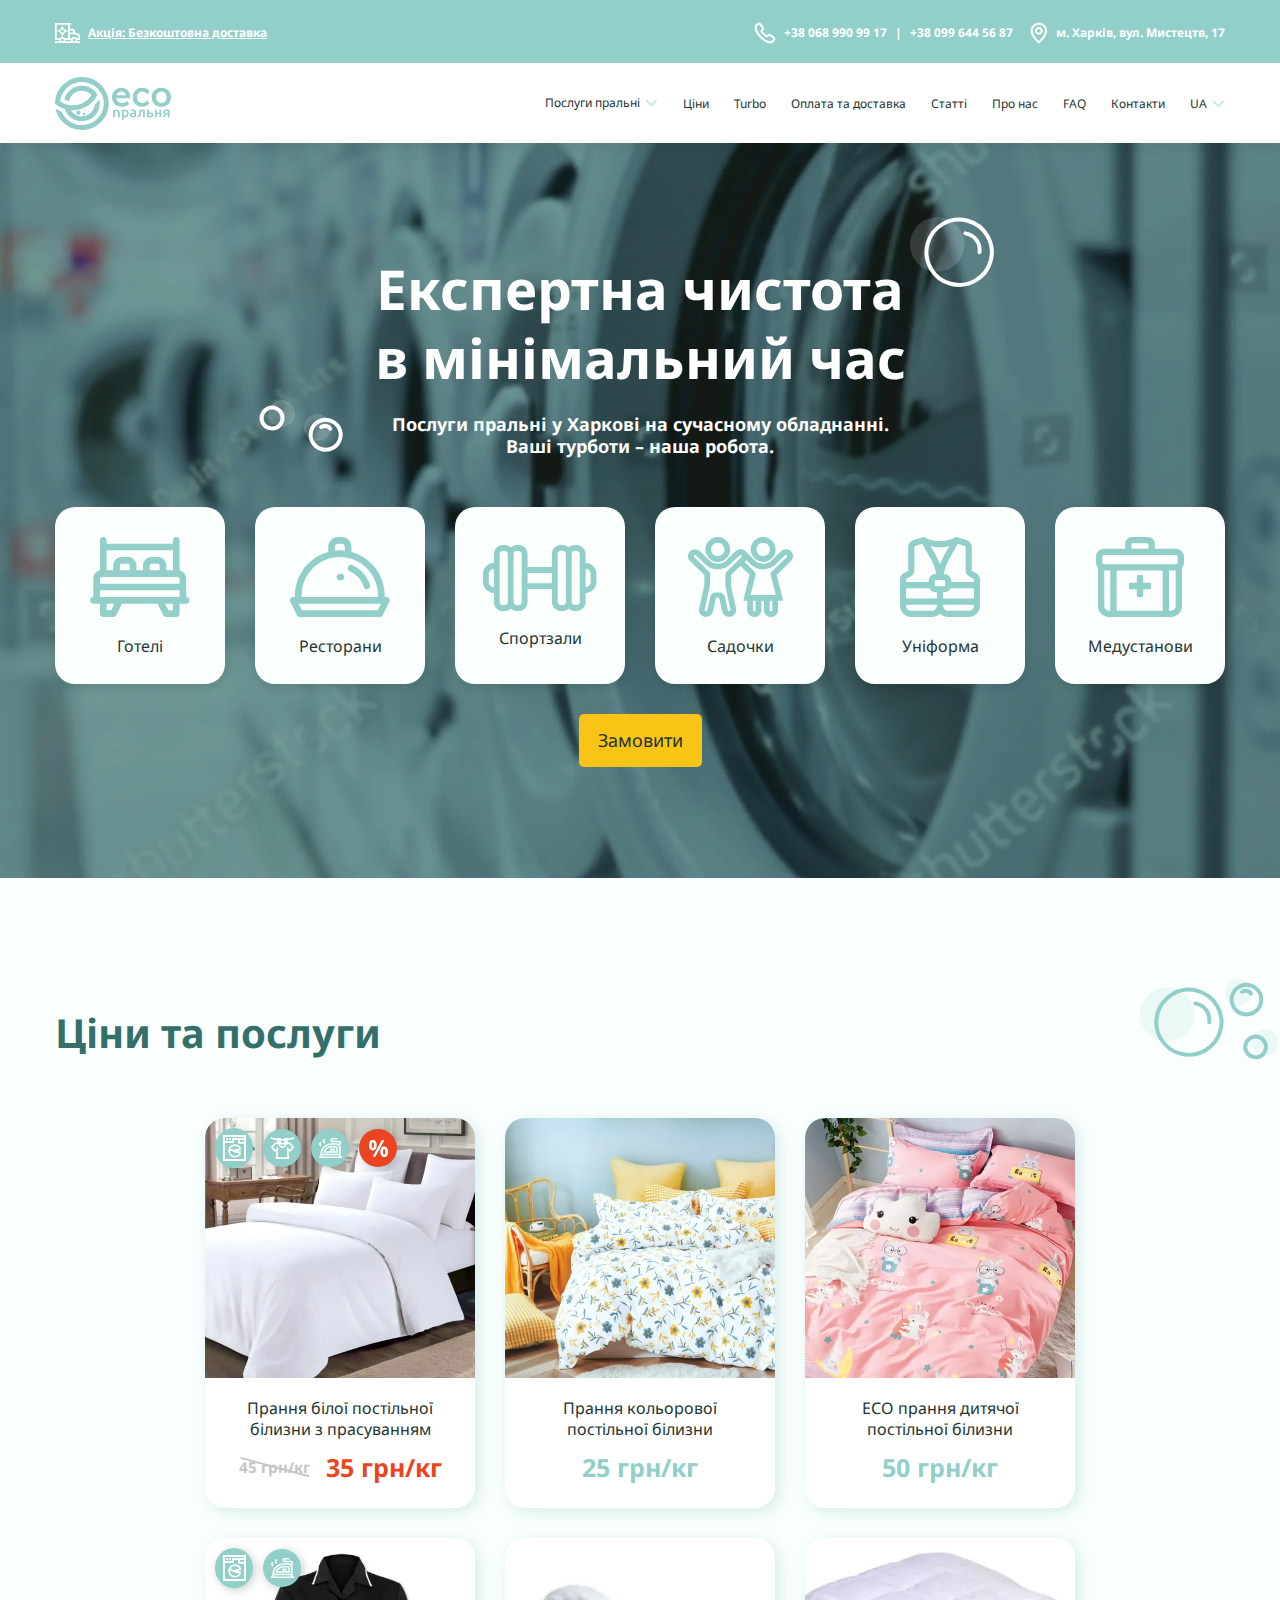
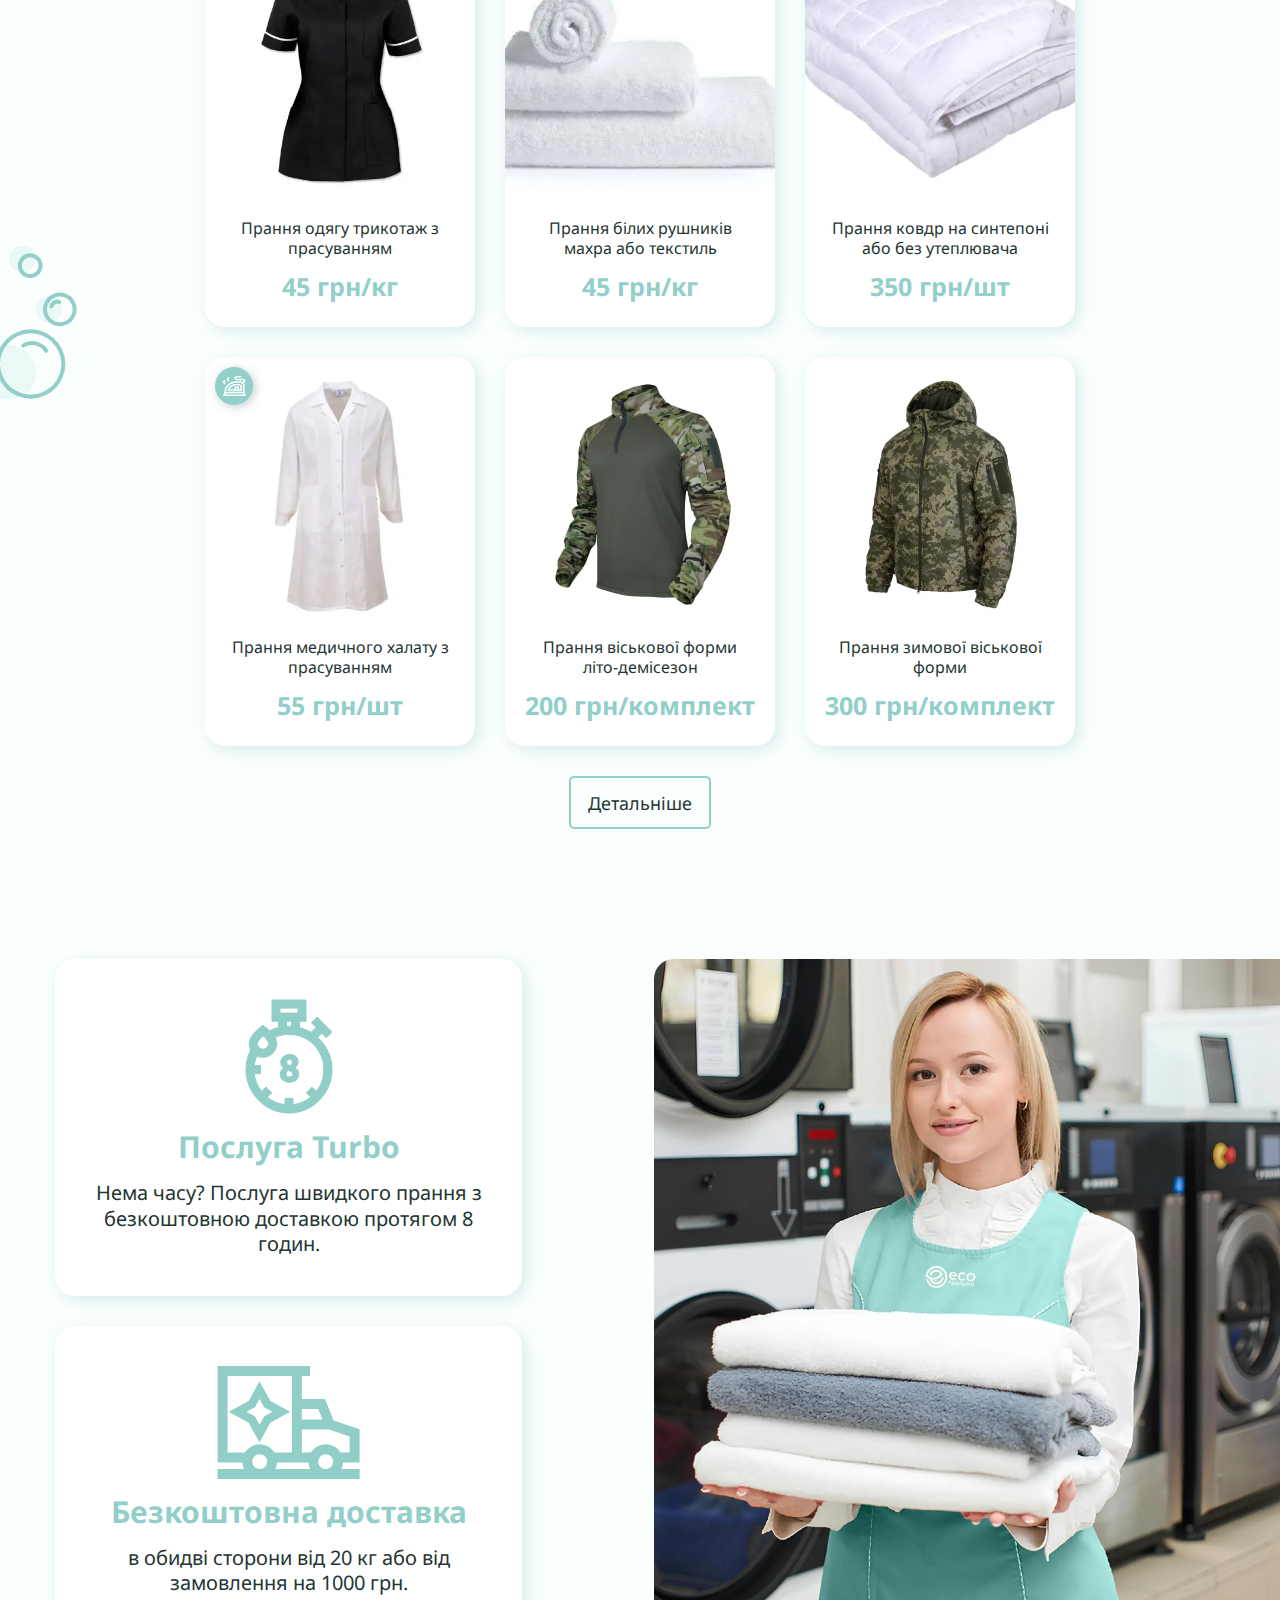
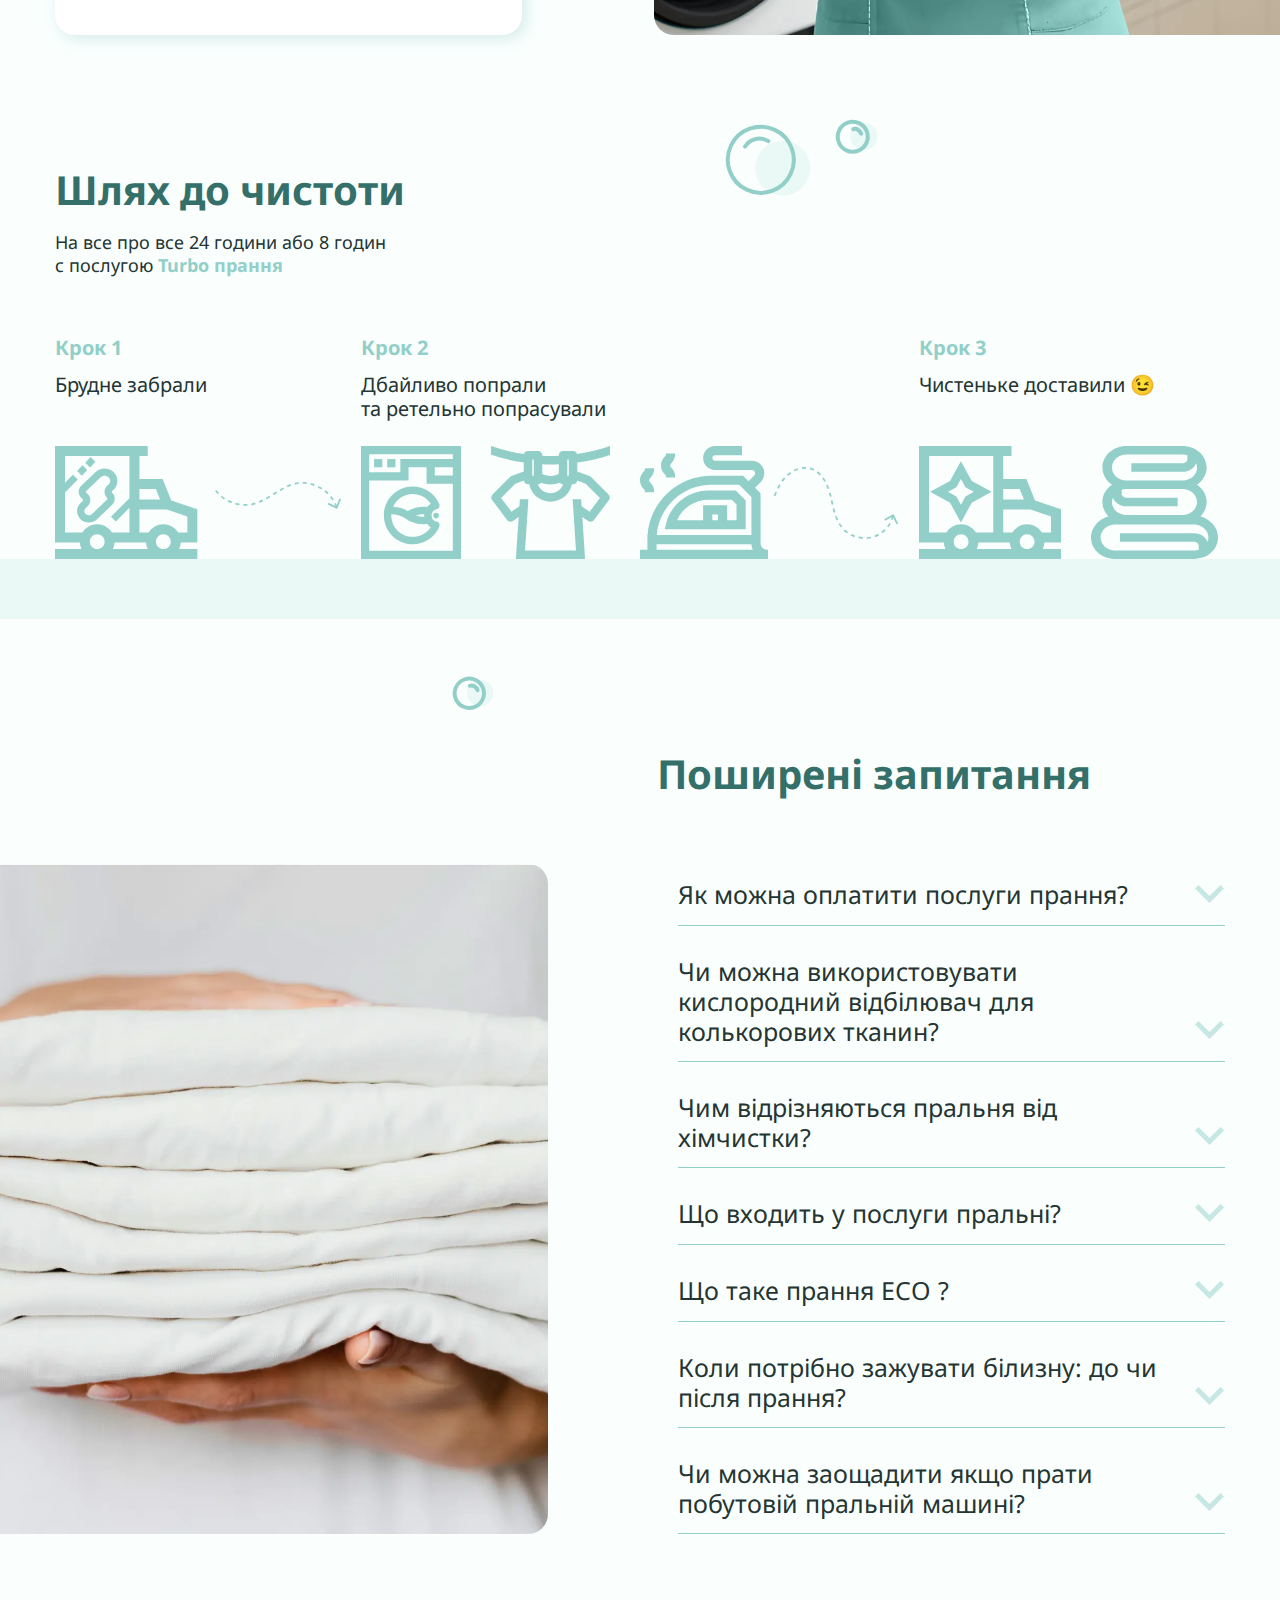
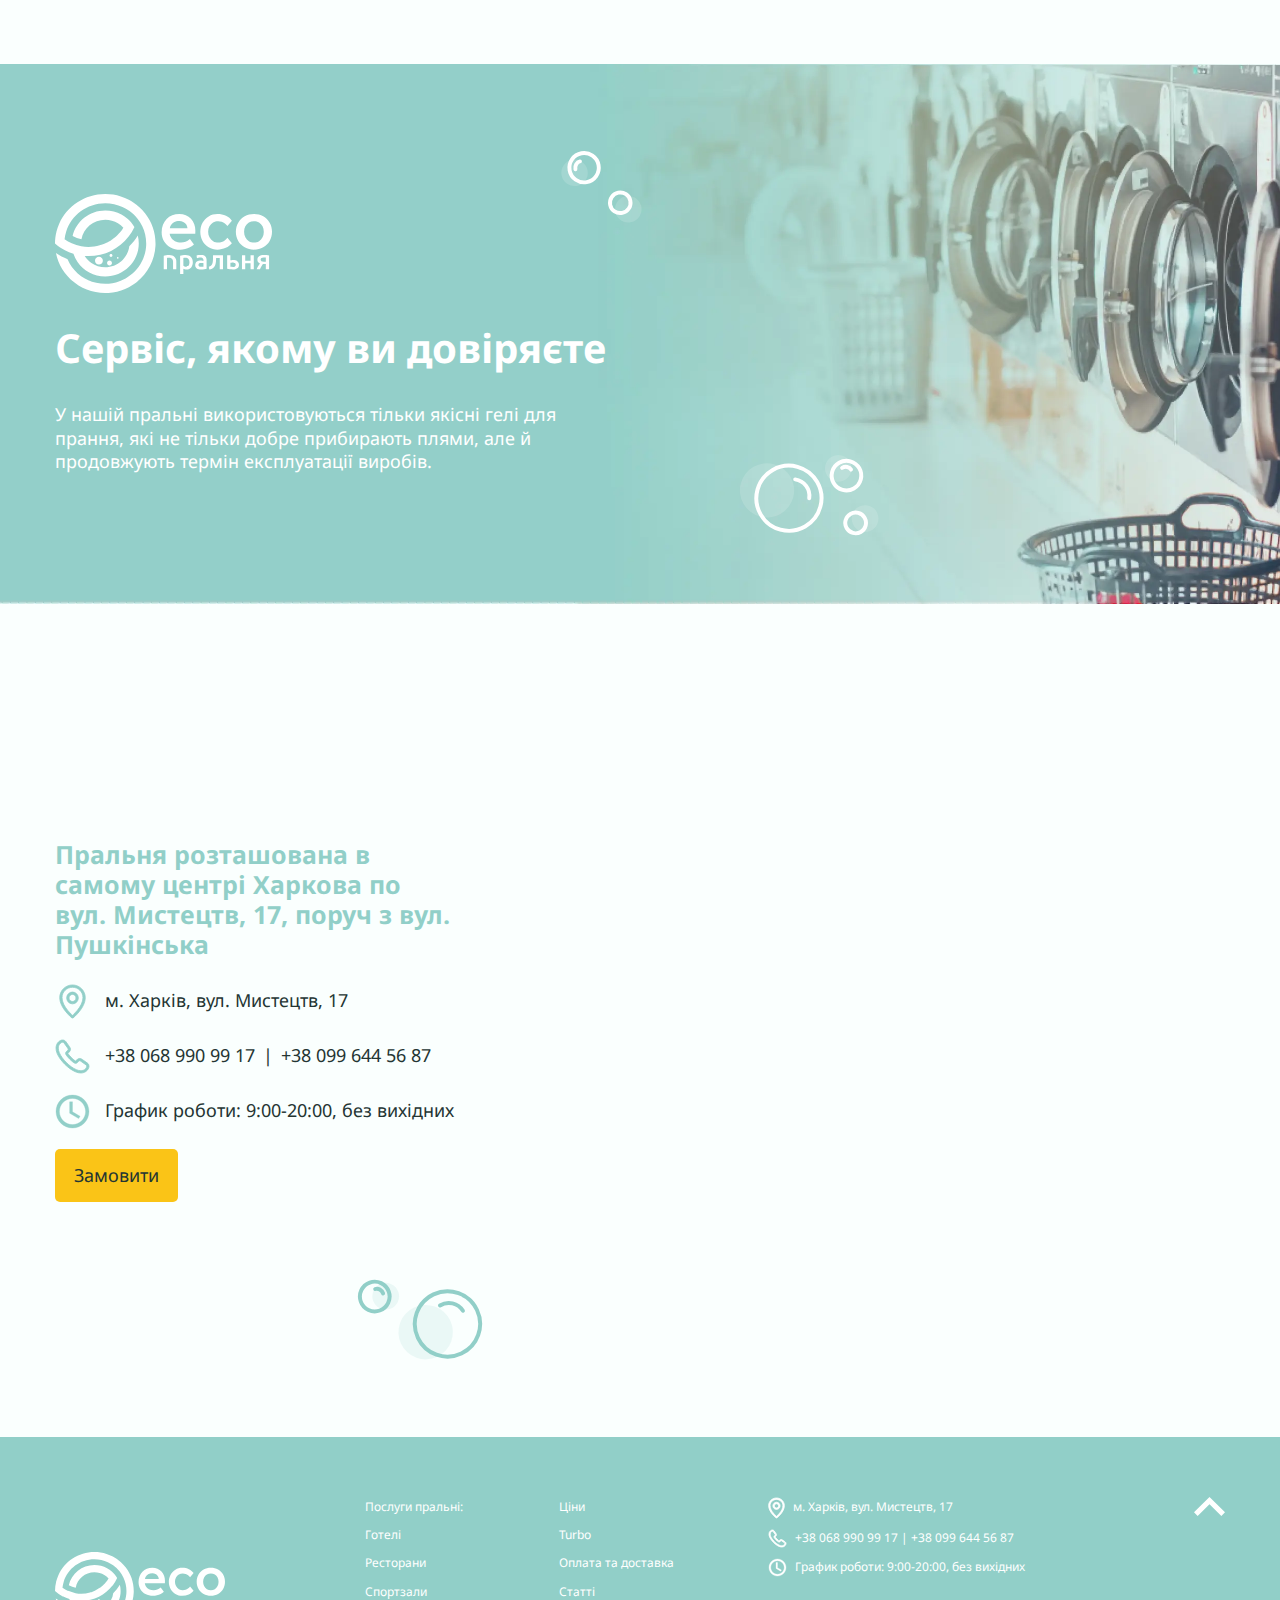
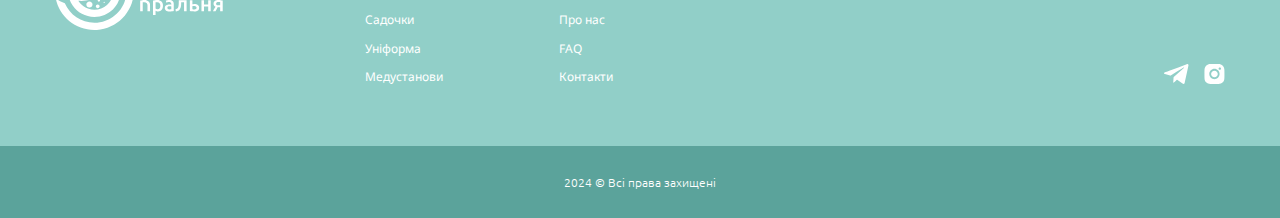
<file: index.html>
<!DOCTYPE html>
<html lang="uk">

<head>
	<title>Головна</title>
	<meta charset="UTF-8">
	<meta name="format-detection" content="telephone=no">
	<!-- <style>body{opacity: 0;}</style> -->
	<link rel="stylesheet" href="css/style.min.css?_v=20240828133415">
	<link rel="shortcut icon" href="favicon.ico">
	<!-- <meta name="robots" content="noindex, nofollow"> -->
	<meta name="viewport" content="width=device-width, initial-scale=1.0">
</head>

<body>
	<div class="wrapper">
		<header class="header">
			<div class="header__top">
				<div class="header__container">
					<a href="" class="header__delivery header__link">
						<svg width="25" height="20" viewBox="0 0 25 20" fill="currentColor" xmlns="http://www.w3.org/2000/svg">
							<path d="M-1.90735e-06 17.0821V0H16.2827V1.76142H14.83V5.83619H18.9052L20.4276 9.65839L25 11.1891V17.0821H22.0904C22.0704 17.4826 21.9721 17.8758 21.8017 18.2386H25V20H-1.90735e-06V18.2386H4.65102C4.4806 17.8765 4.38228 17.4829 4.36227 17.0821H-1.90735e-06ZM10.0151 15.3207H13.0758V1.76142H1.75457V15.3203H4.81523C5.37099 14.4181 6.35936 13.861 7.41534 13.861C8.47132 13.861 9.45969 14.4178 10.0155 15.3203L10.0151 15.3207ZM16.2737 18.2386C16.1033 17.8762 16.0046 17.4826 15.985 17.0821H10.4677C10.4477 17.4829 10.3494 17.8762 10.179 18.2386H16.2741H16.2737ZM16.4373 15.3207C16.993 14.4185 17.9814 13.8613 19.0374 13.8613C20.0934 13.8613 21.0817 14.4181 21.6375 15.3207H23.2451V12.4589L19.6214 11.2459H14.8293V15.3207H16.4373ZM17.7354 16.931C17.7354 17.6524 18.3195 18.2389 19.0377 18.2389C19.756 18.2389 20.3397 17.6524 20.3397 16.931C20.3397 16.2097 19.7556 15.6235 19.0377 15.6235C18.3198 15.6235 17.7354 16.21 17.7354 16.931ZM7.41465 15.6235C6.6964 15.6235 6.11235 16.21 6.11235 16.931C6.11235 17.652 6.6964 18.2389 7.41465 18.2389C8.1329 18.2389 8.71695 17.6524 8.71695 16.931C8.71695 16.2097 8.1329 15.6235 7.41465 15.6235ZM14.8296 7.59796V9.48411H18.4685L17.7175 7.59796H14.8296Z" />
							<path d="M5.46448 6.19548L7.37705 2.68371L9.28962 6.19548L12.7867 8.11627L9.28962 10.0367L7.37705 13.5488L5.46448 10.0367L1.96707 8.11627L5.46448 6.19548ZM6.57463 8.92215L7.37705 10.3957L8.17947 8.92215L9.64633 8.11662L8.17947 7.31074L7.37705 5.83758L6.57463 7.31074L5.10777 8.11662L6.57463 8.92215Z" />
						</svg>
						<span>
							Акцiя: Безкоштовна доставка
						</span>
					</a>
					<div class="header__info">
						<div class="header__phones">
							<svg width="22" height="22" viewBox="0 0 22 22" stroke="currentColor" fill="currentColor" xmlns="http://www.w3.org/2000/svg">
								<path d="M16.0979 21C15.0447 21 13.9357 20.7488 12.7894 20.2651C11.671 19.7907 10.5433 19.1395 9.44362 18.3488C8.35322 17.5488 7.30009 16.6558 6.30289 15.6791C5.315 14.6837 4.42032 13.6326 3.62815 12.5535C2.82665 11.4372 2.1836 10.3209 1.72693 9.24186C1.24231 8.08837 1 6.97209 1 5.92093C1 5.19535 1.13048 4.50698 1.38211 3.86512C1.64306 3.20465 2.06244 2.5907 2.63094 2.06047C3.34856 1.35349 4.16869 1 5.04473 1C5.4082 1 5.78099 1.08372 6.09786 1.23256C6.46132 1.4 6.76887 1.65116 6.99254 1.98605L9.15471 5.02791C9.35042 5.29767 9.49953 5.55814 9.60205 5.8186C9.72321 6.09767 9.78844 6.37674 9.78844 6.64651C9.78844 7 9.68593 7.34419 9.49021 7.66977C9.35042 7.92093 9.13607 8.1907 8.8658 8.46047L8.23206 9.12093C8.24138 9.14884 8.2507 9.16744 8.26002 9.18605C8.37185 9.3814 8.59553 9.71628 9.02423 10.2186C9.48089 10.7395 9.9096 11.214 10.3383 11.6512C10.8882 12.1907 11.3448 12.6186 11.7735 12.9721C12.3048 13.4186 12.6496 13.6419 12.8546 13.7442L12.836 13.7907L13.5163 13.1209C13.8052 12.8326 14.0848 12.6186 14.3551 12.4791C14.8677 12.1628 15.52 12.107 16.1724 12.3767C16.4147 12.4791 16.6757 12.6186 16.9553 12.814L20.0494 15.0093C20.3942 15.2419 20.6459 15.5395 20.795 15.893C20.9348 16.2465 21 16.5721 21 16.8977C21 17.3442 20.8975 17.7907 20.7018 18.2093C20.5061 18.6279 20.2637 18.9907 19.9562 19.3256C19.425 19.9116 18.8472 20.3302 18.1761 20.6C17.5331 20.8605 16.8341 21 16.0979 21ZM5.04473 2.39535C4.53215 2.39535 4.05685 2.6186 3.60019 3.06512C3.17148 3.46512 2.87325 3.90233 2.68686 4.37674C2.49115 4.86047 2.39795 5.37209 2.39795 5.92093C2.39795 6.78605 2.60298 7.72558 3.01305 8.69302C3.43243 9.67907 4.01957 10.7023 4.76514 11.7256C5.51072 12.7488 6.35881 13.7442 7.29077 14.6837C8.22274 15.6047 9.22926 16.4605 10.2637 17.214C11.2703 17.9488 12.3048 18.5442 13.3299 18.9721C14.9236 19.6512 16.4147 19.8093 17.6449 19.2977C18.1202 19.1023 18.5396 18.8047 18.9217 18.3767C19.1361 18.1442 19.3038 17.893 19.4436 17.5954C19.5555 17.3628 19.6114 17.1209 19.6114 16.8791C19.6114 16.7302 19.5834 16.5814 19.5089 16.414C19.4809 16.3581 19.425 16.2558 19.2479 16.1349L16.1538 13.9395C15.9674 13.8093 15.7996 13.7163 15.6412 13.6512C15.4362 13.5674 15.3523 13.4837 15.0354 13.6791C14.849 13.7721 14.6813 13.9116 14.4949 14.0977L13.7866 14.7953C13.4231 15.1488 12.8639 15.2326 12.4352 15.0744L12.1836 14.9628C11.8015 14.7581 11.3541 14.4419 10.8602 14.0233C10.4129 13.6419 9.92824 13.1953 9.3411 12.6186C8.88444 12.1535 8.42777 11.6605 7.95247 11.1116C7.51445 10.6 7.19758 10.1628 7.00186 9.8L6.89003 9.52093C6.83411 9.30698 6.81547 9.18605 6.81547 9.05581C6.81547 8.72093 6.93663 8.42326 7.16962 8.1907L7.86859 7.46512C8.05499 7.27907 8.19478 7.10233 8.28798 6.94419C8.36253 6.82326 8.39049 6.72093 8.39049 6.62791C8.39049 6.55349 8.36254 6.44186 8.31594 6.33023C8.2507 6.1814 8.14818 6.01395 8.01771 5.83721L5.85555 2.78605C5.76235 2.65581 5.65051 2.56279 5.51072 2.49767C5.3616 2.43256 5.20317 2.39535 5.04473 2.39535Z" stroke-width="0.8" />
							</svg>
							<div class="header__phones-body">
								<a href="tel:+380689909917" class="header__link">
									+38 068 990 99 17
								</a>
								<a href="tel:+380996445687" class="header__link">
									+38 099 644 56 87
								</a>
							</div>
						</div>
						<a data-da=".menu__inner, 549.98" href="" class="header__link header__adres">
							<svg width="18" height="22" viewBox="0 0 18 22" fill="currentColor" xmlns="http://www.w3.org/2000/svg">
								<path fill-rule="evenodd" clip-rule="evenodd" d="M8.85713 5.28571C6.88571 5.28571 5.28571 6.88571 5.28571 8.85713C5.28571 10.8286 6.88571 12.4286 8.85713 12.4286C10.8286 12.4286 12.4286 10.8286 12.4286 8.85713C12.4286 6.88571 10.8286 5.28571 8.85713 5.28571ZM6.71428 8.85713C6.71428 7.67142 7.67142 6.71428 8.85713 6.71428C10.0428 6.71428 11 7.67142 11 8.85713C11 10.0428 10.0428 11 8.85713 11C7.67142 11 6.71428 10.0428 6.71428 8.85713Z" />
								<path fill-rule="evenodd" clip-rule="evenodd" d="M8.41428 20.85C8.41428 20.85 8.41428 20.85 8.85713 20.2857L8.41428 20.85C8.67142 21.05 9.04284 21.05 9.29998 20.85L8.85713 20.2857C9.29999 20.85 9.29998 20.85 9.29998 20.85V20.8428H9.30713L9.32143 20.8286C9.34286 20.8143 9.36427 20.8 9.3857 20.7714C9.44284 20.7286 9.52139 20.6643 9.62853 20.5786C9.82853 20.4071 10.1143 20.1571 10.4571 19.8357C11.1428 19.2 12.0643 18.2857 12.9786 17.1714C14.7929 14.9857 16.7143 11.9071 16.7143 8.63566C16.7143 4.39995 13.1786 1 8.85713 1C4.53571 1 1 4.39995 1 8.63566C1 11.9071 2.92141 14.9857 4.7357 17.1714C5.64998 18.2857 6.57143 19.2 7.25714 19.8357C7.6 20.1571 7.88574 20.4071 8.08574 20.5786C8.19288 20.6643 8.27143 20.7286 8.32857 20.7714C8.35 20.8 8.3714 20.8143 8.39283 20.8286L8.40713 20.8428H8.41428V20.85ZM2.42857 8.63566C2.42857 5.22852 5.28571 2.42857 8.85713 2.42857C12.4286 2.42857 15.2857 5.22852 15.2857 8.63566C15.2857 11.3857 13.6357 14.1357 11.8785 16.2643C11.0071 17.3143 10.1428 18.1857 9.48571 18.7857C9.24285 19.0143 9.02856 19.2071 8.85713 19.3571C8.6857 19.2071 8.47141 19.0143 8.22856 18.7857C7.57142 18.1857 6.70715 17.3143 5.83572 16.2643C4.07858 14.1357 2.42857 11.3857 2.42857 8.63566Z" />
								<path d="M8.41428 20.85C8.41428 20.85 8.41428 20.85 8.85713 20.2857M8.41428 20.85L8.85713 20.2857M8.41428 20.85C8.67142 21.05 9.04284 21.05 9.29998 20.85M8.41428 20.85V20.8429H8.40713L8.39283 20.8286C8.3714 20.8143 8.35 20.8 8.32857 20.7714C8.27143 20.7286 8.19288 20.6643 8.08574 20.5786C7.88574 20.4071 7.6 20.1571 7.25714 19.8357C6.57143 19.2 5.64998 18.2857 4.7357 17.1714C2.92141 14.9857 1 11.9071 1 8.63566C1 4.39995 4.53571 1 8.85713 1C13.1786 1 16.7143 4.39995 16.7143 8.63566C16.7143 11.9071 14.7929 14.9857 12.9786 17.1714C12.0643 18.2857 11.1428 19.2 10.4571 19.8357C10.1143 20.1571 9.82853 20.4071 9.62853 20.5786C9.52139 20.6643 9.44284 20.7286 9.3857 20.7714C9.36427 20.8 9.34286 20.8143 9.32143 20.8286L9.30713 20.8429H9.29998V20.85M8.85713 20.2857L9.29998 20.85M8.85713 20.2857C9.29999 20.85 9.29998 20.85 9.29998 20.85M8.85713 5.28571C6.88571 5.28571 5.28571 6.88571 5.28571 8.85713C5.28571 10.8286 6.88571 12.4286 8.85713 12.4286C10.8286 12.4286 12.4286 10.8286 12.4286 8.85713C12.4286 6.88571 10.8286 5.28571 8.85713 5.28571ZM6.71428 8.85713C6.71428 7.67142 7.67142 6.71428 8.85713 6.71428C10.0428 6.71428 11 7.67142 11 8.85713C11 10.0428 10.0428 11 8.85713 11C7.67142 11 6.71428 10.0428 6.71428 8.85713ZM2.42857 8.63566C2.42857 5.22852 5.28571 2.42857 8.85713 2.42857C12.4286 2.42857 15.2857 5.22852 15.2857 8.63566C15.2857 11.3857 13.6357 14.1357 11.8785 16.2643C11.0071 17.3143 10.1428 18.1857 9.48571 18.7857C9.24285 19.0143 9.02856 19.2071 8.85713 19.3571C8.6857 19.2071 8.47141 19.0143 8.22856 18.7857C7.57142 18.1857 6.70715 17.3143 5.83572 16.2643C4.07858 14.1357 2.42857 11.3857 2.42857 8.63566Z" fill="none" stroke="currentColor" stroke-width="0.8" />
							</svg>
							<span>
								м. Харків, вул. Мистецтв, 17
							</span>
						</a>
					</div>
				</div>
			</div>
			<div class="header__container">
				<div class="header__body">
					<a href="" class="header__logo">
						<img src="img/logo.svg" alt="eco logo">
					</a>
					<div class="header__menu menu">
						<button type="button" class="menu__icon icon-menu"><span></span></button>
						<nav class="menu__body">
							<div class="menu__inner">
								<ul class="menu__list">
									<li class="menu__item">
										<a href="" class="menu__link menu__toggle">Послуги пральні</a>
										<ul class="menu__dropdown dropdown-menu">
											<li class="dropdown-menu__item">
												<a href="" class="dropdown-menu__link">Усі послуги</a>
											</li>
											<li class="dropdown-menu__item">
												<a href="" class="dropdown-menu__link">Готелі</a>
											</li>
											<li class="dropdown-menu__item">
												<a href="" class="dropdown-menu__link">Ресторани</a>
											</li>
											<li class="dropdown-menu__item">
												<a href="" class="dropdown-menu__link">Спортзали</a>
											</li>
											<li class="dropdown-menu__item">
												<a href="" class="dropdown-menu__link">Caдoчки</a>
											</li>
											<li class="dropdown-menu__item">
												<a href="" class="dropdown-menu__link">Уніформа</a>
											</li>
											<li class="dropdown-menu__item">
												<a href="" class="dropdown-menu__link">Медустанови</a>
											</li>
										</ul>
									</li>
									<li class="menu__item">
										<a href="" class="menu__link">Цiни</a>
									</li>
									<li class="menu__item">
										<a href="" class="menu__link">Turbo</a>
									</li>
									<li class="menu__item">
										<a href="" class="menu__link">Оплата та доставка</a>
									</li>
									<li class="menu__item">
										<a href="" class="menu__link">Статті</a>
									</li>
									<li class="menu__item">
										<a href="" class="menu__link">Про нас</a>
									</li>
									<li class="menu__item">
										<a href="" class="menu__link">FAQ</a>
									</li>
									<li class="menu__item">
										<a href="" class="menu__link">Контакти</a>
									</li>
								</ul>
							</div>
						</nav>
					</div>
					<div class="header__lang languages">
						<button type="button" class="languages__current">
							UA
						</button>
						<ul class="languages__list">
							<li class="languages__item">
								<a href="" class="languages__link">
									ENG
								</a>
							</li>
							<li class="languages__item">
								<a href="" class="languages__link">
									РУС
								</a>
							</li>
						</ul>
					</div>
				</div>
			</div>
		</header>
		<main class="page">
			<section class="hero">
				<div class="hero__container">
					<div class="hero__info">
						<h1 class="hero__title">
							Експертна чистота
							в мінімальний час
						</h1>
						<p class="hero__text">
							Послуги пральні у Харкові на сучасному обладнанні.
							Ваші турботи – наша робота.
						</p>
					</div>
					<div class="hero__links services-block">
						<a href="" class="services-block__link">
							<div class="services-block__icon">
								<svg width="100" height="80" viewBox="0 0 100 80" fill="currentColor" xmlns="http://www.w3.org/2000/svg">
									<path d="M96.1963 60.0011V41.6682C96.1963 37.6447 93.3433 34.2782 89.5615 33.5038V3.33363C89.5615 1.49291 88.0759 0 86.2442 0C84.4124 0 82.9268 1.49291 82.9268 3.33363V6.66726H16.5868V3.33363C16.5868 1.49291 15.1012 0 13.2694 0C11.4377 0 9.95207 1.49291 9.95207 3.33363V33.5024C6.1718 34.2767 3.31736 37.6433 3.31736 41.6668V59.9996C1.48562 59.9996 0 61.4926 0 63.3333C0 65.174 1.48562 66.6669 3.31736 66.6669H9.95207V76.6664C9.95207 78.5071 11.4377 80 13.2694 80H23.2201C24.4764 80 25.6258 79.2872 26.187 78.1578L31.9045 66.6669H67.6077L73.3251 78.1578C73.8878 79.2872 75.0358 80 76.2921 80H86.2428C88.0745 80 89.5601 78.5071 89.5601 76.6664V66.6669H96.1948C98.0266 66.6669 99.5122 65.174 99.5122 63.3333C99.5122 61.4926 98.0266 59.9996 96.1948 59.9996H96.1963V60.0011ZM82.9283 13.3345V33.3349H76.2935V28.3352C76.2935 23.7405 72.5731 20.0018 68.0009 20.0018H61.3661C56.7939 20.0018 53.0735 23.7405 53.0735 28.3352V33.3349H46.4387V28.3352C46.4387 23.7405 42.7183 20.0018 38.1461 20.0018H31.5113C26.9391 20.0018 23.2187 23.7405 23.2187 28.3352V33.3349H16.5839V13.3345H82.9283ZM69.6602 33.3349H59.7096V28.3352C59.7096 27.4162 60.4531 26.6691 61.3676 26.6691H68.0023C68.9167 26.6691 69.6602 27.4162 69.6602 28.3352V33.3349ZM39.8069 33.3349H29.8562V28.3352C29.8562 27.4162 30.5997 26.6691 31.5142 26.6691H38.1489C39.0633 26.6691 39.8069 27.4162 39.8069 28.3352V33.3349ZM11.6115 40.0022H87.9036C88.818 40.0022 89.5615 40.7493 89.5615 41.6682V46.668H9.9535V41.6682C9.9535 40.7493 10.697 40.0022 11.6115 40.0022ZM9.9535 53.3352H89.5615V60.0025H9.9535V53.3352ZM21.1718 73.3356H16.5882V66.6683H24.4892L21.1718 73.3356ZM82.9297 73.3356H78.3461L75.0287 66.6683H82.9297V73.3356Z" />
								</svg>
							</div>
							<span>
								Готелі
							</span>
						</a>
						<a href="" class="services-block__link">
							<div class="services-block__icon">
								<svg width="100" height="80" viewBox="0 0 100 80" fill="currentColor" xmlns="http://www.w3.org/2000/svg">
									<path d="M99.1961 61.5819C98.5891 60.5983 97.5211 59.9993 96.3698 59.9993H94.7087V58.3332C94.7087 37.5593 80.5855 20.0801 61.4777 14.9215V9.99965C61.4777 4.48577 57.0057 0 51.5086 0H48.1851C42.688 0 38.216 4.48577 38.216 9.99965V14.9215C19.1082 20.0801 4.985 37.5593 4.985 58.3332V59.9993H3.32394C2.1712 59.9993 1.10456 60.5983 0.497638 61.5819C-0.109288 62.5654 -0.164842 63.7927 0.351809 64.8236L6.99744 78.1569C7.5627 79.2867 8.71128 80 9.96957 80H89.7227C90.9824 80 92.131 79.2867 92.6949 78.1569L99.3405 64.8236C99.8572 63.7913 99.8016 62.564 99.1947 61.5819H99.1961ZM44.8616 9.99965C44.8616 8.16076 46.3518 6.66597 48.1851 6.66597H51.5086C53.3419 6.66597 54.8321 8.16076 54.8321 9.99965V13.6273C53.1933 13.4448 51.5336 13.3319 49.8475 13.3319C48.1615 13.3319 46.5018 13.4434 44.863 13.6273V9.99965H44.8616ZM11.6306 58.3318C11.6306 37.1957 28.7746 19.9993 49.8462 19.9993C70.9177 19.9993 88.0617 37.1957 88.0617 58.3318V59.9979H11.6306V58.3318ZM87.6686 73.3312H12.0237L8.70017 66.6653H90.9921L87.6686 73.3312ZM80.023 47.8417C77.3064 39.0165 70.9011 31.8295 62.443 28.1252C60.7486 27.3799 58.8056 28.1615 58.0681 29.8443C57.332 31.53 58.1001 33.497 59.782 34.2326C66.4637 37.1623 71.5261 42.8391 73.669 49.8088C74.1107 51.2409 75.4246 52.159 76.8467 52.159C77.1717 52.159 77.4995 52.113 77.8273 52.0127C79.58 51.4694 80.5633 49.604 80.0244 47.8431H80.023V47.8417ZM51.0961 36.6816C50.6809 36.6621 50.2656 36.6552 49.8462 36.6552C48.0087 36.6552 46.5226 38.1458 46.5226 39.9889C46.5226 41.8319 48.0087 43.3225 49.8462 43.3225C50.167 43.3225 50.485 43.3295 50.8031 43.342C50.8517 43.3448 50.9003 43.3448 50.9517 43.3448C52.7169 43.3448 54.1905 41.9489 54.2682 40.1574C54.3488 38.3185 52.928 36.7624 51.0947 36.6802L51.0961 36.6816Z" />
								</svg>
							</div>
							<span>
								Ресторани
							</span>
						</a>
						<a href="" class="services-block__link">
							<div class="services-block__icon">
								<svg width="110" height="64" viewBox="0 0 110 64" fill="currentColor" xmlns="http://www.w3.org/2000/svg">
									<path d="M32.6547 64C30.7268 64 28.8808 63.3307 27.3172 62.0731L26.8587 61.7053L26.4002 62.0731C24.8339 63.3334 22.9879 63.9987 21.0626 63.9987L19.1279 63.9959C16.8302 63.9959 14.6737 63.0981 13.0495 61.4673C11.424 59.8311 10.53 57.6581 10.5313 55.3472V46.5092C7.71732 46.5092 5.07272 45.4071 3.08558 43.4059C1.09441 41.4033 0 38.7448 0 35.916V28.1449C0 22.3074 4.72585 17.5544 10.5286 17.5517H10.5327V8.71363C10.5327 6.40406 11.4254 4.23241 13.0495 2.59894C14.6737 0.965476 16.8329 0.0662582 19.1266 0.0662582H21.0613C22.9893 0.0662582 24.8339 0.730192 26.3989 1.99045L26.8573 2.3596L27.3158 1.99045C28.8781 0.731544 30.7254 0.0662582 32.6561 0.0662582H34.5868C36.8858 0.0662582 39.0424 0.966829 40.6678 2.603C42.2933 4.23917 43.1874 6.41082 43.1861 8.71633V21.442H66.8126L66.8153 8.65143C66.8153 3.88219 70.6726 0.00270442 75.4132 0.00270442H77.3453C79.206 0.00270442 81.0291 0.685569 82.6183 1.97828L83.0808 2.35555L83.5433 1.97693C85.119 0.684217 86.9838 0 88.9374 0L90.8721 0.00270442C95.4527 0.00270442 99.4687 4.0431 99.4687 8.65007V17.4895C105.276 17.4895 110 22.2425 110 28.0813V35.8551C110 41.694 105.277 46.447 99.47 46.4483V55.2864C99.47 57.5973 98.576 59.7689 96.9532 61.4011C95.3304 63.0332 93.1698 63.9337 90.8748 63.9337H88.9427C87.0161 63.9337 85.1701 63.2698 83.6052 62.0109L83.1467 61.6418L82.6882 62.0109C81.1259 63.2685 79.2786 63.9337 77.3493 63.9337L75.4159 63.9364C73.1223 63.9364 70.9644 63.0332 69.3389 61.3984C67.7134 59.7635 66.8166 57.5905 66.8166 55.285V42.6216H43.1874V55.3499C43.1874 57.6595 42.2947 59.8311 40.6705 61.4646C39.0464 63.0981 36.8885 63.9973 34.5935 63.9973L32.6574 64H32.6547ZM19.0567 58.3829L19.1333 58.3586L21.0653 58.3613C22.7136 58.3613 24.0541 57.0104 24.0541 55.3513V8.71498C24.0541 7.91042 23.7408 7.15453 23.1775 6.58796C22.6142 6.02138 21.8613 5.70632 21.0626 5.70361L19.1293 5.70632C18.3306 5.70632 17.5777 6.02003 17.0144 6.58796C16.4497 7.15453 16.1391 7.90771 16.1378 8.71363V55.3486C16.1418 56.932 17.4298 58.2761 18.9868 58.3532L19.058 58.3829H19.0567ZM32.6547 5.70497C31.8575 5.70497 31.1059 6.01868 30.5399 6.58661C29.9725 7.15724 29.6633 7.91447 29.6633 8.71498L29.6606 55.3513C29.6646 57.0077 31.0064 58.3572 32.6521 58.3613L34.5854 58.3586C35.3854 58.3586 36.1383 58.0435 36.7016 57.4756C37.265 56.9117 37.5755 56.1572 37.5782 55.3513V8.71633C37.5782 7.05582 36.2364 5.70497 34.5908 5.70497H32.6547ZM85.9473 55.3891C86.0024 56.9983 87.324 58.291 88.9374 58.295H90.868C91.6707 58.295 92.4196 57.9813 92.9843 57.4134C93.5503 56.8428 93.8609 56.0869 93.8609 55.285V8.65007C93.8609 7.84822 93.5489 7.09233 92.9843 6.52305C92.4169 5.95377 91.6694 5.64141 90.8748 5.64141L88.9307 5.63871C87.2837 5.64141 85.9432 6.99227 85.9432 8.65143V55.3891H85.9473ZM75.4146 5.64006C73.7649 5.64006 72.4218 6.99092 72.4218 8.65143V55.285C72.4218 56.9401 73.7636 58.291 75.4132 58.295H77.3439C78.1439 58.295 78.8968 57.9813 79.4615 57.4134C80.0262 56.8455 80.3381 56.0896 80.3367 55.2864V8.53514L80.3327 8.52432C80.3018 7.79683 79.9831 7.07881 79.448 6.54063C78.8807 5.97 78.1157 5.64006 77.3466 5.64006H75.4146ZM10.5286 23.1917C7.81412 23.1944 5.60648 25.4161 5.60648 28.1462V35.9173C5.61052 38.5961 7.86521 40.8651 10.53 40.8705V23.1917H10.5273H10.5286ZM99.4687 40.8069C102.183 40.8042 104.394 38.5826 104.394 35.8538V28.08C104.394 26.7602 103.883 25.5162 102.952 24.5804C102.022 23.6447 100.788 23.1282 99.4741 23.1282H99.4673V40.8069H99.4687ZM43.1847 36.9829H66.814V27.078H43.1847V36.9829Z" />
								</svg>
							</div>
							<span>
								Спортзали
							</span>
						</a>
						<a href="" class="services-block__link">
							<div class="services-block__icon">
								<svg width="105" height="80" viewBox="0 0 105 80" fill="currentColor" xmlns="http://www.w3.org/2000/svg">
									<path d="M63.6896 17.3247C64.3133 18.7892 65.202 20.104 66.3329 21.2342C67.4638 22.3644 68.7794 23.2525 70.245 23.8744C71.7573 24.5325 73.3728 24.8668 75.1274 24.8775C76.8244 24.8775 78.4626 24.5552 80.0098 23.8971C81.4981 23.2632 82.8257 22.3523 83.9687 21.1981C85.1224 20.0451 86.0111 18.7063 86.6348 17.207C87.2812 15.6608 87.593 14.0237 87.581 12.3278C87.5689 10.6786 87.2344 9.07495 86.5772 7.55287C85.9535 6.10035 85.0541 4.78558 83.9232 3.65539C82.7923 2.5252 81.4874 1.62506 80.0218 1.00313C78.4988 0.345075 76.894 0.0107 75.1287 0C73.4437 0 71.8055 0.334375 70.2583 0.992426C68.7701 1.6264 67.4304 2.52654 66.2887 3.67947C65.1471 4.83239 64.2571 6.1699 63.6347 7.67057C62.9883 9.21539 62.6657 10.8659 62.6885 12.5498C62.7005 14.1989 63.0351 15.8026 63.6923 17.3247H63.6896ZM68.9641 9.88548C69.2867 9.08966 69.7725 8.3634 70.3842 7.74012C71.0078 7.11685 71.7225 6.63267 72.5189 6.2983C73.338 5.94118 74.2159 5.76731 75.1849 5.76731H75.197C76.0736 5.77935 76.9275 5.95188 77.7359 6.2983C78.5215 6.64471 79.2362 7.11685 79.8478 7.72809C80.4595 8.33932 80.9333 9.05489 81.2786 9.83866C81.6252 10.6465 81.7979 11.4998 81.8099 12.3759C81.8219 13.2867 81.6479 14.1748 81.3027 15.0054C80.9681 15.8012 80.4943 16.5168 79.8719 17.1387C79.2603 17.762 78.5443 18.2462 77.7479 18.5913C76.9168 18.9377 76.0401 19.1102 75.0712 19.1102C74.1945 19.1102 73.3286 18.9257 72.5323 18.5792C71.7359 18.2449 71.0319 17.7607 70.4203 17.1494C69.8086 16.5382 69.3242 15.8347 68.9896 15.0509C68.6429 14.2431 68.4582 13.379 68.4582 12.5016C68.4462 11.5908 68.6202 10.7134 68.9655 9.88414H68.9641V9.88548ZM20.9819 21.2355C22.1128 22.3657 23.4285 23.2538 24.8819 23.8771C26.405 24.5338 28.0097 24.8682 29.7751 24.8802C31.4601 24.8802 33.0982 24.5579 34.6454 23.8998C36.1337 23.2658 37.4734 22.3537 38.615 21.2007C39.758 20.0478 40.6574 18.7103 41.2691 17.2096C41.9155 15.6635 42.238 14.0264 42.2273 12.3304C42.2046 10.6813 41.87 9.07763 41.2236 7.55555C40.5892 6.10168 39.7005 4.78826 38.5695 3.65807C37.4386 2.52788 36.123 1.62774 34.6575 1.0058C33.1451 0.34775 31.5297 0.013375 29.7751 0.002675C28.09 0.002675 26.4505 0.33705 24.9047 0.995101C23.4164 1.62908 22.0767 2.52922 20.9351 3.68214C19.7934 4.83507 18.8927 6.18461 18.281 7.67325C17.6346 9.2194 17.3121 10.8565 17.3228 12.5525C17.3348 14.2016 17.6801 15.8053 18.3266 17.3273C18.9609 18.7919 19.8496 20.1067 20.9806 21.2369H20.9819V21.2355ZM23.6011 9.88681C23.9357 9.07896 24.4202 8.36474 25.0318 7.74146C25.6435 7.11952 26.3595 6.63401 27.1666 6.29963C27.9856 5.94252 28.8636 5.76865 29.8206 5.76865H29.8326C30.7092 5.78068 31.5752 5.95322 32.3836 6.29963C33.1692 6.64605 33.8718 7.11819 34.4835 7.72942C35.0951 8.34066 35.5796 9.05622 35.9142 9.84C36.2608 10.6479 36.4455 11.5012 36.4562 12.3772C36.4562 13.2881 36.2836 14.1762 35.949 15.0068C35.6144 15.8026 35.1299 16.5181 34.5183 17.1401C33.9066 17.7634 33.1799 18.2475 32.3836 18.5926C31.5645 18.939 30.6865 19.1116 29.7175 19.1116C28.8288 19.1116 27.9749 18.927 27.1666 18.5806C26.3823 18.2462 25.6662 17.762 25.0546 17.1508C24.4429 16.5395 23.9692 15.836 23.6239 15.0522C23.2772 14.2444 23.1046 13.3804 23.0925 12.503C23.0805 11.5921 23.2545 10.7147 23.5998 9.88548H23.6011V9.88681ZM104.999 19.1718C105.011 17.3233 104.272 15.5872 102.944 14.2912C101.617 12.9952 99.8512 12.285 97.9588 12.285C96.0663 12.285 94.2889 12.9952 92.9506 14.3032L84.3649 22.7135L84.1681 22.9275C82.2288 25.2494 78.8829 26.6363 75.2237 26.6363C71.5646 26.6363 68.3217 25.2948 66.3717 23.0398L59.1003 15.9149V15.9042L57.9466 14.7767C57.6548 14.4209 57.3135 14.116 56.9201 13.7549C55.6312 12.5725 53.8538 12.0375 52.1073 12.3077C52.0029 12.3077 51.8998 12.3077 51.7954 12.3184C51.0459 12.3973 50.3071 12.5779 49.6259 12.8815C49.4412 12.9604 49.2565 13.05 49.0839 13.1517C48.507 13.4446 47.9757 13.8391 47.5032 14.3019L47.3185 14.4932L45.9801 15.7892L38.9175 22.7108L38.7208 22.9248C36.7815 25.2467 33.4462 26.6337 29.7764 26.6337C26.1066 26.6337 22.8744 25.2922 20.9243 23.0371L12.0375 14.3233C10.6991 13.0152 8.92176 12.305 7.02929 12.305C5.13683 12.305 3.35946 13.0152 2.03179 14.3233L1.86984 14.4932C0.658609 15.7678 -0.0105805 17.4357 0.000126528 19.1945C0.000126528 21.0429 0.726867 22.7683 2.06525 24.0764L16.3993 38.0666V47.9762L11.0899 71.4025C10.398 74.4801 11.9211 77.5243 14.6219 78.9674C15.1988 79.2831 15.8224 79.5091 16.4796 79.6442C18.3266 80.0495 20.2297 79.7231 21.8344 78.7307C23.4271 77.7276 24.5233 76.1948 24.9274 74.3785L27.8531 61.4702C27.9977 60.8323 28.5772 60.3775 29.2464 60.3775H29.8968C30.5674 60.3775 31.1469 60.8323 31.2914 61.4716L34.2064 74.3785C34.6106 76.1935 35.7188 77.7262 37.3115 78.7307C38.9041 79.7231 40.8087 80.0495 42.6556 79.6442C43.3248 79.5091 43.9485 79.2831 44.5133 78.9674C47.2141 77.5243 48.7372 74.4801 48.0439 71.4025L43.1281 49.2508V38.0452L52.2919 29.1054L52.4766 28.9248L52.6613 29.1054L61.583 37.7965L55.3167 63.7132H59.2274V73.0798C59.2274 76.8957 62.4047 80 66.3115 80C70.2182 80 73.3955 76.8957 73.3955 73.0798V63.7132H75.9117V73.0798C75.9117 76.8957 79.0903 80 82.9957 80C86.9011 80 90.0797 76.8957 90.0797 73.0798V63.7132H95.1442L88.6691 37.965L102.934 24.0429C104.261 22.7469 104.988 21.0215 105 19.1731H104.999V19.1718ZM38.3969 34.6948C37.7331 35.3288 37.3583 36.2062 37.3583 37.1237V48.7426L42.4134 72.6076C42.5633 73.3058 42.1136 73.9946 41.4096 74.1404C40.9478 74.2421 40.5905 74.0842 40.4178 73.9719C40.2452 73.8702 39.9441 73.6228 39.841 73.1721L36.7801 59.6151C36.222 57.1434 33.9789 55.3833 31.3878 55.3833H27.7595C25.1697 55.3833 22.9279 57.1421 22.3685 59.6125L19.2982 73.1734C19.1938 73.6241 18.894 73.8716 18.7321 73.9732C18.5474 74.0856 18.2007 74.2434 17.739 74.1417C17.023 73.996 16.5733 73.3071 16.7352 72.609L21.8264 49.1906C21.9402 48.6811 22.0901 40.5383 22.1463 37.1665C22.1624 36.2423 21.7956 35.3569 21.1331 34.7108L6.13927 20.0866C5.89703 19.8499 5.76988 19.5342 5.76988 19.1851C5.76988 18.8588 5.88498 18.5538 6.03488 18.396L6.13927 18.2943C6.36947 18.0683 6.68132 17.9453 7.02796 17.9453C7.3746 17.9453 7.70919 18.0696 7.95144 18.3064L16.596 26.7728C19.6315 30.2222 24.5473 32.2739 29.7764 32.2739C35.0054 32.2739 40.0712 30.154 43.0946 26.5922L46.4646 23.3006L46.6841 23.0866L50.8505 19.0166L51.4849 18.396L51.588 18.2943C51.6348 18.2489 51.6803 18.2154 51.7271 18.182C51.7606 18.1606 51.7834 18.1379 51.8168 18.1272H51.8182C51.865 18.0937 51.9105 18.071 51.9681 18.0483C52.1528 17.9814 52.3602 17.9466 52.5677 17.9693C52.8675 17.9814 53.1793 18.0937 53.3988 18.3077L53.6062 18.511C53.6986 18.6688 53.7561 18.8374 53.7682 19.03C53.7802 19.0755 53.7802 19.1196 53.7802 19.1651C53.7802 19.5035 53.6531 19.8191 53.4001 20.0665L52.2919 21.1379L48.2072 25.129L38.3969 34.7001V34.6948ZM67.6244 73.0784C67.6244 73.786 67.0355 74.3624 66.3101 74.3624C65.5847 74.3624 64.9972 73.7873 64.9972 73.0784V63.7119H67.6244V73.0784ZM84.3087 73.0784C84.3087 73.786 83.7198 74.3624 82.9957 74.3624C82.2716 74.3624 81.6814 73.7873 81.6814 73.0784V63.7119H84.3087V73.0784ZM98.8475 20.0612L83.2018 35.3662C82.6276 35.928 82.3948 36.7425 82.5902 37.5143L87.7804 58.0315H75.9103V58.073H73.3942V58.0315H62.6189L67.4049 38.2084C67.7315 36.8575 67.3179 35.4371 66.3115 34.4567L56.7461 25.1223L56.5614 24.9417L57.4849 24.0403C57.7271 23.8035 57.9466 23.5561 58.1313 23.2966C58.1888 23.2284 58.2357 23.1615 58.2812 23.0826L58.5007 23.2966L62.0434 26.7688C65.0788 30.2182 69.9947 32.2699 75.2224 32.2699C80.4501 32.2699 85.5172 30.15 88.5406 26.5882L97.034 18.2903C97.5185 17.8062 98.3723 17.7941 98.8568 18.2676C99.0991 18.5043 99.2262 18.8093 99.2262 19.1584C99.2262 19.5075 99.087 19.8231 98.8448 20.0599H98.8475V20.0612Z" />
								</svg>
							</div>
							<span>
								Caдoчки
							</span>
						</a>
						<a href="" class="services-block__link">
							<div class="services-block__icon">
								<svg width="80" height="80" viewBox="0 0 80 80" fill="currentColor" xmlns="http://www.w3.org/2000/svg">
									<path d="M76.0184 36.0663L72.3672 34.2207C72.0395 34.0562 71.7928 33.6868 71.7928 33.3188V10.1015C71.7928 7.02514 69.8229 4.27633 66.8702 3.29221L57.3525 0.133574H57.3121C57.2298 0.133574 57.1071 0.133574 57.0249 0.0931303C56.7377 0.0526869 56.4505 -0.0295482 56.2038 0.0108953C56.0811 0.0108953 55.9988 0.0513387 55.8762 0.0931303C55.589 0.133574 55.3422 0.215809 55.0968 0.339836C55.0564 0.339836 54.9741 0.339836 54.9323 0.380279C49.1481 3.45668 43.6093 4.11321 39.9581 4.11321C33.3946 4.11321 28.1835 2.06273 24.984 0.380279C24.9435 0.380279 24.8613 0.380279 24.8195 0.339836C24.5727 0.217157 24.3273 0.175365 24.0806 0.134922C23.9579 0.134922 23.8757 0.0944784 23.753 0.0526869C23.4658 0.0526869 23.219 0.0526868 22.9318 0.134922C22.8496 0.134922 22.7269 0.134922 22.6447 0.175365L13.127 3.334C10.1729 4.31813 8.20439 7.06693 8.20439 10.1433V33.3606C8.20439 33.7704 7.99945 34.0994 7.63002 34.2625L3.97883 36.108C1.51683 37.3389 0 39.7992 0 42.548V68.719C0 74.954 5.04668 80 11.2826 80H31.7956C35.0369 80 37.9492 78.6047 39.9999 76.4315C42.0507 78.6465 44.9644 80 48.2043 80H68.7173C74.9532 80 79.9999 74.954 79.9999 68.719V42.548C79.9999 39.7992 78.4817 37.3389 76.0211 36.108V36.0676H76.0184V36.0663ZM6.15228 51.2433H29.4549C30.6037 53.6632 33.0657 55.3457 35.8957 55.3457H36.9218V61.4985H6.15228V51.2433ZM44.1001 43.0401C44.6745 43.0401 45.1262 43.4917 45.1262 44.066V48.1683C45.1262 48.7426 44.6745 49.1942 44.1001 49.1942H35.8957C35.3214 49.1942 34.8697 48.7426 34.8697 48.1683V44.066C34.8697 43.4917 35.3214 43.0401 35.8957 43.0401H44.1001ZM43.0741 55.3457H44.1001C46.972 55.3457 49.3922 53.6632 50.5409 51.2433H73.8436V61.4985H43.0754V55.3457H43.0741ZM65.6378 10.1015V33.3188C65.6378 36.0676 67.156 38.5279 69.6167 39.7587L73.2678 41.6043C73.5955 41.7688 73.8422 42.1382 73.8422 42.5062V45.0905H51.2785V44.0646C51.2785 40.1268 48.0371 36.8859 44.0988 36.8859H43.8116C44.7136 31.635 46.4785 26.5904 49.1454 21.9137L57.8015 6.73665L64.899 9.11607C65.3088 9.23875 65.596 9.64992 65.596 10.1002H65.6378V10.1015ZM49.4744 8.99339L43.8129 18.8791C42.2543 21.5861 41.0233 24.4172 39.9972 27.3291C38.9712 24.4172 37.7402 21.5861 36.1816 18.8791L30.5201 8.95295C33.3097 9.69172 36.4688 10.2242 39.9972 10.2242C42.4997 10.2242 45.7814 9.93707 49.4744 8.99339ZM6.72666 41.5625L10.3778 39.717C12.8398 38.4861 14.3567 36.0258 14.3567 33.277V10.0598C14.3567 9.60813 14.6439 9.23875 15.0537 9.07563L22.1512 6.6962L30.8073 21.8733C33.4742 26.5499 35.2378 31.5541 36.1411 36.8455H35.8539C31.9156 36.8455 28.6742 40.0863 28.6742 44.0242V45.0501H6.15228V42.4658C6.15228 42.0559 6.35722 41.727 6.72666 41.5639V41.5625ZM31.7929 73.8041H11.2799C8.44978 73.8041 6.15228 71.5069 6.15228 68.6772V67.6513H36.9204V68.6772C36.9204 71.5069 34.6229 73.8041 31.7929 73.8041ZM68.716 73.8041H48.203C45.3729 73.8041 43.0754 71.5069 43.0754 68.6772V67.6513H73.8436V68.6772C73.8436 71.5069 71.5461 73.8041 68.716 73.8041Z" />
								</svg>
							</div>
							<span>
								Уніформа
							</span>
						</a>
						<a href="" class="services-block__link">
							<div class="services-block__icon">
								<svg width="88" height="80" viewBox="0 0 88 80" fill="currentColor" xmlns="http://www.w3.org/2000/svg">
									<path d="M34.2784 52.1707H40.8254V58.6993C40.8254 59.3765 41.3763 59.9259 42.0554 59.9259H45.9432C46.621 59.9259 47.1719 59.3765 47.1719 58.6993V52.1707H53.7188C54.3979 52.1707 54.9489 51.6213 54.9489 50.9441V47.0671C54.9489 46.3913 54.3979 45.8419 53.7188 45.8419H47.1719V39.3119C47.1719 38.6361 46.621 38.0867 45.9432 38.0867H42.0554C41.3763 38.0867 40.8254 38.6361 40.8254 39.3119V45.8419H34.2784C33.6007 45.8419 33.0498 46.3913 33.0498 47.0671V50.9441C33.0498 51.6213 33.6007 52.1707 34.2784 52.1707Z" />
									<path d="M79.9667 11.6322H58.838V7.04267C58.838 3.15893 55.6702 0 51.7756 0H36.2217C32.3284 0 29.1606 3.15893 29.1606 7.04267V11.6322H8.03335C3.60417 11.6322 0 15.2262 0 19.643V25.4605C0 27.3058 0.616376 29.0423 1.78504 30.4838L1.94322 30.6796V69.0804C1.94322 75.1018 6.85514 80 12.8934 80H75.1066C81.1435 80 86.0554 75.1018 86.0554 69.0804V30.6796L86.215 30.4838C87.3823 29.0423 88 27.3058 88 25.4605V19.643C88 15.2262 84.3958 11.6322 79.9667 11.6322ZM35.5085 8.01224C35.5085 7.08482 36.2667 6.3301 37.1967 6.3301H50.8061C51.7361 6.3301 52.4929 7.08482 52.4929 8.01224V11.6322H35.5098V8.01224H35.5085ZM8.29108 69.0804V33.4727H14.2939V73.6726H12.8934C10.3557 73.6726 8.28972 71.6124 8.28972 69.0818L8.29108 69.0804ZM66.7159 33.4714V73.6713H20.6418V33.4727H66.7159V33.4714ZM79.7089 69.0804C79.7089 71.6111 77.6443 73.6713 75.1066 73.6713H73.0651V33.4727H79.7089V69.0818V69.0804ZM81.6535 25.4605C81.6535 26.3879 80.8967 27.1426 79.9667 27.1426H8.03335C7.10333 27.1426 6.3465 26.3879 6.3465 25.4605V19.643C6.3465 18.7156 7.10333 17.9609 8.03335 17.9609H79.9667C80.8967 17.9609 81.6535 18.7156 81.6535 19.643V25.4605Z" />
								</svg>
							</div>
							<span>
								Медустанови
							</span>
						</a>
					</div>
					<button data-popup="#popup" type="button" class="hero__btn button">
						Замовити
					</button>
				</div>
			</section>
			<section class="services">
				<div class="services__container">
					<h2 class="services__title title">
						Цiни та послуги
					</h2>
					<div class="services__items cards-block">
						<a href="" class="cards-block__item card">
							<div class="card__badges">
								<div class="card__badge">
									<img src="img/icons/Icon-10.svg" alt="Image">
								</div>
								<div class="card__badge">
									<img src="img/icons/Icon-16.svg" alt="Image">
								</div>
								<div class="card__badge">
									<img src="img/icons/Icon-12.svg" alt="Image">
								</div>
								<div class="card__sale">
									<img src="img/icons/sale.svg" alt="Image">
								</div>
							</div>
							<div class="card__img">
								<img src="img/products/image-1.webp" alt="Image">
							</div>
							<div class="card__body">
								<div class="card__title">
									Прання білої постільної
									білизни з прасуванням
								</div>
								<div class="card__prices">
									<div class="card__oldprice">
										45 грн/кг
									</div>
									<div class="card__price sale">
										35 грн/кг
									</div>
								</div>
							</div>
						</a>
						<a href="" class="cards-block__item card">
							<div class="card__img">
								<img src="img/products/image-2.webp" alt="Image">
							</div>
							<div class="card__body">
								<div class="card__title">
									Прання кольорової
									постільної білизни
								</div>
								<div class="card__prices">
									<div class="card__price">
										25 грн/кг
									</div>
								</div>
							</div>
						</a>
						<a href="" class="cards-block__item card">
							<div class="card__img">
								<img src="img/products/image-3.webp" alt="Image">
							</div>
							<div class="card__body">
								<div class="card__title">
									ECO прання дитячої
									постільної білизни
								</div>
								<div class="card__prices">
									<div class="card__price">
										50 грн/кг
									</div>
								</div>
							</div>
						</a>
						<a href="" class="cards-block__item card">
							<div class="card__badges">
								<div class="card__badge">
									<img src="img/icons/Icon-10.svg" alt="Image">
								</div>
								<div class="card__badge">
									<img src="img/icons/Icon-12.svg" alt="Image">
								</div>
							</div>
							<div class="card__img">
								<img src="img/products/image-4.webp" alt="Image">
							</div>
							<div class="card__body">
								<div class="card__title">
									Прання одягу трикотаж
									з прасуванням
								</div>
								<div class="card__prices">
									<div class="card__price">
										45 грн/кг
									</div>
								</div>
							</div>
						</a>
						<a href="" class="cards-block__item card">
							<div class="card__img">
								<img src="img/products/image-5.webp" alt="Image">
							</div>
							<div class="card__body">
								<div class="card__title">
									Прання білих рушників
									махра або текстиль
								</div>
								<div class="card__prices">
									<div class="card__price">
										45 грн/кг
									</div>
								</div>
							</div>
						</a>
						<a href="" class="cards-block__item card">
							<div class="card__img">
								<img src="img/products/image-6.webp" alt="Image">
							</div>
							<div class="card__body">
								<div class="card__title">
									Прання ковдр на синтепоні
									або без утеплювача
								</div>
								<div class="card__prices">
									<div class="card__price">
										350 грн/шт
									</div>
								</div>
							</div>
						</a>
						<a href="" class="cards-block__item card">
							<div class="card__badges">
								<div class="card__badge">
									<img src="img/icons/Icon-12.svg" alt="Image">
								</div>
							</div>
							<div class="card__img">
								<img src="img/products/image-7.webp" alt="Image">
							</div>
							<div class="card__body">
								<div class="card__title">
									Прання медичного халату
									з прасуванням
								</div>
								<div class="card__prices">
									<div class="card__price">
										55 грн/шт
									</div>
								</div>
							</div>
						</a>
						<a href="" class="cards-block__item card">
							<div class="card__img">
								<img src="img/products/image-8.webp" alt="Image">
							</div>
							<div class="card__body">
								<div class="card__title">
									Прання віськової форми
									літо-демісезон
								</div>
								<div class="card__prices">
									<div class="card__price">
										200 грн/комплект
									</div>
								</div>
							</div>
						</a>
						<a href="" class="cards-block__item card">
							<div class="card__img">
								<img src="img/products/image-9.webp" alt="Image">
							</div>
							<div class="card__body">
								<div class="card__title">
									Прання зимової
									віськової форми
								</div>
								<div class="card__prices">
									<div class="card__price">
										300 грн/комплект
									</div>
								</div>
							</div>
						</a>
					</div>
					<div class="services__bottom">
						<a href="" class="services__btn button-empty">
							Детальнiше
						</a>
					</div>
				</div>
			</section>
			<section class="features">
				<div class="features__body">
					<div class="features__info">
						<div class="features__card">
							<div class="features__card-icon small">
								<img src="img/icons/turbo.svg" alt="Image">
							</div>
							<h3 class="features__card-title">
								Послуга Turbo
							</h3>
							<p class="features__card-text">
								Нема часу? Послуга швидкого прання
								з безкоштовною доставкою протягом 8 годин.
							</p>
						</div>
						<div class="features__card">
							<div class="features__card-icon">
								<img src="img/icons/delivery.svg" alt="Image">
							</div>
							<h3 class="features__card-title">
								Безкоштовна доставка
							</h3>
							<p class="features__card-text">
								в обидві сторони від 20 кг
								або від замовлення на 1000 грн.
							</p>
						</div>
					</div>
					<div class="features__img">
						<img src="img/features-bg.webp" alt="Image">
					</div>
				</div>
			</section>
			<section class="way">
				<div class="way__container">
					<div class="way__head">
						<h2 class="way__title title">
							Шлях до чистоти
						</h2>
						<p class="way__text">
							На все про все 24 години або 8 годин
							с послугою <a data-popup="#popup-turbo" href="">Turbo прання</a>
						</p>
					</div>
					<div class="way__steps">
						<div class="way__step way__step--1">
							<div class="way__step-body">
								<h4 class="way__step-title">
									Крок 1
								</h4>
								<p class="way__step-text">
									Брудне забрали
								</p>
								<div class="way__step-icon">
									<img src="img/icons/delivery-2.svg" alt="Image">
								</div>
							</div>
						</div>
						<div class="way__step way__step--2">
							<div class="way__step-body">
								<h4 class="way__step-title">
									Крок 2
								</h4>
								<p class="way__step-text">
									Дбайливо попрали <br> та ретельно попрасували
								</p>
								<div class="way__step-icon">
									<img src="img/icons/washing.svg" alt="Image">
								</div>
							</div>
						</div>
						<div class="way__step way__step--3">
							<div class="way__step-body">
								<h4 class="way__step-title">
									Крок 3
								</h4>
								<p class="way__step-text">
									Чистеньке доставили 😉
								</p>
								<div class="way__step-icon">
									<img src="img/icons/delivery-3.svg" alt="Image">
								</div>
							</div>
						</div>
					</div>
				</div>
			</section>
			<section class="faq">
				<div class="faq__wrapper">
					<h2 class="faq__title title">
						Поширенi запитання
					</h2>
					<div class="faq__body">
						<div class="faq__img">
							<img src="img/faq-bg.webp" alt="Image">
						</div>
						<div data-spollers data-one-spoller class="faq__spollers spollers">
							<details class="spollers__item">
								<summary class="spollers__title">
									Як можна оплатити послуги прання?
								</summary>
								<div class="spollers__body">
									У послуги пральні входить огляд виробів на наявність плям, замочування для видалення
									видимих ​​забруднень, прання, сушіння та прасування в деяких випадках.
								</div>
							</details>
							<details class="spollers__item">
								<summary class="spollers__title">
									Чи можна використовувати кислородний відбілювач для колькорових тканин?
								</summary>
								<div class="spollers__body">У послуги пральні входить огляд виробів на наявність плям,
									замочування для видалення видимих ​​забруднень, прання, сушіння та прасування в
									деяких випадках.
								</div>
							</details>
							<details class="spollers__item">
								<summary class="spollers__title">
									Чим відрізняються пральня від хімчистки?
								</summary>
								<div class="spollers__body">
									У послуги пральні входить огляд виробів на наявність плям, замочування для видалення
									видимих ​​забруднень, прання, сушіння та прасування в деяких випадках.
								</div>
							</details>
							<details class="spollers__item">
								<summary class="spollers__title">
									Що входить у послуги пральні?
								</summary>
								<div class="spollers__body">
									У послуги пральні входить огляд виробів на наявність плям, замочування для видалення
									видимих ​​забруднень, прання, сушіння та прасування в деяких випадках.
								</div>
							</details>
							<details class="spollers__item">
								<summary class="spollers__title">
									Що таке прання ECO ?
								</summary>
								<div class="spollers__body">
									У послуги пральні входить огляд виробів на наявність плям, замочування для видалення
									видимих ​​забруднень, прання, сушіння та прасування в деяких випадках.
								</div>
							</details>
							<details class="spollers__item">
								<summary class="spollers__title">
									Коли потрібно зажувати білизну:
									до чи після прання?
								</summary>
								<div class="spollers__body">
									У послуги пральні входить огляд виробів на наявність плям, замочування для видалення
									видимих ​​забруднень, прання, сушіння та прасування в деяких випадках.
								</div>
							</details>
							<details class="spollers__item">
								<summary class="spollers__title">
									Чи можна заощадити якщо прати побутовій пральній машині?
								</summary>
								<div class="spollers__body">
									У послуги пральні входить огляд виробів на наявність плям,
									замочування для видалення видимих ​​забруднень, прання, сушіння та прасування в
									деяких випадках.
								</div>
							</details>
						</div>
					</div>
				</div>
			</section>
			<section class="advantages">
				<div class="advantages__container">
					<div class="advantages__logo">
						<img src="img/logo-white.svg" alt="logo">
					</div>
					<h2 class="advantages__title title">
						Сервіс, якому ви довіряєте
					</h2>
					<p class="advantages__text">
						У нашій пральні використовуються тільки якісні гелі для прання, які не тільки добре прибирають
						плями, але й продовжують термін експлуатації виробів.
					</p>
				</div>
			</section>
			<section class="contacts">
				<div class="contacts__wrapper">
					<div class="contacts__body">
						<div class="contacts__content">
							<h4 class="contacts__title">
								Пральня розташована в самому центрі Харкова
								по вул. Мистецтв, 17,
								поруч з вул. Пушкінська
							</h4>
							<div class="contacts__items">
								<div class="contacts__item">
									<svg width="29" height="37" viewBox="0 0 29 37" fill="none" xmlns="http://www.w3.org/2000/svg">
										<path fill-rule="evenodd" clip-rule="evenodd" d="M14.5 8.49999C11.1127 8.49999 8.36364 11.3 8.36364 14.75C8.36364 18.2 11.1127 21 14.5 21C17.8873 21 20.6364 18.2 20.6364 14.75C20.6364 11.3 17.8873 8.49999 14.5 8.49999ZM10.8182 14.75C10.8182 12.675 12.4627 11 14.5 11C16.5373 11 18.1818 12.675 18.1818 14.75C18.1818 16.825 16.5373 18.5 14.5 18.5C12.4627 18.5 10.8182 16.825 10.8182 14.75Z" fill="#91CFC8" />
										<path fill-rule="evenodd" clip-rule="evenodd" d="M13.7391 35.7375C13.7391 35.7375 13.7391 35.7374 14.5 34.75L13.7391 35.7375C14.1809 36.0875 14.8191 36.0875 15.2609 35.7375L14.5 34.75C15.2609 35.7374 15.2609 35.7375 15.2609 35.7375V35.725H15.2732L15.2978 35.7C15.3346 35.675 15.3714 35.65 15.4082 35.6C15.5064 35.525 15.6413 35.4125 15.8254 35.2625C16.169 34.9625 16.66 34.5249 17.2491 33.9624C18.4273 32.8499 20.0105 31.25 21.5814 29.3C24.6987 25.475 28 20.0874 28 14.3624C28 6.94992 21.925 1 14.5 1C7.075 1 1 6.94992 1 14.3624C1 20.0874 4.30134 25.475 7.41861 29.3C8.98952 31.25 10.5727 32.8499 11.7509 33.9624C12.34 34.5249 12.831 34.9625 13.1746 35.2625C13.3587 35.4125 13.4936 35.525 13.5918 35.6C13.6286 35.65 13.6654 35.675 13.7022 35.7L13.7268 35.725H13.7391V35.7375ZM3.45455 14.3624C3.45455 8.39992 8.36364 3.5 14.5 3.5C20.6364 3.5 25.5455 8.39992 25.5455 14.3624C25.5455 19.1749 22.7104 23.9875 19.6913 27.7125C18.1941 29.55 16.7091 31.075 15.58 32.125C15.1627 32.525 14.7945 32.8624 14.5 33.1249C14.2055 32.8624 13.8373 32.525 13.42 32.125C12.2909 31.075 10.8059 29.55 9.30866 27.7125C6.28957 23.9875 3.45455 19.1749 3.45455 14.3624Z" fill="#91CFC8" />
										<path d="M13.7391 35.7375C13.7391 35.7375 13.7391 35.7374 14.5 34.75M13.7391 35.7375L14.5 34.75M13.7391 35.7375C14.1809 36.0875 14.8191 36.0875 15.2609 35.7375M13.7391 35.7375V35.725H13.7268L13.7022 35.7C13.6654 35.675 13.6286 35.65 13.5918 35.6C13.4936 35.525 13.3587 35.4125 13.1746 35.2625C12.831 34.9625 12.34 34.5249 11.7509 33.9624C10.5727 32.8499 8.98952 31.25 7.41861 29.3C4.30134 25.475 1 20.0874 1 14.3624C1 6.94992 7.075 1 14.5 1C21.925 1 28 6.94992 28 14.3624C28 20.0874 24.6987 25.475 21.5814 29.3C20.0105 31.25 18.4273 32.8499 17.2491 33.9624C16.66 34.5249 16.169 34.9625 15.8254 35.2625C15.6413 35.4125 15.5064 35.525 15.4082 35.6C15.3714 35.65 15.3346 35.675 15.2978 35.7L15.2732 35.725H15.2609V35.7375M14.5 34.75L15.2609 35.7375M14.5 34.75C15.2609 35.7374 15.2609 35.7375 15.2609 35.7375M14.5 8.49999C11.1127 8.49999 8.36364 11.3 8.36364 14.75C8.36364 18.2 11.1127 21 14.5 21C17.8873 21 20.6364 18.2 20.6364 14.75C20.6364 11.3 17.8873 8.49999 14.5 8.49999ZM10.8182 14.75C10.8182 12.675 12.4627 11 14.5 11C16.5373 11 18.1818 12.675 18.1818 14.75C18.1818 16.825 16.5373 18.5 14.5 18.5C12.4627 18.5 10.8182 16.825 10.8182 14.75ZM3.45455 14.3624C3.45455 8.39992 8.36364 3.5 14.5 3.5C20.6364 3.5 25.5455 8.39992 25.5455 14.3624C25.5455 19.1749 22.7104 23.9875 19.6913 27.7125C18.1941 29.55 16.7091 31.075 15.58 32.125C15.1627 32.525 14.7945 32.8624 14.5 33.1249C14.2055 32.8624 13.8373 32.525 13.42 32.125C12.2909 31.075 10.8059 29.55 9.30866 27.7125C6.28957 23.9875 3.45455 19.1749 3.45455 14.3624Z" stroke="#91CFC8" stroke-width="0.8" />
									</svg>
									<span>м. Харків, вул. Мистецтв, 17</span>
								</div>
								<div class="contacts__item">
									<svg width="35" height="35" viewBox="0 0 35 35" fill="none" xmlns="http://www.w3.org/2000/svg">
										<path d="M25.9115 34C24.1738 34 22.3439 33.5856 20.4525 32.7874C18.6072 32.0047 16.7465 30.9302 14.932 29.6256C13.1328 28.3056 11.3952 26.8321 9.74977 25.2205C8.11976 23.5781 6.64352 21.8437 5.33644 20.0633C4.01398 18.2214 2.95294 16.3795 2.19944 14.5991C1.39981 12.6958 1 10.854 1 9.11954C1 7.92233 1.21528 6.78651 1.63048 5.72744C2.06104 4.63767 2.75303 3.62465 3.69105 2.74977C4.87512 1.58326 6.22833 1 7.67381 1C8.27353 1 8.88863 1.13814 9.41146 1.38372C10.0112 1.66 10.5186 2.07442 10.8877 2.62698L14.4553 7.64605C14.7782 8.09116 15.0242 8.52093 15.1934 8.9507C15.3933 9.41116 15.5009 9.87163 15.5009 10.3167C15.5009 10.9 15.3318 11.4679 15.0089 12.0051C14.7782 12.4195 14.4245 12.8647 13.9786 13.3098L12.9329 14.3995C12.9483 14.4456 12.9637 14.4763 12.979 14.507C13.1636 14.8293 13.5326 15.3819 14.24 16.2107C14.9935 17.0702 15.7008 17.853 16.4082 18.5744C17.3155 19.4647 18.069 20.1707 18.7763 20.754C19.6528 21.4907 20.2218 21.8591 20.5601 22.0279L20.5294 22.1047L21.6519 20.9995C22.1286 20.5237 22.5899 20.1707 23.0359 19.9405C23.8816 19.4186 24.9581 19.3265 26.0345 19.7716C26.4343 19.9405 26.8649 20.1707 27.3262 20.493L32.4315 24.1153C33.0005 24.4991 33.4157 24.9902 33.6617 25.5735C33.8924 26.1567 34 26.694 34 27.2312C34 27.9679 33.8308 28.7047 33.5079 29.3953C33.185 30.086 32.7852 30.6847 32.2777 31.2372C31.4012 32.2042 30.4478 32.8949 29.3406 33.34C28.2796 33.7698 27.1263 34 25.9115 34ZM7.67381 3.30233C6.82805 3.30233 6.0438 3.6707 5.29031 4.40744C4.58294 5.06744 4.09087 5.78884 3.78332 6.57163C3.46039 7.36977 3.30662 8.21395 3.30662 9.11954C3.30662 10.547 3.64492 12.0972 4.32153 13.6935C5.01351 15.3205 5.98229 17.0088 7.21249 18.6972C8.44268 20.3856 9.84203 22.0279 11.3798 23.5781C12.9175 25.0977 14.5783 26.5098 16.2852 27.753C17.9459 28.9656 19.6528 29.9479 21.3444 30.654C23.9739 31.7744 26.4343 32.0353 28.4641 31.1912C29.2484 30.8688 29.9404 30.3777 30.5708 29.6716C30.9245 29.2879 31.2013 28.8735 31.432 28.3823C31.6165 27.9986 31.7088 27.5995 31.7088 27.2005C31.7088 26.9549 31.6626 26.7093 31.5396 26.433C31.4935 26.3409 31.4012 26.1721 31.109 25.9726L26.0037 22.3502C25.6962 22.1353 25.4194 21.9819 25.158 21.8744C24.8197 21.7363 24.6813 21.5981 24.1584 21.9205C23.8509 22.074 23.5741 22.3042 23.2665 22.6112L22.0979 23.7623C21.4981 24.3456 20.5755 24.4837 19.8681 24.2228L19.4529 24.0386C18.8225 23.7009 18.0843 23.1791 17.2693 22.4884C16.5312 21.8591 15.7316 21.1223 14.7628 20.1707C14.0093 19.4033 13.2558 18.5898 12.4716 17.6842C11.7488 16.84 11.226 16.1186 10.9031 15.52L10.7185 15.0595C10.6263 14.7065 10.5955 14.507 10.5955 14.2921C10.5955 13.7395 10.7954 13.2484 11.1799 12.8647L12.3332 11.6674C12.6407 11.3605 12.8714 11.0688 13.0252 10.8079C13.1482 10.6084 13.1943 10.4395 13.1943 10.286C13.1943 10.1633 13.1482 9.97907 13.0713 9.79488C12.9637 9.5493 12.7945 9.27302 12.5792 8.9814L9.01165 3.94698C8.85788 3.73209 8.67335 3.5786 8.44268 3.47116C8.19665 3.36372 7.93523 3.30233 7.67381 3.30233Z" fill="#91CFC8" stroke="#91CFC8" stroke-width="0.8" />
									</svg>
									<div class="contacts__item-links">
										<a href="tel:+380689909917">+38 068 990 99 17</a>
										<span>|</span>
										<a href="tel:+380996445687">+38 099 644 56 87</a>
									</div>
								</div>
								<div class="contacts__item">
									<svg width="35" height="35" viewBox="0 0 35 35" fill="none" xmlns="http://www.w3.org/2000/svg">
										<path d="M17.5 7.82759H14.6552V19.2069L23.6543 24.6216L25.0862 22.2793L17.5 17.7845V7.82759Z" fill="#91CFC8" />
										<path fill-rule="evenodd" clip-rule="evenodd" d="M17.5 30.5862C24.7273 30.5862 30.5862 24.7273 30.5862 17.5C30.5862 10.2727 24.7273 4.41379 17.5 4.41379C10.2727 4.41379 4.41379 10.2727 4.41379 17.5C4.41379 24.7273 10.2727 30.5862 17.5 30.5862ZM17.5 34C26.6127 34 34 26.6127 34 17.5C34 8.3873 26.6127 1 17.5 1C8.3873 1 1 8.3873 1 17.5C1 26.6127 8.3873 34 17.5 34Z" fill="#91CFC8" />
										<path d="M17.5 7.82759H14.6552V19.2069L23.6543 24.6216L25.0862 22.2793L17.5 17.7845V7.82759Z" stroke="#91CFC8" stroke-width="0.3" />
										<path fill-rule="evenodd" clip-rule="evenodd" d="M17.5 30.5862C24.7273 30.5862 30.5862 24.7273 30.5862 17.5C30.5862 10.2727 24.7273 4.41379 17.5 4.41379C10.2727 4.41379 4.41379 10.2727 4.41379 17.5C4.41379 24.7273 10.2727 30.5862 17.5 30.5862ZM17.5 34C26.6127 34 34 26.6127 34 17.5C34 8.3873 26.6127 1 17.5 1C8.3873 1 1 8.3873 1 17.5C1 26.6127 8.3873 34 17.5 34Z" stroke="#91CFC8" stroke-width="0.3" />
									</svg>
									<span>График роботи: 9:00-20:00, без вихідних </span>
								</div>
							</div>
							<button data-popup="#popup" type="button" class="contacts__btn button">
								Замовити
							</button>
						</div>
						<div class="contacts__map">
							<iframe src="https://www.google.com/maps/embed?pb=!1m18!1m12!1m3!1d2564.6601062008363!2d36.247235499999995!3d49.99898160000001!2m3!1f0!2f0!3f0!3m2!1i1024!2i768!4f13.1!3m3!1m2!1s0x4127a0e9ea7cd8ad%3A0x1eaabb4feb0c0918!2z0LLRg9C70LjRhtGPINCc0LjRgdGC0LXRhtGC0LIsIDE3LCDQpdCw0YDQutGW0LIsINCl0LDRgNC60ZbQstGB0YzQutCwINC-0LHQu9Cw0YHRgtGMLCA2MTAwMA!5e0!3m2!1suk!2sua!4v1724506200311!5m2!1suk!2sua" style="border:0;" allowfullscreen="" loading="lazy" referrerpolicy="no-referrer-when-downgrade"></iframe>
						</div>
					</div>
				</div>
			</section>
		</main>
		<footer class="footer">
			<div class="footer__container">
				<div class="footer__body">
					<div class="footer__left">
						<a href="" class="footer__logo">
							<img src="img/logo-white.svg" alt="logo">
						</a>
					</div>
					<div class="footer__nav">
						<ul class="footer__nav-list">
							<li class="footer__nav-item">
								<a href="" class="footer__nav-link">
									Послуги пральні:
								</a>
							</li>
							<li class="footer__nav-item">
								<a href="" class="footer__nav-link">
									Готелі
								</a>
							</li>
							<li class="footer__nav-item">
								<a href="" class="footer__nav-link">
									Ресторани
								</a>
							</li>
							<li class="footer__nav-item">
								<a href="" class="footer__nav-link">
									Спортзали
								</a>
							</li>
							<li class="footer__nav-item">
								<a href="" class="footer__nav-link">
									Садочки
								</a>
							</li>
							<li class="footer__nav-item">
								<a href="" class="footer__nav-link">
									Уніформа
								</a>
							</li>
							<li class="footer__nav-item">
								<a href="" class="footer__nav-link">
									Медустанови
								</a>
							</li>
						</ul>
						<ul class="footer__nav-list">
							<li class="footer__nav-item">
								<a href="" class="footer__nav-link">
									Цiни
								</a>
							</li>
							<li class="footer__nav-item">
								<a href="" class="footer__nav-link">
									Turbo
								</a>
							</li>
							<li class="footer__nav-item">
								<a href="" class="footer__nav-link">
									Оплата та доставка
								</a>
							</li>
							<li class="footer__nav-item">
								<a href="" class="footer__nav-link">
									Статті
								</a>
							</li>
							<li class="footer__nav-item">
								<a href="" class="footer__nav-link">
									Про нас
								</a>
							</li>
							<li class="footer__nav-item">
								<a href="" class="footer__nav-link">
									FAQ
								</a>
							</li>
							<li class="footer__nav-item">
								<a href="" class="footer__nav-link">
									Контакти
								</a>
							</li>
						</ul>
						<div class="footer__nav-contacts">
							<div class="footer__nav-contact">
								<svg width="17" height="22" viewBox="0 0 17 22" fill="none" xmlns="http://www.w3.org/2000/svg">
									<path fill-rule="evenodd" clip-rule="evenodd" d="M8.49995 5.28571C6.52853 5.28571 4.92853 6.88571 4.92853 8.85713C4.92853 10.8286 6.52853 12.4286 8.49995 12.4286C10.4714 12.4286 12.0714 10.8286 12.0714 8.85713C12.0714 6.88571 10.4714 5.28571 8.49995 5.28571ZM6.3571 8.85713C6.3571 7.67142 7.31424 6.71428 8.49995 6.71428C9.68567 6.71428 10.6428 7.67142 10.6428 8.85713C10.6428 10.0428 9.68567 11 8.49995 11C7.31424 11 6.3571 10.0428 6.3571 8.85713Z" fill="white" />
									<path fill-rule="evenodd" clip-rule="evenodd" d="M8.0571 20.85C8.0571 20.85 8.0571 20.85 8.49995 20.2857L8.0571 20.85C8.31424 21.05 8.68567 21.05 8.94281 20.85L8.49995 20.2857C8.94281 20.85 8.94281 20.85 8.94281 20.85V20.8428H8.94996L8.96426 20.8286C8.98569 20.8143 9.00709 20.8 9.02852 20.7714C9.08566 20.7286 9.16421 20.6643 9.27135 20.5786C9.47135 20.4071 9.75709 20.1571 10.0999 19.8357C10.7857 19.2 11.7071 18.2857 12.6214 17.1714C14.4357 14.9857 16.3571 11.9071 16.3571 8.63566C16.3571 4.39995 12.8214 1 8.49995 1C4.17853 1 0.642822 4.39995 0.642822 8.63566C0.642822 11.9071 2.56423 14.9857 4.37852 17.1714C5.2928 18.2857 6.21425 19.2 6.89996 19.8357C7.24282 20.1571 7.52856 20.4071 7.72856 20.5786C7.8357 20.6643 7.91425 20.7286 7.97139 20.7714C7.99282 20.8 8.01422 20.8143 8.03565 20.8286L8.04995 20.8428H8.0571V20.85ZM2.07139 8.63566C2.07139 5.22852 4.92853 2.42857 8.49995 2.42857C12.0714 2.42857 14.9285 5.22852 14.9285 8.63566C14.9285 11.3857 13.2785 14.1357 11.5214 16.2643C10.6499 17.3143 9.78567 18.1857 9.12853 18.7857C8.88567 19.0143 8.67138 19.2071 8.49995 19.3571C8.32853 19.2071 8.11424 19.0143 7.87138 18.7857C7.21424 18.1857 6.34997 17.3143 5.47854 16.2643C3.7214 14.1357 2.07139 11.3857 2.07139 8.63566Z" fill="white" />
									<path d="M8.0571 20.85C8.0571 20.85 8.0571 20.85 8.49995 20.2857M8.0571 20.85L8.49995 20.2857M8.0571 20.85C8.31424 21.05 8.68566 21.05 8.94281 20.85M8.0571 20.85V20.8429H8.04995L8.03565 20.8286C8.01422 20.8143 7.99282 20.8 7.97139 20.7714C7.91425 20.7286 7.8357 20.6643 7.72856 20.5786C7.52856 20.4071 7.24282 20.1571 6.89996 19.8357C6.21425 19.2 5.2928 18.2857 4.37852 17.1714C2.56423 14.9857 0.642822 11.9071 0.642822 8.63566C0.642822 4.39995 4.17853 1 8.49995 1C12.8214 1 16.3571 4.39995 16.3571 8.63566C16.3571 11.9071 14.4357 14.9857 12.6214 17.1714C11.7071 18.2857 10.7857 19.2 10.0999 19.8357C9.75709 20.1571 9.47135 20.4071 9.27135 20.5786C9.16421 20.6643 9.08566 20.7286 9.02852 20.7714C9.00709 20.8 8.98569 20.8143 8.96426 20.8286L8.94996 20.8429H8.94281V20.85M8.49995 20.2857L8.94281 20.85M8.49995 20.2857C8.94281 20.85 8.94281 20.85 8.94281 20.85M8.49995 5.28571C6.52853 5.28571 4.92853 6.88571 4.92853 8.85713C4.92853 10.8286 6.52853 12.4286 8.49995 12.4286C10.4714 12.4286 12.0714 10.8286 12.0714 8.85713C12.0714 6.88571 10.4714 5.28571 8.49995 5.28571ZM6.3571 8.85713C6.3571 7.67142 7.31424 6.71428 8.49995 6.71428C9.68567 6.71428 10.6428 7.67142 10.6428 8.85713C10.6428 10.0428 9.68567 11 8.49995 11C7.31424 11 6.3571 10.0428 6.3571 8.85713ZM2.07139 8.63566C2.07139 5.22852 4.92853 2.42857 8.49995 2.42857C12.0714 2.42857 14.9285 5.22852 14.9285 8.63566C14.9285 11.3857 13.2785 14.1357 11.5214 16.2643C10.6499 17.3143 9.78567 18.1857 9.12853 18.7857C8.88567 19.0143 8.67138 19.2071 8.49995 19.3571C8.32853 19.2071 8.11424 19.0143 7.87138 18.7857C7.21424 18.1857 6.34997 17.3143 5.47854 16.2643C3.7214 14.1357 2.07139 11.3857 2.07139 8.63566Z" stroke="white" stroke-width="0.8" />
								</svg>
								<span>м. Харків, вул. Мистецтв, 17</span>
							</div>
							<div class="footer__nav-contact">
								<svg width="19" height="19" viewBox="0 0 19 19" fill="none" xmlns="http://www.w3.org/2000/svg">
									<path d="M13.8332 18C12.938 18 11.9953 17.7865 11.021 17.3753C10.0704 16.9721 9.11184 16.4186 8.17707 15.7465C7.25023 15.0665 6.35508 14.3074 5.50746 13.4772C4.66775 12.6312 3.90727 11.7377 3.23392 10.8205C2.55266 9.87163 2.00606 8.92279 1.61789 8.00558C1.20596 7.02512 1 6.07628 1 5.18279C1 4.56605 1.1109 3.98093 1.32479 3.43535C1.5466 2.87395 1.90308 2.35209 2.3863 1.9014C2.99627 1.30047 3.69338 1 4.43802 1C4.74697 1 5.06384 1.07116 5.33318 1.19767C5.64213 1.34 5.90354 1.55349 6.09366 1.83814L7.9315 4.42372C8.09786 4.65302 8.2246 4.87442 8.31174 5.09581C8.41472 5.33302 8.47018 5.57023 8.47018 5.79954C8.47018 6.1 8.38304 6.39256 8.21668 6.6693C8.09786 6.88279 7.91566 7.11209 7.68593 7.3414L7.14725 7.90279C7.15517 7.92651 7.16309 7.94233 7.17102 7.95814C7.26608 8.12419 7.4562 8.40884 7.8206 8.83581C8.20876 9.27861 8.57316 9.68186 8.93756 10.0535C9.40494 10.5121 9.7931 10.8758 10.1575 11.1763C10.609 11.5558 10.9021 11.7456 11.0764 11.8326L11.0606 11.8721L11.6389 11.3028C11.8844 11.0577 12.1221 10.8758 12.3518 10.7572C12.7875 10.4884 13.342 10.4409 13.8966 10.6702C14.1025 10.7572 14.3243 10.8758 14.562 11.0419L17.192 12.9079C17.4851 13.1056 17.699 13.3586 17.8257 13.6591C17.9445 13.9595 18 14.2363 18 14.513C18 14.8926 17.9129 15.2721 17.7465 15.6279C17.5801 15.9837 17.3742 16.2921 17.1128 16.5767C16.6612 17.0749 16.1701 17.4307 15.5997 17.66C15.0531 17.8814 14.459 18 13.8332 18ZM4.43802 2.18605C4.00233 2.18605 3.59832 2.37581 3.21016 2.75535C2.84576 3.09535 2.59226 3.46698 2.43383 3.87023C2.26747 4.2814 2.18826 4.71628 2.18826 5.18279C2.18826 5.91814 2.36254 6.71674 2.71109 7.53907C3.06757 8.37721 3.56664 9.24698 4.20037 10.1167C4.83411 10.9865 5.55499 11.8326 6.34716 12.6312C7.13933 13.414 7.99487 14.1414 8.87418 14.7819C9.72973 15.4065 10.609 15.9126 11.4804 16.2763C12.835 16.8535 14.1025 16.9879 15.1482 16.553C15.5522 16.387 15.9087 16.134 16.2335 15.7702C16.4157 15.5726 16.5582 15.3591 16.6771 15.106C16.7721 14.9084 16.8197 14.7028 16.8197 14.4972C16.8197 14.3707 16.7959 14.2442 16.7325 14.1019C16.7088 14.0544 16.6612 13.9674 16.5107 13.8647L13.8807 11.9986C13.7223 11.8879 13.5797 11.8088 13.445 11.7535C13.2707 11.6823 13.1994 11.6112 12.9301 11.7772C12.7717 11.8563 12.6291 11.9749 12.4706 12.133L11.8686 12.726C11.5596 13.0265 11.0843 13.0977 10.7199 12.9633L10.5061 12.8684C10.1813 12.6944 9.80103 12.4256 9.38118 12.0698C9.00093 11.7456 8.589 11.366 8.08993 10.8758C7.70177 10.4805 7.31361 10.0614 6.9096 9.59488C6.53728 9.16 6.26794 8.78837 6.10158 8.48L6.00652 8.24279C5.95899 8.06093 5.94315 7.95814 5.94315 7.84744C5.94315 7.56279 6.04613 7.30977 6.24418 7.11209L6.8383 6.49535C6.99674 6.33721 7.11556 6.18698 7.19478 6.05256C7.25815 5.94977 7.28192 5.86279 7.28192 5.78372C7.28192 5.72047 7.25816 5.62558 7.21855 5.5307C7.16309 5.40419 7.07596 5.26186 6.96505 5.11163L5.12721 2.51814C5.048 2.40744 4.95294 2.32837 4.83411 2.27302C4.70736 2.21767 4.57269 2.18605 4.43802 2.18605Z" fill="white" stroke="white" stroke-width="0.8" />
								</svg>
								<div class="footer__nav-phones">
									<a href="tel:+380689909917">+38 068 990 99 17</a>
									<span>|</span>
									<a href="tel:+380996445687">+38 099 644 56 87</a>
								</div>
							</div>
							<div class="footer__nav-contact">
								<svg width="19" height="19" viewBox="0 0 19 19" fill="none" xmlns="http://www.w3.org/2000/svg">
									<path d="M9.5 4.51724H8.03448V10.3793L12.6704 13.1687L13.408 11.9621L9.5 9.64655V4.51724Z" fill="white" />
									<path fill-rule="evenodd" clip-rule="evenodd" d="M9.5 16.2414C13.2232 16.2414 16.2414 13.2232 16.2414 9.5C16.2414 5.77684 13.2232 2.75862 9.5 2.75862C5.77684 2.75862 2.75862 5.77684 2.75862 9.5C2.75862 13.2232 5.77684 16.2414 9.5 16.2414ZM9.5 18C14.1944 18 18 14.1944 18 9.5C18 4.80558 14.1944 1 9.5 1C4.80558 1 1 4.80558 1 9.5C1 14.1944 4.80558 18 9.5 18Z" fill="white" />
									<path d="M9.5 4.51724H8.03448V10.3793L12.6704 13.1687L13.408 11.9621L9.5 9.64655V4.51724Z" stroke="white" stroke-width="0.3" />
									<path fill-rule="evenodd" clip-rule="evenodd" d="M9.5 16.2414C13.2232 16.2414 16.2414 13.2232 16.2414 9.5C16.2414 5.77684 13.2232 2.75862 9.5 2.75862C5.77684 2.75862 2.75862 5.77684 2.75862 9.5C2.75862 13.2232 5.77684 16.2414 9.5 16.2414ZM9.5 18C14.1944 18 18 14.1944 18 9.5C18 4.80558 14.1944 1 9.5 1C4.80558 1 1 4.80558 1 9.5C1 14.1944 4.80558 18 9.5 18Z" stroke="white" stroke-width="0.3" />
								</svg>
								<span>График роботи: 9:00-20:00, без вихідних</span>
							</div>
						</div>
					</div>
					<div class="footer__actions">
						<button type="button" class="footer__btn-top">
							<svg width="31" height="19" viewBox="0 0 31 19" fill="currentColor" xmlns="http://www.w3.org/2000/svg">
								<path d="M27.3446 19L15.5 7.25152L3.65542 19L-1.59037e-06 15.3742L15.5 5.52296e-07L31 15.3742L27.3446 19Z" />
							</svg>
						</button>
						<div data-da=".footer__left, 649.98" class="footer__socials">
							<a href="" class="footer__soc">
								<svg width="25" height="20" viewBox="0 0 25 20" fill="currentColor" xmlns="http://www.w3.org/2000/svg">
									<path d="M24.4444 1.55157C24.3042 2.18309 24.1575 2.80835 24.0173 3.43986C22.9716 8.24187 21.9324 13.0439 20.8867 17.8396C20.8102 18.1898 20.7464 18.5462 20.6508 18.8901C20.3448 20.0343 19.4968 20.3219 18.5213 19.6216C16.8508 18.4211 15.1867 17.2206 13.5162 16.0201C13.0316 15.67 13.0316 15.67 12.5981 16.0701C11.7883 16.833 10.9722 17.5895 10.1689 18.3524C9.90746 18.6025 9.60141 18.7463 9.19336 18.7463C9.21886 18.4086 9.23799 18.0772 9.26349 17.7458C9.37188 16.2827 9.4739 14.8134 9.58866 13.3503C9.59504 13.2377 9.67155 13.1002 9.76081 13.0189C13.1273 10.0364 16.5001 7.06013 19.8729 4.08388C19.9048 4.05887 19.9431 4.04012 19.9622 4.0026C20.026 3.89005 20.0833 3.77125 20.1471 3.65245C20.0005 3.62119 19.8474 3.55866 19.7135 3.57742C19.5542 3.60243 19.4011 3.68997 19.2609 3.77751C15.0847 6.36609 10.9021 8.93591 6.71952 11.512C6.52187 11.637 6.3561 11.6621 6.13294 11.5933C4.3987 11.0493 2.65809 10.5303 0.930228 9.9926C0.700696 9.92383 0.471165 9.81128 0.273513 9.67372C-0.0580324 9.44238 -0.0962877 9.10473 0.203378 8.83587C0.439286 8.62328 0.719824 8.42945 1.01311 8.3169C2.64534 7.67914 4.28394 7.07263 5.92254 6.45362C11.5269 4.34024 17.1313 2.23311 22.7357 0.132231C22.8951 0.0697046 23.0673 0.0196837 23.2394 0.00717843C23.8579 -0.0490951 24.2404 0.22602 24.3934 0.813766C24.4062 0.857534 24.4253 0.901302 24.4381 0.945071C24.4444 1.14515 24.4444 1.34524 24.4444 1.55157Z" />
								</svg>
							</a>
							<a href="" class="footer__soc">
								<svg width="21" height="20" viewBox="0 0 21 20" fill="currentColor" xmlns="http://www.w3.org/2000/svg">
									<path d="M10.442 6.66525C8.60572 6.66525 7.10721 8.16376 7.10721 10C7.10721 11.8362 8.60572 13.3348 10.442 13.3348C12.2782 13.3348 13.7767 11.8362 13.7767 10C13.7767 8.16376 12.2782 6.66525 10.442 6.66525ZM20.4437 10C20.4437 8.61907 20.4562 7.25064 20.3787 5.87221C20.3011 4.27113 19.9359 2.85017 18.7651 1.67938C17.5918 0.506085 16.1733 0.14334 14.5723 0.065788C13.1913 -0.0117644 11.8229 0.000744113 10.4445 0.000744113C9.06353 0.000744113 7.69511 -0.0117644 6.31667 0.065788C4.71559 0.14334 3.29463 0.508587 2.12384 1.67938C0.950544 2.85267 0.587799 4.27113 0.510246 5.87221C0.432694 7.25314 0.445202 8.62157 0.445202 10C0.445202 11.3784 0.432694 12.7494 0.510246 14.1278C0.587799 15.7289 0.953046 17.1498 2.12384 18.3206C3.29713 19.4939 4.71559 19.8567 6.31667 19.9342C7.69761 20.0118 9.06603 19.9993 10.4445 19.9993C11.8254 19.9993 13.1938 20.0118 14.5723 19.9342C16.1733 19.8567 17.5943 19.4914 18.7651 18.3206C19.9384 17.1473 20.3011 15.7289 20.3787 14.1278C20.4587 12.7494 20.4437 11.3809 20.4437 10ZM10.442 15.131C7.60254 15.131 5.31099 12.8394 5.31099 10C5.31099 7.16058 7.60254 4.86903 10.442 4.86903C13.2814 4.86903 15.5729 7.16058 15.5729 10C15.5729 12.8394 13.2814 15.131 10.442 15.131ZM15.7831 5.8572C15.1201 5.8572 14.5848 5.32184 14.5848 4.65889C14.5848 3.99594 15.1201 3.46058 15.7831 3.46058C16.446 3.46058 16.9814 3.99594 16.9814 4.65889C16.9816 4.81631 16.9507 4.97222 16.8906 5.1177C16.8304 5.26317 16.7422 5.39535 16.6309 5.50666C16.5195 5.61798 16.3874 5.70624 16.2419 5.76639C16.0964 5.82654 15.9405 5.8574 15.7831 5.8572Z" />
								</svg>
							</a>
						</div>
					</div>
				</div>
			</div>
			<div class="footer__bottom">
				2024 © Всі права захищені
			</div>
		</footer>
	</div>
	<div id="popup" aria-hidden="true" class="popup">
		<div class="popup__wrapper">
			<div class="popup__content">
				<button data-close type="button" class="popup__close">
					<svg width="25" height="25" viewBox="0 0 25 25" fill="currentColor" xmlns="http://www.w3.org/2000/svg">
						<path d="M0.731384 0.49098C1.38795 -0.16366 2.45244 -0.16366 3.109 0.49098L24.5076 21.8269C25.1641 22.4816 25.1641 23.5429 24.5076 24.1976C23.851 24.8522 22.7865 24.8522 22.13 24.1976L0.731384 2.86164C0.0748223 2.207 0.0748221 1.14562 0.731384 0.49098Z" />
						<path d="M24.2686 0.802416C24.9252 1.45706 24.9252 2.51844 24.2686 3.17308L2.87004 24.509C2.21348 25.1637 1.14898 25.1637 0.492421 24.509C-0.16414 23.8544 -0.16414 22.793 0.492421 22.1384L21.891 0.802416C22.5476 0.147776 23.6121 0.147776 24.2686 0.802416Z" />
					</svg>
				</button>
				<div class="popup__body">
					<h3 class="popup__title">
						Замовити прання
					</h3>
					<p class="popup__text">
						Ми зателефонуємо вам найближчим часом
					</p>
					<form action="" class="popup__form">
						<input type="text" name="name" placeholder="Iм'я*" class="popup__input input" required>
						<input type="text" name="phone" placeholder="Номер телефону*" class="popup__input input" required>
						<textarea class="popup__input input" placeholder="Коментар"></textarea>
						<button type="submit" class="popup__btn button">
							Вiдправити
						</button>
					</form>
					<div class="popup__policy">
						Натискаючи кнопку “Відправити” Ви погоджуєтесь з <a href="">політикою конфіденційності</a>
					</div>
				</div>
			</div>
		</div>
	</div>

	<div id="popup-success" aria-hidden="true" class="popup">
		<div class="popup__wrapper">
			<div class="popup__content">
				<button data-close type="button" class="popup__close">
					<svg width="25" height="25" viewBox="0 0 25 25" fill="currentColor" xmlns="http://www.w3.org/2000/svg">
						<path d="M0.731384 0.49098C1.38795 -0.16366 2.45244 -0.16366 3.109 0.49098L24.5076 21.8269C25.1641 22.4816 25.1641 23.5429 24.5076 24.1976C23.851 24.8522 22.7865 24.8522 22.13 24.1976L0.731384 2.86164C0.0748223 2.207 0.0748221 1.14562 0.731384 0.49098Z" />
						<path d="M24.2686 0.802416C24.9252 1.45706 24.9252 2.51844 24.2686 3.17308L2.87004 24.509C2.21348 25.1637 1.14898 25.1637 0.492421 24.509C-0.16414 23.8544 -0.16414 22.793 0.492421 22.1384L21.891 0.802416C22.5476 0.147776 23.6121 0.147776 24.2686 0.802416Z" />
					</svg>
				</button>
				<div class="popup__body">
					<h3 class="popup__title">
						Дякуємо!
					</h3>
					<p class="popup__text">
						Ми зателефонуємо вам найближчим часом
					</p>
					<div class="popup__logo">
						<img src="img/logo-white.svg" alt="logo">
					</div>
				</div>
			</div>
		</div>
	</div>

	<div id="popup-turbo" aria-hidden="true" class="popup popup-turbo">
		<div class="popup__wrapper">
			<div class="popup__content">
				<button data-close type="button" class="popup__close">
					<svg width="25" height="25" viewBox="0 0 25 25" fill="currentColor" xmlns="http://www.w3.org/2000/svg">
						<path d="M0.731384 0.49098C1.38795 -0.16366 2.45244 -0.16366 3.109 0.49098L24.5076 21.8269C25.1641 22.4816 25.1641 23.5429 24.5076 24.1976C23.851 24.8522 22.7865 24.8522 22.13 24.1976L0.731384 2.86164C0.0748223 2.207 0.0748221 1.14562 0.731384 0.49098Z" />
						<path d="M24.2686 0.802416C24.9252 1.45706 24.9252 2.51844 24.2686 3.17308L2.87004 24.509C2.21348 25.1637 1.14898 25.1637 0.492421 24.509C-0.16414 23.8544 -0.16414 22.793 0.492421 22.1384L21.891 0.802416C22.5476 0.147776 23.6121 0.147776 24.2686 0.802416Z" />
					</svg>
				</button>
				<div class="popup__body">
					<h3 class="popup__title">
						Послуга Turbo
					</h3>
					<p class="popup__text">
						Нема часу? Послуга швидкого прання з безкоштовною доставкою протягом 8 годин.
					</p>
				</div>
			</div>
		</div>
	</div>
	<script src="js/app.min.js?_v=20240828133415"></script>
</body>

</html>
</file>
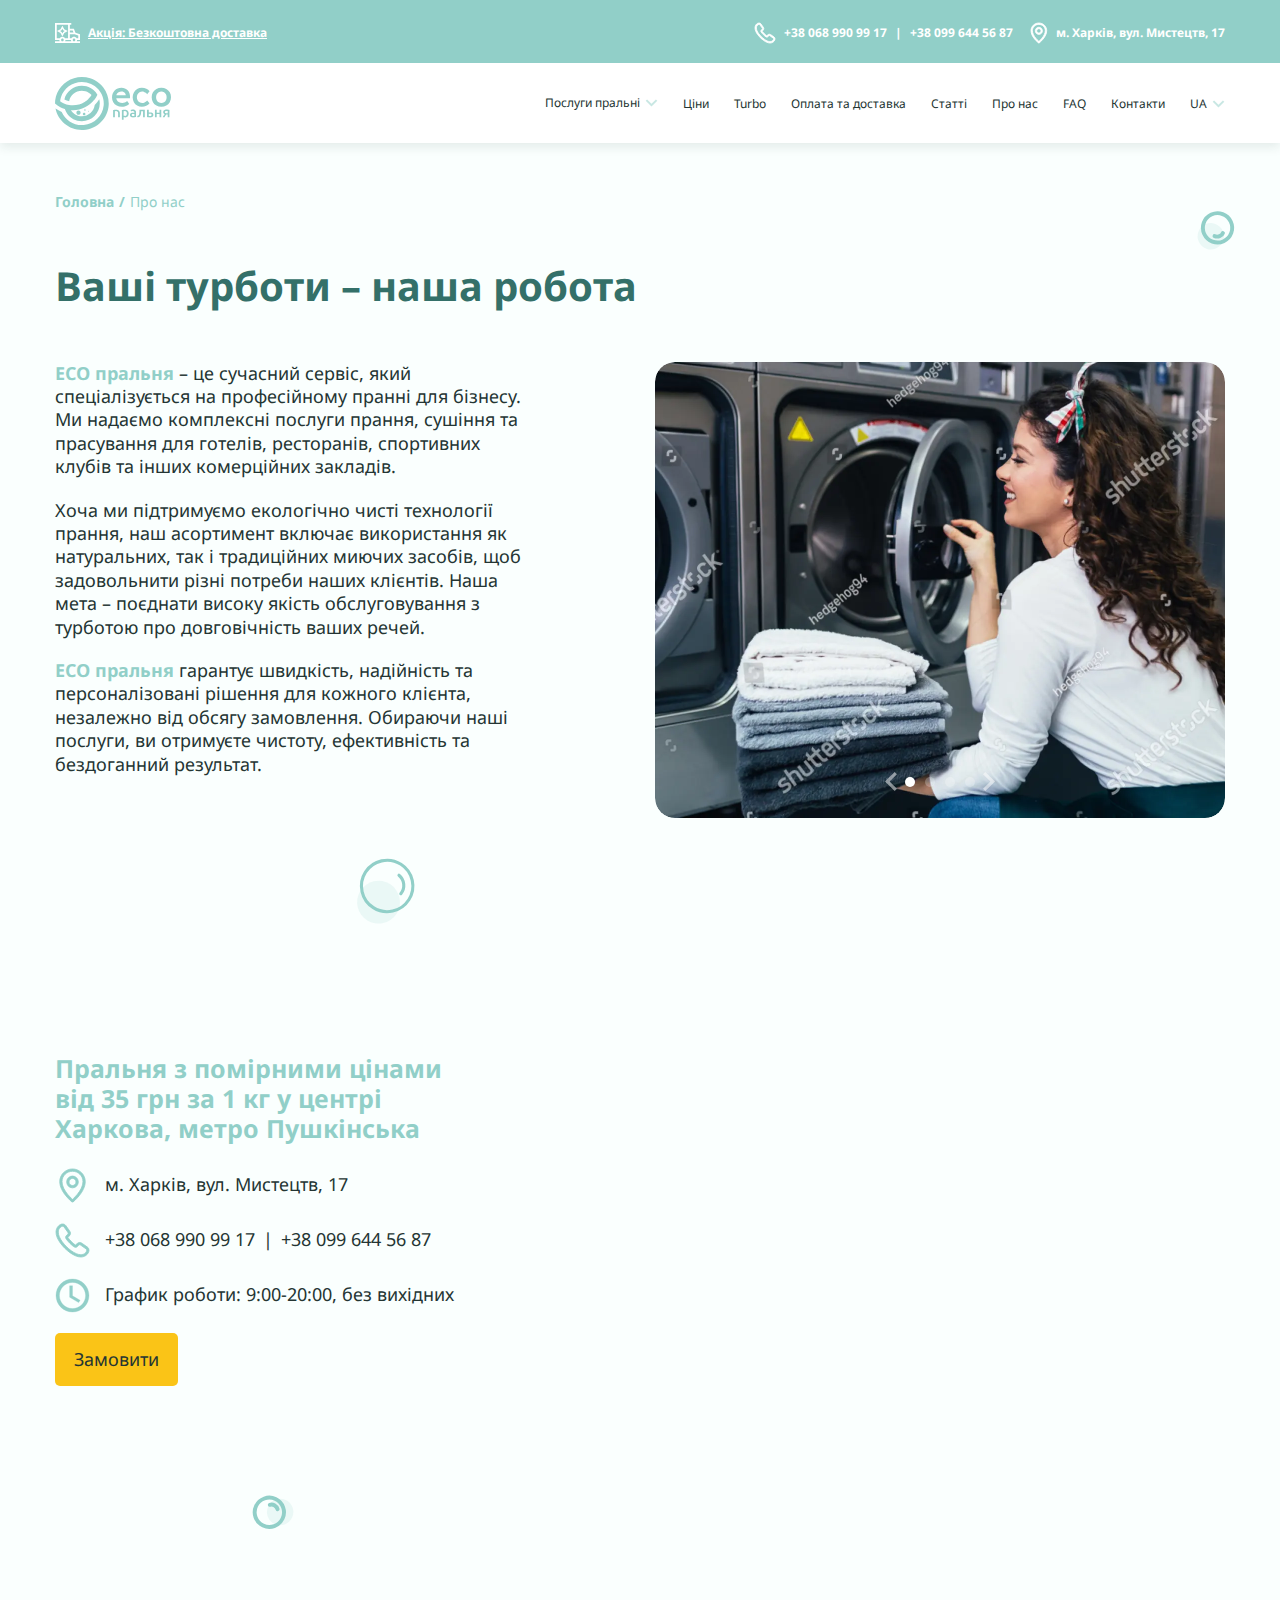
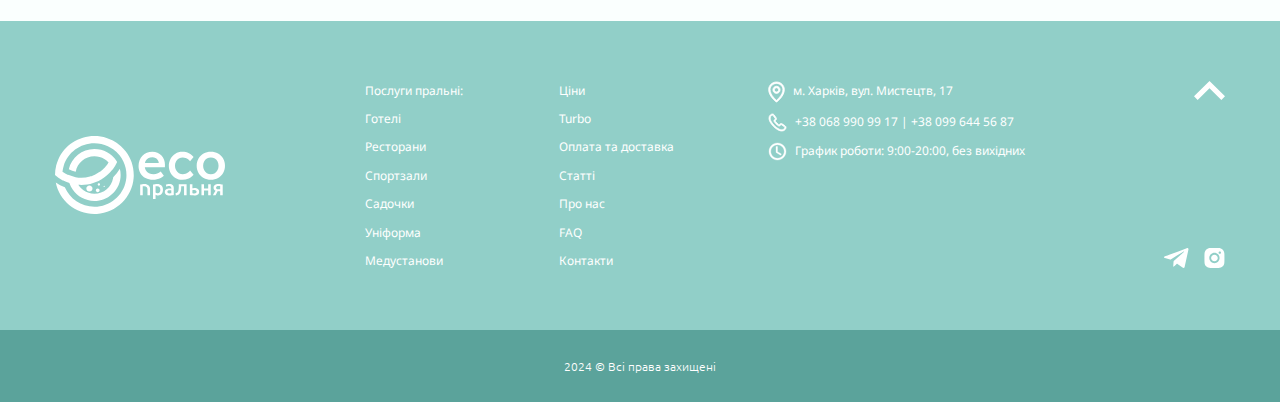
<file: aboutus.html>
<!DOCTYPE html>
<html lang="uk">

<head>
	<title>Про нас</title>
	<meta charset="UTF-8">
	<meta name="format-detection" content="telephone=no">
	<!-- <style>body{opacity: 0;}</style> -->
	<link rel="stylesheet" href="css/style.min.css?_v=20240828133415">
	<link rel="shortcut icon" href="favicon.ico">
	<!-- <meta name="robots" content="noindex, nofollow"> -->
	<meta name="viewport" content="width=device-width, initial-scale=1.0">
</head>

<body>
	<div class="wrapper">
		<header class="header">
			<div class="header__top">
				<div class="header__container">
					<a href="" class="header__delivery header__link">
						<svg width="25" height="20" viewBox="0 0 25 20" fill="currentColor" xmlns="http://www.w3.org/2000/svg">
							<path d="M-1.90735e-06 17.0821V0H16.2827V1.76142H14.83V5.83619H18.9052L20.4276 9.65839L25 11.1891V17.0821H22.0904C22.0704 17.4826 21.9721 17.8758 21.8017 18.2386H25V20H-1.90735e-06V18.2386H4.65102C4.4806 17.8765 4.38228 17.4829 4.36227 17.0821H-1.90735e-06ZM10.0151 15.3207H13.0758V1.76142H1.75457V15.3203H4.81523C5.37099 14.4181 6.35936 13.861 7.41534 13.861C8.47132 13.861 9.45969 14.4178 10.0155 15.3203L10.0151 15.3207ZM16.2737 18.2386C16.1033 17.8762 16.0046 17.4826 15.985 17.0821H10.4677C10.4477 17.4829 10.3494 17.8762 10.179 18.2386H16.2741H16.2737ZM16.4373 15.3207C16.993 14.4185 17.9814 13.8613 19.0374 13.8613C20.0934 13.8613 21.0817 14.4181 21.6375 15.3207H23.2451V12.4589L19.6214 11.2459H14.8293V15.3207H16.4373ZM17.7354 16.931C17.7354 17.6524 18.3195 18.2389 19.0377 18.2389C19.756 18.2389 20.3397 17.6524 20.3397 16.931C20.3397 16.2097 19.7556 15.6235 19.0377 15.6235C18.3198 15.6235 17.7354 16.21 17.7354 16.931ZM7.41465 15.6235C6.6964 15.6235 6.11235 16.21 6.11235 16.931C6.11235 17.652 6.6964 18.2389 7.41465 18.2389C8.1329 18.2389 8.71695 17.6524 8.71695 16.931C8.71695 16.2097 8.1329 15.6235 7.41465 15.6235ZM14.8296 7.59796V9.48411H18.4685L17.7175 7.59796H14.8296Z" />
							<path d="M5.46448 6.19548L7.37705 2.68371L9.28962 6.19548L12.7867 8.11627L9.28962 10.0367L7.37705 13.5488L5.46448 10.0367L1.96707 8.11627L5.46448 6.19548ZM6.57463 8.92215L7.37705 10.3957L8.17947 8.92215L9.64633 8.11662L8.17947 7.31074L7.37705 5.83758L6.57463 7.31074L5.10777 8.11662L6.57463 8.92215Z" />
						</svg>
						<span>
							Акцiя: Безкоштовна доставка
						</span>
					</a>
					<div class="header__info">
						<div class="header__phones">
							<svg width="22" height="22" viewBox="0 0 22 22" stroke="currentColor" fill="currentColor" xmlns="http://www.w3.org/2000/svg">
								<path d="M16.0979 21C15.0447 21 13.9357 20.7488 12.7894 20.2651C11.671 19.7907 10.5433 19.1395 9.44362 18.3488C8.35322 17.5488 7.30009 16.6558 6.30289 15.6791C5.315 14.6837 4.42032 13.6326 3.62815 12.5535C2.82665 11.4372 2.1836 10.3209 1.72693 9.24186C1.24231 8.08837 1 6.97209 1 5.92093C1 5.19535 1.13048 4.50698 1.38211 3.86512C1.64306 3.20465 2.06244 2.5907 2.63094 2.06047C3.34856 1.35349 4.16869 1 5.04473 1C5.4082 1 5.78099 1.08372 6.09786 1.23256C6.46132 1.4 6.76887 1.65116 6.99254 1.98605L9.15471 5.02791C9.35042 5.29767 9.49953 5.55814 9.60205 5.8186C9.72321 6.09767 9.78844 6.37674 9.78844 6.64651C9.78844 7 9.68593 7.34419 9.49021 7.66977C9.35042 7.92093 9.13607 8.1907 8.8658 8.46047L8.23206 9.12093C8.24138 9.14884 8.2507 9.16744 8.26002 9.18605C8.37185 9.3814 8.59553 9.71628 9.02423 10.2186C9.48089 10.7395 9.9096 11.214 10.3383 11.6512C10.8882 12.1907 11.3448 12.6186 11.7735 12.9721C12.3048 13.4186 12.6496 13.6419 12.8546 13.7442L12.836 13.7907L13.5163 13.1209C13.8052 12.8326 14.0848 12.6186 14.3551 12.4791C14.8677 12.1628 15.52 12.107 16.1724 12.3767C16.4147 12.4791 16.6757 12.6186 16.9553 12.814L20.0494 15.0093C20.3942 15.2419 20.6459 15.5395 20.795 15.893C20.9348 16.2465 21 16.5721 21 16.8977C21 17.3442 20.8975 17.7907 20.7018 18.2093C20.5061 18.6279 20.2637 18.9907 19.9562 19.3256C19.425 19.9116 18.8472 20.3302 18.1761 20.6C17.5331 20.8605 16.8341 21 16.0979 21ZM5.04473 2.39535C4.53215 2.39535 4.05685 2.6186 3.60019 3.06512C3.17148 3.46512 2.87325 3.90233 2.68686 4.37674C2.49115 4.86047 2.39795 5.37209 2.39795 5.92093C2.39795 6.78605 2.60298 7.72558 3.01305 8.69302C3.43243 9.67907 4.01957 10.7023 4.76514 11.7256C5.51072 12.7488 6.35881 13.7442 7.29077 14.6837C8.22274 15.6047 9.22926 16.4605 10.2637 17.214C11.2703 17.9488 12.3048 18.5442 13.3299 18.9721C14.9236 19.6512 16.4147 19.8093 17.6449 19.2977C18.1202 19.1023 18.5396 18.8047 18.9217 18.3767C19.1361 18.1442 19.3038 17.893 19.4436 17.5954C19.5555 17.3628 19.6114 17.1209 19.6114 16.8791C19.6114 16.7302 19.5834 16.5814 19.5089 16.414C19.4809 16.3581 19.425 16.2558 19.2479 16.1349L16.1538 13.9395C15.9674 13.8093 15.7996 13.7163 15.6412 13.6512C15.4362 13.5674 15.3523 13.4837 15.0354 13.6791C14.849 13.7721 14.6813 13.9116 14.4949 14.0977L13.7866 14.7953C13.4231 15.1488 12.8639 15.2326 12.4352 15.0744L12.1836 14.9628C11.8015 14.7581 11.3541 14.4419 10.8602 14.0233C10.4129 13.6419 9.92824 13.1953 9.3411 12.6186C8.88444 12.1535 8.42777 11.6605 7.95247 11.1116C7.51445 10.6 7.19758 10.1628 7.00186 9.8L6.89003 9.52093C6.83411 9.30698 6.81547 9.18605 6.81547 9.05581C6.81547 8.72093 6.93663 8.42326 7.16962 8.1907L7.86859 7.46512C8.05499 7.27907 8.19478 7.10233 8.28798 6.94419C8.36253 6.82326 8.39049 6.72093 8.39049 6.62791C8.39049 6.55349 8.36254 6.44186 8.31594 6.33023C8.2507 6.1814 8.14818 6.01395 8.01771 5.83721L5.85555 2.78605C5.76235 2.65581 5.65051 2.56279 5.51072 2.49767C5.3616 2.43256 5.20317 2.39535 5.04473 2.39535Z" stroke-width="0.8" />
							</svg>
							<div class="header__phones-body">
								<a href="tel:+380689909917" class="header__link">
									+38 068 990 99 17
								</a>
								<a href="tel:+380996445687" class="header__link">
									+38 099 644 56 87
								</a>
							</div>
						</div>
						<a data-da=".menu__inner, 549.98" href="" class="header__link header__adres">
							<svg width="18" height="22" viewBox="0 0 18 22" fill="currentColor" xmlns="http://www.w3.org/2000/svg">
								<path fill-rule="evenodd" clip-rule="evenodd" d="M8.85713 5.28571C6.88571 5.28571 5.28571 6.88571 5.28571 8.85713C5.28571 10.8286 6.88571 12.4286 8.85713 12.4286C10.8286 12.4286 12.4286 10.8286 12.4286 8.85713C12.4286 6.88571 10.8286 5.28571 8.85713 5.28571ZM6.71428 8.85713C6.71428 7.67142 7.67142 6.71428 8.85713 6.71428C10.0428 6.71428 11 7.67142 11 8.85713C11 10.0428 10.0428 11 8.85713 11C7.67142 11 6.71428 10.0428 6.71428 8.85713Z" />
								<path fill-rule="evenodd" clip-rule="evenodd" d="M8.41428 20.85C8.41428 20.85 8.41428 20.85 8.85713 20.2857L8.41428 20.85C8.67142 21.05 9.04284 21.05 9.29998 20.85L8.85713 20.2857C9.29999 20.85 9.29998 20.85 9.29998 20.85V20.8428H9.30713L9.32143 20.8286C9.34286 20.8143 9.36427 20.8 9.3857 20.7714C9.44284 20.7286 9.52139 20.6643 9.62853 20.5786C9.82853 20.4071 10.1143 20.1571 10.4571 19.8357C11.1428 19.2 12.0643 18.2857 12.9786 17.1714C14.7929 14.9857 16.7143 11.9071 16.7143 8.63566C16.7143 4.39995 13.1786 1 8.85713 1C4.53571 1 1 4.39995 1 8.63566C1 11.9071 2.92141 14.9857 4.7357 17.1714C5.64998 18.2857 6.57143 19.2 7.25714 19.8357C7.6 20.1571 7.88574 20.4071 8.08574 20.5786C8.19288 20.6643 8.27143 20.7286 8.32857 20.7714C8.35 20.8 8.3714 20.8143 8.39283 20.8286L8.40713 20.8428H8.41428V20.85ZM2.42857 8.63566C2.42857 5.22852 5.28571 2.42857 8.85713 2.42857C12.4286 2.42857 15.2857 5.22852 15.2857 8.63566C15.2857 11.3857 13.6357 14.1357 11.8785 16.2643C11.0071 17.3143 10.1428 18.1857 9.48571 18.7857C9.24285 19.0143 9.02856 19.2071 8.85713 19.3571C8.6857 19.2071 8.47141 19.0143 8.22856 18.7857C7.57142 18.1857 6.70715 17.3143 5.83572 16.2643C4.07858 14.1357 2.42857 11.3857 2.42857 8.63566Z" />
								<path d="M8.41428 20.85C8.41428 20.85 8.41428 20.85 8.85713 20.2857M8.41428 20.85L8.85713 20.2857M8.41428 20.85C8.67142 21.05 9.04284 21.05 9.29998 20.85M8.41428 20.85V20.8429H8.40713L8.39283 20.8286C8.3714 20.8143 8.35 20.8 8.32857 20.7714C8.27143 20.7286 8.19288 20.6643 8.08574 20.5786C7.88574 20.4071 7.6 20.1571 7.25714 19.8357C6.57143 19.2 5.64998 18.2857 4.7357 17.1714C2.92141 14.9857 1 11.9071 1 8.63566C1 4.39995 4.53571 1 8.85713 1C13.1786 1 16.7143 4.39995 16.7143 8.63566C16.7143 11.9071 14.7929 14.9857 12.9786 17.1714C12.0643 18.2857 11.1428 19.2 10.4571 19.8357C10.1143 20.1571 9.82853 20.4071 9.62853 20.5786C9.52139 20.6643 9.44284 20.7286 9.3857 20.7714C9.36427 20.8 9.34286 20.8143 9.32143 20.8286L9.30713 20.8429H9.29998V20.85M8.85713 20.2857L9.29998 20.85M8.85713 20.2857C9.29999 20.85 9.29998 20.85 9.29998 20.85M8.85713 5.28571C6.88571 5.28571 5.28571 6.88571 5.28571 8.85713C5.28571 10.8286 6.88571 12.4286 8.85713 12.4286C10.8286 12.4286 12.4286 10.8286 12.4286 8.85713C12.4286 6.88571 10.8286 5.28571 8.85713 5.28571ZM6.71428 8.85713C6.71428 7.67142 7.67142 6.71428 8.85713 6.71428C10.0428 6.71428 11 7.67142 11 8.85713C11 10.0428 10.0428 11 8.85713 11C7.67142 11 6.71428 10.0428 6.71428 8.85713ZM2.42857 8.63566C2.42857 5.22852 5.28571 2.42857 8.85713 2.42857C12.4286 2.42857 15.2857 5.22852 15.2857 8.63566C15.2857 11.3857 13.6357 14.1357 11.8785 16.2643C11.0071 17.3143 10.1428 18.1857 9.48571 18.7857C9.24285 19.0143 9.02856 19.2071 8.85713 19.3571C8.6857 19.2071 8.47141 19.0143 8.22856 18.7857C7.57142 18.1857 6.70715 17.3143 5.83572 16.2643C4.07858 14.1357 2.42857 11.3857 2.42857 8.63566Z" fill="none" stroke="currentColor" stroke-width="0.8" />
							</svg>
							<span>
								м. Харків, вул. Мистецтв, 17
							</span>
						</a>
					</div>
				</div>
			</div>
			<div class="header__container">
				<div class="header__body">
					<a href="" class="header__logo">
						<img src="img/logo.svg" alt="eco logo">
					</a>
					<div class="header__menu menu">
						<button type="button" class="menu__icon icon-menu"><span></span></button>
						<nav class="menu__body">
							<div class="menu__inner">
								<ul class="menu__list">
									<li class="menu__item">
										<a href="" class="menu__link menu__toggle">Послуги пральні</a>
										<ul class="menu__dropdown dropdown-menu">
											<li class="dropdown-menu__item">
												<a href="" class="dropdown-menu__link">Усі послуги</a>
											</li>
											<li class="dropdown-menu__item">
												<a href="" class="dropdown-menu__link">Готелі</a>
											</li>
											<li class="dropdown-menu__item">
												<a href="" class="dropdown-menu__link">Ресторани</a>
											</li>
											<li class="dropdown-menu__item">
												<a href="" class="dropdown-menu__link">Спортзали</a>
											</li>
											<li class="dropdown-menu__item">
												<a href="" class="dropdown-menu__link">Caдoчки</a>
											</li>
											<li class="dropdown-menu__item">
												<a href="" class="dropdown-menu__link">Уніформа</a>
											</li>
											<li class="dropdown-menu__item">
												<a href="" class="dropdown-menu__link">Медустанови</a>
											</li>
										</ul>
									</li>
									<li class="menu__item">
										<a href="" class="menu__link">Цiни</a>
									</li>
									<li class="menu__item">
										<a href="" class="menu__link">Turbo</a>
									</li>
									<li class="menu__item">
										<a href="" class="menu__link">Оплата та доставка</a>
									</li>
									<li class="menu__item">
										<a href="" class="menu__link">Статті</a>
									</li>
									<li class="menu__item">
										<a href="" class="menu__link">Про нас</a>
									</li>
									<li class="menu__item">
										<a href="" class="menu__link">FAQ</a>
									</li>
									<li class="menu__item">
										<a href="" class="menu__link">Контакти</a>
									</li>
								</ul>
							</div>
						</nav>
					</div>
					<div class="header__lang languages">
						<button type="button" class="languages__current">
							UA
						</button>
						<ul class="languages__list">
							<li class="languages__item">
								<a href="" class="languages__link">
									ENG
								</a>
							</li>
							<li class="languages__item">
								<a href="" class="languages__link">
									РУС
								</a>
							</li>
						</ul>
					</div>
				</div>
			</div>
		</header>
		<main class="page aboutus-page">
			<section class="info info--about">
				<div class="info__container">
					<div class="info__top breadcrumbs">
						<a href="index.html" class="breadcrumbs__link">Головна</a>
						<a href="" class="breadcrumbs__link active">Про нас</a>
					</div>
					<h2 class="info__title title">
						Ваші турботи – наша робота
					</h2>
					<div class="info__body">
						<div class="info__content">
							<div class="info__text">
								<p>
									<span class="green-text"><strong>ECO пральня</strong></span> – це сучасний сервіс, який спеціалізується на професійному пранні для
									бізнесу. Ми надаємо комплексні послуги прання, сушіння та прасування для готелів,
									ресторанів, спортивних клубів та інших комерційних закладів.
								</p>
								<p>
									Хоча ми підтримуємо екологічно чисті технології прання, наш асортимент включає
									використання як натуральних, так і традиційних миючих засобів, щоб задовольнити
									різні потреби наших клієнтів. Наша мета – поєднати високу якість обслуговування з
									турботою про довговічність ваших речей.
								</p>
								<p>
									<span class="green-text"><strong>ECO пральня</strong></span> гарантує швидкість, надійність та персоналізовані рішення для кожного
									клієнта, незалежно від обсягу замовлення. Обираючи наші послуги, ви отримуєте
									чистоту, ефективність та бездоганний результат.

								</p>
							</div>
						</div>
						<div class="info__slider swiper">
							<div class="info__wrapper swiper-wrapper">
								<div class="info__slide swiper-slide">
									<img src="img/info/image-5.webp" alt="Image">
								</div>
								<div class="info__slide swiper-slide">
									<img src="img/info/image-1.webp" alt="Image">
								</div>
								<div class="info__slide swiper-slide">
									<img src="img/info/image-3.webp" alt="Image">
								</div>
								<div class="info__slide swiper-slide">
									<img src="img/info/image-4.webp" alt="Image">
								</div>
							</div>
							<div class="info__navigation">
								<button type="button" class="swiper-button-prev">
									<svg width="12" height="19" viewBox="0 0 12 19" fill="none" xmlns="http://www.w3.org/2000/svg">
										<path d="M12 2.24042L4.57991 9.5L12 16.7596L9.71005 19L5.38416e-07 9.5L9.71005 -1.00097e-07L12 2.24042Z" fill="white" fill-opacity="0.5" />
									</svg>
								</button>
								<div class="swiper-pagination"></div>
								<button type="button" class="swiper-button-next">
									<svg width="12" height="19" viewBox="0 0 12 19" fill="none" xmlns="http://www.w3.org/2000/svg">
										<path d="M2.67167e-08 16.7596L7.42009 9.5L1.99856e-07 2.24042L2.28995 2.73074e-08L12 9.5L2.28995 19L2.67167e-08 16.7596Z" fill="white" fill-opacity="0.5" />
									</svg>
								</button>
							</div>
						</div>
					</div>
				</div>
			</section>
			<section class="contacts">
				<div class="contacts__wrapper">
					<div class="contacts__body">
						<div class="contacts__content">
							<h4 class="contacts__title">
								Пральня з помірними цінами від 35 грн за 1 кг
								у центрі Харкова, метро Пушкінська
							</h4>
							<div class="contacts__items">
								<div class="contacts__item">
									<svg width="29" height="37" viewBox="0 0 29 37" fill="none" xmlns="http://www.w3.org/2000/svg">
										<path fill-rule="evenodd" clip-rule="evenodd" d="M14.5 8.49999C11.1127 8.49999 8.36364 11.3 8.36364 14.75C8.36364 18.2 11.1127 21 14.5 21C17.8873 21 20.6364 18.2 20.6364 14.75C20.6364 11.3 17.8873 8.49999 14.5 8.49999ZM10.8182 14.75C10.8182 12.675 12.4627 11 14.5 11C16.5373 11 18.1818 12.675 18.1818 14.75C18.1818 16.825 16.5373 18.5 14.5 18.5C12.4627 18.5 10.8182 16.825 10.8182 14.75Z" fill="#91CFC8" />
										<path fill-rule="evenodd" clip-rule="evenodd" d="M13.7391 35.7375C13.7391 35.7375 13.7391 35.7374 14.5 34.75L13.7391 35.7375C14.1809 36.0875 14.8191 36.0875 15.2609 35.7375L14.5 34.75C15.2609 35.7374 15.2609 35.7375 15.2609 35.7375V35.725H15.2732L15.2978 35.7C15.3346 35.675 15.3714 35.65 15.4082 35.6C15.5064 35.525 15.6413 35.4125 15.8254 35.2625C16.169 34.9625 16.66 34.5249 17.2491 33.9624C18.4273 32.8499 20.0105 31.25 21.5814 29.3C24.6987 25.475 28 20.0874 28 14.3624C28 6.94992 21.925 1 14.5 1C7.075 1 1 6.94992 1 14.3624C1 20.0874 4.30134 25.475 7.41861 29.3C8.98952 31.25 10.5727 32.8499 11.7509 33.9624C12.34 34.5249 12.831 34.9625 13.1746 35.2625C13.3587 35.4125 13.4936 35.525 13.5918 35.6C13.6286 35.65 13.6654 35.675 13.7022 35.7L13.7268 35.725H13.7391V35.7375ZM3.45455 14.3624C3.45455 8.39992 8.36364 3.5 14.5 3.5C20.6364 3.5 25.5455 8.39992 25.5455 14.3624C25.5455 19.1749 22.7104 23.9875 19.6913 27.7125C18.1941 29.55 16.7091 31.075 15.58 32.125C15.1627 32.525 14.7945 32.8624 14.5 33.1249C14.2055 32.8624 13.8373 32.525 13.42 32.125C12.2909 31.075 10.8059 29.55 9.30866 27.7125C6.28957 23.9875 3.45455 19.1749 3.45455 14.3624Z" fill="#91CFC8" />
										<path d="M13.7391 35.7375C13.7391 35.7375 13.7391 35.7374 14.5 34.75M13.7391 35.7375L14.5 34.75M13.7391 35.7375C14.1809 36.0875 14.8191 36.0875 15.2609 35.7375M13.7391 35.7375V35.725H13.7268L13.7022 35.7C13.6654 35.675 13.6286 35.65 13.5918 35.6C13.4936 35.525 13.3587 35.4125 13.1746 35.2625C12.831 34.9625 12.34 34.5249 11.7509 33.9624C10.5727 32.8499 8.98952 31.25 7.41861 29.3C4.30134 25.475 1 20.0874 1 14.3624C1 6.94992 7.075 1 14.5 1C21.925 1 28 6.94992 28 14.3624C28 20.0874 24.6987 25.475 21.5814 29.3C20.0105 31.25 18.4273 32.8499 17.2491 33.9624C16.66 34.5249 16.169 34.9625 15.8254 35.2625C15.6413 35.4125 15.5064 35.525 15.4082 35.6C15.3714 35.65 15.3346 35.675 15.2978 35.7L15.2732 35.725H15.2609V35.7375M14.5 34.75L15.2609 35.7375M14.5 34.75C15.2609 35.7374 15.2609 35.7375 15.2609 35.7375M14.5 8.49999C11.1127 8.49999 8.36364 11.3 8.36364 14.75C8.36364 18.2 11.1127 21 14.5 21C17.8873 21 20.6364 18.2 20.6364 14.75C20.6364 11.3 17.8873 8.49999 14.5 8.49999ZM10.8182 14.75C10.8182 12.675 12.4627 11 14.5 11C16.5373 11 18.1818 12.675 18.1818 14.75C18.1818 16.825 16.5373 18.5 14.5 18.5C12.4627 18.5 10.8182 16.825 10.8182 14.75ZM3.45455 14.3624C3.45455 8.39992 8.36364 3.5 14.5 3.5C20.6364 3.5 25.5455 8.39992 25.5455 14.3624C25.5455 19.1749 22.7104 23.9875 19.6913 27.7125C18.1941 29.55 16.7091 31.075 15.58 32.125C15.1627 32.525 14.7945 32.8624 14.5 33.1249C14.2055 32.8624 13.8373 32.525 13.42 32.125C12.2909 31.075 10.8059 29.55 9.30866 27.7125C6.28957 23.9875 3.45455 19.1749 3.45455 14.3624Z" stroke="#91CFC8" stroke-width="0.8" />
									</svg>
									<span>м. Харків, вул. Мистецтв, 17</span>
								</div>
								<div class="contacts__item">
									<svg width="35" height="35" viewBox="0 0 35 35" fill="none" xmlns="http://www.w3.org/2000/svg">
										<path d="M25.9115 34C24.1738 34 22.3439 33.5856 20.4525 32.7874C18.6072 32.0047 16.7465 30.9302 14.932 29.6256C13.1328 28.3056 11.3952 26.8321 9.74977 25.2205C8.11976 23.5781 6.64352 21.8437 5.33644 20.0633C4.01398 18.2214 2.95294 16.3795 2.19944 14.5991C1.39981 12.6958 1 10.854 1 9.11954C1 7.92233 1.21528 6.78651 1.63048 5.72744C2.06104 4.63767 2.75303 3.62465 3.69105 2.74977C4.87512 1.58326 6.22833 1 7.67381 1C8.27353 1 8.88863 1.13814 9.41146 1.38372C10.0112 1.66 10.5186 2.07442 10.8877 2.62698L14.4553 7.64605C14.7782 8.09116 15.0242 8.52093 15.1934 8.9507C15.3933 9.41116 15.5009 9.87163 15.5009 10.3167C15.5009 10.9 15.3318 11.4679 15.0089 12.0051C14.7782 12.4195 14.4245 12.8647 13.9786 13.3098L12.9329 14.3995C12.9483 14.4456 12.9637 14.4763 12.979 14.507C13.1636 14.8293 13.5326 15.3819 14.24 16.2107C14.9935 17.0702 15.7008 17.853 16.4082 18.5744C17.3155 19.4647 18.069 20.1707 18.7763 20.754C19.6528 21.4907 20.2218 21.8591 20.5601 22.0279L20.5294 22.1047L21.6519 20.9995C22.1286 20.5237 22.5899 20.1707 23.0359 19.9405C23.8816 19.4186 24.9581 19.3265 26.0345 19.7716C26.4343 19.9405 26.8649 20.1707 27.3262 20.493L32.4315 24.1153C33.0005 24.4991 33.4157 24.9902 33.6617 25.5735C33.8924 26.1567 34 26.694 34 27.2312C34 27.9679 33.8308 28.7047 33.5079 29.3953C33.185 30.086 32.7852 30.6847 32.2777 31.2372C31.4012 32.2042 30.4478 32.8949 29.3406 33.34C28.2796 33.7698 27.1263 34 25.9115 34ZM7.67381 3.30233C6.82805 3.30233 6.0438 3.6707 5.29031 4.40744C4.58294 5.06744 4.09087 5.78884 3.78332 6.57163C3.46039 7.36977 3.30662 8.21395 3.30662 9.11954C3.30662 10.547 3.64492 12.0972 4.32153 13.6935C5.01351 15.3205 5.98229 17.0088 7.21249 18.6972C8.44268 20.3856 9.84203 22.0279 11.3798 23.5781C12.9175 25.0977 14.5783 26.5098 16.2852 27.753C17.9459 28.9656 19.6528 29.9479 21.3444 30.654C23.9739 31.7744 26.4343 32.0353 28.4641 31.1912C29.2484 30.8688 29.9404 30.3777 30.5708 29.6716C30.9245 29.2879 31.2013 28.8735 31.432 28.3823C31.6165 27.9986 31.7088 27.5995 31.7088 27.2005C31.7088 26.9549 31.6626 26.7093 31.5396 26.433C31.4935 26.3409 31.4012 26.1721 31.109 25.9726L26.0037 22.3502C25.6962 22.1353 25.4194 21.9819 25.158 21.8744C24.8197 21.7363 24.6813 21.5981 24.1584 21.9205C23.8509 22.074 23.5741 22.3042 23.2665 22.6112L22.0979 23.7623C21.4981 24.3456 20.5755 24.4837 19.8681 24.2228L19.4529 24.0386C18.8225 23.7009 18.0843 23.1791 17.2693 22.4884C16.5312 21.8591 15.7316 21.1223 14.7628 20.1707C14.0093 19.4033 13.2558 18.5898 12.4716 17.6842C11.7488 16.84 11.226 16.1186 10.9031 15.52L10.7185 15.0595C10.6263 14.7065 10.5955 14.507 10.5955 14.2921C10.5955 13.7395 10.7954 13.2484 11.1799 12.8647L12.3332 11.6674C12.6407 11.3605 12.8714 11.0688 13.0252 10.8079C13.1482 10.6084 13.1943 10.4395 13.1943 10.286C13.1943 10.1633 13.1482 9.97907 13.0713 9.79488C12.9637 9.5493 12.7945 9.27302 12.5792 8.9814L9.01165 3.94698C8.85788 3.73209 8.67335 3.5786 8.44268 3.47116C8.19665 3.36372 7.93523 3.30233 7.67381 3.30233Z" fill="#91CFC8" stroke="#91CFC8" stroke-width="0.8" />
									</svg>
									<div class="contacts__item-links">
										<a href="tel:+380689909917">+38 068 990 99 17</a>
										<span>|</span>
										<a href="tel:+380996445687">+38 099 644 56 87</a>
									</div>
								</div>
								<div class="contacts__item">
									<svg width="35" height="35" viewBox="0 0 35 35" fill="none" xmlns="http://www.w3.org/2000/svg">
										<path d="M17.5 7.82759H14.6552V19.2069L23.6543 24.6216L25.0862 22.2793L17.5 17.7845V7.82759Z" fill="#91CFC8" />
										<path fill-rule="evenodd" clip-rule="evenodd" d="M17.5 30.5862C24.7273 30.5862 30.5862 24.7273 30.5862 17.5C30.5862 10.2727 24.7273 4.41379 17.5 4.41379C10.2727 4.41379 4.41379 10.2727 4.41379 17.5C4.41379 24.7273 10.2727 30.5862 17.5 30.5862ZM17.5 34C26.6127 34 34 26.6127 34 17.5C34 8.3873 26.6127 1 17.5 1C8.3873 1 1 8.3873 1 17.5C1 26.6127 8.3873 34 17.5 34Z" fill="#91CFC8" />
										<path d="M17.5 7.82759H14.6552V19.2069L23.6543 24.6216L25.0862 22.2793L17.5 17.7845V7.82759Z" stroke="#91CFC8" stroke-width="0.3" />
										<path fill-rule="evenodd" clip-rule="evenodd" d="M17.5 30.5862C24.7273 30.5862 30.5862 24.7273 30.5862 17.5C30.5862 10.2727 24.7273 4.41379 17.5 4.41379C10.2727 4.41379 4.41379 10.2727 4.41379 17.5C4.41379 24.7273 10.2727 30.5862 17.5 30.5862ZM17.5 34C26.6127 34 34 26.6127 34 17.5C34 8.3873 26.6127 1 17.5 1C8.3873 1 1 8.3873 1 17.5C1 26.6127 8.3873 34 17.5 34Z" stroke="#91CFC8" stroke-width="0.3" />
									</svg>
									<span>График роботи: 9:00-20:00, без вихідних </span>
								</div>
							</div>
							<button data-popup="#popup" type="button" class="contacts__btn button">
								Замовити
							</button>
						</div>
						<div class="contacts__map">
							<iframe src="https://www.google.com/maps/embed?pb=!1m18!1m12!1m3!1d2564.6601062008363!2d36.247235499999995!3d49.99898160000001!2m3!1f0!2f0!3f0!3m2!1i1024!2i768!4f13.1!3m3!1m2!1s0x4127a0e9ea7cd8ad%3A0x1eaabb4feb0c0918!2z0LLRg9C70LjRhtGPINCc0LjRgdGC0LXRhtGC0LIsIDE3LCDQpdCw0YDQutGW0LIsINCl0LDRgNC60ZbQstGB0YzQutCwINC-0LHQu9Cw0YHRgtGMLCA2MTAwMA!5e0!3m2!1suk!2sua!4v1724506200311!5m2!1suk!2sua" style="border:0;" allowfullscreen="" loading="lazy" referrerpolicy="no-referrer-when-downgrade"></iframe>
						</div>
					</div>
				</div>
			</section>
		</main>
		<footer class="footer">
			<div class="footer__container">
				<div class="footer__body">
					<div class="footer__left">
						<a href="" class="footer__logo">
							<img src="img/logo-white.svg" alt="logo">
						</a>
					</div>
					<div class="footer__nav">
						<ul class="footer__nav-list">
							<li class="footer__nav-item">
								<a href="" class="footer__nav-link">
									Послуги пральні:
								</a>
							</li>
							<li class="footer__nav-item">
								<a href="" class="footer__nav-link">
									Готелі
								</a>
							</li>
							<li class="footer__nav-item">
								<a href="" class="footer__nav-link">
									Ресторани
								</a>
							</li>
							<li class="footer__nav-item">
								<a href="" class="footer__nav-link">
									Спортзали
								</a>
							</li>
							<li class="footer__nav-item">
								<a href="" class="footer__nav-link">
									Садочки
								</a>
							</li>
							<li class="footer__nav-item">
								<a href="" class="footer__nav-link">
									Уніформа
								</a>
							</li>
							<li class="footer__nav-item">
								<a href="" class="footer__nav-link">
									Медустанови
								</a>
							</li>
						</ul>
						<ul class="footer__nav-list">
							<li class="footer__nav-item">
								<a href="" class="footer__nav-link">
									Цiни
								</a>
							</li>
							<li class="footer__nav-item">
								<a href="" class="footer__nav-link">
									Turbo
								</a>
							</li>
							<li class="footer__nav-item">
								<a href="" class="footer__nav-link">
									Оплата та доставка
								</a>
							</li>
							<li class="footer__nav-item">
								<a href="" class="footer__nav-link">
									Статті
								</a>
							</li>
							<li class="footer__nav-item">
								<a href="" class="footer__nav-link">
									Про нас
								</a>
							</li>
							<li class="footer__nav-item">
								<a href="" class="footer__nav-link">
									FAQ
								</a>
							</li>
							<li class="footer__nav-item">
								<a href="" class="footer__nav-link">
									Контакти
								</a>
							</li>
						</ul>
						<div class="footer__nav-contacts">
							<div class="footer__nav-contact">
								<svg width="17" height="22" viewBox="0 0 17 22" fill="none" xmlns="http://www.w3.org/2000/svg">
									<path fill-rule="evenodd" clip-rule="evenodd" d="M8.49995 5.28571C6.52853 5.28571 4.92853 6.88571 4.92853 8.85713C4.92853 10.8286 6.52853 12.4286 8.49995 12.4286C10.4714 12.4286 12.0714 10.8286 12.0714 8.85713C12.0714 6.88571 10.4714 5.28571 8.49995 5.28571ZM6.3571 8.85713C6.3571 7.67142 7.31424 6.71428 8.49995 6.71428C9.68567 6.71428 10.6428 7.67142 10.6428 8.85713C10.6428 10.0428 9.68567 11 8.49995 11C7.31424 11 6.3571 10.0428 6.3571 8.85713Z" fill="white" />
									<path fill-rule="evenodd" clip-rule="evenodd" d="M8.0571 20.85C8.0571 20.85 8.0571 20.85 8.49995 20.2857L8.0571 20.85C8.31424 21.05 8.68567 21.05 8.94281 20.85L8.49995 20.2857C8.94281 20.85 8.94281 20.85 8.94281 20.85V20.8428H8.94996L8.96426 20.8286C8.98569 20.8143 9.00709 20.8 9.02852 20.7714C9.08566 20.7286 9.16421 20.6643 9.27135 20.5786C9.47135 20.4071 9.75709 20.1571 10.0999 19.8357C10.7857 19.2 11.7071 18.2857 12.6214 17.1714C14.4357 14.9857 16.3571 11.9071 16.3571 8.63566C16.3571 4.39995 12.8214 1 8.49995 1C4.17853 1 0.642822 4.39995 0.642822 8.63566C0.642822 11.9071 2.56423 14.9857 4.37852 17.1714C5.2928 18.2857 6.21425 19.2 6.89996 19.8357C7.24282 20.1571 7.52856 20.4071 7.72856 20.5786C7.8357 20.6643 7.91425 20.7286 7.97139 20.7714C7.99282 20.8 8.01422 20.8143 8.03565 20.8286L8.04995 20.8428H8.0571V20.85ZM2.07139 8.63566C2.07139 5.22852 4.92853 2.42857 8.49995 2.42857C12.0714 2.42857 14.9285 5.22852 14.9285 8.63566C14.9285 11.3857 13.2785 14.1357 11.5214 16.2643C10.6499 17.3143 9.78567 18.1857 9.12853 18.7857C8.88567 19.0143 8.67138 19.2071 8.49995 19.3571C8.32853 19.2071 8.11424 19.0143 7.87138 18.7857C7.21424 18.1857 6.34997 17.3143 5.47854 16.2643C3.7214 14.1357 2.07139 11.3857 2.07139 8.63566Z" fill="white" />
									<path d="M8.0571 20.85C8.0571 20.85 8.0571 20.85 8.49995 20.2857M8.0571 20.85L8.49995 20.2857M8.0571 20.85C8.31424 21.05 8.68566 21.05 8.94281 20.85M8.0571 20.85V20.8429H8.04995L8.03565 20.8286C8.01422 20.8143 7.99282 20.8 7.97139 20.7714C7.91425 20.7286 7.8357 20.6643 7.72856 20.5786C7.52856 20.4071 7.24282 20.1571 6.89996 19.8357C6.21425 19.2 5.2928 18.2857 4.37852 17.1714C2.56423 14.9857 0.642822 11.9071 0.642822 8.63566C0.642822 4.39995 4.17853 1 8.49995 1C12.8214 1 16.3571 4.39995 16.3571 8.63566C16.3571 11.9071 14.4357 14.9857 12.6214 17.1714C11.7071 18.2857 10.7857 19.2 10.0999 19.8357C9.75709 20.1571 9.47135 20.4071 9.27135 20.5786C9.16421 20.6643 9.08566 20.7286 9.02852 20.7714C9.00709 20.8 8.98569 20.8143 8.96426 20.8286L8.94996 20.8429H8.94281V20.85M8.49995 20.2857L8.94281 20.85M8.49995 20.2857C8.94281 20.85 8.94281 20.85 8.94281 20.85M8.49995 5.28571C6.52853 5.28571 4.92853 6.88571 4.92853 8.85713C4.92853 10.8286 6.52853 12.4286 8.49995 12.4286C10.4714 12.4286 12.0714 10.8286 12.0714 8.85713C12.0714 6.88571 10.4714 5.28571 8.49995 5.28571ZM6.3571 8.85713C6.3571 7.67142 7.31424 6.71428 8.49995 6.71428C9.68567 6.71428 10.6428 7.67142 10.6428 8.85713C10.6428 10.0428 9.68567 11 8.49995 11C7.31424 11 6.3571 10.0428 6.3571 8.85713ZM2.07139 8.63566C2.07139 5.22852 4.92853 2.42857 8.49995 2.42857C12.0714 2.42857 14.9285 5.22852 14.9285 8.63566C14.9285 11.3857 13.2785 14.1357 11.5214 16.2643C10.6499 17.3143 9.78567 18.1857 9.12853 18.7857C8.88567 19.0143 8.67138 19.2071 8.49995 19.3571C8.32853 19.2071 8.11424 19.0143 7.87138 18.7857C7.21424 18.1857 6.34997 17.3143 5.47854 16.2643C3.7214 14.1357 2.07139 11.3857 2.07139 8.63566Z" stroke="white" stroke-width="0.8" />
								</svg>
								<span>м. Харків, вул. Мистецтв, 17</span>
							</div>
							<div class="footer__nav-contact">
								<svg width="19" height="19" viewBox="0 0 19 19" fill="none" xmlns="http://www.w3.org/2000/svg">
									<path d="M13.8332 18C12.938 18 11.9953 17.7865 11.021 17.3753C10.0704 16.9721 9.11184 16.4186 8.17707 15.7465C7.25023 15.0665 6.35508 14.3074 5.50746 13.4772C4.66775 12.6312 3.90727 11.7377 3.23392 10.8205C2.55266 9.87163 2.00606 8.92279 1.61789 8.00558C1.20596 7.02512 1 6.07628 1 5.18279C1 4.56605 1.1109 3.98093 1.32479 3.43535C1.5466 2.87395 1.90308 2.35209 2.3863 1.9014C2.99627 1.30047 3.69338 1 4.43802 1C4.74697 1 5.06384 1.07116 5.33318 1.19767C5.64213 1.34 5.90354 1.55349 6.09366 1.83814L7.9315 4.42372C8.09786 4.65302 8.2246 4.87442 8.31174 5.09581C8.41472 5.33302 8.47018 5.57023 8.47018 5.79954C8.47018 6.1 8.38304 6.39256 8.21668 6.6693C8.09786 6.88279 7.91566 7.11209 7.68593 7.3414L7.14725 7.90279C7.15517 7.92651 7.16309 7.94233 7.17102 7.95814C7.26608 8.12419 7.4562 8.40884 7.8206 8.83581C8.20876 9.27861 8.57316 9.68186 8.93756 10.0535C9.40494 10.5121 9.7931 10.8758 10.1575 11.1763C10.609 11.5558 10.9021 11.7456 11.0764 11.8326L11.0606 11.8721L11.6389 11.3028C11.8844 11.0577 12.1221 10.8758 12.3518 10.7572C12.7875 10.4884 13.342 10.4409 13.8966 10.6702C14.1025 10.7572 14.3243 10.8758 14.562 11.0419L17.192 12.9079C17.4851 13.1056 17.699 13.3586 17.8257 13.6591C17.9445 13.9595 18 14.2363 18 14.513C18 14.8926 17.9129 15.2721 17.7465 15.6279C17.5801 15.9837 17.3742 16.2921 17.1128 16.5767C16.6612 17.0749 16.1701 17.4307 15.5997 17.66C15.0531 17.8814 14.459 18 13.8332 18ZM4.43802 2.18605C4.00233 2.18605 3.59832 2.37581 3.21016 2.75535C2.84576 3.09535 2.59226 3.46698 2.43383 3.87023C2.26747 4.2814 2.18826 4.71628 2.18826 5.18279C2.18826 5.91814 2.36254 6.71674 2.71109 7.53907C3.06757 8.37721 3.56664 9.24698 4.20037 10.1167C4.83411 10.9865 5.55499 11.8326 6.34716 12.6312C7.13933 13.414 7.99487 14.1414 8.87418 14.7819C9.72973 15.4065 10.609 15.9126 11.4804 16.2763C12.835 16.8535 14.1025 16.9879 15.1482 16.553C15.5522 16.387 15.9087 16.134 16.2335 15.7702C16.4157 15.5726 16.5582 15.3591 16.6771 15.106C16.7721 14.9084 16.8197 14.7028 16.8197 14.4972C16.8197 14.3707 16.7959 14.2442 16.7325 14.1019C16.7088 14.0544 16.6612 13.9674 16.5107 13.8647L13.8807 11.9986C13.7223 11.8879 13.5797 11.8088 13.445 11.7535C13.2707 11.6823 13.1994 11.6112 12.9301 11.7772C12.7717 11.8563 12.6291 11.9749 12.4706 12.133L11.8686 12.726C11.5596 13.0265 11.0843 13.0977 10.7199 12.9633L10.5061 12.8684C10.1813 12.6944 9.80103 12.4256 9.38118 12.0698C9.00093 11.7456 8.589 11.366 8.08993 10.8758C7.70177 10.4805 7.31361 10.0614 6.9096 9.59488C6.53728 9.16 6.26794 8.78837 6.10158 8.48L6.00652 8.24279C5.95899 8.06093 5.94315 7.95814 5.94315 7.84744C5.94315 7.56279 6.04613 7.30977 6.24418 7.11209L6.8383 6.49535C6.99674 6.33721 7.11556 6.18698 7.19478 6.05256C7.25815 5.94977 7.28192 5.86279 7.28192 5.78372C7.28192 5.72047 7.25816 5.62558 7.21855 5.5307C7.16309 5.40419 7.07596 5.26186 6.96505 5.11163L5.12721 2.51814C5.048 2.40744 4.95294 2.32837 4.83411 2.27302C4.70736 2.21767 4.57269 2.18605 4.43802 2.18605Z" fill="white" stroke="white" stroke-width="0.8" />
								</svg>
								<div class="footer__nav-phones">
									<a href="tel:+380689909917">+38 068 990 99 17</a>
									<span>|</span>
									<a href="tel:+380996445687">+38 099 644 56 87</a>
								</div>
							</div>
							<div class="footer__nav-contact">
								<svg width="19" height="19" viewBox="0 0 19 19" fill="none" xmlns="http://www.w3.org/2000/svg">
									<path d="M9.5 4.51724H8.03448V10.3793L12.6704 13.1687L13.408 11.9621L9.5 9.64655V4.51724Z" fill="white" />
									<path fill-rule="evenodd" clip-rule="evenodd" d="M9.5 16.2414C13.2232 16.2414 16.2414 13.2232 16.2414 9.5C16.2414 5.77684 13.2232 2.75862 9.5 2.75862C5.77684 2.75862 2.75862 5.77684 2.75862 9.5C2.75862 13.2232 5.77684 16.2414 9.5 16.2414ZM9.5 18C14.1944 18 18 14.1944 18 9.5C18 4.80558 14.1944 1 9.5 1C4.80558 1 1 4.80558 1 9.5C1 14.1944 4.80558 18 9.5 18Z" fill="white" />
									<path d="M9.5 4.51724H8.03448V10.3793L12.6704 13.1687L13.408 11.9621L9.5 9.64655V4.51724Z" stroke="white" stroke-width="0.3" />
									<path fill-rule="evenodd" clip-rule="evenodd" d="M9.5 16.2414C13.2232 16.2414 16.2414 13.2232 16.2414 9.5C16.2414 5.77684 13.2232 2.75862 9.5 2.75862C5.77684 2.75862 2.75862 5.77684 2.75862 9.5C2.75862 13.2232 5.77684 16.2414 9.5 16.2414ZM9.5 18C14.1944 18 18 14.1944 18 9.5C18 4.80558 14.1944 1 9.5 1C4.80558 1 1 4.80558 1 9.5C1 14.1944 4.80558 18 9.5 18Z" stroke="white" stroke-width="0.3" />
								</svg>
								<span>График роботи: 9:00-20:00, без вихідних</span>
							</div>
						</div>
					</div>
					<div class="footer__actions">
						<button type="button" class="footer__btn-top">
							<svg width="31" height="19" viewBox="0 0 31 19" fill="currentColor" xmlns="http://www.w3.org/2000/svg">
								<path d="M27.3446 19L15.5 7.25152L3.65542 19L-1.59037e-06 15.3742L15.5 5.52296e-07L31 15.3742L27.3446 19Z" />
							</svg>
						</button>
						<div data-da=".footer__left, 649.98" class="footer__socials">
							<a href="" class="footer__soc">
								<svg width="25" height="20" viewBox="0 0 25 20" fill="currentColor" xmlns="http://www.w3.org/2000/svg">
									<path d="M24.4444 1.55157C24.3042 2.18309 24.1575 2.80835 24.0173 3.43986C22.9716 8.24187 21.9324 13.0439 20.8867 17.8396C20.8102 18.1898 20.7464 18.5462 20.6508 18.8901C20.3448 20.0343 19.4968 20.3219 18.5213 19.6216C16.8508 18.4211 15.1867 17.2206 13.5162 16.0201C13.0316 15.67 13.0316 15.67 12.5981 16.0701C11.7883 16.833 10.9722 17.5895 10.1689 18.3524C9.90746 18.6025 9.60141 18.7463 9.19336 18.7463C9.21886 18.4086 9.23799 18.0772 9.26349 17.7458C9.37188 16.2827 9.4739 14.8134 9.58866 13.3503C9.59504 13.2377 9.67155 13.1002 9.76081 13.0189C13.1273 10.0364 16.5001 7.06013 19.8729 4.08388C19.9048 4.05887 19.9431 4.04012 19.9622 4.0026C20.026 3.89005 20.0833 3.77125 20.1471 3.65245C20.0005 3.62119 19.8474 3.55866 19.7135 3.57742C19.5542 3.60243 19.4011 3.68997 19.2609 3.77751C15.0847 6.36609 10.9021 8.93591 6.71952 11.512C6.52187 11.637 6.3561 11.6621 6.13294 11.5933C4.3987 11.0493 2.65809 10.5303 0.930228 9.9926C0.700696 9.92383 0.471165 9.81128 0.273513 9.67372C-0.0580324 9.44238 -0.0962877 9.10473 0.203378 8.83587C0.439286 8.62328 0.719824 8.42945 1.01311 8.3169C2.64534 7.67914 4.28394 7.07263 5.92254 6.45362C11.5269 4.34024 17.1313 2.23311 22.7357 0.132231C22.8951 0.0697046 23.0673 0.0196837 23.2394 0.00717843C23.8579 -0.0490951 24.2404 0.22602 24.3934 0.813766C24.4062 0.857534 24.4253 0.901302 24.4381 0.945071C24.4444 1.14515 24.4444 1.34524 24.4444 1.55157Z" />
								</svg>
							</a>
							<a href="" class="footer__soc">
								<svg width="21" height="20" viewBox="0 0 21 20" fill="currentColor" xmlns="http://www.w3.org/2000/svg">
									<path d="M10.442 6.66525C8.60572 6.66525 7.10721 8.16376 7.10721 10C7.10721 11.8362 8.60572 13.3348 10.442 13.3348C12.2782 13.3348 13.7767 11.8362 13.7767 10C13.7767 8.16376 12.2782 6.66525 10.442 6.66525ZM20.4437 10C20.4437 8.61907 20.4562 7.25064 20.3787 5.87221C20.3011 4.27113 19.9359 2.85017 18.7651 1.67938C17.5918 0.506085 16.1733 0.14334 14.5723 0.065788C13.1913 -0.0117644 11.8229 0.000744113 10.4445 0.000744113C9.06353 0.000744113 7.69511 -0.0117644 6.31667 0.065788C4.71559 0.14334 3.29463 0.508587 2.12384 1.67938C0.950544 2.85267 0.587799 4.27113 0.510246 5.87221C0.432694 7.25314 0.445202 8.62157 0.445202 10C0.445202 11.3784 0.432694 12.7494 0.510246 14.1278C0.587799 15.7289 0.953046 17.1498 2.12384 18.3206C3.29713 19.4939 4.71559 19.8567 6.31667 19.9342C7.69761 20.0118 9.06603 19.9993 10.4445 19.9993C11.8254 19.9993 13.1938 20.0118 14.5723 19.9342C16.1733 19.8567 17.5943 19.4914 18.7651 18.3206C19.9384 17.1473 20.3011 15.7289 20.3787 14.1278C20.4587 12.7494 20.4437 11.3809 20.4437 10ZM10.442 15.131C7.60254 15.131 5.31099 12.8394 5.31099 10C5.31099 7.16058 7.60254 4.86903 10.442 4.86903C13.2814 4.86903 15.5729 7.16058 15.5729 10C15.5729 12.8394 13.2814 15.131 10.442 15.131ZM15.7831 5.8572C15.1201 5.8572 14.5848 5.32184 14.5848 4.65889C14.5848 3.99594 15.1201 3.46058 15.7831 3.46058C16.446 3.46058 16.9814 3.99594 16.9814 4.65889C16.9816 4.81631 16.9507 4.97222 16.8906 5.1177C16.8304 5.26317 16.7422 5.39535 16.6309 5.50666C16.5195 5.61798 16.3874 5.70624 16.2419 5.76639C16.0964 5.82654 15.9405 5.8574 15.7831 5.8572Z" />
								</svg>
							</a>
						</div>
					</div>
				</div>
			</div>
			<div class="footer__bottom">
				2024 © Всі права захищені
			</div>
		</footer>
	</div>
	<div id="popup" aria-hidden="true" class="popup">
		<div class="popup__wrapper">
			<div class="popup__content">
				<button data-close type="button" class="popup__close">
					<svg width="25" height="25" viewBox="0 0 25 25" fill="currentColor" xmlns="http://www.w3.org/2000/svg">
						<path d="M0.731384 0.49098C1.38795 -0.16366 2.45244 -0.16366 3.109 0.49098L24.5076 21.8269C25.1641 22.4816 25.1641 23.5429 24.5076 24.1976C23.851 24.8522 22.7865 24.8522 22.13 24.1976L0.731384 2.86164C0.0748223 2.207 0.0748221 1.14562 0.731384 0.49098Z" />
						<path d="M24.2686 0.802416C24.9252 1.45706 24.9252 2.51844 24.2686 3.17308L2.87004 24.509C2.21348 25.1637 1.14898 25.1637 0.492421 24.509C-0.16414 23.8544 -0.16414 22.793 0.492421 22.1384L21.891 0.802416C22.5476 0.147776 23.6121 0.147776 24.2686 0.802416Z" />
					</svg>
				</button>
				<div class="popup__body">
					<h3 class="popup__title">
						Замовити прання
					</h3>
					<p class="popup__text">
						Ми зателефонуємо вам найближчим часом
					</p>
					<form action="" class="popup__form">
						<input type="text" name="name" placeholder="Iм'я*" class="popup__input input" required>
						<input type="text" name="phone" placeholder="Номер телефону*" class="popup__input input" required>
						<textarea class="popup__input input" placeholder="Коментар"></textarea>
						<button type="submit" class="popup__btn button">
							Вiдправити
						</button>
					</form>
					<div class="popup__policy">
						Натискаючи кнопку “Відправити” Ви погоджуєтесь з <a href="">політикою конфіденційності</a>
					</div>
				</div>
			</div>
		</div>
	</div>

	<div id="popup-success" aria-hidden="true" class="popup">
		<div class="popup__wrapper">
			<div class="popup__content">
				<button data-close type="button" class="popup__close">
					<svg width="25" height="25" viewBox="0 0 25 25" fill="currentColor" xmlns="http://www.w3.org/2000/svg">
						<path d="M0.731384 0.49098C1.38795 -0.16366 2.45244 -0.16366 3.109 0.49098L24.5076 21.8269C25.1641 22.4816 25.1641 23.5429 24.5076 24.1976C23.851 24.8522 22.7865 24.8522 22.13 24.1976L0.731384 2.86164C0.0748223 2.207 0.0748221 1.14562 0.731384 0.49098Z" />
						<path d="M24.2686 0.802416C24.9252 1.45706 24.9252 2.51844 24.2686 3.17308L2.87004 24.509C2.21348 25.1637 1.14898 25.1637 0.492421 24.509C-0.16414 23.8544 -0.16414 22.793 0.492421 22.1384L21.891 0.802416C22.5476 0.147776 23.6121 0.147776 24.2686 0.802416Z" />
					</svg>
				</button>
				<div class="popup__body">
					<h3 class="popup__title">
						Дякуємо!
					</h3>
					<p class="popup__text">
						Ми зателефонуємо вам найближчим часом
					</p>
					<div class="popup__logo">
						<img src="img/logo-white.svg" alt="logo">
					</div>
				</div>
			</div>
		</div>
	</div>

	<div id="popup-turbo" aria-hidden="true" class="popup popup-turbo">
		<div class="popup__wrapper">
			<div class="popup__content">
				<button data-close type="button" class="popup__close">
					<svg width="25" height="25" viewBox="0 0 25 25" fill="currentColor" xmlns="http://www.w3.org/2000/svg">
						<path d="M0.731384 0.49098C1.38795 -0.16366 2.45244 -0.16366 3.109 0.49098L24.5076 21.8269C25.1641 22.4816 25.1641 23.5429 24.5076 24.1976C23.851 24.8522 22.7865 24.8522 22.13 24.1976L0.731384 2.86164C0.0748223 2.207 0.0748221 1.14562 0.731384 0.49098Z" />
						<path d="M24.2686 0.802416C24.9252 1.45706 24.9252 2.51844 24.2686 3.17308L2.87004 24.509C2.21348 25.1637 1.14898 25.1637 0.492421 24.509C-0.16414 23.8544 -0.16414 22.793 0.492421 22.1384L21.891 0.802416C22.5476 0.147776 23.6121 0.147776 24.2686 0.802416Z" />
					</svg>
				</button>
				<div class="popup__body">
					<h3 class="popup__title">
						Послуга Turbo
					</h3>
					<p class="popup__text">
						Нема часу? Послуга швидкого прання з безкоштовною доставкою протягом 8 годин.
					</p>
				</div>
			</div>
		</div>
	</div>
	<script src="js/app.min.js?_v=20240828133415"></script>
</body>

</html>
</file>
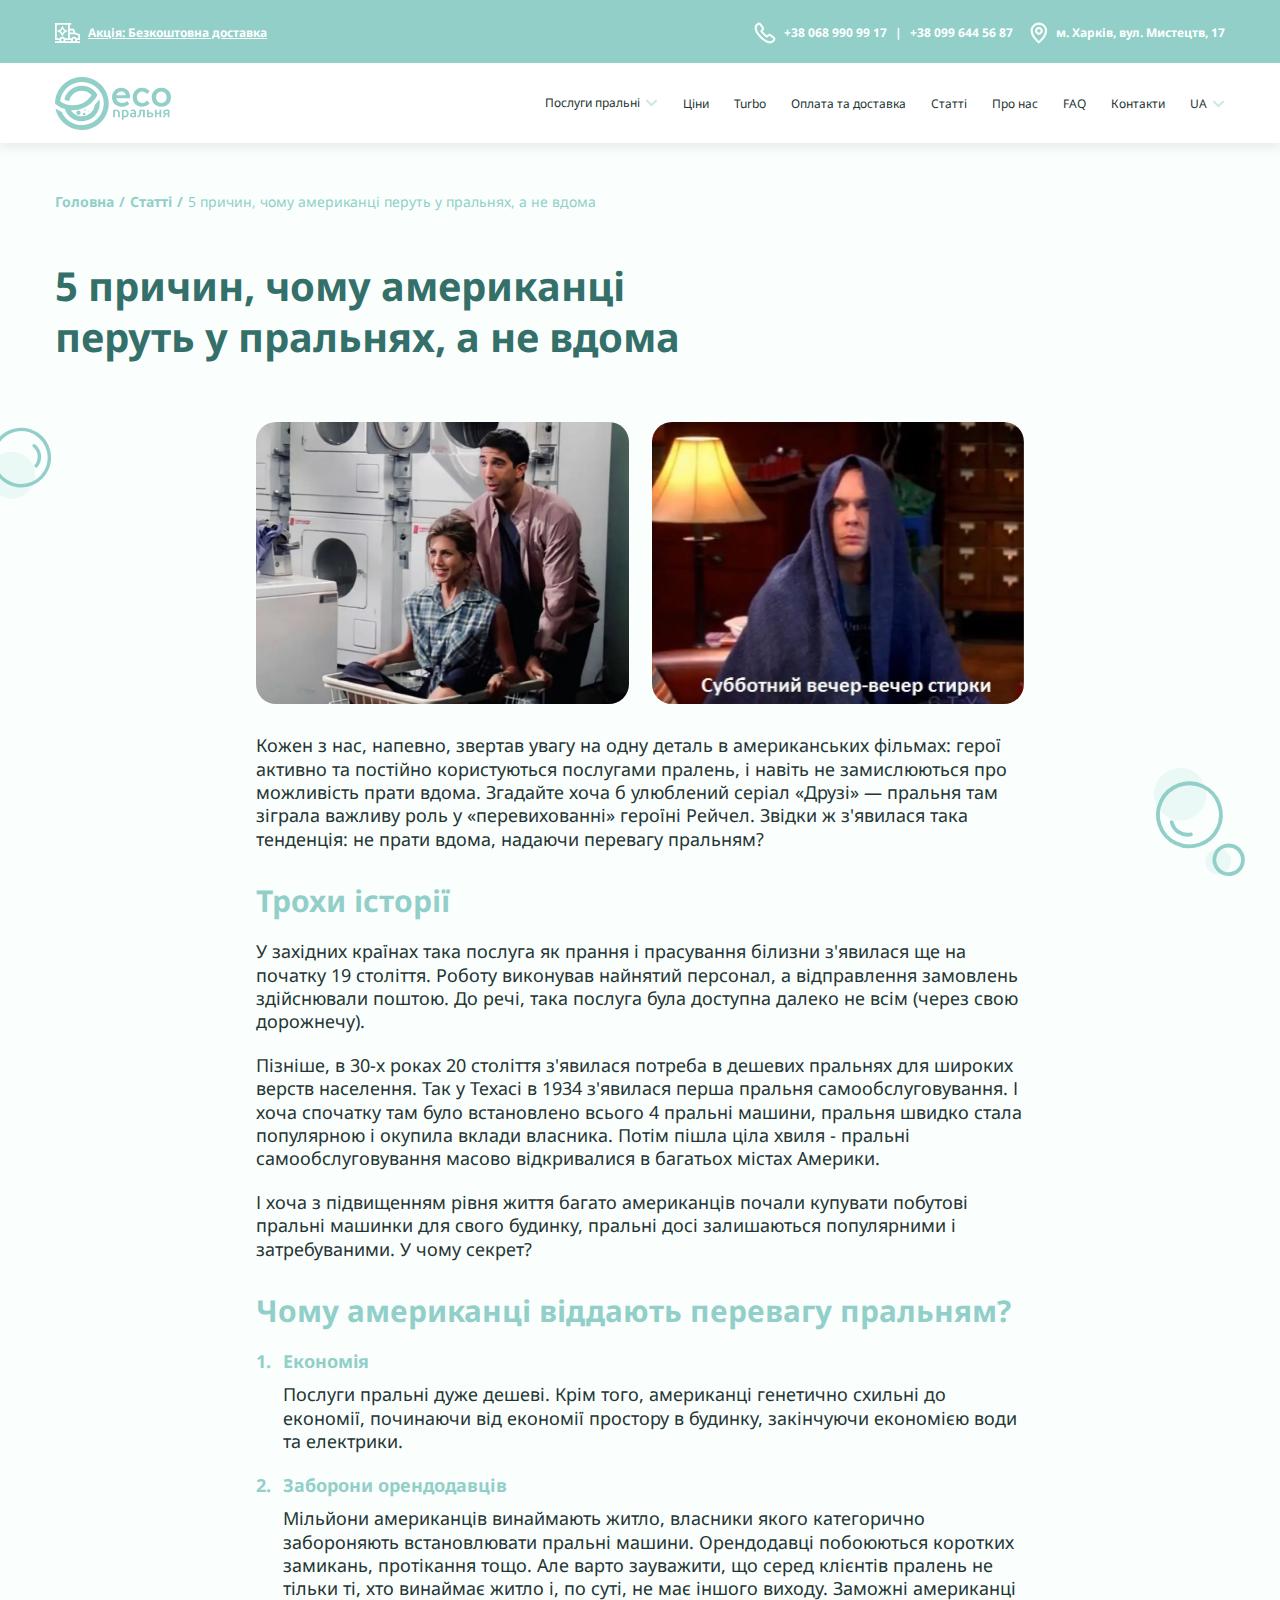
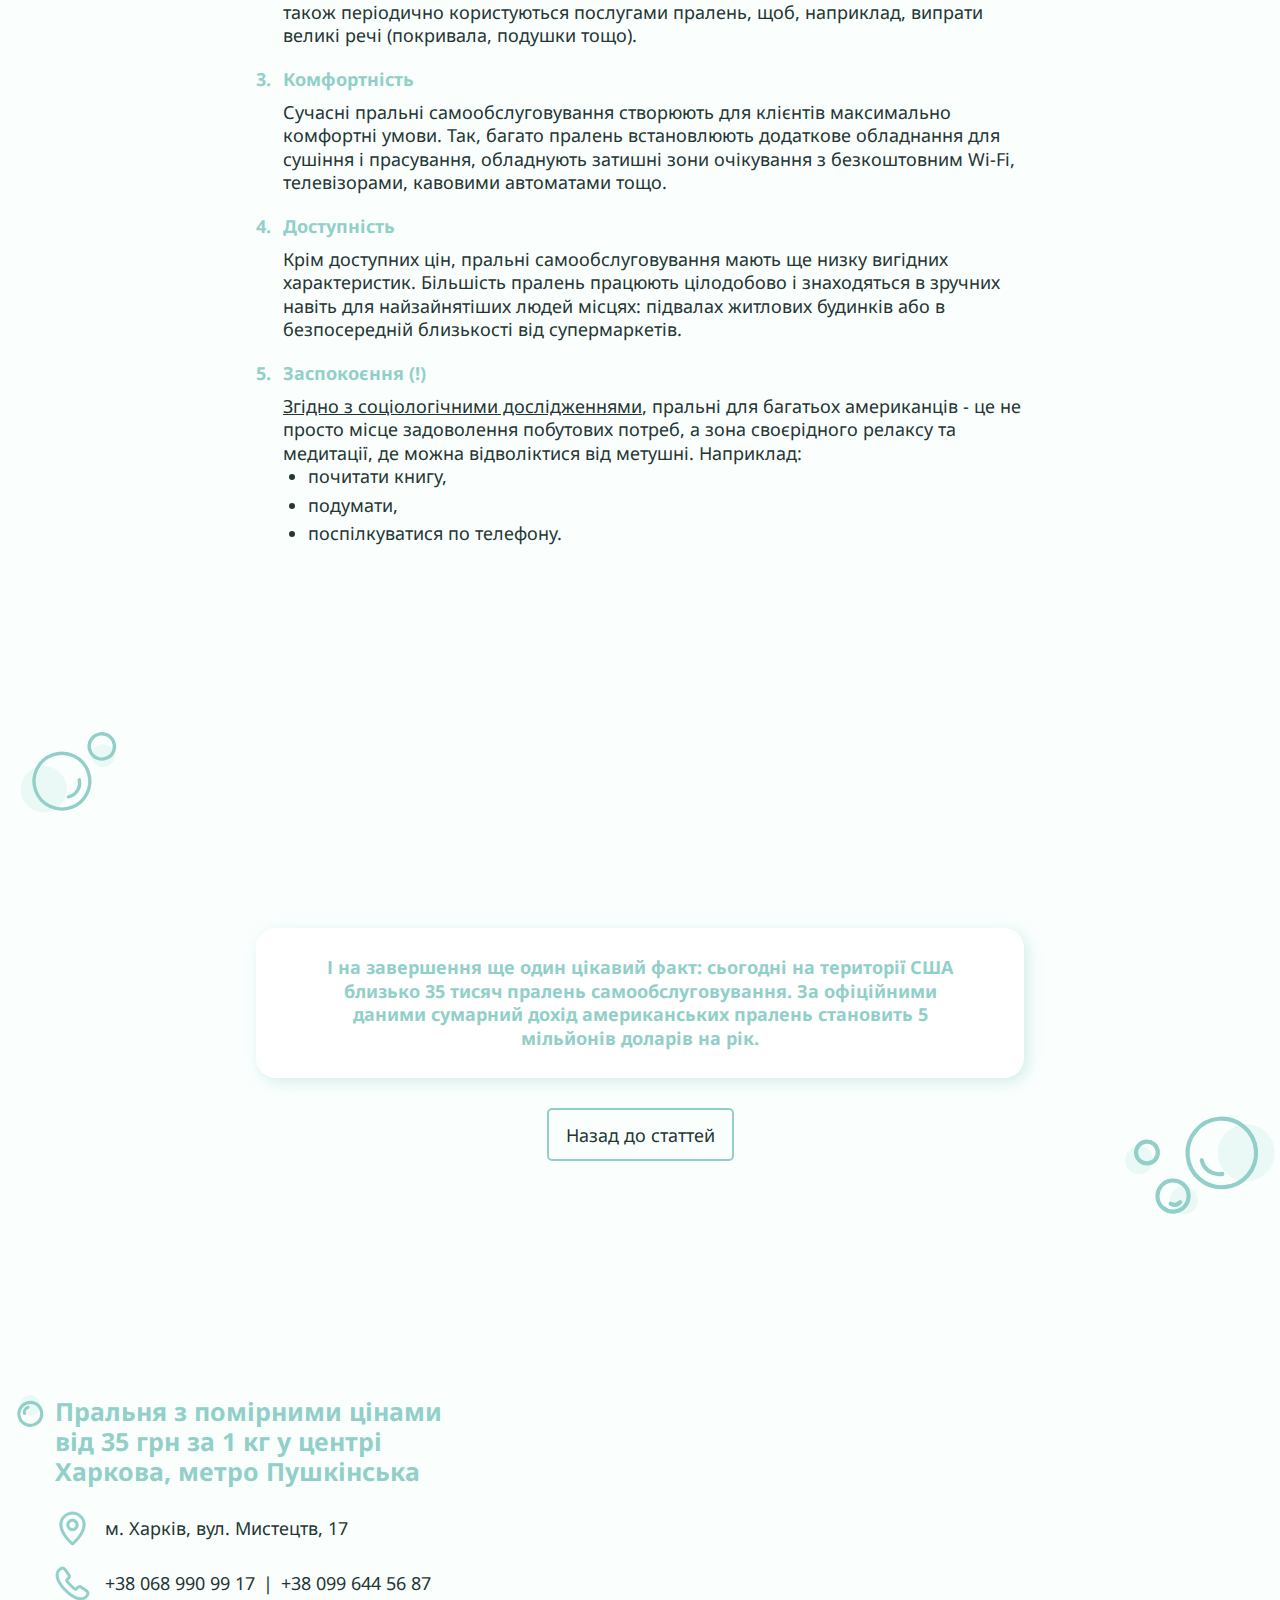
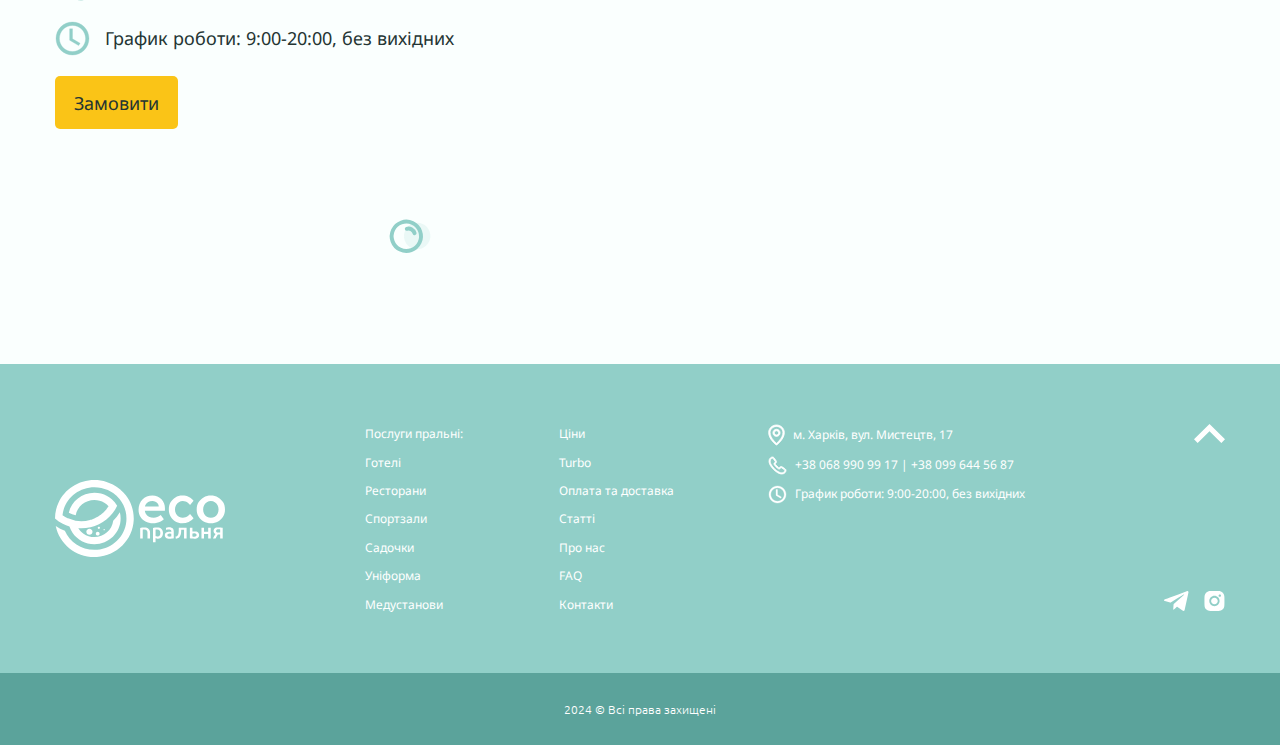
<file: article.html>
<!DOCTYPE html>
<html lang="uk">

<head>
	<title>Стаття</title>
	<meta charset="UTF-8">
	<meta name="format-detection" content="telephone=no">
	<!-- <style>body{opacity: 0;}</style> -->
	<link rel="stylesheet" href="css/style.min.css?_v=20240828133415">
	<link rel="shortcut icon" href="favicon.ico">
	<!-- <meta name="robots" content="noindex, nofollow"> -->
	<meta name="viewport" content="width=device-width, initial-scale=1.0">
</head>

<body>
	<div class="wrapper">
		<header class="header">
			<div class="header__top">
				<div class="header__container">
					<a href="" class="header__delivery header__link">
						<svg width="25" height="20" viewBox="0 0 25 20" fill="currentColor" xmlns="http://www.w3.org/2000/svg">
							<path d="M-1.90735e-06 17.0821V0H16.2827V1.76142H14.83V5.83619H18.9052L20.4276 9.65839L25 11.1891V17.0821H22.0904C22.0704 17.4826 21.9721 17.8758 21.8017 18.2386H25V20H-1.90735e-06V18.2386H4.65102C4.4806 17.8765 4.38228 17.4829 4.36227 17.0821H-1.90735e-06ZM10.0151 15.3207H13.0758V1.76142H1.75457V15.3203H4.81523C5.37099 14.4181 6.35936 13.861 7.41534 13.861C8.47132 13.861 9.45969 14.4178 10.0155 15.3203L10.0151 15.3207ZM16.2737 18.2386C16.1033 17.8762 16.0046 17.4826 15.985 17.0821H10.4677C10.4477 17.4829 10.3494 17.8762 10.179 18.2386H16.2741H16.2737ZM16.4373 15.3207C16.993 14.4185 17.9814 13.8613 19.0374 13.8613C20.0934 13.8613 21.0817 14.4181 21.6375 15.3207H23.2451V12.4589L19.6214 11.2459H14.8293V15.3207H16.4373ZM17.7354 16.931C17.7354 17.6524 18.3195 18.2389 19.0377 18.2389C19.756 18.2389 20.3397 17.6524 20.3397 16.931C20.3397 16.2097 19.7556 15.6235 19.0377 15.6235C18.3198 15.6235 17.7354 16.21 17.7354 16.931ZM7.41465 15.6235C6.6964 15.6235 6.11235 16.21 6.11235 16.931C6.11235 17.652 6.6964 18.2389 7.41465 18.2389C8.1329 18.2389 8.71695 17.6524 8.71695 16.931C8.71695 16.2097 8.1329 15.6235 7.41465 15.6235ZM14.8296 7.59796V9.48411H18.4685L17.7175 7.59796H14.8296Z" />
							<path d="M5.46448 6.19548L7.37705 2.68371L9.28962 6.19548L12.7867 8.11627L9.28962 10.0367L7.37705 13.5488L5.46448 10.0367L1.96707 8.11627L5.46448 6.19548ZM6.57463 8.92215L7.37705 10.3957L8.17947 8.92215L9.64633 8.11662L8.17947 7.31074L7.37705 5.83758L6.57463 7.31074L5.10777 8.11662L6.57463 8.92215Z" />
						</svg>
						<span>
							Акцiя: Безкоштовна доставка
						</span>
					</a>
					<div class="header__info">
						<div class="header__phones">
							<svg width="22" height="22" viewBox="0 0 22 22" stroke="currentColor" fill="currentColor" xmlns="http://www.w3.org/2000/svg">
								<path d="M16.0979 21C15.0447 21 13.9357 20.7488 12.7894 20.2651C11.671 19.7907 10.5433 19.1395 9.44362 18.3488C8.35322 17.5488 7.30009 16.6558 6.30289 15.6791C5.315 14.6837 4.42032 13.6326 3.62815 12.5535C2.82665 11.4372 2.1836 10.3209 1.72693 9.24186C1.24231 8.08837 1 6.97209 1 5.92093C1 5.19535 1.13048 4.50698 1.38211 3.86512C1.64306 3.20465 2.06244 2.5907 2.63094 2.06047C3.34856 1.35349 4.16869 1 5.04473 1C5.4082 1 5.78099 1.08372 6.09786 1.23256C6.46132 1.4 6.76887 1.65116 6.99254 1.98605L9.15471 5.02791C9.35042 5.29767 9.49953 5.55814 9.60205 5.8186C9.72321 6.09767 9.78844 6.37674 9.78844 6.64651C9.78844 7 9.68593 7.34419 9.49021 7.66977C9.35042 7.92093 9.13607 8.1907 8.8658 8.46047L8.23206 9.12093C8.24138 9.14884 8.2507 9.16744 8.26002 9.18605C8.37185 9.3814 8.59553 9.71628 9.02423 10.2186C9.48089 10.7395 9.9096 11.214 10.3383 11.6512C10.8882 12.1907 11.3448 12.6186 11.7735 12.9721C12.3048 13.4186 12.6496 13.6419 12.8546 13.7442L12.836 13.7907L13.5163 13.1209C13.8052 12.8326 14.0848 12.6186 14.3551 12.4791C14.8677 12.1628 15.52 12.107 16.1724 12.3767C16.4147 12.4791 16.6757 12.6186 16.9553 12.814L20.0494 15.0093C20.3942 15.2419 20.6459 15.5395 20.795 15.893C20.9348 16.2465 21 16.5721 21 16.8977C21 17.3442 20.8975 17.7907 20.7018 18.2093C20.5061 18.6279 20.2637 18.9907 19.9562 19.3256C19.425 19.9116 18.8472 20.3302 18.1761 20.6C17.5331 20.8605 16.8341 21 16.0979 21ZM5.04473 2.39535C4.53215 2.39535 4.05685 2.6186 3.60019 3.06512C3.17148 3.46512 2.87325 3.90233 2.68686 4.37674C2.49115 4.86047 2.39795 5.37209 2.39795 5.92093C2.39795 6.78605 2.60298 7.72558 3.01305 8.69302C3.43243 9.67907 4.01957 10.7023 4.76514 11.7256C5.51072 12.7488 6.35881 13.7442 7.29077 14.6837C8.22274 15.6047 9.22926 16.4605 10.2637 17.214C11.2703 17.9488 12.3048 18.5442 13.3299 18.9721C14.9236 19.6512 16.4147 19.8093 17.6449 19.2977C18.1202 19.1023 18.5396 18.8047 18.9217 18.3767C19.1361 18.1442 19.3038 17.893 19.4436 17.5954C19.5555 17.3628 19.6114 17.1209 19.6114 16.8791C19.6114 16.7302 19.5834 16.5814 19.5089 16.414C19.4809 16.3581 19.425 16.2558 19.2479 16.1349L16.1538 13.9395C15.9674 13.8093 15.7996 13.7163 15.6412 13.6512C15.4362 13.5674 15.3523 13.4837 15.0354 13.6791C14.849 13.7721 14.6813 13.9116 14.4949 14.0977L13.7866 14.7953C13.4231 15.1488 12.8639 15.2326 12.4352 15.0744L12.1836 14.9628C11.8015 14.7581 11.3541 14.4419 10.8602 14.0233C10.4129 13.6419 9.92824 13.1953 9.3411 12.6186C8.88444 12.1535 8.42777 11.6605 7.95247 11.1116C7.51445 10.6 7.19758 10.1628 7.00186 9.8L6.89003 9.52093C6.83411 9.30698 6.81547 9.18605 6.81547 9.05581C6.81547 8.72093 6.93663 8.42326 7.16962 8.1907L7.86859 7.46512C8.05499 7.27907 8.19478 7.10233 8.28798 6.94419C8.36253 6.82326 8.39049 6.72093 8.39049 6.62791C8.39049 6.55349 8.36254 6.44186 8.31594 6.33023C8.2507 6.1814 8.14818 6.01395 8.01771 5.83721L5.85555 2.78605C5.76235 2.65581 5.65051 2.56279 5.51072 2.49767C5.3616 2.43256 5.20317 2.39535 5.04473 2.39535Z" stroke-width="0.8" />
							</svg>
							<div class="header__phones-body">
								<a href="tel:+380689909917" class="header__link">
									+38 068 990 99 17
								</a>
								<a href="tel:+380996445687" class="header__link">
									+38 099 644 56 87
								</a>
							</div>
						</div>
						<a data-da=".menu__inner, 549.98" href="" class="header__link header__adres">
							<svg width="18" height="22" viewBox="0 0 18 22" fill="currentColor" xmlns="http://www.w3.org/2000/svg">
								<path fill-rule="evenodd" clip-rule="evenodd" d="M8.85713 5.28571C6.88571 5.28571 5.28571 6.88571 5.28571 8.85713C5.28571 10.8286 6.88571 12.4286 8.85713 12.4286C10.8286 12.4286 12.4286 10.8286 12.4286 8.85713C12.4286 6.88571 10.8286 5.28571 8.85713 5.28571ZM6.71428 8.85713C6.71428 7.67142 7.67142 6.71428 8.85713 6.71428C10.0428 6.71428 11 7.67142 11 8.85713C11 10.0428 10.0428 11 8.85713 11C7.67142 11 6.71428 10.0428 6.71428 8.85713Z" />
								<path fill-rule="evenodd" clip-rule="evenodd" d="M8.41428 20.85C8.41428 20.85 8.41428 20.85 8.85713 20.2857L8.41428 20.85C8.67142 21.05 9.04284 21.05 9.29998 20.85L8.85713 20.2857C9.29999 20.85 9.29998 20.85 9.29998 20.85V20.8428H9.30713L9.32143 20.8286C9.34286 20.8143 9.36427 20.8 9.3857 20.7714C9.44284 20.7286 9.52139 20.6643 9.62853 20.5786C9.82853 20.4071 10.1143 20.1571 10.4571 19.8357C11.1428 19.2 12.0643 18.2857 12.9786 17.1714C14.7929 14.9857 16.7143 11.9071 16.7143 8.63566C16.7143 4.39995 13.1786 1 8.85713 1C4.53571 1 1 4.39995 1 8.63566C1 11.9071 2.92141 14.9857 4.7357 17.1714C5.64998 18.2857 6.57143 19.2 7.25714 19.8357C7.6 20.1571 7.88574 20.4071 8.08574 20.5786C8.19288 20.6643 8.27143 20.7286 8.32857 20.7714C8.35 20.8 8.3714 20.8143 8.39283 20.8286L8.40713 20.8428H8.41428V20.85ZM2.42857 8.63566C2.42857 5.22852 5.28571 2.42857 8.85713 2.42857C12.4286 2.42857 15.2857 5.22852 15.2857 8.63566C15.2857 11.3857 13.6357 14.1357 11.8785 16.2643C11.0071 17.3143 10.1428 18.1857 9.48571 18.7857C9.24285 19.0143 9.02856 19.2071 8.85713 19.3571C8.6857 19.2071 8.47141 19.0143 8.22856 18.7857C7.57142 18.1857 6.70715 17.3143 5.83572 16.2643C4.07858 14.1357 2.42857 11.3857 2.42857 8.63566Z" />
								<path d="M8.41428 20.85C8.41428 20.85 8.41428 20.85 8.85713 20.2857M8.41428 20.85L8.85713 20.2857M8.41428 20.85C8.67142 21.05 9.04284 21.05 9.29998 20.85M8.41428 20.85V20.8429H8.40713L8.39283 20.8286C8.3714 20.8143 8.35 20.8 8.32857 20.7714C8.27143 20.7286 8.19288 20.6643 8.08574 20.5786C7.88574 20.4071 7.6 20.1571 7.25714 19.8357C6.57143 19.2 5.64998 18.2857 4.7357 17.1714C2.92141 14.9857 1 11.9071 1 8.63566C1 4.39995 4.53571 1 8.85713 1C13.1786 1 16.7143 4.39995 16.7143 8.63566C16.7143 11.9071 14.7929 14.9857 12.9786 17.1714C12.0643 18.2857 11.1428 19.2 10.4571 19.8357C10.1143 20.1571 9.82853 20.4071 9.62853 20.5786C9.52139 20.6643 9.44284 20.7286 9.3857 20.7714C9.36427 20.8 9.34286 20.8143 9.32143 20.8286L9.30713 20.8429H9.29998V20.85M8.85713 20.2857L9.29998 20.85M8.85713 20.2857C9.29999 20.85 9.29998 20.85 9.29998 20.85M8.85713 5.28571C6.88571 5.28571 5.28571 6.88571 5.28571 8.85713C5.28571 10.8286 6.88571 12.4286 8.85713 12.4286C10.8286 12.4286 12.4286 10.8286 12.4286 8.85713C12.4286 6.88571 10.8286 5.28571 8.85713 5.28571ZM6.71428 8.85713C6.71428 7.67142 7.67142 6.71428 8.85713 6.71428C10.0428 6.71428 11 7.67142 11 8.85713C11 10.0428 10.0428 11 8.85713 11C7.67142 11 6.71428 10.0428 6.71428 8.85713ZM2.42857 8.63566C2.42857 5.22852 5.28571 2.42857 8.85713 2.42857C12.4286 2.42857 15.2857 5.22852 15.2857 8.63566C15.2857 11.3857 13.6357 14.1357 11.8785 16.2643C11.0071 17.3143 10.1428 18.1857 9.48571 18.7857C9.24285 19.0143 9.02856 19.2071 8.85713 19.3571C8.6857 19.2071 8.47141 19.0143 8.22856 18.7857C7.57142 18.1857 6.70715 17.3143 5.83572 16.2643C4.07858 14.1357 2.42857 11.3857 2.42857 8.63566Z" fill="none" stroke="currentColor" stroke-width="0.8" />
							</svg>
							<span>
								м. Харків, вул. Мистецтв, 17
							</span>
						</a>
					</div>
				</div>
			</div>
			<div class="header__container">
				<div class="header__body">
					<a href="" class="header__logo">
						<img src="img/logo.svg" alt="eco logo">
					</a>
					<div class="header__menu menu">
						<button type="button" class="menu__icon icon-menu"><span></span></button>
						<nav class="menu__body">
							<div class="menu__inner">
								<ul class="menu__list">
									<li class="menu__item">
										<a href="" class="menu__link menu__toggle">Послуги пральні</a>
										<ul class="menu__dropdown dropdown-menu">
											<li class="dropdown-menu__item">
												<a href="" class="dropdown-menu__link">Усі послуги</a>
											</li>
											<li class="dropdown-menu__item">
												<a href="" class="dropdown-menu__link">Готелі</a>
											</li>
											<li class="dropdown-menu__item">
												<a href="" class="dropdown-menu__link">Ресторани</a>
											</li>
											<li class="dropdown-menu__item">
												<a href="" class="dropdown-menu__link">Спортзали</a>
											</li>
											<li class="dropdown-menu__item">
												<a href="" class="dropdown-menu__link">Caдoчки</a>
											</li>
											<li class="dropdown-menu__item">
												<a href="" class="dropdown-menu__link">Уніформа</a>
											</li>
											<li class="dropdown-menu__item">
												<a href="" class="dropdown-menu__link">Медустанови</a>
											</li>
										</ul>
									</li>
									<li class="menu__item">
										<a href="" class="menu__link">Цiни</a>
									</li>
									<li class="menu__item">
										<a href="" class="menu__link">Turbo</a>
									</li>
									<li class="menu__item">
										<a href="" class="menu__link">Оплата та доставка</a>
									</li>
									<li class="menu__item">
										<a href="" class="menu__link">Статті</a>
									</li>
									<li class="menu__item">
										<a href="" class="menu__link">Про нас</a>
									</li>
									<li class="menu__item">
										<a href="" class="menu__link">FAQ</a>
									</li>
									<li class="menu__item">
										<a href="" class="menu__link">Контакти</a>
									</li>
								</ul>
							</div>
						</nav>
					</div>
					<div class="header__lang languages">
						<button type="button" class="languages__current">
							UA
						</button>
						<ul class="languages__list">
							<li class="languages__item">
								<a href="" class="languages__link">
									ENG
								</a>
							</li>
							<li class="languages__item">
								<a href="" class="languages__link">
									РУС
								</a>
							</li>
						</ul>
					</div>
				</div>
			</div>
		</header>
		<main class="page article-page">
			<section class="article-detail">
				<div class="article-detail__container">
					<div class="decor-3"></div>
					<div class="decor-4"></div>
					<div class="article-detail__top breadcrumbs">
						<a href="index.html" class="breadcrumbs__link">Головна</a>
						<a href="index.html" class="breadcrumbs__link">Статті</a>
						<a href="" class="breadcrumbs__link active">5 причин, чому американці перуть у пральнях, а не
							вдома</a>
					</div>
					<h2 class="article-detail__title title">
						5 причин, чому американці <br>
						перуть у пральнях, а не вдома
					</h2>
					<div class="article-detail__body">
						<div class="article-detail__head">
							<div class="article-detail__img">
								<img src="img/article/image-1.webp" alt="Image">
							</div>
							<div class="article-detail__img">
								<img src="img/article/image-4.webp" alt="Image">
							</div>
							<div class="article-detail__text">
								<p>
									Кожен з нас, напевно, звертав увагу на одну деталь в американських фільмах: герої
									активно та постійно користуються послугами пралень, і навіть не замислюються про
									можливість прати вдома. Згадайте хоча б улюблений серіал «Друзі» — пральня там
									зіграла важливу роль у «перевихованні» героїні Рейчел. Звідки ж з'явилася така
									тенденція: не прати вдома, надаючи перевагу пральням?
								</p>
							</div>
						</div>
						<div class="article-detail__text">
							<h3>
								Трохи історії
							</h3>
							<p>
								У західних країнах така послуга як прання і прасування білизни з'явилася ще на початку
								19 століття. Роботу виконував найнятий персонал, а відправлення замовлень здійснювали
								поштою. До речі, така послуга була доступна далеко не всім (через свою дорожнечу).
							</p>
							<p>
								Пізніше, в 30-х роках 20 століття з'явилася потреба в дешевих пральнях для широких
								верств населення. Так у Техасі в 1934 з'явилася перша пральня самообслуговування.
								І хоча спочатку там було встановлено всього 4 пральні машини, пральня швидко стала
								популярною і
								окупила вклади власника. Потім пішла ціла хвиля - пральні самообслуговування масово
								відкривалися в багатьох містах Америки.
							</p>
							<p>
								І хоча з підвищенням рівня життя багато
								американців почали купувати побутові пральні машинки для свого будинку, пральні досі
								залишаються популярними і затребуваними. У чому секрет?
							</p>
						</div>
						<div class="article-detail__text">
							<h3>
								Чому американці віддають перевагу пральням?
							</h3>
							<ol>
								<li>
									<div>
										<b class="green-text">Економiя</b>
										Послуги пральні дуже дешеві. Крім того, американці генетично схильні до
										економії, починаючи від економії простору в будинку, закінчуючи економією води
										та електрики.
									</div>
								</li>
								<li>
									<div>
										<b class="green-text">Заборони орендодавців</b>
										Мільйони американців винаймають житло, власники якого категорично забороняють
										встановлювати пральні машини. Орендодавці побоюються коротких замикань,
										протікання тощо. Але варто зауважити, що серед клієнтів пралень не тільки ті,
										хто винаймає житло і, по суті, не має іншого виходу. Заможні американці також
										періодично користуються послугами пралень, щоб, наприклад, випрати великі речі
										(покривала, подушки тощо).
									</div>
								</li>
								<li>
									<div>
										<b class="green-text">Комфортність</b>
										Сучасні пральні самообслуговування створюють для клієнтів максимально комфортні
										умови. Так, багато пралень встановлюють додаткове обладнання для сушіння і
										прасування, обладнують затишні зони очікування з безкоштовним Wi-Fi,
										телевізорами, кавовими автоматами тощо.
									</div>
								</li>
								<li>
									<div>
										<b class="green-text">Доступність</b>
										Крім доступних цін, пральні самообслуговування мають ще низку вигідних
										характеристик. Більшість пралень працюють цілодобово і знаходяться в зручних
										навіть для найзайнятіших людей місцях: підвалах житлових будинків або в
										безпосередній близькості від супермаркетів.
									</div>
								</li>
								<li>
									<div>
										<b class="green-text">Заспокоєння (!)</b>
										<a href="">Згідно з соціологічними дослідженнями</a>, пральні для багатьох
										американців - це не
										просто місце задоволення побутових потреб, а зона своєрідного релаксу та
										медитації, де можна відволіктися від метушні. Наприклад:
										<ul>
											<li>
												почитати книгу,
											</li>
											<li>
												подумати,
											</li>
											<li>
												поспiлкуватися по телефону.
											</li>
										</ul>
									</div>
								</li>
							</ol>
						</div>
						<div class="article-detail__video">
							<iframe src="https://www.youtube.com/embed/uPhJDFjaHMQ?si=knR1-kpBB-PuOl8C" title="YouTube video player" frameborder="0" allow="accelerometer; autoplay; clipboard-write; encrypted-media; gyroscope; picture-in-picture; web-share" referrerpolicy="strict-origin-when-cross-origin" allowfullscreen>
							</iframe>
						</div>
						<div class="article-detail__info">
							І на завершення ще один цікавий факт: сьогодні на території США близько 35 тисяч пралень
							самообслуговування. За офіційними даними сумарний дохід американських пралень становить 5
							мільйонів доларів на рік.
						</div>
						<a href="articles-list.html" class="article-detail__back button-empty">
							Назад до статтей
						</a>
					</div>
				</div>
			</section>
			<section class="contacts">
				<div class="contacts__wrapper">
					<div class="contacts__body">
						<div class="contacts__content">
							<h4 class="contacts__title">
								Пральня з помірними цінами від 35 грн за 1 кг
								у центрі Харкова, метро Пушкінська
							</h4>
							<div class="contacts__items">
								<div class="contacts__item">
									<svg width="29" height="37" viewBox="0 0 29 37" fill="none" xmlns="http://www.w3.org/2000/svg">
										<path fill-rule="evenodd" clip-rule="evenodd" d="M14.5 8.49999C11.1127 8.49999 8.36364 11.3 8.36364 14.75C8.36364 18.2 11.1127 21 14.5 21C17.8873 21 20.6364 18.2 20.6364 14.75C20.6364 11.3 17.8873 8.49999 14.5 8.49999ZM10.8182 14.75C10.8182 12.675 12.4627 11 14.5 11C16.5373 11 18.1818 12.675 18.1818 14.75C18.1818 16.825 16.5373 18.5 14.5 18.5C12.4627 18.5 10.8182 16.825 10.8182 14.75Z" fill="#91CFC8" />
										<path fill-rule="evenodd" clip-rule="evenodd" d="M13.7391 35.7375C13.7391 35.7375 13.7391 35.7374 14.5 34.75L13.7391 35.7375C14.1809 36.0875 14.8191 36.0875 15.2609 35.7375L14.5 34.75C15.2609 35.7374 15.2609 35.7375 15.2609 35.7375V35.725H15.2732L15.2978 35.7C15.3346 35.675 15.3714 35.65 15.4082 35.6C15.5064 35.525 15.6413 35.4125 15.8254 35.2625C16.169 34.9625 16.66 34.5249 17.2491 33.9624C18.4273 32.8499 20.0105 31.25 21.5814 29.3C24.6987 25.475 28 20.0874 28 14.3624C28 6.94992 21.925 1 14.5 1C7.075 1 1 6.94992 1 14.3624C1 20.0874 4.30134 25.475 7.41861 29.3C8.98952 31.25 10.5727 32.8499 11.7509 33.9624C12.34 34.5249 12.831 34.9625 13.1746 35.2625C13.3587 35.4125 13.4936 35.525 13.5918 35.6C13.6286 35.65 13.6654 35.675 13.7022 35.7L13.7268 35.725H13.7391V35.7375ZM3.45455 14.3624C3.45455 8.39992 8.36364 3.5 14.5 3.5C20.6364 3.5 25.5455 8.39992 25.5455 14.3624C25.5455 19.1749 22.7104 23.9875 19.6913 27.7125C18.1941 29.55 16.7091 31.075 15.58 32.125C15.1627 32.525 14.7945 32.8624 14.5 33.1249C14.2055 32.8624 13.8373 32.525 13.42 32.125C12.2909 31.075 10.8059 29.55 9.30866 27.7125C6.28957 23.9875 3.45455 19.1749 3.45455 14.3624Z" fill="#91CFC8" />
										<path d="M13.7391 35.7375C13.7391 35.7375 13.7391 35.7374 14.5 34.75M13.7391 35.7375L14.5 34.75M13.7391 35.7375C14.1809 36.0875 14.8191 36.0875 15.2609 35.7375M13.7391 35.7375V35.725H13.7268L13.7022 35.7C13.6654 35.675 13.6286 35.65 13.5918 35.6C13.4936 35.525 13.3587 35.4125 13.1746 35.2625C12.831 34.9625 12.34 34.5249 11.7509 33.9624C10.5727 32.8499 8.98952 31.25 7.41861 29.3C4.30134 25.475 1 20.0874 1 14.3624C1 6.94992 7.075 1 14.5 1C21.925 1 28 6.94992 28 14.3624C28 20.0874 24.6987 25.475 21.5814 29.3C20.0105 31.25 18.4273 32.8499 17.2491 33.9624C16.66 34.5249 16.169 34.9625 15.8254 35.2625C15.6413 35.4125 15.5064 35.525 15.4082 35.6C15.3714 35.65 15.3346 35.675 15.2978 35.7L15.2732 35.725H15.2609V35.7375M14.5 34.75L15.2609 35.7375M14.5 34.75C15.2609 35.7374 15.2609 35.7375 15.2609 35.7375M14.5 8.49999C11.1127 8.49999 8.36364 11.3 8.36364 14.75C8.36364 18.2 11.1127 21 14.5 21C17.8873 21 20.6364 18.2 20.6364 14.75C20.6364 11.3 17.8873 8.49999 14.5 8.49999ZM10.8182 14.75C10.8182 12.675 12.4627 11 14.5 11C16.5373 11 18.1818 12.675 18.1818 14.75C18.1818 16.825 16.5373 18.5 14.5 18.5C12.4627 18.5 10.8182 16.825 10.8182 14.75ZM3.45455 14.3624C3.45455 8.39992 8.36364 3.5 14.5 3.5C20.6364 3.5 25.5455 8.39992 25.5455 14.3624C25.5455 19.1749 22.7104 23.9875 19.6913 27.7125C18.1941 29.55 16.7091 31.075 15.58 32.125C15.1627 32.525 14.7945 32.8624 14.5 33.1249C14.2055 32.8624 13.8373 32.525 13.42 32.125C12.2909 31.075 10.8059 29.55 9.30866 27.7125C6.28957 23.9875 3.45455 19.1749 3.45455 14.3624Z" stroke="#91CFC8" stroke-width="0.8" />
									</svg>
									<span>м. Харків, вул. Мистецтв, 17</span>
								</div>
								<div class="contacts__item">
									<svg width="35" height="35" viewBox="0 0 35 35" fill="none" xmlns="http://www.w3.org/2000/svg">
										<path d="M25.9115 34C24.1738 34 22.3439 33.5856 20.4525 32.7874C18.6072 32.0047 16.7465 30.9302 14.932 29.6256C13.1328 28.3056 11.3952 26.8321 9.74977 25.2205C8.11976 23.5781 6.64352 21.8437 5.33644 20.0633C4.01398 18.2214 2.95294 16.3795 2.19944 14.5991C1.39981 12.6958 1 10.854 1 9.11954C1 7.92233 1.21528 6.78651 1.63048 5.72744C2.06104 4.63767 2.75303 3.62465 3.69105 2.74977C4.87512 1.58326 6.22833 1 7.67381 1C8.27353 1 8.88863 1.13814 9.41146 1.38372C10.0112 1.66 10.5186 2.07442 10.8877 2.62698L14.4553 7.64605C14.7782 8.09116 15.0242 8.52093 15.1934 8.9507C15.3933 9.41116 15.5009 9.87163 15.5009 10.3167C15.5009 10.9 15.3318 11.4679 15.0089 12.0051C14.7782 12.4195 14.4245 12.8647 13.9786 13.3098L12.9329 14.3995C12.9483 14.4456 12.9637 14.4763 12.979 14.507C13.1636 14.8293 13.5326 15.3819 14.24 16.2107C14.9935 17.0702 15.7008 17.853 16.4082 18.5744C17.3155 19.4647 18.069 20.1707 18.7763 20.754C19.6528 21.4907 20.2218 21.8591 20.5601 22.0279L20.5294 22.1047L21.6519 20.9995C22.1286 20.5237 22.5899 20.1707 23.0359 19.9405C23.8816 19.4186 24.9581 19.3265 26.0345 19.7716C26.4343 19.9405 26.8649 20.1707 27.3262 20.493L32.4315 24.1153C33.0005 24.4991 33.4157 24.9902 33.6617 25.5735C33.8924 26.1567 34 26.694 34 27.2312C34 27.9679 33.8308 28.7047 33.5079 29.3953C33.185 30.086 32.7852 30.6847 32.2777 31.2372C31.4012 32.2042 30.4478 32.8949 29.3406 33.34C28.2796 33.7698 27.1263 34 25.9115 34ZM7.67381 3.30233C6.82805 3.30233 6.0438 3.6707 5.29031 4.40744C4.58294 5.06744 4.09087 5.78884 3.78332 6.57163C3.46039 7.36977 3.30662 8.21395 3.30662 9.11954C3.30662 10.547 3.64492 12.0972 4.32153 13.6935C5.01351 15.3205 5.98229 17.0088 7.21249 18.6972C8.44268 20.3856 9.84203 22.0279 11.3798 23.5781C12.9175 25.0977 14.5783 26.5098 16.2852 27.753C17.9459 28.9656 19.6528 29.9479 21.3444 30.654C23.9739 31.7744 26.4343 32.0353 28.4641 31.1912C29.2484 30.8688 29.9404 30.3777 30.5708 29.6716C30.9245 29.2879 31.2013 28.8735 31.432 28.3823C31.6165 27.9986 31.7088 27.5995 31.7088 27.2005C31.7088 26.9549 31.6626 26.7093 31.5396 26.433C31.4935 26.3409 31.4012 26.1721 31.109 25.9726L26.0037 22.3502C25.6962 22.1353 25.4194 21.9819 25.158 21.8744C24.8197 21.7363 24.6813 21.5981 24.1584 21.9205C23.8509 22.074 23.5741 22.3042 23.2665 22.6112L22.0979 23.7623C21.4981 24.3456 20.5755 24.4837 19.8681 24.2228L19.4529 24.0386C18.8225 23.7009 18.0843 23.1791 17.2693 22.4884C16.5312 21.8591 15.7316 21.1223 14.7628 20.1707C14.0093 19.4033 13.2558 18.5898 12.4716 17.6842C11.7488 16.84 11.226 16.1186 10.9031 15.52L10.7185 15.0595C10.6263 14.7065 10.5955 14.507 10.5955 14.2921C10.5955 13.7395 10.7954 13.2484 11.1799 12.8647L12.3332 11.6674C12.6407 11.3605 12.8714 11.0688 13.0252 10.8079C13.1482 10.6084 13.1943 10.4395 13.1943 10.286C13.1943 10.1633 13.1482 9.97907 13.0713 9.79488C12.9637 9.5493 12.7945 9.27302 12.5792 8.9814L9.01165 3.94698C8.85788 3.73209 8.67335 3.5786 8.44268 3.47116C8.19665 3.36372 7.93523 3.30233 7.67381 3.30233Z" fill="#91CFC8" stroke="#91CFC8" stroke-width="0.8" />
									</svg>
									<div class="contacts__item-links">
										<a href="tel:+380689909917">+38 068 990 99 17</a>
										<span>|</span>
										<a href="tel:+380996445687">+38 099 644 56 87</a>
									</div>
								</div>
								<div class="contacts__item">
									<svg width="35" height="35" viewBox="0 0 35 35" fill="none" xmlns="http://www.w3.org/2000/svg">
										<path d="M17.5 7.82759H14.6552V19.2069L23.6543 24.6216L25.0862 22.2793L17.5 17.7845V7.82759Z" fill="#91CFC8" />
										<path fill-rule="evenodd" clip-rule="evenodd" d="M17.5 30.5862C24.7273 30.5862 30.5862 24.7273 30.5862 17.5C30.5862 10.2727 24.7273 4.41379 17.5 4.41379C10.2727 4.41379 4.41379 10.2727 4.41379 17.5C4.41379 24.7273 10.2727 30.5862 17.5 30.5862ZM17.5 34C26.6127 34 34 26.6127 34 17.5C34 8.3873 26.6127 1 17.5 1C8.3873 1 1 8.3873 1 17.5C1 26.6127 8.3873 34 17.5 34Z" fill="#91CFC8" />
										<path d="M17.5 7.82759H14.6552V19.2069L23.6543 24.6216L25.0862 22.2793L17.5 17.7845V7.82759Z" stroke="#91CFC8" stroke-width="0.3" />
										<path fill-rule="evenodd" clip-rule="evenodd" d="M17.5 30.5862C24.7273 30.5862 30.5862 24.7273 30.5862 17.5C30.5862 10.2727 24.7273 4.41379 17.5 4.41379C10.2727 4.41379 4.41379 10.2727 4.41379 17.5C4.41379 24.7273 10.2727 30.5862 17.5 30.5862ZM17.5 34C26.6127 34 34 26.6127 34 17.5C34 8.3873 26.6127 1 17.5 1C8.3873 1 1 8.3873 1 17.5C1 26.6127 8.3873 34 17.5 34Z" stroke="#91CFC8" stroke-width="0.3" />
									</svg>
									<span>График роботи: 9:00-20:00, без вихідних </span>
								</div>
							</div>
							<button data-popup="#popup" type="button" class="contacts__btn button">
								Замовити
							</button>
						</div>
						<div class="contacts__map">
							<iframe src="https://www.google.com/maps/embed?pb=!1m18!1m12!1m3!1d2564.6601062008363!2d36.247235499999995!3d49.99898160000001!2m3!1f0!2f0!3f0!3m2!1i1024!2i768!4f13.1!3m3!1m2!1s0x4127a0e9ea7cd8ad%3A0x1eaabb4feb0c0918!2z0LLRg9C70LjRhtGPINCc0LjRgdGC0LXRhtGC0LIsIDE3LCDQpdCw0YDQutGW0LIsINCl0LDRgNC60ZbQstGB0YzQutCwINC-0LHQu9Cw0YHRgtGMLCA2MTAwMA!5e0!3m2!1suk!2sua!4v1724506200311!5m2!1suk!2sua" style="border:0;" allowfullscreen="" loading="lazy" referrerpolicy="no-referrer-when-downgrade"></iframe>
						</div>
					</div>
				</div>
			</section>
		</main>
		<footer class="footer">
			<div class="footer__container">
				<div class="footer__body">
					<div class="footer__left">
						<a href="" class="footer__logo">
							<img src="img/logo-white.svg" alt="logo">
						</a>
					</div>
					<div class="footer__nav">
						<ul class="footer__nav-list">
							<li class="footer__nav-item">
								<a href="" class="footer__nav-link">
									Послуги пральні:
								</a>
							</li>
							<li class="footer__nav-item">
								<a href="" class="footer__nav-link">
									Готелі
								</a>
							</li>
							<li class="footer__nav-item">
								<a href="" class="footer__nav-link">
									Ресторани
								</a>
							</li>
							<li class="footer__nav-item">
								<a href="" class="footer__nav-link">
									Спортзали
								</a>
							</li>
							<li class="footer__nav-item">
								<a href="" class="footer__nav-link">
									Садочки
								</a>
							</li>
							<li class="footer__nav-item">
								<a href="" class="footer__nav-link">
									Уніформа
								</a>
							</li>
							<li class="footer__nav-item">
								<a href="" class="footer__nav-link">
									Медустанови
								</a>
							</li>
						</ul>
						<ul class="footer__nav-list">
							<li class="footer__nav-item">
								<a href="" class="footer__nav-link">
									Цiни
								</a>
							</li>
							<li class="footer__nav-item">
								<a href="" class="footer__nav-link">
									Turbo
								</a>
							</li>
							<li class="footer__nav-item">
								<a href="" class="footer__nav-link">
									Оплата та доставка
								</a>
							</li>
							<li class="footer__nav-item">
								<a href="" class="footer__nav-link">
									Статті
								</a>
							</li>
							<li class="footer__nav-item">
								<a href="" class="footer__nav-link">
									Про нас
								</a>
							</li>
							<li class="footer__nav-item">
								<a href="" class="footer__nav-link">
									FAQ
								</a>
							</li>
							<li class="footer__nav-item">
								<a href="" class="footer__nav-link">
									Контакти
								</a>
							</li>
						</ul>
						<div class="footer__nav-contacts">
							<div class="footer__nav-contact">
								<svg width="17" height="22" viewBox="0 0 17 22" fill="none" xmlns="http://www.w3.org/2000/svg">
									<path fill-rule="evenodd" clip-rule="evenodd" d="M8.49995 5.28571C6.52853 5.28571 4.92853 6.88571 4.92853 8.85713C4.92853 10.8286 6.52853 12.4286 8.49995 12.4286C10.4714 12.4286 12.0714 10.8286 12.0714 8.85713C12.0714 6.88571 10.4714 5.28571 8.49995 5.28571ZM6.3571 8.85713C6.3571 7.67142 7.31424 6.71428 8.49995 6.71428C9.68567 6.71428 10.6428 7.67142 10.6428 8.85713C10.6428 10.0428 9.68567 11 8.49995 11C7.31424 11 6.3571 10.0428 6.3571 8.85713Z" fill="white" />
									<path fill-rule="evenodd" clip-rule="evenodd" d="M8.0571 20.85C8.0571 20.85 8.0571 20.85 8.49995 20.2857L8.0571 20.85C8.31424 21.05 8.68567 21.05 8.94281 20.85L8.49995 20.2857C8.94281 20.85 8.94281 20.85 8.94281 20.85V20.8428H8.94996L8.96426 20.8286C8.98569 20.8143 9.00709 20.8 9.02852 20.7714C9.08566 20.7286 9.16421 20.6643 9.27135 20.5786C9.47135 20.4071 9.75709 20.1571 10.0999 19.8357C10.7857 19.2 11.7071 18.2857 12.6214 17.1714C14.4357 14.9857 16.3571 11.9071 16.3571 8.63566C16.3571 4.39995 12.8214 1 8.49995 1C4.17853 1 0.642822 4.39995 0.642822 8.63566C0.642822 11.9071 2.56423 14.9857 4.37852 17.1714C5.2928 18.2857 6.21425 19.2 6.89996 19.8357C7.24282 20.1571 7.52856 20.4071 7.72856 20.5786C7.8357 20.6643 7.91425 20.7286 7.97139 20.7714C7.99282 20.8 8.01422 20.8143 8.03565 20.8286L8.04995 20.8428H8.0571V20.85ZM2.07139 8.63566C2.07139 5.22852 4.92853 2.42857 8.49995 2.42857C12.0714 2.42857 14.9285 5.22852 14.9285 8.63566C14.9285 11.3857 13.2785 14.1357 11.5214 16.2643C10.6499 17.3143 9.78567 18.1857 9.12853 18.7857C8.88567 19.0143 8.67138 19.2071 8.49995 19.3571C8.32853 19.2071 8.11424 19.0143 7.87138 18.7857C7.21424 18.1857 6.34997 17.3143 5.47854 16.2643C3.7214 14.1357 2.07139 11.3857 2.07139 8.63566Z" fill="white" />
									<path d="M8.0571 20.85C8.0571 20.85 8.0571 20.85 8.49995 20.2857M8.0571 20.85L8.49995 20.2857M8.0571 20.85C8.31424 21.05 8.68566 21.05 8.94281 20.85M8.0571 20.85V20.8429H8.04995L8.03565 20.8286C8.01422 20.8143 7.99282 20.8 7.97139 20.7714C7.91425 20.7286 7.8357 20.6643 7.72856 20.5786C7.52856 20.4071 7.24282 20.1571 6.89996 19.8357C6.21425 19.2 5.2928 18.2857 4.37852 17.1714C2.56423 14.9857 0.642822 11.9071 0.642822 8.63566C0.642822 4.39995 4.17853 1 8.49995 1C12.8214 1 16.3571 4.39995 16.3571 8.63566C16.3571 11.9071 14.4357 14.9857 12.6214 17.1714C11.7071 18.2857 10.7857 19.2 10.0999 19.8357C9.75709 20.1571 9.47135 20.4071 9.27135 20.5786C9.16421 20.6643 9.08566 20.7286 9.02852 20.7714C9.00709 20.8 8.98569 20.8143 8.96426 20.8286L8.94996 20.8429H8.94281V20.85M8.49995 20.2857L8.94281 20.85M8.49995 20.2857C8.94281 20.85 8.94281 20.85 8.94281 20.85M8.49995 5.28571C6.52853 5.28571 4.92853 6.88571 4.92853 8.85713C4.92853 10.8286 6.52853 12.4286 8.49995 12.4286C10.4714 12.4286 12.0714 10.8286 12.0714 8.85713C12.0714 6.88571 10.4714 5.28571 8.49995 5.28571ZM6.3571 8.85713C6.3571 7.67142 7.31424 6.71428 8.49995 6.71428C9.68567 6.71428 10.6428 7.67142 10.6428 8.85713C10.6428 10.0428 9.68567 11 8.49995 11C7.31424 11 6.3571 10.0428 6.3571 8.85713ZM2.07139 8.63566C2.07139 5.22852 4.92853 2.42857 8.49995 2.42857C12.0714 2.42857 14.9285 5.22852 14.9285 8.63566C14.9285 11.3857 13.2785 14.1357 11.5214 16.2643C10.6499 17.3143 9.78567 18.1857 9.12853 18.7857C8.88567 19.0143 8.67138 19.2071 8.49995 19.3571C8.32853 19.2071 8.11424 19.0143 7.87138 18.7857C7.21424 18.1857 6.34997 17.3143 5.47854 16.2643C3.7214 14.1357 2.07139 11.3857 2.07139 8.63566Z" stroke="white" stroke-width="0.8" />
								</svg>
								<span>м. Харків, вул. Мистецтв, 17</span>
							</div>
							<div class="footer__nav-contact">
								<svg width="19" height="19" viewBox="0 0 19 19" fill="none" xmlns="http://www.w3.org/2000/svg">
									<path d="M13.8332 18C12.938 18 11.9953 17.7865 11.021 17.3753C10.0704 16.9721 9.11184 16.4186 8.17707 15.7465C7.25023 15.0665 6.35508 14.3074 5.50746 13.4772C4.66775 12.6312 3.90727 11.7377 3.23392 10.8205C2.55266 9.87163 2.00606 8.92279 1.61789 8.00558C1.20596 7.02512 1 6.07628 1 5.18279C1 4.56605 1.1109 3.98093 1.32479 3.43535C1.5466 2.87395 1.90308 2.35209 2.3863 1.9014C2.99627 1.30047 3.69338 1 4.43802 1C4.74697 1 5.06384 1.07116 5.33318 1.19767C5.64213 1.34 5.90354 1.55349 6.09366 1.83814L7.9315 4.42372C8.09786 4.65302 8.2246 4.87442 8.31174 5.09581C8.41472 5.33302 8.47018 5.57023 8.47018 5.79954C8.47018 6.1 8.38304 6.39256 8.21668 6.6693C8.09786 6.88279 7.91566 7.11209 7.68593 7.3414L7.14725 7.90279C7.15517 7.92651 7.16309 7.94233 7.17102 7.95814C7.26608 8.12419 7.4562 8.40884 7.8206 8.83581C8.20876 9.27861 8.57316 9.68186 8.93756 10.0535C9.40494 10.5121 9.7931 10.8758 10.1575 11.1763C10.609 11.5558 10.9021 11.7456 11.0764 11.8326L11.0606 11.8721L11.6389 11.3028C11.8844 11.0577 12.1221 10.8758 12.3518 10.7572C12.7875 10.4884 13.342 10.4409 13.8966 10.6702C14.1025 10.7572 14.3243 10.8758 14.562 11.0419L17.192 12.9079C17.4851 13.1056 17.699 13.3586 17.8257 13.6591C17.9445 13.9595 18 14.2363 18 14.513C18 14.8926 17.9129 15.2721 17.7465 15.6279C17.5801 15.9837 17.3742 16.2921 17.1128 16.5767C16.6612 17.0749 16.1701 17.4307 15.5997 17.66C15.0531 17.8814 14.459 18 13.8332 18ZM4.43802 2.18605C4.00233 2.18605 3.59832 2.37581 3.21016 2.75535C2.84576 3.09535 2.59226 3.46698 2.43383 3.87023C2.26747 4.2814 2.18826 4.71628 2.18826 5.18279C2.18826 5.91814 2.36254 6.71674 2.71109 7.53907C3.06757 8.37721 3.56664 9.24698 4.20037 10.1167C4.83411 10.9865 5.55499 11.8326 6.34716 12.6312C7.13933 13.414 7.99487 14.1414 8.87418 14.7819C9.72973 15.4065 10.609 15.9126 11.4804 16.2763C12.835 16.8535 14.1025 16.9879 15.1482 16.553C15.5522 16.387 15.9087 16.134 16.2335 15.7702C16.4157 15.5726 16.5582 15.3591 16.6771 15.106C16.7721 14.9084 16.8197 14.7028 16.8197 14.4972C16.8197 14.3707 16.7959 14.2442 16.7325 14.1019C16.7088 14.0544 16.6612 13.9674 16.5107 13.8647L13.8807 11.9986C13.7223 11.8879 13.5797 11.8088 13.445 11.7535C13.2707 11.6823 13.1994 11.6112 12.9301 11.7772C12.7717 11.8563 12.6291 11.9749 12.4706 12.133L11.8686 12.726C11.5596 13.0265 11.0843 13.0977 10.7199 12.9633L10.5061 12.8684C10.1813 12.6944 9.80103 12.4256 9.38118 12.0698C9.00093 11.7456 8.589 11.366 8.08993 10.8758C7.70177 10.4805 7.31361 10.0614 6.9096 9.59488C6.53728 9.16 6.26794 8.78837 6.10158 8.48L6.00652 8.24279C5.95899 8.06093 5.94315 7.95814 5.94315 7.84744C5.94315 7.56279 6.04613 7.30977 6.24418 7.11209L6.8383 6.49535C6.99674 6.33721 7.11556 6.18698 7.19478 6.05256C7.25815 5.94977 7.28192 5.86279 7.28192 5.78372C7.28192 5.72047 7.25816 5.62558 7.21855 5.5307C7.16309 5.40419 7.07596 5.26186 6.96505 5.11163L5.12721 2.51814C5.048 2.40744 4.95294 2.32837 4.83411 2.27302C4.70736 2.21767 4.57269 2.18605 4.43802 2.18605Z" fill="white" stroke="white" stroke-width="0.8" />
								</svg>
								<div class="footer__nav-phones">
									<a href="tel:+380689909917">+38 068 990 99 17</a>
									<span>|</span>
									<a href="tel:+380996445687">+38 099 644 56 87</a>
								</div>
							</div>
							<div class="footer__nav-contact">
								<svg width="19" height="19" viewBox="0 0 19 19" fill="none" xmlns="http://www.w3.org/2000/svg">
									<path d="M9.5 4.51724H8.03448V10.3793L12.6704 13.1687L13.408 11.9621L9.5 9.64655V4.51724Z" fill="white" />
									<path fill-rule="evenodd" clip-rule="evenodd" d="M9.5 16.2414C13.2232 16.2414 16.2414 13.2232 16.2414 9.5C16.2414 5.77684 13.2232 2.75862 9.5 2.75862C5.77684 2.75862 2.75862 5.77684 2.75862 9.5C2.75862 13.2232 5.77684 16.2414 9.5 16.2414ZM9.5 18C14.1944 18 18 14.1944 18 9.5C18 4.80558 14.1944 1 9.5 1C4.80558 1 1 4.80558 1 9.5C1 14.1944 4.80558 18 9.5 18Z" fill="white" />
									<path d="M9.5 4.51724H8.03448V10.3793L12.6704 13.1687L13.408 11.9621L9.5 9.64655V4.51724Z" stroke="white" stroke-width="0.3" />
									<path fill-rule="evenodd" clip-rule="evenodd" d="M9.5 16.2414C13.2232 16.2414 16.2414 13.2232 16.2414 9.5C16.2414 5.77684 13.2232 2.75862 9.5 2.75862C5.77684 2.75862 2.75862 5.77684 2.75862 9.5C2.75862 13.2232 5.77684 16.2414 9.5 16.2414ZM9.5 18C14.1944 18 18 14.1944 18 9.5C18 4.80558 14.1944 1 9.5 1C4.80558 1 1 4.80558 1 9.5C1 14.1944 4.80558 18 9.5 18Z" stroke="white" stroke-width="0.3" />
								</svg>
								<span>График роботи: 9:00-20:00, без вихідних</span>
							</div>
						</div>
					</div>
					<div class="footer__actions">
						<button type="button" class="footer__btn-top">
							<svg width="31" height="19" viewBox="0 0 31 19" fill="currentColor" xmlns="http://www.w3.org/2000/svg">
								<path d="M27.3446 19L15.5 7.25152L3.65542 19L-1.59037e-06 15.3742L15.5 5.52296e-07L31 15.3742L27.3446 19Z" />
							</svg>
						</button>
						<div data-da=".footer__left, 649.98" class="footer__socials">
							<a href="" class="footer__soc">
								<svg width="25" height="20" viewBox="0 0 25 20" fill="currentColor" xmlns="http://www.w3.org/2000/svg">
									<path d="M24.4444 1.55157C24.3042 2.18309 24.1575 2.80835 24.0173 3.43986C22.9716 8.24187 21.9324 13.0439 20.8867 17.8396C20.8102 18.1898 20.7464 18.5462 20.6508 18.8901C20.3448 20.0343 19.4968 20.3219 18.5213 19.6216C16.8508 18.4211 15.1867 17.2206 13.5162 16.0201C13.0316 15.67 13.0316 15.67 12.5981 16.0701C11.7883 16.833 10.9722 17.5895 10.1689 18.3524C9.90746 18.6025 9.60141 18.7463 9.19336 18.7463C9.21886 18.4086 9.23799 18.0772 9.26349 17.7458C9.37188 16.2827 9.4739 14.8134 9.58866 13.3503C9.59504 13.2377 9.67155 13.1002 9.76081 13.0189C13.1273 10.0364 16.5001 7.06013 19.8729 4.08388C19.9048 4.05887 19.9431 4.04012 19.9622 4.0026C20.026 3.89005 20.0833 3.77125 20.1471 3.65245C20.0005 3.62119 19.8474 3.55866 19.7135 3.57742C19.5542 3.60243 19.4011 3.68997 19.2609 3.77751C15.0847 6.36609 10.9021 8.93591 6.71952 11.512C6.52187 11.637 6.3561 11.6621 6.13294 11.5933C4.3987 11.0493 2.65809 10.5303 0.930228 9.9926C0.700696 9.92383 0.471165 9.81128 0.273513 9.67372C-0.0580324 9.44238 -0.0962877 9.10473 0.203378 8.83587C0.439286 8.62328 0.719824 8.42945 1.01311 8.3169C2.64534 7.67914 4.28394 7.07263 5.92254 6.45362C11.5269 4.34024 17.1313 2.23311 22.7357 0.132231C22.8951 0.0697046 23.0673 0.0196837 23.2394 0.00717843C23.8579 -0.0490951 24.2404 0.22602 24.3934 0.813766C24.4062 0.857534 24.4253 0.901302 24.4381 0.945071C24.4444 1.14515 24.4444 1.34524 24.4444 1.55157Z" />
								</svg>
							</a>
							<a href="" class="footer__soc">
								<svg width="21" height="20" viewBox="0 0 21 20" fill="currentColor" xmlns="http://www.w3.org/2000/svg">
									<path d="M10.442 6.66525C8.60572 6.66525 7.10721 8.16376 7.10721 10C7.10721 11.8362 8.60572 13.3348 10.442 13.3348C12.2782 13.3348 13.7767 11.8362 13.7767 10C13.7767 8.16376 12.2782 6.66525 10.442 6.66525ZM20.4437 10C20.4437 8.61907 20.4562 7.25064 20.3787 5.87221C20.3011 4.27113 19.9359 2.85017 18.7651 1.67938C17.5918 0.506085 16.1733 0.14334 14.5723 0.065788C13.1913 -0.0117644 11.8229 0.000744113 10.4445 0.000744113C9.06353 0.000744113 7.69511 -0.0117644 6.31667 0.065788C4.71559 0.14334 3.29463 0.508587 2.12384 1.67938C0.950544 2.85267 0.587799 4.27113 0.510246 5.87221C0.432694 7.25314 0.445202 8.62157 0.445202 10C0.445202 11.3784 0.432694 12.7494 0.510246 14.1278C0.587799 15.7289 0.953046 17.1498 2.12384 18.3206C3.29713 19.4939 4.71559 19.8567 6.31667 19.9342C7.69761 20.0118 9.06603 19.9993 10.4445 19.9993C11.8254 19.9993 13.1938 20.0118 14.5723 19.9342C16.1733 19.8567 17.5943 19.4914 18.7651 18.3206C19.9384 17.1473 20.3011 15.7289 20.3787 14.1278C20.4587 12.7494 20.4437 11.3809 20.4437 10ZM10.442 15.131C7.60254 15.131 5.31099 12.8394 5.31099 10C5.31099 7.16058 7.60254 4.86903 10.442 4.86903C13.2814 4.86903 15.5729 7.16058 15.5729 10C15.5729 12.8394 13.2814 15.131 10.442 15.131ZM15.7831 5.8572C15.1201 5.8572 14.5848 5.32184 14.5848 4.65889C14.5848 3.99594 15.1201 3.46058 15.7831 3.46058C16.446 3.46058 16.9814 3.99594 16.9814 4.65889C16.9816 4.81631 16.9507 4.97222 16.8906 5.1177C16.8304 5.26317 16.7422 5.39535 16.6309 5.50666C16.5195 5.61798 16.3874 5.70624 16.2419 5.76639C16.0964 5.82654 15.9405 5.8574 15.7831 5.8572Z" />
								</svg>
							</a>
						</div>
					</div>
				</div>
			</div>
			<div class="footer__bottom">
				2024 © Всі права захищені
			</div>
		</footer>
	</div>
	<div id="popup" aria-hidden="true" class="popup">
		<div class="popup__wrapper">
			<div class="popup__content">
				<button data-close type="button" class="popup__close">
					<svg width="25" height="25" viewBox="0 0 25 25" fill="currentColor" xmlns="http://www.w3.org/2000/svg">
						<path d="M0.731384 0.49098C1.38795 -0.16366 2.45244 -0.16366 3.109 0.49098L24.5076 21.8269C25.1641 22.4816 25.1641 23.5429 24.5076 24.1976C23.851 24.8522 22.7865 24.8522 22.13 24.1976L0.731384 2.86164C0.0748223 2.207 0.0748221 1.14562 0.731384 0.49098Z" />
						<path d="M24.2686 0.802416C24.9252 1.45706 24.9252 2.51844 24.2686 3.17308L2.87004 24.509C2.21348 25.1637 1.14898 25.1637 0.492421 24.509C-0.16414 23.8544 -0.16414 22.793 0.492421 22.1384L21.891 0.802416C22.5476 0.147776 23.6121 0.147776 24.2686 0.802416Z" />
					</svg>
				</button>
				<div class="popup__body">
					<h3 class="popup__title">
						Замовити прання
					</h3>
					<p class="popup__text">
						Ми зателефонуємо вам найближчим часом
					</p>
					<form action="" class="popup__form">
						<input type="text" name="name" placeholder="Iм'я*" class="popup__input input" required>
						<input type="text" name="phone" placeholder="Номер телефону*" class="popup__input input" required>
						<textarea class="popup__input input" placeholder="Коментар"></textarea>
						<button type="submit" class="popup__btn button">
							Вiдправити
						</button>
					</form>
					<div class="popup__policy">
						Натискаючи кнопку “Відправити” Ви погоджуєтесь з <a href="">політикою конфіденційності</a>
					</div>
				</div>
			</div>
		</div>
	</div>

	<div id="popup-success" aria-hidden="true" class="popup">
		<div class="popup__wrapper">
			<div class="popup__content">
				<button data-close type="button" class="popup__close">
					<svg width="25" height="25" viewBox="0 0 25 25" fill="currentColor" xmlns="http://www.w3.org/2000/svg">
						<path d="M0.731384 0.49098C1.38795 -0.16366 2.45244 -0.16366 3.109 0.49098L24.5076 21.8269C25.1641 22.4816 25.1641 23.5429 24.5076 24.1976C23.851 24.8522 22.7865 24.8522 22.13 24.1976L0.731384 2.86164C0.0748223 2.207 0.0748221 1.14562 0.731384 0.49098Z" />
						<path d="M24.2686 0.802416C24.9252 1.45706 24.9252 2.51844 24.2686 3.17308L2.87004 24.509C2.21348 25.1637 1.14898 25.1637 0.492421 24.509C-0.16414 23.8544 -0.16414 22.793 0.492421 22.1384L21.891 0.802416C22.5476 0.147776 23.6121 0.147776 24.2686 0.802416Z" />
					</svg>
				</button>
				<div class="popup__body">
					<h3 class="popup__title">
						Дякуємо!
					</h3>
					<p class="popup__text">
						Ми зателефонуємо вам найближчим часом
					</p>
					<div class="popup__logo">
						<img src="img/logo-white.svg" alt="logo">
					</div>
				</div>
			</div>
		</div>
	</div>

	<div id="popup-turbo" aria-hidden="true" class="popup popup-turbo">
		<div class="popup__wrapper">
			<div class="popup__content">
				<button data-close type="button" class="popup__close">
					<svg width="25" height="25" viewBox="0 0 25 25" fill="currentColor" xmlns="http://www.w3.org/2000/svg">
						<path d="M0.731384 0.49098C1.38795 -0.16366 2.45244 -0.16366 3.109 0.49098L24.5076 21.8269C25.1641 22.4816 25.1641 23.5429 24.5076 24.1976C23.851 24.8522 22.7865 24.8522 22.13 24.1976L0.731384 2.86164C0.0748223 2.207 0.0748221 1.14562 0.731384 0.49098Z" />
						<path d="M24.2686 0.802416C24.9252 1.45706 24.9252 2.51844 24.2686 3.17308L2.87004 24.509C2.21348 25.1637 1.14898 25.1637 0.492421 24.509C-0.16414 23.8544 -0.16414 22.793 0.492421 22.1384L21.891 0.802416C22.5476 0.147776 23.6121 0.147776 24.2686 0.802416Z" />
					</svg>
				</button>
				<div class="popup__body">
					<h3 class="popup__title">
						Послуга Turbo
					</h3>
					<p class="popup__text">
						Нема часу? Послуга швидкого прання з безкоштовною доставкою протягом 8 годин.
					</p>
				</div>
			</div>
		</div>
	</div>
	<script src="js/app.min.js?_v=20240828133415"></script>
</body>

</html>
</file>
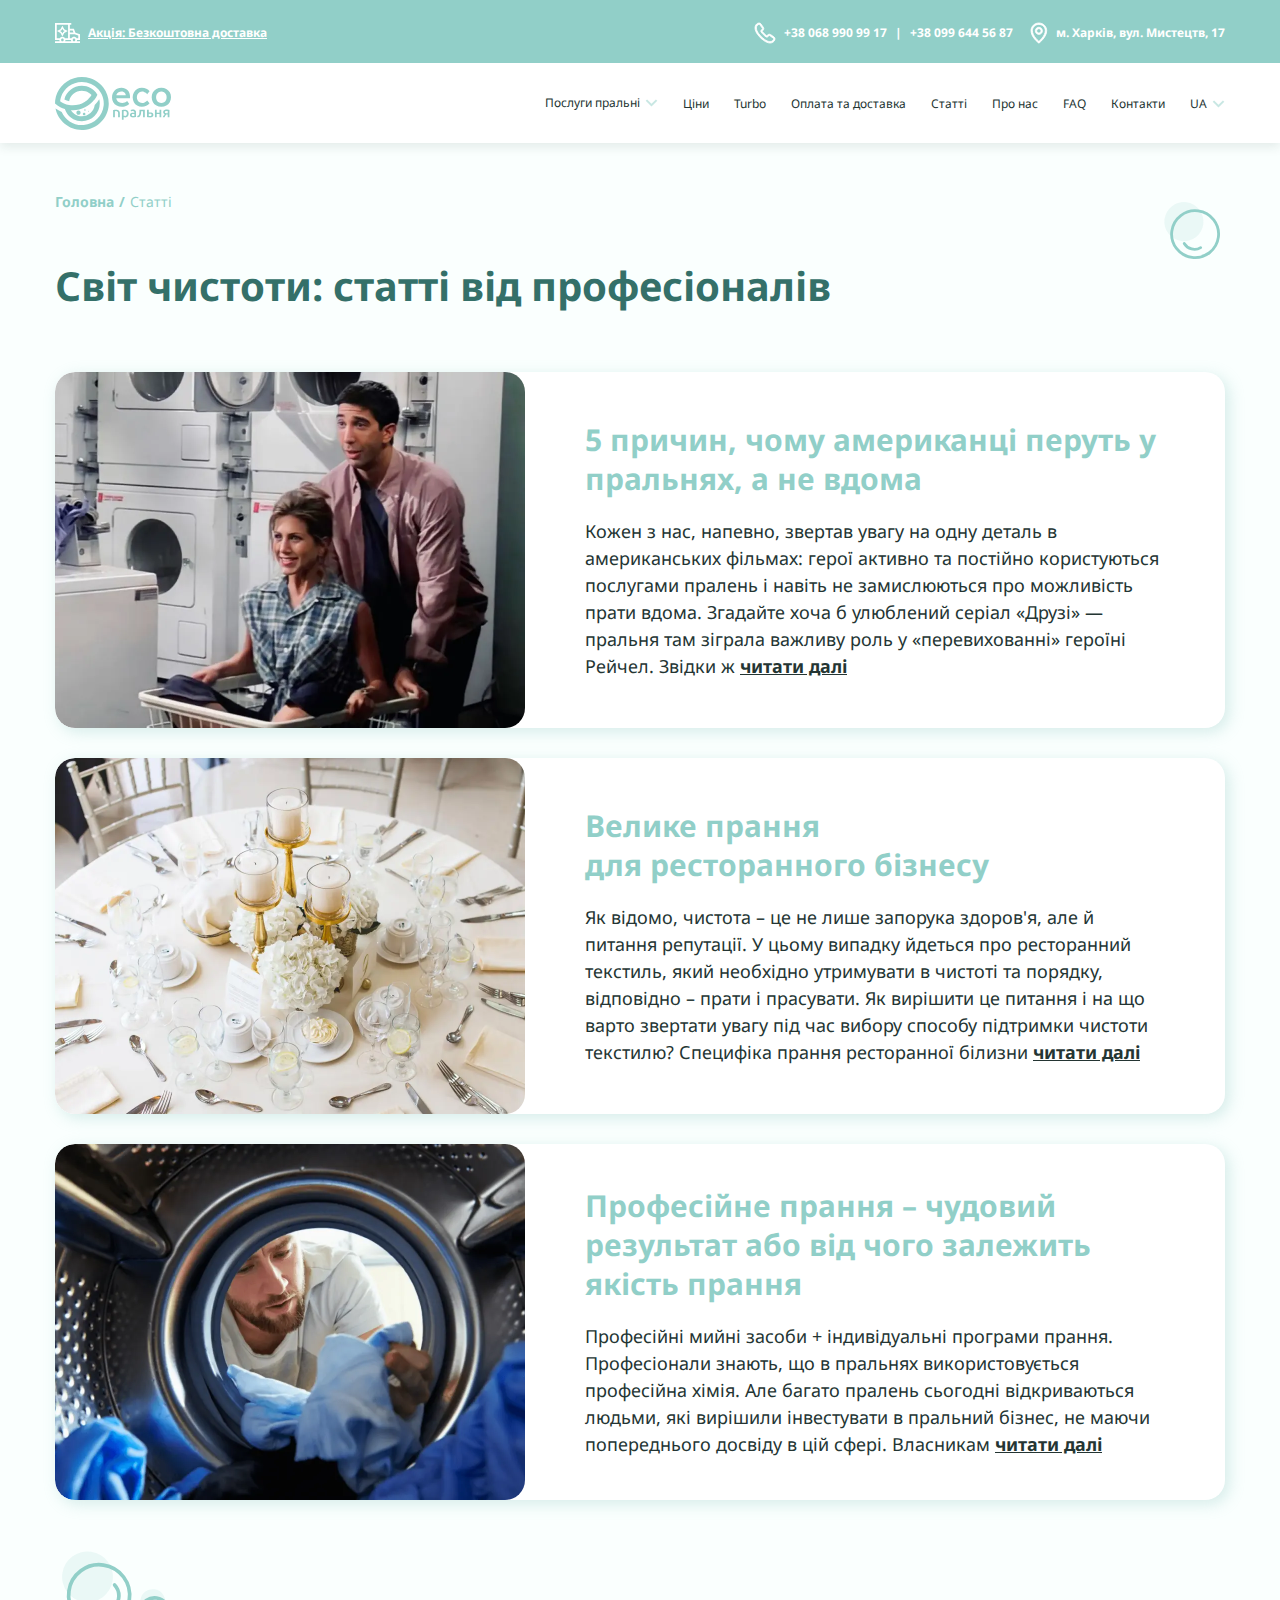
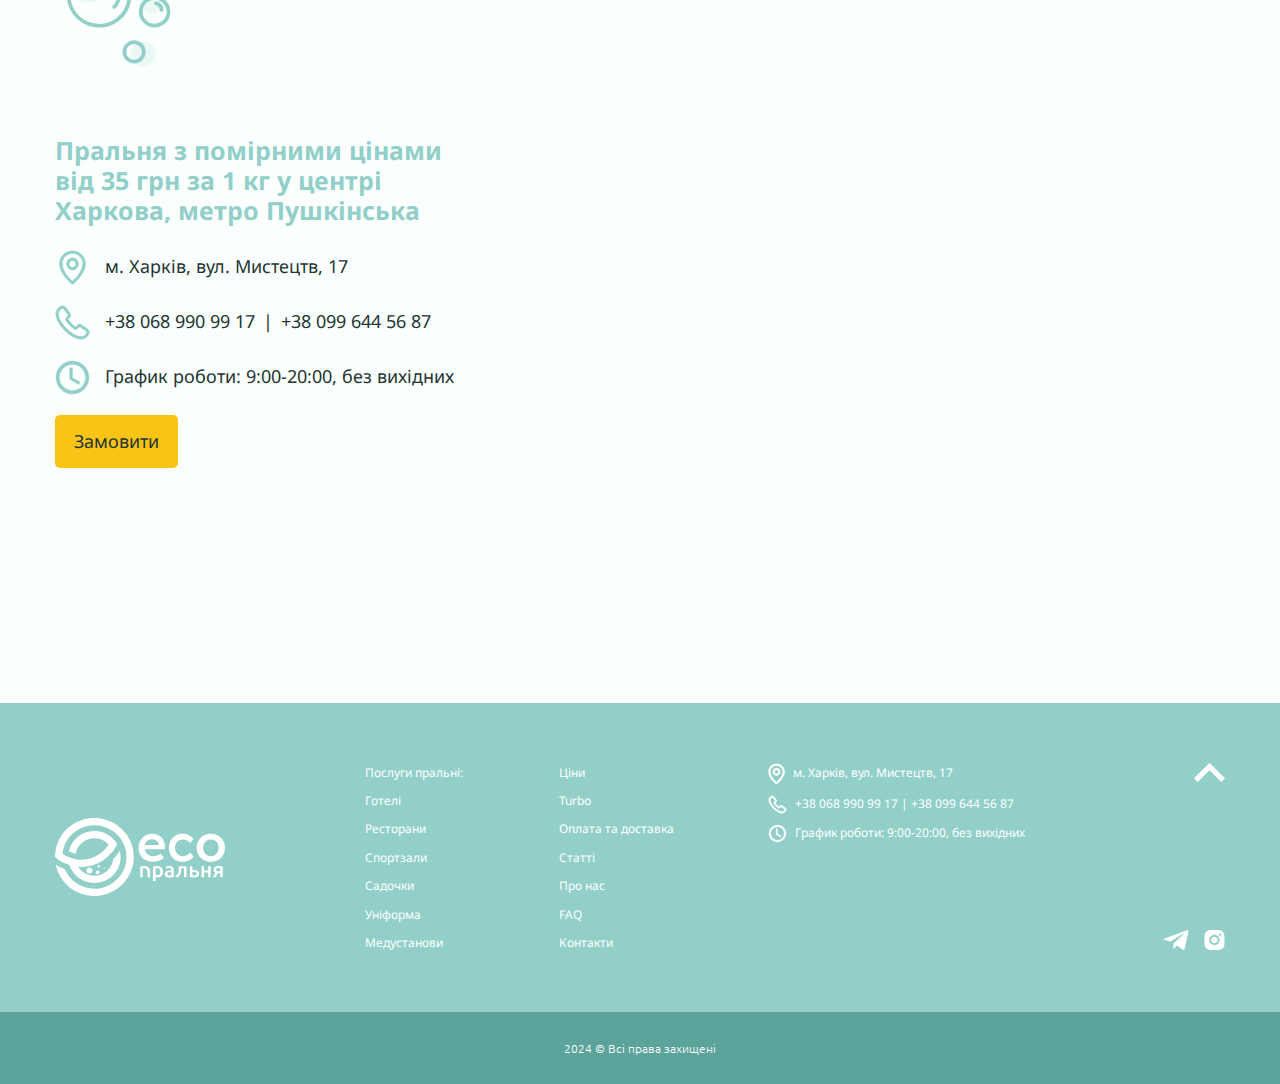
<file: articles-list.html>
<!DOCTYPE html>
<html lang="uk">

<head>
	<title>Статті списком</title>
	<meta charset="UTF-8">
	<meta name="format-detection" content="telephone=no">
	<!-- <style>body{opacity: 0;}</style> -->
	<link rel="stylesheet" href="css/style.min.css?_v=20240828133415">
	<link rel="shortcut icon" href="favicon.ico">
	<!-- <meta name="robots" content="noindex, nofollow"> -->
	<meta name="viewport" content="width=device-width, initial-scale=1.0">
</head>

<body>
	<div class="wrapper">
		<header class="header">
			<div class="header__top">
				<div class="header__container">
					<a href="" class="header__delivery header__link">
						<svg width="25" height="20" viewBox="0 0 25 20" fill="currentColor" xmlns="http://www.w3.org/2000/svg">
							<path d="M-1.90735e-06 17.0821V0H16.2827V1.76142H14.83V5.83619H18.9052L20.4276 9.65839L25 11.1891V17.0821H22.0904C22.0704 17.4826 21.9721 17.8758 21.8017 18.2386H25V20H-1.90735e-06V18.2386H4.65102C4.4806 17.8765 4.38228 17.4829 4.36227 17.0821H-1.90735e-06ZM10.0151 15.3207H13.0758V1.76142H1.75457V15.3203H4.81523C5.37099 14.4181 6.35936 13.861 7.41534 13.861C8.47132 13.861 9.45969 14.4178 10.0155 15.3203L10.0151 15.3207ZM16.2737 18.2386C16.1033 17.8762 16.0046 17.4826 15.985 17.0821H10.4677C10.4477 17.4829 10.3494 17.8762 10.179 18.2386H16.2741H16.2737ZM16.4373 15.3207C16.993 14.4185 17.9814 13.8613 19.0374 13.8613C20.0934 13.8613 21.0817 14.4181 21.6375 15.3207H23.2451V12.4589L19.6214 11.2459H14.8293V15.3207H16.4373ZM17.7354 16.931C17.7354 17.6524 18.3195 18.2389 19.0377 18.2389C19.756 18.2389 20.3397 17.6524 20.3397 16.931C20.3397 16.2097 19.7556 15.6235 19.0377 15.6235C18.3198 15.6235 17.7354 16.21 17.7354 16.931ZM7.41465 15.6235C6.6964 15.6235 6.11235 16.21 6.11235 16.931C6.11235 17.652 6.6964 18.2389 7.41465 18.2389C8.1329 18.2389 8.71695 17.6524 8.71695 16.931C8.71695 16.2097 8.1329 15.6235 7.41465 15.6235ZM14.8296 7.59796V9.48411H18.4685L17.7175 7.59796H14.8296Z" />
							<path d="M5.46448 6.19548L7.37705 2.68371L9.28962 6.19548L12.7867 8.11627L9.28962 10.0367L7.37705 13.5488L5.46448 10.0367L1.96707 8.11627L5.46448 6.19548ZM6.57463 8.92215L7.37705 10.3957L8.17947 8.92215L9.64633 8.11662L8.17947 7.31074L7.37705 5.83758L6.57463 7.31074L5.10777 8.11662L6.57463 8.92215Z" />
						</svg>
						<span>
							Акцiя: Безкоштовна доставка
						</span>
					</a>
					<div class="header__info">
						<div class="header__phones">
							<svg width="22" height="22" viewBox="0 0 22 22" stroke="currentColor" fill="currentColor" xmlns="http://www.w3.org/2000/svg">
								<path d="M16.0979 21C15.0447 21 13.9357 20.7488 12.7894 20.2651C11.671 19.7907 10.5433 19.1395 9.44362 18.3488C8.35322 17.5488 7.30009 16.6558 6.30289 15.6791C5.315 14.6837 4.42032 13.6326 3.62815 12.5535C2.82665 11.4372 2.1836 10.3209 1.72693 9.24186C1.24231 8.08837 1 6.97209 1 5.92093C1 5.19535 1.13048 4.50698 1.38211 3.86512C1.64306 3.20465 2.06244 2.5907 2.63094 2.06047C3.34856 1.35349 4.16869 1 5.04473 1C5.4082 1 5.78099 1.08372 6.09786 1.23256C6.46132 1.4 6.76887 1.65116 6.99254 1.98605L9.15471 5.02791C9.35042 5.29767 9.49953 5.55814 9.60205 5.8186C9.72321 6.09767 9.78844 6.37674 9.78844 6.64651C9.78844 7 9.68593 7.34419 9.49021 7.66977C9.35042 7.92093 9.13607 8.1907 8.8658 8.46047L8.23206 9.12093C8.24138 9.14884 8.2507 9.16744 8.26002 9.18605C8.37185 9.3814 8.59553 9.71628 9.02423 10.2186C9.48089 10.7395 9.9096 11.214 10.3383 11.6512C10.8882 12.1907 11.3448 12.6186 11.7735 12.9721C12.3048 13.4186 12.6496 13.6419 12.8546 13.7442L12.836 13.7907L13.5163 13.1209C13.8052 12.8326 14.0848 12.6186 14.3551 12.4791C14.8677 12.1628 15.52 12.107 16.1724 12.3767C16.4147 12.4791 16.6757 12.6186 16.9553 12.814L20.0494 15.0093C20.3942 15.2419 20.6459 15.5395 20.795 15.893C20.9348 16.2465 21 16.5721 21 16.8977C21 17.3442 20.8975 17.7907 20.7018 18.2093C20.5061 18.6279 20.2637 18.9907 19.9562 19.3256C19.425 19.9116 18.8472 20.3302 18.1761 20.6C17.5331 20.8605 16.8341 21 16.0979 21ZM5.04473 2.39535C4.53215 2.39535 4.05685 2.6186 3.60019 3.06512C3.17148 3.46512 2.87325 3.90233 2.68686 4.37674C2.49115 4.86047 2.39795 5.37209 2.39795 5.92093C2.39795 6.78605 2.60298 7.72558 3.01305 8.69302C3.43243 9.67907 4.01957 10.7023 4.76514 11.7256C5.51072 12.7488 6.35881 13.7442 7.29077 14.6837C8.22274 15.6047 9.22926 16.4605 10.2637 17.214C11.2703 17.9488 12.3048 18.5442 13.3299 18.9721C14.9236 19.6512 16.4147 19.8093 17.6449 19.2977C18.1202 19.1023 18.5396 18.8047 18.9217 18.3767C19.1361 18.1442 19.3038 17.893 19.4436 17.5954C19.5555 17.3628 19.6114 17.1209 19.6114 16.8791C19.6114 16.7302 19.5834 16.5814 19.5089 16.414C19.4809 16.3581 19.425 16.2558 19.2479 16.1349L16.1538 13.9395C15.9674 13.8093 15.7996 13.7163 15.6412 13.6512C15.4362 13.5674 15.3523 13.4837 15.0354 13.6791C14.849 13.7721 14.6813 13.9116 14.4949 14.0977L13.7866 14.7953C13.4231 15.1488 12.8639 15.2326 12.4352 15.0744L12.1836 14.9628C11.8015 14.7581 11.3541 14.4419 10.8602 14.0233C10.4129 13.6419 9.92824 13.1953 9.3411 12.6186C8.88444 12.1535 8.42777 11.6605 7.95247 11.1116C7.51445 10.6 7.19758 10.1628 7.00186 9.8L6.89003 9.52093C6.83411 9.30698 6.81547 9.18605 6.81547 9.05581C6.81547 8.72093 6.93663 8.42326 7.16962 8.1907L7.86859 7.46512C8.05499 7.27907 8.19478 7.10233 8.28798 6.94419C8.36253 6.82326 8.39049 6.72093 8.39049 6.62791C8.39049 6.55349 8.36254 6.44186 8.31594 6.33023C8.2507 6.1814 8.14818 6.01395 8.01771 5.83721L5.85555 2.78605C5.76235 2.65581 5.65051 2.56279 5.51072 2.49767C5.3616 2.43256 5.20317 2.39535 5.04473 2.39535Z" stroke-width="0.8" />
							</svg>
							<div class="header__phones-body">
								<a href="tel:+380689909917" class="header__link">
									+38 068 990 99 17
								</a>
								<a href="tel:+380996445687" class="header__link">
									+38 099 644 56 87
								</a>
							</div>
						</div>
						<a data-da=".menu__inner, 549.98" href="" class="header__link header__adres">
							<svg width="18" height="22" viewBox="0 0 18 22" fill="currentColor" xmlns="http://www.w3.org/2000/svg">
								<path fill-rule="evenodd" clip-rule="evenodd" d="M8.85713 5.28571C6.88571 5.28571 5.28571 6.88571 5.28571 8.85713C5.28571 10.8286 6.88571 12.4286 8.85713 12.4286C10.8286 12.4286 12.4286 10.8286 12.4286 8.85713C12.4286 6.88571 10.8286 5.28571 8.85713 5.28571ZM6.71428 8.85713C6.71428 7.67142 7.67142 6.71428 8.85713 6.71428C10.0428 6.71428 11 7.67142 11 8.85713C11 10.0428 10.0428 11 8.85713 11C7.67142 11 6.71428 10.0428 6.71428 8.85713Z" />
								<path fill-rule="evenodd" clip-rule="evenodd" d="M8.41428 20.85C8.41428 20.85 8.41428 20.85 8.85713 20.2857L8.41428 20.85C8.67142 21.05 9.04284 21.05 9.29998 20.85L8.85713 20.2857C9.29999 20.85 9.29998 20.85 9.29998 20.85V20.8428H9.30713L9.32143 20.8286C9.34286 20.8143 9.36427 20.8 9.3857 20.7714C9.44284 20.7286 9.52139 20.6643 9.62853 20.5786C9.82853 20.4071 10.1143 20.1571 10.4571 19.8357C11.1428 19.2 12.0643 18.2857 12.9786 17.1714C14.7929 14.9857 16.7143 11.9071 16.7143 8.63566C16.7143 4.39995 13.1786 1 8.85713 1C4.53571 1 1 4.39995 1 8.63566C1 11.9071 2.92141 14.9857 4.7357 17.1714C5.64998 18.2857 6.57143 19.2 7.25714 19.8357C7.6 20.1571 7.88574 20.4071 8.08574 20.5786C8.19288 20.6643 8.27143 20.7286 8.32857 20.7714C8.35 20.8 8.3714 20.8143 8.39283 20.8286L8.40713 20.8428H8.41428V20.85ZM2.42857 8.63566C2.42857 5.22852 5.28571 2.42857 8.85713 2.42857C12.4286 2.42857 15.2857 5.22852 15.2857 8.63566C15.2857 11.3857 13.6357 14.1357 11.8785 16.2643C11.0071 17.3143 10.1428 18.1857 9.48571 18.7857C9.24285 19.0143 9.02856 19.2071 8.85713 19.3571C8.6857 19.2071 8.47141 19.0143 8.22856 18.7857C7.57142 18.1857 6.70715 17.3143 5.83572 16.2643C4.07858 14.1357 2.42857 11.3857 2.42857 8.63566Z" />
								<path d="M8.41428 20.85C8.41428 20.85 8.41428 20.85 8.85713 20.2857M8.41428 20.85L8.85713 20.2857M8.41428 20.85C8.67142 21.05 9.04284 21.05 9.29998 20.85M8.41428 20.85V20.8429H8.40713L8.39283 20.8286C8.3714 20.8143 8.35 20.8 8.32857 20.7714C8.27143 20.7286 8.19288 20.6643 8.08574 20.5786C7.88574 20.4071 7.6 20.1571 7.25714 19.8357C6.57143 19.2 5.64998 18.2857 4.7357 17.1714C2.92141 14.9857 1 11.9071 1 8.63566C1 4.39995 4.53571 1 8.85713 1C13.1786 1 16.7143 4.39995 16.7143 8.63566C16.7143 11.9071 14.7929 14.9857 12.9786 17.1714C12.0643 18.2857 11.1428 19.2 10.4571 19.8357C10.1143 20.1571 9.82853 20.4071 9.62853 20.5786C9.52139 20.6643 9.44284 20.7286 9.3857 20.7714C9.36427 20.8 9.34286 20.8143 9.32143 20.8286L9.30713 20.8429H9.29998V20.85M8.85713 20.2857L9.29998 20.85M8.85713 20.2857C9.29999 20.85 9.29998 20.85 9.29998 20.85M8.85713 5.28571C6.88571 5.28571 5.28571 6.88571 5.28571 8.85713C5.28571 10.8286 6.88571 12.4286 8.85713 12.4286C10.8286 12.4286 12.4286 10.8286 12.4286 8.85713C12.4286 6.88571 10.8286 5.28571 8.85713 5.28571ZM6.71428 8.85713C6.71428 7.67142 7.67142 6.71428 8.85713 6.71428C10.0428 6.71428 11 7.67142 11 8.85713C11 10.0428 10.0428 11 8.85713 11C7.67142 11 6.71428 10.0428 6.71428 8.85713ZM2.42857 8.63566C2.42857 5.22852 5.28571 2.42857 8.85713 2.42857C12.4286 2.42857 15.2857 5.22852 15.2857 8.63566C15.2857 11.3857 13.6357 14.1357 11.8785 16.2643C11.0071 17.3143 10.1428 18.1857 9.48571 18.7857C9.24285 19.0143 9.02856 19.2071 8.85713 19.3571C8.6857 19.2071 8.47141 19.0143 8.22856 18.7857C7.57142 18.1857 6.70715 17.3143 5.83572 16.2643C4.07858 14.1357 2.42857 11.3857 2.42857 8.63566Z" fill="none" stroke="currentColor" stroke-width="0.8" />
							</svg>
							<span>
								м. Харків, вул. Мистецтв, 17
							</span>
						</a>
					</div>
				</div>
			</div>
			<div class="header__container">
				<div class="header__body">
					<a href="" class="header__logo">
						<img src="img/logo.svg" alt="eco logo">
					</a>
					<div class="header__menu menu">
						<button type="button" class="menu__icon icon-menu"><span></span></button>
						<nav class="menu__body">
							<div class="menu__inner">
								<ul class="menu__list">
									<li class="menu__item">
										<a href="" class="menu__link menu__toggle">Послуги пральні</a>
										<ul class="menu__dropdown dropdown-menu">
											<li class="dropdown-menu__item">
												<a href="" class="dropdown-menu__link">Усі послуги</a>
											</li>
											<li class="dropdown-menu__item">
												<a href="" class="dropdown-menu__link">Готелі</a>
											</li>
											<li class="dropdown-menu__item">
												<a href="" class="dropdown-menu__link">Ресторани</a>
											</li>
											<li class="dropdown-menu__item">
												<a href="" class="dropdown-menu__link">Спортзали</a>
											</li>
											<li class="dropdown-menu__item">
												<a href="" class="dropdown-menu__link">Caдoчки</a>
											</li>
											<li class="dropdown-menu__item">
												<a href="" class="dropdown-menu__link">Уніформа</a>
											</li>
											<li class="dropdown-menu__item">
												<a href="" class="dropdown-menu__link">Медустанови</a>
											</li>
										</ul>
									</li>
									<li class="menu__item">
										<a href="" class="menu__link">Цiни</a>
									</li>
									<li class="menu__item">
										<a href="" class="menu__link">Turbo</a>
									</li>
									<li class="menu__item">
										<a href="" class="menu__link">Оплата та доставка</a>
									</li>
									<li class="menu__item">
										<a href="" class="menu__link">Статті</a>
									</li>
									<li class="menu__item">
										<a href="" class="menu__link">Про нас</a>
									</li>
									<li class="menu__item">
										<a href="" class="menu__link">FAQ</a>
									</li>
									<li class="menu__item">
										<a href="" class="menu__link">Контакти</a>
									</li>
								</ul>
							</div>
						</nav>
					</div>
					<div class="header__lang languages">
						<button type="button" class="languages__current">
							UA
						</button>
						<ul class="languages__list">
							<li class="languages__item">
								<a href="" class="languages__link">
									ENG
								</a>
							</li>
							<li class="languages__item">
								<a href="" class="languages__link">
									РУС
								</a>
							</li>
						</ul>
					</div>
				</div>
			</div>
		</header>
		<main class="page articles-list-page">
			<section class="articles-list">
				<div class="articles-list__container">
					<div class="articles-list__top breadcrumbs">
						<a href="index.html" class="breadcrumbs__link">Головна</a>
						<a href="" class="breadcrumbs__link active">Статті</a>
					</div>
					<h2 class="articles-list__title title">
						Світ чистоти: статтi від професіоналів
					</h2>
					<div class="articles-list__items">
						<article class="articles-list__item">
							<div class="articles-list__item-img">
								<img src="img/article/image-1.webp" alt="Image">
							</div>
							<a href="" class="articles-list__item-title">
								5 причин, чому американці перуть у пральнях, а не вдома
							</a>
							<p class="articles-list__item-text">
								Кожен з нас, напевно, звертав увагу на одну деталь в американських фільмах: герої
								активно та постійно користуються послугами пралень і навіть не замислюються про
								можливість прати вдома. Згадайте хоча б улюблений серіал «Друзі» — пральня там зіграла
								важливу роль у «перевихованні» героїні Рейчел. Звідки ж <a href="">читати далi</a>
							</p>
						</article>
						<article class="articles-list__item">
							<div class="articles-list__item-img">
								<img src="img/article/image-2.webp" alt="Image">
							</div>
							<a href="" class="articles-list__item-title">
								Велике прання <br> для ресторанного бізнесу
							</a>
							<p class="articles-list__item-text">
								Як відомо, чистота – це не лише запорука здоров'я, але й питання репутації. У цьому
								випадку йдеться про ресторанний текстиль, який необхідно утримувати в чистоті та
								порядку, відповідно – прати і прасувати. Як вирішити це питання і на що варто звертати
								увагу під час вибору способу підтримки чистоти текстилю? Специфіка прання ресторанної
								білизни <a href="">читати далi</a>
							</p>
						</article>
						<article class="articles-list__item">
							<div class="articles-list__item-img">
								<img src="img/article/image-3.webp" alt="Image">
							</div>
							<a href="" class="articles-list__item-title">
								Професійне прання – чудовий результат або від чого залежить якість прання
							</a>
							<p class="articles-list__item-text">
								Професійні мийні засоби + індивідуальні програми прання. Професіонали знають, що в
								пральнях використовується професійна хімія. Але багато пралень сьогодні відкриваються
								людьми, які вирішили інвестувати в пральний бізнес, не маючи попереднього досвіду в цій
								сфері. Власникам <a href="">читати далi</a>
							</p>
						</article>
					</div>
				</div>
			</section>
			<section class="contacts">
				<div class="contacts__wrapper">
					<div class="contacts__body">
						<div class="contacts__content">
							<h4 class="contacts__title">
								Пральня з помірними цінами від 35 грн за 1 кг
								у центрі Харкова, метро Пушкінська
							</h4>
							<div class="contacts__items">
								<div class="contacts__item">
									<svg width="29" height="37" viewBox="0 0 29 37" fill="none" xmlns="http://www.w3.org/2000/svg">
										<path fill-rule="evenodd" clip-rule="evenodd" d="M14.5 8.49999C11.1127 8.49999 8.36364 11.3 8.36364 14.75C8.36364 18.2 11.1127 21 14.5 21C17.8873 21 20.6364 18.2 20.6364 14.75C20.6364 11.3 17.8873 8.49999 14.5 8.49999ZM10.8182 14.75C10.8182 12.675 12.4627 11 14.5 11C16.5373 11 18.1818 12.675 18.1818 14.75C18.1818 16.825 16.5373 18.5 14.5 18.5C12.4627 18.5 10.8182 16.825 10.8182 14.75Z" fill="#91CFC8" />
										<path fill-rule="evenodd" clip-rule="evenodd" d="M13.7391 35.7375C13.7391 35.7375 13.7391 35.7374 14.5 34.75L13.7391 35.7375C14.1809 36.0875 14.8191 36.0875 15.2609 35.7375L14.5 34.75C15.2609 35.7374 15.2609 35.7375 15.2609 35.7375V35.725H15.2732L15.2978 35.7C15.3346 35.675 15.3714 35.65 15.4082 35.6C15.5064 35.525 15.6413 35.4125 15.8254 35.2625C16.169 34.9625 16.66 34.5249 17.2491 33.9624C18.4273 32.8499 20.0105 31.25 21.5814 29.3C24.6987 25.475 28 20.0874 28 14.3624C28 6.94992 21.925 1 14.5 1C7.075 1 1 6.94992 1 14.3624C1 20.0874 4.30134 25.475 7.41861 29.3C8.98952 31.25 10.5727 32.8499 11.7509 33.9624C12.34 34.5249 12.831 34.9625 13.1746 35.2625C13.3587 35.4125 13.4936 35.525 13.5918 35.6C13.6286 35.65 13.6654 35.675 13.7022 35.7L13.7268 35.725H13.7391V35.7375ZM3.45455 14.3624C3.45455 8.39992 8.36364 3.5 14.5 3.5C20.6364 3.5 25.5455 8.39992 25.5455 14.3624C25.5455 19.1749 22.7104 23.9875 19.6913 27.7125C18.1941 29.55 16.7091 31.075 15.58 32.125C15.1627 32.525 14.7945 32.8624 14.5 33.1249C14.2055 32.8624 13.8373 32.525 13.42 32.125C12.2909 31.075 10.8059 29.55 9.30866 27.7125C6.28957 23.9875 3.45455 19.1749 3.45455 14.3624Z" fill="#91CFC8" />
										<path d="M13.7391 35.7375C13.7391 35.7375 13.7391 35.7374 14.5 34.75M13.7391 35.7375L14.5 34.75M13.7391 35.7375C14.1809 36.0875 14.8191 36.0875 15.2609 35.7375M13.7391 35.7375V35.725H13.7268L13.7022 35.7C13.6654 35.675 13.6286 35.65 13.5918 35.6C13.4936 35.525 13.3587 35.4125 13.1746 35.2625C12.831 34.9625 12.34 34.5249 11.7509 33.9624C10.5727 32.8499 8.98952 31.25 7.41861 29.3C4.30134 25.475 1 20.0874 1 14.3624C1 6.94992 7.075 1 14.5 1C21.925 1 28 6.94992 28 14.3624C28 20.0874 24.6987 25.475 21.5814 29.3C20.0105 31.25 18.4273 32.8499 17.2491 33.9624C16.66 34.5249 16.169 34.9625 15.8254 35.2625C15.6413 35.4125 15.5064 35.525 15.4082 35.6C15.3714 35.65 15.3346 35.675 15.2978 35.7L15.2732 35.725H15.2609V35.7375M14.5 34.75L15.2609 35.7375M14.5 34.75C15.2609 35.7374 15.2609 35.7375 15.2609 35.7375M14.5 8.49999C11.1127 8.49999 8.36364 11.3 8.36364 14.75C8.36364 18.2 11.1127 21 14.5 21C17.8873 21 20.6364 18.2 20.6364 14.75C20.6364 11.3 17.8873 8.49999 14.5 8.49999ZM10.8182 14.75C10.8182 12.675 12.4627 11 14.5 11C16.5373 11 18.1818 12.675 18.1818 14.75C18.1818 16.825 16.5373 18.5 14.5 18.5C12.4627 18.5 10.8182 16.825 10.8182 14.75ZM3.45455 14.3624C3.45455 8.39992 8.36364 3.5 14.5 3.5C20.6364 3.5 25.5455 8.39992 25.5455 14.3624C25.5455 19.1749 22.7104 23.9875 19.6913 27.7125C18.1941 29.55 16.7091 31.075 15.58 32.125C15.1627 32.525 14.7945 32.8624 14.5 33.1249C14.2055 32.8624 13.8373 32.525 13.42 32.125C12.2909 31.075 10.8059 29.55 9.30866 27.7125C6.28957 23.9875 3.45455 19.1749 3.45455 14.3624Z" stroke="#91CFC8" stroke-width="0.8" />
									</svg>
									<span>м. Харків, вул. Мистецтв, 17</span>
								</div>
								<div class="contacts__item">
									<svg width="35" height="35" viewBox="0 0 35 35" fill="none" xmlns="http://www.w3.org/2000/svg">
										<path d="M25.9115 34C24.1738 34 22.3439 33.5856 20.4525 32.7874C18.6072 32.0047 16.7465 30.9302 14.932 29.6256C13.1328 28.3056 11.3952 26.8321 9.74977 25.2205C8.11976 23.5781 6.64352 21.8437 5.33644 20.0633C4.01398 18.2214 2.95294 16.3795 2.19944 14.5991C1.39981 12.6958 1 10.854 1 9.11954C1 7.92233 1.21528 6.78651 1.63048 5.72744C2.06104 4.63767 2.75303 3.62465 3.69105 2.74977C4.87512 1.58326 6.22833 1 7.67381 1C8.27353 1 8.88863 1.13814 9.41146 1.38372C10.0112 1.66 10.5186 2.07442 10.8877 2.62698L14.4553 7.64605C14.7782 8.09116 15.0242 8.52093 15.1934 8.9507C15.3933 9.41116 15.5009 9.87163 15.5009 10.3167C15.5009 10.9 15.3318 11.4679 15.0089 12.0051C14.7782 12.4195 14.4245 12.8647 13.9786 13.3098L12.9329 14.3995C12.9483 14.4456 12.9637 14.4763 12.979 14.507C13.1636 14.8293 13.5326 15.3819 14.24 16.2107C14.9935 17.0702 15.7008 17.853 16.4082 18.5744C17.3155 19.4647 18.069 20.1707 18.7763 20.754C19.6528 21.4907 20.2218 21.8591 20.5601 22.0279L20.5294 22.1047L21.6519 20.9995C22.1286 20.5237 22.5899 20.1707 23.0359 19.9405C23.8816 19.4186 24.9581 19.3265 26.0345 19.7716C26.4343 19.9405 26.8649 20.1707 27.3262 20.493L32.4315 24.1153C33.0005 24.4991 33.4157 24.9902 33.6617 25.5735C33.8924 26.1567 34 26.694 34 27.2312C34 27.9679 33.8308 28.7047 33.5079 29.3953C33.185 30.086 32.7852 30.6847 32.2777 31.2372C31.4012 32.2042 30.4478 32.8949 29.3406 33.34C28.2796 33.7698 27.1263 34 25.9115 34ZM7.67381 3.30233C6.82805 3.30233 6.0438 3.6707 5.29031 4.40744C4.58294 5.06744 4.09087 5.78884 3.78332 6.57163C3.46039 7.36977 3.30662 8.21395 3.30662 9.11954C3.30662 10.547 3.64492 12.0972 4.32153 13.6935C5.01351 15.3205 5.98229 17.0088 7.21249 18.6972C8.44268 20.3856 9.84203 22.0279 11.3798 23.5781C12.9175 25.0977 14.5783 26.5098 16.2852 27.753C17.9459 28.9656 19.6528 29.9479 21.3444 30.654C23.9739 31.7744 26.4343 32.0353 28.4641 31.1912C29.2484 30.8688 29.9404 30.3777 30.5708 29.6716C30.9245 29.2879 31.2013 28.8735 31.432 28.3823C31.6165 27.9986 31.7088 27.5995 31.7088 27.2005C31.7088 26.9549 31.6626 26.7093 31.5396 26.433C31.4935 26.3409 31.4012 26.1721 31.109 25.9726L26.0037 22.3502C25.6962 22.1353 25.4194 21.9819 25.158 21.8744C24.8197 21.7363 24.6813 21.5981 24.1584 21.9205C23.8509 22.074 23.5741 22.3042 23.2665 22.6112L22.0979 23.7623C21.4981 24.3456 20.5755 24.4837 19.8681 24.2228L19.4529 24.0386C18.8225 23.7009 18.0843 23.1791 17.2693 22.4884C16.5312 21.8591 15.7316 21.1223 14.7628 20.1707C14.0093 19.4033 13.2558 18.5898 12.4716 17.6842C11.7488 16.84 11.226 16.1186 10.9031 15.52L10.7185 15.0595C10.6263 14.7065 10.5955 14.507 10.5955 14.2921C10.5955 13.7395 10.7954 13.2484 11.1799 12.8647L12.3332 11.6674C12.6407 11.3605 12.8714 11.0688 13.0252 10.8079C13.1482 10.6084 13.1943 10.4395 13.1943 10.286C13.1943 10.1633 13.1482 9.97907 13.0713 9.79488C12.9637 9.5493 12.7945 9.27302 12.5792 8.9814L9.01165 3.94698C8.85788 3.73209 8.67335 3.5786 8.44268 3.47116C8.19665 3.36372 7.93523 3.30233 7.67381 3.30233Z" fill="#91CFC8" stroke="#91CFC8" stroke-width="0.8" />
									</svg>
									<div class="contacts__item-links">
										<a href="tel:+380689909917">+38 068 990 99 17</a>
										<span>|</span>
										<a href="tel:+380996445687">+38 099 644 56 87</a>
									</div>
								</div>
								<div class="contacts__item">
									<svg width="35" height="35" viewBox="0 0 35 35" fill="none" xmlns="http://www.w3.org/2000/svg">
										<path d="M17.5 7.82759H14.6552V19.2069L23.6543 24.6216L25.0862 22.2793L17.5 17.7845V7.82759Z" fill="#91CFC8" />
										<path fill-rule="evenodd" clip-rule="evenodd" d="M17.5 30.5862C24.7273 30.5862 30.5862 24.7273 30.5862 17.5C30.5862 10.2727 24.7273 4.41379 17.5 4.41379C10.2727 4.41379 4.41379 10.2727 4.41379 17.5C4.41379 24.7273 10.2727 30.5862 17.5 30.5862ZM17.5 34C26.6127 34 34 26.6127 34 17.5C34 8.3873 26.6127 1 17.5 1C8.3873 1 1 8.3873 1 17.5C1 26.6127 8.3873 34 17.5 34Z" fill="#91CFC8" />
										<path d="M17.5 7.82759H14.6552V19.2069L23.6543 24.6216L25.0862 22.2793L17.5 17.7845V7.82759Z" stroke="#91CFC8" stroke-width="0.3" />
										<path fill-rule="evenodd" clip-rule="evenodd" d="M17.5 30.5862C24.7273 30.5862 30.5862 24.7273 30.5862 17.5C30.5862 10.2727 24.7273 4.41379 17.5 4.41379C10.2727 4.41379 4.41379 10.2727 4.41379 17.5C4.41379 24.7273 10.2727 30.5862 17.5 30.5862ZM17.5 34C26.6127 34 34 26.6127 34 17.5C34 8.3873 26.6127 1 17.5 1C8.3873 1 1 8.3873 1 17.5C1 26.6127 8.3873 34 17.5 34Z" stroke="#91CFC8" stroke-width="0.3" />
									</svg>
									<span>График роботи: 9:00-20:00, без вихідних </span>
								</div>
							</div>
							<button data-popup="#popup" type="button" class="contacts__btn button">
								Замовити
							</button>
						</div>
						<div class="contacts__map">
							<iframe src="https://www.google.com/maps/embed?pb=!1m18!1m12!1m3!1d2564.6601062008363!2d36.247235499999995!3d49.99898160000001!2m3!1f0!2f0!3f0!3m2!1i1024!2i768!4f13.1!3m3!1m2!1s0x4127a0e9ea7cd8ad%3A0x1eaabb4feb0c0918!2z0LLRg9C70LjRhtGPINCc0LjRgdGC0LXRhtGC0LIsIDE3LCDQpdCw0YDQutGW0LIsINCl0LDRgNC60ZbQstGB0YzQutCwINC-0LHQu9Cw0YHRgtGMLCA2MTAwMA!5e0!3m2!1suk!2sua!4v1724506200311!5m2!1suk!2sua" style="border:0;" allowfullscreen="" loading="lazy" referrerpolicy="no-referrer-when-downgrade"></iframe>
						</div>
					</div>
				</div>
			</section>
		</main>
		<footer class="footer">
			<div class="footer__container">
				<div class="footer__body">
					<div class="footer__left">
						<a href="" class="footer__logo">
							<img src="img/logo-white.svg" alt="logo">
						</a>
					</div>
					<div class="footer__nav">
						<ul class="footer__nav-list">
							<li class="footer__nav-item">
								<a href="" class="footer__nav-link">
									Послуги пральні:
								</a>
							</li>
							<li class="footer__nav-item">
								<a href="" class="footer__nav-link">
									Готелі
								</a>
							</li>
							<li class="footer__nav-item">
								<a href="" class="footer__nav-link">
									Ресторани
								</a>
							</li>
							<li class="footer__nav-item">
								<a href="" class="footer__nav-link">
									Спортзали
								</a>
							</li>
							<li class="footer__nav-item">
								<a href="" class="footer__nav-link">
									Садочки
								</a>
							</li>
							<li class="footer__nav-item">
								<a href="" class="footer__nav-link">
									Уніформа
								</a>
							</li>
							<li class="footer__nav-item">
								<a href="" class="footer__nav-link">
									Медустанови
								</a>
							</li>
						</ul>
						<ul class="footer__nav-list">
							<li class="footer__nav-item">
								<a href="" class="footer__nav-link">
									Цiни
								</a>
							</li>
							<li class="footer__nav-item">
								<a href="" class="footer__nav-link">
									Turbo
								</a>
							</li>
							<li class="footer__nav-item">
								<a href="" class="footer__nav-link">
									Оплата та доставка
								</a>
							</li>
							<li class="footer__nav-item">
								<a href="" class="footer__nav-link">
									Статті
								</a>
							</li>
							<li class="footer__nav-item">
								<a href="" class="footer__nav-link">
									Про нас
								</a>
							</li>
							<li class="footer__nav-item">
								<a href="" class="footer__nav-link">
									FAQ
								</a>
							</li>
							<li class="footer__nav-item">
								<a href="" class="footer__nav-link">
									Контакти
								</a>
							</li>
						</ul>
						<div class="footer__nav-contacts">
							<div class="footer__nav-contact">
								<svg width="17" height="22" viewBox="0 0 17 22" fill="none" xmlns="http://www.w3.org/2000/svg">
									<path fill-rule="evenodd" clip-rule="evenodd" d="M8.49995 5.28571C6.52853 5.28571 4.92853 6.88571 4.92853 8.85713C4.92853 10.8286 6.52853 12.4286 8.49995 12.4286C10.4714 12.4286 12.0714 10.8286 12.0714 8.85713C12.0714 6.88571 10.4714 5.28571 8.49995 5.28571ZM6.3571 8.85713C6.3571 7.67142 7.31424 6.71428 8.49995 6.71428C9.68567 6.71428 10.6428 7.67142 10.6428 8.85713C10.6428 10.0428 9.68567 11 8.49995 11C7.31424 11 6.3571 10.0428 6.3571 8.85713Z" fill="white" />
									<path fill-rule="evenodd" clip-rule="evenodd" d="M8.0571 20.85C8.0571 20.85 8.0571 20.85 8.49995 20.2857L8.0571 20.85C8.31424 21.05 8.68567 21.05 8.94281 20.85L8.49995 20.2857C8.94281 20.85 8.94281 20.85 8.94281 20.85V20.8428H8.94996L8.96426 20.8286C8.98569 20.8143 9.00709 20.8 9.02852 20.7714C9.08566 20.7286 9.16421 20.6643 9.27135 20.5786C9.47135 20.4071 9.75709 20.1571 10.0999 19.8357C10.7857 19.2 11.7071 18.2857 12.6214 17.1714C14.4357 14.9857 16.3571 11.9071 16.3571 8.63566C16.3571 4.39995 12.8214 1 8.49995 1C4.17853 1 0.642822 4.39995 0.642822 8.63566C0.642822 11.9071 2.56423 14.9857 4.37852 17.1714C5.2928 18.2857 6.21425 19.2 6.89996 19.8357C7.24282 20.1571 7.52856 20.4071 7.72856 20.5786C7.8357 20.6643 7.91425 20.7286 7.97139 20.7714C7.99282 20.8 8.01422 20.8143 8.03565 20.8286L8.04995 20.8428H8.0571V20.85ZM2.07139 8.63566C2.07139 5.22852 4.92853 2.42857 8.49995 2.42857C12.0714 2.42857 14.9285 5.22852 14.9285 8.63566C14.9285 11.3857 13.2785 14.1357 11.5214 16.2643C10.6499 17.3143 9.78567 18.1857 9.12853 18.7857C8.88567 19.0143 8.67138 19.2071 8.49995 19.3571C8.32853 19.2071 8.11424 19.0143 7.87138 18.7857C7.21424 18.1857 6.34997 17.3143 5.47854 16.2643C3.7214 14.1357 2.07139 11.3857 2.07139 8.63566Z" fill="white" />
									<path d="M8.0571 20.85C8.0571 20.85 8.0571 20.85 8.49995 20.2857M8.0571 20.85L8.49995 20.2857M8.0571 20.85C8.31424 21.05 8.68566 21.05 8.94281 20.85M8.0571 20.85V20.8429H8.04995L8.03565 20.8286C8.01422 20.8143 7.99282 20.8 7.97139 20.7714C7.91425 20.7286 7.8357 20.6643 7.72856 20.5786C7.52856 20.4071 7.24282 20.1571 6.89996 19.8357C6.21425 19.2 5.2928 18.2857 4.37852 17.1714C2.56423 14.9857 0.642822 11.9071 0.642822 8.63566C0.642822 4.39995 4.17853 1 8.49995 1C12.8214 1 16.3571 4.39995 16.3571 8.63566C16.3571 11.9071 14.4357 14.9857 12.6214 17.1714C11.7071 18.2857 10.7857 19.2 10.0999 19.8357C9.75709 20.1571 9.47135 20.4071 9.27135 20.5786C9.16421 20.6643 9.08566 20.7286 9.02852 20.7714C9.00709 20.8 8.98569 20.8143 8.96426 20.8286L8.94996 20.8429H8.94281V20.85M8.49995 20.2857L8.94281 20.85M8.49995 20.2857C8.94281 20.85 8.94281 20.85 8.94281 20.85M8.49995 5.28571C6.52853 5.28571 4.92853 6.88571 4.92853 8.85713C4.92853 10.8286 6.52853 12.4286 8.49995 12.4286C10.4714 12.4286 12.0714 10.8286 12.0714 8.85713C12.0714 6.88571 10.4714 5.28571 8.49995 5.28571ZM6.3571 8.85713C6.3571 7.67142 7.31424 6.71428 8.49995 6.71428C9.68567 6.71428 10.6428 7.67142 10.6428 8.85713C10.6428 10.0428 9.68567 11 8.49995 11C7.31424 11 6.3571 10.0428 6.3571 8.85713ZM2.07139 8.63566C2.07139 5.22852 4.92853 2.42857 8.49995 2.42857C12.0714 2.42857 14.9285 5.22852 14.9285 8.63566C14.9285 11.3857 13.2785 14.1357 11.5214 16.2643C10.6499 17.3143 9.78567 18.1857 9.12853 18.7857C8.88567 19.0143 8.67138 19.2071 8.49995 19.3571C8.32853 19.2071 8.11424 19.0143 7.87138 18.7857C7.21424 18.1857 6.34997 17.3143 5.47854 16.2643C3.7214 14.1357 2.07139 11.3857 2.07139 8.63566Z" stroke="white" stroke-width="0.8" />
								</svg>
								<span>м. Харків, вул. Мистецтв, 17</span>
							</div>
							<div class="footer__nav-contact">
								<svg width="19" height="19" viewBox="0 0 19 19" fill="none" xmlns="http://www.w3.org/2000/svg">
									<path d="M13.8332 18C12.938 18 11.9953 17.7865 11.021 17.3753C10.0704 16.9721 9.11184 16.4186 8.17707 15.7465C7.25023 15.0665 6.35508 14.3074 5.50746 13.4772C4.66775 12.6312 3.90727 11.7377 3.23392 10.8205C2.55266 9.87163 2.00606 8.92279 1.61789 8.00558C1.20596 7.02512 1 6.07628 1 5.18279C1 4.56605 1.1109 3.98093 1.32479 3.43535C1.5466 2.87395 1.90308 2.35209 2.3863 1.9014C2.99627 1.30047 3.69338 1 4.43802 1C4.74697 1 5.06384 1.07116 5.33318 1.19767C5.64213 1.34 5.90354 1.55349 6.09366 1.83814L7.9315 4.42372C8.09786 4.65302 8.2246 4.87442 8.31174 5.09581C8.41472 5.33302 8.47018 5.57023 8.47018 5.79954C8.47018 6.1 8.38304 6.39256 8.21668 6.6693C8.09786 6.88279 7.91566 7.11209 7.68593 7.3414L7.14725 7.90279C7.15517 7.92651 7.16309 7.94233 7.17102 7.95814C7.26608 8.12419 7.4562 8.40884 7.8206 8.83581C8.20876 9.27861 8.57316 9.68186 8.93756 10.0535C9.40494 10.5121 9.7931 10.8758 10.1575 11.1763C10.609 11.5558 10.9021 11.7456 11.0764 11.8326L11.0606 11.8721L11.6389 11.3028C11.8844 11.0577 12.1221 10.8758 12.3518 10.7572C12.7875 10.4884 13.342 10.4409 13.8966 10.6702C14.1025 10.7572 14.3243 10.8758 14.562 11.0419L17.192 12.9079C17.4851 13.1056 17.699 13.3586 17.8257 13.6591C17.9445 13.9595 18 14.2363 18 14.513C18 14.8926 17.9129 15.2721 17.7465 15.6279C17.5801 15.9837 17.3742 16.2921 17.1128 16.5767C16.6612 17.0749 16.1701 17.4307 15.5997 17.66C15.0531 17.8814 14.459 18 13.8332 18ZM4.43802 2.18605C4.00233 2.18605 3.59832 2.37581 3.21016 2.75535C2.84576 3.09535 2.59226 3.46698 2.43383 3.87023C2.26747 4.2814 2.18826 4.71628 2.18826 5.18279C2.18826 5.91814 2.36254 6.71674 2.71109 7.53907C3.06757 8.37721 3.56664 9.24698 4.20037 10.1167C4.83411 10.9865 5.55499 11.8326 6.34716 12.6312C7.13933 13.414 7.99487 14.1414 8.87418 14.7819C9.72973 15.4065 10.609 15.9126 11.4804 16.2763C12.835 16.8535 14.1025 16.9879 15.1482 16.553C15.5522 16.387 15.9087 16.134 16.2335 15.7702C16.4157 15.5726 16.5582 15.3591 16.6771 15.106C16.7721 14.9084 16.8197 14.7028 16.8197 14.4972C16.8197 14.3707 16.7959 14.2442 16.7325 14.1019C16.7088 14.0544 16.6612 13.9674 16.5107 13.8647L13.8807 11.9986C13.7223 11.8879 13.5797 11.8088 13.445 11.7535C13.2707 11.6823 13.1994 11.6112 12.9301 11.7772C12.7717 11.8563 12.6291 11.9749 12.4706 12.133L11.8686 12.726C11.5596 13.0265 11.0843 13.0977 10.7199 12.9633L10.5061 12.8684C10.1813 12.6944 9.80103 12.4256 9.38118 12.0698C9.00093 11.7456 8.589 11.366 8.08993 10.8758C7.70177 10.4805 7.31361 10.0614 6.9096 9.59488C6.53728 9.16 6.26794 8.78837 6.10158 8.48L6.00652 8.24279C5.95899 8.06093 5.94315 7.95814 5.94315 7.84744C5.94315 7.56279 6.04613 7.30977 6.24418 7.11209L6.8383 6.49535C6.99674 6.33721 7.11556 6.18698 7.19478 6.05256C7.25815 5.94977 7.28192 5.86279 7.28192 5.78372C7.28192 5.72047 7.25816 5.62558 7.21855 5.5307C7.16309 5.40419 7.07596 5.26186 6.96505 5.11163L5.12721 2.51814C5.048 2.40744 4.95294 2.32837 4.83411 2.27302C4.70736 2.21767 4.57269 2.18605 4.43802 2.18605Z" fill="white" stroke="white" stroke-width="0.8" />
								</svg>
								<div class="footer__nav-phones">
									<a href="tel:+380689909917">+38 068 990 99 17</a>
									<span>|</span>
									<a href="tel:+380996445687">+38 099 644 56 87</a>
								</div>
							</div>
							<div class="footer__nav-contact">
								<svg width="19" height="19" viewBox="0 0 19 19" fill="none" xmlns="http://www.w3.org/2000/svg">
									<path d="M9.5 4.51724H8.03448V10.3793L12.6704 13.1687L13.408 11.9621L9.5 9.64655V4.51724Z" fill="white" />
									<path fill-rule="evenodd" clip-rule="evenodd" d="M9.5 16.2414C13.2232 16.2414 16.2414 13.2232 16.2414 9.5C16.2414 5.77684 13.2232 2.75862 9.5 2.75862C5.77684 2.75862 2.75862 5.77684 2.75862 9.5C2.75862 13.2232 5.77684 16.2414 9.5 16.2414ZM9.5 18C14.1944 18 18 14.1944 18 9.5C18 4.80558 14.1944 1 9.5 1C4.80558 1 1 4.80558 1 9.5C1 14.1944 4.80558 18 9.5 18Z" fill="white" />
									<path d="M9.5 4.51724H8.03448V10.3793L12.6704 13.1687L13.408 11.9621L9.5 9.64655V4.51724Z" stroke="white" stroke-width="0.3" />
									<path fill-rule="evenodd" clip-rule="evenodd" d="M9.5 16.2414C13.2232 16.2414 16.2414 13.2232 16.2414 9.5C16.2414 5.77684 13.2232 2.75862 9.5 2.75862C5.77684 2.75862 2.75862 5.77684 2.75862 9.5C2.75862 13.2232 5.77684 16.2414 9.5 16.2414ZM9.5 18C14.1944 18 18 14.1944 18 9.5C18 4.80558 14.1944 1 9.5 1C4.80558 1 1 4.80558 1 9.5C1 14.1944 4.80558 18 9.5 18Z" stroke="white" stroke-width="0.3" />
								</svg>
								<span>График роботи: 9:00-20:00, без вихідних</span>
							</div>
						</div>
					</div>
					<div class="footer__actions">
						<button type="button" class="footer__btn-top">
							<svg width="31" height="19" viewBox="0 0 31 19" fill="currentColor" xmlns="http://www.w3.org/2000/svg">
								<path d="M27.3446 19L15.5 7.25152L3.65542 19L-1.59037e-06 15.3742L15.5 5.52296e-07L31 15.3742L27.3446 19Z" />
							</svg>
						</button>
						<div data-da=".footer__left, 649.98" class="footer__socials">
							<a href="" class="footer__soc">
								<svg width="25" height="20" viewBox="0 0 25 20" fill="currentColor" xmlns="http://www.w3.org/2000/svg">
									<path d="M24.4444 1.55157C24.3042 2.18309 24.1575 2.80835 24.0173 3.43986C22.9716 8.24187 21.9324 13.0439 20.8867 17.8396C20.8102 18.1898 20.7464 18.5462 20.6508 18.8901C20.3448 20.0343 19.4968 20.3219 18.5213 19.6216C16.8508 18.4211 15.1867 17.2206 13.5162 16.0201C13.0316 15.67 13.0316 15.67 12.5981 16.0701C11.7883 16.833 10.9722 17.5895 10.1689 18.3524C9.90746 18.6025 9.60141 18.7463 9.19336 18.7463C9.21886 18.4086 9.23799 18.0772 9.26349 17.7458C9.37188 16.2827 9.4739 14.8134 9.58866 13.3503C9.59504 13.2377 9.67155 13.1002 9.76081 13.0189C13.1273 10.0364 16.5001 7.06013 19.8729 4.08388C19.9048 4.05887 19.9431 4.04012 19.9622 4.0026C20.026 3.89005 20.0833 3.77125 20.1471 3.65245C20.0005 3.62119 19.8474 3.55866 19.7135 3.57742C19.5542 3.60243 19.4011 3.68997 19.2609 3.77751C15.0847 6.36609 10.9021 8.93591 6.71952 11.512C6.52187 11.637 6.3561 11.6621 6.13294 11.5933C4.3987 11.0493 2.65809 10.5303 0.930228 9.9926C0.700696 9.92383 0.471165 9.81128 0.273513 9.67372C-0.0580324 9.44238 -0.0962877 9.10473 0.203378 8.83587C0.439286 8.62328 0.719824 8.42945 1.01311 8.3169C2.64534 7.67914 4.28394 7.07263 5.92254 6.45362C11.5269 4.34024 17.1313 2.23311 22.7357 0.132231C22.8951 0.0697046 23.0673 0.0196837 23.2394 0.00717843C23.8579 -0.0490951 24.2404 0.22602 24.3934 0.813766C24.4062 0.857534 24.4253 0.901302 24.4381 0.945071C24.4444 1.14515 24.4444 1.34524 24.4444 1.55157Z" />
								</svg>
							</a>
							<a href="" class="footer__soc">
								<svg width="21" height="20" viewBox="0 0 21 20" fill="currentColor" xmlns="http://www.w3.org/2000/svg">
									<path d="M10.442 6.66525C8.60572 6.66525 7.10721 8.16376 7.10721 10C7.10721 11.8362 8.60572 13.3348 10.442 13.3348C12.2782 13.3348 13.7767 11.8362 13.7767 10C13.7767 8.16376 12.2782 6.66525 10.442 6.66525ZM20.4437 10C20.4437 8.61907 20.4562 7.25064 20.3787 5.87221C20.3011 4.27113 19.9359 2.85017 18.7651 1.67938C17.5918 0.506085 16.1733 0.14334 14.5723 0.065788C13.1913 -0.0117644 11.8229 0.000744113 10.4445 0.000744113C9.06353 0.000744113 7.69511 -0.0117644 6.31667 0.065788C4.71559 0.14334 3.29463 0.508587 2.12384 1.67938C0.950544 2.85267 0.587799 4.27113 0.510246 5.87221C0.432694 7.25314 0.445202 8.62157 0.445202 10C0.445202 11.3784 0.432694 12.7494 0.510246 14.1278C0.587799 15.7289 0.953046 17.1498 2.12384 18.3206C3.29713 19.4939 4.71559 19.8567 6.31667 19.9342C7.69761 20.0118 9.06603 19.9993 10.4445 19.9993C11.8254 19.9993 13.1938 20.0118 14.5723 19.9342C16.1733 19.8567 17.5943 19.4914 18.7651 18.3206C19.9384 17.1473 20.3011 15.7289 20.3787 14.1278C20.4587 12.7494 20.4437 11.3809 20.4437 10ZM10.442 15.131C7.60254 15.131 5.31099 12.8394 5.31099 10C5.31099 7.16058 7.60254 4.86903 10.442 4.86903C13.2814 4.86903 15.5729 7.16058 15.5729 10C15.5729 12.8394 13.2814 15.131 10.442 15.131ZM15.7831 5.8572C15.1201 5.8572 14.5848 5.32184 14.5848 4.65889C14.5848 3.99594 15.1201 3.46058 15.7831 3.46058C16.446 3.46058 16.9814 3.99594 16.9814 4.65889C16.9816 4.81631 16.9507 4.97222 16.8906 5.1177C16.8304 5.26317 16.7422 5.39535 16.6309 5.50666C16.5195 5.61798 16.3874 5.70624 16.2419 5.76639C16.0964 5.82654 15.9405 5.8574 15.7831 5.8572Z" />
								</svg>
							</a>
						</div>
					</div>
				</div>
			</div>
			<div class="footer__bottom">
				2024 © Всі права захищені
			</div>
		</footer>
	</div>
	<div id="popup" aria-hidden="true" class="popup">
		<div class="popup__wrapper">
			<div class="popup__content">
				<button data-close type="button" class="popup__close">
					<svg width="25" height="25" viewBox="0 0 25 25" fill="currentColor" xmlns="http://www.w3.org/2000/svg">
						<path d="M0.731384 0.49098C1.38795 -0.16366 2.45244 -0.16366 3.109 0.49098L24.5076 21.8269C25.1641 22.4816 25.1641 23.5429 24.5076 24.1976C23.851 24.8522 22.7865 24.8522 22.13 24.1976L0.731384 2.86164C0.0748223 2.207 0.0748221 1.14562 0.731384 0.49098Z" />
						<path d="M24.2686 0.802416C24.9252 1.45706 24.9252 2.51844 24.2686 3.17308L2.87004 24.509C2.21348 25.1637 1.14898 25.1637 0.492421 24.509C-0.16414 23.8544 -0.16414 22.793 0.492421 22.1384L21.891 0.802416C22.5476 0.147776 23.6121 0.147776 24.2686 0.802416Z" />
					</svg>
				</button>
				<div class="popup__body">
					<h3 class="popup__title">
						Замовити прання
					</h3>
					<p class="popup__text">
						Ми зателефонуємо вам найближчим часом
					</p>
					<form action="" class="popup__form">
						<input type="text" name="name" placeholder="Iм'я*" class="popup__input input" required>
						<input type="text" name="phone" placeholder="Номер телефону*" class="popup__input input" required>
						<textarea class="popup__input input" placeholder="Коментар"></textarea>
						<button type="submit" class="popup__btn button">
							Вiдправити
						</button>
					</form>
					<div class="popup__policy">
						Натискаючи кнопку “Відправити” Ви погоджуєтесь з <a href="">політикою конфіденційності</a>
					</div>
				</div>
			</div>
		</div>
	</div>

	<div id="popup-success" aria-hidden="true" class="popup">
		<div class="popup__wrapper">
			<div class="popup__content">
				<button data-close type="button" class="popup__close">
					<svg width="25" height="25" viewBox="0 0 25 25" fill="currentColor" xmlns="http://www.w3.org/2000/svg">
						<path d="M0.731384 0.49098C1.38795 -0.16366 2.45244 -0.16366 3.109 0.49098L24.5076 21.8269C25.1641 22.4816 25.1641 23.5429 24.5076 24.1976C23.851 24.8522 22.7865 24.8522 22.13 24.1976L0.731384 2.86164C0.0748223 2.207 0.0748221 1.14562 0.731384 0.49098Z" />
						<path d="M24.2686 0.802416C24.9252 1.45706 24.9252 2.51844 24.2686 3.17308L2.87004 24.509C2.21348 25.1637 1.14898 25.1637 0.492421 24.509C-0.16414 23.8544 -0.16414 22.793 0.492421 22.1384L21.891 0.802416C22.5476 0.147776 23.6121 0.147776 24.2686 0.802416Z" />
					</svg>
				</button>
				<div class="popup__body">
					<h3 class="popup__title">
						Дякуємо!
					</h3>
					<p class="popup__text">
						Ми зателефонуємо вам найближчим часом
					</p>
					<div class="popup__logo">
						<img src="img/logo-white.svg" alt="logo">
					</div>
				</div>
			</div>
		</div>
	</div>

	<div id="popup-turbo" aria-hidden="true" class="popup popup-turbo">
		<div class="popup__wrapper">
			<div class="popup__content">
				<button data-close type="button" class="popup__close">
					<svg width="25" height="25" viewBox="0 0 25 25" fill="currentColor" xmlns="http://www.w3.org/2000/svg">
						<path d="M0.731384 0.49098C1.38795 -0.16366 2.45244 -0.16366 3.109 0.49098L24.5076 21.8269C25.1641 22.4816 25.1641 23.5429 24.5076 24.1976C23.851 24.8522 22.7865 24.8522 22.13 24.1976L0.731384 2.86164C0.0748223 2.207 0.0748221 1.14562 0.731384 0.49098Z" />
						<path d="M24.2686 0.802416C24.9252 1.45706 24.9252 2.51844 24.2686 3.17308L2.87004 24.509C2.21348 25.1637 1.14898 25.1637 0.492421 24.509C-0.16414 23.8544 -0.16414 22.793 0.492421 22.1384L21.891 0.802416C22.5476 0.147776 23.6121 0.147776 24.2686 0.802416Z" />
					</svg>
				</button>
				<div class="popup__body">
					<h3 class="popup__title">
						Послуга Turbo
					</h3>
					<p class="popup__text">
						Нема часу? Послуга швидкого прання з безкоштовною доставкою протягом 8 годин.
					</p>
				</div>
			</div>
		</div>
	</div>
	<script src="js/app.min.js?_v=20240828133415"></script>
</body>

</html>
</file>
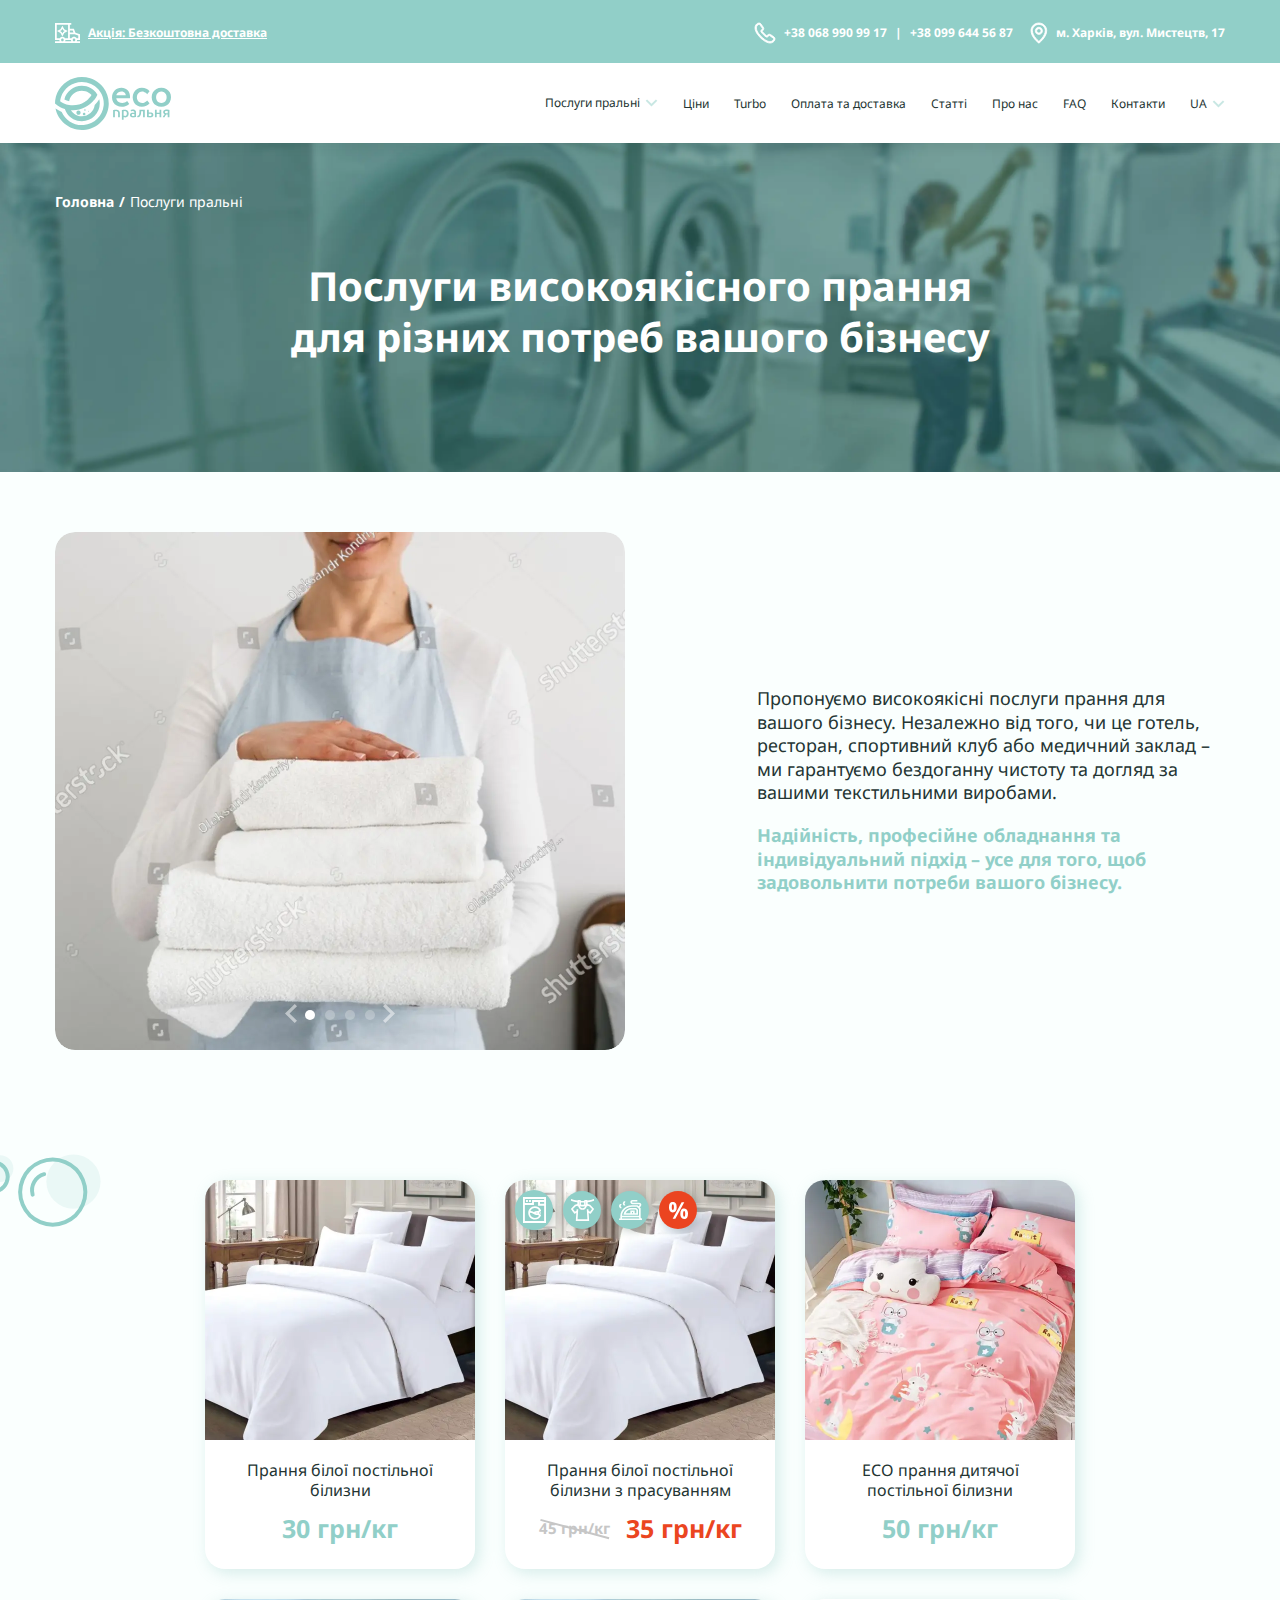
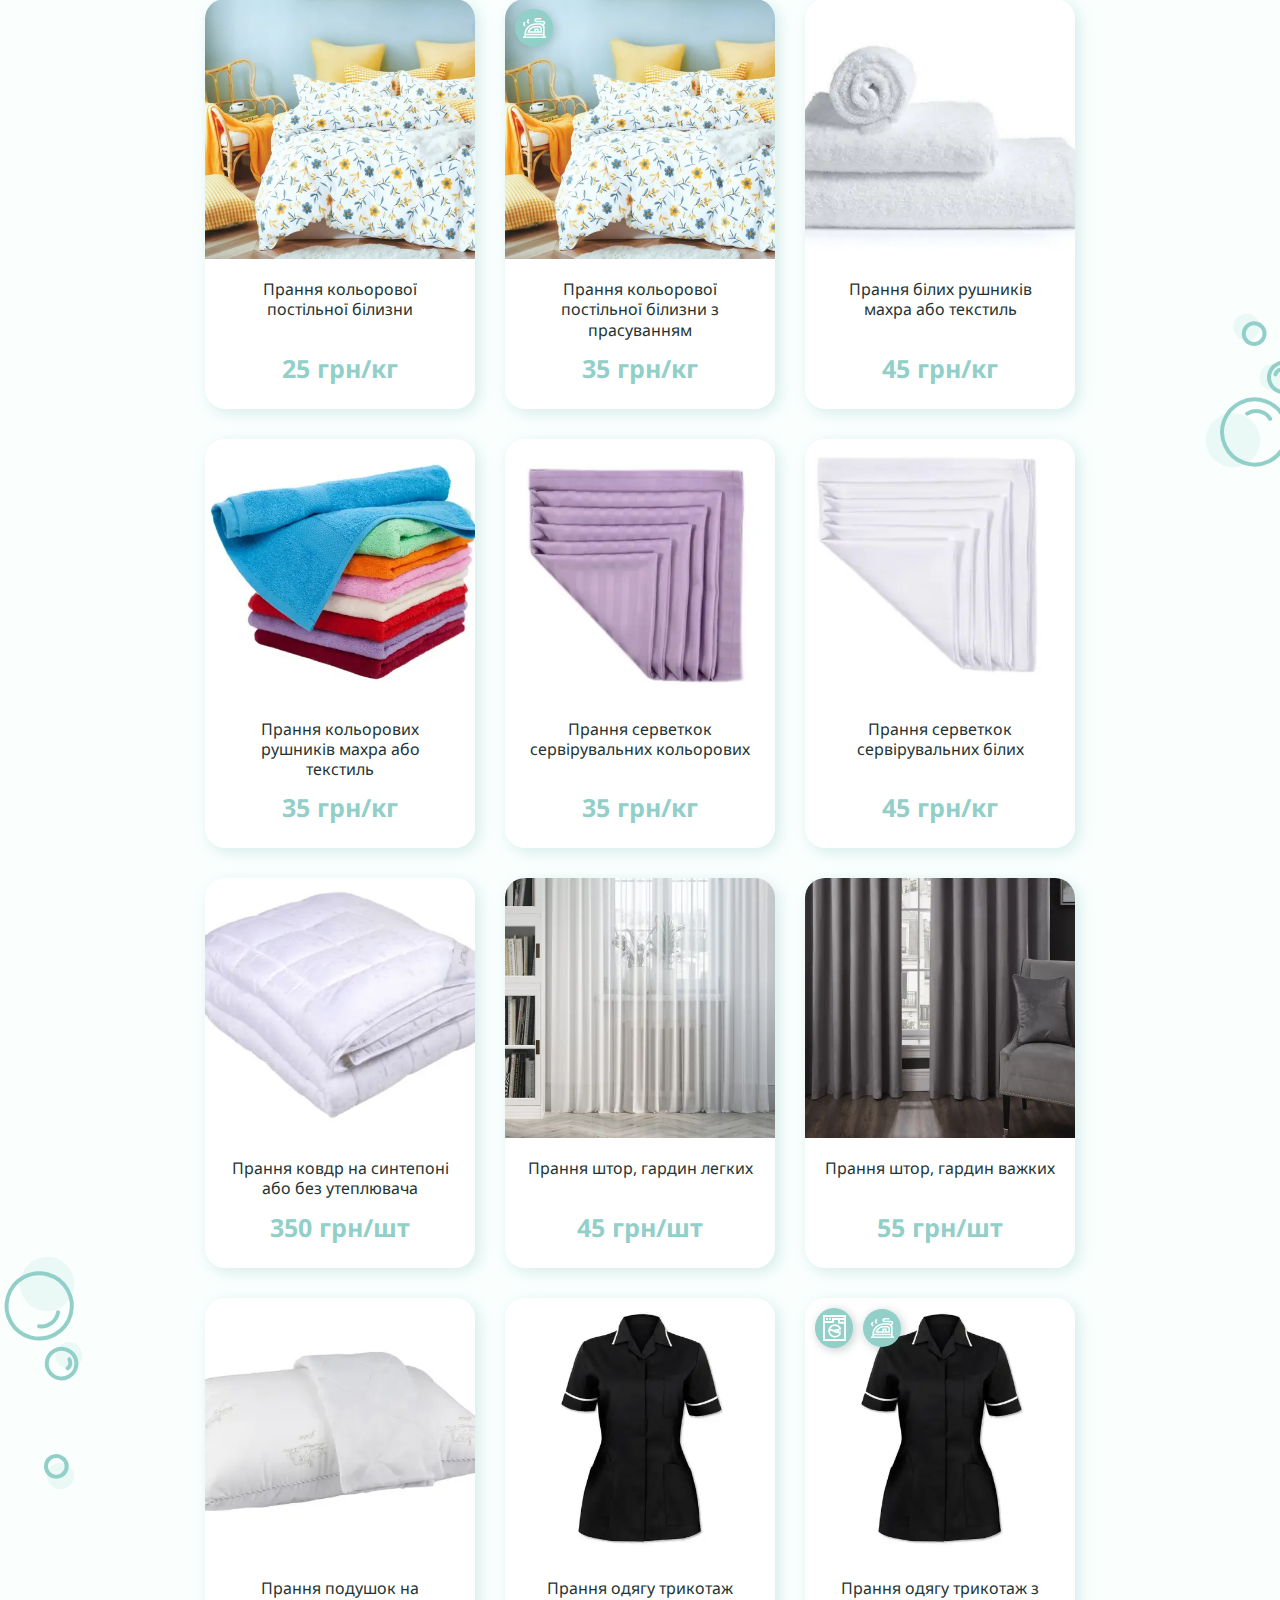
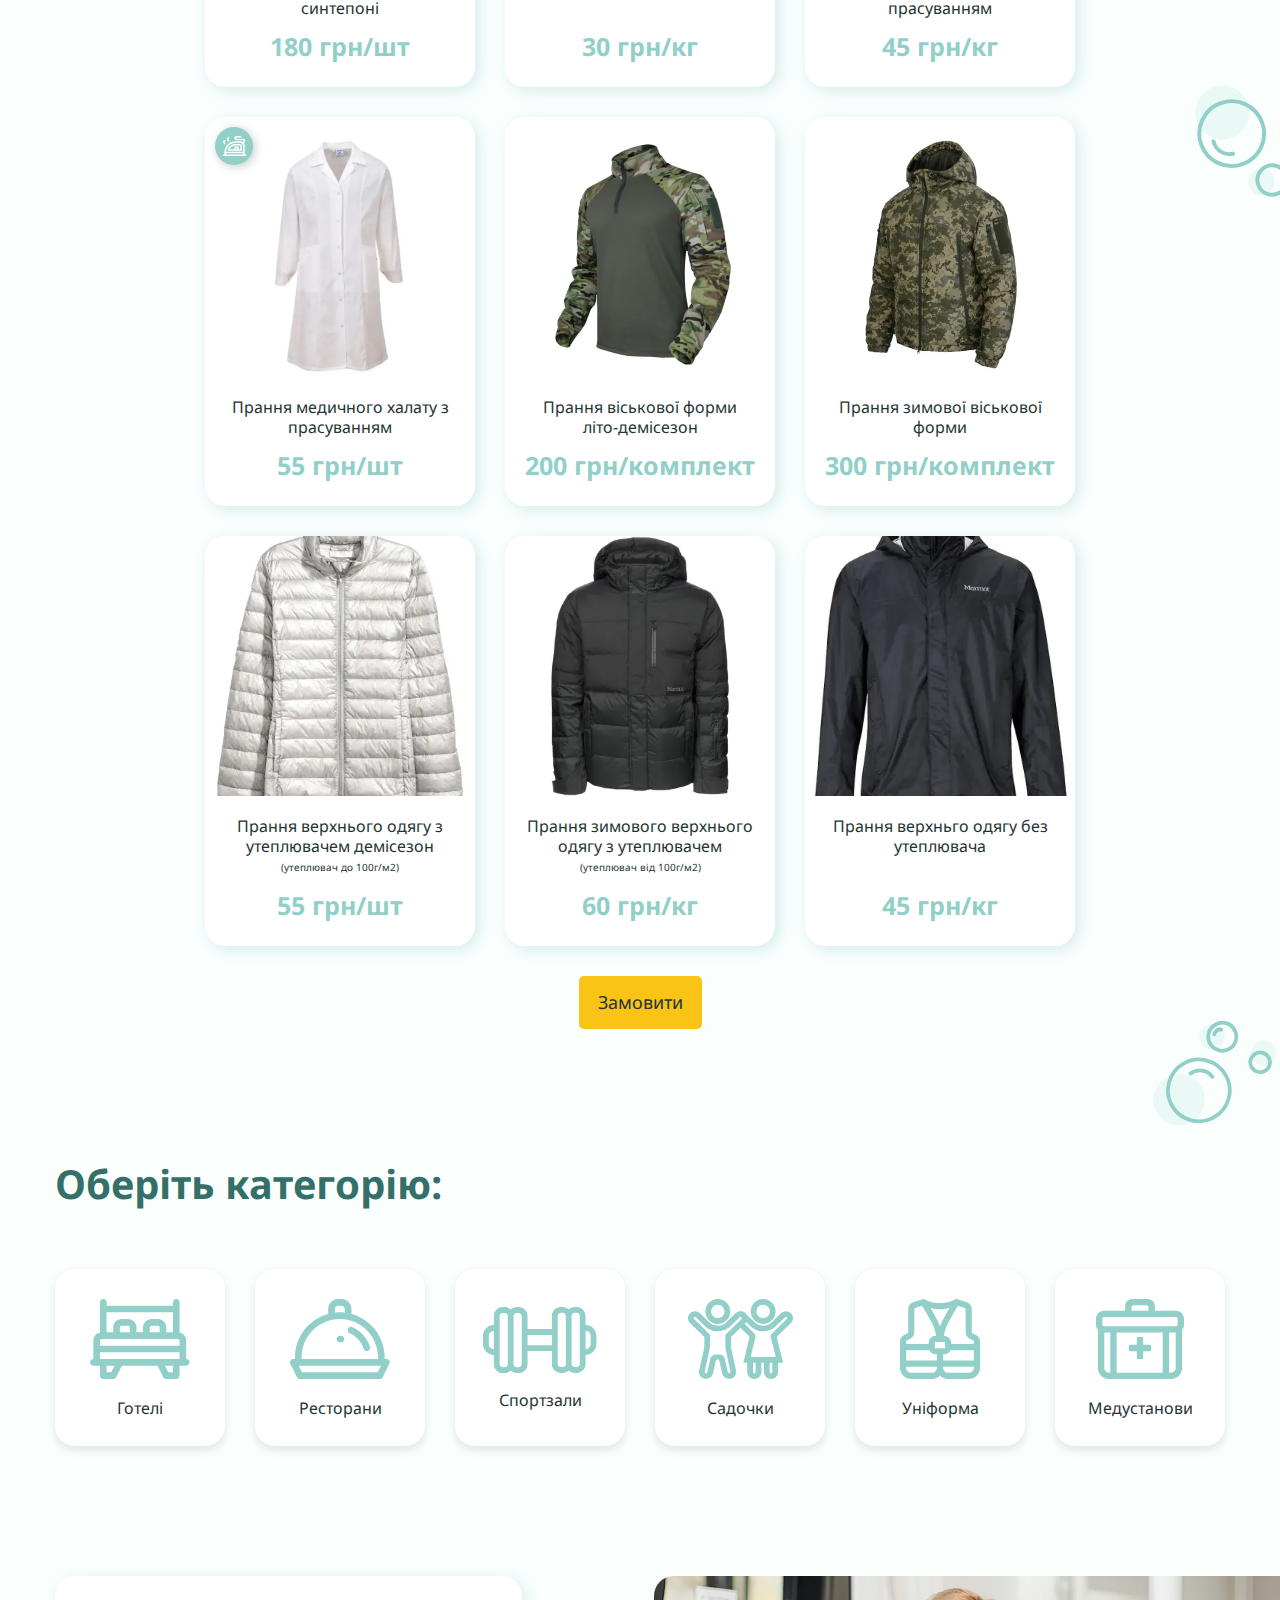
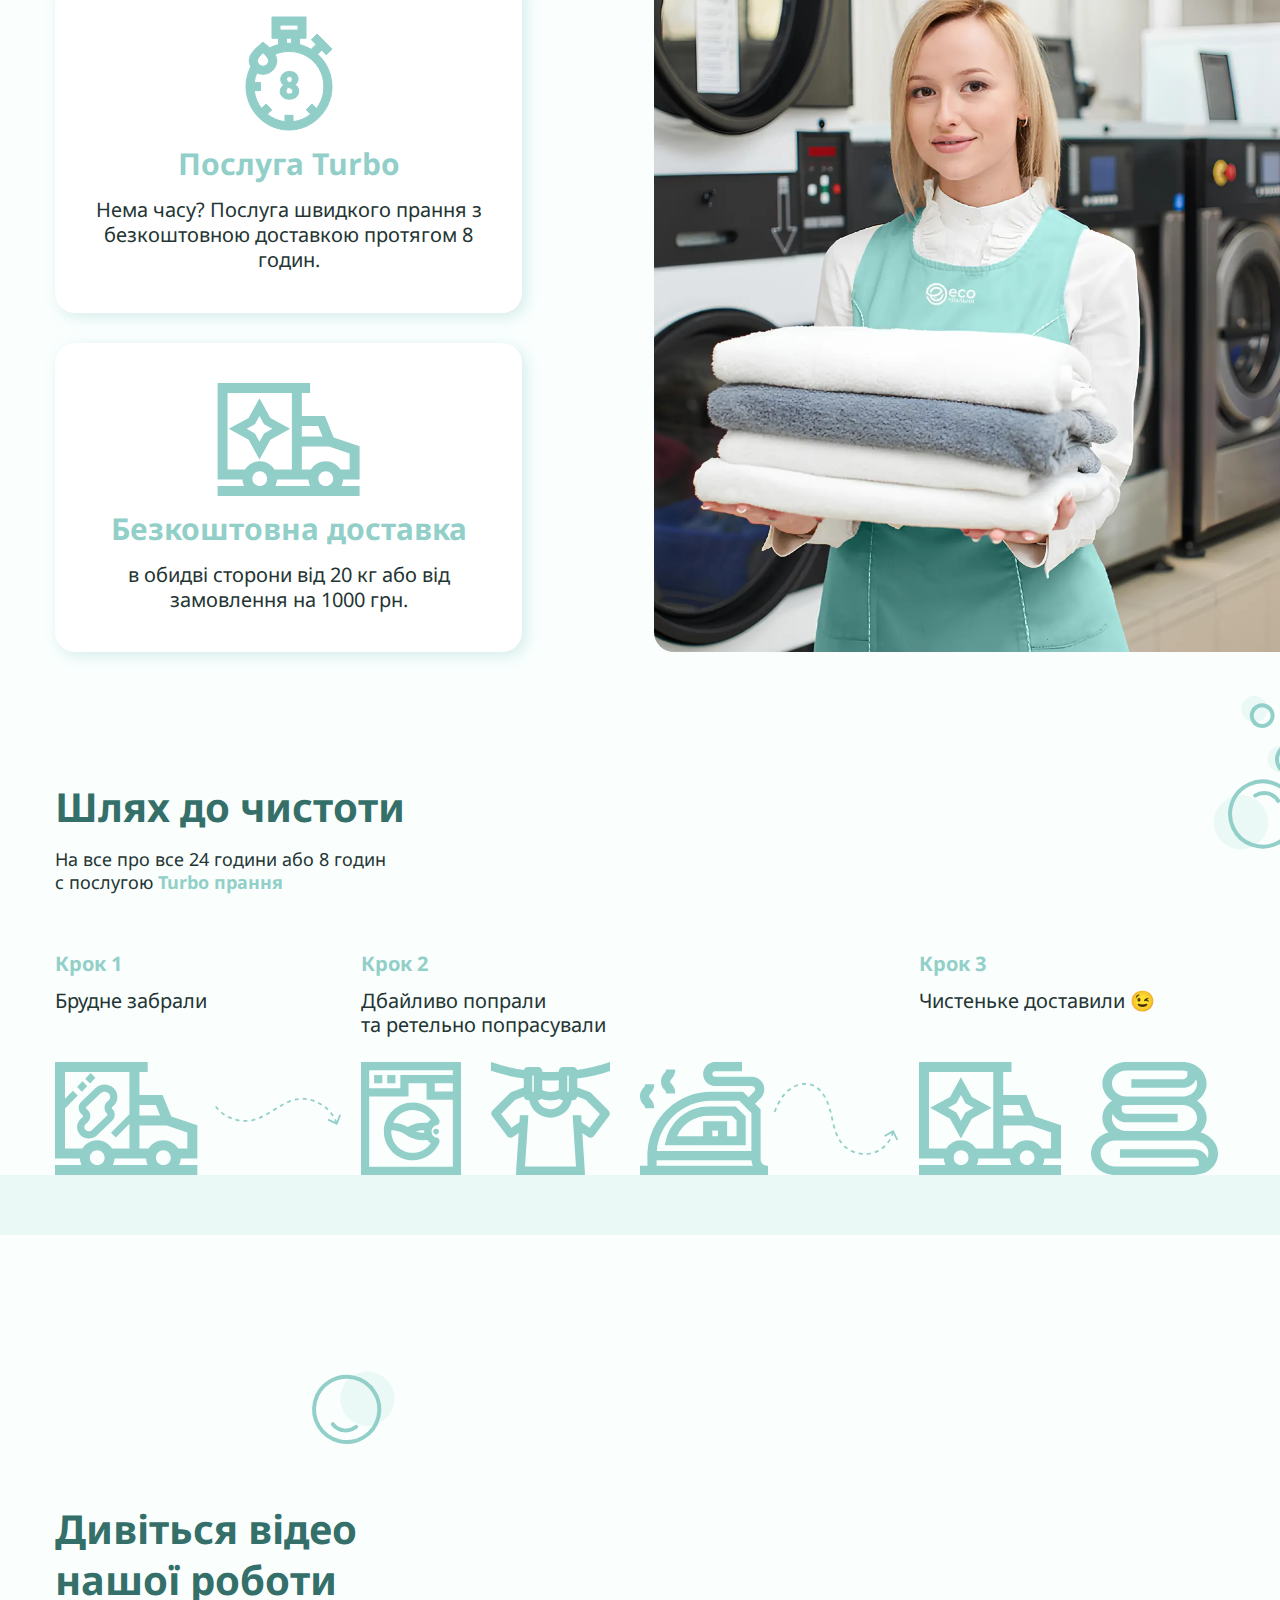
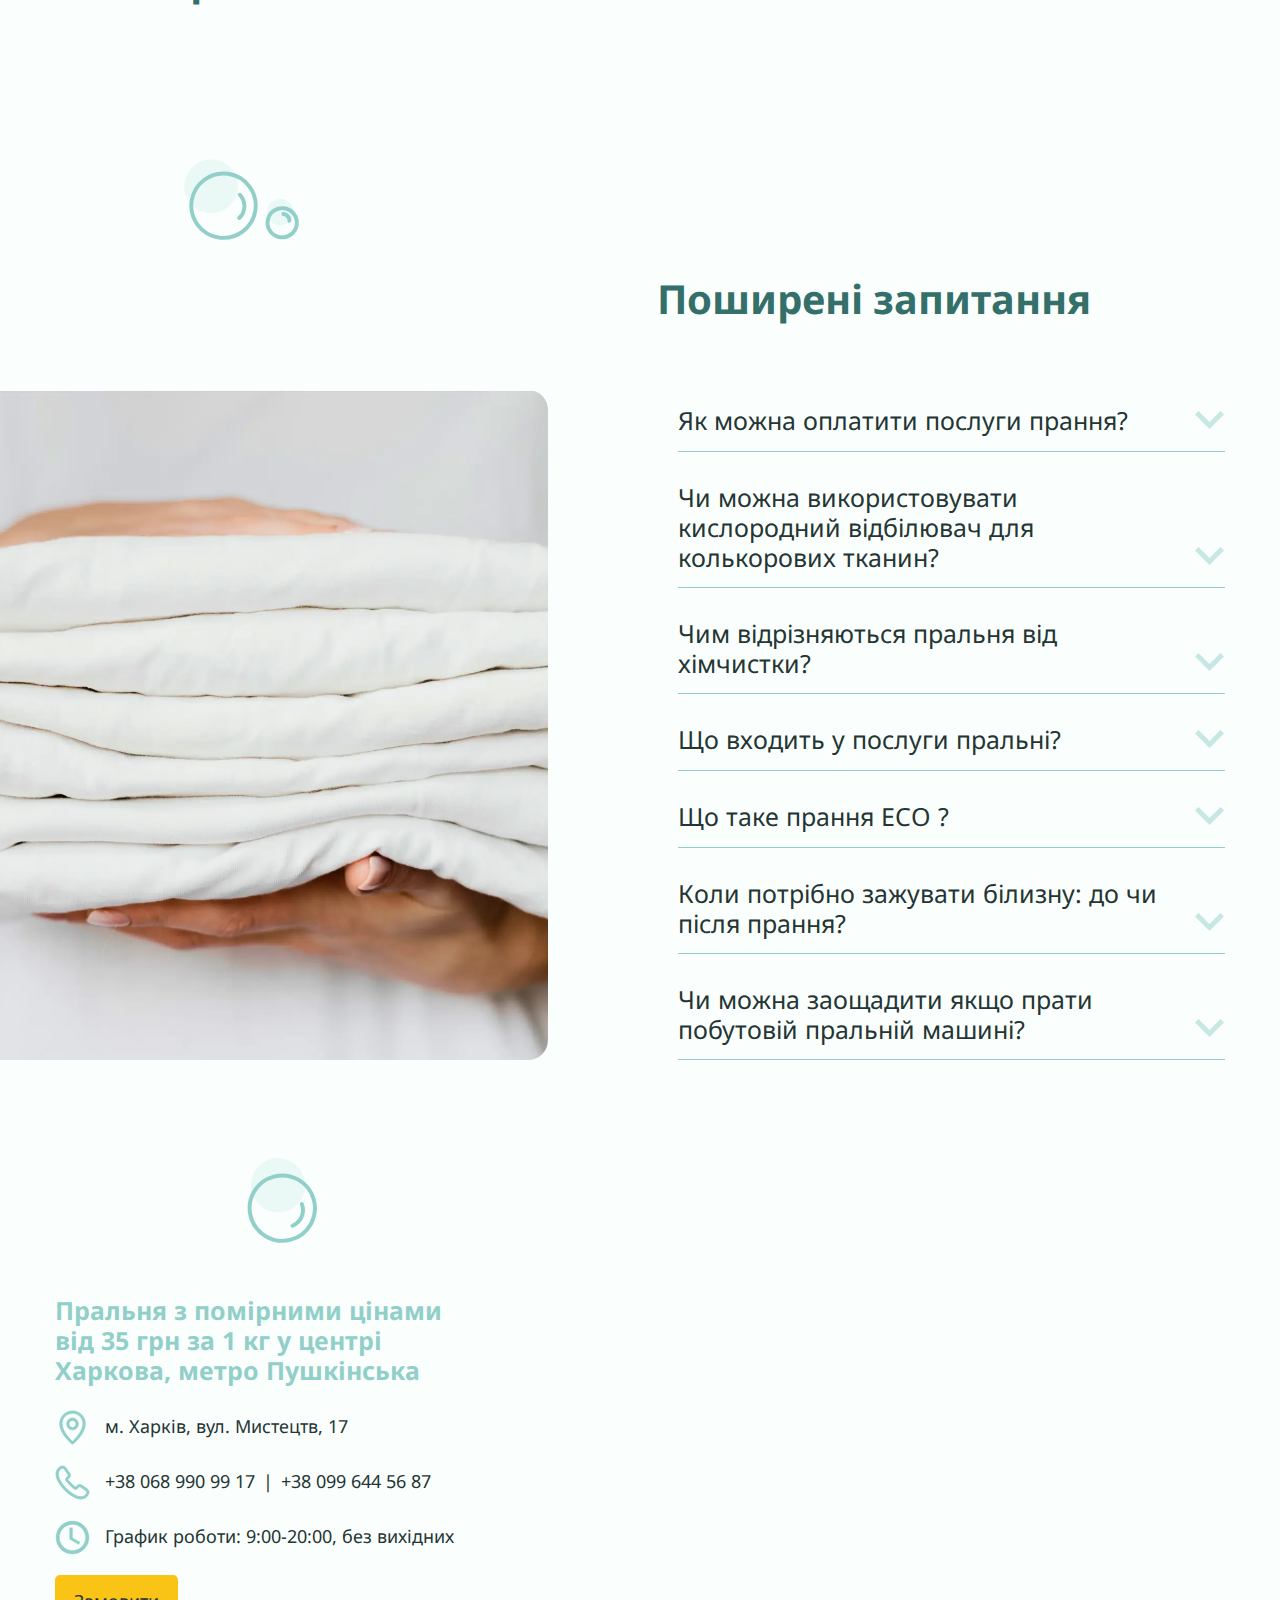
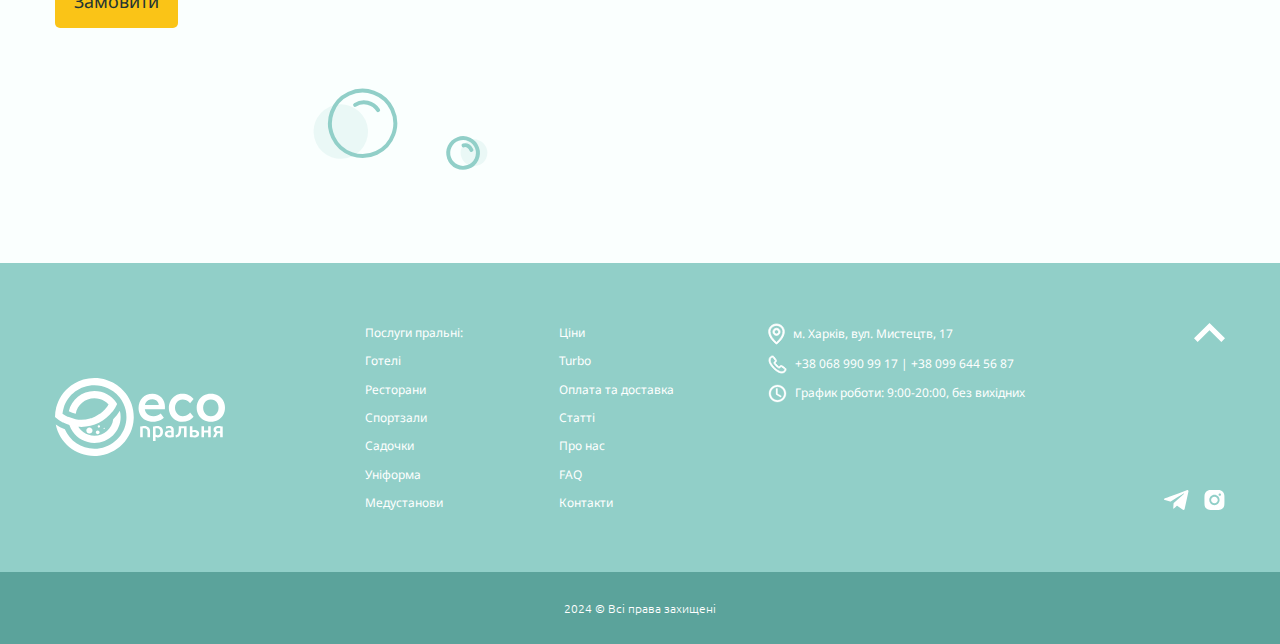
<file: laundry-services.html>
<!DOCTYPE html>
<html lang="uk">

<head>
	<title> Послуги пральні</title>
	<meta charset="UTF-8">
	<meta name="format-detection" content="telephone=no">
	<!-- <style>body{opacity: 0;}</style> -->
	<link rel="stylesheet" href="css/style.min.css?_v=20240828133415">
	<link rel="shortcut icon" href="favicon.ico">
	<!-- <meta name="robots" content="noindex, nofollow"> -->
	<meta name="viewport" content="width=device-width, initial-scale=1.0">
</head>

<body>
	<div class="wrapper">
		<header class="header">
			<div class="header__top">
				<div class="header__container">
					<a href="" class="header__delivery header__link">
						<svg width="25" height="20" viewBox="0 0 25 20" fill="currentColor" xmlns="http://www.w3.org/2000/svg">
							<path d="M-1.90735e-06 17.0821V0H16.2827V1.76142H14.83V5.83619H18.9052L20.4276 9.65839L25 11.1891V17.0821H22.0904C22.0704 17.4826 21.9721 17.8758 21.8017 18.2386H25V20H-1.90735e-06V18.2386H4.65102C4.4806 17.8765 4.38228 17.4829 4.36227 17.0821H-1.90735e-06ZM10.0151 15.3207H13.0758V1.76142H1.75457V15.3203H4.81523C5.37099 14.4181 6.35936 13.861 7.41534 13.861C8.47132 13.861 9.45969 14.4178 10.0155 15.3203L10.0151 15.3207ZM16.2737 18.2386C16.1033 17.8762 16.0046 17.4826 15.985 17.0821H10.4677C10.4477 17.4829 10.3494 17.8762 10.179 18.2386H16.2741H16.2737ZM16.4373 15.3207C16.993 14.4185 17.9814 13.8613 19.0374 13.8613C20.0934 13.8613 21.0817 14.4181 21.6375 15.3207H23.2451V12.4589L19.6214 11.2459H14.8293V15.3207H16.4373ZM17.7354 16.931C17.7354 17.6524 18.3195 18.2389 19.0377 18.2389C19.756 18.2389 20.3397 17.6524 20.3397 16.931C20.3397 16.2097 19.7556 15.6235 19.0377 15.6235C18.3198 15.6235 17.7354 16.21 17.7354 16.931ZM7.41465 15.6235C6.6964 15.6235 6.11235 16.21 6.11235 16.931C6.11235 17.652 6.6964 18.2389 7.41465 18.2389C8.1329 18.2389 8.71695 17.6524 8.71695 16.931C8.71695 16.2097 8.1329 15.6235 7.41465 15.6235ZM14.8296 7.59796V9.48411H18.4685L17.7175 7.59796H14.8296Z" />
							<path d="M5.46448 6.19548L7.37705 2.68371L9.28962 6.19548L12.7867 8.11627L9.28962 10.0367L7.37705 13.5488L5.46448 10.0367L1.96707 8.11627L5.46448 6.19548ZM6.57463 8.92215L7.37705 10.3957L8.17947 8.92215L9.64633 8.11662L8.17947 7.31074L7.37705 5.83758L6.57463 7.31074L5.10777 8.11662L6.57463 8.92215Z" />
						</svg>
						<span>
							Акцiя: Безкоштовна доставка
						</span>
					</a>
					<div class="header__info">
						<div class="header__phones">
							<svg width="22" height="22" viewBox="0 0 22 22" stroke="currentColor" fill="currentColor" xmlns="http://www.w3.org/2000/svg">
								<path d="M16.0979 21C15.0447 21 13.9357 20.7488 12.7894 20.2651C11.671 19.7907 10.5433 19.1395 9.44362 18.3488C8.35322 17.5488 7.30009 16.6558 6.30289 15.6791C5.315 14.6837 4.42032 13.6326 3.62815 12.5535C2.82665 11.4372 2.1836 10.3209 1.72693 9.24186C1.24231 8.08837 1 6.97209 1 5.92093C1 5.19535 1.13048 4.50698 1.38211 3.86512C1.64306 3.20465 2.06244 2.5907 2.63094 2.06047C3.34856 1.35349 4.16869 1 5.04473 1C5.4082 1 5.78099 1.08372 6.09786 1.23256C6.46132 1.4 6.76887 1.65116 6.99254 1.98605L9.15471 5.02791C9.35042 5.29767 9.49953 5.55814 9.60205 5.8186C9.72321 6.09767 9.78844 6.37674 9.78844 6.64651C9.78844 7 9.68593 7.34419 9.49021 7.66977C9.35042 7.92093 9.13607 8.1907 8.8658 8.46047L8.23206 9.12093C8.24138 9.14884 8.2507 9.16744 8.26002 9.18605C8.37185 9.3814 8.59553 9.71628 9.02423 10.2186C9.48089 10.7395 9.9096 11.214 10.3383 11.6512C10.8882 12.1907 11.3448 12.6186 11.7735 12.9721C12.3048 13.4186 12.6496 13.6419 12.8546 13.7442L12.836 13.7907L13.5163 13.1209C13.8052 12.8326 14.0848 12.6186 14.3551 12.4791C14.8677 12.1628 15.52 12.107 16.1724 12.3767C16.4147 12.4791 16.6757 12.6186 16.9553 12.814L20.0494 15.0093C20.3942 15.2419 20.6459 15.5395 20.795 15.893C20.9348 16.2465 21 16.5721 21 16.8977C21 17.3442 20.8975 17.7907 20.7018 18.2093C20.5061 18.6279 20.2637 18.9907 19.9562 19.3256C19.425 19.9116 18.8472 20.3302 18.1761 20.6C17.5331 20.8605 16.8341 21 16.0979 21ZM5.04473 2.39535C4.53215 2.39535 4.05685 2.6186 3.60019 3.06512C3.17148 3.46512 2.87325 3.90233 2.68686 4.37674C2.49115 4.86047 2.39795 5.37209 2.39795 5.92093C2.39795 6.78605 2.60298 7.72558 3.01305 8.69302C3.43243 9.67907 4.01957 10.7023 4.76514 11.7256C5.51072 12.7488 6.35881 13.7442 7.29077 14.6837C8.22274 15.6047 9.22926 16.4605 10.2637 17.214C11.2703 17.9488 12.3048 18.5442 13.3299 18.9721C14.9236 19.6512 16.4147 19.8093 17.6449 19.2977C18.1202 19.1023 18.5396 18.8047 18.9217 18.3767C19.1361 18.1442 19.3038 17.893 19.4436 17.5954C19.5555 17.3628 19.6114 17.1209 19.6114 16.8791C19.6114 16.7302 19.5834 16.5814 19.5089 16.414C19.4809 16.3581 19.425 16.2558 19.2479 16.1349L16.1538 13.9395C15.9674 13.8093 15.7996 13.7163 15.6412 13.6512C15.4362 13.5674 15.3523 13.4837 15.0354 13.6791C14.849 13.7721 14.6813 13.9116 14.4949 14.0977L13.7866 14.7953C13.4231 15.1488 12.8639 15.2326 12.4352 15.0744L12.1836 14.9628C11.8015 14.7581 11.3541 14.4419 10.8602 14.0233C10.4129 13.6419 9.92824 13.1953 9.3411 12.6186C8.88444 12.1535 8.42777 11.6605 7.95247 11.1116C7.51445 10.6 7.19758 10.1628 7.00186 9.8L6.89003 9.52093C6.83411 9.30698 6.81547 9.18605 6.81547 9.05581C6.81547 8.72093 6.93663 8.42326 7.16962 8.1907L7.86859 7.46512C8.05499 7.27907 8.19478 7.10233 8.28798 6.94419C8.36253 6.82326 8.39049 6.72093 8.39049 6.62791C8.39049 6.55349 8.36254 6.44186 8.31594 6.33023C8.2507 6.1814 8.14818 6.01395 8.01771 5.83721L5.85555 2.78605C5.76235 2.65581 5.65051 2.56279 5.51072 2.49767C5.3616 2.43256 5.20317 2.39535 5.04473 2.39535Z" stroke-width="0.8" />
							</svg>
							<div class="header__phones-body">
								<a href="tel:+380689909917" class="header__link">
									+38 068 990 99 17
								</a>
								<a href="tel:+380996445687" class="header__link">
									+38 099 644 56 87
								</a>
							</div>
						</div>
						<a data-da=".menu__inner, 549.98" href="" class="header__link header__adres">
							<svg width="18" height="22" viewBox="0 0 18 22" fill="currentColor" xmlns="http://www.w3.org/2000/svg">
								<path fill-rule="evenodd" clip-rule="evenodd" d="M8.85713 5.28571C6.88571 5.28571 5.28571 6.88571 5.28571 8.85713C5.28571 10.8286 6.88571 12.4286 8.85713 12.4286C10.8286 12.4286 12.4286 10.8286 12.4286 8.85713C12.4286 6.88571 10.8286 5.28571 8.85713 5.28571ZM6.71428 8.85713C6.71428 7.67142 7.67142 6.71428 8.85713 6.71428C10.0428 6.71428 11 7.67142 11 8.85713C11 10.0428 10.0428 11 8.85713 11C7.67142 11 6.71428 10.0428 6.71428 8.85713Z" />
								<path fill-rule="evenodd" clip-rule="evenodd" d="M8.41428 20.85C8.41428 20.85 8.41428 20.85 8.85713 20.2857L8.41428 20.85C8.67142 21.05 9.04284 21.05 9.29998 20.85L8.85713 20.2857C9.29999 20.85 9.29998 20.85 9.29998 20.85V20.8428H9.30713L9.32143 20.8286C9.34286 20.8143 9.36427 20.8 9.3857 20.7714C9.44284 20.7286 9.52139 20.6643 9.62853 20.5786C9.82853 20.4071 10.1143 20.1571 10.4571 19.8357C11.1428 19.2 12.0643 18.2857 12.9786 17.1714C14.7929 14.9857 16.7143 11.9071 16.7143 8.63566C16.7143 4.39995 13.1786 1 8.85713 1C4.53571 1 1 4.39995 1 8.63566C1 11.9071 2.92141 14.9857 4.7357 17.1714C5.64998 18.2857 6.57143 19.2 7.25714 19.8357C7.6 20.1571 7.88574 20.4071 8.08574 20.5786C8.19288 20.6643 8.27143 20.7286 8.32857 20.7714C8.35 20.8 8.3714 20.8143 8.39283 20.8286L8.40713 20.8428H8.41428V20.85ZM2.42857 8.63566C2.42857 5.22852 5.28571 2.42857 8.85713 2.42857C12.4286 2.42857 15.2857 5.22852 15.2857 8.63566C15.2857 11.3857 13.6357 14.1357 11.8785 16.2643C11.0071 17.3143 10.1428 18.1857 9.48571 18.7857C9.24285 19.0143 9.02856 19.2071 8.85713 19.3571C8.6857 19.2071 8.47141 19.0143 8.22856 18.7857C7.57142 18.1857 6.70715 17.3143 5.83572 16.2643C4.07858 14.1357 2.42857 11.3857 2.42857 8.63566Z" />
								<path d="M8.41428 20.85C8.41428 20.85 8.41428 20.85 8.85713 20.2857M8.41428 20.85L8.85713 20.2857M8.41428 20.85C8.67142 21.05 9.04284 21.05 9.29998 20.85M8.41428 20.85V20.8429H8.40713L8.39283 20.8286C8.3714 20.8143 8.35 20.8 8.32857 20.7714C8.27143 20.7286 8.19288 20.6643 8.08574 20.5786C7.88574 20.4071 7.6 20.1571 7.25714 19.8357C6.57143 19.2 5.64998 18.2857 4.7357 17.1714C2.92141 14.9857 1 11.9071 1 8.63566C1 4.39995 4.53571 1 8.85713 1C13.1786 1 16.7143 4.39995 16.7143 8.63566C16.7143 11.9071 14.7929 14.9857 12.9786 17.1714C12.0643 18.2857 11.1428 19.2 10.4571 19.8357C10.1143 20.1571 9.82853 20.4071 9.62853 20.5786C9.52139 20.6643 9.44284 20.7286 9.3857 20.7714C9.36427 20.8 9.34286 20.8143 9.32143 20.8286L9.30713 20.8429H9.29998V20.85M8.85713 20.2857L9.29998 20.85M8.85713 20.2857C9.29999 20.85 9.29998 20.85 9.29998 20.85M8.85713 5.28571C6.88571 5.28571 5.28571 6.88571 5.28571 8.85713C5.28571 10.8286 6.88571 12.4286 8.85713 12.4286C10.8286 12.4286 12.4286 10.8286 12.4286 8.85713C12.4286 6.88571 10.8286 5.28571 8.85713 5.28571ZM6.71428 8.85713C6.71428 7.67142 7.67142 6.71428 8.85713 6.71428C10.0428 6.71428 11 7.67142 11 8.85713C11 10.0428 10.0428 11 8.85713 11C7.67142 11 6.71428 10.0428 6.71428 8.85713ZM2.42857 8.63566C2.42857 5.22852 5.28571 2.42857 8.85713 2.42857C12.4286 2.42857 15.2857 5.22852 15.2857 8.63566C15.2857 11.3857 13.6357 14.1357 11.8785 16.2643C11.0071 17.3143 10.1428 18.1857 9.48571 18.7857C9.24285 19.0143 9.02856 19.2071 8.85713 19.3571C8.6857 19.2071 8.47141 19.0143 8.22856 18.7857C7.57142 18.1857 6.70715 17.3143 5.83572 16.2643C4.07858 14.1357 2.42857 11.3857 2.42857 8.63566Z" fill="none" stroke="currentColor" stroke-width="0.8" />
							</svg>
							<span>
								м. Харків, вул. Мистецтв, 17
							</span>
						</a>
					</div>
				</div>
			</div>
			<div class="header__container">
				<div class="header__body">
					<a href="" class="header__logo">
						<img src="img/logo.svg" alt="eco logo">
					</a>
					<div class="header__menu menu">
						<button type="button" class="menu__icon icon-menu"><span></span></button>
						<nav class="menu__body">
							<div class="menu__inner">
								<ul class="menu__list">
									<li class="menu__item">
										<a href="" class="menu__link menu__toggle">Послуги пральні</a>
										<ul class="menu__dropdown dropdown-menu">
											<li class="dropdown-menu__item">
												<a href="" class="dropdown-menu__link">Усі послуги</a>
											</li>
											<li class="dropdown-menu__item">
												<a href="" class="dropdown-menu__link">Готелі</a>
											</li>
											<li class="dropdown-menu__item">
												<a href="" class="dropdown-menu__link">Ресторани</a>
											</li>
											<li class="dropdown-menu__item">
												<a href="" class="dropdown-menu__link">Спортзали</a>
											</li>
											<li class="dropdown-menu__item">
												<a href="" class="dropdown-menu__link">Caдoчки</a>
											</li>
											<li class="dropdown-menu__item">
												<a href="" class="dropdown-menu__link">Уніформа</a>
											</li>
											<li class="dropdown-menu__item">
												<a href="" class="dropdown-menu__link">Медустанови</a>
											</li>
										</ul>
									</li>
									<li class="menu__item">
										<a href="" class="menu__link">Цiни</a>
									</li>
									<li class="menu__item">
										<a href="" class="menu__link">Turbo</a>
									</li>
									<li class="menu__item">
										<a href="" class="menu__link">Оплата та доставка</a>
									</li>
									<li class="menu__item">
										<a href="" class="menu__link">Статті</a>
									</li>
									<li class="menu__item">
										<a href="" class="menu__link">Про нас</a>
									</li>
									<li class="menu__item">
										<a href="" class="menu__link">FAQ</a>
									</li>
									<li class="menu__item">
										<a href="" class="menu__link">Контакти</a>
									</li>
								</ul>
							</div>
						</nav>
					</div>
					<div class="header__lang languages">
						<button type="button" class="languages__current">
							UA
						</button>
						<ul class="languages__list">
							<li class="languages__item">
								<a href="" class="languages__link">
									ENG
								</a>
							</li>
							<li class="languages__item">
								<a href="" class="languages__link">
									РУС
								</a>
							</li>
						</ul>
					</div>
				</div>
			</div>
		</header>
		<main class="page laundry-services">
			<section class="promo">
				<div class="promo__container">
					<div class="promo__top breadcrumbs">
						<a href="index.html" class="breadcrumbs__link">Головна</a>
						<a href="" class="breadcrumbs__link active">Послуги пральні</a>
					</div>
					<h1 class="promo__title title">
						Послуги високоякісного прання
						для різних потреб вашого бiзнесу
					</h1>
				</div>
			</section>
			<section class="info">
				<div class="info__container">
					<div class="info__body">
						<div class="info__slider swiper">
							<div class="info__wrapper swiper-wrapper">
								<div class="info__slide swiper-slide">
									<img src="img/info/image-1.webp" alt="Image">
								</div>
								<div class="info__slide swiper-slide">
									<img src="img/info/image-2.webp" alt="Image">
								</div>
								<div class="info__slide swiper-slide">
									<img src="img/info/image-3.webp" alt="Image">
								</div>
								<div class="info__slide swiper-slide">
									<img src="img/info/image-4.webp" alt="Image">
								</div>
							</div>
							<div class="info__navigation">
								<button type="button" class="swiper-button-prev">
									<svg width="12" height="19" viewBox="0 0 12 19" fill="none" xmlns="http://www.w3.org/2000/svg">
										<path d="M12 2.24042L4.57991 9.5L12 16.7596L9.71005 19L5.38416e-07 9.5L9.71005 -1.00097e-07L12 2.24042Z" fill="white" fill-opacity="0.5" />
									</svg>
								</button>
								<div class="swiper-pagination"></div>
								<button type="button" class="swiper-button-next">
									<svg width="12" height="19" viewBox="0 0 12 19" fill="none" xmlns="http://www.w3.org/2000/svg">
										<path d="M2.67167e-08 16.7596L7.42009 9.5L1.99856e-07 2.24042L2.28995 2.73074e-08L12 9.5L2.28995 19L2.67167e-08 16.7596Z" fill="white" fill-opacity="0.5" />
									</svg>
								</button>
							</div>
						</div>
						<div class="info__content">
							<div class="info__text">
								<p>
									Пропонуємо високоякісні послуги прання для вашого бізнесу. Незалежно від того, чи це
									готель, ресторан, спортивний клуб або медичний заклад – ми гарантуємо бездоганну
									чистоту та догляд за вашими текстильними виробами.
								</p>
								<p class="green-text">
									<strong>
										Надійність, професійне обладнання та індивідуальний підхід – усе для того, щоб
										задовольнити потреби вашого бізнесу.
									</strong>
								</p>
							</div>
						</div>
					</div>
				</div>
			</section>
			<section class="services">
				<div class="services__container">
					<div class="decor-3"></div>
					<div class="decor-4"></div>
					<div class="services__items cards-block">
						<a href="" class="cards-block__item card">
							<div class="card__img">
								<img src="img/products/image-1.webp" alt="Image">
							</div>
							<div class="card__body">
								<div class="card__title">
									Прання білої постільної
									білизни
								</div>
								<div class="card__prices">
									<div class="card__price">
										30 грн/кг
									</div>
								</div>
							</div>
						</a>
						<a href="" class="cards-block__item card">
							<div class="card__badges">
								<div class="card__badge">
									<img src="img/icons/Icon-10.svg" alt="Image">
								</div>
								<div class="card__badge">
									<img src="img/icons/Icon-16.svg" alt="Image">
								</div>
								<div class="card__badge">
									<img src="img/icons/Icon-12.svg" alt="Image">
								</div>
								<div class="card__sale">
									<img src="img/icons/sale.svg" alt="Image">
								</div>
							</div>
							<div class="card__img">
								<img src="img/products/image-1.webp" alt="Image">
							</div>
							<div class="card__body">
								<div class="card__title">
									Прання білої постільної
									білизни з прасуванням
								</div>
								<div class="card__prices">
									<div class="card__oldprice">
										45 грн/кг
									</div>
									<div class="card__price sale">
										35 грн/кг
									</div>
								</div>
							</div>
						</a>
						<a href="" class="cards-block__item card">
							<div class="card__img">
								<img src="img/products/image-3.webp" alt="Image">
							</div>
							<div class="card__body">
								<div class="card__title">
									ECO прання дитячої
									постільної білизни
								</div>
								<div class="card__prices">
									<div class="card__price">
										50 грн/кг
									</div>
								</div>
							</div>
						</a>
						<a href="" class="cards-block__item card">
							<div class="card__img">
								<img src="img/products/image-2.webp" alt="Image">
							</div>
							<div class="card__body">
								<div class="card__title">
									Прання кольорової
									постільної білизни
								</div>
								<div class="card__prices">
									<div class="card__price">
										25 грн/кг
									</div>
								</div>
							</div>
						</a>
						<a href="" class="cards-block__item card">
							<div class="card__badges">
								<div class="card__badge">
									<img src="img/icons/Icon-12.svg" alt="Image">
								</div>
							</div>
							<div class="card__img">
								<img src="img/products/image-2.webp" alt="Image">
							</div>
							<div class="card__body">
								<div class="card__title">
									Прання кольорової постільної білизни з прасуванням
								</div>
								<div class="card__prices">
									<div class="card__price">
										35 грн/кг
									</div>
								</div>
							</div>
						</a>
						<a href="" class="cards-block__item card">
							<div class="card__img">
								<img src="img/products/image-5.webp" alt="Image">
							</div>
							<div class="card__body">
								<div class="card__title">
									Прання білих рушників
									махра або текстиль
								</div>
								<div class="card__prices">
									<div class="card__price">
										45 грн/кг
									</div>
								</div>
							</div>
						</a>
						<a href="" class="cards-block__item card">
							<div class="card__img">
								<img src="img/products/image-10.webp" alt="Image">
							</div>
							<div class="card__body">
								<div class="card__title">
									Прання кольорових рушників махра або текстиль
								</div>
								<div class="card__prices">
									<div class="card__price">
										35 грн/кг
									</div>
								</div>
							</div>
						</a>
						<a href="" class="cards-block__item card">
							<div class="card__img">
								<img src="img/products/image-11.webp" alt="Image">
							</div>
							<div class="card__body">
								<div class="card__title">
									Прання серветкок
									сервірувальних кольорових
								</div>
								<div class="card__prices">
									<div class="card__price">
										35 грн/кг
									</div>
								</div>
							</div>
						</a>
						<a href="" class="cards-block__item card">
							<div class="card__img">
								<img src="img/products/image-12.webp" alt="Image">
							</div>
							<div class="card__body">
								<div class="card__title">
									Прання серветкок
									сервірувальних білих
								</div>
								<div class="card__prices">
									<div class="card__price">
										45 грн/кг
									</div>
								</div>
							</div>
						</a>
						<a href="" class="cards-block__item card">
							<div class="card__img">
								<img src="img/products/image-6.webp" alt="Image">
							</div>
							<div class="card__body">
								<div class="card__title">
									Прання ковдр на синтепоні
									або без утеплювача
								</div>
								<div class="card__prices">
									<div class="card__price">
										350 грн/шт
									</div>
								</div>
							</div>
						</a>
						<a href="" class="cards-block__item card">
							<div class="card__img">
								<img src="img/products/image-13.webp" alt="Image">
							</div>
							<div class="card__body">
								<div class="card__title">
									Прання штор,
									гардин легких
								</div>
								<div class="card__prices">
									<div class="card__price">
										45 грн/шт
									</div>
								</div>
							</div>
						</a>
						<a href="" class="cards-block__item card">
							<div class="card__img">
								<img src="img/products/image-14.webp" alt="Image">
							</div>
							<div class="card__body">
								<div class="card__title">
									Прання штор,
									гардин важких
								</div>
								<div class="card__prices">
									<div class="card__price">
										55 грн/шт
									</div>
								</div>
							</div>
						</a>
						<a href="" class="cards-block__item card">
							<div class="card__img">
								<img src="img/products/image-15.webp" alt="Image">
							</div>
							<div class="card__body">
								<div class="card__title">
									Прання подушок
									на синтепоні
								</div>
								<div class="card__prices">
									<div class="card__price">
										180 грн/шт
									</div>
								</div>
							</div>
						</a>
						<a href="" class="cards-block__item card">
							<div class="card__img">
								<img src="img/products/image-4.webp" alt="Image">
							</div>
							<div class="card__body">
								<div class="card__title">
									Прання одягу
									трикотаж
								</div>
								<div class="card__prices">
									<div class="card__price">
										30 грн/кг
									</div>
								</div>
							</div>
						</a>
						<a href="" class="cards-block__item card">
							<div class="card__badges">
								<div class="card__badge">
									<img src="img/icons/Icon-10.svg" alt="Image">
								</div>
								<div class="card__badge">
									<img src="img/icons/Icon-12.svg" alt="Image">
								</div>
							</div>
							<div class="card__img">
								<img src="img/products/image-4.webp" alt="Image">
							</div>
							<div class="card__body">
								<div class="card__title">
									Прання одягу трикотаж
									з прасуванням
								</div>
								<div class="card__prices">
									<div class="card__price">
										45 грн/кг
									</div>
								</div>
							</div>
						</a>
						<a href="" class="cards-block__item card">
							<div class="card__badges">
								<div class="card__badge">
									<img src="img/icons/Icon-12.svg" alt="Image">
								</div>
							</div>
							<div class="card__img">
								<img src="img/products/image-7.webp" alt="Image">
							</div>
							<div class="card__body">
								<div class="card__title">
									Прання медичного халату
									з прасуванням
								</div>
								<div class="card__prices">
									<div class="card__price">
										55 грн/шт
									</div>
								</div>
							</div>
						</a>
						<a href="" class="cards-block__item card">
							<div class="card__img">
								<img src="img/products/image-8.webp" alt="Image">
							</div>
							<div class="card__body">
								<div class="card__title">
									Прання віськової форми
									літо-демісезон
								</div>
								<div class="card__prices">
									<div class="card__price">
										200 грн/комплект
									</div>
								</div>
							</div>
						</a>
						<a href="" class="cards-block__item card">
							<div class="card__img">
								<img src="img/products/image-9.webp" alt="Image">
							</div>
							<div class="card__body">
								<div class="card__title">
									Прання зимової
									віськової форми
								</div>
								<div class="card__prices">
									<div class="card__price">
										300 грн/комплект
									</div>
								</div>
							</div>
						</a>
						<a href="" class="cards-block__item card">
							<div class="card__img">
								<img src="img/products/image-16.webp" alt="Image">
							</div>
							<div class="card__body">
								<div class="card__title">
									Прання верхнього одягу з утеплювачем демісезон
									<span>(утеплювач до 100г/м2)</span>
								</div>
								<div class="card__prices">
									<div class="card__price">
										55 грн/шт
									</div>
								</div>
							</div>
						</a>
						<a href="" class="cards-block__item card">
							<div class="card__img">
								<img src="img/products/image-17.webp" alt="Image">
							</div>
							<div class="card__body">
								<div class="card__title">
									Прання зимового верхнього одягу з утеплювачем
									<span>(утеплювач від 100г/м2)</span>
								</div>
								<div class="card__prices">
									<div class="card__price">
										60 грн/кг
									</div>
								</div>
							</div>
						</a>
						<a href="" class="cards-block__item card">
							<div class="card__img">
								<img src="img/products/image-18.webp" alt="Image">
							</div>
							<div class="card__body">
								<div class="card__title">
									Прання верхньго одягу без утеплювача
								</div>
								<div class="card__prices">
									<div class="card__price">
										45 грн/кг
									</div>
								</div>
							</div>
						</a>
					</div>
					<div class="services__bottom">
						<button data-popup="#popup" type="button" class="services__btn button">
							Замовити
						</button>
						<button type="button" class="services__more button-empty">
							Завантажити бiльше
						</button>
					</div>
				</div>
			</section>
			<section class="category">
				<div class="category__container">
					<h2 class="category__title title">
						Оберіть категорію:
					</h2>
					<div class="category__links services-block">
						<a href="" class="services-block__link">
							<div class="services-block__icon">
								<svg width="100" height="80" viewBox="0 0 100 80" fill="currentColor" xmlns="http://www.w3.org/2000/svg">
									<path d="M96.1963 60.0011V41.6682C96.1963 37.6447 93.3433 34.2782 89.5615 33.5038V3.33363C89.5615 1.49291 88.0759 0 86.2442 0C84.4124 0 82.9268 1.49291 82.9268 3.33363V6.66726H16.5868V3.33363C16.5868 1.49291 15.1012 0 13.2694 0C11.4377 0 9.95207 1.49291 9.95207 3.33363V33.5024C6.1718 34.2767 3.31736 37.6433 3.31736 41.6668V59.9996C1.48562 59.9996 0 61.4926 0 63.3333C0 65.174 1.48562 66.6669 3.31736 66.6669H9.95207V76.6664C9.95207 78.5071 11.4377 80 13.2694 80H23.2201C24.4764 80 25.6258 79.2872 26.187 78.1578L31.9045 66.6669H67.6077L73.3251 78.1578C73.8878 79.2872 75.0358 80 76.2921 80H86.2428C88.0745 80 89.5601 78.5071 89.5601 76.6664V66.6669H96.1948C98.0266 66.6669 99.5122 65.174 99.5122 63.3333C99.5122 61.4926 98.0266 59.9996 96.1948 59.9996H96.1963V60.0011ZM82.9283 13.3345V33.3349H76.2935V28.3352C76.2935 23.7405 72.5731 20.0018 68.0009 20.0018H61.3661C56.7939 20.0018 53.0735 23.7405 53.0735 28.3352V33.3349H46.4387V28.3352C46.4387 23.7405 42.7183 20.0018 38.1461 20.0018H31.5113C26.9391 20.0018 23.2187 23.7405 23.2187 28.3352V33.3349H16.5839V13.3345H82.9283ZM69.6602 33.3349H59.7096V28.3352C59.7096 27.4162 60.4531 26.6691 61.3676 26.6691H68.0023C68.9167 26.6691 69.6602 27.4162 69.6602 28.3352V33.3349ZM39.8069 33.3349H29.8562V28.3352C29.8562 27.4162 30.5997 26.6691 31.5142 26.6691H38.1489C39.0633 26.6691 39.8069 27.4162 39.8069 28.3352V33.3349ZM11.6115 40.0022H87.9036C88.818 40.0022 89.5615 40.7493 89.5615 41.6682V46.668H9.9535V41.6682C9.9535 40.7493 10.697 40.0022 11.6115 40.0022ZM9.9535 53.3352H89.5615V60.0025H9.9535V53.3352ZM21.1718 73.3356H16.5882V66.6683H24.4892L21.1718 73.3356ZM82.9297 73.3356H78.3461L75.0287 66.6683H82.9297V73.3356Z" />
								</svg>
							</div>
							<span>
								Готелі
							</span>
						</a>
						<a href="" class="services-block__link">
							<div class="services-block__icon">
								<svg width="100" height="80" viewBox="0 0 100 80" fill="currentColor" xmlns="http://www.w3.org/2000/svg">
									<path d="M99.1961 61.5819C98.5891 60.5983 97.5211 59.9993 96.3698 59.9993H94.7087V58.3332C94.7087 37.5593 80.5855 20.0801 61.4777 14.9215V9.99965C61.4777 4.48577 57.0057 0 51.5086 0H48.1851C42.688 0 38.216 4.48577 38.216 9.99965V14.9215C19.1082 20.0801 4.985 37.5593 4.985 58.3332V59.9993H3.32394C2.1712 59.9993 1.10456 60.5983 0.497638 61.5819C-0.109288 62.5654 -0.164842 63.7927 0.351809 64.8236L6.99744 78.1569C7.5627 79.2867 8.71128 80 9.96957 80H89.7227C90.9824 80 92.131 79.2867 92.6949 78.1569L99.3405 64.8236C99.8572 63.7913 99.8016 62.564 99.1947 61.5819H99.1961ZM44.8616 9.99965C44.8616 8.16076 46.3518 6.66597 48.1851 6.66597H51.5086C53.3419 6.66597 54.8321 8.16076 54.8321 9.99965V13.6273C53.1933 13.4448 51.5336 13.3319 49.8475 13.3319C48.1615 13.3319 46.5018 13.4434 44.863 13.6273V9.99965H44.8616ZM11.6306 58.3318C11.6306 37.1957 28.7746 19.9993 49.8462 19.9993C70.9177 19.9993 88.0617 37.1957 88.0617 58.3318V59.9979H11.6306V58.3318ZM87.6686 73.3312H12.0237L8.70017 66.6653H90.9921L87.6686 73.3312ZM80.023 47.8417C77.3064 39.0165 70.9011 31.8295 62.443 28.1252C60.7486 27.3799 58.8056 28.1615 58.0681 29.8443C57.332 31.53 58.1001 33.497 59.782 34.2326C66.4637 37.1623 71.5261 42.8391 73.669 49.8088C74.1107 51.2409 75.4246 52.159 76.8467 52.159C77.1717 52.159 77.4995 52.113 77.8273 52.0127C79.58 51.4694 80.5633 49.604 80.0244 47.8431H80.023V47.8417ZM51.0961 36.6816C50.6809 36.6621 50.2656 36.6552 49.8462 36.6552C48.0087 36.6552 46.5226 38.1458 46.5226 39.9889C46.5226 41.8319 48.0087 43.3225 49.8462 43.3225C50.167 43.3225 50.485 43.3295 50.8031 43.342C50.8517 43.3448 50.9003 43.3448 50.9517 43.3448C52.7169 43.3448 54.1905 41.9489 54.2682 40.1574C54.3488 38.3185 52.928 36.7624 51.0947 36.6802L51.0961 36.6816Z" />
								</svg>
							</div>
							<span>
								Ресторани
							</span>
						</a>
						<a href="" class="services-block__link">
							<div class="services-block__icon">
								<svg width="110" height="64" viewBox="0 0 110 64" fill="currentColor" xmlns="http://www.w3.org/2000/svg">
									<path d="M32.6547 64C30.7268 64 28.8808 63.3307 27.3172 62.0731L26.8587 61.7053L26.4002 62.0731C24.8339 63.3334 22.9879 63.9987 21.0626 63.9987L19.1279 63.9959C16.8302 63.9959 14.6737 63.0981 13.0495 61.4673C11.424 59.8311 10.53 57.6581 10.5313 55.3472V46.5092C7.71732 46.5092 5.07272 45.4071 3.08558 43.4059C1.09441 41.4033 0 38.7448 0 35.916V28.1449C0 22.3074 4.72585 17.5544 10.5286 17.5517H10.5327V8.71363C10.5327 6.40406 11.4254 4.23241 13.0495 2.59894C14.6737 0.965476 16.8329 0.0662582 19.1266 0.0662582H21.0613C22.9893 0.0662582 24.8339 0.730192 26.3989 1.99045L26.8573 2.3596L27.3158 1.99045C28.8781 0.731544 30.7254 0.0662582 32.6561 0.0662582H34.5868C36.8858 0.0662582 39.0424 0.966829 40.6678 2.603C42.2933 4.23917 43.1874 6.41082 43.1861 8.71633V21.442H66.8126L66.8153 8.65143C66.8153 3.88219 70.6726 0.00270442 75.4132 0.00270442H77.3453C79.206 0.00270442 81.0291 0.685569 82.6183 1.97828L83.0808 2.35555L83.5433 1.97693C85.119 0.684217 86.9838 0 88.9374 0L90.8721 0.00270442C95.4527 0.00270442 99.4687 4.0431 99.4687 8.65007V17.4895C105.276 17.4895 110 22.2425 110 28.0813V35.8551C110 41.694 105.277 46.447 99.47 46.4483V55.2864C99.47 57.5973 98.576 59.7689 96.9532 61.4011C95.3304 63.0332 93.1698 63.9337 90.8748 63.9337H88.9427C87.0161 63.9337 85.1701 63.2698 83.6052 62.0109L83.1467 61.6418L82.6882 62.0109C81.1259 63.2685 79.2786 63.9337 77.3493 63.9337L75.4159 63.9364C73.1223 63.9364 70.9644 63.0332 69.3389 61.3984C67.7134 59.7635 66.8166 57.5905 66.8166 55.285V42.6216H43.1874V55.3499C43.1874 57.6595 42.2947 59.8311 40.6705 61.4646C39.0464 63.0981 36.8885 63.9973 34.5935 63.9973L32.6574 64H32.6547ZM19.0567 58.3829L19.1333 58.3586L21.0653 58.3613C22.7136 58.3613 24.0541 57.0104 24.0541 55.3513V8.71498C24.0541 7.91042 23.7408 7.15453 23.1775 6.58796C22.6142 6.02138 21.8613 5.70632 21.0626 5.70361L19.1293 5.70632C18.3306 5.70632 17.5777 6.02003 17.0144 6.58796C16.4497 7.15453 16.1391 7.90771 16.1378 8.71363V55.3486C16.1418 56.932 17.4298 58.2761 18.9868 58.3532L19.058 58.3829H19.0567ZM32.6547 5.70497C31.8575 5.70497 31.1059 6.01868 30.5399 6.58661C29.9725 7.15724 29.6633 7.91447 29.6633 8.71498L29.6606 55.3513C29.6646 57.0077 31.0064 58.3572 32.6521 58.3613L34.5854 58.3586C35.3854 58.3586 36.1383 58.0435 36.7016 57.4756C37.265 56.9117 37.5755 56.1572 37.5782 55.3513V8.71633C37.5782 7.05582 36.2364 5.70497 34.5908 5.70497H32.6547ZM85.9473 55.3891C86.0024 56.9983 87.324 58.291 88.9374 58.295H90.868C91.6707 58.295 92.4196 57.9813 92.9843 57.4134C93.5503 56.8428 93.8609 56.0869 93.8609 55.285V8.65007C93.8609 7.84822 93.5489 7.09233 92.9843 6.52305C92.4169 5.95377 91.6694 5.64141 90.8748 5.64141L88.9307 5.63871C87.2837 5.64141 85.9432 6.99227 85.9432 8.65143V55.3891H85.9473ZM75.4146 5.64006C73.7649 5.64006 72.4218 6.99092 72.4218 8.65143V55.285C72.4218 56.9401 73.7636 58.291 75.4132 58.295H77.3439C78.1439 58.295 78.8968 57.9813 79.4615 57.4134C80.0262 56.8455 80.3381 56.0896 80.3367 55.2864V8.53514L80.3327 8.52432C80.3018 7.79683 79.9831 7.07881 79.448 6.54063C78.8807 5.97 78.1157 5.64006 77.3466 5.64006H75.4146ZM10.5286 23.1917C7.81412 23.1944 5.60648 25.4161 5.60648 28.1462V35.9173C5.61052 38.5961 7.86521 40.8651 10.53 40.8705V23.1917H10.5273H10.5286ZM99.4687 40.8069C102.183 40.8042 104.394 38.5826 104.394 35.8538V28.08C104.394 26.7602 103.883 25.5162 102.952 24.5804C102.022 23.6447 100.788 23.1282 99.4741 23.1282H99.4673V40.8069H99.4687ZM43.1847 36.9829H66.814V27.078H43.1847V36.9829Z" />
								</svg>
							</div>
							<span>
								Спортзали
							</span>
						</a>
						<a href="" class="services-block__link">
							<div class="services-block__icon">
								<svg width="105" height="80" viewBox="0 0 105 80" fill="currentColor" xmlns="http://www.w3.org/2000/svg">
									<path d="M63.6896 17.3247C64.3133 18.7892 65.202 20.104 66.3329 21.2342C67.4638 22.3644 68.7794 23.2525 70.245 23.8744C71.7573 24.5325 73.3728 24.8668 75.1274 24.8775C76.8244 24.8775 78.4626 24.5552 80.0098 23.8971C81.4981 23.2632 82.8257 22.3523 83.9687 21.1981C85.1224 20.0451 86.0111 18.7063 86.6348 17.207C87.2812 15.6608 87.593 14.0237 87.581 12.3278C87.5689 10.6786 87.2344 9.07495 86.5772 7.55287C85.9535 6.10035 85.0541 4.78558 83.9232 3.65539C82.7923 2.5252 81.4874 1.62506 80.0218 1.00313C78.4988 0.345075 76.894 0.0107 75.1287 0C73.4437 0 71.8055 0.334375 70.2583 0.992426C68.7701 1.6264 67.4304 2.52654 66.2887 3.67947C65.1471 4.83239 64.2571 6.1699 63.6347 7.67057C62.9883 9.21539 62.6657 10.8659 62.6885 12.5498C62.7005 14.1989 63.0351 15.8026 63.6923 17.3247H63.6896ZM68.9641 9.88548C69.2867 9.08966 69.7725 8.3634 70.3842 7.74012C71.0078 7.11685 71.7225 6.63267 72.5189 6.2983C73.338 5.94118 74.2159 5.76731 75.1849 5.76731H75.197C76.0736 5.77935 76.9275 5.95188 77.7359 6.2983C78.5215 6.64471 79.2362 7.11685 79.8478 7.72809C80.4595 8.33932 80.9333 9.05489 81.2786 9.83866C81.6252 10.6465 81.7979 11.4998 81.8099 12.3759C81.8219 13.2867 81.6479 14.1748 81.3027 15.0054C80.9681 15.8012 80.4943 16.5168 79.8719 17.1387C79.2603 17.762 78.5443 18.2462 77.7479 18.5913C76.9168 18.9377 76.0401 19.1102 75.0712 19.1102C74.1945 19.1102 73.3286 18.9257 72.5323 18.5792C71.7359 18.2449 71.0319 17.7607 70.4203 17.1494C69.8086 16.5382 69.3242 15.8347 68.9896 15.0509C68.6429 14.2431 68.4582 13.379 68.4582 12.5016C68.4462 11.5908 68.6202 10.7134 68.9655 9.88414H68.9641V9.88548ZM20.9819 21.2355C22.1128 22.3657 23.4285 23.2538 24.8819 23.8771C26.405 24.5338 28.0097 24.8682 29.7751 24.8802C31.4601 24.8802 33.0982 24.5579 34.6454 23.8998C36.1337 23.2658 37.4734 22.3537 38.615 21.2007C39.758 20.0478 40.6574 18.7103 41.2691 17.2096C41.9155 15.6635 42.238 14.0264 42.2273 12.3304C42.2046 10.6813 41.87 9.07763 41.2236 7.55555C40.5892 6.10168 39.7005 4.78826 38.5695 3.65807C37.4386 2.52788 36.123 1.62774 34.6575 1.0058C33.1451 0.34775 31.5297 0.013375 29.7751 0.002675C28.09 0.002675 26.4505 0.33705 24.9047 0.995101C23.4164 1.62908 22.0767 2.52922 20.9351 3.68214C19.7934 4.83507 18.8927 6.18461 18.281 7.67325C17.6346 9.2194 17.3121 10.8565 17.3228 12.5525C17.3348 14.2016 17.6801 15.8053 18.3266 17.3273C18.9609 18.7919 19.8496 20.1067 20.9806 21.2369H20.9819V21.2355ZM23.6011 9.88681C23.9357 9.07896 24.4202 8.36474 25.0318 7.74146C25.6435 7.11952 26.3595 6.63401 27.1666 6.29963C27.9856 5.94252 28.8636 5.76865 29.8206 5.76865H29.8326C30.7092 5.78068 31.5752 5.95322 32.3836 6.29963C33.1692 6.64605 33.8718 7.11819 34.4835 7.72942C35.0951 8.34066 35.5796 9.05622 35.9142 9.84C36.2608 10.6479 36.4455 11.5012 36.4562 12.3772C36.4562 13.2881 36.2836 14.1762 35.949 15.0068C35.6144 15.8026 35.1299 16.5181 34.5183 17.1401C33.9066 17.7634 33.1799 18.2475 32.3836 18.5926C31.5645 18.939 30.6865 19.1116 29.7175 19.1116C28.8288 19.1116 27.9749 18.927 27.1666 18.5806C26.3823 18.2462 25.6662 17.762 25.0546 17.1508C24.4429 16.5395 23.9692 15.836 23.6239 15.0522C23.2772 14.2444 23.1046 13.3804 23.0925 12.503C23.0805 11.5921 23.2545 10.7147 23.5998 9.88548H23.6011V9.88681ZM104.999 19.1718C105.011 17.3233 104.272 15.5872 102.944 14.2912C101.617 12.9952 99.8512 12.285 97.9588 12.285C96.0663 12.285 94.2889 12.9952 92.9506 14.3032L84.3649 22.7135L84.1681 22.9275C82.2288 25.2494 78.8829 26.6363 75.2237 26.6363C71.5646 26.6363 68.3217 25.2948 66.3717 23.0398L59.1003 15.9149V15.9042L57.9466 14.7767C57.6548 14.4209 57.3135 14.116 56.9201 13.7549C55.6312 12.5725 53.8538 12.0375 52.1073 12.3077C52.0029 12.3077 51.8998 12.3077 51.7954 12.3184C51.0459 12.3973 50.3071 12.5779 49.6259 12.8815C49.4412 12.9604 49.2565 13.05 49.0839 13.1517C48.507 13.4446 47.9757 13.8391 47.5032 14.3019L47.3185 14.4932L45.9801 15.7892L38.9175 22.7108L38.7208 22.9248C36.7815 25.2467 33.4462 26.6337 29.7764 26.6337C26.1066 26.6337 22.8744 25.2922 20.9243 23.0371L12.0375 14.3233C10.6991 13.0152 8.92176 12.305 7.02929 12.305C5.13683 12.305 3.35946 13.0152 2.03179 14.3233L1.86984 14.4932C0.658609 15.7678 -0.0105805 17.4357 0.000126528 19.1945C0.000126528 21.0429 0.726867 22.7683 2.06525 24.0764L16.3993 38.0666V47.9762L11.0899 71.4025C10.398 74.4801 11.9211 77.5243 14.6219 78.9674C15.1988 79.2831 15.8224 79.5091 16.4796 79.6442C18.3266 80.0495 20.2297 79.7231 21.8344 78.7307C23.4271 77.7276 24.5233 76.1948 24.9274 74.3785L27.8531 61.4702C27.9977 60.8323 28.5772 60.3775 29.2464 60.3775H29.8968C30.5674 60.3775 31.1469 60.8323 31.2914 61.4716L34.2064 74.3785C34.6106 76.1935 35.7188 77.7262 37.3115 78.7307C38.9041 79.7231 40.8087 80.0495 42.6556 79.6442C43.3248 79.5091 43.9485 79.2831 44.5133 78.9674C47.2141 77.5243 48.7372 74.4801 48.0439 71.4025L43.1281 49.2508V38.0452L52.2919 29.1054L52.4766 28.9248L52.6613 29.1054L61.583 37.7965L55.3167 63.7132H59.2274V73.0798C59.2274 76.8957 62.4047 80 66.3115 80C70.2182 80 73.3955 76.8957 73.3955 73.0798V63.7132H75.9117V73.0798C75.9117 76.8957 79.0903 80 82.9957 80C86.9011 80 90.0797 76.8957 90.0797 73.0798V63.7132H95.1442L88.6691 37.965L102.934 24.0429C104.261 22.7469 104.988 21.0215 105 19.1731H104.999V19.1718ZM38.3969 34.6948C37.7331 35.3288 37.3583 36.2062 37.3583 37.1237V48.7426L42.4134 72.6076C42.5633 73.3058 42.1136 73.9946 41.4096 74.1404C40.9478 74.2421 40.5905 74.0842 40.4178 73.9719C40.2452 73.8702 39.9441 73.6228 39.841 73.1721L36.7801 59.6151C36.222 57.1434 33.9789 55.3833 31.3878 55.3833H27.7595C25.1697 55.3833 22.9279 57.1421 22.3685 59.6125L19.2982 73.1734C19.1938 73.6241 18.894 73.8716 18.7321 73.9732C18.5474 74.0856 18.2007 74.2434 17.739 74.1417C17.023 73.996 16.5733 73.3071 16.7352 72.609L21.8264 49.1906C21.9402 48.6811 22.0901 40.5383 22.1463 37.1665C22.1624 36.2423 21.7956 35.3569 21.1331 34.7108L6.13927 20.0866C5.89703 19.8499 5.76988 19.5342 5.76988 19.1851C5.76988 18.8588 5.88498 18.5538 6.03488 18.396L6.13927 18.2943C6.36947 18.0683 6.68132 17.9453 7.02796 17.9453C7.3746 17.9453 7.70919 18.0696 7.95144 18.3064L16.596 26.7728C19.6315 30.2222 24.5473 32.2739 29.7764 32.2739C35.0054 32.2739 40.0712 30.154 43.0946 26.5922L46.4646 23.3006L46.6841 23.0866L50.8505 19.0166L51.4849 18.396L51.588 18.2943C51.6348 18.2489 51.6803 18.2154 51.7271 18.182C51.7606 18.1606 51.7834 18.1379 51.8168 18.1272H51.8182C51.865 18.0937 51.9105 18.071 51.9681 18.0483C52.1528 17.9814 52.3602 17.9466 52.5677 17.9693C52.8675 17.9814 53.1793 18.0937 53.3988 18.3077L53.6062 18.511C53.6986 18.6688 53.7561 18.8374 53.7682 19.03C53.7802 19.0755 53.7802 19.1196 53.7802 19.1651C53.7802 19.5035 53.6531 19.8191 53.4001 20.0665L52.2919 21.1379L48.2072 25.129L38.3969 34.7001V34.6948ZM67.6244 73.0784C67.6244 73.786 67.0355 74.3624 66.3101 74.3624C65.5847 74.3624 64.9972 73.7873 64.9972 73.0784V63.7119H67.6244V73.0784ZM84.3087 73.0784C84.3087 73.786 83.7198 74.3624 82.9957 74.3624C82.2716 74.3624 81.6814 73.7873 81.6814 73.0784V63.7119H84.3087V73.0784ZM98.8475 20.0612L83.2018 35.3662C82.6276 35.928 82.3948 36.7425 82.5902 37.5143L87.7804 58.0315H75.9103V58.073H73.3942V58.0315H62.6189L67.4049 38.2084C67.7315 36.8575 67.3179 35.4371 66.3115 34.4567L56.7461 25.1223L56.5614 24.9417L57.4849 24.0403C57.7271 23.8035 57.9466 23.5561 58.1313 23.2966C58.1888 23.2284 58.2357 23.1615 58.2812 23.0826L58.5007 23.2966L62.0434 26.7688C65.0788 30.2182 69.9947 32.2699 75.2224 32.2699C80.4501 32.2699 85.5172 30.15 88.5406 26.5882L97.034 18.2903C97.5185 17.8062 98.3723 17.7941 98.8568 18.2676C99.0991 18.5043 99.2262 18.8093 99.2262 19.1584C99.2262 19.5075 99.087 19.8231 98.8448 20.0599H98.8475V20.0612Z" />
								</svg>
							</div>
							<span>
								Caдoчки
							</span>
						</a>
						<a href="" class="services-block__link">
							<div class="services-block__icon">
								<svg width="80" height="80" viewBox="0 0 80 80" fill="currentColor" xmlns="http://www.w3.org/2000/svg">
									<path d="M76.0184 36.0663L72.3672 34.2207C72.0395 34.0562 71.7928 33.6868 71.7928 33.3188V10.1015C71.7928 7.02514 69.8229 4.27633 66.8702 3.29221L57.3525 0.133574H57.3121C57.2298 0.133574 57.1071 0.133574 57.0249 0.0931303C56.7377 0.0526869 56.4505 -0.0295482 56.2038 0.0108953C56.0811 0.0108953 55.9988 0.0513387 55.8762 0.0931303C55.589 0.133574 55.3422 0.215809 55.0968 0.339836C55.0564 0.339836 54.9741 0.339836 54.9323 0.380279C49.1481 3.45668 43.6093 4.11321 39.9581 4.11321C33.3946 4.11321 28.1835 2.06273 24.984 0.380279C24.9435 0.380279 24.8613 0.380279 24.8195 0.339836C24.5727 0.217157 24.3273 0.175365 24.0806 0.134922C23.9579 0.134922 23.8757 0.0944784 23.753 0.0526869C23.4658 0.0526869 23.219 0.0526868 22.9318 0.134922C22.8496 0.134922 22.7269 0.134922 22.6447 0.175365L13.127 3.334C10.1729 4.31813 8.20439 7.06693 8.20439 10.1433V33.3606C8.20439 33.7704 7.99945 34.0994 7.63002 34.2625L3.97883 36.108C1.51683 37.3389 0 39.7992 0 42.548V68.719C0 74.954 5.04668 80 11.2826 80H31.7956C35.0369 80 37.9492 78.6047 39.9999 76.4315C42.0507 78.6465 44.9644 80 48.2043 80H68.7173C74.9532 80 79.9999 74.954 79.9999 68.719V42.548C79.9999 39.7992 78.4817 37.3389 76.0211 36.108V36.0676H76.0184V36.0663ZM6.15228 51.2433H29.4549C30.6037 53.6632 33.0657 55.3457 35.8957 55.3457H36.9218V61.4985H6.15228V51.2433ZM44.1001 43.0401C44.6745 43.0401 45.1262 43.4917 45.1262 44.066V48.1683C45.1262 48.7426 44.6745 49.1942 44.1001 49.1942H35.8957C35.3214 49.1942 34.8697 48.7426 34.8697 48.1683V44.066C34.8697 43.4917 35.3214 43.0401 35.8957 43.0401H44.1001ZM43.0741 55.3457H44.1001C46.972 55.3457 49.3922 53.6632 50.5409 51.2433H73.8436V61.4985H43.0754V55.3457H43.0741ZM65.6378 10.1015V33.3188C65.6378 36.0676 67.156 38.5279 69.6167 39.7587L73.2678 41.6043C73.5955 41.7688 73.8422 42.1382 73.8422 42.5062V45.0905H51.2785V44.0646C51.2785 40.1268 48.0371 36.8859 44.0988 36.8859H43.8116C44.7136 31.635 46.4785 26.5904 49.1454 21.9137L57.8015 6.73665L64.899 9.11607C65.3088 9.23875 65.596 9.64992 65.596 10.1002H65.6378V10.1015ZM49.4744 8.99339L43.8129 18.8791C42.2543 21.5861 41.0233 24.4172 39.9972 27.3291C38.9712 24.4172 37.7402 21.5861 36.1816 18.8791L30.5201 8.95295C33.3097 9.69172 36.4688 10.2242 39.9972 10.2242C42.4997 10.2242 45.7814 9.93707 49.4744 8.99339ZM6.72666 41.5625L10.3778 39.717C12.8398 38.4861 14.3567 36.0258 14.3567 33.277V10.0598C14.3567 9.60813 14.6439 9.23875 15.0537 9.07563L22.1512 6.6962L30.8073 21.8733C33.4742 26.5499 35.2378 31.5541 36.1411 36.8455H35.8539C31.9156 36.8455 28.6742 40.0863 28.6742 44.0242V45.0501H6.15228V42.4658C6.15228 42.0559 6.35722 41.727 6.72666 41.5639V41.5625ZM31.7929 73.8041H11.2799C8.44978 73.8041 6.15228 71.5069 6.15228 68.6772V67.6513H36.9204V68.6772C36.9204 71.5069 34.6229 73.8041 31.7929 73.8041ZM68.716 73.8041H48.203C45.3729 73.8041 43.0754 71.5069 43.0754 68.6772V67.6513H73.8436V68.6772C73.8436 71.5069 71.5461 73.8041 68.716 73.8041Z" />
								</svg>
							</div>
							<span>
								Уніформа
							</span>
						</a>
						<a href="" class="services-block__link">
							<div class="services-block__icon">
								<svg width="88" height="80" viewBox="0 0 88 80" fill="currentColor" xmlns="http://www.w3.org/2000/svg">
									<path d="M34.2784 52.1707H40.8254V58.6993C40.8254 59.3765 41.3763 59.9259 42.0554 59.9259H45.9432C46.621 59.9259 47.1719 59.3765 47.1719 58.6993V52.1707H53.7188C54.3979 52.1707 54.9489 51.6213 54.9489 50.9441V47.0671C54.9489 46.3913 54.3979 45.8419 53.7188 45.8419H47.1719V39.3119C47.1719 38.6361 46.621 38.0867 45.9432 38.0867H42.0554C41.3763 38.0867 40.8254 38.6361 40.8254 39.3119V45.8419H34.2784C33.6007 45.8419 33.0498 46.3913 33.0498 47.0671V50.9441C33.0498 51.6213 33.6007 52.1707 34.2784 52.1707Z" />
									<path d="M79.9667 11.6322H58.838V7.04267C58.838 3.15893 55.6702 0 51.7756 0H36.2217C32.3284 0 29.1606 3.15893 29.1606 7.04267V11.6322H8.03335C3.60417 11.6322 0 15.2262 0 19.643V25.4605C0 27.3058 0.616376 29.0423 1.78504 30.4838L1.94322 30.6796V69.0804C1.94322 75.1018 6.85514 80 12.8934 80H75.1066C81.1435 80 86.0554 75.1018 86.0554 69.0804V30.6796L86.215 30.4838C87.3823 29.0423 88 27.3058 88 25.4605V19.643C88 15.2262 84.3958 11.6322 79.9667 11.6322ZM35.5085 8.01224C35.5085 7.08482 36.2667 6.3301 37.1967 6.3301H50.8061C51.7361 6.3301 52.4929 7.08482 52.4929 8.01224V11.6322H35.5098V8.01224H35.5085ZM8.29108 69.0804V33.4727H14.2939V73.6726H12.8934C10.3557 73.6726 8.28972 71.6124 8.28972 69.0818L8.29108 69.0804ZM66.7159 33.4714V73.6713H20.6418V33.4727H66.7159V33.4714ZM79.7089 69.0804C79.7089 71.6111 77.6443 73.6713 75.1066 73.6713H73.0651V33.4727H79.7089V69.0818V69.0804ZM81.6535 25.4605C81.6535 26.3879 80.8967 27.1426 79.9667 27.1426H8.03335C7.10333 27.1426 6.3465 26.3879 6.3465 25.4605V19.643C6.3465 18.7156 7.10333 17.9609 8.03335 17.9609H79.9667C80.8967 17.9609 81.6535 18.7156 81.6535 19.643V25.4605Z" />
								</svg>
							</div>
							<span>
								Медустанови
							</span>
						</a>
					</div>
				</div>
			</section>
			<section class="features">
				<div class="features__body">
					<div class="features__info">
						<div class="features__card">
							<div class="features__card-icon small">
								<img src="img/icons/turbo.svg" alt="Image">
							</div>
							<h3 class="features__card-title">
								Послуга Turbo
							</h3>
							<p class="features__card-text">
								Нема часу? Послуга швидкого прання
								з безкоштовною доставкою протягом 8 годин.
							</p>
						</div>
						<div class="features__card">
							<div class="features__card-icon">
								<img src="img/icons/delivery.svg" alt="Image">
							</div>
							<h3 class="features__card-title">
								Безкоштовна доставка
							</h3>
							<p class="features__card-text">
								в обидві сторони від 20 кг
								або від замовлення на 1000 грн.
							</p>
						</div>
					</div>
					<div class="features__img">
						<img src="img/features-bg.webp" alt="Image">
					</div>
				</div>
			</section>
			<section class="way">
				<div class="way__container">
					<div class="way__head">
						<h2 class="way__title title">
							Шлях до чистоти
						</h2>
						<p class="way__text">
							На все про все 24 години або 8 годин
							с послугою <a data-popup="#popup-turbo" href="">Turbo прання</a>
						</p>
					</div>
					<div class="way__steps">
						<div class="way__step way__step--1">
							<div class="way__step-body">
								<h4 class="way__step-title">
									Крок 1
								</h4>
								<p class="way__step-text">
									Брудне забрали
								</p>
								<div class="way__step-icon">
									<img src="img/icons/delivery-2.svg" alt="Image">
								</div>
							</div>
						</div>
						<div class="way__step way__step--2">
							<div class="way__step-body">
								<h4 class="way__step-title">
									Крок 2
								</h4>
								<p class="way__step-text">
									Дбайливо попрали <br> та ретельно попрасували
								</p>
								<div class="way__step-icon">
									<img src="img/icons/washing.svg" alt="Image">
								</div>
							</div>
						</div>
						<div class="way__step way__step--3">
							<div class="way__step-body">
								<h4 class="way__step-title">
									Крок 3
								</h4>
								<p class="way__step-text">
									Чистеньке доставили 😉
								</p>
								<div class="way__step-icon">
									<img src="img/icons/delivery-3.svg" alt="Image">
								</div>
							</div>
						</div>
					</div>
				</div>
			</section>
			<section class="video">
				<div class="video__container">
					<h2 class="video__title title">
						Дивіться відео
						нашої роботи
					</h2>
					<div class="video__video">
						<iframe src="https://www.youtube.com/embed/uPhJDFjaHMQ?si=knR1-kpBB-PuOl8C" title="YouTube video player" frameborder="0" allow="accelerometer; autoplay; clipboard-write; encrypted-media; gyroscope; picture-in-picture; web-share" referrerpolicy="strict-origin-when-cross-origin" allowfullscreen>
						</iframe>
					</div>
				</div>
			</section>
			<section class="faq">
				<div class="faq__wrapper">
					<h2 class="faq__title title">
						Поширенi запитання
					</h2>
					<div class="faq__body">
						<div class="faq__img">
							<img src="img/faq-bg.webp" alt="Image">
						</div>
						<div data-spollers data-one-spoller class="faq__spollers spollers">
							<details class="spollers__item">
								<summary class="spollers__title">
									Як можна оплатити послуги прання?
								</summary>
								<div class="spollers__body">
									У послуги пральні входить огляд виробів на наявність плям, замочування для видалення
									видимих ​​забруднень, прання, сушіння та прасування в деяких випадках.
								</div>
							</details>
							<details class="spollers__item">
								<summary class="spollers__title">
									Чи можна використовувати кислородний відбілювач для колькорових тканин?
								</summary>
								<div class="spollers__body">У послуги пральні входить огляд виробів на наявність плям,
									замочування для видалення видимих ​​забруднень, прання, сушіння та прасування в
									деяких випадках.
								</div>
							</details>
							<details class="spollers__item">
								<summary class="spollers__title">
									Чим відрізняються пральня від хімчистки?
								</summary>
								<div class="spollers__body">
									У послуги пральні входить огляд виробів на наявність плям, замочування для видалення
									видимих ​​забруднень, прання, сушіння та прасування в деяких випадках.
								</div>
							</details>
							<details class="spollers__item">
								<summary class="spollers__title">
									Що входить у послуги пральні?
								</summary>
								<div class="spollers__body">
									У послуги пральні входить огляд виробів на наявність плям, замочування для видалення
									видимих ​​забруднень, прання, сушіння та прасування в деяких випадках.
								</div>
							</details>
							<details class="spollers__item">
								<summary class="spollers__title">
									Що таке прання ECO ?
								</summary>
								<div class="spollers__body">
									У послуги пральні входить огляд виробів на наявність плям, замочування для видалення
									видимих ​​забруднень, прання, сушіння та прасування в деяких випадках.
								</div>
							</details>
							<details class="spollers__item">
								<summary class="spollers__title">
									Коли потрібно зажувати білизну:
									до чи після прання?
								</summary>
								<div class="spollers__body">
									У послуги пральні входить огляд виробів на наявність плям, замочування для видалення
									видимих ​​забруднень, прання, сушіння та прасування в деяких випадках.
								</div>
							</details>
							<details class="spollers__item">
								<summary class="spollers__title">
									Чи можна заощадити якщо прати побутовій пральній машині?
								</summary>
								<div class="spollers__body">
									У послуги пральні входить огляд виробів на наявність плям,
									замочування для видалення видимих ​​забруднень, прання, сушіння та прасування в
									деяких випадках.
								</div>
							</details>
						</div>
					</div>
				</div>
			</section>
			<section class="contacts">
				<div class="contacts__wrapper">
					<div class="contacts__body">
						<div class="contacts__content">
							<h4 class="contacts__title">
								Пральня з помірними цінами від 35 грн за 1 кг
								у центрі Харкова, метро Пушкінська
							</h4>
							<div class="contacts__items">
								<div class="contacts__item">
									<svg width="29" height="37" viewBox="0 0 29 37" fill="none" xmlns="http://www.w3.org/2000/svg">
										<path fill-rule="evenodd" clip-rule="evenodd" d="M14.5 8.49999C11.1127 8.49999 8.36364 11.3 8.36364 14.75C8.36364 18.2 11.1127 21 14.5 21C17.8873 21 20.6364 18.2 20.6364 14.75C20.6364 11.3 17.8873 8.49999 14.5 8.49999ZM10.8182 14.75C10.8182 12.675 12.4627 11 14.5 11C16.5373 11 18.1818 12.675 18.1818 14.75C18.1818 16.825 16.5373 18.5 14.5 18.5C12.4627 18.5 10.8182 16.825 10.8182 14.75Z" fill="#91CFC8" />
										<path fill-rule="evenodd" clip-rule="evenodd" d="M13.7391 35.7375C13.7391 35.7375 13.7391 35.7374 14.5 34.75L13.7391 35.7375C14.1809 36.0875 14.8191 36.0875 15.2609 35.7375L14.5 34.75C15.2609 35.7374 15.2609 35.7375 15.2609 35.7375V35.725H15.2732L15.2978 35.7C15.3346 35.675 15.3714 35.65 15.4082 35.6C15.5064 35.525 15.6413 35.4125 15.8254 35.2625C16.169 34.9625 16.66 34.5249 17.2491 33.9624C18.4273 32.8499 20.0105 31.25 21.5814 29.3C24.6987 25.475 28 20.0874 28 14.3624C28 6.94992 21.925 1 14.5 1C7.075 1 1 6.94992 1 14.3624C1 20.0874 4.30134 25.475 7.41861 29.3C8.98952 31.25 10.5727 32.8499 11.7509 33.9624C12.34 34.5249 12.831 34.9625 13.1746 35.2625C13.3587 35.4125 13.4936 35.525 13.5918 35.6C13.6286 35.65 13.6654 35.675 13.7022 35.7L13.7268 35.725H13.7391V35.7375ZM3.45455 14.3624C3.45455 8.39992 8.36364 3.5 14.5 3.5C20.6364 3.5 25.5455 8.39992 25.5455 14.3624C25.5455 19.1749 22.7104 23.9875 19.6913 27.7125C18.1941 29.55 16.7091 31.075 15.58 32.125C15.1627 32.525 14.7945 32.8624 14.5 33.1249C14.2055 32.8624 13.8373 32.525 13.42 32.125C12.2909 31.075 10.8059 29.55 9.30866 27.7125C6.28957 23.9875 3.45455 19.1749 3.45455 14.3624Z" fill="#91CFC8" />
										<path d="M13.7391 35.7375C13.7391 35.7375 13.7391 35.7374 14.5 34.75M13.7391 35.7375L14.5 34.75M13.7391 35.7375C14.1809 36.0875 14.8191 36.0875 15.2609 35.7375M13.7391 35.7375V35.725H13.7268L13.7022 35.7C13.6654 35.675 13.6286 35.65 13.5918 35.6C13.4936 35.525 13.3587 35.4125 13.1746 35.2625C12.831 34.9625 12.34 34.5249 11.7509 33.9624C10.5727 32.8499 8.98952 31.25 7.41861 29.3C4.30134 25.475 1 20.0874 1 14.3624C1 6.94992 7.075 1 14.5 1C21.925 1 28 6.94992 28 14.3624C28 20.0874 24.6987 25.475 21.5814 29.3C20.0105 31.25 18.4273 32.8499 17.2491 33.9624C16.66 34.5249 16.169 34.9625 15.8254 35.2625C15.6413 35.4125 15.5064 35.525 15.4082 35.6C15.3714 35.65 15.3346 35.675 15.2978 35.7L15.2732 35.725H15.2609V35.7375M14.5 34.75L15.2609 35.7375M14.5 34.75C15.2609 35.7374 15.2609 35.7375 15.2609 35.7375M14.5 8.49999C11.1127 8.49999 8.36364 11.3 8.36364 14.75C8.36364 18.2 11.1127 21 14.5 21C17.8873 21 20.6364 18.2 20.6364 14.75C20.6364 11.3 17.8873 8.49999 14.5 8.49999ZM10.8182 14.75C10.8182 12.675 12.4627 11 14.5 11C16.5373 11 18.1818 12.675 18.1818 14.75C18.1818 16.825 16.5373 18.5 14.5 18.5C12.4627 18.5 10.8182 16.825 10.8182 14.75ZM3.45455 14.3624C3.45455 8.39992 8.36364 3.5 14.5 3.5C20.6364 3.5 25.5455 8.39992 25.5455 14.3624C25.5455 19.1749 22.7104 23.9875 19.6913 27.7125C18.1941 29.55 16.7091 31.075 15.58 32.125C15.1627 32.525 14.7945 32.8624 14.5 33.1249C14.2055 32.8624 13.8373 32.525 13.42 32.125C12.2909 31.075 10.8059 29.55 9.30866 27.7125C6.28957 23.9875 3.45455 19.1749 3.45455 14.3624Z" stroke="#91CFC8" stroke-width="0.8" />
									</svg>
									<span>м. Харків, вул. Мистецтв, 17</span>
								</div>
								<div class="contacts__item">
									<svg width="35" height="35" viewBox="0 0 35 35" fill="none" xmlns="http://www.w3.org/2000/svg">
										<path d="M25.9115 34C24.1738 34 22.3439 33.5856 20.4525 32.7874C18.6072 32.0047 16.7465 30.9302 14.932 29.6256C13.1328 28.3056 11.3952 26.8321 9.74977 25.2205C8.11976 23.5781 6.64352 21.8437 5.33644 20.0633C4.01398 18.2214 2.95294 16.3795 2.19944 14.5991C1.39981 12.6958 1 10.854 1 9.11954C1 7.92233 1.21528 6.78651 1.63048 5.72744C2.06104 4.63767 2.75303 3.62465 3.69105 2.74977C4.87512 1.58326 6.22833 1 7.67381 1C8.27353 1 8.88863 1.13814 9.41146 1.38372C10.0112 1.66 10.5186 2.07442 10.8877 2.62698L14.4553 7.64605C14.7782 8.09116 15.0242 8.52093 15.1934 8.9507C15.3933 9.41116 15.5009 9.87163 15.5009 10.3167C15.5009 10.9 15.3318 11.4679 15.0089 12.0051C14.7782 12.4195 14.4245 12.8647 13.9786 13.3098L12.9329 14.3995C12.9483 14.4456 12.9637 14.4763 12.979 14.507C13.1636 14.8293 13.5326 15.3819 14.24 16.2107C14.9935 17.0702 15.7008 17.853 16.4082 18.5744C17.3155 19.4647 18.069 20.1707 18.7763 20.754C19.6528 21.4907 20.2218 21.8591 20.5601 22.0279L20.5294 22.1047L21.6519 20.9995C22.1286 20.5237 22.5899 20.1707 23.0359 19.9405C23.8816 19.4186 24.9581 19.3265 26.0345 19.7716C26.4343 19.9405 26.8649 20.1707 27.3262 20.493L32.4315 24.1153C33.0005 24.4991 33.4157 24.9902 33.6617 25.5735C33.8924 26.1567 34 26.694 34 27.2312C34 27.9679 33.8308 28.7047 33.5079 29.3953C33.185 30.086 32.7852 30.6847 32.2777 31.2372C31.4012 32.2042 30.4478 32.8949 29.3406 33.34C28.2796 33.7698 27.1263 34 25.9115 34ZM7.67381 3.30233C6.82805 3.30233 6.0438 3.6707 5.29031 4.40744C4.58294 5.06744 4.09087 5.78884 3.78332 6.57163C3.46039 7.36977 3.30662 8.21395 3.30662 9.11954C3.30662 10.547 3.64492 12.0972 4.32153 13.6935C5.01351 15.3205 5.98229 17.0088 7.21249 18.6972C8.44268 20.3856 9.84203 22.0279 11.3798 23.5781C12.9175 25.0977 14.5783 26.5098 16.2852 27.753C17.9459 28.9656 19.6528 29.9479 21.3444 30.654C23.9739 31.7744 26.4343 32.0353 28.4641 31.1912C29.2484 30.8688 29.9404 30.3777 30.5708 29.6716C30.9245 29.2879 31.2013 28.8735 31.432 28.3823C31.6165 27.9986 31.7088 27.5995 31.7088 27.2005C31.7088 26.9549 31.6626 26.7093 31.5396 26.433C31.4935 26.3409 31.4012 26.1721 31.109 25.9726L26.0037 22.3502C25.6962 22.1353 25.4194 21.9819 25.158 21.8744C24.8197 21.7363 24.6813 21.5981 24.1584 21.9205C23.8509 22.074 23.5741 22.3042 23.2665 22.6112L22.0979 23.7623C21.4981 24.3456 20.5755 24.4837 19.8681 24.2228L19.4529 24.0386C18.8225 23.7009 18.0843 23.1791 17.2693 22.4884C16.5312 21.8591 15.7316 21.1223 14.7628 20.1707C14.0093 19.4033 13.2558 18.5898 12.4716 17.6842C11.7488 16.84 11.226 16.1186 10.9031 15.52L10.7185 15.0595C10.6263 14.7065 10.5955 14.507 10.5955 14.2921C10.5955 13.7395 10.7954 13.2484 11.1799 12.8647L12.3332 11.6674C12.6407 11.3605 12.8714 11.0688 13.0252 10.8079C13.1482 10.6084 13.1943 10.4395 13.1943 10.286C13.1943 10.1633 13.1482 9.97907 13.0713 9.79488C12.9637 9.5493 12.7945 9.27302 12.5792 8.9814L9.01165 3.94698C8.85788 3.73209 8.67335 3.5786 8.44268 3.47116C8.19665 3.36372 7.93523 3.30233 7.67381 3.30233Z" fill="#91CFC8" stroke="#91CFC8" stroke-width="0.8" />
									</svg>
									<div class="contacts__item-links">
										<a href="tel:+380689909917">+38 068 990 99 17</a>
										<span>|</span>
										<a href="tel:+380996445687">+38 099 644 56 87</a>
									</div>
								</div>
								<div class="contacts__item">
									<svg width="35" height="35" viewBox="0 0 35 35" fill="none" xmlns="http://www.w3.org/2000/svg">
										<path d="M17.5 7.82759H14.6552V19.2069L23.6543 24.6216L25.0862 22.2793L17.5 17.7845V7.82759Z" fill="#91CFC8" />
										<path fill-rule="evenodd" clip-rule="evenodd" d="M17.5 30.5862C24.7273 30.5862 30.5862 24.7273 30.5862 17.5C30.5862 10.2727 24.7273 4.41379 17.5 4.41379C10.2727 4.41379 4.41379 10.2727 4.41379 17.5C4.41379 24.7273 10.2727 30.5862 17.5 30.5862ZM17.5 34C26.6127 34 34 26.6127 34 17.5C34 8.3873 26.6127 1 17.5 1C8.3873 1 1 8.3873 1 17.5C1 26.6127 8.3873 34 17.5 34Z" fill="#91CFC8" />
										<path d="M17.5 7.82759H14.6552V19.2069L23.6543 24.6216L25.0862 22.2793L17.5 17.7845V7.82759Z" stroke="#91CFC8" stroke-width="0.3" />
										<path fill-rule="evenodd" clip-rule="evenodd" d="M17.5 30.5862C24.7273 30.5862 30.5862 24.7273 30.5862 17.5C30.5862 10.2727 24.7273 4.41379 17.5 4.41379C10.2727 4.41379 4.41379 10.2727 4.41379 17.5C4.41379 24.7273 10.2727 30.5862 17.5 30.5862ZM17.5 34C26.6127 34 34 26.6127 34 17.5C34 8.3873 26.6127 1 17.5 1C8.3873 1 1 8.3873 1 17.5C1 26.6127 8.3873 34 17.5 34Z" stroke="#91CFC8" stroke-width="0.3" />
									</svg>
									<span>График роботи: 9:00-20:00, без вихідних </span>
								</div>
							</div>
							<button data-popup="#popup" type="button" class="contacts__btn button">
								Замовити
							</button>
						</div>
						<div class="contacts__map">
							<iframe src="https://www.google.com/maps/embed?pb=!1m18!1m12!1m3!1d2564.6601062008363!2d36.247235499999995!3d49.99898160000001!2m3!1f0!2f0!3f0!3m2!1i1024!2i768!4f13.1!3m3!1m2!1s0x4127a0e9ea7cd8ad%3A0x1eaabb4feb0c0918!2z0LLRg9C70LjRhtGPINCc0LjRgdGC0LXRhtGC0LIsIDE3LCDQpdCw0YDQutGW0LIsINCl0LDRgNC60ZbQstGB0YzQutCwINC-0LHQu9Cw0YHRgtGMLCA2MTAwMA!5e0!3m2!1suk!2sua!4v1724506200311!5m2!1suk!2sua" style="border:0;" allowfullscreen="" loading="lazy" referrerpolicy="no-referrer-when-downgrade"></iframe>
						</div>
					</div>
				</div>
			</section>
		</main>
		<footer class="footer">
			<div class="footer__container">
				<div class="footer__body">
					<div class="footer__left">
						<a href="" class="footer__logo">
							<img src="img/logo-white.svg" alt="logo">
						</a>
					</div>
					<div class="footer__nav">
						<ul class="footer__nav-list">
							<li class="footer__nav-item">
								<a href="" class="footer__nav-link">
									Послуги пральні:
								</a>
							</li>
							<li class="footer__nav-item">
								<a href="" class="footer__nav-link">
									Готелі
								</a>
							</li>
							<li class="footer__nav-item">
								<a href="" class="footer__nav-link">
									Ресторани
								</a>
							</li>
							<li class="footer__nav-item">
								<a href="" class="footer__nav-link">
									Спортзали
								</a>
							</li>
							<li class="footer__nav-item">
								<a href="" class="footer__nav-link">
									Садочки
								</a>
							</li>
							<li class="footer__nav-item">
								<a href="" class="footer__nav-link">
									Уніформа
								</a>
							</li>
							<li class="footer__nav-item">
								<a href="" class="footer__nav-link">
									Медустанови
								</a>
							</li>
						</ul>
						<ul class="footer__nav-list">
							<li class="footer__nav-item">
								<a href="" class="footer__nav-link">
									Цiни
								</a>
							</li>
							<li class="footer__nav-item">
								<a href="" class="footer__nav-link">
									Turbo
								</a>
							</li>
							<li class="footer__nav-item">
								<a href="" class="footer__nav-link">
									Оплата та доставка
								</a>
							</li>
							<li class="footer__nav-item">
								<a href="" class="footer__nav-link">
									Статті
								</a>
							</li>
							<li class="footer__nav-item">
								<a href="" class="footer__nav-link">
									Про нас
								</a>
							</li>
							<li class="footer__nav-item">
								<a href="" class="footer__nav-link">
									FAQ
								</a>
							</li>
							<li class="footer__nav-item">
								<a href="" class="footer__nav-link">
									Контакти
								</a>
							</li>
						</ul>
						<div class="footer__nav-contacts">
							<div class="footer__nav-contact">
								<svg width="17" height="22" viewBox="0 0 17 22" fill="none" xmlns="http://www.w3.org/2000/svg">
									<path fill-rule="evenodd" clip-rule="evenodd" d="M8.49995 5.28571C6.52853 5.28571 4.92853 6.88571 4.92853 8.85713C4.92853 10.8286 6.52853 12.4286 8.49995 12.4286C10.4714 12.4286 12.0714 10.8286 12.0714 8.85713C12.0714 6.88571 10.4714 5.28571 8.49995 5.28571ZM6.3571 8.85713C6.3571 7.67142 7.31424 6.71428 8.49995 6.71428C9.68567 6.71428 10.6428 7.67142 10.6428 8.85713C10.6428 10.0428 9.68567 11 8.49995 11C7.31424 11 6.3571 10.0428 6.3571 8.85713Z" fill="white" />
									<path fill-rule="evenodd" clip-rule="evenodd" d="M8.0571 20.85C8.0571 20.85 8.0571 20.85 8.49995 20.2857L8.0571 20.85C8.31424 21.05 8.68567 21.05 8.94281 20.85L8.49995 20.2857C8.94281 20.85 8.94281 20.85 8.94281 20.85V20.8428H8.94996L8.96426 20.8286C8.98569 20.8143 9.00709 20.8 9.02852 20.7714C9.08566 20.7286 9.16421 20.6643 9.27135 20.5786C9.47135 20.4071 9.75709 20.1571 10.0999 19.8357C10.7857 19.2 11.7071 18.2857 12.6214 17.1714C14.4357 14.9857 16.3571 11.9071 16.3571 8.63566C16.3571 4.39995 12.8214 1 8.49995 1C4.17853 1 0.642822 4.39995 0.642822 8.63566C0.642822 11.9071 2.56423 14.9857 4.37852 17.1714C5.2928 18.2857 6.21425 19.2 6.89996 19.8357C7.24282 20.1571 7.52856 20.4071 7.72856 20.5786C7.8357 20.6643 7.91425 20.7286 7.97139 20.7714C7.99282 20.8 8.01422 20.8143 8.03565 20.8286L8.04995 20.8428H8.0571V20.85ZM2.07139 8.63566C2.07139 5.22852 4.92853 2.42857 8.49995 2.42857C12.0714 2.42857 14.9285 5.22852 14.9285 8.63566C14.9285 11.3857 13.2785 14.1357 11.5214 16.2643C10.6499 17.3143 9.78567 18.1857 9.12853 18.7857C8.88567 19.0143 8.67138 19.2071 8.49995 19.3571C8.32853 19.2071 8.11424 19.0143 7.87138 18.7857C7.21424 18.1857 6.34997 17.3143 5.47854 16.2643C3.7214 14.1357 2.07139 11.3857 2.07139 8.63566Z" fill="white" />
									<path d="M8.0571 20.85C8.0571 20.85 8.0571 20.85 8.49995 20.2857M8.0571 20.85L8.49995 20.2857M8.0571 20.85C8.31424 21.05 8.68566 21.05 8.94281 20.85M8.0571 20.85V20.8429H8.04995L8.03565 20.8286C8.01422 20.8143 7.99282 20.8 7.97139 20.7714C7.91425 20.7286 7.8357 20.6643 7.72856 20.5786C7.52856 20.4071 7.24282 20.1571 6.89996 19.8357C6.21425 19.2 5.2928 18.2857 4.37852 17.1714C2.56423 14.9857 0.642822 11.9071 0.642822 8.63566C0.642822 4.39995 4.17853 1 8.49995 1C12.8214 1 16.3571 4.39995 16.3571 8.63566C16.3571 11.9071 14.4357 14.9857 12.6214 17.1714C11.7071 18.2857 10.7857 19.2 10.0999 19.8357C9.75709 20.1571 9.47135 20.4071 9.27135 20.5786C9.16421 20.6643 9.08566 20.7286 9.02852 20.7714C9.00709 20.8 8.98569 20.8143 8.96426 20.8286L8.94996 20.8429H8.94281V20.85M8.49995 20.2857L8.94281 20.85M8.49995 20.2857C8.94281 20.85 8.94281 20.85 8.94281 20.85M8.49995 5.28571C6.52853 5.28571 4.92853 6.88571 4.92853 8.85713C4.92853 10.8286 6.52853 12.4286 8.49995 12.4286C10.4714 12.4286 12.0714 10.8286 12.0714 8.85713C12.0714 6.88571 10.4714 5.28571 8.49995 5.28571ZM6.3571 8.85713C6.3571 7.67142 7.31424 6.71428 8.49995 6.71428C9.68567 6.71428 10.6428 7.67142 10.6428 8.85713C10.6428 10.0428 9.68567 11 8.49995 11C7.31424 11 6.3571 10.0428 6.3571 8.85713ZM2.07139 8.63566C2.07139 5.22852 4.92853 2.42857 8.49995 2.42857C12.0714 2.42857 14.9285 5.22852 14.9285 8.63566C14.9285 11.3857 13.2785 14.1357 11.5214 16.2643C10.6499 17.3143 9.78567 18.1857 9.12853 18.7857C8.88567 19.0143 8.67138 19.2071 8.49995 19.3571C8.32853 19.2071 8.11424 19.0143 7.87138 18.7857C7.21424 18.1857 6.34997 17.3143 5.47854 16.2643C3.7214 14.1357 2.07139 11.3857 2.07139 8.63566Z" stroke="white" stroke-width="0.8" />
								</svg>
								<span>м. Харків, вул. Мистецтв, 17</span>
							</div>
							<div class="footer__nav-contact">
								<svg width="19" height="19" viewBox="0 0 19 19" fill="none" xmlns="http://www.w3.org/2000/svg">
									<path d="M13.8332 18C12.938 18 11.9953 17.7865 11.021 17.3753C10.0704 16.9721 9.11184 16.4186 8.17707 15.7465C7.25023 15.0665 6.35508 14.3074 5.50746 13.4772C4.66775 12.6312 3.90727 11.7377 3.23392 10.8205C2.55266 9.87163 2.00606 8.92279 1.61789 8.00558C1.20596 7.02512 1 6.07628 1 5.18279C1 4.56605 1.1109 3.98093 1.32479 3.43535C1.5466 2.87395 1.90308 2.35209 2.3863 1.9014C2.99627 1.30047 3.69338 1 4.43802 1C4.74697 1 5.06384 1.07116 5.33318 1.19767C5.64213 1.34 5.90354 1.55349 6.09366 1.83814L7.9315 4.42372C8.09786 4.65302 8.2246 4.87442 8.31174 5.09581C8.41472 5.33302 8.47018 5.57023 8.47018 5.79954C8.47018 6.1 8.38304 6.39256 8.21668 6.6693C8.09786 6.88279 7.91566 7.11209 7.68593 7.3414L7.14725 7.90279C7.15517 7.92651 7.16309 7.94233 7.17102 7.95814C7.26608 8.12419 7.4562 8.40884 7.8206 8.83581C8.20876 9.27861 8.57316 9.68186 8.93756 10.0535C9.40494 10.5121 9.7931 10.8758 10.1575 11.1763C10.609 11.5558 10.9021 11.7456 11.0764 11.8326L11.0606 11.8721L11.6389 11.3028C11.8844 11.0577 12.1221 10.8758 12.3518 10.7572C12.7875 10.4884 13.342 10.4409 13.8966 10.6702C14.1025 10.7572 14.3243 10.8758 14.562 11.0419L17.192 12.9079C17.4851 13.1056 17.699 13.3586 17.8257 13.6591C17.9445 13.9595 18 14.2363 18 14.513C18 14.8926 17.9129 15.2721 17.7465 15.6279C17.5801 15.9837 17.3742 16.2921 17.1128 16.5767C16.6612 17.0749 16.1701 17.4307 15.5997 17.66C15.0531 17.8814 14.459 18 13.8332 18ZM4.43802 2.18605C4.00233 2.18605 3.59832 2.37581 3.21016 2.75535C2.84576 3.09535 2.59226 3.46698 2.43383 3.87023C2.26747 4.2814 2.18826 4.71628 2.18826 5.18279C2.18826 5.91814 2.36254 6.71674 2.71109 7.53907C3.06757 8.37721 3.56664 9.24698 4.20037 10.1167C4.83411 10.9865 5.55499 11.8326 6.34716 12.6312C7.13933 13.414 7.99487 14.1414 8.87418 14.7819C9.72973 15.4065 10.609 15.9126 11.4804 16.2763C12.835 16.8535 14.1025 16.9879 15.1482 16.553C15.5522 16.387 15.9087 16.134 16.2335 15.7702C16.4157 15.5726 16.5582 15.3591 16.6771 15.106C16.7721 14.9084 16.8197 14.7028 16.8197 14.4972C16.8197 14.3707 16.7959 14.2442 16.7325 14.1019C16.7088 14.0544 16.6612 13.9674 16.5107 13.8647L13.8807 11.9986C13.7223 11.8879 13.5797 11.8088 13.445 11.7535C13.2707 11.6823 13.1994 11.6112 12.9301 11.7772C12.7717 11.8563 12.6291 11.9749 12.4706 12.133L11.8686 12.726C11.5596 13.0265 11.0843 13.0977 10.7199 12.9633L10.5061 12.8684C10.1813 12.6944 9.80103 12.4256 9.38118 12.0698C9.00093 11.7456 8.589 11.366 8.08993 10.8758C7.70177 10.4805 7.31361 10.0614 6.9096 9.59488C6.53728 9.16 6.26794 8.78837 6.10158 8.48L6.00652 8.24279C5.95899 8.06093 5.94315 7.95814 5.94315 7.84744C5.94315 7.56279 6.04613 7.30977 6.24418 7.11209L6.8383 6.49535C6.99674 6.33721 7.11556 6.18698 7.19478 6.05256C7.25815 5.94977 7.28192 5.86279 7.28192 5.78372C7.28192 5.72047 7.25816 5.62558 7.21855 5.5307C7.16309 5.40419 7.07596 5.26186 6.96505 5.11163L5.12721 2.51814C5.048 2.40744 4.95294 2.32837 4.83411 2.27302C4.70736 2.21767 4.57269 2.18605 4.43802 2.18605Z" fill="white" stroke="white" stroke-width="0.8" />
								</svg>
								<div class="footer__nav-phones">
									<a href="tel:+380689909917">+38 068 990 99 17</a>
									<span>|</span>
									<a href="tel:+380996445687">+38 099 644 56 87</a>
								</div>
							</div>
							<div class="footer__nav-contact">
								<svg width="19" height="19" viewBox="0 0 19 19" fill="none" xmlns="http://www.w3.org/2000/svg">
									<path d="M9.5 4.51724H8.03448V10.3793L12.6704 13.1687L13.408 11.9621L9.5 9.64655V4.51724Z" fill="white" />
									<path fill-rule="evenodd" clip-rule="evenodd" d="M9.5 16.2414C13.2232 16.2414 16.2414 13.2232 16.2414 9.5C16.2414 5.77684 13.2232 2.75862 9.5 2.75862C5.77684 2.75862 2.75862 5.77684 2.75862 9.5C2.75862 13.2232 5.77684 16.2414 9.5 16.2414ZM9.5 18C14.1944 18 18 14.1944 18 9.5C18 4.80558 14.1944 1 9.5 1C4.80558 1 1 4.80558 1 9.5C1 14.1944 4.80558 18 9.5 18Z" fill="white" />
									<path d="M9.5 4.51724H8.03448V10.3793L12.6704 13.1687L13.408 11.9621L9.5 9.64655V4.51724Z" stroke="white" stroke-width="0.3" />
									<path fill-rule="evenodd" clip-rule="evenodd" d="M9.5 16.2414C13.2232 16.2414 16.2414 13.2232 16.2414 9.5C16.2414 5.77684 13.2232 2.75862 9.5 2.75862C5.77684 2.75862 2.75862 5.77684 2.75862 9.5C2.75862 13.2232 5.77684 16.2414 9.5 16.2414ZM9.5 18C14.1944 18 18 14.1944 18 9.5C18 4.80558 14.1944 1 9.5 1C4.80558 1 1 4.80558 1 9.5C1 14.1944 4.80558 18 9.5 18Z" stroke="white" stroke-width="0.3" />
								</svg>
								<span>График роботи: 9:00-20:00, без вихідних</span>
							</div>
						</div>
					</div>
					<div class="footer__actions">
						<button type="button" class="footer__btn-top">
							<svg width="31" height="19" viewBox="0 0 31 19" fill="currentColor" xmlns="http://www.w3.org/2000/svg">
								<path d="M27.3446 19L15.5 7.25152L3.65542 19L-1.59037e-06 15.3742L15.5 5.52296e-07L31 15.3742L27.3446 19Z" />
							</svg>
						</button>
						<div data-da=".footer__left, 649.98" class="footer__socials">
							<a href="" class="footer__soc">
								<svg width="25" height="20" viewBox="0 0 25 20" fill="currentColor" xmlns="http://www.w3.org/2000/svg">
									<path d="M24.4444 1.55157C24.3042 2.18309 24.1575 2.80835 24.0173 3.43986C22.9716 8.24187 21.9324 13.0439 20.8867 17.8396C20.8102 18.1898 20.7464 18.5462 20.6508 18.8901C20.3448 20.0343 19.4968 20.3219 18.5213 19.6216C16.8508 18.4211 15.1867 17.2206 13.5162 16.0201C13.0316 15.67 13.0316 15.67 12.5981 16.0701C11.7883 16.833 10.9722 17.5895 10.1689 18.3524C9.90746 18.6025 9.60141 18.7463 9.19336 18.7463C9.21886 18.4086 9.23799 18.0772 9.26349 17.7458C9.37188 16.2827 9.4739 14.8134 9.58866 13.3503C9.59504 13.2377 9.67155 13.1002 9.76081 13.0189C13.1273 10.0364 16.5001 7.06013 19.8729 4.08388C19.9048 4.05887 19.9431 4.04012 19.9622 4.0026C20.026 3.89005 20.0833 3.77125 20.1471 3.65245C20.0005 3.62119 19.8474 3.55866 19.7135 3.57742C19.5542 3.60243 19.4011 3.68997 19.2609 3.77751C15.0847 6.36609 10.9021 8.93591 6.71952 11.512C6.52187 11.637 6.3561 11.6621 6.13294 11.5933C4.3987 11.0493 2.65809 10.5303 0.930228 9.9926C0.700696 9.92383 0.471165 9.81128 0.273513 9.67372C-0.0580324 9.44238 -0.0962877 9.10473 0.203378 8.83587C0.439286 8.62328 0.719824 8.42945 1.01311 8.3169C2.64534 7.67914 4.28394 7.07263 5.92254 6.45362C11.5269 4.34024 17.1313 2.23311 22.7357 0.132231C22.8951 0.0697046 23.0673 0.0196837 23.2394 0.00717843C23.8579 -0.0490951 24.2404 0.22602 24.3934 0.813766C24.4062 0.857534 24.4253 0.901302 24.4381 0.945071C24.4444 1.14515 24.4444 1.34524 24.4444 1.55157Z" />
								</svg>
							</a>
							<a href="" class="footer__soc">
								<svg width="21" height="20" viewBox="0 0 21 20" fill="currentColor" xmlns="http://www.w3.org/2000/svg">
									<path d="M10.442 6.66525C8.60572 6.66525 7.10721 8.16376 7.10721 10C7.10721 11.8362 8.60572 13.3348 10.442 13.3348C12.2782 13.3348 13.7767 11.8362 13.7767 10C13.7767 8.16376 12.2782 6.66525 10.442 6.66525ZM20.4437 10C20.4437 8.61907 20.4562 7.25064 20.3787 5.87221C20.3011 4.27113 19.9359 2.85017 18.7651 1.67938C17.5918 0.506085 16.1733 0.14334 14.5723 0.065788C13.1913 -0.0117644 11.8229 0.000744113 10.4445 0.000744113C9.06353 0.000744113 7.69511 -0.0117644 6.31667 0.065788C4.71559 0.14334 3.29463 0.508587 2.12384 1.67938C0.950544 2.85267 0.587799 4.27113 0.510246 5.87221C0.432694 7.25314 0.445202 8.62157 0.445202 10C0.445202 11.3784 0.432694 12.7494 0.510246 14.1278C0.587799 15.7289 0.953046 17.1498 2.12384 18.3206C3.29713 19.4939 4.71559 19.8567 6.31667 19.9342C7.69761 20.0118 9.06603 19.9993 10.4445 19.9993C11.8254 19.9993 13.1938 20.0118 14.5723 19.9342C16.1733 19.8567 17.5943 19.4914 18.7651 18.3206C19.9384 17.1473 20.3011 15.7289 20.3787 14.1278C20.4587 12.7494 20.4437 11.3809 20.4437 10ZM10.442 15.131C7.60254 15.131 5.31099 12.8394 5.31099 10C5.31099 7.16058 7.60254 4.86903 10.442 4.86903C13.2814 4.86903 15.5729 7.16058 15.5729 10C15.5729 12.8394 13.2814 15.131 10.442 15.131ZM15.7831 5.8572C15.1201 5.8572 14.5848 5.32184 14.5848 4.65889C14.5848 3.99594 15.1201 3.46058 15.7831 3.46058C16.446 3.46058 16.9814 3.99594 16.9814 4.65889C16.9816 4.81631 16.9507 4.97222 16.8906 5.1177C16.8304 5.26317 16.7422 5.39535 16.6309 5.50666C16.5195 5.61798 16.3874 5.70624 16.2419 5.76639C16.0964 5.82654 15.9405 5.8574 15.7831 5.8572Z" />
								</svg>
							</a>
						</div>
					</div>
				</div>
			</div>
			<div class="footer__bottom">
				2024 © Всі права захищені
			</div>
		</footer>
	</div>
	<div id="popup" aria-hidden="true" class="popup">
		<div class="popup__wrapper">
			<div class="popup__content">
				<button data-close type="button" class="popup__close">
					<svg width="25" height="25" viewBox="0 0 25 25" fill="currentColor" xmlns="http://www.w3.org/2000/svg">
						<path d="M0.731384 0.49098C1.38795 -0.16366 2.45244 -0.16366 3.109 0.49098L24.5076 21.8269C25.1641 22.4816 25.1641 23.5429 24.5076 24.1976C23.851 24.8522 22.7865 24.8522 22.13 24.1976L0.731384 2.86164C0.0748223 2.207 0.0748221 1.14562 0.731384 0.49098Z" />
						<path d="M24.2686 0.802416C24.9252 1.45706 24.9252 2.51844 24.2686 3.17308L2.87004 24.509C2.21348 25.1637 1.14898 25.1637 0.492421 24.509C-0.16414 23.8544 -0.16414 22.793 0.492421 22.1384L21.891 0.802416C22.5476 0.147776 23.6121 0.147776 24.2686 0.802416Z" />
					</svg>
				</button>
				<div class="popup__body">
					<h3 class="popup__title">
						Замовити прання
					</h3>
					<p class="popup__text">
						Ми зателефонуємо вам найближчим часом
					</p>
					<form action="" class="popup__form">
						<input type="text" name="name" placeholder="Iм'я*" class="popup__input input" required>
						<input type="text" name="phone" placeholder="Номер телефону*" class="popup__input input" required>
						<textarea class="popup__input input" placeholder="Коментар"></textarea>
						<button type="submit" class="popup__btn button">
							Вiдправити
						</button>
					</form>
					<div class="popup__policy">
						Натискаючи кнопку “Відправити” Ви погоджуєтесь з <a href="">політикою конфіденційності</a>
					</div>
				</div>
			</div>
		</div>
	</div>

	<div id="popup-success" aria-hidden="true" class="popup">
		<div class="popup__wrapper">
			<div class="popup__content">
				<button data-close type="button" class="popup__close">
					<svg width="25" height="25" viewBox="0 0 25 25" fill="currentColor" xmlns="http://www.w3.org/2000/svg">
						<path d="M0.731384 0.49098C1.38795 -0.16366 2.45244 -0.16366 3.109 0.49098L24.5076 21.8269C25.1641 22.4816 25.1641 23.5429 24.5076 24.1976C23.851 24.8522 22.7865 24.8522 22.13 24.1976L0.731384 2.86164C0.0748223 2.207 0.0748221 1.14562 0.731384 0.49098Z" />
						<path d="M24.2686 0.802416C24.9252 1.45706 24.9252 2.51844 24.2686 3.17308L2.87004 24.509C2.21348 25.1637 1.14898 25.1637 0.492421 24.509C-0.16414 23.8544 -0.16414 22.793 0.492421 22.1384L21.891 0.802416C22.5476 0.147776 23.6121 0.147776 24.2686 0.802416Z" />
					</svg>
				</button>
				<div class="popup__body">
					<h3 class="popup__title">
						Дякуємо!
					</h3>
					<p class="popup__text">
						Ми зателефонуємо вам найближчим часом
					</p>
					<div class="popup__logo">
						<img src="img/logo-white.svg" alt="logo">
					</div>
				</div>
			</div>
		</div>
	</div>

	<div id="popup-turbo" aria-hidden="true" class="popup popup-turbo">
		<div class="popup__wrapper">
			<div class="popup__content">
				<button data-close type="button" class="popup__close">
					<svg width="25" height="25" viewBox="0 0 25 25" fill="currentColor" xmlns="http://www.w3.org/2000/svg">
						<path d="M0.731384 0.49098C1.38795 -0.16366 2.45244 -0.16366 3.109 0.49098L24.5076 21.8269C25.1641 22.4816 25.1641 23.5429 24.5076 24.1976C23.851 24.8522 22.7865 24.8522 22.13 24.1976L0.731384 2.86164C0.0748223 2.207 0.0748221 1.14562 0.731384 0.49098Z" />
						<path d="M24.2686 0.802416C24.9252 1.45706 24.9252 2.51844 24.2686 3.17308L2.87004 24.509C2.21348 25.1637 1.14898 25.1637 0.492421 24.509C-0.16414 23.8544 -0.16414 22.793 0.492421 22.1384L21.891 0.802416C22.5476 0.147776 23.6121 0.147776 24.2686 0.802416Z" />
					</svg>
				</button>
				<div class="popup__body">
					<h3 class="popup__title">
						Послуга Turbo
					</h3>
					<p class="popup__text">
						Нема часу? Послуга швидкого прання з безкоштовною доставкою протягом 8 годин.
					</p>
				</div>
			</div>
		</div>
	</div>
	<script src="js/app.min.js?_v=20240828133415"></script>
</body>

</html>
</file>
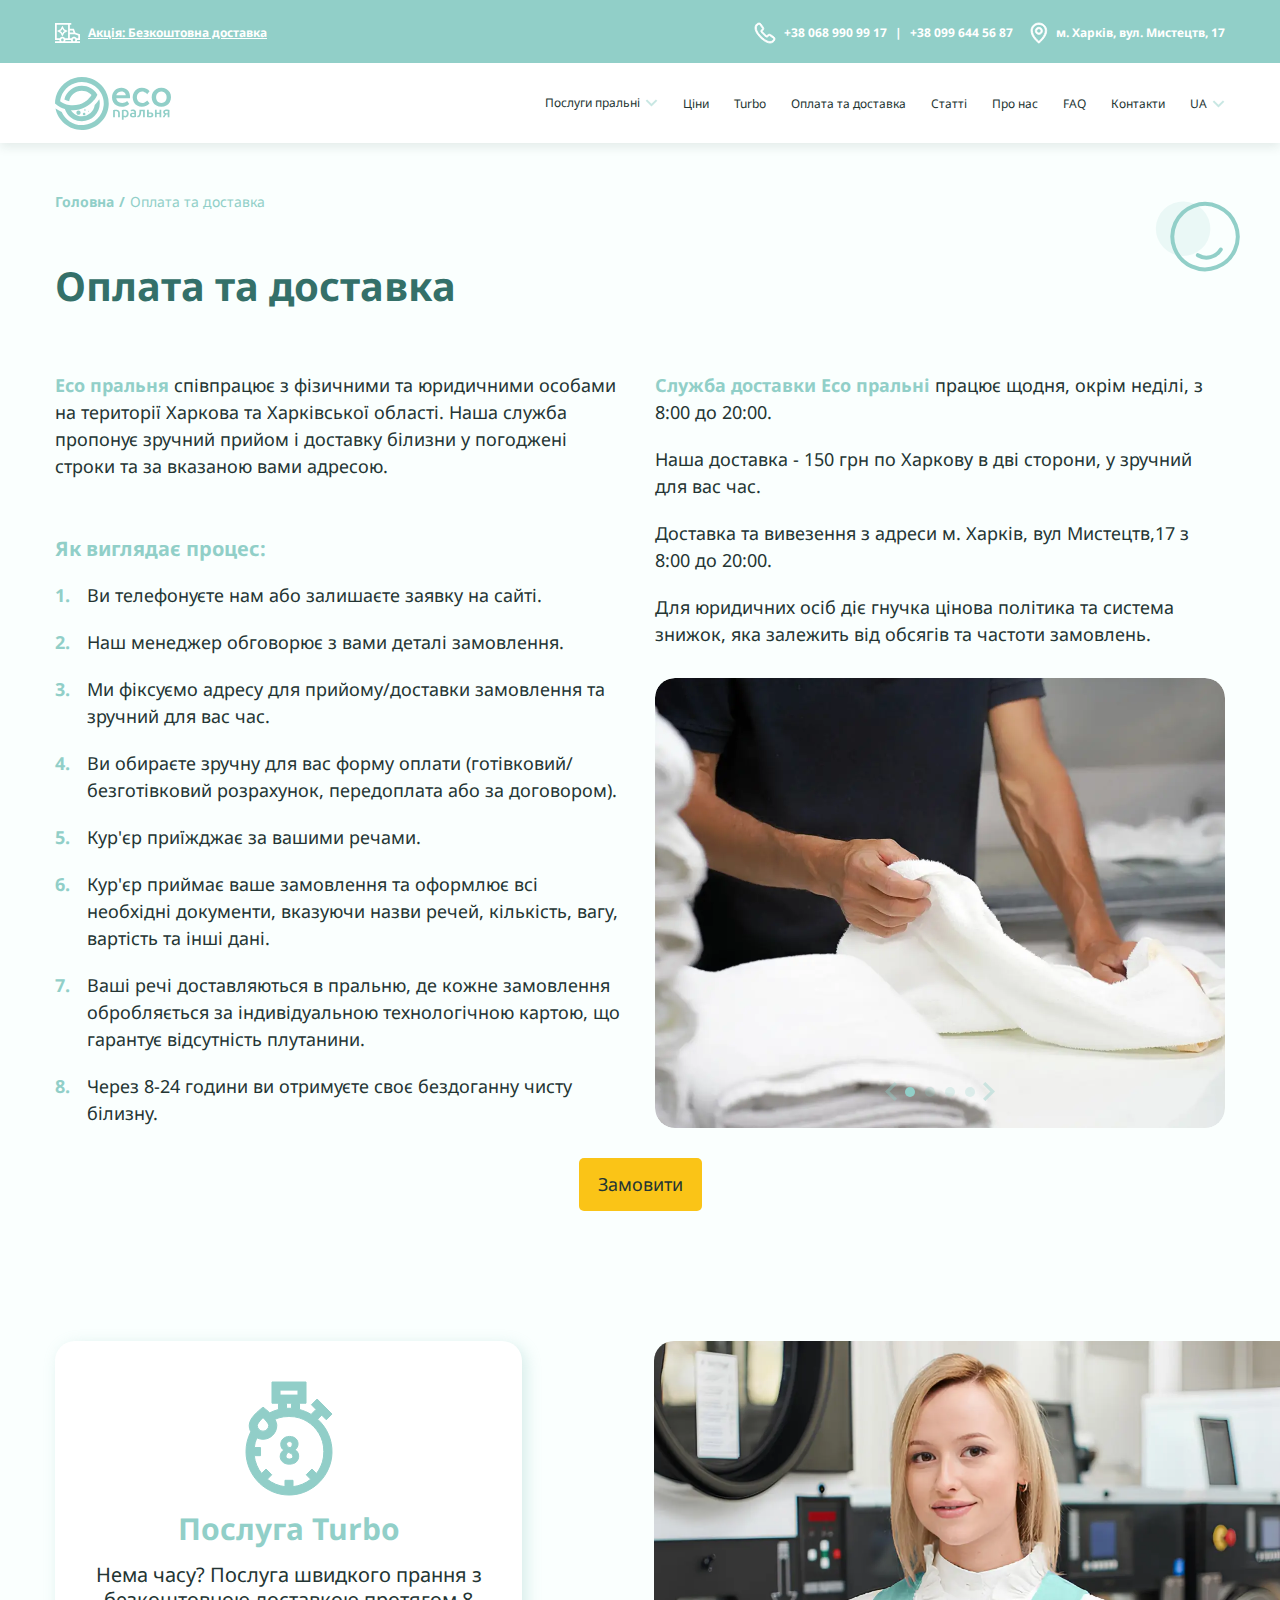
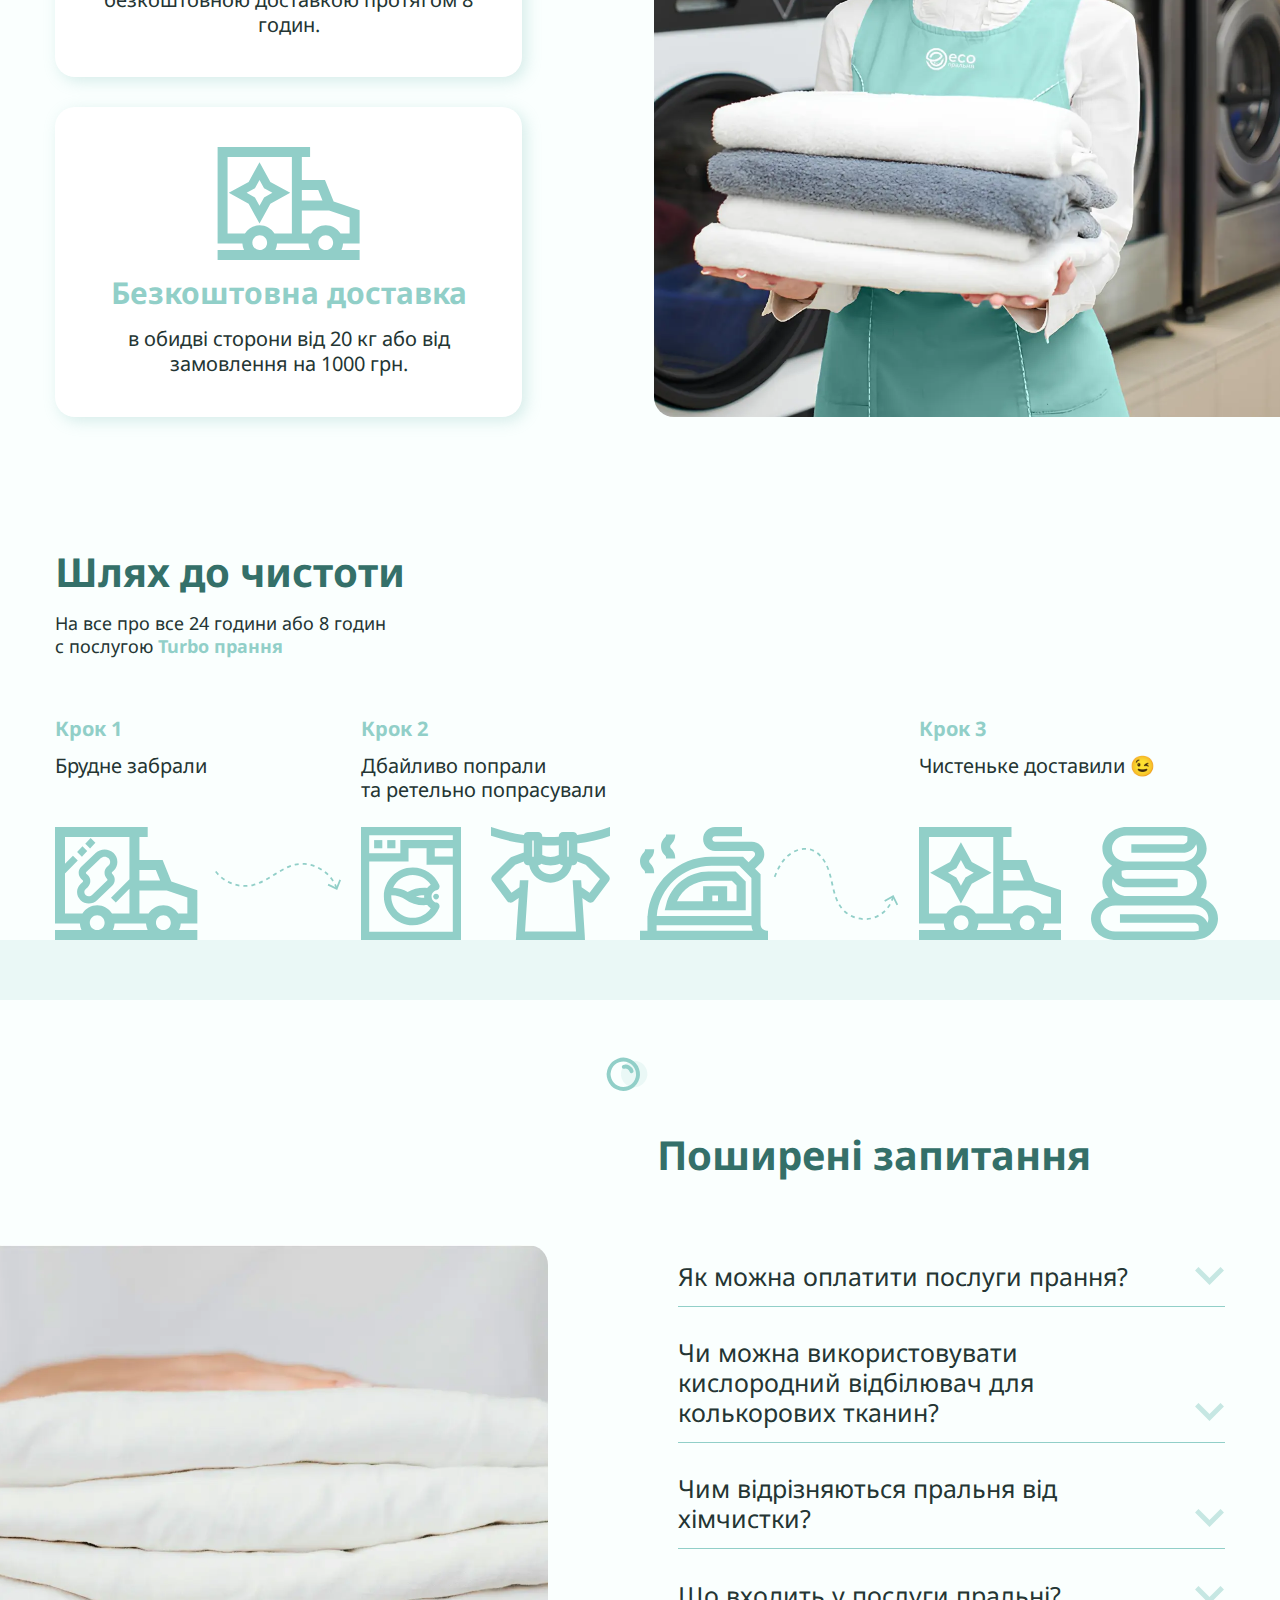
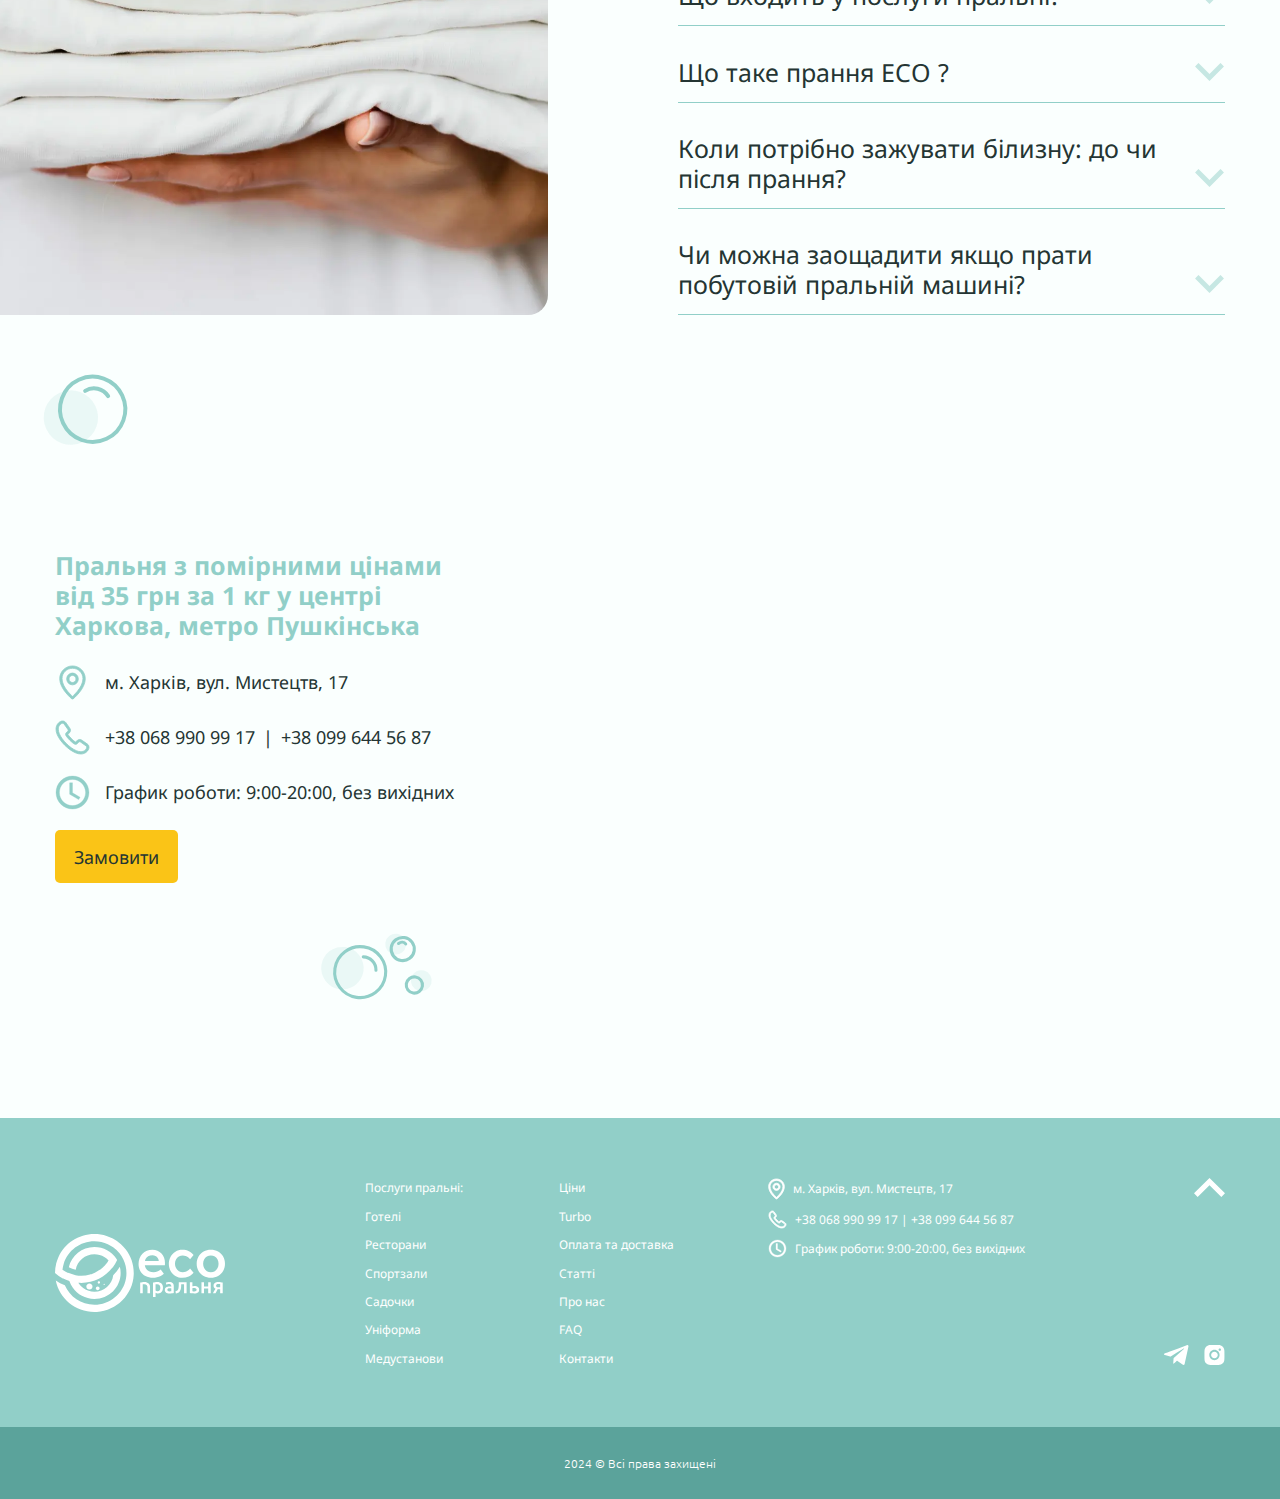
<file: payment-and-delivery.html>
<!DOCTYPE html>
<html lang="uk">

<head>
	<title>Оплата та доставка</title>
	<meta charset="UTF-8">
	<meta name="format-detection" content="telephone=no">
	<!-- <style>body{opacity: 0;}</style> -->
	<link rel="stylesheet" href="css/style.min.css?_v=20240828133415">
	<link rel="shortcut icon" href="favicon.ico">
	<!-- <meta name="robots" content="noindex, nofollow"> -->
	<meta name="viewport" content="width=device-width, initial-scale=1.0">
</head>

<body>
	<div class="wrapper">
		<header class="header">
			<div class="header__top">
				<div class="header__container">
					<a href="" class="header__delivery header__link">
						<svg width="25" height="20" viewBox="0 0 25 20" fill="currentColor" xmlns="http://www.w3.org/2000/svg">
							<path d="M-1.90735e-06 17.0821V0H16.2827V1.76142H14.83V5.83619H18.9052L20.4276 9.65839L25 11.1891V17.0821H22.0904C22.0704 17.4826 21.9721 17.8758 21.8017 18.2386H25V20H-1.90735e-06V18.2386H4.65102C4.4806 17.8765 4.38228 17.4829 4.36227 17.0821H-1.90735e-06ZM10.0151 15.3207H13.0758V1.76142H1.75457V15.3203H4.81523C5.37099 14.4181 6.35936 13.861 7.41534 13.861C8.47132 13.861 9.45969 14.4178 10.0155 15.3203L10.0151 15.3207ZM16.2737 18.2386C16.1033 17.8762 16.0046 17.4826 15.985 17.0821H10.4677C10.4477 17.4829 10.3494 17.8762 10.179 18.2386H16.2741H16.2737ZM16.4373 15.3207C16.993 14.4185 17.9814 13.8613 19.0374 13.8613C20.0934 13.8613 21.0817 14.4181 21.6375 15.3207H23.2451V12.4589L19.6214 11.2459H14.8293V15.3207H16.4373ZM17.7354 16.931C17.7354 17.6524 18.3195 18.2389 19.0377 18.2389C19.756 18.2389 20.3397 17.6524 20.3397 16.931C20.3397 16.2097 19.7556 15.6235 19.0377 15.6235C18.3198 15.6235 17.7354 16.21 17.7354 16.931ZM7.41465 15.6235C6.6964 15.6235 6.11235 16.21 6.11235 16.931C6.11235 17.652 6.6964 18.2389 7.41465 18.2389C8.1329 18.2389 8.71695 17.6524 8.71695 16.931C8.71695 16.2097 8.1329 15.6235 7.41465 15.6235ZM14.8296 7.59796V9.48411H18.4685L17.7175 7.59796H14.8296Z" />
							<path d="M5.46448 6.19548L7.37705 2.68371L9.28962 6.19548L12.7867 8.11627L9.28962 10.0367L7.37705 13.5488L5.46448 10.0367L1.96707 8.11627L5.46448 6.19548ZM6.57463 8.92215L7.37705 10.3957L8.17947 8.92215L9.64633 8.11662L8.17947 7.31074L7.37705 5.83758L6.57463 7.31074L5.10777 8.11662L6.57463 8.92215Z" />
						</svg>
						<span>
							Акцiя: Безкоштовна доставка
						</span>
					</a>
					<div class="header__info">
						<div class="header__phones">
							<svg width="22" height="22" viewBox="0 0 22 22" stroke="currentColor" fill="currentColor" xmlns="http://www.w3.org/2000/svg">
								<path d="M16.0979 21C15.0447 21 13.9357 20.7488 12.7894 20.2651C11.671 19.7907 10.5433 19.1395 9.44362 18.3488C8.35322 17.5488 7.30009 16.6558 6.30289 15.6791C5.315 14.6837 4.42032 13.6326 3.62815 12.5535C2.82665 11.4372 2.1836 10.3209 1.72693 9.24186C1.24231 8.08837 1 6.97209 1 5.92093C1 5.19535 1.13048 4.50698 1.38211 3.86512C1.64306 3.20465 2.06244 2.5907 2.63094 2.06047C3.34856 1.35349 4.16869 1 5.04473 1C5.4082 1 5.78099 1.08372 6.09786 1.23256C6.46132 1.4 6.76887 1.65116 6.99254 1.98605L9.15471 5.02791C9.35042 5.29767 9.49953 5.55814 9.60205 5.8186C9.72321 6.09767 9.78844 6.37674 9.78844 6.64651C9.78844 7 9.68593 7.34419 9.49021 7.66977C9.35042 7.92093 9.13607 8.1907 8.8658 8.46047L8.23206 9.12093C8.24138 9.14884 8.2507 9.16744 8.26002 9.18605C8.37185 9.3814 8.59553 9.71628 9.02423 10.2186C9.48089 10.7395 9.9096 11.214 10.3383 11.6512C10.8882 12.1907 11.3448 12.6186 11.7735 12.9721C12.3048 13.4186 12.6496 13.6419 12.8546 13.7442L12.836 13.7907L13.5163 13.1209C13.8052 12.8326 14.0848 12.6186 14.3551 12.4791C14.8677 12.1628 15.52 12.107 16.1724 12.3767C16.4147 12.4791 16.6757 12.6186 16.9553 12.814L20.0494 15.0093C20.3942 15.2419 20.6459 15.5395 20.795 15.893C20.9348 16.2465 21 16.5721 21 16.8977C21 17.3442 20.8975 17.7907 20.7018 18.2093C20.5061 18.6279 20.2637 18.9907 19.9562 19.3256C19.425 19.9116 18.8472 20.3302 18.1761 20.6C17.5331 20.8605 16.8341 21 16.0979 21ZM5.04473 2.39535C4.53215 2.39535 4.05685 2.6186 3.60019 3.06512C3.17148 3.46512 2.87325 3.90233 2.68686 4.37674C2.49115 4.86047 2.39795 5.37209 2.39795 5.92093C2.39795 6.78605 2.60298 7.72558 3.01305 8.69302C3.43243 9.67907 4.01957 10.7023 4.76514 11.7256C5.51072 12.7488 6.35881 13.7442 7.29077 14.6837C8.22274 15.6047 9.22926 16.4605 10.2637 17.214C11.2703 17.9488 12.3048 18.5442 13.3299 18.9721C14.9236 19.6512 16.4147 19.8093 17.6449 19.2977C18.1202 19.1023 18.5396 18.8047 18.9217 18.3767C19.1361 18.1442 19.3038 17.893 19.4436 17.5954C19.5555 17.3628 19.6114 17.1209 19.6114 16.8791C19.6114 16.7302 19.5834 16.5814 19.5089 16.414C19.4809 16.3581 19.425 16.2558 19.2479 16.1349L16.1538 13.9395C15.9674 13.8093 15.7996 13.7163 15.6412 13.6512C15.4362 13.5674 15.3523 13.4837 15.0354 13.6791C14.849 13.7721 14.6813 13.9116 14.4949 14.0977L13.7866 14.7953C13.4231 15.1488 12.8639 15.2326 12.4352 15.0744L12.1836 14.9628C11.8015 14.7581 11.3541 14.4419 10.8602 14.0233C10.4129 13.6419 9.92824 13.1953 9.3411 12.6186C8.88444 12.1535 8.42777 11.6605 7.95247 11.1116C7.51445 10.6 7.19758 10.1628 7.00186 9.8L6.89003 9.52093C6.83411 9.30698 6.81547 9.18605 6.81547 9.05581C6.81547 8.72093 6.93663 8.42326 7.16962 8.1907L7.86859 7.46512C8.05499 7.27907 8.19478 7.10233 8.28798 6.94419C8.36253 6.82326 8.39049 6.72093 8.39049 6.62791C8.39049 6.55349 8.36254 6.44186 8.31594 6.33023C8.2507 6.1814 8.14818 6.01395 8.01771 5.83721L5.85555 2.78605C5.76235 2.65581 5.65051 2.56279 5.51072 2.49767C5.3616 2.43256 5.20317 2.39535 5.04473 2.39535Z" stroke-width="0.8" />
							</svg>
							<div class="header__phones-body">
								<a href="tel:+380689909917" class="header__link">
									+38 068 990 99 17
								</a>
								<a href="tel:+380996445687" class="header__link">
									+38 099 644 56 87
								</a>
							</div>
						</div>
						<a data-da=".menu__inner, 549.98" href="" class="header__link header__adres">
							<svg width="18" height="22" viewBox="0 0 18 22" fill="currentColor" xmlns="http://www.w3.org/2000/svg">
								<path fill-rule="evenodd" clip-rule="evenodd" d="M8.85713 5.28571C6.88571 5.28571 5.28571 6.88571 5.28571 8.85713C5.28571 10.8286 6.88571 12.4286 8.85713 12.4286C10.8286 12.4286 12.4286 10.8286 12.4286 8.85713C12.4286 6.88571 10.8286 5.28571 8.85713 5.28571ZM6.71428 8.85713C6.71428 7.67142 7.67142 6.71428 8.85713 6.71428C10.0428 6.71428 11 7.67142 11 8.85713C11 10.0428 10.0428 11 8.85713 11C7.67142 11 6.71428 10.0428 6.71428 8.85713Z" />
								<path fill-rule="evenodd" clip-rule="evenodd" d="M8.41428 20.85C8.41428 20.85 8.41428 20.85 8.85713 20.2857L8.41428 20.85C8.67142 21.05 9.04284 21.05 9.29998 20.85L8.85713 20.2857C9.29999 20.85 9.29998 20.85 9.29998 20.85V20.8428H9.30713L9.32143 20.8286C9.34286 20.8143 9.36427 20.8 9.3857 20.7714C9.44284 20.7286 9.52139 20.6643 9.62853 20.5786C9.82853 20.4071 10.1143 20.1571 10.4571 19.8357C11.1428 19.2 12.0643 18.2857 12.9786 17.1714C14.7929 14.9857 16.7143 11.9071 16.7143 8.63566C16.7143 4.39995 13.1786 1 8.85713 1C4.53571 1 1 4.39995 1 8.63566C1 11.9071 2.92141 14.9857 4.7357 17.1714C5.64998 18.2857 6.57143 19.2 7.25714 19.8357C7.6 20.1571 7.88574 20.4071 8.08574 20.5786C8.19288 20.6643 8.27143 20.7286 8.32857 20.7714C8.35 20.8 8.3714 20.8143 8.39283 20.8286L8.40713 20.8428H8.41428V20.85ZM2.42857 8.63566C2.42857 5.22852 5.28571 2.42857 8.85713 2.42857C12.4286 2.42857 15.2857 5.22852 15.2857 8.63566C15.2857 11.3857 13.6357 14.1357 11.8785 16.2643C11.0071 17.3143 10.1428 18.1857 9.48571 18.7857C9.24285 19.0143 9.02856 19.2071 8.85713 19.3571C8.6857 19.2071 8.47141 19.0143 8.22856 18.7857C7.57142 18.1857 6.70715 17.3143 5.83572 16.2643C4.07858 14.1357 2.42857 11.3857 2.42857 8.63566Z" />
								<path d="M8.41428 20.85C8.41428 20.85 8.41428 20.85 8.85713 20.2857M8.41428 20.85L8.85713 20.2857M8.41428 20.85C8.67142 21.05 9.04284 21.05 9.29998 20.85M8.41428 20.85V20.8429H8.40713L8.39283 20.8286C8.3714 20.8143 8.35 20.8 8.32857 20.7714C8.27143 20.7286 8.19288 20.6643 8.08574 20.5786C7.88574 20.4071 7.6 20.1571 7.25714 19.8357C6.57143 19.2 5.64998 18.2857 4.7357 17.1714C2.92141 14.9857 1 11.9071 1 8.63566C1 4.39995 4.53571 1 8.85713 1C13.1786 1 16.7143 4.39995 16.7143 8.63566C16.7143 11.9071 14.7929 14.9857 12.9786 17.1714C12.0643 18.2857 11.1428 19.2 10.4571 19.8357C10.1143 20.1571 9.82853 20.4071 9.62853 20.5786C9.52139 20.6643 9.44284 20.7286 9.3857 20.7714C9.36427 20.8 9.34286 20.8143 9.32143 20.8286L9.30713 20.8429H9.29998V20.85M8.85713 20.2857L9.29998 20.85M8.85713 20.2857C9.29999 20.85 9.29998 20.85 9.29998 20.85M8.85713 5.28571C6.88571 5.28571 5.28571 6.88571 5.28571 8.85713C5.28571 10.8286 6.88571 12.4286 8.85713 12.4286C10.8286 12.4286 12.4286 10.8286 12.4286 8.85713C12.4286 6.88571 10.8286 5.28571 8.85713 5.28571ZM6.71428 8.85713C6.71428 7.67142 7.67142 6.71428 8.85713 6.71428C10.0428 6.71428 11 7.67142 11 8.85713C11 10.0428 10.0428 11 8.85713 11C7.67142 11 6.71428 10.0428 6.71428 8.85713ZM2.42857 8.63566C2.42857 5.22852 5.28571 2.42857 8.85713 2.42857C12.4286 2.42857 15.2857 5.22852 15.2857 8.63566C15.2857 11.3857 13.6357 14.1357 11.8785 16.2643C11.0071 17.3143 10.1428 18.1857 9.48571 18.7857C9.24285 19.0143 9.02856 19.2071 8.85713 19.3571C8.6857 19.2071 8.47141 19.0143 8.22856 18.7857C7.57142 18.1857 6.70715 17.3143 5.83572 16.2643C4.07858 14.1357 2.42857 11.3857 2.42857 8.63566Z" fill="none" stroke="currentColor" stroke-width="0.8" />
							</svg>
							<span>
								м. Харків, вул. Мистецтв, 17
							</span>
						</a>
					</div>
				</div>
			</div>
			<div class="header__container">
				<div class="header__body">
					<a href="" class="header__logo">
						<img src="img/logo.svg" alt="eco logo">
					</a>
					<div class="header__menu menu">
						<button type="button" class="menu__icon icon-menu"><span></span></button>
						<nav class="menu__body">
							<div class="menu__inner">
								<ul class="menu__list">
									<li class="menu__item">
										<a href="" class="menu__link menu__toggle">Послуги пральні</a>
										<ul class="menu__dropdown dropdown-menu">
											<li class="dropdown-menu__item">
												<a href="" class="dropdown-menu__link">Усі послуги</a>
											</li>
											<li class="dropdown-menu__item">
												<a href="" class="dropdown-menu__link">Готелі</a>
											</li>
											<li class="dropdown-menu__item">
												<a href="" class="dropdown-menu__link">Ресторани</a>
											</li>
											<li class="dropdown-menu__item">
												<a href="" class="dropdown-menu__link">Спортзали</a>
											</li>
											<li class="dropdown-menu__item">
												<a href="" class="dropdown-menu__link">Caдoчки</a>
											</li>
											<li class="dropdown-menu__item">
												<a href="" class="dropdown-menu__link">Уніформа</a>
											</li>
											<li class="dropdown-menu__item">
												<a href="" class="dropdown-menu__link">Медустанови</a>
											</li>
										</ul>
									</li>
									<li class="menu__item">
										<a href="" class="menu__link">Цiни</a>
									</li>
									<li class="menu__item">
										<a href="" class="menu__link">Turbo</a>
									</li>
									<li class="menu__item">
										<a href="" class="menu__link">Оплата та доставка</a>
									</li>
									<li class="menu__item">
										<a href="" class="menu__link">Статті</a>
									</li>
									<li class="menu__item">
										<a href="" class="menu__link">Про нас</a>
									</li>
									<li class="menu__item">
										<a href="" class="menu__link">FAQ</a>
									</li>
									<li class="menu__item">
										<a href="" class="menu__link">Контакти</a>
									</li>
								</ul>
							</div>
						</nav>
					</div>
					<div class="header__lang languages">
						<button type="button" class="languages__current">
							UA
						</button>
						<ul class="languages__list">
							<li class="languages__item">
								<a href="" class="languages__link">
									ENG
								</a>
							</li>
							<li class="languages__item">
								<a href="" class="languages__link">
									РУС
								</a>
							</li>
						</ul>
					</div>
				</div>
			</div>
		</header>
		<main class="page payment-and-delivery">
			<section class="payment-delivery">
				<div class="payment-delivery__container">
					<div class="payment-delivery__top breadcrumbs">
						<a href="index.html" class="breadcrumbs__link">Головна</a>
						<a href="" class="breadcrumbs__link active">Оплата та доставка</a>
					</div>
					<h2 class="payment-delivery__title title">
						Оплата та доставка
					</h2>
					<div class="payment-delivery__body">
						<div class="payment-delivery__inner payment-delivery__inner--1">
							<div class="payment-delivery__text">
								<p>
									<span class="green-text">Eco пральня</span> співпрацює з фізичними та юридичними особами на території
									Харкова та Харківської області.
									Наша служба пропонує зручний прийом і доставку білизни у погоджені строки та за вказаною
									вами адресою.
								</p>
							</div>
							<div class="payment-delivery__text">
								<h4>
									Як виглядає процес:
								</h4>
								<ol>
									<li>
										Ви телефонуєте нам або залишаєте заявку на сайті.
									</li>
									<li>
										Наш менеджер обговорює з вами деталі замовлення.
									</li>
									<li>
										Ми фіксуємо адресу для прийому/доставки замовлення
										та зручний для вас час.
									</li>
									<li>
										Ви обираєте зручну для вас форму оплати (готівковий/безготівковий розрахунок,
										передоплата або за договором).
									</li>
									<li>
										Кур'єр приїжджає за вашими речами.
									</li>
									<li>
										Кур'єр приймає ваше замовлення та оформлює всі необхідні документи, вказуючи назви
										речей, кількість, вагу, вартість та інші дані.
									</li>
									<li>
										Ваші речі доставляються в пральню, де кожне замовлення обробляється за
										індивідуальною технологічною картою, що гарантує відсутність плутанини.
									</li>
									<li>
										Через 8-24 години ви отримуєте своє бездоганну чисту білизну.
									</li>
								</ol>
							</div>
						</div>
						<div class="payment-delivery__inner">
							<div class="payment-delivery__text">
								<p>
									<span class="green-text">Служба доставки Eco пральні</span> працює щодня, окрім неділі, з 8:00 до 20:00.
								</p>
								<p>
									Наша доставка - 150 грн по Харкову в дві сторони, у зручний для вас час.
								</p>
								<p>
									Доставка та вивезення з адреси м. Харків, вул Мистецтв,17
									з 8:00 до 20:00.
								</p>
								<p>
									Для юридичних осіб діє гнучка цінова політика та система знижок, яка залежить від
									обсягів та частоти замовлень.
								</p>
							</div>
							<div data-da=".payment-delivery__inner--1, 649.98, 1" class="payment-delivery__slider swiper">
								<div class="payment-delivery__wrapper swiper-wrapper">
									<div class="payment-delivery__slide swiper-slide">
										<img src="img/info/image-4.webp" alt="Image">
									</div>
									<div class="payment-delivery__slide swiper-slide">
										<img src="img/info/image-3.webp" alt="Image">
									</div>
									<div class="payment-delivery__slide swiper-slide">
										<img src="img/info/image-2.webp" alt="Image">
									</div>
									<div class="payment-delivery__slide swiper-slide">
										<img src="img/info/image-1.webp" alt="Image">
									</div>
								</div>
								<div class="payment-delivery__navigation">
									<button type="button" class="swiper-button-prev">
										<svg width="12" height="19" viewBox="0 0 12 19" fill="none" xmlns="http://www.w3.org/2000/svg">
											<path d="M12 2.24042L4.57991 9.5L12 16.7596L9.71005 19L5.38416e-07 9.5L9.71005 -1.00097e-07L12 2.24042Z" fill="#91CFC8" fill-opacity="0.4" />
										</svg>
									</button>
									<div class="swiper-pagination green-bullet"></div>
									<button type="button" class="swiper-button-next">
										<svg width="12" height="19" viewBox="0 0 12 19" fill="none" xmlns="http://www.w3.org/2000/svg">
											<path d="M-9.79317e-08 16.7596L7.42009 9.5L-7.32585e-07 2.24042L2.28995 -1.00097e-07L12 9.5L2.28995 19L-9.79317e-08 16.7596Z" fill="#91CFC8" fill-opacity="0.4" />
										</svg>
									</button>
								</div>
							</div>
						</div>
					</div>
					<button data-popup="#popup" type="button" class="payment-delivery__btn button">
						Замовити
					</button>
				</div>
			</section>
			<section class="features">
				<div class="features__body">
					<div class="features__info">
						<div class="features__card">
							<div class="features__card-icon small">
								<img src="img/icons/turbo.svg" alt="Image">
							</div>
							<h3 class="features__card-title">
								Послуга Turbo
							</h3>
							<p class="features__card-text">
								Нема часу? Послуга швидкого прання
								з безкоштовною доставкою протягом 8 годин.
							</p>
						</div>
						<div class="features__card">
							<div class="features__card-icon">
								<img src="img/icons/delivery.svg" alt="Image">
							</div>
							<h3 class="features__card-title">
								Безкоштовна доставка
							</h3>
							<p class="features__card-text">
								в обидві сторони від 20 кг
								або від замовлення на 1000 грн.
							</p>
						</div>
					</div>
					<div class="features__img">
						<img src="img/features-bg.webp" alt="Image">
					</div>
				</div>
			</section>
			<section class="way">
				<div class="way__container">
					<div class="way__head">
						<h2 class="way__title title">
							Шлях до чистоти
						</h2>
						<p class="way__text">
							На все про все 24 години або 8 годин
							с послугою <a data-popup="#popup-turbo" href="">Turbo прання</a>
						</p>
					</div>
					<div class="way__steps">
						<div class="way__step way__step--1">
							<div class="way__step-body">
								<h4 class="way__step-title">
									Крок 1
								</h4>
								<p class="way__step-text">
									Брудне забрали
								</p>
								<div class="way__step-icon">
									<img src="img/icons/delivery-2.svg" alt="Image">
								</div>
							</div>
						</div>
						<div class="way__step way__step--2">
							<div class="way__step-body">
								<h4 class="way__step-title">
									Крок 2
								</h4>
								<p class="way__step-text">
									Дбайливо попрали <br> та ретельно попрасували
								</p>
								<div class="way__step-icon">
									<img src="img/icons/washing.svg" alt="Image">
								</div>
							</div>
						</div>
						<div class="way__step way__step--3">
							<div class="way__step-body">
								<h4 class="way__step-title">
									Крок 3
								</h4>
								<p class="way__step-text">
									Чистеньке доставили 😉
								</p>
								<div class="way__step-icon">
									<img src="img/icons/delivery-3.svg" alt="Image">
								</div>
							</div>
						</div>
					</div>
				</div>
			</section>
			<section class="faq">
				<div class="faq__wrapper">
					<h2 class="faq__title title">
						Поширенi запитання
					</h2>
					<div class="faq__body">
						<div class="faq__img">
							<img src="img/faq-bg.webp" alt="Image">
						</div>
						<div data-spollers data-one-spoller class="faq__spollers spollers">
							<details class="spollers__item">
								<summary class="spollers__title">
									Як можна оплатити послуги прання?
								</summary>
								<div class="spollers__body">
									У послуги пральні входить огляд виробів на наявність плям, замочування для видалення
									видимих ​​забруднень, прання, сушіння та прасування в деяких випадках.
								</div>
							</details>
							<details class="spollers__item">
								<summary class="spollers__title">
									Чи можна використовувати кислородний відбілювач для колькорових тканин?
								</summary>
								<div class="spollers__body">У послуги пральні входить огляд виробів на наявність плям,
									замочування для видалення видимих ​​забруднень, прання, сушіння та прасування в
									деяких випадках.
								</div>
							</details>
							<details class="spollers__item">
								<summary class="spollers__title">
									Чим відрізняються пральня від хімчистки?
								</summary>
								<div class="spollers__body">
									У послуги пральні входить огляд виробів на наявність плям, замочування для видалення
									видимих ​​забруднень, прання, сушіння та прасування в деяких випадках.
								</div>
							</details>
							<details class="spollers__item">
								<summary class="spollers__title">
									Що входить у послуги пральні?
								</summary>
								<div class="spollers__body">
									У послуги пральні входить огляд виробів на наявність плям, замочування для видалення
									видимих ​​забруднень, прання, сушіння та прасування в деяких випадках.
								</div>
							</details>
							<details class="spollers__item">
								<summary class="spollers__title">
									Що таке прання ECO ?
								</summary>
								<div class="spollers__body">
									У послуги пральні входить огляд виробів на наявність плям, замочування для видалення
									видимих ​​забруднень, прання, сушіння та прасування в деяких випадках.
								</div>
							</details>
							<details class="spollers__item">
								<summary class="spollers__title">
									Коли потрібно зажувати білизну:
									до чи після прання?
								</summary>
								<div class="spollers__body">
									У послуги пральні входить огляд виробів на наявність плям, замочування для видалення
									видимих ​​забруднень, прання, сушіння та прасування в деяких випадках.
								</div>
							</details>
							<details class="spollers__item">
								<summary class="spollers__title">
									Чи можна заощадити якщо прати побутовій пральній машині?
								</summary>
								<div class="spollers__body">
									У послуги пральні входить огляд виробів на наявність плям,
									замочування для видалення видимих ​​забруднень, прання, сушіння та прасування в
									деяких випадках.
								</div>
							</details>
						</div>
					</div>
				</div>
			</section>
			<section class="contacts">
				<div class="contacts__wrapper">
					<div class="contacts__body">
						<div class="contacts__content">
							<h4 class="contacts__title">
								Пральня з помірними цінами від 35 грн за 1 кг
								у центрі Харкова, метро Пушкінська
							</h4>
							<div class="contacts__items">
								<div class="contacts__item">
									<svg width="29" height="37" viewBox="0 0 29 37" fill="none" xmlns="http://www.w3.org/2000/svg">
										<path fill-rule="evenodd" clip-rule="evenodd" d="M14.5 8.49999C11.1127 8.49999 8.36364 11.3 8.36364 14.75C8.36364 18.2 11.1127 21 14.5 21C17.8873 21 20.6364 18.2 20.6364 14.75C20.6364 11.3 17.8873 8.49999 14.5 8.49999ZM10.8182 14.75C10.8182 12.675 12.4627 11 14.5 11C16.5373 11 18.1818 12.675 18.1818 14.75C18.1818 16.825 16.5373 18.5 14.5 18.5C12.4627 18.5 10.8182 16.825 10.8182 14.75Z" fill="#91CFC8" />
										<path fill-rule="evenodd" clip-rule="evenodd" d="M13.7391 35.7375C13.7391 35.7375 13.7391 35.7374 14.5 34.75L13.7391 35.7375C14.1809 36.0875 14.8191 36.0875 15.2609 35.7375L14.5 34.75C15.2609 35.7374 15.2609 35.7375 15.2609 35.7375V35.725H15.2732L15.2978 35.7C15.3346 35.675 15.3714 35.65 15.4082 35.6C15.5064 35.525 15.6413 35.4125 15.8254 35.2625C16.169 34.9625 16.66 34.5249 17.2491 33.9624C18.4273 32.8499 20.0105 31.25 21.5814 29.3C24.6987 25.475 28 20.0874 28 14.3624C28 6.94992 21.925 1 14.5 1C7.075 1 1 6.94992 1 14.3624C1 20.0874 4.30134 25.475 7.41861 29.3C8.98952 31.25 10.5727 32.8499 11.7509 33.9624C12.34 34.5249 12.831 34.9625 13.1746 35.2625C13.3587 35.4125 13.4936 35.525 13.5918 35.6C13.6286 35.65 13.6654 35.675 13.7022 35.7L13.7268 35.725H13.7391V35.7375ZM3.45455 14.3624C3.45455 8.39992 8.36364 3.5 14.5 3.5C20.6364 3.5 25.5455 8.39992 25.5455 14.3624C25.5455 19.1749 22.7104 23.9875 19.6913 27.7125C18.1941 29.55 16.7091 31.075 15.58 32.125C15.1627 32.525 14.7945 32.8624 14.5 33.1249C14.2055 32.8624 13.8373 32.525 13.42 32.125C12.2909 31.075 10.8059 29.55 9.30866 27.7125C6.28957 23.9875 3.45455 19.1749 3.45455 14.3624Z" fill="#91CFC8" />
										<path d="M13.7391 35.7375C13.7391 35.7375 13.7391 35.7374 14.5 34.75M13.7391 35.7375L14.5 34.75M13.7391 35.7375C14.1809 36.0875 14.8191 36.0875 15.2609 35.7375M13.7391 35.7375V35.725H13.7268L13.7022 35.7C13.6654 35.675 13.6286 35.65 13.5918 35.6C13.4936 35.525 13.3587 35.4125 13.1746 35.2625C12.831 34.9625 12.34 34.5249 11.7509 33.9624C10.5727 32.8499 8.98952 31.25 7.41861 29.3C4.30134 25.475 1 20.0874 1 14.3624C1 6.94992 7.075 1 14.5 1C21.925 1 28 6.94992 28 14.3624C28 20.0874 24.6987 25.475 21.5814 29.3C20.0105 31.25 18.4273 32.8499 17.2491 33.9624C16.66 34.5249 16.169 34.9625 15.8254 35.2625C15.6413 35.4125 15.5064 35.525 15.4082 35.6C15.3714 35.65 15.3346 35.675 15.2978 35.7L15.2732 35.725H15.2609V35.7375M14.5 34.75L15.2609 35.7375M14.5 34.75C15.2609 35.7374 15.2609 35.7375 15.2609 35.7375M14.5 8.49999C11.1127 8.49999 8.36364 11.3 8.36364 14.75C8.36364 18.2 11.1127 21 14.5 21C17.8873 21 20.6364 18.2 20.6364 14.75C20.6364 11.3 17.8873 8.49999 14.5 8.49999ZM10.8182 14.75C10.8182 12.675 12.4627 11 14.5 11C16.5373 11 18.1818 12.675 18.1818 14.75C18.1818 16.825 16.5373 18.5 14.5 18.5C12.4627 18.5 10.8182 16.825 10.8182 14.75ZM3.45455 14.3624C3.45455 8.39992 8.36364 3.5 14.5 3.5C20.6364 3.5 25.5455 8.39992 25.5455 14.3624C25.5455 19.1749 22.7104 23.9875 19.6913 27.7125C18.1941 29.55 16.7091 31.075 15.58 32.125C15.1627 32.525 14.7945 32.8624 14.5 33.1249C14.2055 32.8624 13.8373 32.525 13.42 32.125C12.2909 31.075 10.8059 29.55 9.30866 27.7125C6.28957 23.9875 3.45455 19.1749 3.45455 14.3624Z" stroke="#91CFC8" stroke-width="0.8" />
									</svg>
									<span>м. Харків, вул. Мистецтв, 17</span>
								</div>
								<div class="contacts__item">
									<svg width="35" height="35" viewBox="0 0 35 35" fill="none" xmlns="http://www.w3.org/2000/svg">
										<path d="M25.9115 34C24.1738 34 22.3439 33.5856 20.4525 32.7874C18.6072 32.0047 16.7465 30.9302 14.932 29.6256C13.1328 28.3056 11.3952 26.8321 9.74977 25.2205C8.11976 23.5781 6.64352 21.8437 5.33644 20.0633C4.01398 18.2214 2.95294 16.3795 2.19944 14.5991C1.39981 12.6958 1 10.854 1 9.11954C1 7.92233 1.21528 6.78651 1.63048 5.72744C2.06104 4.63767 2.75303 3.62465 3.69105 2.74977C4.87512 1.58326 6.22833 1 7.67381 1C8.27353 1 8.88863 1.13814 9.41146 1.38372C10.0112 1.66 10.5186 2.07442 10.8877 2.62698L14.4553 7.64605C14.7782 8.09116 15.0242 8.52093 15.1934 8.9507C15.3933 9.41116 15.5009 9.87163 15.5009 10.3167C15.5009 10.9 15.3318 11.4679 15.0089 12.0051C14.7782 12.4195 14.4245 12.8647 13.9786 13.3098L12.9329 14.3995C12.9483 14.4456 12.9637 14.4763 12.979 14.507C13.1636 14.8293 13.5326 15.3819 14.24 16.2107C14.9935 17.0702 15.7008 17.853 16.4082 18.5744C17.3155 19.4647 18.069 20.1707 18.7763 20.754C19.6528 21.4907 20.2218 21.8591 20.5601 22.0279L20.5294 22.1047L21.6519 20.9995C22.1286 20.5237 22.5899 20.1707 23.0359 19.9405C23.8816 19.4186 24.9581 19.3265 26.0345 19.7716C26.4343 19.9405 26.8649 20.1707 27.3262 20.493L32.4315 24.1153C33.0005 24.4991 33.4157 24.9902 33.6617 25.5735C33.8924 26.1567 34 26.694 34 27.2312C34 27.9679 33.8308 28.7047 33.5079 29.3953C33.185 30.086 32.7852 30.6847 32.2777 31.2372C31.4012 32.2042 30.4478 32.8949 29.3406 33.34C28.2796 33.7698 27.1263 34 25.9115 34ZM7.67381 3.30233C6.82805 3.30233 6.0438 3.6707 5.29031 4.40744C4.58294 5.06744 4.09087 5.78884 3.78332 6.57163C3.46039 7.36977 3.30662 8.21395 3.30662 9.11954C3.30662 10.547 3.64492 12.0972 4.32153 13.6935C5.01351 15.3205 5.98229 17.0088 7.21249 18.6972C8.44268 20.3856 9.84203 22.0279 11.3798 23.5781C12.9175 25.0977 14.5783 26.5098 16.2852 27.753C17.9459 28.9656 19.6528 29.9479 21.3444 30.654C23.9739 31.7744 26.4343 32.0353 28.4641 31.1912C29.2484 30.8688 29.9404 30.3777 30.5708 29.6716C30.9245 29.2879 31.2013 28.8735 31.432 28.3823C31.6165 27.9986 31.7088 27.5995 31.7088 27.2005C31.7088 26.9549 31.6626 26.7093 31.5396 26.433C31.4935 26.3409 31.4012 26.1721 31.109 25.9726L26.0037 22.3502C25.6962 22.1353 25.4194 21.9819 25.158 21.8744C24.8197 21.7363 24.6813 21.5981 24.1584 21.9205C23.8509 22.074 23.5741 22.3042 23.2665 22.6112L22.0979 23.7623C21.4981 24.3456 20.5755 24.4837 19.8681 24.2228L19.4529 24.0386C18.8225 23.7009 18.0843 23.1791 17.2693 22.4884C16.5312 21.8591 15.7316 21.1223 14.7628 20.1707C14.0093 19.4033 13.2558 18.5898 12.4716 17.6842C11.7488 16.84 11.226 16.1186 10.9031 15.52L10.7185 15.0595C10.6263 14.7065 10.5955 14.507 10.5955 14.2921C10.5955 13.7395 10.7954 13.2484 11.1799 12.8647L12.3332 11.6674C12.6407 11.3605 12.8714 11.0688 13.0252 10.8079C13.1482 10.6084 13.1943 10.4395 13.1943 10.286C13.1943 10.1633 13.1482 9.97907 13.0713 9.79488C12.9637 9.5493 12.7945 9.27302 12.5792 8.9814L9.01165 3.94698C8.85788 3.73209 8.67335 3.5786 8.44268 3.47116C8.19665 3.36372 7.93523 3.30233 7.67381 3.30233Z" fill="#91CFC8" stroke="#91CFC8" stroke-width="0.8" />
									</svg>
									<div class="contacts__item-links">
										<a href="tel:+380689909917">+38 068 990 99 17</a>
										<span>|</span>
										<a href="tel:+380996445687">+38 099 644 56 87</a>
									</div>
								</div>
								<div class="contacts__item">
									<svg width="35" height="35" viewBox="0 0 35 35" fill="none" xmlns="http://www.w3.org/2000/svg">
										<path d="M17.5 7.82759H14.6552V19.2069L23.6543 24.6216L25.0862 22.2793L17.5 17.7845V7.82759Z" fill="#91CFC8" />
										<path fill-rule="evenodd" clip-rule="evenodd" d="M17.5 30.5862C24.7273 30.5862 30.5862 24.7273 30.5862 17.5C30.5862 10.2727 24.7273 4.41379 17.5 4.41379C10.2727 4.41379 4.41379 10.2727 4.41379 17.5C4.41379 24.7273 10.2727 30.5862 17.5 30.5862ZM17.5 34C26.6127 34 34 26.6127 34 17.5C34 8.3873 26.6127 1 17.5 1C8.3873 1 1 8.3873 1 17.5C1 26.6127 8.3873 34 17.5 34Z" fill="#91CFC8" />
										<path d="M17.5 7.82759H14.6552V19.2069L23.6543 24.6216L25.0862 22.2793L17.5 17.7845V7.82759Z" stroke="#91CFC8" stroke-width="0.3" />
										<path fill-rule="evenodd" clip-rule="evenodd" d="M17.5 30.5862C24.7273 30.5862 30.5862 24.7273 30.5862 17.5C30.5862 10.2727 24.7273 4.41379 17.5 4.41379C10.2727 4.41379 4.41379 10.2727 4.41379 17.5C4.41379 24.7273 10.2727 30.5862 17.5 30.5862ZM17.5 34C26.6127 34 34 26.6127 34 17.5C34 8.3873 26.6127 1 17.5 1C8.3873 1 1 8.3873 1 17.5C1 26.6127 8.3873 34 17.5 34Z" stroke="#91CFC8" stroke-width="0.3" />
									</svg>
									<span>График роботи: 9:00-20:00, без вихідних </span>
								</div>
							</div>
							<button data-popup="#popup" type="button" class="contacts__btn button">
								Замовити
							</button>
						</div>
						<div class="contacts__map">
							<iframe src="https://www.google.com/maps/embed?pb=!1m18!1m12!1m3!1d2564.6601062008363!2d36.247235499999995!3d49.99898160000001!2m3!1f0!2f0!3f0!3m2!1i1024!2i768!4f13.1!3m3!1m2!1s0x4127a0e9ea7cd8ad%3A0x1eaabb4feb0c0918!2z0LLRg9C70LjRhtGPINCc0LjRgdGC0LXRhtGC0LIsIDE3LCDQpdCw0YDQutGW0LIsINCl0LDRgNC60ZbQstGB0YzQutCwINC-0LHQu9Cw0YHRgtGMLCA2MTAwMA!5e0!3m2!1suk!2sua!4v1724506200311!5m2!1suk!2sua" style="border:0;" allowfullscreen="" loading="lazy" referrerpolicy="no-referrer-when-downgrade"></iframe>
						</div>
					</div>
				</div>
			</section>
		</main>
		<footer class="footer">
			<div class="footer__container">
				<div class="footer__body">
					<div class="footer__left">
						<a href="" class="footer__logo">
							<img src="img/logo-white.svg" alt="logo">
						</a>
					</div>
					<div class="footer__nav">
						<ul class="footer__nav-list">
							<li class="footer__nav-item">
								<a href="" class="footer__nav-link">
									Послуги пральні:
								</a>
							</li>
							<li class="footer__nav-item">
								<a href="" class="footer__nav-link">
									Готелі
								</a>
							</li>
							<li class="footer__nav-item">
								<a href="" class="footer__nav-link">
									Ресторани
								</a>
							</li>
							<li class="footer__nav-item">
								<a href="" class="footer__nav-link">
									Спортзали
								</a>
							</li>
							<li class="footer__nav-item">
								<a href="" class="footer__nav-link">
									Садочки
								</a>
							</li>
							<li class="footer__nav-item">
								<a href="" class="footer__nav-link">
									Уніформа
								</a>
							</li>
							<li class="footer__nav-item">
								<a href="" class="footer__nav-link">
									Медустанови
								</a>
							</li>
						</ul>
						<ul class="footer__nav-list">
							<li class="footer__nav-item">
								<a href="" class="footer__nav-link">
									Цiни
								</a>
							</li>
							<li class="footer__nav-item">
								<a href="" class="footer__nav-link">
									Turbo
								</a>
							</li>
							<li class="footer__nav-item">
								<a href="" class="footer__nav-link">
									Оплата та доставка
								</a>
							</li>
							<li class="footer__nav-item">
								<a href="" class="footer__nav-link">
									Статті
								</a>
							</li>
							<li class="footer__nav-item">
								<a href="" class="footer__nav-link">
									Про нас
								</a>
							</li>
							<li class="footer__nav-item">
								<a href="" class="footer__nav-link">
									FAQ
								</a>
							</li>
							<li class="footer__nav-item">
								<a href="" class="footer__nav-link">
									Контакти
								</a>
							</li>
						</ul>
						<div class="footer__nav-contacts">
							<div class="footer__nav-contact">
								<svg width="17" height="22" viewBox="0 0 17 22" fill="none" xmlns="http://www.w3.org/2000/svg">
									<path fill-rule="evenodd" clip-rule="evenodd" d="M8.49995 5.28571C6.52853 5.28571 4.92853 6.88571 4.92853 8.85713C4.92853 10.8286 6.52853 12.4286 8.49995 12.4286C10.4714 12.4286 12.0714 10.8286 12.0714 8.85713C12.0714 6.88571 10.4714 5.28571 8.49995 5.28571ZM6.3571 8.85713C6.3571 7.67142 7.31424 6.71428 8.49995 6.71428C9.68567 6.71428 10.6428 7.67142 10.6428 8.85713C10.6428 10.0428 9.68567 11 8.49995 11C7.31424 11 6.3571 10.0428 6.3571 8.85713Z" fill="white" />
									<path fill-rule="evenodd" clip-rule="evenodd" d="M8.0571 20.85C8.0571 20.85 8.0571 20.85 8.49995 20.2857L8.0571 20.85C8.31424 21.05 8.68567 21.05 8.94281 20.85L8.49995 20.2857C8.94281 20.85 8.94281 20.85 8.94281 20.85V20.8428H8.94996L8.96426 20.8286C8.98569 20.8143 9.00709 20.8 9.02852 20.7714C9.08566 20.7286 9.16421 20.6643 9.27135 20.5786C9.47135 20.4071 9.75709 20.1571 10.0999 19.8357C10.7857 19.2 11.7071 18.2857 12.6214 17.1714C14.4357 14.9857 16.3571 11.9071 16.3571 8.63566C16.3571 4.39995 12.8214 1 8.49995 1C4.17853 1 0.642822 4.39995 0.642822 8.63566C0.642822 11.9071 2.56423 14.9857 4.37852 17.1714C5.2928 18.2857 6.21425 19.2 6.89996 19.8357C7.24282 20.1571 7.52856 20.4071 7.72856 20.5786C7.8357 20.6643 7.91425 20.7286 7.97139 20.7714C7.99282 20.8 8.01422 20.8143 8.03565 20.8286L8.04995 20.8428H8.0571V20.85ZM2.07139 8.63566C2.07139 5.22852 4.92853 2.42857 8.49995 2.42857C12.0714 2.42857 14.9285 5.22852 14.9285 8.63566C14.9285 11.3857 13.2785 14.1357 11.5214 16.2643C10.6499 17.3143 9.78567 18.1857 9.12853 18.7857C8.88567 19.0143 8.67138 19.2071 8.49995 19.3571C8.32853 19.2071 8.11424 19.0143 7.87138 18.7857C7.21424 18.1857 6.34997 17.3143 5.47854 16.2643C3.7214 14.1357 2.07139 11.3857 2.07139 8.63566Z" fill="white" />
									<path d="M8.0571 20.85C8.0571 20.85 8.0571 20.85 8.49995 20.2857M8.0571 20.85L8.49995 20.2857M8.0571 20.85C8.31424 21.05 8.68566 21.05 8.94281 20.85M8.0571 20.85V20.8429H8.04995L8.03565 20.8286C8.01422 20.8143 7.99282 20.8 7.97139 20.7714C7.91425 20.7286 7.8357 20.6643 7.72856 20.5786C7.52856 20.4071 7.24282 20.1571 6.89996 19.8357C6.21425 19.2 5.2928 18.2857 4.37852 17.1714C2.56423 14.9857 0.642822 11.9071 0.642822 8.63566C0.642822 4.39995 4.17853 1 8.49995 1C12.8214 1 16.3571 4.39995 16.3571 8.63566C16.3571 11.9071 14.4357 14.9857 12.6214 17.1714C11.7071 18.2857 10.7857 19.2 10.0999 19.8357C9.75709 20.1571 9.47135 20.4071 9.27135 20.5786C9.16421 20.6643 9.08566 20.7286 9.02852 20.7714C9.00709 20.8 8.98569 20.8143 8.96426 20.8286L8.94996 20.8429H8.94281V20.85M8.49995 20.2857L8.94281 20.85M8.49995 20.2857C8.94281 20.85 8.94281 20.85 8.94281 20.85M8.49995 5.28571C6.52853 5.28571 4.92853 6.88571 4.92853 8.85713C4.92853 10.8286 6.52853 12.4286 8.49995 12.4286C10.4714 12.4286 12.0714 10.8286 12.0714 8.85713C12.0714 6.88571 10.4714 5.28571 8.49995 5.28571ZM6.3571 8.85713C6.3571 7.67142 7.31424 6.71428 8.49995 6.71428C9.68567 6.71428 10.6428 7.67142 10.6428 8.85713C10.6428 10.0428 9.68567 11 8.49995 11C7.31424 11 6.3571 10.0428 6.3571 8.85713ZM2.07139 8.63566C2.07139 5.22852 4.92853 2.42857 8.49995 2.42857C12.0714 2.42857 14.9285 5.22852 14.9285 8.63566C14.9285 11.3857 13.2785 14.1357 11.5214 16.2643C10.6499 17.3143 9.78567 18.1857 9.12853 18.7857C8.88567 19.0143 8.67138 19.2071 8.49995 19.3571C8.32853 19.2071 8.11424 19.0143 7.87138 18.7857C7.21424 18.1857 6.34997 17.3143 5.47854 16.2643C3.7214 14.1357 2.07139 11.3857 2.07139 8.63566Z" stroke="white" stroke-width="0.8" />
								</svg>
								<span>м. Харків, вул. Мистецтв, 17</span>
							</div>
							<div class="footer__nav-contact">
								<svg width="19" height="19" viewBox="0 0 19 19" fill="none" xmlns="http://www.w3.org/2000/svg">
									<path d="M13.8332 18C12.938 18 11.9953 17.7865 11.021 17.3753C10.0704 16.9721 9.11184 16.4186 8.17707 15.7465C7.25023 15.0665 6.35508 14.3074 5.50746 13.4772C4.66775 12.6312 3.90727 11.7377 3.23392 10.8205C2.55266 9.87163 2.00606 8.92279 1.61789 8.00558C1.20596 7.02512 1 6.07628 1 5.18279C1 4.56605 1.1109 3.98093 1.32479 3.43535C1.5466 2.87395 1.90308 2.35209 2.3863 1.9014C2.99627 1.30047 3.69338 1 4.43802 1C4.74697 1 5.06384 1.07116 5.33318 1.19767C5.64213 1.34 5.90354 1.55349 6.09366 1.83814L7.9315 4.42372C8.09786 4.65302 8.2246 4.87442 8.31174 5.09581C8.41472 5.33302 8.47018 5.57023 8.47018 5.79954C8.47018 6.1 8.38304 6.39256 8.21668 6.6693C8.09786 6.88279 7.91566 7.11209 7.68593 7.3414L7.14725 7.90279C7.15517 7.92651 7.16309 7.94233 7.17102 7.95814C7.26608 8.12419 7.4562 8.40884 7.8206 8.83581C8.20876 9.27861 8.57316 9.68186 8.93756 10.0535C9.40494 10.5121 9.7931 10.8758 10.1575 11.1763C10.609 11.5558 10.9021 11.7456 11.0764 11.8326L11.0606 11.8721L11.6389 11.3028C11.8844 11.0577 12.1221 10.8758 12.3518 10.7572C12.7875 10.4884 13.342 10.4409 13.8966 10.6702C14.1025 10.7572 14.3243 10.8758 14.562 11.0419L17.192 12.9079C17.4851 13.1056 17.699 13.3586 17.8257 13.6591C17.9445 13.9595 18 14.2363 18 14.513C18 14.8926 17.9129 15.2721 17.7465 15.6279C17.5801 15.9837 17.3742 16.2921 17.1128 16.5767C16.6612 17.0749 16.1701 17.4307 15.5997 17.66C15.0531 17.8814 14.459 18 13.8332 18ZM4.43802 2.18605C4.00233 2.18605 3.59832 2.37581 3.21016 2.75535C2.84576 3.09535 2.59226 3.46698 2.43383 3.87023C2.26747 4.2814 2.18826 4.71628 2.18826 5.18279C2.18826 5.91814 2.36254 6.71674 2.71109 7.53907C3.06757 8.37721 3.56664 9.24698 4.20037 10.1167C4.83411 10.9865 5.55499 11.8326 6.34716 12.6312C7.13933 13.414 7.99487 14.1414 8.87418 14.7819C9.72973 15.4065 10.609 15.9126 11.4804 16.2763C12.835 16.8535 14.1025 16.9879 15.1482 16.553C15.5522 16.387 15.9087 16.134 16.2335 15.7702C16.4157 15.5726 16.5582 15.3591 16.6771 15.106C16.7721 14.9084 16.8197 14.7028 16.8197 14.4972C16.8197 14.3707 16.7959 14.2442 16.7325 14.1019C16.7088 14.0544 16.6612 13.9674 16.5107 13.8647L13.8807 11.9986C13.7223 11.8879 13.5797 11.8088 13.445 11.7535C13.2707 11.6823 13.1994 11.6112 12.9301 11.7772C12.7717 11.8563 12.6291 11.9749 12.4706 12.133L11.8686 12.726C11.5596 13.0265 11.0843 13.0977 10.7199 12.9633L10.5061 12.8684C10.1813 12.6944 9.80103 12.4256 9.38118 12.0698C9.00093 11.7456 8.589 11.366 8.08993 10.8758C7.70177 10.4805 7.31361 10.0614 6.9096 9.59488C6.53728 9.16 6.26794 8.78837 6.10158 8.48L6.00652 8.24279C5.95899 8.06093 5.94315 7.95814 5.94315 7.84744C5.94315 7.56279 6.04613 7.30977 6.24418 7.11209L6.8383 6.49535C6.99674 6.33721 7.11556 6.18698 7.19478 6.05256C7.25815 5.94977 7.28192 5.86279 7.28192 5.78372C7.28192 5.72047 7.25816 5.62558 7.21855 5.5307C7.16309 5.40419 7.07596 5.26186 6.96505 5.11163L5.12721 2.51814C5.048 2.40744 4.95294 2.32837 4.83411 2.27302C4.70736 2.21767 4.57269 2.18605 4.43802 2.18605Z" fill="white" stroke="white" stroke-width="0.8" />
								</svg>
								<div class="footer__nav-phones">
									<a href="tel:+380689909917">+38 068 990 99 17</a>
									<span>|</span>
									<a href="tel:+380996445687">+38 099 644 56 87</a>
								</div>
							</div>
							<div class="footer__nav-contact">
								<svg width="19" height="19" viewBox="0 0 19 19" fill="none" xmlns="http://www.w3.org/2000/svg">
									<path d="M9.5 4.51724H8.03448V10.3793L12.6704 13.1687L13.408 11.9621L9.5 9.64655V4.51724Z" fill="white" />
									<path fill-rule="evenodd" clip-rule="evenodd" d="M9.5 16.2414C13.2232 16.2414 16.2414 13.2232 16.2414 9.5C16.2414 5.77684 13.2232 2.75862 9.5 2.75862C5.77684 2.75862 2.75862 5.77684 2.75862 9.5C2.75862 13.2232 5.77684 16.2414 9.5 16.2414ZM9.5 18C14.1944 18 18 14.1944 18 9.5C18 4.80558 14.1944 1 9.5 1C4.80558 1 1 4.80558 1 9.5C1 14.1944 4.80558 18 9.5 18Z" fill="white" />
									<path d="M9.5 4.51724H8.03448V10.3793L12.6704 13.1687L13.408 11.9621L9.5 9.64655V4.51724Z" stroke="white" stroke-width="0.3" />
									<path fill-rule="evenodd" clip-rule="evenodd" d="M9.5 16.2414C13.2232 16.2414 16.2414 13.2232 16.2414 9.5C16.2414 5.77684 13.2232 2.75862 9.5 2.75862C5.77684 2.75862 2.75862 5.77684 2.75862 9.5C2.75862 13.2232 5.77684 16.2414 9.5 16.2414ZM9.5 18C14.1944 18 18 14.1944 18 9.5C18 4.80558 14.1944 1 9.5 1C4.80558 1 1 4.80558 1 9.5C1 14.1944 4.80558 18 9.5 18Z" stroke="white" stroke-width="0.3" />
								</svg>
								<span>График роботи: 9:00-20:00, без вихідних</span>
							</div>
						</div>
					</div>
					<div class="footer__actions">
						<button type="button" class="footer__btn-top">
							<svg width="31" height="19" viewBox="0 0 31 19" fill="currentColor" xmlns="http://www.w3.org/2000/svg">
								<path d="M27.3446 19L15.5 7.25152L3.65542 19L-1.59037e-06 15.3742L15.5 5.52296e-07L31 15.3742L27.3446 19Z" />
							</svg>
						</button>
						<div data-da=".footer__left, 649.98" class="footer__socials">
							<a href="" class="footer__soc">
								<svg width="25" height="20" viewBox="0 0 25 20" fill="currentColor" xmlns="http://www.w3.org/2000/svg">
									<path d="M24.4444 1.55157C24.3042 2.18309 24.1575 2.80835 24.0173 3.43986C22.9716 8.24187 21.9324 13.0439 20.8867 17.8396C20.8102 18.1898 20.7464 18.5462 20.6508 18.8901C20.3448 20.0343 19.4968 20.3219 18.5213 19.6216C16.8508 18.4211 15.1867 17.2206 13.5162 16.0201C13.0316 15.67 13.0316 15.67 12.5981 16.0701C11.7883 16.833 10.9722 17.5895 10.1689 18.3524C9.90746 18.6025 9.60141 18.7463 9.19336 18.7463C9.21886 18.4086 9.23799 18.0772 9.26349 17.7458C9.37188 16.2827 9.4739 14.8134 9.58866 13.3503C9.59504 13.2377 9.67155 13.1002 9.76081 13.0189C13.1273 10.0364 16.5001 7.06013 19.8729 4.08388C19.9048 4.05887 19.9431 4.04012 19.9622 4.0026C20.026 3.89005 20.0833 3.77125 20.1471 3.65245C20.0005 3.62119 19.8474 3.55866 19.7135 3.57742C19.5542 3.60243 19.4011 3.68997 19.2609 3.77751C15.0847 6.36609 10.9021 8.93591 6.71952 11.512C6.52187 11.637 6.3561 11.6621 6.13294 11.5933C4.3987 11.0493 2.65809 10.5303 0.930228 9.9926C0.700696 9.92383 0.471165 9.81128 0.273513 9.67372C-0.0580324 9.44238 -0.0962877 9.10473 0.203378 8.83587C0.439286 8.62328 0.719824 8.42945 1.01311 8.3169C2.64534 7.67914 4.28394 7.07263 5.92254 6.45362C11.5269 4.34024 17.1313 2.23311 22.7357 0.132231C22.8951 0.0697046 23.0673 0.0196837 23.2394 0.00717843C23.8579 -0.0490951 24.2404 0.22602 24.3934 0.813766C24.4062 0.857534 24.4253 0.901302 24.4381 0.945071C24.4444 1.14515 24.4444 1.34524 24.4444 1.55157Z" />
								</svg>
							</a>
							<a href="" class="footer__soc">
								<svg width="21" height="20" viewBox="0 0 21 20" fill="currentColor" xmlns="http://www.w3.org/2000/svg">
									<path d="M10.442 6.66525C8.60572 6.66525 7.10721 8.16376 7.10721 10C7.10721 11.8362 8.60572 13.3348 10.442 13.3348C12.2782 13.3348 13.7767 11.8362 13.7767 10C13.7767 8.16376 12.2782 6.66525 10.442 6.66525ZM20.4437 10C20.4437 8.61907 20.4562 7.25064 20.3787 5.87221C20.3011 4.27113 19.9359 2.85017 18.7651 1.67938C17.5918 0.506085 16.1733 0.14334 14.5723 0.065788C13.1913 -0.0117644 11.8229 0.000744113 10.4445 0.000744113C9.06353 0.000744113 7.69511 -0.0117644 6.31667 0.065788C4.71559 0.14334 3.29463 0.508587 2.12384 1.67938C0.950544 2.85267 0.587799 4.27113 0.510246 5.87221C0.432694 7.25314 0.445202 8.62157 0.445202 10C0.445202 11.3784 0.432694 12.7494 0.510246 14.1278C0.587799 15.7289 0.953046 17.1498 2.12384 18.3206C3.29713 19.4939 4.71559 19.8567 6.31667 19.9342C7.69761 20.0118 9.06603 19.9993 10.4445 19.9993C11.8254 19.9993 13.1938 20.0118 14.5723 19.9342C16.1733 19.8567 17.5943 19.4914 18.7651 18.3206C19.9384 17.1473 20.3011 15.7289 20.3787 14.1278C20.4587 12.7494 20.4437 11.3809 20.4437 10ZM10.442 15.131C7.60254 15.131 5.31099 12.8394 5.31099 10C5.31099 7.16058 7.60254 4.86903 10.442 4.86903C13.2814 4.86903 15.5729 7.16058 15.5729 10C15.5729 12.8394 13.2814 15.131 10.442 15.131ZM15.7831 5.8572C15.1201 5.8572 14.5848 5.32184 14.5848 4.65889C14.5848 3.99594 15.1201 3.46058 15.7831 3.46058C16.446 3.46058 16.9814 3.99594 16.9814 4.65889C16.9816 4.81631 16.9507 4.97222 16.8906 5.1177C16.8304 5.26317 16.7422 5.39535 16.6309 5.50666C16.5195 5.61798 16.3874 5.70624 16.2419 5.76639C16.0964 5.82654 15.9405 5.8574 15.7831 5.8572Z" />
								</svg>
							</a>
						</div>
					</div>
				</div>
			</div>
			<div class="footer__bottom">
				2024 © Всі права захищені
			</div>
		</footer>
	</div>
	<div id="popup" aria-hidden="true" class="popup">
		<div class="popup__wrapper">
			<div class="popup__content">
				<button data-close type="button" class="popup__close">
					<svg width="25" height="25" viewBox="0 0 25 25" fill="currentColor" xmlns="http://www.w3.org/2000/svg">
						<path d="M0.731384 0.49098C1.38795 -0.16366 2.45244 -0.16366 3.109 0.49098L24.5076 21.8269C25.1641 22.4816 25.1641 23.5429 24.5076 24.1976C23.851 24.8522 22.7865 24.8522 22.13 24.1976L0.731384 2.86164C0.0748223 2.207 0.0748221 1.14562 0.731384 0.49098Z" />
						<path d="M24.2686 0.802416C24.9252 1.45706 24.9252 2.51844 24.2686 3.17308L2.87004 24.509C2.21348 25.1637 1.14898 25.1637 0.492421 24.509C-0.16414 23.8544 -0.16414 22.793 0.492421 22.1384L21.891 0.802416C22.5476 0.147776 23.6121 0.147776 24.2686 0.802416Z" />
					</svg>
				</button>
				<div class="popup__body">
					<h3 class="popup__title">
						Замовити прання
					</h3>
					<p class="popup__text">
						Ми зателефонуємо вам найближчим часом
					</p>
					<form action="" class="popup__form">
						<input type="text" name="name" placeholder="Iм'я*" class="popup__input input" required>
						<input type="text" name="phone" placeholder="Номер телефону*" class="popup__input input" required>
						<textarea class="popup__input input" placeholder="Коментар"></textarea>
						<button type="submit" class="popup__btn button">
							Вiдправити
						</button>
					</form>
					<div class="popup__policy">
						Натискаючи кнопку “Відправити” Ви погоджуєтесь з <a href="">політикою конфіденційності</a>
					</div>
				</div>
			</div>
		</div>
	</div>

	<div id="popup-success" aria-hidden="true" class="popup">
		<div class="popup__wrapper">
			<div class="popup__content">
				<button data-close type="button" class="popup__close">
					<svg width="25" height="25" viewBox="0 0 25 25" fill="currentColor" xmlns="http://www.w3.org/2000/svg">
						<path d="M0.731384 0.49098C1.38795 -0.16366 2.45244 -0.16366 3.109 0.49098L24.5076 21.8269C25.1641 22.4816 25.1641 23.5429 24.5076 24.1976C23.851 24.8522 22.7865 24.8522 22.13 24.1976L0.731384 2.86164C0.0748223 2.207 0.0748221 1.14562 0.731384 0.49098Z" />
						<path d="M24.2686 0.802416C24.9252 1.45706 24.9252 2.51844 24.2686 3.17308L2.87004 24.509C2.21348 25.1637 1.14898 25.1637 0.492421 24.509C-0.16414 23.8544 -0.16414 22.793 0.492421 22.1384L21.891 0.802416C22.5476 0.147776 23.6121 0.147776 24.2686 0.802416Z" />
					</svg>
				</button>
				<div class="popup__body">
					<h3 class="popup__title">
						Дякуємо!
					</h3>
					<p class="popup__text">
						Ми зателефонуємо вам найближчим часом
					</p>
					<div class="popup__logo">
						<img src="img/logo-white.svg" alt="logo">
					</div>
				</div>
			</div>
		</div>
	</div>

	<div id="popup-turbo" aria-hidden="true" class="popup popup-turbo">
		<div class="popup__wrapper">
			<div class="popup__content">
				<button data-close type="button" class="popup__close">
					<svg width="25" height="25" viewBox="0 0 25 25" fill="currentColor" xmlns="http://www.w3.org/2000/svg">
						<path d="M0.731384 0.49098C1.38795 -0.16366 2.45244 -0.16366 3.109 0.49098L24.5076 21.8269C25.1641 22.4816 25.1641 23.5429 24.5076 24.1976C23.851 24.8522 22.7865 24.8522 22.13 24.1976L0.731384 2.86164C0.0748223 2.207 0.0748221 1.14562 0.731384 0.49098Z" />
						<path d="M24.2686 0.802416C24.9252 1.45706 24.9252 2.51844 24.2686 3.17308L2.87004 24.509C2.21348 25.1637 1.14898 25.1637 0.492421 24.509C-0.16414 23.8544 -0.16414 22.793 0.492421 22.1384L21.891 0.802416C22.5476 0.147776 23.6121 0.147776 24.2686 0.802416Z" />
					</svg>
				</button>
				<div class="popup__body">
					<h3 class="popup__title">
						Послуга Turbo
					</h3>
					<p class="popup__text">
						Нема часу? Послуга швидкого прання з безкоштовною доставкою протягом 8 годин.
					</p>
				</div>
			</div>
		</div>
	</div>
	<script src="js/app.min.js?_v=20240828133415"></script>
</body>

</html>
</file>
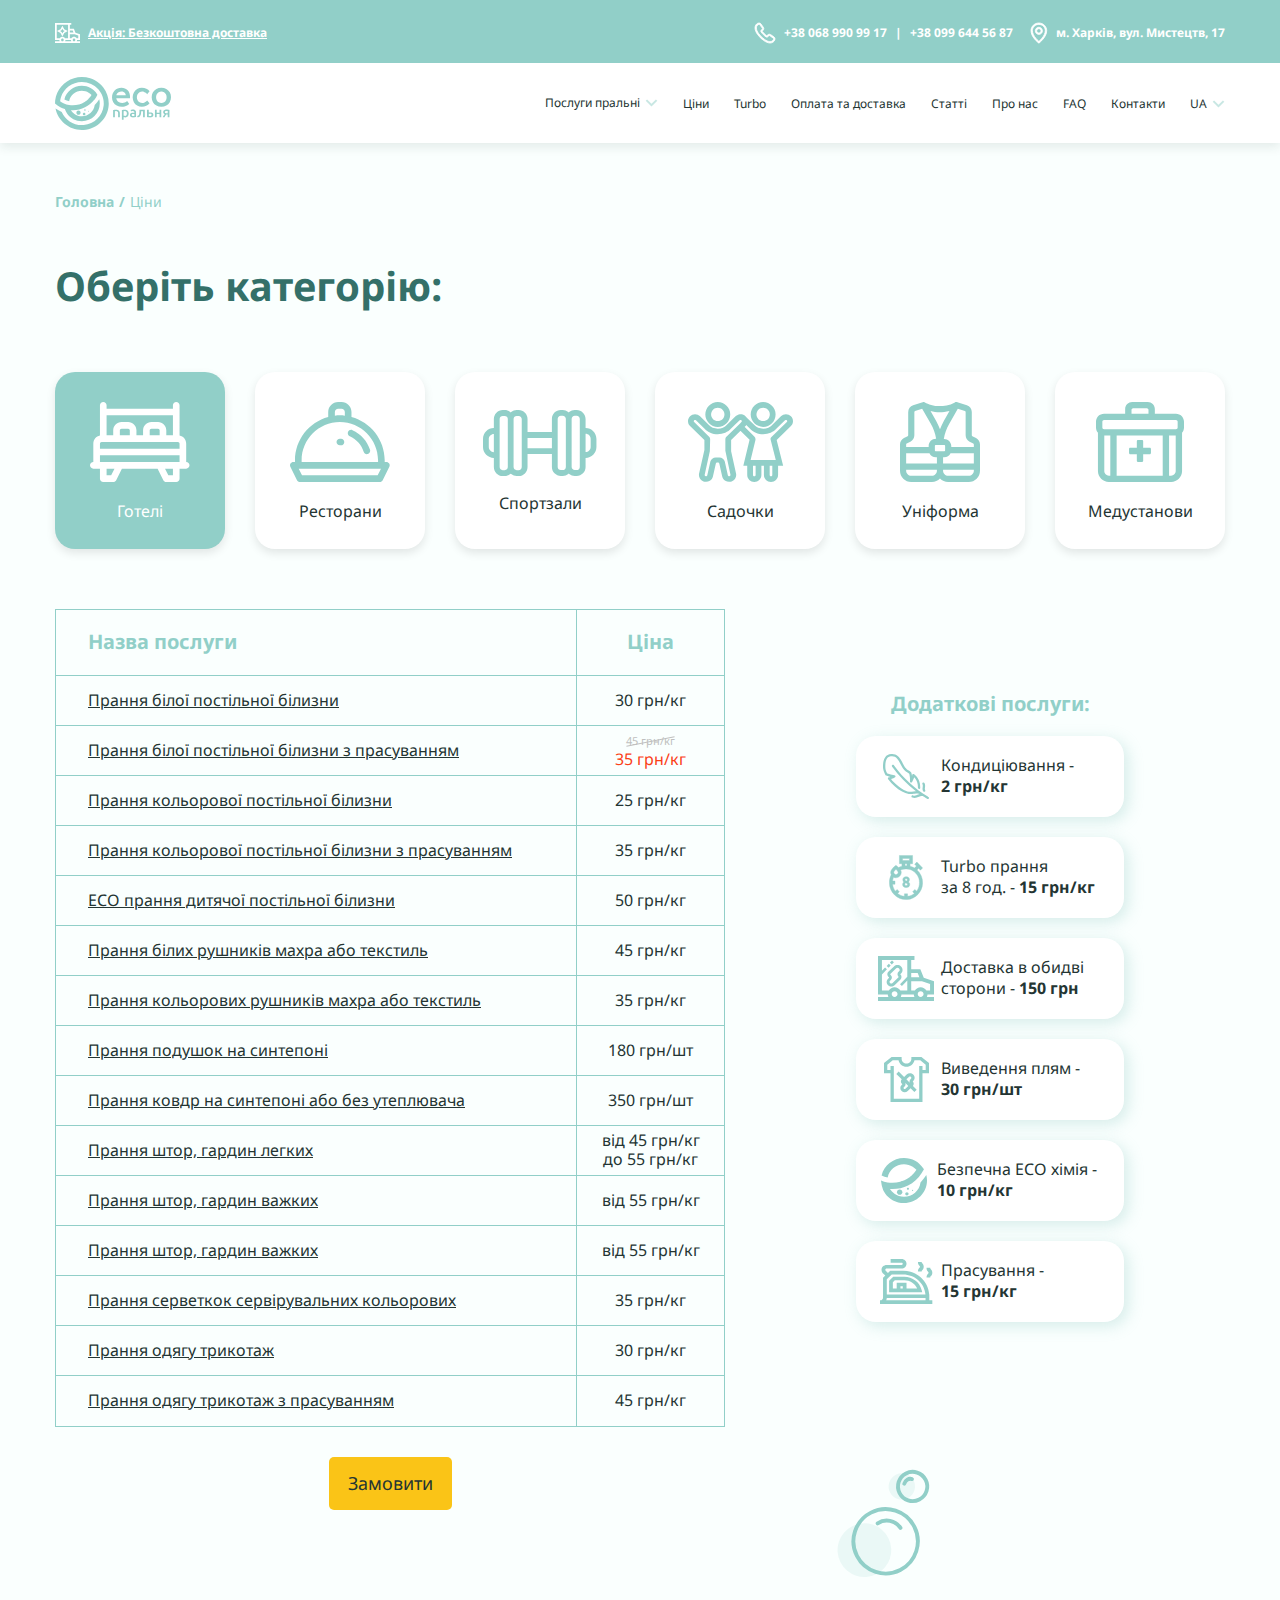
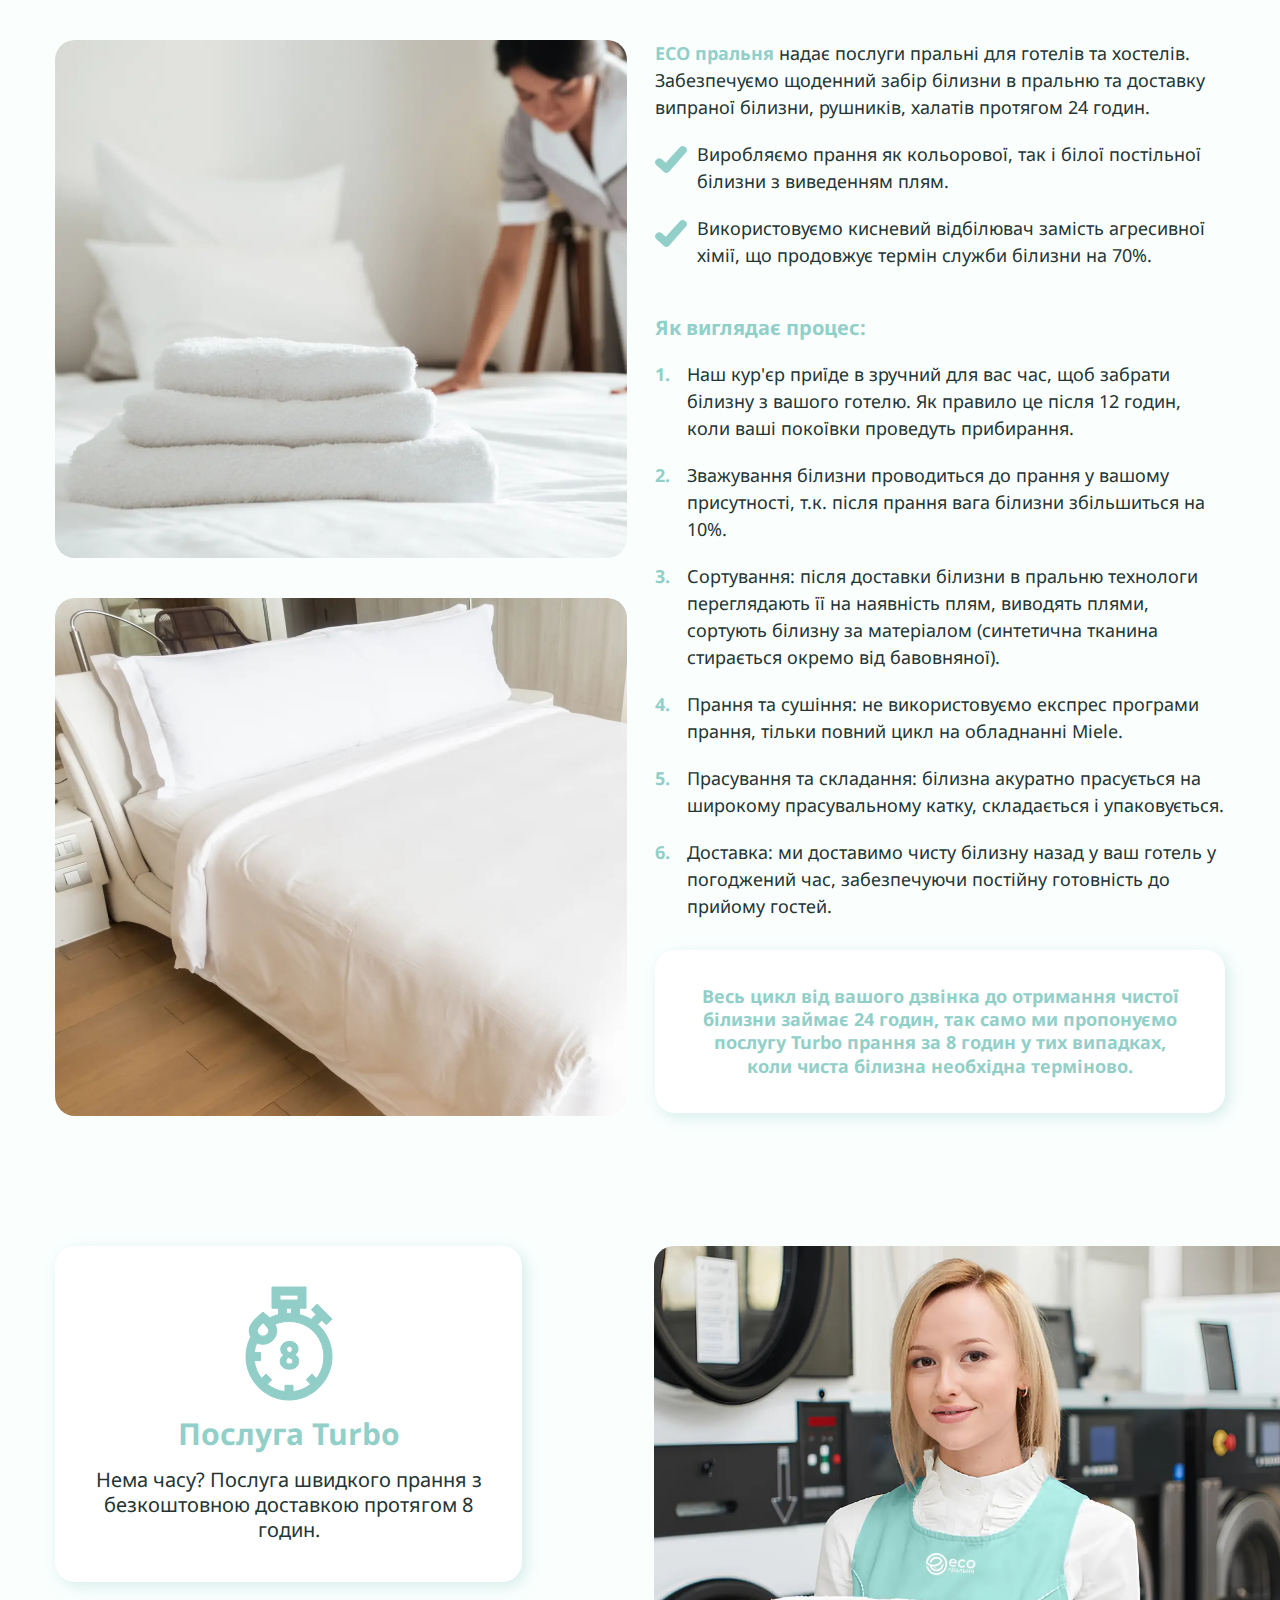
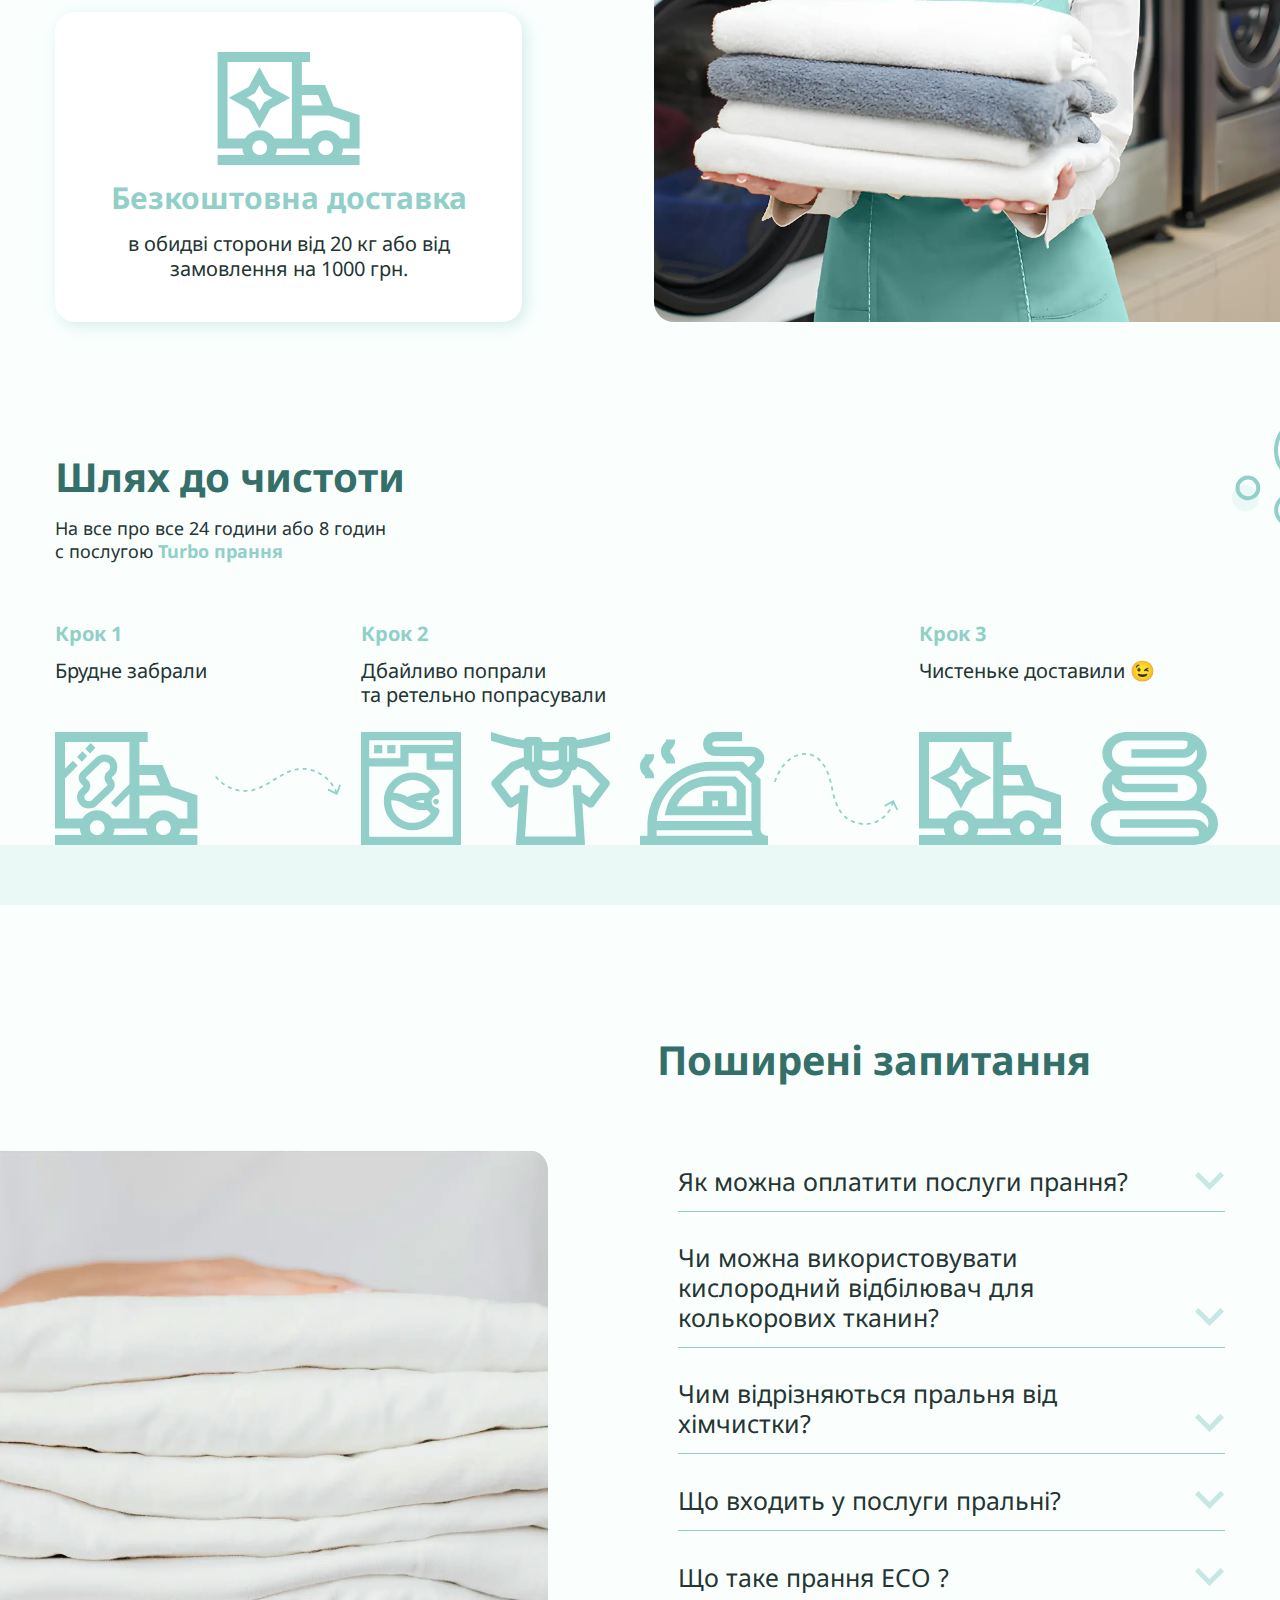
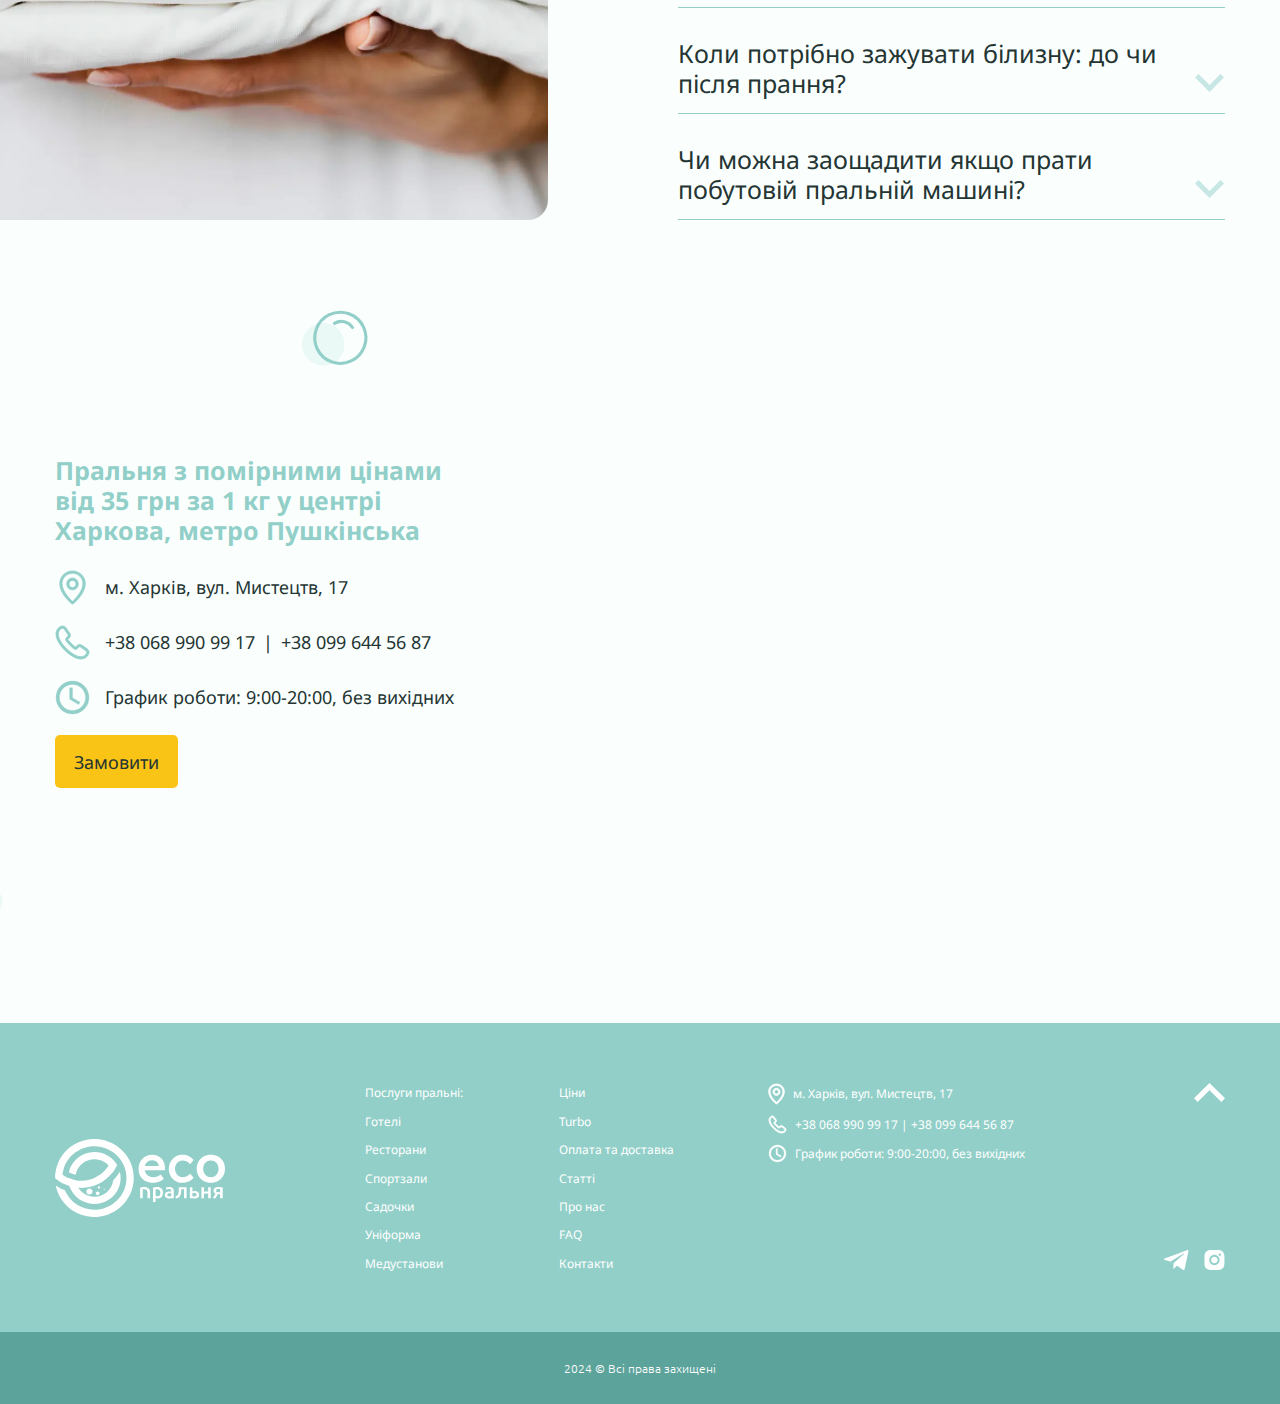
<file: prices.html>
<!DOCTYPE html>
<html lang="uk">

<head>
	<title>Ціни</title>
	<meta charset="UTF-8">
	<meta name="format-detection" content="telephone=no">
	<!-- <style>body{opacity: 0;}</style> -->
	<link rel="stylesheet" href="css/style.min.css?_v=20240828133415">
	<link rel="shortcut icon" href="favicon.ico">
	<!-- <meta name="robots" content="noindex, nofollow"> -->
	<meta name="viewport" content="width=device-width, initial-scale=1.0">
</head>

<body>
	<div class="wrapper">
		<header class="header">
			<div class="header__top">
				<div class="header__container">
					<a href="" class="header__delivery header__link">
						<svg width="25" height="20" viewBox="0 0 25 20" fill="currentColor" xmlns="http://www.w3.org/2000/svg">
							<path d="M-1.90735e-06 17.0821V0H16.2827V1.76142H14.83V5.83619H18.9052L20.4276 9.65839L25 11.1891V17.0821H22.0904C22.0704 17.4826 21.9721 17.8758 21.8017 18.2386H25V20H-1.90735e-06V18.2386H4.65102C4.4806 17.8765 4.38228 17.4829 4.36227 17.0821H-1.90735e-06ZM10.0151 15.3207H13.0758V1.76142H1.75457V15.3203H4.81523C5.37099 14.4181 6.35936 13.861 7.41534 13.861C8.47132 13.861 9.45969 14.4178 10.0155 15.3203L10.0151 15.3207ZM16.2737 18.2386C16.1033 17.8762 16.0046 17.4826 15.985 17.0821H10.4677C10.4477 17.4829 10.3494 17.8762 10.179 18.2386H16.2741H16.2737ZM16.4373 15.3207C16.993 14.4185 17.9814 13.8613 19.0374 13.8613C20.0934 13.8613 21.0817 14.4181 21.6375 15.3207H23.2451V12.4589L19.6214 11.2459H14.8293V15.3207H16.4373ZM17.7354 16.931C17.7354 17.6524 18.3195 18.2389 19.0377 18.2389C19.756 18.2389 20.3397 17.6524 20.3397 16.931C20.3397 16.2097 19.7556 15.6235 19.0377 15.6235C18.3198 15.6235 17.7354 16.21 17.7354 16.931ZM7.41465 15.6235C6.6964 15.6235 6.11235 16.21 6.11235 16.931C6.11235 17.652 6.6964 18.2389 7.41465 18.2389C8.1329 18.2389 8.71695 17.6524 8.71695 16.931C8.71695 16.2097 8.1329 15.6235 7.41465 15.6235ZM14.8296 7.59796V9.48411H18.4685L17.7175 7.59796H14.8296Z" />
							<path d="M5.46448 6.19548L7.37705 2.68371L9.28962 6.19548L12.7867 8.11627L9.28962 10.0367L7.37705 13.5488L5.46448 10.0367L1.96707 8.11627L5.46448 6.19548ZM6.57463 8.92215L7.37705 10.3957L8.17947 8.92215L9.64633 8.11662L8.17947 7.31074L7.37705 5.83758L6.57463 7.31074L5.10777 8.11662L6.57463 8.92215Z" />
						</svg>
						<span>
							Акцiя: Безкоштовна доставка
						</span>
					</a>
					<div class="header__info">
						<div class="header__phones">
							<svg width="22" height="22" viewBox="0 0 22 22" stroke="currentColor" fill="currentColor" xmlns="http://www.w3.org/2000/svg">
								<path d="M16.0979 21C15.0447 21 13.9357 20.7488 12.7894 20.2651C11.671 19.7907 10.5433 19.1395 9.44362 18.3488C8.35322 17.5488 7.30009 16.6558 6.30289 15.6791C5.315 14.6837 4.42032 13.6326 3.62815 12.5535C2.82665 11.4372 2.1836 10.3209 1.72693 9.24186C1.24231 8.08837 1 6.97209 1 5.92093C1 5.19535 1.13048 4.50698 1.38211 3.86512C1.64306 3.20465 2.06244 2.5907 2.63094 2.06047C3.34856 1.35349 4.16869 1 5.04473 1C5.4082 1 5.78099 1.08372 6.09786 1.23256C6.46132 1.4 6.76887 1.65116 6.99254 1.98605L9.15471 5.02791C9.35042 5.29767 9.49953 5.55814 9.60205 5.8186C9.72321 6.09767 9.78844 6.37674 9.78844 6.64651C9.78844 7 9.68593 7.34419 9.49021 7.66977C9.35042 7.92093 9.13607 8.1907 8.8658 8.46047L8.23206 9.12093C8.24138 9.14884 8.2507 9.16744 8.26002 9.18605C8.37185 9.3814 8.59553 9.71628 9.02423 10.2186C9.48089 10.7395 9.9096 11.214 10.3383 11.6512C10.8882 12.1907 11.3448 12.6186 11.7735 12.9721C12.3048 13.4186 12.6496 13.6419 12.8546 13.7442L12.836 13.7907L13.5163 13.1209C13.8052 12.8326 14.0848 12.6186 14.3551 12.4791C14.8677 12.1628 15.52 12.107 16.1724 12.3767C16.4147 12.4791 16.6757 12.6186 16.9553 12.814L20.0494 15.0093C20.3942 15.2419 20.6459 15.5395 20.795 15.893C20.9348 16.2465 21 16.5721 21 16.8977C21 17.3442 20.8975 17.7907 20.7018 18.2093C20.5061 18.6279 20.2637 18.9907 19.9562 19.3256C19.425 19.9116 18.8472 20.3302 18.1761 20.6C17.5331 20.8605 16.8341 21 16.0979 21ZM5.04473 2.39535C4.53215 2.39535 4.05685 2.6186 3.60019 3.06512C3.17148 3.46512 2.87325 3.90233 2.68686 4.37674C2.49115 4.86047 2.39795 5.37209 2.39795 5.92093C2.39795 6.78605 2.60298 7.72558 3.01305 8.69302C3.43243 9.67907 4.01957 10.7023 4.76514 11.7256C5.51072 12.7488 6.35881 13.7442 7.29077 14.6837C8.22274 15.6047 9.22926 16.4605 10.2637 17.214C11.2703 17.9488 12.3048 18.5442 13.3299 18.9721C14.9236 19.6512 16.4147 19.8093 17.6449 19.2977C18.1202 19.1023 18.5396 18.8047 18.9217 18.3767C19.1361 18.1442 19.3038 17.893 19.4436 17.5954C19.5555 17.3628 19.6114 17.1209 19.6114 16.8791C19.6114 16.7302 19.5834 16.5814 19.5089 16.414C19.4809 16.3581 19.425 16.2558 19.2479 16.1349L16.1538 13.9395C15.9674 13.8093 15.7996 13.7163 15.6412 13.6512C15.4362 13.5674 15.3523 13.4837 15.0354 13.6791C14.849 13.7721 14.6813 13.9116 14.4949 14.0977L13.7866 14.7953C13.4231 15.1488 12.8639 15.2326 12.4352 15.0744L12.1836 14.9628C11.8015 14.7581 11.3541 14.4419 10.8602 14.0233C10.4129 13.6419 9.92824 13.1953 9.3411 12.6186C8.88444 12.1535 8.42777 11.6605 7.95247 11.1116C7.51445 10.6 7.19758 10.1628 7.00186 9.8L6.89003 9.52093C6.83411 9.30698 6.81547 9.18605 6.81547 9.05581C6.81547 8.72093 6.93663 8.42326 7.16962 8.1907L7.86859 7.46512C8.05499 7.27907 8.19478 7.10233 8.28798 6.94419C8.36253 6.82326 8.39049 6.72093 8.39049 6.62791C8.39049 6.55349 8.36254 6.44186 8.31594 6.33023C8.2507 6.1814 8.14818 6.01395 8.01771 5.83721L5.85555 2.78605C5.76235 2.65581 5.65051 2.56279 5.51072 2.49767C5.3616 2.43256 5.20317 2.39535 5.04473 2.39535Z" stroke-width="0.8" />
							</svg>
							<div class="header__phones-body">
								<a href="tel:+380689909917" class="header__link">
									+38 068 990 99 17
								</a>
								<a href="tel:+380996445687" class="header__link">
									+38 099 644 56 87
								</a>
							</div>
						</div>
						<a data-da=".menu__inner, 549.98" href="" class="header__link header__adres">
							<svg width="18" height="22" viewBox="0 0 18 22" fill="currentColor" xmlns="http://www.w3.org/2000/svg">
								<path fill-rule="evenodd" clip-rule="evenodd" d="M8.85713 5.28571C6.88571 5.28571 5.28571 6.88571 5.28571 8.85713C5.28571 10.8286 6.88571 12.4286 8.85713 12.4286C10.8286 12.4286 12.4286 10.8286 12.4286 8.85713C12.4286 6.88571 10.8286 5.28571 8.85713 5.28571ZM6.71428 8.85713C6.71428 7.67142 7.67142 6.71428 8.85713 6.71428C10.0428 6.71428 11 7.67142 11 8.85713C11 10.0428 10.0428 11 8.85713 11C7.67142 11 6.71428 10.0428 6.71428 8.85713Z" />
								<path fill-rule="evenodd" clip-rule="evenodd" d="M8.41428 20.85C8.41428 20.85 8.41428 20.85 8.85713 20.2857L8.41428 20.85C8.67142 21.05 9.04284 21.05 9.29998 20.85L8.85713 20.2857C9.29999 20.85 9.29998 20.85 9.29998 20.85V20.8428H9.30713L9.32143 20.8286C9.34286 20.8143 9.36427 20.8 9.3857 20.7714C9.44284 20.7286 9.52139 20.6643 9.62853 20.5786C9.82853 20.4071 10.1143 20.1571 10.4571 19.8357C11.1428 19.2 12.0643 18.2857 12.9786 17.1714C14.7929 14.9857 16.7143 11.9071 16.7143 8.63566C16.7143 4.39995 13.1786 1 8.85713 1C4.53571 1 1 4.39995 1 8.63566C1 11.9071 2.92141 14.9857 4.7357 17.1714C5.64998 18.2857 6.57143 19.2 7.25714 19.8357C7.6 20.1571 7.88574 20.4071 8.08574 20.5786C8.19288 20.6643 8.27143 20.7286 8.32857 20.7714C8.35 20.8 8.3714 20.8143 8.39283 20.8286L8.40713 20.8428H8.41428V20.85ZM2.42857 8.63566C2.42857 5.22852 5.28571 2.42857 8.85713 2.42857C12.4286 2.42857 15.2857 5.22852 15.2857 8.63566C15.2857 11.3857 13.6357 14.1357 11.8785 16.2643C11.0071 17.3143 10.1428 18.1857 9.48571 18.7857C9.24285 19.0143 9.02856 19.2071 8.85713 19.3571C8.6857 19.2071 8.47141 19.0143 8.22856 18.7857C7.57142 18.1857 6.70715 17.3143 5.83572 16.2643C4.07858 14.1357 2.42857 11.3857 2.42857 8.63566Z" />
								<path d="M8.41428 20.85C8.41428 20.85 8.41428 20.85 8.85713 20.2857M8.41428 20.85L8.85713 20.2857M8.41428 20.85C8.67142 21.05 9.04284 21.05 9.29998 20.85M8.41428 20.85V20.8429H8.40713L8.39283 20.8286C8.3714 20.8143 8.35 20.8 8.32857 20.7714C8.27143 20.7286 8.19288 20.6643 8.08574 20.5786C7.88574 20.4071 7.6 20.1571 7.25714 19.8357C6.57143 19.2 5.64998 18.2857 4.7357 17.1714C2.92141 14.9857 1 11.9071 1 8.63566C1 4.39995 4.53571 1 8.85713 1C13.1786 1 16.7143 4.39995 16.7143 8.63566C16.7143 11.9071 14.7929 14.9857 12.9786 17.1714C12.0643 18.2857 11.1428 19.2 10.4571 19.8357C10.1143 20.1571 9.82853 20.4071 9.62853 20.5786C9.52139 20.6643 9.44284 20.7286 9.3857 20.7714C9.36427 20.8 9.34286 20.8143 9.32143 20.8286L9.30713 20.8429H9.29998V20.85M8.85713 20.2857L9.29998 20.85M8.85713 20.2857C9.29999 20.85 9.29998 20.85 9.29998 20.85M8.85713 5.28571C6.88571 5.28571 5.28571 6.88571 5.28571 8.85713C5.28571 10.8286 6.88571 12.4286 8.85713 12.4286C10.8286 12.4286 12.4286 10.8286 12.4286 8.85713C12.4286 6.88571 10.8286 5.28571 8.85713 5.28571ZM6.71428 8.85713C6.71428 7.67142 7.67142 6.71428 8.85713 6.71428C10.0428 6.71428 11 7.67142 11 8.85713C11 10.0428 10.0428 11 8.85713 11C7.67142 11 6.71428 10.0428 6.71428 8.85713ZM2.42857 8.63566C2.42857 5.22852 5.28571 2.42857 8.85713 2.42857C12.4286 2.42857 15.2857 5.22852 15.2857 8.63566C15.2857 11.3857 13.6357 14.1357 11.8785 16.2643C11.0071 17.3143 10.1428 18.1857 9.48571 18.7857C9.24285 19.0143 9.02856 19.2071 8.85713 19.3571C8.6857 19.2071 8.47141 19.0143 8.22856 18.7857C7.57142 18.1857 6.70715 17.3143 5.83572 16.2643C4.07858 14.1357 2.42857 11.3857 2.42857 8.63566Z" fill="none" stroke="currentColor" stroke-width="0.8" />
							</svg>
							<span>
								м. Харків, вул. Мистецтв, 17
							</span>
						</a>
					</div>
				</div>
			</div>
			<div class="header__container">
				<div class="header__body">
					<a href="" class="header__logo">
						<img src="img/logo.svg" alt="eco logo">
					</a>
					<div class="header__menu menu">
						<button type="button" class="menu__icon icon-menu"><span></span></button>
						<nav class="menu__body">
							<div class="menu__inner">
								<ul class="menu__list">
									<li class="menu__item">
										<a href="" class="menu__link menu__toggle">Послуги пральні</a>
										<ul class="menu__dropdown dropdown-menu">
											<li class="dropdown-menu__item">
												<a href="" class="dropdown-menu__link">Усі послуги</a>
											</li>
											<li class="dropdown-menu__item">
												<a href="" class="dropdown-menu__link">Готелі</a>
											</li>
											<li class="dropdown-menu__item">
												<a href="" class="dropdown-menu__link">Ресторани</a>
											</li>
											<li class="dropdown-menu__item">
												<a href="" class="dropdown-menu__link">Спортзали</a>
											</li>
											<li class="dropdown-menu__item">
												<a href="" class="dropdown-menu__link">Caдoчки</a>
											</li>
											<li class="dropdown-menu__item">
												<a href="" class="dropdown-menu__link">Уніформа</a>
											</li>
											<li class="dropdown-menu__item">
												<a href="" class="dropdown-menu__link">Медустанови</a>
											</li>
										</ul>
									</li>
									<li class="menu__item">
										<a href="" class="menu__link">Цiни</a>
									</li>
									<li class="menu__item">
										<a href="" class="menu__link">Turbo</a>
									</li>
									<li class="menu__item">
										<a href="" class="menu__link">Оплата та доставка</a>
									</li>
									<li class="menu__item">
										<a href="" class="menu__link">Статті</a>
									</li>
									<li class="menu__item">
										<a href="" class="menu__link">Про нас</a>
									</li>
									<li class="menu__item">
										<a href="" class="menu__link">FAQ</a>
									</li>
									<li class="menu__item">
										<a href="" class="menu__link">Контакти</a>
									</li>
								</ul>
							</div>
						</nav>
					</div>
					<div class="header__lang languages">
						<button type="button" class="languages__current">
							UA
						</button>
						<ul class="languages__list">
							<li class="languages__item">
								<a href="" class="languages__link">
									ENG
								</a>
							</li>
							<li class="languages__item">
								<a href="" class="languages__link">
									РУС
								</a>
							</li>
						</ul>
					</div>
				</div>
			</div>
		</header>
		<main class="page prices-page">
			<section class="prices">
				<div class="prices__container">
					<div class="prices__top breadcrumbs">
						<a href="index.html" class="breadcrumbs__link">Головна</a>
						<a href="" class="breadcrumbs__link active">Цiни</a>
					</div>
					<h2 class="prices__title title">
						Оберіть категорію:
					</h2>
					<div data-tabs class="prices-tabs">
						<nav data-tabs-titles class="prices-tabs__navigation services-block">
							<button type="button" class="prices-tabs__tab services-block__link _tab-active">
								<div class="services-block__icon">
									<svg width="100" height="80" viewBox="0 0 100 80" fill="currentColor" xmlns="http://www.w3.org/2000/svg">
										<path d="M96.1963 60.0011V41.6682C96.1963 37.6447 93.3433 34.2782 89.5615 33.5038V3.33363C89.5615 1.49291 88.0759 0 86.2442 0C84.4124 0 82.9268 1.49291 82.9268 3.33363V6.66726H16.5868V3.33363C16.5868 1.49291 15.1012 0 13.2694 0C11.4377 0 9.95207 1.49291 9.95207 3.33363V33.5024C6.1718 34.2767 3.31736 37.6433 3.31736 41.6668V59.9996C1.48562 59.9996 0 61.4926 0 63.3333C0 65.174 1.48562 66.6669 3.31736 66.6669H9.95207V76.6664C9.95207 78.5071 11.4377 80 13.2694 80H23.2201C24.4764 80 25.6258 79.2872 26.187 78.1578L31.9045 66.6669H67.6077L73.3251 78.1578C73.8878 79.2872 75.0358 80 76.2921 80H86.2428C88.0745 80 89.5601 78.5071 89.5601 76.6664V66.6669H96.1948C98.0266 66.6669 99.5122 65.174 99.5122 63.3333C99.5122 61.4926 98.0266 59.9996 96.1948 59.9996H96.1963V60.0011ZM82.9283 13.3345V33.3349H76.2935V28.3352C76.2935 23.7405 72.5731 20.0018 68.0009 20.0018H61.3661C56.7939 20.0018 53.0735 23.7405 53.0735 28.3352V33.3349H46.4387V28.3352C46.4387 23.7405 42.7183 20.0018 38.1461 20.0018H31.5113C26.9391 20.0018 23.2187 23.7405 23.2187 28.3352V33.3349H16.5839V13.3345H82.9283ZM69.6602 33.3349H59.7096V28.3352C59.7096 27.4162 60.4531 26.6691 61.3676 26.6691H68.0023C68.9167 26.6691 69.6602 27.4162 69.6602 28.3352V33.3349ZM39.8069 33.3349H29.8562V28.3352C29.8562 27.4162 30.5997 26.6691 31.5142 26.6691H38.1489C39.0633 26.6691 39.8069 27.4162 39.8069 28.3352V33.3349ZM11.6115 40.0022H87.9036C88.818 40.0022 89.5615 40.7493 89.5615 41.6682V46.668H9.9535V41.6682C9.9535 40.7493 10.697 40.0022 11.6115 40.0022ZM9.9535 53.3352H89.5615V60.0025H9.9535V53.3352ZM21.1718 73.3356H16.5882V66.6683H24.4892L21.1718 73.3356ZM82.9297 73.3356H78.3461L75.0287 66.6683H82.9297V73.3356Z" />
									</svg>
								</div>
								<span>
									Готелі
								</span>
							</button>
							<button type="button" class="prices-tabs__tab services-block__link">
								<div class="services-block__icon">
									<svg width="100" height="80" viewBox="0 0 100 80" fill="currentColor" xmlns="http://www.w3.org/2000/svg">
										<path d="M99.1961 61.5819C98.5891 60.5983 97.5211 59.9993 96.3698 59.9993H94.7087V58.3332C94.7087 37.5593 80.5855 20.0801 61.4777 14.9215V9.99965C61.4777 4.48577 57.0057 0 51.5086 0H48.1851C42.688 0 38.216 4.48577 38.216 9.99965V14.9215C19.1082 20.0801 4.985 37.5593 4.985 58.3332V59.9993H3.32394C2.1712 59.9993 1.10456 60.5983 0.497638 61.5819C-0.109288 62.5654 -0.164842 63.7927 0.351809 64.8236L6.99744 78.1569C7.5627 79.2867 8.71128 80 9.96957 80H89.7227C90.9824 80 92.131 79.2867 92.6949 78.1569L99.3405 64.8236C99.8572 63.7913 99.8016 62.564 99.1947 61.5819H99.1961ZM44.8616 9.99965C44.8616 8.16076 46.3518 6.66597 48.1851 6.66597H51.5086C53.3419 6.66597 54.8321 8.16076 54.8321 9.99965V13.6273C53.1933 13.4448 51.5336 13.3319 49.8475 13.3319C48.1615 13.3319 46.5018 13.4434 44.863 13.6273V9.99965H44.8616ZM11.6306 58.3318C11.6306 37.1957 28.7746 19.9993 49.8462 19.9993C70.9177 19.9993 88.0617 37.1957 88.0617 58.3318V59.9979H11.6306V58.3318ZM87.6686 73.3312H12.0237L8.70017 66.6653H90.9921L87.6686 73.3312ZM80.023 47.8417C77.3064 39.0165 70.9011 31.8295 62.443 28.1252C60.7486 27.3799 58.8056 28.1615 58.0681 29.8443C57.332 31.53 58.1001 33.497 59.782 34.2326C66.4637 37.1623 71.5261 42.8391 73.669 49.8088C74.1107 51.2409 75.4246 52.159 76.8467 52.159C77.1717 52.159 77.4995 52.113 77.8273 52.0127C79.58 51.4694 80.5633 49.604 80.0244 47.8431H80.023V47.8417ZM51.0961 36.6816C50.6809 36.6621 50.2656 36.6552 49.8462 36.6552C48.0087 36.6552 46.5226 38.1458 46.5226 39.9889C46.5226 41.8319 48.0087 43.3225 49.8462 43.3225C50.167 43.3225 50.485 43.3295 50.8031 43.342C50.8517 43.3448 50.9003 43.3448 50.9517 43.3448C52.7169 43.3448 54.1905 41.9489 54.2682 40.1574C54.3488 38.3185 52.928 36.7624 51.0947 36.6802L51.0961 36.6816Z" />
									</svg>
								</div>
								<span>
									Ресторани
								</span>
							</button>
							<button type="button" class="prices-tabs__tab services-block__link">
								<div class="services-block__icon">
									<svg width="110" height="64" viewBox="0 0 110 64" fill="currentColor" xmlns="http://www.w3.org/2000/svg">
										<path d="M32.6547 64C30.7268 64 28.8808 63.3307 27.3172 62.0731L26.8587 61.7053L26.4002 62.0731C24.8339 63.3334 22.9879 63.9987 21.0626 63.9987L19.1279 63.9959C16.8302 63.9959 14.6737 63.0981 13.0495 61.4673C11.424 59.8311 10.53 57.6581 10.5313 55.3472V46.5092C7.71732 46.5092 5.07272 45.4071 3.08558 43.4059C1.09441 41.4033 0 38.7448 0 35.916V28.1449C0 22.3074 4.72585 17.5544 10.5286 17.5517H10.5327V8.71363C10.5327 6.40406 11.4254 4.23241 13.0495 2.59894C14.6737 0.965476 16.8329 0.0662582 19.1266 0.0662582H21.0613C22.9893 0.0662582 24.8339 0.730192 26.3989 1.99045L26.8573 2.3596L27.3158 1.99045C28.8781 0.731544 30.7254 0.0662582 32.6561 0.0662582H34.5868C36.8858 0.0662582 39.0424 0.966829 40.6678 2.603C42.2933 4.23917 43.1874 6.41082 43.1861 8.71633V21.442H66.8126L66.8153 8.65143C66.8153 3.88219 70.6726 0.00270442 75.4132 0.00270442H77.3453C79.206 0.00270442 81.0291 0.685569 82.6183 1.97828L83.0808 2.35555L83.5433 1.97693C85.119 0.684217 86.9838 0 88.9374 0L90.8721 0.00270442C95.4527 0.00270442 99.4687 4.0431 99.4687 8.65007V17.4895C105.276 17.4895 110 22.2425 110 28.0813V35.8551C110 41.694 105.277 46.447 99.47 46.4483V55.2864C99.47 57.5973 98.576 59.7689 96.9532 61.4011C95.3304 63.0332 93.1698 63.9337 90.8748 63.9337H88.9427C87.0161 63.9337 85.1701 63.2698 83.6052 62.0109L83.1467 61.6418L82.6882 62.0109C81.1259 63.2685 79.2786 63.9337 77.3493 63.9337L75.4159 63.9364C73.1223 63.9364 70.9644 63.0332 69.3389 61.3984C67.7134 59.7635 66.8166 57.5905 66.8166 55.285V42.6216H43.1874V55.3499C43.1874 57.6595 42.2947 59.8311 40.6705 61.4646C39.0464 63.0981 36.8885 63.9973 34.5935 63.9973L32.6574 64H32.6547ZM19.0567 58.3829L19.1333 58.3586L21.0653 58.3613C22.7136 58.3613 24.0541 57.0104 24.0541 55.3513V8.71498C24.0541 7.91042 23.7408 7.15453 23.1775 6.58796C22.6142 6.02138 21.8613 5.70632 21.0626 5.70361L19.1293 5.70632C18.3306 5.70632 17.5777 6.02003 17.0144 6.58796C16.4497 7.15453 16.1391 7.90771 16.1378 8.71363V55.3486C16.1418 56.932 17.4298 58.2761 18.9868 58.3532L19.058 58.3829H19.0567ZM32.6547 5.70497C31.8575 5.70497 31.1059 6.01868 30.5399 6.58661C29.9725 7.15724 29.6633 7.91447 29.6633 8.71498L29.6606 55.3513C29.6646 57.0077 31.0064 58.3572 32.6521 58.3613L34.5854 58.3586C35.3854 58.3586 36.1383 58.0435 36.7016 57.4756C37.265 56.9117 37.5755 56.1572 37.5782 55.3513V8.71633C37.5782 7.05582 36.2364 5.70497 34.5908 5.70497H32.6547ZM85.9473 55.3891C86.0024 56.9983 87.324 58.291 88.9374 58.295H90.868C91.6707 58.295 92.4196 57.9813 92.9843 57.4134C93.5503 56.8428 93.8609 56.0869 93.8609 55.285V8.65007C93.8609 7.84822 93.5489 7.09233 92.9843 6.52305C92.4169 5.95377 91.6694 5.64141 90.8748 5.64141L88.9307 5.63871C87.2837 5.64141 85.9432 6.99227 85.9432 8.65143V55.3891H85.9473ZM75.4146 5.64006C73.7649 5.64006 72.4218 6.99092 72.4218 8.65143V55.285C72.4218 56.9401 73.7636 58.291 75.4132 58.295H77.3439C78.1439 58.295 78.8968 57.9813 79.4615 57.4134C80.0262 56.8455 80.3381 56.0896 80.3367 55.2864V8.53514L80.3327 8.52432C80.3018 7.79683 79.9831 7.07881 79.448 6.54063C78.8807 5.97 78.1157 5.64006 77.3466 5.64006H75.4146ZM10.5286 23.1917C7.81412 23.1944 5.60648 25.4161 5.60648 28.1462V35.9173C5.61052 38.5961 7.86521 40.8651 10.53 40.8705V23.1917H10.5273H10.5286ZM99.4687 40.8069C102.183 40.8042 104.394 38.5826 104.394 35.8538V28.08C104.394 26.7602 103.883 25.5162 102.952 24.5804C102.022 23.6447 100.788 23.1282 99.4741 23.1282H99.4673V40.8069H99.4687ZM43.1847 36.9829H66.814V27.078H43.1847V36.9829Z" />
									</svg>
								</div>
								<span>
									Спортзали
								</span>
							</button>
							<button type="button" class="prices-tabs__tab services-block__link">
								<div class="services-block__icon">
									<svg width="105" height="80" viewBox="0 0 105 80" fill="currentColor" xmlns="http://www.w3.org/2000/svg">
										<path d="M63.6896 17.3247C64.3133 18.7892 65.202 20.104 66.3329 21.2342C67.4638 22.3644 68.7794 23.2525 70.245 23.8744C71.7573 24.5325 73.3728 24.8668 75.1274 24.8775C76.8244 24.8775 78.4626 24.5552 80.0098 23.8971C81.4981 23.2632 82.8257 22.3523 83.9687 21.1981C85.1224 20.0451 86.0111 18.7063 86.6348 17.207C87.2812 15.6608 87.593 14.0237 87.581 12.3278C87.5689 10.6786 87.2344 9.07495 86.5772 7.55287C85.9535 6.10035 85.0541 4.78558 83.9232 3.65539C82.7923 2.5252 81.4874 1.62506 80.0218 1.00313C78.4988 0.345075 76.894 0.0107 75.1287 0C73.4437 0 71.8055 0.334375 70.2583 0.992426C68.7701 1.6264 67.4304 2.52654 66.2887 3.67947C65.1471 4.83239 64.2571 6.1699 63.6347 7.67057C62.9883 9.21539 62.6657 10.8659 62.6885 12.5498C62.7005 14.1989 63.0351 15.8026 63.6923 17.3247H63.6896ZM68.9641 9.88548C69.2867 9.08966 69.7725 8.3634 70.3842 7.74012C71.0078 7.11685 71.7225 6.63267 72.5189 6.2983C73.338 5.94118 74.2159 5.76731 75.1849 5.76731H75.197C76.0736 5.77935 76.9275 5.95188 77.7359 6.2983C78.5215 6.64471 79.2362 7.11685 79.8478 7.72809C80.4595 8.33932 80.9333 9.05489 81.2786 9.83866C81.6252 10.6465 81.7979 11.4998 81.8099 12.3759C81.8219 13.2867 81.6479 14.1748 81.3027 15.0054C80.9681 15.8012 80.4943 16.5168 79.8719 17.1387C79.2603 17.762 78.5443 18.2462 77.7479 18.5913C76.9168 18.9377 76.0401 19.1102 75.0712 19.1102C74.1945 19.1102 73.3286 18.9257 72.5323 18.5792C71.7359 18.2449 71.0319 17.7607 70.4203 17.1494C69.8086 16.5382 69.3242 15.8347 68.9896 15.0509C68.6429 14.2431 68.4582 13.379 68.4582 12.5016C68.4462 11.5908 68.6202 10.7134 68.9655 9.88414H68.9641V9.88548ZM20.9819 21.2355C22.1128 22.3657 23.4285 23.2538 24.8819 23.8771C26.405 24.5338 28.0097 24.8682 29.7751 24.8802C31.4601 24.8802 33.0982 24.5579 34.6454 23.8998C36.1337 23.2658 37.4734 22.3537 38.615 21.2007C39.758 20.0478 40.6574 18.7103 41.2691 17.2096C41.9155 15.6635 42.238 14.0264 42.2273 12.3304C42.2046 10.6813 41.87 9.07763 41.2236 7.55555C40.5892 6.10168 39.7005 4.78826 38.5695 3.65807C37.4386 2.52788 36.123 1.62774 34.6575 1.0058C33.1451 0.34775 31.5297 0.013375 29.7751 0.002675C28.09 0.002675 26.4505 0.33705 24.9047 0.995101C23.4164 1.62908 22.0767 2.52922 20.9351 3.68214C19.7934 4.83507 18.8927 6.18461 18.281 7.67325C17.6346 9.2194 17.3121 10.8565 17.3228 12.5525C17.3348 14.2016 17.6801 15.8053 18.3266 17.3273C18.9609 18.7919 19.8496 20.1067 20.9806 21.2369H20.9819V21.2355ZM23.6011 9.88681C23.9357 9.07896 24.4202 8.36474 25.0318 7.74146C25.6435 7.11952 26.3595 6.63401 27.1666 6.29963C27.9856 5.94252 28.8636 5.76865 29.8206 5.76865H29.8326C30.7092 5.78068 31.5752 5.95322 32.3836 6.29963C33.1692 6.64605 33.8718 7.11819 34.4835 7.72942C35.0951 8.34066 35.5796 9.05622 35.9142 9.84C36.2608 10.6479 36.4455 11.5012 36.4562 12.3772C36.4562 13.2881 36.2836 14.1762 35.949 15.0068C35.6144 15.8026 35.1299 16.5181 34.5183 17.1401C33.9066 17.7634 33.1799 18.2475 32.3836 18.5926C31.5645 18.939 30.6865 19.1116 29.7175 19.1116C28.8288 19.1116 27.9749 18.927 27.1666 18.5806C26.3823 18.2462 25.6662 17.762 25.0546 17.1508C24.4429 16.5395 23.9692 15.836 23.6239 15.0522C23.2772 14.2444 23.1046 13.3804 23.0925 12.503C23.0805 11.5921 23.2545 10.7147 23.5998 9.88548H23.6011V9.88681ZM104.999 19.1718C105.011 17.3233 104.272 15.5872 102.944 14.2912C101.617 12.9952 99.8512 12.285 97.9588 12.285C96.0663 12.285 94.2889 12.9952 92.9506 14.3032L84.3649 22.7135L84.1681 22.9275C82.2288 25.2494 78.8829 26.6363 75.2237 26.6363C71.5646 26.6363 68.3217 25.2948 66.3717 23.0398L59.1003 15.9149V15.9042L57.9466 14.7767C57.6548 14.4209 57.3135 14.116 56.9201 13.7549C55.6312 12.5725 53.8538 12.0375 52.1073 12.3077C52.0029 12.3077 51.8998 12.3077 51.7954 12.3184C51.0459 12.3973 50.3071 12.5779 49.6259 12.8815C49.4412 12.9604 49.2565 13.05 49.0839 13.1517C48.507 13.4446 47.9757 13.8391 47.5032 14.3019L47.3185 14.4932L45.9801 15.7892L38.9175 22.7108L38.7208 22.9248C36.7815 25.2467 33.4462 26.6337 29.7764 26.6337C26.1066 26.6337 22.8744 25.2922 20.9243 23.0371L12.0375 14.3233C10.6991 13.0152 8.92176 12.305 7.02929 12.305C5.13683 12.305 3.35946 13.0152 2.03179 14.3233L1.86984 14.4932C0.658609 15.7678 -0.0105805 17.4357 0.000126528 19.1945C0.000126528 21.0429 0.726867 22.7683 2.06525 24.0764L16.3993 38.0666V47.9762L11.0899 71.4025C10.398 74.4801 11.9211 77.5243 14.6219 78.9674C15.1988 79.2831 15.8224 79.5091 16.4796 79.6442C18.3266 80.0495 20.2297 79.7231 21.8344 78.7307C23.4271 77.7276 24.5233 76.1948 24.9274 74.3785L27.8531 61.4702C27.9977 60.8323 28.5772 60.3775 29.2464 60.3775H29.8968C30.5674 60.3775 31.1469 60.8323 31.2914 61.4716L34.2064 74.3785C34.6106 76.1935 35.7188 77.7262 37.3115 78.7307C38.9041 79.7231 40.8087 80.0495 42.6556 79.6442C43.3248 79.5091 43.9485 79.2831 44.5133 78.9674C47.2141 77.5243 48.7372 74.4801 48.0439 71.4025L43.1281 49.2508V38.0452L52.2919 29.1054L52.4766 28.9248L52.6613 29.1054L61.583 37.7965L55.3167 63.7132H59.2274V73.0798C59.2274 76.8957 62.4047 80 66.3115 80C70.2182 80 73.3955 76.8957 73.3955 73.0798V63.7132H75.9117V73.0798C75.9117 76.8957 79.0903 80 82.9957 80C86.9011 80 90.0797 76.8957 90.0797 73.0798V63.7132H95.1442L88.6691 37.965L102.934 24.0429C104.261 22.7469 104.988 21.0215 105 19.1731H104.999V19.1718ZM38.3969 34.6948C37.7331 35.3288 37.3583 36.2062 37.3583 37.1237V48.7426L42.4134 72.6076C42.5633 73.3058 42.1136 73.9946 41.4096 74.1404C40.9478 74.2421 40.5905 74.0842 40.4178 73.9719C40.2452 73.8702 39.9441 73.6228 39.841 73.1721L36.7801 59.6151C36.222 57.1434 33.9789 55.3833 31.3878 55.3833H27.7595C25.1697 55.3833 22.9279 57.1421 22.3685 59.6125L19.2982 73.1734C19.1938 73.6241 18.894 73.8716 18.7321 73.9732C18.5474 74.0856 18.2007 74.2434 17.739 74.1417C17.023 73.996 16.5733 73.3071 16.7352 72.609L21.8264 49.1906C21.9402 48.6811 22.0901 40.5383 22.1463 37.1665C22.1624 36.2423 21.7956 35.3569 21.1331 34.7108L6.13927 20.0866C5.89703 19.8499 5.76988 19.5342 5.76988 19.1851C5.76988 18.8588 5.88498 18.5538 6.03488 18.396L6.13927 18.2943C6.36947 18.0683 6.68132 17.9453 7.02796 17.9453C7.3746 17.9453 7.70919 18.0696 7.95144 18.3064L16.596 26.7728C19.6315 30.2222 24.5473 32.2739 29.7764 32.2739C35.0054 32.2739 40.0712 30.154 43.0946 26.5922L46.4646 23.3006L46.6841 23.0866L50.8505 19.0166L51.4849 18.396L51.588 18.2943C51.6348 18.2489 51.6803 18.2154 51.7271 18.182C51.7606 18.1606 51.7834 18.1379 51.8168 18.1272H51.8182C51.865 18.0937 51.9105 18.071 51.9681 18.0483C52.1528 17.9814 52.3602 17.9466 52.5677 17.9693C52.8675 17.9814 53.1793 18.0937 53.3988 18.3077L53.6062 18.511C53.6986 18.6688 53.7561 18.8374 53.7682 19.03C53.7802 19.0755 53.7802 19.1196 53.7802 19.1651C53.7802 19.5035 53.6531 19.8191 53.4001 20.0665L52.2919 21.1379L48.2072 25.129L38.3969 34.7001V34.6948ZM67.6244 73.0784C67.6244 73.786 67.0355 74.3624 66.3101 74.3624C65.5847 74.3624 64.9972 73.7873 64.9972 73.0784V63.7119H67.6244V73.0784ZM84.3087 73.0784C84.3087 73.786 83.7198 74.3624 82.9957 74.3624C82.2716 74.3624 81.6814 73.7873 81.6814 73.0784V63.7119H84.3087V73.0784ZM98.8475 20.0612L83.2018 35.3662C82.6276 35.928 82.3948 36.7425 82.5902 37.5143L87.7804 58.0315H75.9103V58.073H73.3942V58.0315H62.6189L67.4049 38.2084C67.7315 36.8575 67.3179 35.4371 66.3115 34.4567L56.7461 25.1223L56.5614 24.9417L57.4849 24.0403C57.7271 23.8035 57.9466 23.5561 58.1313 23.2966C58.1888 23.2284 58.2357 23.1615 58.2812 23.0826L58.5007 23.2966L62.0434 26.7688C65.0788 30.2182 69.9947 32.2699 75.2224 32.2699C80.4501 32.2699 85.5172 30.15 88.5406 26.5882L97.034 18.2903C97.5185 17.8062 98.3723 17.7941 98.8568 18.2676C99.0991 18.5043 99.2262 18.8093 99.2262 19.1584C99.2262 19.5075 99.087 19.8231 98.8448 20.0599H98.8475V20.0612Z" />
									</svg>
								</div>
								<span>
									Caдoчки
								</span>
							</button>
							<button type="button" class="prices-tabs__tab services-block__link">
								<div class="services-block__icon">
									<svg width="80" height="80" viewBox="0 0 80 80" fill="currentColor" xmlns="http://www.w3.org/2000/svg">
										<path d="M76.0184 36.0663L72.3672 34.2207C72.0395 34.0562 71.7928 33.6868 71.7928 33.3188V10.1015C71.7928 7.02514 69.8229 4.27633 66.8702 3.29221L57.3525 0.133574H57.3121C57.2298 0.133574 57.1071 0.133574 57.0249 0.0931303C56.7377 0.0526869 56.4505 -0.0295482 56.2038 0.0108953C56.0811 0.0108953 55.9988 0.0513387 55.8762 0.0931303C55.589 0.133574 55.3422 0.215809 55.0968 0.339836C55.0564 0.339836 54.9741 0.339836 54.9323 0.380279C49.1481 3.45668 43.6093 4.11321 39.9581 4.11321C33.3946 4.11321 28.1835 2.06273 24.984 0.380279C24.9435 0.380279 24.8613 0.380279 24.8195 0.339836C24.5727 0.217157 24.3273 0.175365 24.0806 0.134922C23.9579 0.134922 23.8757 0.0944784 23.753 0.0526869C23.4658 0.0526869 23.219 0.0526868 22.9318 0.134922C22.8496 0.134922 22.7269 0.134922 22.6447 0.175365L13.127 3.334C10.1729 4.31813 8.20439 7.06693 8.20439 10.1433V33.3606C8.20439 33.7704 7.99945 34.0994 7.63002 34.2625L3.97883 36.108C1.51683 37.3389 0 39.7992 0 42.548V68.719C0 74.954 5.04668 80 11.2826 80H31.7956C35.0369 80 37.9492 78.6047 39.9999 76.4315C42.0507 78.6465 44.9644 80 48.2043 80H68.7173C74.9532 80 79.9999 74.954 79.9999 68.719V42.548C79.9999 39.7992 78.4817 37.3389 76.0211 36.108V36.0676H76.0184V36.0663ZM6.15228 51.2433H29.4549C30.6037 53.6632 33.0657 55.3457 35.8957 55.3457H36.9218V61.4985H6.15228V51.2433ZM44.1001 43.0401C44.6745 43.0401 45.1262 43.4917 45.1262 44.066V48.1683C45.1262 48.7426 44.6745 49.1942 44.1001 49.1942H35.8957C35.3214 49.1942 34.8697 48.7426 34.8697 48.1683V44.066C34.8697 43.4917 35.3214 43.0401 35.8957 43.0401H44.1001ZM43.0741 55.3457H44.1001C46.972 55.3457 49.3922 53.6632 50.5409 51.2433H73.8436V61.4985H43.0754V55.3457H43.0741ZM65.6378 10.1015V33.3188C65.6378 36.0676 67.156 38.5279 69.6167 39.7587L73.2678 41.6043C73.5955 41.7688 73.8422 42.1382 73.8422 42.5062V45.0905H51.2785V44.0646C51.2785 40.1268 48.0371 36.8859 44.0988 36.8859H43.8116C44.7136 31.635 46.4785 26.5904 49.1454 21.9137L57.8015 6.73665L64.899 9.11607C65.3088 9.23875 65.596 9.64992 65.596 10.1002H65.6378V10.1015ZM49.4744 8.99339L43.8129 18.8791C42.2543 21.5861 41.0233 24.4172 39.9972 27.3291C38.9712 24.4172 37.7402 21.5861 36.1816 18.8791L30.5201 8.95295C33.3097 9.69172 36.4688 10.2242 39.9972 10.2242C42.4997 10.2242 45.7814 9.93707 49.4744 8.99339ZM6.72666 41.5625L10.3778 39.717C12.8398 38.4861 14.3567 36.0258 14.3567 33.277V10.0598C14.3567 9.60813 14.6439 9.23875 15.0537 9.07563L22.1512 6.6962L30.8073 21.8733C33.4742 26.5499 35.2378 31.5541 36.1411 36.8455H35.8539C31.9156 36.8455 28.6742 40.0863 28.6742 44.0242V45.0501H6.15228V42.4658C6.15228 42.0559 6.35722 41.727 6.72666 41.5639V41.5625ZM31.7929 73.8041H11.2799C8.44978 73.8041 6.15228 71.5069 6.15228 68.6772V67.6513H36.9204V68.6772C36.9204 71.5069 34.6229 73.8041 31.7929 73.8041ZM68.716 73.8041H48.203C45.3729 73.8041 43.0754 71.5069 43.0754 68.6772V67.6513H73.8436V68.6772C73.8436 71.5069 71.5461 73.8041 68.716 73.8041Z" />
									</svg>
								</div>
								<span>
									Уніформа
								</span>
							</button>
							<button type="button" class="prices-tabs__tab services-block__link">
								<div class="services-block__icon">
									<svg width="88" height="80" viewBox="0 0 88 80" fill="currentColor" xmlns="http://www.w3.org/2000/svg">
										<path d="M34.2784 52.1707H40.8254V58.6993C40.8254 59.3765 41.3763 59.9259 42.0554 59.9259H45.9432C46.621 59.9259 47.1719 59.3765 47.1719 58.6993V52.1707H53.7188C54.3979 52.1707 54.9489 51.6213 54.9489 50.9441V47.0671C54.9489 46.3913 54.3979 45.8419 53.7188 45.8419H47.1719V39.3119C47.1719 38.6361 46.621 38.0867 45.9432 38.0867H42.0554C41.3763 38.0867 40.8254 38.6361 40.8254 39.3119V45.8419H34.2784C33.6007 45.8419 33.0498 46.3913 33.0498 47.0671V50.9441C33.0498 51.6213 33.6007 52.1707 34.2784 52.1707Z" />
										<path d="M79.9667 11.6322H58.838V7.04267C58.838 3.15893 55.6702 0 51.7756 0H36.2217C32.3284 0 29.1606 3.15893 29.1606 7.04267V11.6322H8.03335C3.60417 11.6322 0 15.2262 0 19.643V25.4605C0 27.3058 0.616376 29.0423 1.78504 30.4838L1.94322 30.6796V69.0804C1.94322 75.1018 6.85514 80 12.8934 80H75.1066C81.1435 80 86.0554 75.1018 86.0554 69.0804V30.6796L86.215 30.4838C87.3823 29.0423 88 27.3058 88 25.4605V19.643C88 15.2262 84.3958 11.6322 79.9667 11.6322ZM35.5085 8.01224C35.5085 7.08482 36.2667 6.3301 37.1967 6.3301H50.8061C51.7361 6.3301 52.4929 7.08482 52.4929 8.01224V11.6322H35.5098V8.01224H35.5085ZM8.29108 69.0804V33.4727H14.2939V73.6726H12.8934C10.3557 73.6726 8.28972 71.6124 8.28972 69.0818L8.29108 69.0804ZM66.7159 33.4714V73.6713H20.6418V33.4727H66.7159V33.4714ZM79.7089 69.0804C79.7089 71.6111 77.6443 73.6713 75.1066 73.6713H73.0651V33.4727H79.7089V69.0818V69.0804ZM81.6535 25.4605C81.6535 26.3879 80.8967 27.1426 79.9667 27.1426H8.03335C7.10333 27.1426 6.3465 26.3879 6.3465 25.4605V19.643C6.3465 18.7156 7.10333 17.9609 8.03335 17.9609H79.9667C80.8967 17.9609 81.6535 18.7156 81.6535 19.643V25.4605Z" />
									</svg>
								</div>
								<span>
									Медустанови
								</span>
							</button>
						</nav>
						<div data-tabs-body class="prices-tabs__content">
							<div class="prices-tabs__body">
								<div class="prices__inner">
									<div class="prices__content">
										<div class="prices__table table-prices">
											<div class="table-prices__head">
												<div class="table-prices__head-item">
													Назва послуги
												</div>
												<div class="table-prices__head-item">
													Цiна
												</div>
											</div>
											<div class="table-prices__row">
												<div class="table-prices__item">
													<a data-popup="#popup-detail" href="" class="table-prices__link">
														Прання білої постільної білизни
													</a>
												</div>
												<div class="table-prices__prices">
													<div class="table-prices__price">
														30 грн/кг
													</div>
												</div>
											</div>
											<div class="table-prices__row">
												<div class="table-prices__item">
													<a data-popup="#popup-detail" href="" class="table-prices__link">
														Прання білої постільної білизни з прасуванням
													</a>
												</div>
												<div class="table-prices__prices">
													<div class="table-prices__oldprice">
														45 грн/кг
													</div>
													<div class="table-prices__price sale">
														35 грн/кг
													</div>
												</div>
											</div>
											<div class="table-prices__row">
												<div class="table-prices__item">
													<a data-popup="#popup-detail" href="" class="table-prices__link">
														Прання кольорової постільної білизни
													</a>
												</div>
												<div class="table-prices__prices">
													<div class="table-prices__price">
														25 грн/кг
													</div>
												</div>
											</div>
											<div class="table-prices__row">
												<div class="table-prices__item">
													<a data-popup="#popup-detail" href="" class="table-prices__link">
														Прання кольорової постільної білизни з прасуванням
													</a>
												</div>
												<div class="table-prices__prices">
													<div class="table-prices__price">
														35 грн/кг
													</div>
												</div>
											</div>
											<div class="table-prices__row">
												<div class="table-prices__item">
													<a data-popup="#popup-detail" href="" class="table-prices__link">
														ECO прання дитячої постільної білизни
													</a>
												</div>
												<div class="table-prices__prices">
													<div class="table-prices__price">
														50 грн/кг
													</div>
												</div>
											</div>
											<div class="table-prices__row">
												<div class="table-prices__item">
													<a data-popup="#popup-detail" href="" class="table-prices__link">
														Прання білих рушників махра або текстиль
													</a>
												</div>
												<div class="table-prices__prices">
													<div class="table-prices__price">
														45 грн/кг
													</div>
												</div>
											</div>
											<div class="table-prices__row">
												<div class="table-prices__item">
													<a data-popup="#popup-detail" href="" class="table-prices__link">
														Прання кольорових рушників махра або текстиль
													</a>
												</div>
												<div class="table-prices__prices">
													<div class="table-prices__price">
														35 грн/кг
													</div>
												</div>
											</div>
											<div class="table-prices__row">
												<div class="table-prices__item">
													<a data-popup="#popup-detail" href="" class="table-prices__link">
														Прання подушок на синтепоні
													</a>
												</div>
												<div class="table-prices__prices">
													<div class="table-prices__price">
														180 грн/шт
													</div>
												</div>
											</div>
											<div class="table-prices__row">
												<div class="table-prices__item">
													<a data-popup="#popup-detail" href="" class="table-prices__link">
														Прання ковдр на синтепоні або без утеплювача
													</a>
												</div>
												<div class="table-prices__prices">
													<div class="table-prices__price">
														350 грн/шт
													</div>
												</div>
											</div>
											<div class="table-prices__row">
												<div class="table-prices__item">
													<a data-popup="#popup-detail" href="" class="table-prices__link">
														Прання штор, гардин легких
													</a>
												</div>
												<div class="table-prices__prices">
													<div class="table-prices__price">
														від 45 грн/кг
													</div>
													<div class="table-prices__price">
														до 55 грн/кг
													</div>
												</div>
											</div>
											<div class="table-prices__row">
												<div class="table-prices__item">
													<a data-popup="#popup-detail" href="" class="table-prices__link">
														Прання штор, гардин важких
													</a>
												</div>
												<div class="table-prices__prices">
													<div class="table-prices__price">
														від 55 грн/кг
													</div>
												</div>
											</div>
											<div class="table-prices__row">
												<div class="table-prices__item">
													<a data-popup="#popup-detail" href="" class="table-prices__link">
														Прання штор, гардин важких
													</a>
												</div>
												<div class="table-prices__prices">
													<div class="table-prices__price">
														від 55 грн/кг
													</div>
												</div>
											</div>
											<div class="table-prices__row">
												<div class="table-prices__item">
													<a data-popup="#popup-detail" href="" class="table-prices__link">
														Прання серветкок сервірувальних кольорових
													</a>
												</div>
												<div class="table-prices__prices">
													<div class="table-prices__price">
														35 грн/кг
													</div>
												</div>
											</div>
											<div class="table-prices__row">
												<div class="table-prices__item">
													<a data-popup="#popup-detail" href="" class="table-prices__link">
														Прання одягу трикотаж
													</a>
												</div>
												<div class="table-prices__prices">
													<div class="table-prices__price">
														30 грн/кг
													</div>
												</div>
											</div>
											<div class="table-prices__row">
												<div class="table-prices__item">
													<a data-popup="#popup-detail" href="" class="table-prices__link">
														Прання одягу трикотаж з прасуванням
													</a>
												</div>
												<div class="table-prices__prices">
													<div class="table-prices__price">
														45 грн/кг
													</div>
												</div>
											</div>
										</div>
										<button data-popup="#popup" type="button" class="prices__btn button">
											Замовити
										</button>
									</div>
									<div class="prices__additional additional">
										<h4 class="additional__title">
											Додаткові послуги:
										</h4>
										<div class="additional__items">
											<div class="additional__item">
												<div class="additional__item-icon">
													<img src="img/icons/Icon-17.svg" alt="Image">
												</div>
												<div class="additional__item-body">
													Кондиціювання - <br>
													<span>2 грн/кг</span>
												</div>
											</div>
											<div class="additional__item">
												<div class="additional__item-icon">
													<img src="img/icons/turbo.svg" alt="Image">
												</div>
												<div class="additional__item-body">
													Turbo прання <br>
													за 8 год. - <span>15 грн/кг</span>
												</div>
											</div>
											<div class="additional__item">
												<div class="additional__item-icon">
													<img src="img/icons/Icon-18.svg" alt="Image">
												</div>
												<div class="additional__item-body">
													Доставка в обидві <br>
													сторони - <span>150 грн</span>
												</div>
											</div>
											<div class="additional__item">
												<div class="additional__item-icon">
													<img src="img/icons/Icon-19.svg" alt="Image">
												</div>
												<div class="additional__item-body">
													Виведення плям - <br>
													<span>30 грн/шт</span>
												</div>
											</div>
											<div class="additional__item">
												<div class="additional__item-icon">
													<img src="img/icons/Icon-20.svg" alt="Image">
												</div>
												<div class="additional__item-body">
													Безпечна ECO хімія -
													<span>10 грн/кг</span>
												</div>
											</div>
											<div class="additional__item">
												<div class="additional__item-icon">
													<img src="img/icons/Icon-21.svg" alt="Image">
												</div>
												<div class="additional__item-body">
													Прасування - <br>
													<span>15 грн/кг</span>
												</div>
											</div>
										</div>
									</div>
								</div>
							</div>
							<div class="prices-tabs__body">
								<div class="prices__inner">
									<div class="prices__content">
										<div class="prices__table table-prices">
											<div class="table-prices__head">
												<div class="table-prices__head-item">
													Назва послуги
												</div>
												<div class="table-prices__head-item">
													Цiна
												</div>
											</div>
											<div class="table-prices__row">
												<div class="table-prices__item">
													<a data-popup="#popup-detail" href="" class="table-prices__link">
														Прання білої постільної білизни з прасуванням
													</a>
												</div>
												<div class="table-prices__prices">
													<div class="table-prices__oldprice">
														45 грн/кг
													</div>
													<div class="table-prices__price sale">
														35 грн/кг
													</div>
												</div>
											</div>
											<div class="table-prices__row">
												<div class="table-prices__item">
													<a data-popup="#popup-detail" href="" class="table-prices__link">
														Прання білої постільної білизни
													</a>
												</div>
												<div class="table-prices__prices">
													<div class="table-prices__price">
														30 грн/кг
													</div>
												</div>
											</div>
											<div class="table-prices__row">
												<div class="table-prices__item">
													<a data-popup="#popup-detail" href="" class="table-prices__link">
														Прання кольорової постільної білизни
													</a>
												</div>
												<div class="table-prices__prices">
													<div class="table-prices__price">
														25 грн/кг
													</div>
												</div>
											</div>
											<div class="table-prices__row">
												<div class="table-prices__item">
													<a data-popup="#popup-detail" href="" class="table-prices__link">
														Прання кольорової постільної білизни з прасуванням
													</a>
												</div>
												<div class="table-prices__prices">
													<div class="table-prices__price">
														35 грн/кг
													</div>
												</div>
											</div>
											<div class="table-prices__row">
												<div class="table-prices__item">
													<a data-popup="#popup-detail" href="" class="table-prices__link">
														ECO прання дитячої постільної білизни
													</a>
												</div>
												<div class="table-prices__prices">
													<div class="table-prices__price">
														50 грн/кг
													</div>
												</div>
											</div>
											<div class="table-prices__row">
												<div class="table-prices__item">
													<a data-popup="#popup-detail" href="" class="table-prices__link">
														Прання білих рушників махра або текстиль
													</a>
												</div>
												<div class="table-prices__prices">
													<div class="table-prices__price">
														45 грн/кг
													</div>
												</div>
											</div>
											<div class="table-prices__row">
												<div class="table-prices__item">
													<a data-popup="#popup-detail" href="" class="table-prices__link">
														Прання кольорових рушників махра або текстиль
													</a>
												</div>
												<div class="table-prices__prices">
													<div class="table-prices__price">
														35 грн/кг
													</div>
												</div>
											</div>
											<div class="table-prices__row">
												<div class="table-prices__item">
													<a data-popup="#popup-detail" href="" class="table-prices__link">
														Прання подушок на синтепоні
													</a>
												</div>
												<div class="table-prices__prices">
													<div class="table-prices__price">
														180 грн/шт
													</div>
												</div>
											</div>
											<div class="table-prices__row">
												<div class="table-prices__item">
													<a data-popup="#popup-detail" href="" class="table-prices__link">
														Прання ковдр на синтепоні або без утеплювача
													</a>
												</div>
												<div class="table-prices__prices">
													<div class="table-prices__price">
														350 грн/шт
													</div>
												</div>
											</div>
											<div class="table-prices__row">
												<div class="table-prices__item">
													<a data-popup="#popup-detail" href="" class="table-prices__link">
														Прання штор, гардин легких
													</a>
												</div>
												<div class="table-prices__prices">
													<div class="table-prices__price">
														від 45 грн/кг
													</div>
													<div class="table-prices__price">
														до 55 грн/кг
													</div>
												</div>
											</div>
											<div class="table-prices__row">
												<div class="table-prices__item">
													<a data-popup="#popup-detail" href="" class="table-prices__link">
														Прання штор, гардин важких
													</a>
												</div>
												<div class="table-prices__prices">
													<div class="table-prices__price">
														від 55 грн/кг
													</div>
												</div>
											</div>
											<div class="table-prices__row">
												<div class="table-prices__item">
													<a data-popup="#popup-detail" href="" class="table-prices__link">
														Прання штор, гардин важких
													</a>
												</div>
												<div class="table-prices__prices">
													<div class="table-prices__price">
														від 55 грн/кг
													</div>
												</div>
											</div>
											<div class="table-prices__row">
												<div class="table-prices__item">
													<a data-popup="#popup-detail" href="" class="table-prices__link">
														Прання серветкок сервірувальних кольорових
													</a>
												</div>
												<div class="table-prices__prices">
													<div class="table-prices__price">
														35 грн/кг
													</div>
												</div>
											</div>
											<div class="table-prices__row">
												<div class="table-prices__item">
													<a data-popup="#popup-detail" href="" class="table-prices__link">
														Прання одягу трикотаж
													</a>
												</div>
												<div class="table-prices__prices">
													<div class="table-prices__price">
														30 грн/кг
													</div>
												</div>
											</div>
											<div class="table-prices__row">
												<div class="table-prices__item">
													<a data-popup="#popup-detail" href="" class="table-prices__link">
														Прання одягу трикотаж з прасуванням
													</a>
												</div>
												<div class="table-prices__prices">
													<div class="table-prices__price">
														45 грн/кг
													</div>
												</div>
											</div>
										</div>
										<button data-popup="#popup" type="button" class="prices__btn button">
											Замовити
										</button>
									</div>
									<div class="prices__additional additional">
										<h4 class="additional__title">
											Додаткові послуги:
										</h4>
										<div class="additional__items">
											<div class="additional__item">
												<div class="additional__item-icon">
													<img src="img/icons/Icon-17.svg" alt="Image">
												</div>
												<div class="additional__item-body">
													Кондиціювання - <br>
													<span>2 грн/кг</span>
												</div>
											</div>
											<div class="additional__item">
												<div class="additional__item-icon">
													<img src="img/icons/turbo.svg" alt="Image">
												</div>
												<div class="additional__item-body">
													Turbo прання <br>
													за 8 год. - <span>15 грн/кг</span>
												</div>
											</div>
											<div class="additional__item">
												<div class="additional__item-icon">
													<img src="img/icons/Icon-18.svg" alt="Image">
												</div>
												<div class="additional__item-body">
													Доставка в обидві <br>
													сторони - <span>150 грн</span>
												</div>
											</div>
											<div class="additional__item">
												<div class="additional__item-icon">
													<img src="img/icons/Icon-19.svg" alt="Image">
												</div>
												<div class="additional__item-body">
													Виведення плям - <br>
													<span>30 грн/шт</span>
												</div>
											</div>
											<div class="additional__item">
												<div class="additional__item-icon">
													<img src="img/icons/Icon-20.svg" alt="Image">
												</div>
												<div class="additional__item-body">
													Безпечна ECO хімія -
													<span>10 грн/кг</span>
												</div>
											</div>
											<div class="additional__item">
												<div class="additional__item-icon">
													<img src="img/icons/Icon-21.svg" alt="Image">
												</div>
												<div class="additional__item-body">
													Прасування - <br>
													<span>15 грн/кг</span>
												</div>
											</div>
										</div>
									</div>
								</div>
							</div>
							<div class="prices-tabs__body">
								<div class="prices__inner">
									<div class="prices__content">
										<div class="prices__table table-prices">
											<div class="table-prices__head">
												<div class="table-prices__head-item">
													Назва послуги
												</div>
												<div class="table-prices__head-item">
													Цiна
												</div>
											</div>
											<div class="table-prices__row">
												<div class="table-prices__item">
													<a data-popup="#popup-detail" href="" class="table-prices__link">
														Прання білої постільної білизни
													</a>
												</div>
												<div class="table-prices__prices">
													<div class="table-prices__price">
														30 грн/кг
													</div>
												</div>
											</div>
											<div class="table-prices__row">
												<div class="table-prices__item">
													<a data-popup="#popup-detail" href="" class="table-prices__link">
														Прання білої постільної білизни з прасуванням
													</a>
												</div>
												<div class="table-prices__prices">
													<div class="table-prices__oldprice">
														45 грн/кг
													</div>
													<div class="table-prices__price sale">
														35 грн/кг
													</div>
												</div>
											</div>
											<div class="table-prices__row">
												<div class="table-prices__item">
													<a data-popup="#popup-detail" href="" class="table-prices__link">
														Прання кольорової постільної білизни
													</a>
												</div>
												<div class="table-prices__prices">
													<div class="table-prices__price">
														25 грн/кг
													</div>
												</div>
											</div>
											<div class="table-prices__row">
												<div class="table-prices__item">
													<a data-popup="#popup-detail" href="" class="table-prices__link">
														Прання кольорової постільної білизни з прасуванням
													</a>
												</div>
												<div class="table-prices__prices">
													<div class="table-prices__price">
														35 грн/кг
													</div>
												</div>
											</div>
											<div class="table-prices__row">
												<div class="table-prices__item">
													<a data-popup="#popup-detail" href="" class="table-prices__link">
														ECO прання дитячої постільної білизни
													</a>
												</div>
												<div class="table-prices__prices">
													<div class="table-prices__price">
														50 грн/кг
													</div>
												</div>
											</div>
											<div class="table-prices__row">
												<div class="table-prices__item">
													<a data-popup="#popup-detail" href="" class="table-prices__link">
														Прання білих рушників махра або текстиль
													</a>
												</div>
												<div class="table-prices__prices">
													<div class="table-prices__price">
														45 грн/кг
													</div>
												</div>
											</div>
											<div class="table-prices__row">
												<div class="table-prices__item">
													<a data-popup="#popup-detail" href="" class="table-prices__link">
														Прання кольорових рушників махра або текстиль
													</a>
												</div>
												<div class="table-prices__prices">
													<div class="table-prices__price">
														35 грн/кг
													</div>
												</div>
											</div>
											<div class="table-prices__row">
												<div class="table-prices__item">
													<a data-popup="#popup-detail" href="" class="table-prices__link">
														Прання подушок на синтепоні
													</a>
												</div>
												<div class="table-prices__prices">
													<div class="table-prices__price">
														180 грн/шт
													</div>
												</div>
											</div>
											<div class="table-prices__row">
												<div class="table-prices__item">
													<a data-popup="#popup-detail" href="" class="table-prices__link">
														Прання ковдр на синтепоні або без утеплювача
													</a>
												</div>
												<div class="table-prices__prices">
													<div class="table-prices__price">
														350 грн/шт
													</div>
												</div>
											</div>
											<div class="table-prices__row">
												<div class="table-prices__item">
													<a data-popup="#popup-detail" href="" class="table-prices__link">
														Прання штор, гардин легких
													</a>
												</div>
												<div class="table-prices__prices">
													<div class="table-prices__price">
														від 45 грн/кг
													</div>
													<div class="table-prices__price">
														до 55 грн/кг
													</div>
												</div>
											</div>
											<div class="table-prices__row">
												<div class="table-prices__item">
													<a data-popup="#popup-detail" href="" class="table-prices__link">
														Прання штор, гардин важких
													</a>
												</div>
												<div class="table-prices__prices">
													<div class="table-prices__price">
														від 55 грн/кг
													</div>
												</div>
											</div>
											<div class="table-prices__row">
												<div class="table-prices__item">
													<a data-popup="#popup-detail" href="" class="table-prices__link">
														Прання штор, гардин важких
													</a>
												</div>
												<div class="table-prices__prices">
													<div class="table-prices__price">
														від 55 грн/кг
													</div>
												</div>
											</div>
											<div class="table-prices__row">
												<div class="table-prices__item">
													<a data-popup="#popup-detail" href="" class="table-prices__link">
														Прання серветкок сервірувальних кольорових
													</a>
												</div>
												<div class="table-prices__prices">
													<div class="table-prices__price">
														35 грн/кг
													</div>
												</div>
											</div>
											<div class="table-prices__row">
												<div class="table-prices__item">
													<a data-popup="#popup-detail" href="" class="table-prices__link">
														Прання одягу трикотаж
													</a>
												</div>
												<div class="table-prices__prices">
													<div class="table-prices__price">
														30 грн/кг
													</div>
												</div>
											</div>
											<div class="table-prices__row">
												<div class="table-prices__item">
													<a data-popup="#popup-detail" href="" class="table-prices__link">
														Прання одягу трикотаж з прасуванням
													</a>
												</div>
												<div class="table-prices__prices">
													<div class="table-prices__price">
														45 грн/кг
													</div>
												</div>
											</div>
										</div>
										<button data-popup="#popup" type="button" class="prices__btn button">
											Замовити
										</button>
									</div>
									<div class="prices__additional additional">
										<h4 class="additional__title">
											Додаткові послуги:
										</h4>
										<div class="additional__items">
											<div class="additional__item">
												<div class="additional__item-icon">
													<img src="img/icons/Icon-17.svg" alt="Image">
												</div>
												<div class="additional__item-body">
													Кондиціювання - <br>
													<span>2 грн/кг</span>
												</div>
											</div>
											<div class="additional__item">
												<div class="additional__item-icon">
													<img src="img/icons/turbo.svg" alt="Image">
												</div>
												<div class="additional__item-body">
													Turbo прання <br>
													за 8 год. - <span>15 грн/кг</span>
												</div>
											</div>
											<div class="additional__item">
												<div class="additional__item-icon">
													<img src="img/icons/Icon-18.svg" alt="Image">
												</div>
												<div class="additional__item-body">
													Доставка в обидві <br>
													сторони - <span>150 грн</span>
												</div>
											</div>
											<div class="additional__item">
												<div class="additional__item-icon">
													<img src="img/icons/Icon-19.svg" alt="Image">
												</div>
												<div class="additional__item-body">
													Виведення плям - <br>
													<span>30 грн/шт</span>
												</div>
											</div>
											<div class="additional__item">
												<div class="additional__item-icon">
													<img src="img/icons/Icon-20.svg" alt="Image">
												</div>
												<div class="additional__item-body">
													Безпечна ECO хімія -
													<span>10 грн/кг</span>
												</div>
											</div>
											<div class="additional__item">
												<div class="additional__item-icon">
													<img src="img/icons/Icon-21.svg" alt="Image">
												</div>
												<div class="additional__item-body">
													Прасування - <br>
													<span>15 грн/кг</span>
												</div>
											</div>
										</div>
									</div>
								</div>
							</div>
							<div class="prices-tabs__body">
								<div class="prices__inner">
									<div class="prices__content">
										<div class="prices__table table-prices">
											<div class="table-prices__head">
												<div class="table-prices__head-item">
													Назва послуги
												</div>
												<div class="table-prices__head-item">
													Цiна
												</div>
											</div>
											<div class="table-prices__row">
												<div class="table-prices__item">
													<a data-popup="#popup-detail" href="" class="table-prices__link">
														Прання білої постільної білизни з прасуванням
													</a>
												</div>
												<div class="table-prices__prices">
													<div class="table-prices__oldprice">
														45 грн/кг
													</div>
													<div class="table-prices__price sale">
														35 грн/кг
													</div>
												</div>
											</div>
											<div class="table-prices__row">
												<div class="table-prices__item">
													<a data-popup="#popup-detail" href="" class="table-prices__link">
														Прання білої постільної білизни
													</a>
												</div>
												<div class="table-prices__prices">
													<div class="table-prices__price">
														30 грн/кг
													</div>
												</div>
											</div>
											<div class="table-prices__row">
												<div class="table-prices__item">
													<a data-popup="#popup-detail" href="" class="table-prices__link">
														Прання кольорової постільної білизни
													</a>
												</div>
												<div class="table-prices__prices">
													<div class="table-prices__price">
														25 грн/кг
													</div>
												</div>
											</div>
											<div class="table-prices__row">
												<div class="table-prices__item">
													<a data-popup="#popup-detail" href="" class="table-prices__link">
														Прання кольорової постільної білизни з прасуванням
													</a>
												</div>
												<div class="table-prices__prices">
													<div class="table-prices__price">
														35 грн/кг
													</div>
												</div>
											</div>
											<div class="table-prices__row">
												<div class="table-prices__item">
													<a data-popup="#popup-detail" href="" class="table-prices__link">
														ECO прання дитячої постільної білизни
													</a>
												</div>
												<div class="table-prices__prices">
													<div class="table-prices__price">
														50 грн/кг
													</div>
												</div>
											</div>
											<div class="table-prices__row">
												<div class="table-prices__item">
													<a data-popup="#popup-detail" href="" class="table-prices__link">
														Прання білих рушників махра або текстиль
													</a>
												</div>
												<div class="table-prices__prices">
													<div class="table-prices__price">
														45 грн/кг
													</div>
												</div>
											</div>
											<div class="table-prices__row">
												<div class="table-prices__item">
													<a data-popup="#popup-detail" href="" class="table-prices__link">
														Прання кольорових рушників махра або текстиль
													</a>
												</div>
												<div class="table-prices__prices">
													<div class="table-prices__price">
														35 грн/кг
													</div>
												</div>
											</div>
											<div class="table-prices__row">
												<div class="table-prices__item">
													<a data-popup="#popup-detail" href="" class="table-prices__link">
														Прання подушок на синтепоні
													</a>
												</div>
												<div class="table-prices__prices">
													<div class="table-prices__price">
														180 грн/шт
													</div>
												</div>
											</div>
											<div class="table-prices__row">
												<div class="table-prices__item">
													<a data-popup="#popup-detail" href="" class="table-prices__link">
														Прання ковдр на синтепоні або без утеплювача
													</a>
												</div>
												<div class="table-prices__prices">
													<div class="table-prices__price">
														350 грн/шт
													</div>
												</div>
											</div>
											<div class="table-prices__row">
												<div class="table-prices__item">
													<a data-popup="#popup-detail" href="" class="table-prices__link">
														Прання штор, гардин легких
													</a>
												</div>
												<div class="table-prices__prices">
													<div class="table-prices__price">
														від 45 грн/кг
													</div>
													<div class="table-prices__price">
														до 55 грн/кг
													</div>
												</div>
											</div>
											<div class="table-prices__row">
												<div class="table-prices__item">
													<a data-popup="#popup-detail" href="" class="table-prices__link">
														Прання штор, гардин важких
													</a>
												</div>
												<div class="table-prices__prices">
													<div class="table-prices__price">
														від 55 грн/кг
													</div>
												</div>
											</div>
											<div class="table-prices__row">
												<div class="table-prices__item">
													<a data-popup="#popup-detail" href="" class="table-prices__link">
														Прання штор, гардин важких
													</a>
												</div>
												<div class="table-prices__prices">
													<div class="table-prices__price">
														від 55 грн/кг
													</div>
												</div>
											</div>
											<div class="table-prices__row">
												<div class="table-prices__item">
													<a data-popup="#popup-detail" href="" class="table-prices__link">
														Прання серветкок сервірувальних кольорових
													</a>
												</div>
												<div class="table-prices__prices">
													<div class="table-prices__price">
														35 грн/кг
													</div>
												</div>
											</div>
											<div class="table-prices__row">
												<div class="table-prices__item">
													<a data-popup="#popup-detail" href="" class="table-prices__link">
														Прання одягу трикотаж
													</a>
												</div>
												<div class="table-prices__prices">
													<div class="table-prices__price">
														30 грн/кг
													</div>
												</div>
											</div>
											<div class="table-prices__row">
												<div class="table-prices__item">
													<a data-popup="#popup-detail" href="" class="table-prices__link">
														Прання одягу трикотаж з прасуванням
													</a>
												</div>
												<div class="table-prices__prices">
													<div class="table-prices__price">
														45 грн/кг
													</div>
												</div>
											</div>
										</div>
										<button data-popup="#popup" type="button" class="prices__btn button">
											Замовити
										</button>
									</div>
									<div class="prices__additional additional">
										<h4 class="additional__title">
											Додаткові послуги:
										</h4>
										<div class="additional__items">
											<div class="additional__item">
												<div class="additional__item-icon">
													<img src="img/icons/Icon-17.svg" alt="Image">
												</div>
												<div class="additional__item-body">
													Кондиціювання - <br>
													<span>2 грн/кг</span>
												</div>
											</div>
											<div class="additional__item">
												<div class="additional__item-icon">
													<img src="img/icons/turbo.svg" alt="Image">
												</div>
												<div class="additional__item-body">
													Turbo прання <br>
													за 8 год. - <span>15 грн/кг</span>
												</div>
											</div>
											<div class="additional__item">
												<div class="additional__item-icon">
													<img src="img/icons/Icon-18.svg" alt="Image">
												</div>
												<div class="additional__item-body">
													Доставка в обидві <br>
													сторони - <span>150 грн</span>
												</div>
											</div>
											<div class="additional__item">
												<div class="additional__item-icon">
													<img src="img/icons/Icon-19.svg" alt="Image">
												</div>
												<div class="additional__item-body">
													Виведення плям - <br>
													<span>30 грн/шт</span>
												</div>
											</div>
											<div class="additional__item">
												<div class="additional__item-icon">
													<img src="img/icons/Icon-20.svg" alt="Image">
												</div>
												<div class="additional__item-body">
													Безпечна ECO хімія -
													<span>10 грн/кг</span>
												</div>
											</div>
											<div class="additional__item">
												<div class="additional__item-icon">
													<img src="img/icons/Icon-21.svg" alt="Image">
												</div>
												<div class="additional__item-body">
													Прасування - <br>
													<span>15 грн/кг</span>
												</div>
											</div>
										</div>
									</div>
								</div>
							</div>
							<div class="prices-tabs__body">
								<div class="prices__inner">
									<div class="prices__content">
										<div class="prices__table table-prices">
											<div class="table-prices__head">
												<div class="table-prices__head-item">
													Назва послуги
												</div>
												<div class="table-prices__head-item">
													Цiна
												</div>
											</div>
											<div class="table-prices__row">
												<div class="table-prices__item">
													<a data-popup="#popup-detail" href="" class="table-prices__link">
														Прання білої постільної білизни
													</a>
												</div>
												<div class="table-prices__prices">
													<div class="table-prices__price">
														30 грн/кг
													</div>
												</div>
											</div>
											<div class="table-prices__row">
												<div class="table-prices__item">
													<a data-popup="#popup-detail" href="" class="table-prices__link">
														Прання білої постільної білизни з прасуванням
													</a>
												</div>
												<div class="table-prices__prices">
													<div class="table-prices__oldprice">
														45 грн/кг
													</div>
													<div class="table-prices__price sale">
														35 грн/кг
													</div>
												</div>
											</div>
											<div class="table-prices__row">
												<div class="table-prices__item">
													<a data-popup="#popup-detail" href="" class="table-prices__link">
														Прання кольорової постільної білизни
													</a>
												</div>
												<div class="table-prices__prices">
													<div class="table-prices__price">
														25 грн/кг
													</div>
												</div>
											</div>
											<div class="table-prices__row">
												<div class="table-prices__item">
													<a data-popup="#popup-detail" href="" class="table-prices__link">
														Прання кольорової постільної білизни з прасуванням
													</a>
												</div>
												<div class="table-prices__prices">
													<div class="table-prices__price">
														35 грн/кг
													</div>
												</div>
											</div>
											<div class="table-prices__row">
												<div class="table-prices__item">
													<a data-popup="#popup-detail" href="" class="table-prices__link">
														ECO прання дитячої постільної білизни
													</a>
												</div>
												<div class="table-prices__prices">
													<div class="table-prices__price">
														50 грн/кг
													</div>
												</div>
											</div>
											<div class="table-prices__row">
												<div class="table-prices__item">
													<a data-popup="#popup-detail" href="" class="table-prices__link">
														Прання білих рушників махра або текстиль
													</a>
												</div>
												<div class="table-prices__prices">
													<div class="table-prices__price">
														45 грн/кг
													</div>
												</div>
											</div>
											<div class="table-prices__row">
												<div class="table-prices__item">
													<a data-popup="#popup-detail" href="" class="table-prices__link">
														Прання кольорових рушників махра або текстиль
													</a>
												</div>
												<div class="table-prices__prices">
													<div class="table-prices__price">
														35 грн/кг
													</div>
												</div>
											</div>
											<div class="table-prices__row">
												<div class="table-prices__item">
													<a data-popup="#popup-detail" href="" class="table-prices__link">
														Прання подушок на синтепоні
													</a>
												</div>
												<div class="table-prices__prices">
													<div class="table-prices__price">
														180 грн/шт
													</div>
												</div>
											</div>
											<div class="table-prices__row">
												<div class="table-prices__item">
													<a data-popup="#popup-detail" href="" class="table-prices__link">
														Прання ковдр на синтепоні або без утеплювача
													</a>
												</div>
												<div class="table-prices__prices">
													<div class="table-prices__price">
														350 грн/шт
													</div>
												</div>
											</div>
											<div class="table-prices__row">
												<div class="table-prices__item">
													<a data-popup="#popup-detail" href="" class="table-prices__link">
														Прання штор, гардин легких
													</a>
												</div>
												<div class="table-prices__prices">
													<div class="table-prices__price">
														від 45 грн/кг
													</div>
													<div class="table-prices__price">
														до 55 грн/кг
													</div>
												</div>
											</div>
											<div class="table-prices__row">
												<div class="table-prices__item">
													<a data-popup="#popup-detail" href="" class="table-prices__link">
														Прання штор, гардин важких
													</a>
												</div>
												<div class="table-prices__prices">
													<div class="table-prices__price">
														від 55 грн/кг
													</div>
												</div>
											</div>
											<div class="table-prices__row">
												<div class="table-prices__item">
													<a data-popup="#popup-detail" href="" class="table-prices__link">
														Прання штор, гардин важких
													</a>
												</div>
												<div class="table-prices__prices">
													<div class="table-prices__price">
														від 55 грн/кг
													</div>
												</div>
											</div>
											<div class="table-prices__row">
												<div class="table-prices__item">
													<a data-popup="#popup-detail" href="" class="table-prices__link">
														Прання серветкок сервірувальних кольорових
													</a>
												</div>
												<div class="table-prices__prices">
													<div class="table-prices__price">
														35 грн/кг
													</div>
												</div>
											</div>
											<div class="table-prices__row">
												<div class="table-prices__item">
													<a data-popup="#popup-detail" href="" class="table-prices__link">
														Прання одягу трикотаж
													</a>
												</div>
												<div class="table-prices__prices">
													<div class="table-prices__price">
														30 грн/кг
													</div>
												</div>
											</div>
											<div class="table-prices__row">
												<div class="table-prices__item">
													<a data-popup="#popup-detail" href="" class="table-prices__link">
														Прання одягу трикотаж з прасуванням
													</a>
												</div>
												<div class="table-prices__prices">
													<div class="table-prices__price">
														45 грн/кг
													</div>
												</div>
											</div>
										</div>
										<button data-popup="#popup" type="button" class="prices__btn button">
											Замовити
										</button>
									</div>
									<div class="prices__additional additional">
										<h4 class="additional__title">
											Додаткові послуги:
										</h4>
										<div class="additional__items">
											<div class="additional__item">
												<div class="additional__item-icon">
													<img src="img/icons/Icon-17.svg" alt="Image">
												</div>
												<div class="additional__item-body">
													Кондиціювання - <br>
													<span>2 грн/кг</span>
												</div>
											</div>
											<div class="additional__item">
												<div class="additional__item-icon">
													<img src="img/icons/turbo.svg" alt="Image">
												</div>
												<div class="additional__item-body">
													Turbo прання <br>
													за 8 год. - <span>15 грн/кг</span>
												</div>
											</div>
											<div class="additional__item">
												<div class="additional__item-icon">
													<img src="img/icons/Icon-18.svg" alt="Image">
												</div>
												<div class="additional__item-body">
													Доставка в обидві <br>
													сторони - <span>150 грн</span>
												</div>
											</div>
											<div class="additional__item">
												<div class="additional__item-icon">
													<img src="img/icons/Icon-19.svg" alt="Image">
												</div>
												<div class="additional__item-body">
													Виведення плям - <br>
													<span>30 грн/шт</span>
												</div>
											</div>
											<div class="additional__item">
												<div class="additional__item-icon">
													<img src="img/icons/Icon-20.svg" alt="Image">
												</div>
												<div class="additional__item-body">
													Безпечна ECO хімія -
													<span>10 грн/кг</span>
												</div>
											</div>
											<div class="additional__item">
												<div class="additional__item-icon">
													<img src="img/icons/Icon-21.svg" alt="Image">
												</div>
												<div class="additional__item-body">
													Прасування - <br>
													<span>15 грн/кг</span>
												</div>
											</div>
										</div>
									</div>
								</div>
							</div>
							<div class="prices-tabs__body">
								<div class="prices__inner">
									<div class="prices__content">
										<div class="prices__table table-prices">
											<div class="table-prices__head">
												<div class="table-prices__head-item">
													Назва послуги
												</div>
												<div class="table-prices__head-item">
													Цiна
												</div>
											</div>
											<div class="table-prices__row">
												<div class="table-prices__item">
													<a data-popup="#popup-detail" href="" class="table-prices__link">
														Прання білої постільної білизни з прасуванням
													</a>
												</div>
												<div class="table-prices__prices">
													<div class="table-prices__oldprice">
														45 грн/кг
													</div>
													<div class="table-prices__price sale">
														35 грн/кг
													</div>
												</div>
											</div>
											<div class="table-prices__row">
												<div class="table-prices__item">
													<a data-popup="#popup-detail" href="" class="table-prices__link">
														Прання білої постільної білизни
													</a>
												</div>
												<div class="table-prices__prices">
													<div class="table-prices__price">
														30 грн/кг
													</div>
												</div>
											</div>
											<div class="table-prices__row">
												<div class="table-prices__item">
													<a data-popup="#popup-detail" href="" class="table-prices__link">
														Прання кольорової постільної білизни
													</a>
												</div>
												<div class="table-prices__prices">
													<div class="table-prices__price">
														25 грн/кг
													</div>
												</div>
											</div>
											<div class="table-prices__row">
												<div class="table-prices__item">
													<a data-popup="#popup-detail" href="" class="table-prices__link">
														Прання кольорової постільної білизни з прасуванням
													</a>
												</div>
												<div class="table-prices__prices">
													<div class="table-prices__price">
														35 грн/кг
													</div>
												</div>
											</div>
											<div class="table-prices__row">
												<div class="table-prices__item">
													<a data-popup="#popup-detail" href="" class="table-prices__link">
														ECO прання дитячої постільної білизни
													</a>
												</div>
												<div class="table-prices__prices">
													<div class="table-prices__price">
														50 грн/кг
													</div>
												</div>
											</div>
											<div class="table-prices__row">
												<div class="table-prices__item">
													<a data-popup="#popup-detail" href="" class="table-prices__link">
														Прання білих рушників махра або текстиль
													</a>
												</div>
												<div class="table-prices__prices">
													<div class="table-prices__price">
														45 грн/кг
													</div>
												</div>
											</div>
											<div class="table-prices__row">
												<div class="table-prices__item">
													<a data-popup="#popup-detail" href="" class="table-prices__link">
														Прання кольорових рушників махра або текстиль
													</a>
												</div>
												<div class="table-prices__prices">
													<div class="table-prices__price">
														35 грн/кг
													</div>
												</div>
											</div>
											<div class="table-prices__row">
												<div class="table-prices__item">
													<a data-popup="#popup-detail" href="" class="table-prices__link">
														Прання подушок на синтепоні
													</a>
												</div>
												<div class="table-prices__prices">
													<div class="table-prices__price">
														180 грн/шт
													</div>
												</div>
											</div>
											<div class="table-prices__row">
												<div class="table-prices__item">
													<a data-popup="#popup-detail" href="" class="table-prices__link">
														Прання ковдр на синтепоні або без утеплювача
													</a>
												</div>
												<div class="table-prices__prices">
													<div class="table-prices__price">
														350 грн/шт
													</div>
												</div>
											</div>
											<div class="table-prices__row">
												<div class="table-prices__item">
													<a data-popup="#popup-detail" href="" class="table-prices__link">
														Прання штор, гардин легких
													</a>
												</div>
												<div class="table-prices__prices">
													<div class="table-prices__price">
														від 45 грн/кг
													</div>
													<div class="table-prices__price">
														до 55 грн/кг
													</div>
												</div>
											</div>
											<div class="table-prices__row">
												<div class="table-prices__item">
													<a data-popup="#popup-detail" href="" class="table-prices__link">
														Прання штор, гардин важких
													</a>
												</div>
												<div class="table-prices__prices">
													<div class="table-prices__price">
														від 55 грн/кг
													</div>
												</div>
											</div>
											<div class="table-prices__row">
												<div class="table-prices__item">
													<a data-popup="#popup-detail" href="" class="table-prices__link">
														Прання штор, гардин важких
													</a>
												</div>
												<div class="table-prices__prices">
													<div class="table-prices__price">
														від 55 грн/кг
													</div>
												</div>
											</div>
											<div class="table-prices__row">
												<div class="table-prices__item">
													<a data-popup="#popup-detail" href="" class="table-prices__link">
														Прання серветкок сервірувальних кольорових
													</a>
												</div>
												<div class="table-prices__prices">
													<div class="table-prices__price">
														35 грн/кг
													</div>
												</div>
											</div>
											<div class="table-prices__row">
												<div class="table-prices__item">
													<a data-popup="#popup-detail" href="" class="table-prices__link">
														Прання одягу трикотаж
													</a>
												</div>
												<div class="table-prices__prices">
													<div class="table-prices__price">
														30 грн/кг
													</div>
												</div>
											</div>
											<div class="table-prices__row">
												<div class="table-prices__item">
													<a data-popup="#popup-detail" href="" class="table-prices__link">
														Прання одягу трикотаж з прасуванням
													</a>
												</div>
												<div class="table-prices__prices">
													<div class="table-prices__price">
														45 грн/кг
													</div>
												</div>
											</div>
										</div>
										<button data-popup="#popup" type="button" class="prices__btn button">
											Замовити
										</button>
									</div>
									<div class="prices__additional additional">
										<h4 class="additional__title">
											Додаткові послуги:
										</h4>
										<div class="additional__items">
											<div class="additional__item">
												<div class="additional__item-icon">
													<img src="img/icons/Icon-17.svg" alt="Image">
												</div>
												<div class="additional__item-body">
													Кондиціювання - <br>
													<span>2 грн/кг</span>
												</div>
											</div>
											<div class="additional__item">
												<div class="additional__item-icon">
													<img src="img/icons/turbo.svg" alt="Image">
												</div>
												<div class="additional__item-body">
													Turbo прання <br>
													за 8 год. - <span>15 грн/кг</span>
												</div>
											</div>
											<div class="additional__item">
												<div class="additional__item-icon">
													<img src="img/icons/Icon-18.svg" alt="Image">
												</div>
												<div class="additional__item-body">
													Доставка в обидві <br>
													сторони - <span>150 грн</span>
												</div>
											</div>
											<div class="additional__item">
												<div class="additional__item-icon">
													<img src="img/icons/Icon-19.svg" alt="Image">
												</div>
												<div class="additional__item-body">
													Виведення плям - <br>
													<span>30 грн/шт</span>
												</div>
											</div>
											<div class="additional__item">
												<div class="additional__item-icon">
													<img src="img/icons/Icon-20.svg" alt="Image">
												</div>
												<div class="additional__item-body">
													Безпечна ECO хімія -
													<span>10 грн/кг</span>
												</div>
											</div>
											<div class="additional__item">
												<div class="additional__item-icon">
													<img src="img/icons/Icon-21.svg" alt="Image">
												</div>
												<div class="additional__item-body">
													Прасування - <br>
													<span>15 грн/кг</span>
												</div>
											</div>
										</div>
									</div>
								</div>
							</div>
						</div>
					</div>
			</section>
			<section class="process">
				<div class="process__container">
					<div class="process__body">
						<div class="process__images">
							<div class="process__img">
								<img src="img/services/image-1.webp" alt="Image">
							</div>
							<div class="process__img">
								<img src="img/services/image-2.webp" alt="Image">
							</div>
						</div>
						<div class="process__content">
							<div data-da=".process__images, 649.98, 1" class="process__text">
								<p>
									<span class="green-text">ECO пральня</span> надає послуги пральні для готелів та
									хостелів. Забезпечуємо щоденний
									забір білизни в пральню та доставку випраної білизни, рушників, халатів протягом
									24 годин.
								</p>
								<ul>
									<li>
										Виробляємо прання як кольорової, так і білої постільної білизни з виведенням
										плям.
									</li>
									<li>
										Використовуємо кисневий відбілювач замість агресивної хімії, що продовжує
										термін служби білизни на 70%.
									</li>
								</ul>
							</div>
							<div class="process__text">
								<h4>
									Як виглядає процес:
								</h4>
								<ol>
									<li>
										Наш кур'єр приїде в зручний для вас час, щоб забрати білизну з вашого готелю. Як
										правило це після 12 годин, коли ваші покоївки проведуть прибирання.
									</li>
									<li>
										Зважування білизни проводиться до прання у вашому присутності, т.к. після
										прання вага білизни збільшиться на 10%.
									</li>
									<li>
										Сортування: після доставки білизни в пральню технологи переглядають її на
										наявність плям, виводять плями, сортують білизну за матеріалом (синтетична
										тканина стирається окремо від бавовняної).
									</li>
									<li>
										Прання та сушіння: не використовуємо експрес програми прання, тільки повний
										цикл на обладнанні Miele.
									</li>
									<li>
										Прасування та складання: білизна акуратно прасується на широкому прасувальному
										катку, складається і упаковується.
									</li>
									<li>
										Доставка: ми доставимо чисту білизну назад у ваш готель у погоджений час,
										забезпечуючи постійну готовність до прийому гостей.
									</li>
								</ol>
							</div>
							<div class="process__info">
								Весь цикл від вашого дзвінка до отримання чистої білизни займає 24 годин, так само ми пропонуємо послугу Turbo прання за 8 годин у тих випадках, коли чиста білизна необхідна терміново.
							</div>
							<button type="button" class="process__more">
								<span>Читати далi</span>
								<span>Сховати</span>
							</button>
						</div>
					</div>
				</div>
			</section>
			<section class="additional">
				<div class="additional__container">
					<h2 class="additional__title title">
						Додаткові послуги:
					</h2>
					<div class="additional__items">
						<div class="additional__item">
							<div class="additional__item-icon">
								<img src="img/icons/Icon-17.svg" alt="Image">
							</div>
							<div class="additional__item-body">
								Кондиціювання - <br>
								<span>2 грн/кг</span>
							</div>
						</div>
						<div class="additional__item">
							<div class="additional__item-icon">
								<img src="img/icons/turbo.svg" alt="Image">
							</div>
							<div class="additional__item-body">
								Turbo прання <br>
								за 8 год. - <span>15 грн/кг</span>
							</div>
						</div>
						<div class="additional__item">
							<div class="additional__item-icon">
								<img src="img/icons/Icon-18.svg" alt="Image">
							</div>
							<div class="additional__item-body">
								Доставка в обидві <br>
								сторони - <span>150 грн</span>
							</div>
						</div>
						<div class="additional__item">
							<div class="additional__item-icon">
								<img src="img/icons/Icon-19.svg" alt="Image">
							</div>
							<div class="additional__item-body">
								Виведення плям - <br>
								<span>30 грн/шт</span>
							</div>
						</div>
						<div class="additional__item">
							<div class="additional__item-icon">
								<img src="img/icons/Icon-20.svg" alt="Image">
							</div>
							<div class="additional__item-body">
								Безпечна ECO хімія -
								<span>10 грн/кг</span>
							</div>
						</div>
						<div class="additional__item">
							<div class="additional__item-icon">
								<img src="img/icons/Icon-21.svg" alt="Image">
							</div>
							<div class="additional__item-body">
								Прасування - <br>
								<span>15 грн/кг</span>
							</div>
						</div>
					</div>
				</div>
			</section>
			<section class="features">
				<div class="features__body">
					<div class="features__info">
						<div class="features__card">
							<div class="features__card-icon small">
								<img src="img/icons/turbo.svg" alt="Image">
							</div>
							<h3 class="features__card-title">
								Послуга Turbo
							</h3>
							<p class="features__card-text">
								Нема часу? Послуга швидкого прання
								з безкоштовною доставкою протягом 8 годин.
							</p>
						</div>
						<div class="features__card">
							<div class="features__card-icon">
								<img src="img/icons/delivery.svg" alt="Image">
							</div>
							<h3 class="features__card-title">
								Безкоштовна доставка
							</h3>
							<p class="features__card-text">
								в обидві сторони від 20 кг
								або від замовлення на 1000 грн.
							</p>
						</div>
					</div>
					<div class="features__img">
						<img src="img/features-bg.webp" alt="Image">
					</div>
				</div>
			</section>
			<section class="way">
				<div class="way__container">
					<div class="way__head">
						<h2 class="way__title title">
							Шлях до чистоти
						</h2>
						<p class="way__text">
							На все про все 24 години або 8 годин
							с послугою <a data-popup="#popup-turbo" href="">Turbo прання</a>
						</p>
					</div>
					<div class="way__steps">
						<div class="way__step way__step--1">
							<div class="way__step-body">
								<h4 class="way__step-title">
									Крок 1
								</h4>
								<p class="way__step-text">
									Брудне забрали
								</p>
								<div class="way__step-icon">
									<img src="img/icons/delivery-2.svg" alt="Image">
								</div>
							</div>
						</div>
						<div class="way__step way__step--2">
							<div class="way__step-body">
								<h4 class="way__step-title">
									Крок 2
								</h4>
								<p class="way__step-text">
									Дбайливо попрали <br> та ретельно попрасували
								</p>
								<div class="way__step-icon">
									<img src="img/icons/washing.svg" alt="Image">
								</div>
							</div>
						</div>
						<div class="way__step way__step--3">
							<div class="way__step-body">
								<h4 class="way__step-title">
									Крок 3
								</h4>
								<p class="way__step-text">
									Чистеньке доставили 😉
								</p>
								<div class="way__step-icon">
									<img src="img/icons/delivery-3.svg" alt="Image">
								</div>
							</div>
						</div>
					</div>
				</div>
			</section>
			<section class="faq">
				<div class="faq__wrapper">
					<h2 class="faq__title title">
						Поширенi запитання
					</h2>
					<div class="faq__body">
						<div class="faq__img">
							<img src="img/faq-bg.webp" alt="Image">
						</div>
						<div data-spollers data-one-spoller class="faq__spollers spollers">
							<details class="spollers__item">
								<summary class="spollers__title">
									Як можна оплатити послуги прання?
								</summary>
								<div class="spollers__body">
									У послуги пральні входить огляд виробів на наявність плям, замочування для видалення
									видимих ​​забруднень, прання, сушіння та прасування в деяких випадках.
								</div>
							</details>
							<details class="spollers__item">
								<summary class="spollers__title">
									Чи можна використовувати кислородний відбілювач для колькорових тканин?
								</summary>
								<div class="spollers__body">У послуги пральні входить огляд виробів на наявність плям,
									замочування для видалення видимих ​​забруднень, прання, сушіння та прасування в
									деяких випадках.
								</div>
							</details>
							<details class="spollers__item">
								<summary class="spollers__title">
									Чим відрізняються пральня від хімчистки?
								</summary>
								<div class="spollers__body">
									У послуги пральні входить огляд виробів на наявність плям, замочування для видалення
									видимих ​​забруднень, прання, сушіння та прасування в деяких випадках.
								</div>
							</details>
							<details class="spollers__item">
								<summary class="spollers__title">
									Що входить у послуги пральні?
								</summary>
								<div class="spollers__body">
									У послуги пральні входить огляд виробів на наявність плям, замочування для видалення
									видимих ​​забруднень, прання, сушіння та прасування в деяких випадках.
								</div>
							</details>
							<details class="spollers__item">
								<summary class="spollers__title">
									Що таке прання ECO ?
								</summary>
								<div class="spollers__body">
									У послуги пральні входить огляд виробів на наявність плям, замочування для видалення
									видимих ​​забруднень, прання, сушіння та прасування в деяких випадках.
								</div>
							</details>
							<details class="spollers__item">
								<summary class="spollers__title">
									Коли потрібно зажувати білизну:
									до чи після прання?
								</summary>
								<div class="spollers__body">
									У послуги пральні входить огляд виробів на наявність плям, замочування для видалення
									видимих ​​забруднень, прання, сушіння та прасування в деяких випадках.
								</div>
							</details>
							<details class="spollers__item">
								<summary class="spollers__title">
									Чи можна заощадити якщо прати побутовій пральній машині?
								</summary>
								<div class="spollers__body">
									У послуги пральні входить огляд виробів на наявність плям,
									замочування для видалення видимих ​​забруднень, прання, сушіння та прасування в
									деяких випадках.
								</div>
							</details>
						</div>
					</div>
				</div>
			</section>
			<section class="contacts">
				<div class="contacts__wrapper">
					<div class="contacts__body">
						<div class="contacts__content">
							<h4 class="contacts__title">
								Пральня з помірними цінами від 35 грн за 1 кг
								у центрі Харкова, метро Пушкінська
							</h4>
							<div class="contacts__items">
								<div class="contacts__item">
									<svg width="29" height="37" viewBox="0 0 29 37" fill="none" xmlns="http://www.w3.org/2000/svg">
										<path fill-rule="evenodd" clip-rule="evenodd" d="M14.5 8.49999C11.1127 8.49999 8.36364 11.3 8.36364 14.75C8.36364 18.2 11.1127 21 14.5 21C17.8873 21 20.6364 18.2 20.6364 14.75C20.6364 11.3 17.8873 8.49999 14.5 8.49999ZM10.8182 14.75C10.8182 12.675 12.4627 11 14.5 11C16.5373 11 18.1818 12.675 18.1818 14.75C18.1818 16.825 16.5373 18.5 14.5 18.5C12.4627 18.5 10.8182 16.825 10.8182 14.75Z" fill="#91CFC8" />
										<path fill-rule="evenodd" clip-rule="evenodd" d="M13.7391 35.7375C13.7391 35.7375 13.7391 35.7374 14.5 34.75L13.7391 35.7375C14.1809 36.0875 14.8191 36.0875 15.2609 35.7375L14.5 34.75C15.2609 35.7374 15.2609 35.7375 15.2609 35.7375V35.725H15.2732L15.2978 35.7C15.3346 35.675 15.3714 35.65 15.4082 35.6C15.5064 35.525 15.6413 35.4125 15.8254 35.2625C16.169 34.9625 16.66 34.5249 17.2491 33.9624C18.4273 32.8499 20.0105 31.25 21.5814 29.3C24.6987 25.475 28 20.0874 28 14.3624C28 6.94992 21.925 1 14.5 1C7.075 1 1 6.94992 1 14.3624C1 20.0874 4.30134 25.475 7.41861 29.3C8.98952 31.25 10.5727 32.8499 11.7509 33.9624C12.34 34.5249 12.831 34.9625 13.1746 35.2625C13.3587 35.4125 13.4936 35.525 13.5918 35.6C13.6286 35.65 13.6654 35.675 13.7022 35.7L13.7268 35.725H13.7391V35.7375ZM3.45455 14.3624C3.45455 8.39992 8.36364 3.5 14.5 3.5C20.6364 3.5 25.5455 8.39992 25.5455 14.3624C25.5455 19.1749 22.7104 23.9875 19.6913 27.7125C18.1941 29.55 16.7091 31.075 15.58 32.125C15.1627 32.525 14.7945 32.8624 14.5 33.1249C14.2055 32.8624 13.8373 32.525 13.42 32.125C12.2909 31.075 10.8059 29.55 9.30866 27.7125C6.28957 23.9875 3.45455 19.1749 3.45455 14.3624Z" fill="#91CFC8" />
										<path d="M13.7391 35.7375C13.7391 35.7375 13.7391 35.7374 14.5 34.75M13.7391 35.7375L14.5 34.75M13.7391 35.7375C14.1809 36.0875 14.8191 36.0875 15.2609 35.7375M13.7391 35.7375V35.725H13.7268L13.7022 35.7C13.6654 35.675 13.6286 35.65 13.5918 35.6C13.4936 35.525 13.3587 35.4125 13.1746 35.2625C12.831 34.9625 12.34 34.5249 11.7509 33.9624C10.5727 32.8499 8.98952 31.25 7.41861 29.3C4.30134 25.475 1 20.0874 1 14.3624C1 6.94992 7.075 1 14.5 1C21.925 1 28 6.94992 28 14.3624C28 20.0874 24.6987 25.475 21.5814 29.3C20.0105 31.25 18.4273 32.8499 17.2491 33.9624C16.66 34.5249 16.169 34.9625 15.8254 35.2625C15.6413 35.4125 15.5064 35.525 15.4082 35.6C15.3714 35.65 15.3346 35.675 15.2978 35.7L15.2732 35.725H15.2609V35.7375M14.5 34.75L15.2609 35.7375M14.5 34.75C15.2609 35.7374 15.2609 35.7375 15.2609 35.7375M14.5 8.49999C11.1127 8.49999 8.36364 11.3 8.36364 14.75C8.36364 18.2 11.1127 21 14.5 21C17.8873 21 20.6364 18.2 20.6364 14.75C20.6364 11.3 17.8873 8.49999 14.5 8.49999ZM10.8182 14.75C10.8182 12.675 12.4627 11 14.5 11C16.5373 11 18.1818 12.675 18.1818 14.75C18.1818 16.825 16.5373 18.5 14.5 18.5C12.4627 18.5 10.8182 16.825 10.8182 14.75ZM3.45455 14.3624C3.45455 8.39992 8.36364 3.5 14.5 3.5C20.6364 3.5 25.5455 8.39992 25.5455 14.3624C25.5455 19.1749 22.7104 23.9875 19.6913 27.7125C18.1941 29.55 16.7091 31.075 15.58 32.125C15.1627 32.525 14.7945 32.8624 14.5 33.1249C14.2055 32.8624 13.8373 32.525 13.42 32.125C12.2909 31.075 10.8059 29.55 9.30866 27.7125C6.28957 23.9875 3.45455 19.1749 3.45455 14.3624Z" stroke="#91CFC8" stroke-width="0.8" />
									</svg>
									<span>м. Харків, вул. Мистецтв, 17</span>
								</div>
								<div class="contacts__item">
									<svg width="35" height="35" viewBox="0 0 35 35" fill="none" xmlns="http://www.w3.org/2000/svg">
										<path d="M25.9115 34C24.1738 34 22.3439 33.5856 20.4525 32.7874C18.6072 32.0047 16.7465 30.9302 14.932 29.6256C13.1328 28.3056 11.3952 26.8321 9.74977 25.2205C8.11976 23.5781 6.64352 21.8437 5.33644 20.0633C4.01398 18.2214 2.95294 16.3795 2.19944 14.5991C1.39981 12.6958 1 10.854 1 9.11954C1 7.92233 1.21528 6.78651 1.63048 5.72744C2.06104 4.63767 2.75303 3.62465 3.69105 2.74977C4.87512 1.58326 6.22833 1 7.67381 1C8.27353 1 8.88863 1.13814 9.41146 1.38372C10.0112 1.66 10.5186 2.07442 10.8877 2.62698L14.4553 7.64605C14.7782 8.09116 15.0242 8.52093 15.1934 8.9507C15.3933 9.41116 15.5009 9.87163 15.5009 10.3167C15.5009 10.9 15.3318 11.4679 15.0089 12.0051C14.7782 12.4195 14.4245 12.8647 13.9786 13.3098L12.9329 14.3995C12.9483 14.4456 12.9637 14.4763 12.979 14.507C13.1636 14.8293 13.5326 15.3819 14.24 16.2107C14.9935 17.0702 15.7008 17.853 16.4082 18.5744C17.3155 19.4647 18.069 20.1707 18.7763 20.754C19.6528 21.4907 20.2218 21.8591 20.5601 22.0279L20.5294 22.1047L21.6519 20.9995C22.1286 20.5237 22.5899 20.1707 23.0359 19.9405C23.8816 19.4186 24.9581 19.3265 26.0345 19.7716C26.4343 19.9405 26.8649 20.1707 27.3262 20.493L32.4315 24.1153C33.0005 24.4991 33.4157 24.9902 33.6617 25.5735C33.8924 26.1567 34 26.694 34 27.2312C34 27.9679 33.8308 28.7047 33.5079 29.3953C33.185 30.086 32.7852 30.6847 32.2777 31.2372C31.4012 32.2042 30.4478 32.8949 29.3406 33.34C28.2796 33.7698 27.1263 34 25.9115 34ZM7.67381 3.30233C6.82805 3.30233 6.0438 3.6707 5.29031 4.40744C4.58294 5.06744 4.09087 5.78884 3.78332 6.57163C3.46039 7.36977 3.30662 8.21395 3.30662 9.11954C3.30662 10.547 3.64492 12.0972 4.32153 13.6935C5.01351 15.3205 5.98229 17.0088 7.21249 18.6972C8.44268 20.3856 9.84203 22.0279 11.3798 23.5781C12.9175 25.0977 14.5783 26.5098 16.2852 27.753C17.9459 28.9656 19.6528 29.9479 21.3444 30.654C23.9739 31.7744 26.4343 32.0353 28.4641 31.1912C29.2484 30.8688 29.9404 30.3777 30.5708 29.6716C30.9245 29.2879 31.2013 28.8735 31.432 28.3823C31.6165 27.9986 31.7088 27.5995 31.7088 27.2005C31.7088 26.9549 31.6626 26.7093 31.5396 26.433C31.4935 26.3409 31.4012 26.1721 31.109 25.9726L26.0037 22.3502C25.6962 22.1353 25.4194 21.9819 25.158 21.8744C24.8197 21.7363 24.6813 21.5981 24.1584 21.9205C23.8509 22.074 23.5741 22.3042 23.2665 22.6112L22.0979 23.7623C21.4981 24.3456 20.5755 24.4837 19.8681 24.2228L19.4529 24.0386C18.8225 23.7009 18.0843 23.1791 17.2693 22.4884C16.5312 21.8591 15.7316 21.1223 14.7628 20.1707C14.0093 19.4033 13.2558 18.5898 12.4716 17.6842C11.7488 16.84 11.226 16.1186 10.9031 15.52L10.7185 15.0595C10.6263 14.7065 10.5955 14.507 10.5955 14.2921C10.5955 13.7395 10.7954 13.2484 11.1799 12.8647L12.3332 11.6674C12.6407 11.3605 12.8714 11.0688 13.0252 10.8079C13.1482 10.6084 13.1943 10.4395 13.1943 10.286C13.1943 10.1633 13.1482 9.97907 13.0713 9.79488C12.9637 9.5493 12.7945 9.27302 12.5792 8.9814L9.01165 3.94698C8.85788 3.73209 8.67335 3.5786 8.44268 3.47116C8.19665 3.36372 7.93523 3.30233 7.67381 3.30233Z" fill="#91CFC8" stroke="#91CFC8" stroke-width="0.8" />
									</svg>
									<div class="contacts__item-links">
										<a href="tel:+380689909917">+38 068 990 99 17</a>
										<span>|</span>
										<a href="tel:+380996445687">+38 099 644 56 87</a>
									</div>
								</div>
								<div class="contacts__item">
									<svg width="35" height="35" viewBox="0 0 35 35" fill="none" xmlns="http://www.w3.org/2000/svg">
										<path d="M17.5 7.82759H14.6552V19.2069L23.6543 24.6216L25.0862 22.2793L17.5 17.7845V7.82759Z" fill="#91CFC8" />
										<path fill-rule="evenodd" clip-rule="evenodd" d="M17.5 30.5862C24.7273 30.5862 30.5862 24.7273 30.5862 17.5C30.5862 10.2727 24.7273 4.41379 17.5 4.41379C10.2727 4.41379 4.41379 10.2727 4.41379 17.5C4.41379 24.7273 10.2727 30.5862 17.5 30.5862ZM17.5 34C26.6127 34 34 26.6127 34 17.5C34 8.3873 26.6127 1 17.5 1C8.3873 1 1 8.3873 1 17.5C1 26.6127 8.3873 34 17.5 34Z" fill="#91CFC8" />
										<path d="M17.5 7.82759H14.6552V19.2069L23.6543 24.6216L25.0862 22.2793L17.5 17.7845V7.82759Z" stroke="#91CFC8" stroke-width="0.3" />
										<path fill-rule="evenodd" clip-rule="evenodd" d="M17.5 30.5862C24.7273 30.5862 30.5862 24.7273 30.5862 17.5C30.5862 10.2727 24.7273 4.41379 17.5 4.41379C10.2727 4.41379 4.41379 10.2727 4.41379 17.5C4.41379 24.7273 10.2727 30.5862 17.5 30.5862ZM17.5 34C26.6127 34 34 26.6127 34 17.5C34 8.3873 26.6127 1 17.5 1C8.3873 1 1 8.3873 1 17.5C1 26.6127 8.3873 34 17.5 34Z" stroke="#91CFC8" stroke-width="0.3" />
									</svg>
									<span>График роботи: 9:00-20:00, без вихідних </span>
								</div>
							</div>
							<button data-popup="#popup" type="button" class="contacts__btn button">
								Замовити
							</button>
						</div>
						<div class="contacts__map">
							<iframe src="https://www.google.com/maps/embed?pb=!1m18!1m12!1m3!1d2564.6601062008363!2d36.247235499999995!3d49.99898160000001!2m3!1f0!2f0!3f0!3m2!1i1024!2i768!4f13.1!3m3!1m2!1s0x4127a0e9ea7cd8ad%3A0x1eaabb4feb0c0918!2z0LLRg9C70LjRhtGPINCc0LjRgdGC0LXRhtGC0LIsIDE3LCDQpdCw0YDQutGW0LIsINCl0LDRgNC60ZbQstGB0YzQutCwINC-0LHQu9Cw0YHRgtGMLCA2MTAwMA!5e0!3m2!1suk!2sua!4v1724506200311!5m2!1suk!2sua" style="border:0;" allowfullscreen="" loading="lazy" referrerpolicy="no-referrer-when-downgrade"></iframe>
						</div>
					</div>
				</div>
			</section>
		</main>
		<footer class="footer">
			<div class="footer__container">
				<div class="footer__body">
					<div class="footer__left">
						<a href="" class="footer__logo">
							<img src="img/logo-white.svg" alt="logo">
						</a>
					</div>
					<div class="footer__nav">
						<ul class="footer__nav-list">
							<li class="footer__nav-item">
								<a href="" class="footer__nav-link">
									Послуги пральні:
								</a>
							</li>
							<li class="footer__nav-item">
								<a href="" class="footer__nav-link">
									Готелі
								</a>
							</li>
							<li class="footer__nav-item">
								<a href="" class="footer__nav-link">
									Ресторани
								</a>
							</li>
							<li class="footer__nav-item">
								<a href="" class="footer__nav-link">
									Спортзали
								</a>
							</li>
							<li class="footer__nav-item">
								<a href="" class="footer__nav-link">
									Садочки
								</a>
							</li>
							<li class="footer__nav-item">
								<a href="" class="footer__nav-link">
									Уніформа
								</a>
							</li>
							<li class="footer__nav-item">
								<a href="" class="footer__nav-link">
									Медустанови
								</a>
							</li>
						</ul>
						<ul class="footer__nav-list">
							<li class="footer__nav-item">
								<a href="" class="footer__nav-link">
									Цiни
								</a>
							</li>
							<li class="footer__nav-item">
								<a href="" class="footer__nav-link">
									Turbo
								</a>
							</li>
							<li class="footer__nav-item">
								<a href="" class="footer__nav-link">
									Оплата та доставка
								</a>
							</li>
							<li class="footer__nav-item">
								<a href="" class="footer__nav-link">
									Статті
								</a>
							</li>
							<li class="footer__nav-item">
								<a href="" class="footer__nav-link">
									Про нас
								</a>
							</li>
							<li class="footer__nav-item">
								<a href="" class="footer__nav-link">
									FAQ
								</a>
							</li>
							<li class="footer__nav-item">
								<a href="" class="footer__nav-link">
									Контакти
								</a>
							</li>
						</ul>
						<div class="footer__nav-contacts">
							<div class="footer__nav-contact">
								<svg width="17" height="22" viewBox="0 0 17 22" fill="none" xmlns="http://www.w3.org/2000/svg">
									<path fill-rule="evenodd" clip-rule="evenodd" d="M8.49995 5.28571C6.52853 5.28571 4.92853 6.88571 4.92853 8.85713C4.92853 10.8286 6.52853 12.4286 8.49995 12.4286C10.4714 12.4286 12.0714 10.8286 12.0714 8.85713C12.0714 6.88571 10.4714 5.28571 8.49995 5.28571ZM6.3571 8.85713C6.3571 7.67142 7.31424 6.71428 8.49995 6.71428C9.68567 6.71428 10.6428 7.67142 10.6428 8.85713C10.6428 10.0428 9.68567 11 8.49995 11C7.31424 11 6.3571 10.0428 6.3571 8.85713Z" fill="white" />
									<path fill-rule="evenodd" clip-rule="evenodd" d="M8.0571 20.85C8.0571 20.85 8.0571 20.85 8.49995 20.2857L8.0571 20.85C8.31424 21.05 8.68567 21.05 8.94281 20.85L8.49995 20.2857C8.94281 20.85 8.94281 20.85 8.94281 20.85V20.8428H8.94996L8.96426 20.8286C8.98569 20.8143 9.00709 20.8 9.02852 20.7714C9.08566 20.7286 9.16421 20.6643 9.27135 20.5786C9.47135 20.4071 9.75709 20.1571 10.0999 19.8357C10.7857 19.2 11.7071 18.2857 12.6214 17.1714C14.4357 14.9857 16.3571 11.9071 16.3571 8.63566C16.3571 4.39995 12.8214 1 8.49995 1C4.17853 1 0.642822 4.39995 0.642822 8.63566C0.642822 11.9071 2.56423 14.9857 4.37852 17.1714C5.2928 18.2857 6.21425 19.2 6.89996 19.8357C7.24282 20.1571 7.52856 20.4071 7.72856 20.5786C7.8357 20.6643 7.91425 20.7286 7.97139 20.7714C7.99282 20.8 8.01422 20.8143 8.03565 20.8286L8.04995 20.8428H8.0571V20.85ZM2.07139 8.63566C2.07139 5.22852 4.92853 2.42857 8.49995 2.42857C12.0714 2.42857 14.9285 5.22852 14.9285 8.63566C14.9285 11.3857 13.2785 14.1357 11.5214 16.2643C10.6499 17.3143 9.78567 18.1857 9.12853 18.7857C8.88567 19.0143 8.67138 19.2071 8.49995 19.3571C8.32853 19.2071 8.11424 19.0143 7.87138 18.7857C7.21424 18.1857 6.34997 17.3143 5.47854 16.2643C3.7214 14.1357 2.07139 11.3857 2.07139 8.63566Z" fill="white" />
									<path d="M8.0571 20.85C8.0571 20.85 8.0571 20.85 8.49995 20.2857M8.0571 20.85L8.49995 20.2857M8.0571 20.85C8.31424 21.05 8.68566 21.05 8.94281 20.85M8.0571 20.85V20.8429H8.04995L8.03565 20.8286C8.01422 20.8143 7.99282 20.8 7.97139 20.7714C7.91425 20.7286 7.8357 20.6643 7.72856 20.5786C7.52856 20.4071 7.24282 20.1571 6.89996 19.8357C6.21425 19.2 5.2928 18.2857 4.37852 17.1714C2.56423 14.9857 0.642822 11.9071 0.642822 8.63566C0.642822 4.39995 4.17853 1 8.49995 1C12.8214 1 16.3571 4.39995 16.3571 8.63566C16.3571 11.9071 14.4357 14.9857 12.6214 17.1714C11.7071 18.2857 10.7857 19.2 10.0999 19.8357C9.75709 20.1571 9.47135 20.4071 9.27135 20.5786C9.16421 20.6643 9.08566 20.7286 9.02852 20.7714C9.00709 20.8 8.98569 20.8143 8.96426 20.8286L8.94996 20.8429H8.94281V20.85M8.49995 20.2857L8.94281 20.85M8.49995 20.2857C8.94281 20.85 8.94281 20.85 8.94281 20.85M8.49995 5.28571C6.52853 5.28571 4.92853 6.88571 4.92853 8.85713C4.92853 10.8286 6.52853 12.4286 8.49995 12.4286C10.4714 12.4286 12.0714 10.8286 12.0714 8.85713C12.0714 6.88571 10.4714 5.28571 8.49995 5.28571ZM6.3571 8.85713C6.3571 7.67142 7.31424 6.71428 8.49995 6.71428C9.68567 6.71428 10.6428 7.67142 10.6428 8.85713C10.6428 10.0428 9.68567 11 8.49995 11C7.31424 11 6.3571 10.0428 6.3571 8.85713ZM2.07139 8.63566C2.07139 5.22852 4.92853 2.42857 8.49995 2.42857C12.0714 2.42857 14.9285 5.22852 14.9285 8.63566C14.9285 11.3857 13.2785 14.1357 11.5214 16.2643C10.6499 17.3143 9.78567 18.1857 9.12853 18.7857C8.88567 19.0143 8.67138 19.2071 8.49995 19.3571C8.32853 19.2071 8.11424 19.0143 7.87138 18.7857C7.21424 18.1857 6.34997 17.3143 5.47854 16.2643C3.7214 14.1357 2.07139 11.3857 2.07139 8.63566Z" stroke="white" stroke-width="0.8" />
								</svg>
								<span>м. Харків, вул. Мистецтв, 17</span>
							</div>
							<div class="footer__nav-contact">
								<svg width="19" height="19" viewBox="0 0 19 19" fill="none" xmlns="http://www.w3.org/2000/svg">
									<path d="M13.8332 18C12.938 18 11.9953 17.7865 11.021 17.3753C10.0704 16.9721 9.11184 16.4186 8.17707 15.7465C7.25023 15.0665 6.35508 14.3074 5.50746 13.4772C4.66775 12.6312 3.90727 11.7377 3.23392 10.8205C2.55266 9.87163 2.00606 8.92279 1.61789 8.00558C1.20596 7.02512 1 6.07628 1 5.18279C1 4.56605 1.1109 3.98093 1.32479 3.43535C1.5466 2.87395 1.90308 2.35209 2.3863 1.9014C2.99627 1.30047 3.69338 1 4.43802 1C4.74697 1 5.06384 1.07116 5.33318 1.19767C5.64213 1.34 5.90354 1.55349 6.09366 1.83814L7.9315 4.42372C8.09786 4.65302 8.2246 4.87442 8.31174 5.09581C8.41472 5.33302 8.47018 5.57023 8.47018 5.79954C8.47018 6.1 8.38304 6.39256 8.21668 6.6693C8.09786 6.88279 7.91566 7.11209 7.68593 7.3414L7.14725 7.90279C7.15517 7.92651 7.16309 7.94233 7.17102 7.95814C7.26608 8.12419 7.4562 8.40884 7.8206 8.83581C8.20876 9.27861 8.57316 9.68186 8.93756 10.0535C9.40494 10.5121 9.7931 10.8758 10.1575 11.1763C10.609 11.5558 10.9021 11.7456 11.0764 11.8326L11.0606 11.8721L11.6389 11.3028C11.8844 11.0577 12.1221 10.8758 12.3518 10.7572C12.7875 10.4884 13.342 10.4409 13.8966 10.6702C14.1025 10.7572 14.3243 10.8758 14.562 11.0419L17.192 12.9079C17.4851 13.1056 17.699 13.3586 17.8257 13.6591C17.9445 13.9595 18 14.2363 18 14.513C18 14.8926 17.9129 15.2721 17.7465 15.6279C17.5801 15.9837 17.3742 16.2921 17.1128 16.5767C16.6612 17.0749 16.1701 17.4307 15.5997 17.66C15.0531 17.8814 14.459 18 13.8332 18ZM4.43802 2.18605C4.00233 2.18605 3.59832 2.37581 3.21016 2.75535C2.84576 3.09535 2.59226 3.46698 2.43383 3.87023C2.26747 4.2814 2.18826 4.71628 2.18826 5.18279C2.18826 5.91814 2.36254 6.71674 2.71109 7.53907C3.06757 8.37721 3.56664 9.24698 4.20037 10.1167C4.83411 10.9865 5.55499 11.8326 6.34716 12.6312C7.13933 13.414 7.99487 14.1414 8.87418 14.7819C9.72973 15.4065 10.609 15.9126 11.4804 16.2763C12.835 16.8535 14.1025 16.9879 15.1482 16.553C15.5522 16.387 15.9087 16.134 16.2335 15.7702C16.4157 15.5726 16.5582 15.3591 16.6771 15.106C16.7721 14.9084 16.8197 14.7028 16.8197 14.4972C16.8197 14.3707 16.7959 14.2442 16.7325 14.1019C16.7088 14.0544 16.6612 13.9674 16.5107 13.8647L13.8807 11.9986C13.7223 11.8879 13.5797 11.8088 13.445 11.7535C13.2707 11.6823 13.1994 11.6112 12.9301 11.7772C12.7717 11.8563 12.6291 11.9749 12.4706 12.133L11.8686 12.726C11.5596 13.0265 11.0843 13.0977 10.7199 12.9633L10.5061 12.8684C10.1813 12.6944 9.80103 12.4256 9.38118 12.0698C9.00093 11.7456 8.589 11.366 8.08993 10.8758C7.70177 10.4805 7.31361 10.0614 6.9096 9.59488C6.53728 9.16 6.26794 8.78837 6.10158 8.48L6.00652 8.24279C5.95899 8.06093 5.94315 7.95814 5.94315 7.84744C5.94315 7.56279 6.04613 7.30977 6.24418 7.11209L6.8383 6.49535C6.99674 6.33721 7.11556 6.18698 7.19478 6.05256C7.25815 5.94977 7.28192 5.86279 7.28192 5.78372C7.28192 5.72047 7.25816 5.62558 7.21855 5.5307C7.16309 5.40419 7.07596 5.26186 6.96505 5.11163L5.12721 2.51814C5.048 2.40744 4.95294 2.32837 4.83411 2.27302C4.70736 2.21767 4.57269 2.18605 4.43802 2.18605Z" fill="white" stroke="white" stroke-width="0.8" />
								</svg>
								<div class="footer__nav-phones">
									<a href="tel:+380689909917">+38 068 990 99 17</a>
									<span>|</span>
									<a href="tel:+380996445687">+38 099 644 56 87</a>
								</div>
							</div>
							<div class="footer__nav-contact">
								<svg width="19" height="19" viewBox="0 0 19 19" fill="none" xmlns="http://www.w3.org/2000/svg">
									<path d="M9.5 4.51724H8.03448V10.3793L12.6704 13.1687L13.408 11.9621L9.5 9.64655V4.51724Z" fill="white" />
									<path fill-rule="evenodd" clip-rule="evenodd" d="M9.5 16.2414C13.2232 16.2414 16.2414 13.2232 16.2414 9.5C16.2414 5.77684 13.2232 2.75862 9.5 2.75862C5.77684 2.75862 2.75862 5.77684 2.75862 9.5C2.75862 13.2232 5.77684 16.2414 9.5 16.2414ZM9.5 18C14.1944 18 18 14.1944 18 9.5C18 4.80558 14.1944 1 9.5 1C4.80558 1 1 4.80558 1 9.5C1 14.1944 4.80558 18 9.5 18Z" fill="white" />
									<path d="M9.5 4.51724H8.03448V10.3793L12.6704 13.1687L13.408 11.9621L9.5 9.64655V4.51724Z" stroke="white" stroke-width="0.3" />
									<path fill-rule="evenodd" clip-rule="evenodd" d="M9.5 16.2414C13.2232 16.2414 16.2414 13.2232 16.2414 9.5C16.2414 5.77684 13.2232 2.75862 9.5 2.75862C5.77684 2.75862 2.75862 5.77684 2.75862 9.5C2.75862 13.2232 5.77684 16.2414 9.5 16.2414ZM9.5 18C14.1944 18 18 14.1944 18 9.5C18 4.80558 14.1944 1 9.5 1C4.80558 1 1 4.80558 1 9.5C1 14.1944 4.80558 18 9.5 18Z" stroke="white" stroke-width="0.3" />
								</svg>
								<span>График роботи: 9:00-20:00, без вихідних</span>
							</div>
						</div>
					</div>
					<div class="footer__actions">
						<button type="button" class="footer__btn-top">
							<svg width="31" height="19" viewBox="0 0 31 19" fill="currentColor" xmlns="http://www.w3.org/2000/svg">
								<path d="M27.3446 19L15.5 7.25152L3.65542 19L-1.59037e-06 15.3742L15.5 5.52296e-07L31 15.3742L27.3446 19Z" />
							</svg>
						</button>
						<div data-da=".footer__left, 649.98" class="footer__socials">
							<a href="" class="footer__soc">
								<svg width="25" height="20" viewBox="0 0 25 20" fill="currentColor" xmlns="http://www.w3.org/2000/svg">
									<path d="M24.4444 1.55157C24.3042 2.18309 24.1575 2.80835 24.0173 3.43986C22.9716 8.24187 21.9324 13.0439 20.8867 17.8396C20.8102 18.1898 20.7464 18.5462 20.6508 18.8901C20.3448 20.0343 19.4968 20.3219 18.5213 19.6216C16.8508 18.4211 15.1867 17.2206 13.5162 16.0201C13.0316 15.67 13.0316 15.67 12.5981 16.0701C11.7883 16.833 10.9722 17.5895 10.1689 18.3524C9.90746 18.6025 9.60141 18.7463 9.19336 18.7463C9.21886 18.4086 9.23799 18.0772 9.26349 17.7458C9.37188 16.2827 9.4739 14.8134 9.58866 13.3503C9.59504 13.2377 9.67155 13.1002 9.76081 13.0189C13.1273 10.0364 16.5001 7.06013 19.8729 4.08388C19.9048 4.05887 19.9431 4.04012 19.9622 4.0026C20.026 3.89005 20.0833 3.77125 20.1471 3.65245C20.0005 3.62119 19.8474 3.55866 19.7135 3.57742C19.5542 3.60243 19.4011 3.68997 19.2609 3.77751C15.0847 6.36609 10.9021 8.93591 6.71952 11.512C6.52187 11.637 6.3561 11.6621 6.13294 11.5933C4.3987 11.0493 2.65809 10.5303 0.930228 9.9926C0.700696 9.92383 0.471165 9.81128 0.273513 9.67372C-0.0580324 9.44238 -0.0962877 9.10473 0.203378 8.83587C0.439286 8.62328 0.719824 8.42945 1.01311 8.3169C2.64534 7.67914 4.28394 7.07263 5.92254 6.45362C11.5269 4.34024 17.1313 2.23311 22.7357 0.132231C22.8951 0.0697046 23.0673 0.0196837 23.2394 0.00717843C23.8579 -0.0490951 24.2404 0.22602 24.3934 0.813766C24.4062 0.857534 24.4253 0.901302 24.4381 0.945071C24.4444 1.14515 24.4444 1.34524 24.4444 1.55157Z" />
								</svg>
							</a>
							<a href="" class="footer__soc">
								<svg width="21" height="20" viewBox="0 0 21 20" fill="currentColor" xmlns="http://www.w3.org/2000/svg">
									<path d="M10.442 6.66525C8.60572 6.66525 7.10721 8.16376 7.10721 10C7.10721 11.8362 8.60572 13.3348 10.442 13.3348C12.2782 13.3348 13.7767 11.8362 13.7767 10C13.7767 8.16376 12.2782 6.66525 10.442 6.66525ZM20.4437 10C20.4437 8.61907 20.4562 7.25064 20.3787 5.87221C20.3011 4.27113 19.9359 2.85017 18.7651 1.67938C17.5918 0.506085 16.1733 0.14334 14.5723 0.065788C13.1913 -0.0117644 11.8229 0.000744113 10.4445 0.000744113C9.06353 0.000744113 7.69511 -0.0117644 6.31667 0.065788C4.71559 0.14334 3.29463 0.508587 2.12384 1.67938C0.950544 2.85267 0.587799 4.27113 0.510246 5.87221C0.432694 7.25314 0.445202 8.62157 0.445202 10C0.445202 11.3784 0.432694 12.7494 0.510246 14.1278C0.587799 15.7289 0.953046 17.1498 2.12384 18.3206C3.29713 19.4939 4.71559 19.8567 6.31667 19.9342C7.69761 20.0118 9.06603 19.9993 10.4445 19.9993C11.8254 19.9993 13.1938 20.0118 14.5723 19.9342C16.1733 19.8567 17.5943 19.4914 18.7651 18.3206C19.9384 17.1473 20.3011 15.7289 20.3787 14.1278C20.4587 12.7494 20.4437 11.3809 20.4437 10ZM10.442 15.131C7.60254 15.131 5.31099 12.8394 5.31099 10C5.31099 7.16058 7.60254 4.86903 10.442 4.86903C13.2814 4.86903 15.5729 7.16058 15.5729 10C15.5729 12.8394 13.2814 15.131 10.442 15.131ZM15.7831 5.8572C15.1201 5.8572 14.5848 5.32184 14.5848 4.65889C14.5848 3.99594 15.1201 3.46058 15.7831 3.46058C16.446 3.46058 16.9814 3.99594 16.9814 4.65889C16.9816 4.81631 16.9507 4.97222 16.8906 5.1177C16.8304 5.26317 16.7422 5.39535 16.6309 5.50666C16.5195 5.61798 16.3874 5.70624 16.2419 5.76639C16.0964 5.82654 15.9405 5.8574 15.7831 5.8572Z" />
								</svg>
							</a>
						</div>
					</div>
				</div>
			</div>
			<div class="footer__bottom">
				2024 © Всі права захищені
			</div>
		</footer>
	</div>
	<div id="popup" aria-hidden="true" class="popup">
		<div class="popup__wrapper">
			<div class="popup__content">
				<button data-close type="button" class="popup__close">
					<svg width="25" height="25" viewBox="0 0 25 25" fill="currentColor" xmlns="http://www.w3.org/2000/svg">
						<path d="M0.731384 0.49098C1.38795 -0.16366 2.45244 -0.16366 3.109 0.49098L24.5076 21.8269C25.1641 22.4816 25.1641 23.5429 24.5076 24.1976C23.851 24.8522 22.7865 24.8522 22.13 24.1976L0.731384 2.86164C0.0748223 2.207 0.0748221 1.14562 0.731384 0.49098Z" />
						<path d="M24.2686 0.802416C24.9252 1.45706 24.9252 2.51844 24.2686 3.17308L2.87004 24.509C2.21348 25.1637 1.14898 25.1637 0.492421 24.509C-0.16414 23.8544 -0.16414 22.793 0.492421 22.1384L21.891 0.802416C22.5476 0.147776 23.6121 0.147776 24.2686 0.802416Z" />
					</svg>
				</button>
				<div class="popup__body">
					<h3 class="popup__title">
						Замовити прання
					</h3>
					<p class="popup__text">
						Ми зателефонуємо вам найближчим часом
					</p>
					<form action="" class="popup__form">
						<input type="text" name="name" placeholder="Iм'я*" class="popup__input input" required>
						<input type="text" name="phone" placeholder="Номер телефону*" class="popup__input input" required>
						<textarea class="popup__input input" placeholder="Коментар"></textarea>
						<button type="submit" class="popup__btn button">
							Вiдправити
						</button>
					</form>
					<div class="popup__policy">
						Натискаючи кнопку “Відправити” Ви погоджуєтесь з <a href="">політикою конфіденційності</a>
					</div>
				</div>
			</div>
		</div>
	</div>

	<div id="popup-success" aria-hidden="true" class="popup">
		<div class="popup__wrapper">
			<div class="popup__content">
				<button data-close type="button" class="popup__close">
					<svg width="25" height="25" viewBox="0 0 25 25" fill="currentColor" xmlns="http://www.w3.org/2000/svg">
						<path d="M0.731384 0.49098C1.38795 -0.16366 2.45244 -0.16366 3.109 0.49098L24.5076 21.8269C25.1641 22.4816 25.1641 23.5429 24.5076 24.1976C23.851 24.8522 22.7865 24.8522 22.13 24.1976L0.731384 2.86164C0.0748223 2.207 0.0748221 1.14562 0.731384 0.49098Z" />
						<path d="M24.2686 0.802416C24.9252 1.45706 24.9252 2.51844 24.2686 3.17308L2.87004 24.509C2.21348 25.1637 1.14898 25.1637 0.492421 24.509C-0.16414 23.8544 -0.16414 22.793 0.492421 22.1384L21.891 0.802416C22.5476 0.147776 23.6121 0.147776 24.2686 0.802416Z" />
					</svg>
				</button>
				<div class="popup__body">
					<h3 class="popup__title">
						Дякуємо!
					</h3>
					<p class="popup__text">
						Ми зателефонуємо вам найближчим часом
					</p>
					<div class="popup__logo">
						<img src="img/logo-white.svg" alt="logo">
					</div>
				</div>
			</div>
		</div>
	</div>

	<div id="popup-turbo" aria-hidden="true" class="popup popup-turbo">
		<div class="popup__wrapper">
			<div class="popup__content">
				<button data-close type="button" class="popup__close">
					<svg width="25" height="25" viewBox="0 0 25 25" fill="currentColor" xmlns="http://www.w3.org/2000/svg">
						<path d="M0.731384 0.49098C1.38795 -0.16366 2.45244 -0.16366 3.109 0.49098L24.5076 21.8269C25.1641 22.4816 25.1641 23.5429 24.5076 24.1976C23.851 24.8522 22.7865 24.8522 22.13 24.1976L0.731384 2.86164C0.0748223 2.207 0.0748221 1.14562 0.731384 0.49098Z" />
						<path d="M24.2686 0.802416C24.9252 1.45706 24.9252 2.51844 24.2686 3.17308L2.87004 24.509C2.21348 25.1637 1.14898 25.1637 0.492421 24.509C-0.16414 23.8544 -0.16414 22.793 0.492421 22.1384L21.891 0.802416C22.5476 0.147776 23.6121 0.147776 24.2686 0.802416Z" />
					</svg>
				</button>
				<div class="popup__body">
					<h3 class="popup__title">
						Послуга Turbo
					</h3>
					<p class="popup__text">
						Нема часу? Послуга швидкого прання з безкоштовною доставкою протягом 8 годин.
					</p>
				</div>
			</div>
		</div>
	</div>
	<div id="popup-detail" aria-hidden="true" class="popup popup--white">
		<div class="popup__wrapper">
			<div class="popup__content">
				<button data-close type="button" class="popup__close">
					<svg width="25" height="25" viewBox="0 0 25 25" fill="currentColor" xmlns="http://www.w3.org/2000/svg">
						<path d="M0.731384 0.49098C1.38795 -0.16366 2.45244 -0.16366 3.109 0.49098L24.5076 21.8269C25.1641 22.4816 25.1641 23.5429 24.5076 24.1976C23.851 24.8522 22.7865 24.8522 22.13 24.1976L0.731384 2.86164C0.0748223 2.207 0.0748221 1.14562 0.731384 0.49098Z" />
						<path d="M24.2686 0.802416C24.9252 1.45706 24.9252 2.51844 24.2686 3.17308L2.87004 24.509C2.21348 25.1637 1.14898 25.1637 0.492421 24.509C-0.16414 23.8544 -0.16414 22.793 0.492421 22.1384L21.891 0.802416C22.5476 0.147776 23.6121 0.147776 24.2686 0.802416Z" />
					</svg>
				</button>
				<div class="popup__text-block">
					<h4 class="green-text">
						Прання білої постільної білизни
					</h4>
					<p>
						ECO пральня надає високоякісну послугу прання постільної білизни, щоб забезпечити вам довготривалу
						свіжість білизни. Ми розуміємо, наскільки важливо мати чисту та м'яку постільну білизну для
						здорового та міцного сну, тому пропонуємо комплексний підхід до прання:
					</p>
					<ul>
						<li>
							<p>
								<span>Професійне прання:</span> використовуємо тільки сучасні промислові пральні машини та
								високоефективні
								миючі засоби, які не містять різких запахів на не викликають аллергію
							</p>
						</li>
						<li>
							<p>
								<span>М'яке сушіння:</span> наші технології сушіння зберігають м'якість і свіжість тканини,
								запобігаючи її
								надмірному зношуванню. Не пересушуємо постільну білизну: залишкова вологість 10-15%.
							</p>
						</li>
						<li>
							<p>
								<span>Якість:</span> перед пранням білизна перебирається, оброблюються плями, сортується за
								складом тканини
								і підбирається пральна программа виходячи зі складу тканини
							</p>
						</li>
					</ul>
					<button data-close type="button" class="popup__text-btn button-empty">
						Назад
					</button>
				</div>
			</div>
		</div>
	</div>
	<script src="js/app.min.js?_v=20240828133415"></script>
</body>

</html>
</file>
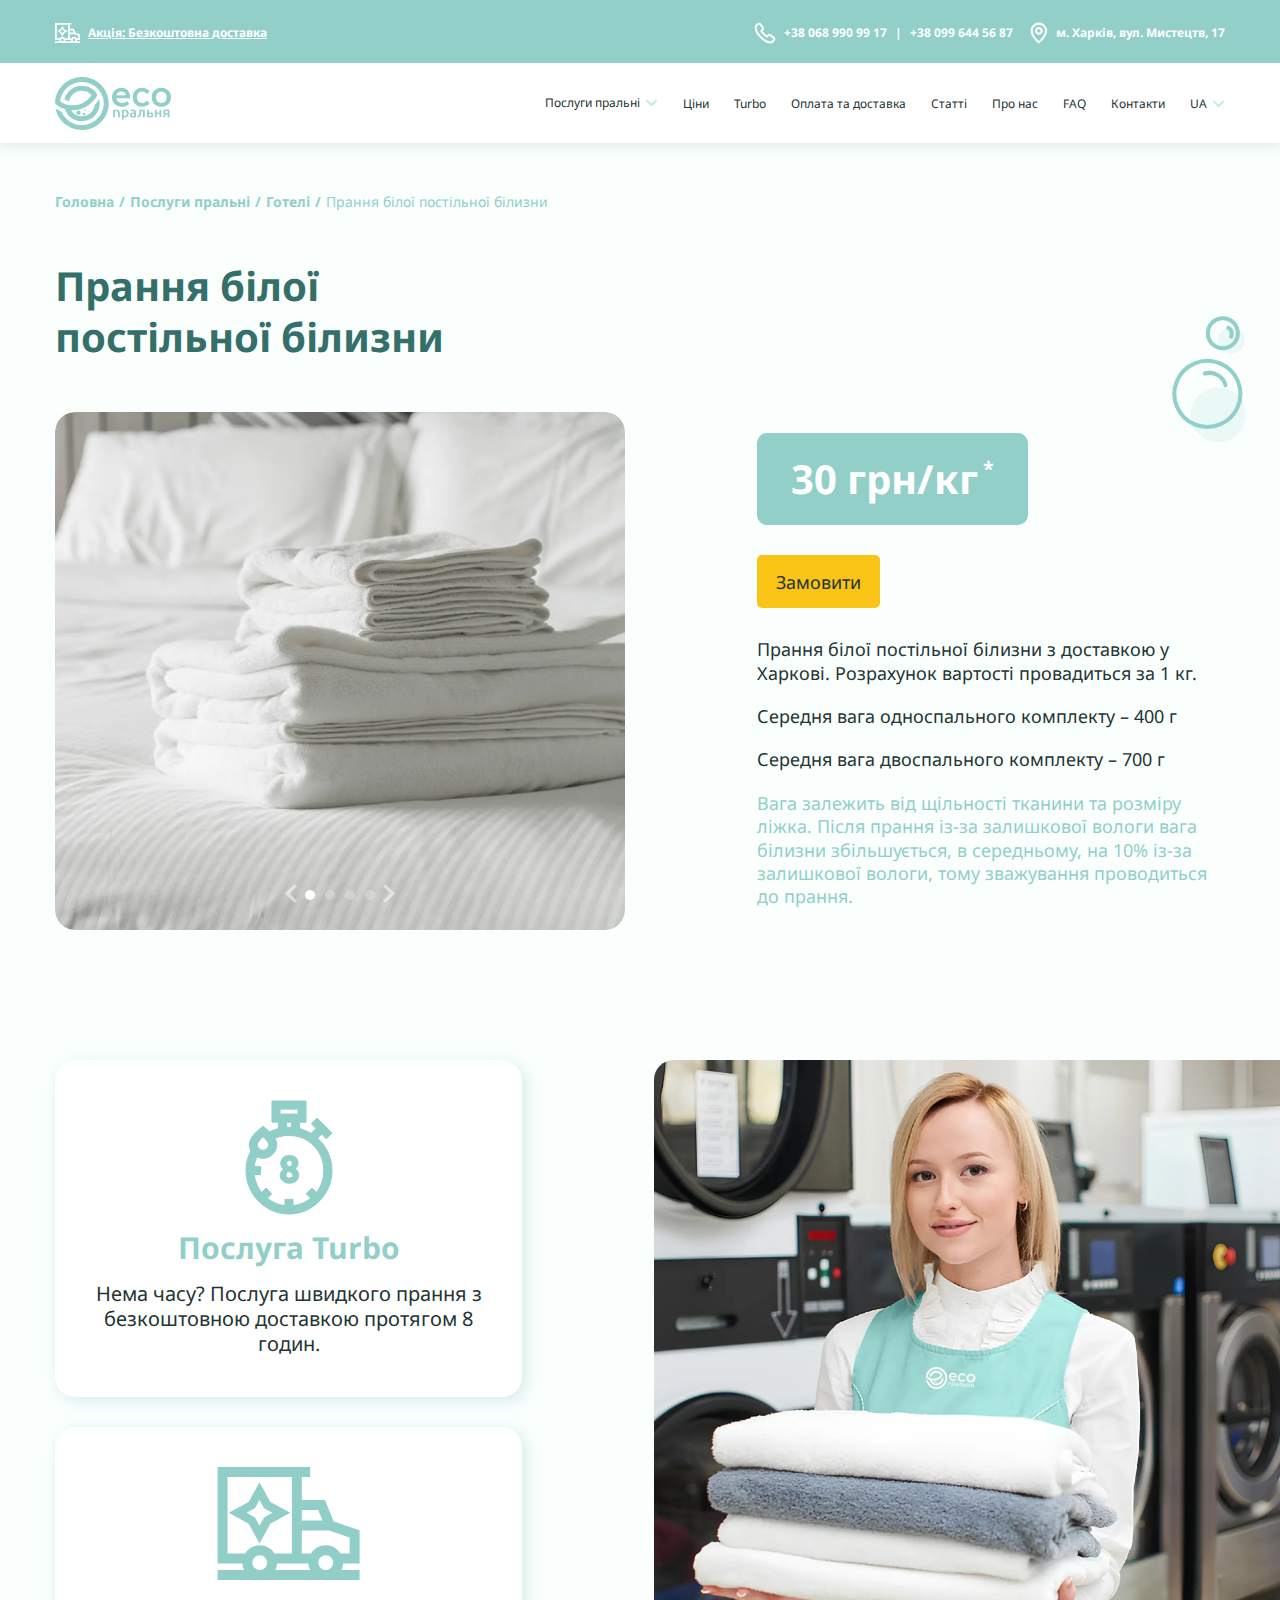
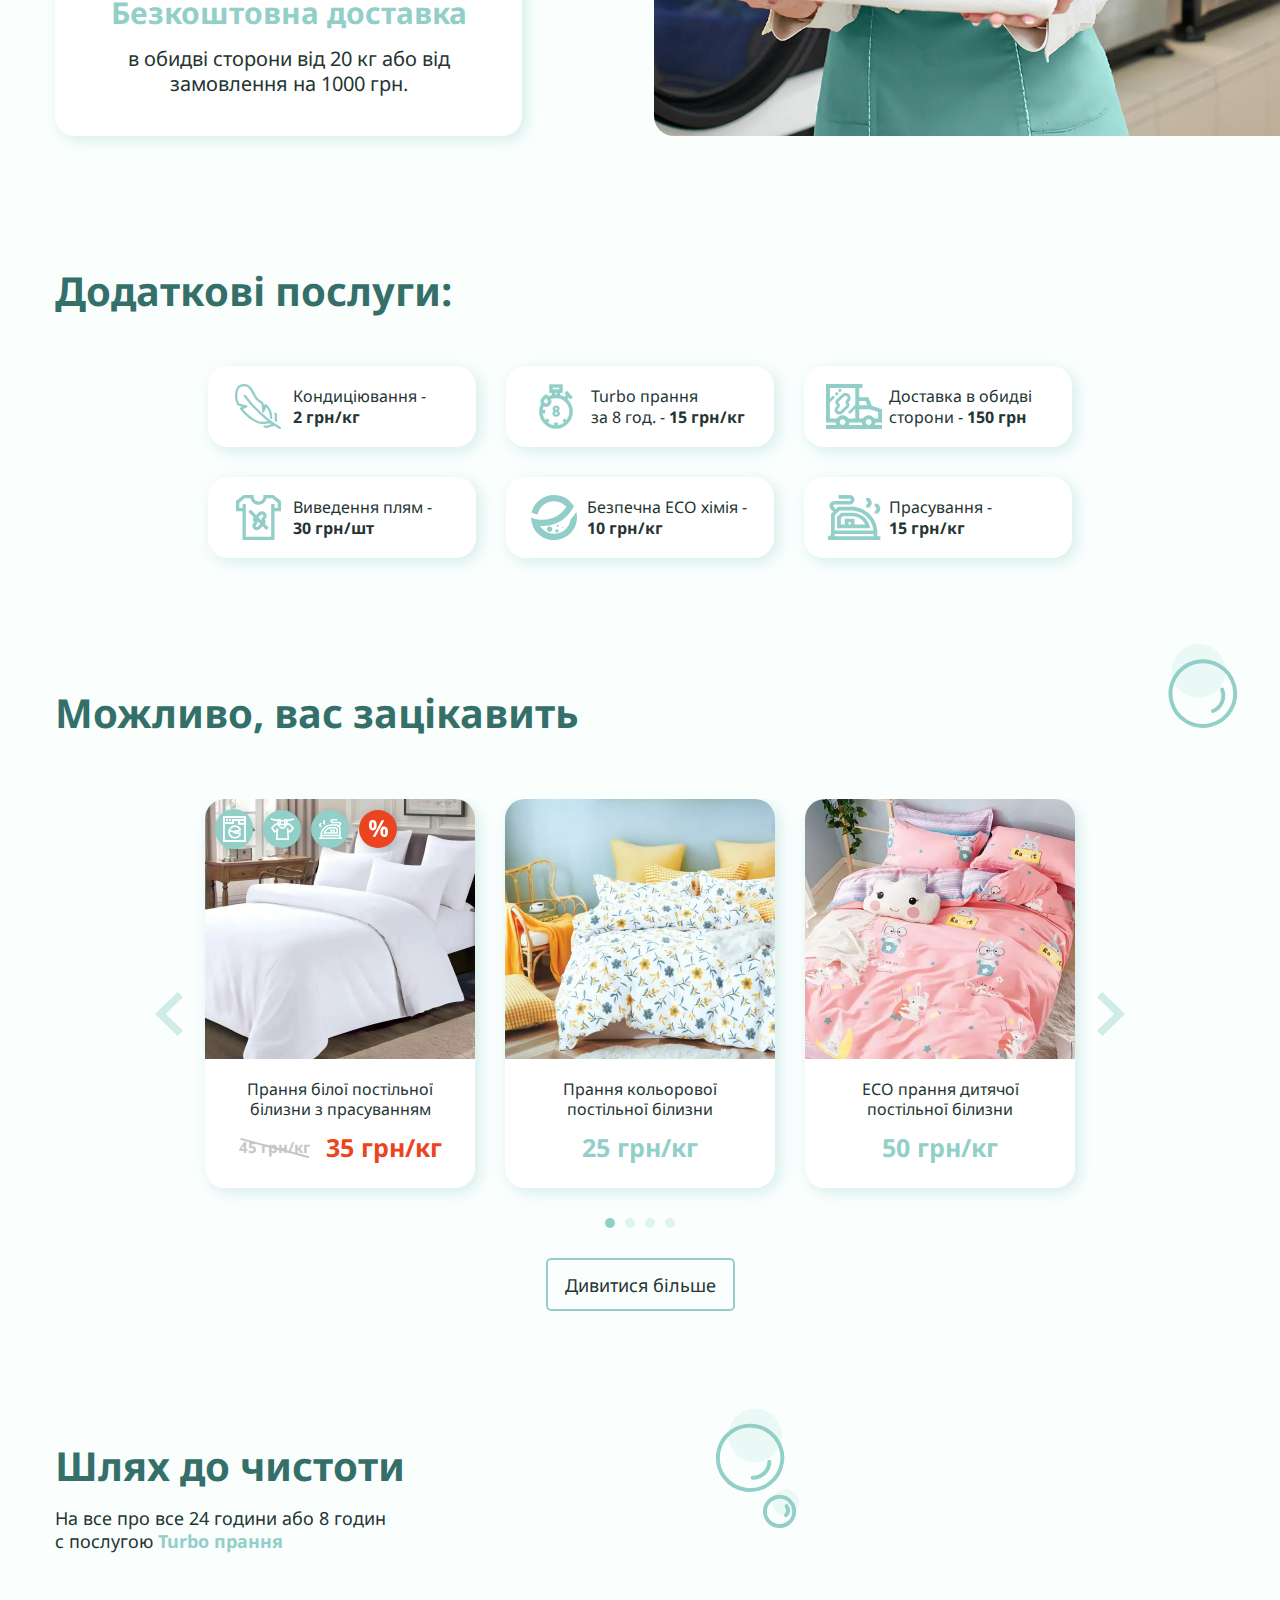
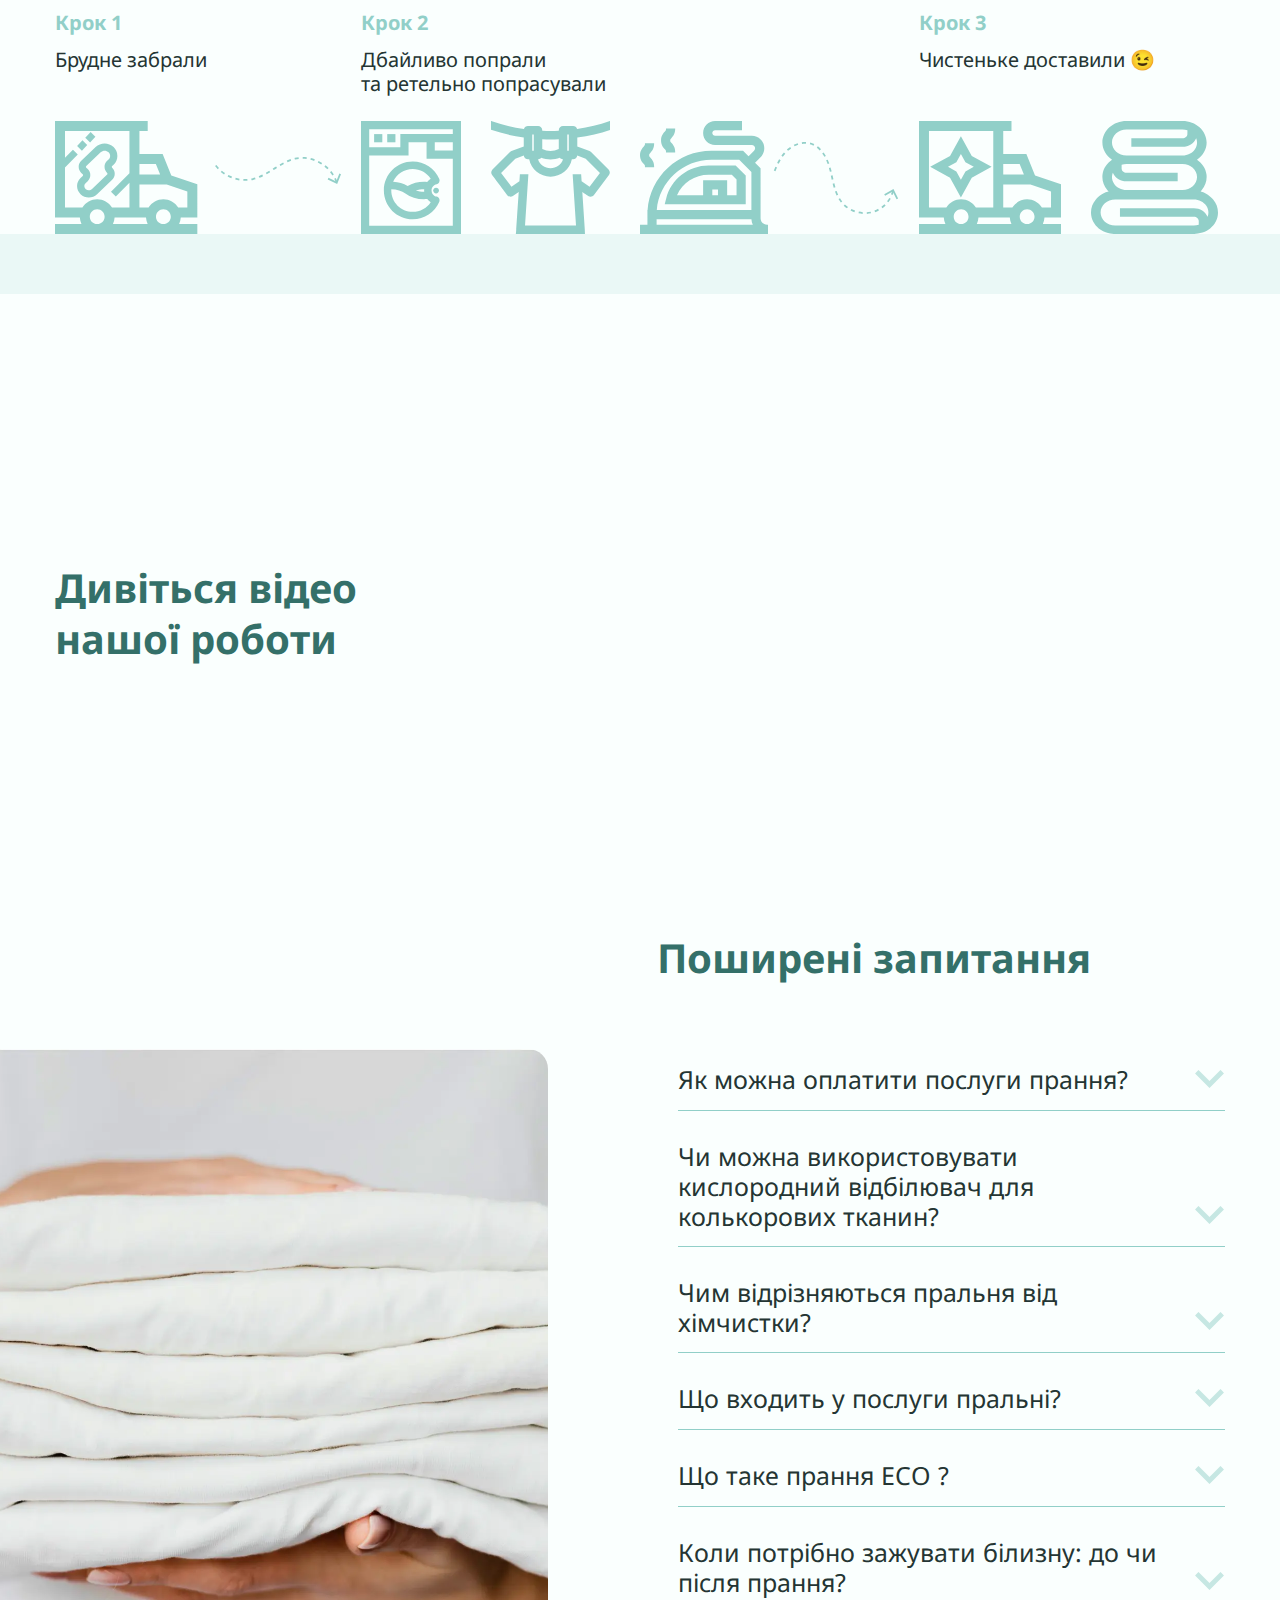
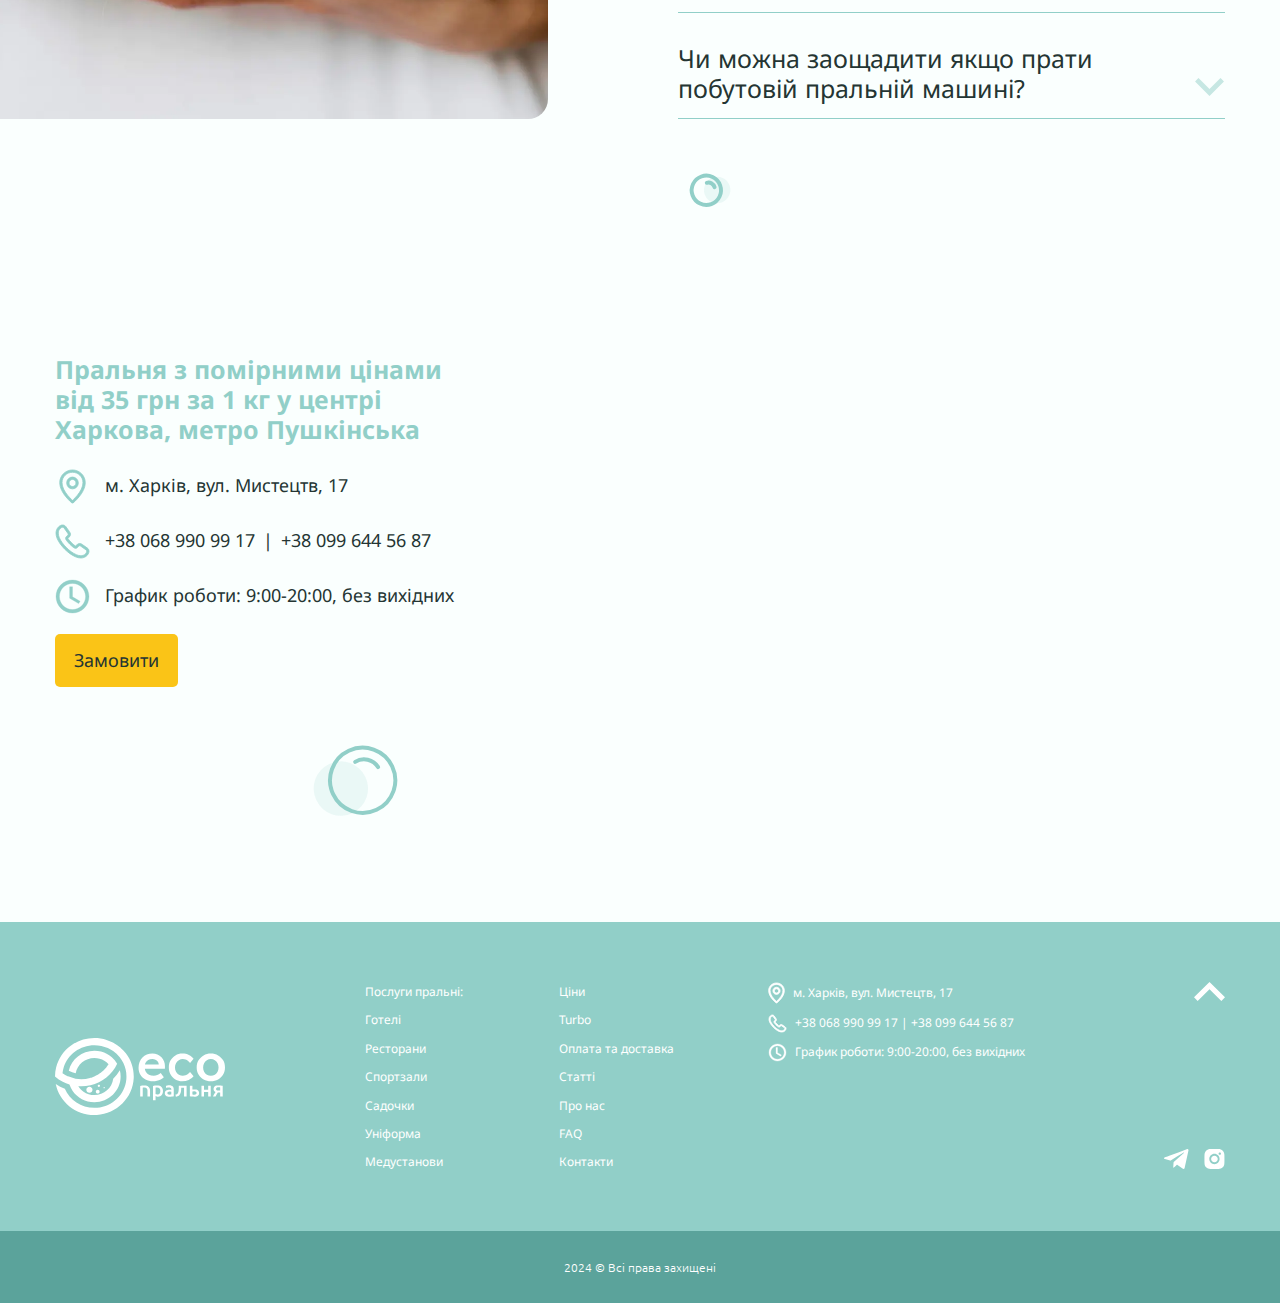
<file: service-detail.html>
<!DOCTYPE html>
<html lang="uk">

<head>
	<title>Прання білої постільної білизни</title>
	<meta charset="UTF-8">
	<meta name="format-detection" content="telephone=no">
	<!-- <style>body{opacity: 0;}</style> -->
	<link rel="stylesheet" href="css/style.min.css?_v=20240828133415">
	<link rel="shortcut icon" href="favicon.ico">
	<!-- <meta name="robots" content="noindex, nofollow"> -->
	<meta name="viewport" content="width=device-width, initial-scale=1.0">
</head>

<body>
	<div class="wrapper">
		<header class="header">
			<div class="header__top">
				<div class="header__container">
					<a href="" class="header__delivery header__link">
						<svg width="25" height="20" viewBox="0 0 25 20" fill="currentColor" xmlns="http://www.w3.org/2000/svg">
							<path d="M-1.90735e-06 17.0821V0H16.2827V1.76142H14.83V5.83619H18.9052L20.4276 9.65839L25 11.1891V17.0821H22.0904C22.0704 17.4826 21.9721 17.8758 21.8017 18.2386H25V20H-1.90735e-06V18.2386H4.65102C4.4806 17.8765 4.38228 17.4829 4.36227 17.0821H-1.90735e-06ZM10.0151 15.3207H13.0758V1.76142H1.75457V15.3203H4.81523C5.37099 14.4181 6.35936 13.861 7.41534 13.861C8.47132 13.861 9.45969 14.4178 10.0155 15.3203L10.0151 15.3207ZM16.2737 18.2386C16.1033 17.8762 16.0046 17.4826 15.985 17.0821H10.4677C10.4477 17.4829 10.3494 17.8762 10.179 18.2386H16.2741H16.2737ZM16.4373 15.3207C16.993 14.4185 17.9814 13.8613 19.0374 13.8613C20.0934 13.8613 21.0817 14.4181 21.6375 15.3207H23.2451V12.4589L19.6214 11.2459H14.8293V15.3207H16.4373ZM17.7354 16.931C17.7354 17.6524 18.3195 18.2389 19.0377 18.2389C19.756 18.2389 20.3397 17.6524 20.3397 16.931C20.3397 16.2097 19.7556 15.6235 19.0377 15.6235C18.3198 15.6235 17.7354 16.21 17.7354 16.931ZM7.41465 15.6235C6.6964 15.6235 6.11235 16.21 6.11235 16.931C6.11235 17.652 6.6964 18.2389 7.41465 18.2389C8.1329 18.2389 8.71695 17.6524 8.71695 16.931C8.71695 16.2097 8.1329 15.6235 7.41465 15.6235ZM14.8296 7.59796V9.48411H18.4685L17.7175 7.59796H14.8296Z" />
							<path d="M5.46448 6.19548L7.37705 2.68371L9.28962 6.19548L12.7867 8.11627L9.28962 10.0367L7.37705 13.5488L5.46448 10.0367L1.96707 8.11627L5.46448 6.19548ZM6.57463 8.92215L7.37705 10.3957L8.17947 8.92215L9.64633 8.11662L8.17947 7.31074L7.37705 5.83758L6.57463 7.31074L5.10777 8.11662L6.57463 8.92215Z" />
						</svg>
						<span>
							Акцiя: Безкоштовна доставка
						</span>
					</a>
					<div class="header__info">
						<div class="header__phones">
							<svg width="22" height="22" viewBox="0 0 22 22" stroke="currentColor" fill="currentColor" xmlns="http://www.w3.org/2000/svg">
								<path d="M16.0979 21C15.0447 21 13.9357 20.7488 12.7894 20.2651C11.671 19.7907 10.5433 19.1395 9.44362 18.3488C8.35322 17.5488 7.30009 16.6558 6.30289 15.6791C5.315 14.6837 4.42032 13.6326 3.62815 12.5535C2.82665 11.4372 2.1836 10.3209 1.72693 9.24186C1.24231 8.08837 1 6.97209 1 5.92093C1 5.19535 1.13048 4.50698 1.38211 3.86512C1.64306 3.20465 2.06244 2.5907 2.63094 2.06047C3.34856 1.35349 4.16869 1 5.04473 1C5.4082 1 5.78099 1.08372 6.09786 1.23256C6.46132 1.4 6.76887 1.65116 6.99254 1.98605L9.15471 5.02791C9.35042 5.29767 9.49953 5.55814 9.60205 5.8186C9.72321 6.09767 9.78844 6.37674 9.78844 6.64651C9.78844 7 9.68593 7.34419 9.49021 7.66977C9.35042 7.92093 9.13607 8.1907 8.8658 8.46047L8.23206 9.12093C8.24138 9.14884 8.2507 9.16744 8.26002 9.18605C8.37185 9.3814 8.59553 9.71628 9.02423 10.2186C9.48089 10.7395 9.9096 11.214 10.3383 11.6512C10.8882 12.1907 11.3448 12.6186 11.7735 12.9721C12.3048 13.4186 12.6496 13.6419 12.8546 13.7442L12.836 13.7907L13.5163 13.1209C13.8052 12.8326 14.0848 12.6186 14.3551 12.4791C14.8677 12.1628 15.52 12.107 16.1724 12.3767C16.4147 12.4791 16.6757 12.6186 16.9553 12.814L20.0494 15.0093C20.3942 15.2419 20.6459 15.5395 20.795 15.893C20.9348 16.2465 21 16.5721 21 16.8977C21 17.3442 20.8975 17.7907 20.7018 18.2093C20.5061 18.6279 20.2637 18.9907 19.9562 19.3256C19.425 19.9116 18.8472 20.3302 18.1761 20.6C17.5331 20.8605 16.8341 21 16.0979 21ZM5.04473 2.39535C4.53215 2.39535 4.05685 2.6186 3.60019 3.06512C3.17148 3.46512 2.87325 3.90233 2.68686 4.37674C2.49115 4.86047 2.39795 5.37209 2.39795 5.92093C2.39795 6.78605 2.60298 7.72558 3.01305 8.69302C3.43243 9.67907 4.01957 10.7023 4.76514 11.7256C5.51072 12.7488 6.35881 13.7442 7.29077 14.6837C8.22274 15.6047 9.22926 16.4605 10.2637 17.214C11.2703 17.9488 12.3048 18.5442 13.3299 18.9721C14.9236 19.6512 16.4147 19.8093 17.6449 19.2977C18.1202 19.1023 18.5396 18.8047 18.9217 18.3767C19.1361 18.1442 19.3038 17.893 19.4436 17.5954C19.5555 17.3628 19.6114 17.1209 19.6114 16.8791C19.6114 16.7302 19.5834 16.5814 19.5089 16.414C19.4809 16.3581 19.425 16.2558 19.2479 16.1349L16.1538 13.9395C15.9674 13.8093 15.7996 13.7163 15.6412 13.6512C15.4362 13.5674 15.3523 13.4837 15.0354 13.6791C14.849 13.7721 14.6813 13.9116 14.4949 14.0977L13.7866 14.7953C13.4231 15.1488 12.8639 15.2326 12.4352 15.0744L12.1836 14.9628C11.8015 14.7581 11.3541 14.4419 10.8602 14.0233C10.4129 13.6419 9.92824 13.1953 9.3411 12.6186C8.88444 12.1535 8.42777 11.6605 7.95247 11.1116C7.51445 10.6 7.19758 10.1628 7.00186 9.8L6.89003 9.52093C6.83411 9.30698 6.81547 9.18605 6.81547 9.05581C6.81547 8.72093 6.93663 8.42326 7.16962 8.1907L7.86859 7.46512C8.05499 7.27907 8.19478 7.10233 8.28798 6.94419C8.36253 6.82326 8.39049 6.72093 8.39049 6.62791C8.39049 6.55349 8.36254 6.44186 8.31594 6.33023C8.2507 6.1814 8.14818 6.01395 8.01771 5.83721L5.85555 2.78605C5.76235 2.65581 5.65051 2.56279 5.51072 2.49767C5.3616 2.43256 5.20317 2.39535 5.04473 2.39535Z" stroke-width="0.8" />
							</svg>
							<div class="header__phones-body">
								<a href="tel:+380689909917" class="header__link">
									+38 068 990 99 17
								</a>
								<a href="tel:+380996445687" class="header__link">
									+38 099 644 56 87
								</a>
							</div>
						</div>
						<a data-da=".menu__inner, 549.98" href="" class="header__link header__adres">
							<svg width="18" height="22" viewBox="0 0 18 22" fill="currentColor" xmlns="http://www.w3.org/2000/svg">
								<path fill-rule="evenodd" clip-rule="evenodd" d="M8.85713 5.28571C6.88571 5.28571 5.28571 6.88571 5.28571 8.85713C5.28571 10.8286 6.88571 12.4286 8.85713 12.4286C10.8286 12.4286 12.4286 10.8286 12.4286 8.85713C12.4286 6.88571 10.8286 5.28571 8.85713 5.28571ZM6.71428 8.85713C6.71428 7.67142 7.67142 6.71428 8.85713 6.71428C10.0428 6.71428 11 7.67142 11 8.85713C11 10.0428 10.0428 11 8.85713 11C7.67142 11 6.71428 10.0428 6.71428 8.85713Z" />
								<path fill-rule="evenodd" clip-rule="evenodd" d="M8.41428 20.85C8.41428 20.85 8.41428 20.85 8.85713 20.2857L8.41428 20.85C8.67142 21.05 9.04284 21.05 9.29998 20.85L8.85713 20.2857C9.29999 20.85 9.29998 20.85 9.29998 20.85V20.8428H9.30713L9.32143 20.8286C9.34286 20.8143 9.36427 20.8 9.3857 20.7714C9.44284 20.7286 9.52139 20.6643 9.62853 20.5786C9.82853 20.4071 10.1143 20.1571 10.4571 19.8357C11.1428 19.2 12.0643 18.2857 12.9786 17.1714C14.7929 14.9857 16.7143 11.9071 16.7143 8.63566C16.7143 4.39995 13.1786 1 8.85713 1C4.53571 1 1 4.39995 1 8.63566C1 11.9071 2.92141 14.9857 4.7357 17.1714C5.64998 18.2857 6.57143 19.2 7.25714 19.8357C7.6 20.1571 7.88574 20.4071 8.08574 20.5786C8.19288 20.6643 8.27143 20.7286 8.32857 20.7714C8.35 20.8 8.3714 20.8143 8.39283 20.8286L8.40713 20.8428H8.41428V20.85ZM2.42857 8.63566C2.42857 5.22852 5.28571 2.42857 8.85713 2.42857C12.4286 2.42857 15.2857 5.22852 15.2857 8.63566C15.2857 11.3857 13.6357 14.1357 11.8785 16.2643C11.0071 17.3143 10.1428 18.1857 9.48571 18.7857C9.24285 19.0143 9.02856 19.2071 8.85713 19.3571C8.6857 19.2071 8.47141 19.0143 8.22856 18.7857C7.57142 18.1857 6.70715 17.3143 5.83572 16.2643C4.07858 14.1357 2.42857 11.3857 2.42857 8.63566Z" />
								<path d="M8.41428 20.85C8.41428 20.85 8.41428 20.85 8.85713 20.2857M8.41428 20.85L8.85713 20.2857M8.41428 20.85C8.67142 21.05 9.04284 21.05 9.29998 20.85M8.41428 20.85V20.8429H8.40713L8.39283 20.8286C8.3714 20.8143 8.35 20.8 8.32857 20.7714C8.27143 20.7286 8.19288 20.6643 8.08574 20.5786C7.88574 20.4071 7.6 20.1571 7.25714 19.8357C6.57143 19.2 5.64998 18.2857 4.7357 17.1714C2.92141 14.9857 1 11.9071 1 8.63566C1 4.39995 4.53571 1 8.85713 1C13.1786 1 16.7143 4.39995 16.7143 8.63566C16.7143 11.9071 14.7929 14.9857 12.9786 17.1714C12.0643 18.2857 11.1428 19.2 10.4571 19.8357C10.1143 20.1571 9.82853 20.4071 9.62853 20.5786C9.52139 20.6643 9.44284 20.7286 9.3857 20.7714C9.36427 20.8 9.34286 20.8143 9.32143 20.8286L9.30713 20.8429H9.29998V20.85M8.85713 20.2857L9.29998 20.85M8.85713 20.2857C9.29999 20.85 9.29998 20.85 9.29998 20.85M8.85713 5.28571C6.88571 5.28571 5.28571 6.88571 5.28571 8.85713C5.28571 10.8286 6.88571 12.4286 8.85713 12.4286C10.8286 12.4286 12.4286 10.8286 12.4286 8.85713C12.4286 6.88571 10.8286 5.28571 8.85713 5.28571ZM6.71428 8.85713C6.71428 7.67142 7.67142 6.71428 8.85713 6.71428C10.0428 6.71428 11 7.67142 11 8.85713C11 10.0428 10.0428 11 8.85713 11C7.67142 11 6.71428 10.0428 6.71428 8.85713ZM2.42857 8.63566C2.42857 5.22852 5.28571 2.42857 8.85713 2.42857C12.4286 2.42857 15.2857 5.22852 15.2857 8.63566C15.2857 11.3857 13.6357 14.1357 11.8785 16.2643C11.0071 17.3143 10.1428 18.1857 9.48571 18.7857C9.24285 19.0143 9.02856 19.2071 8.85713 19.3571C8.6857 19.2071 8.47141 19.0143 8.22856 18.7857C7.57142 18.1857 6.70715 17.3143 5.83572 16.2643C4.07858 14.1357 2.42857 11.3857 2.42857 8.63566Z" fill="none" stroke="currentColor" stroke-width="0.8" />
							</svg>
							<span>
								м. Харків, вул. Мистецтв, 17
							</span>
						</a>
					</div>
				</div>
			</div>
			<div class="header__container">
				<div class="header__body">
					<a href="" class="header__logo">
						<img src="img/logo.svg" alt="eco logo">
					</a>
					<div class="header__menu menu">
						<button type="button" class="menu__icon icon-menu"><span></span></button>
						<nav class="menu__body">
							<div class="menu__inner">
								<ul class="menu__list">
									<li class="menu__item">
										<a href="" class="menu__link menu__toggle">Послуги пральні</a>
										<ul class="menu__dropdown dropdown-menu">
											<li class="dropdown-menu__item">
												<a href="" class="dropdown-menu__link">Усі послуги</a>
											</li>
											<li class="dropdown-menu__item">
												<a href="" class="dropdown-menu__link">Готелі</a>
											</li>
											<li class="dropdown-menu__item">
												<a href="" class="dropdown-menu__link">Ресторани</a>
											</li>
											<li class="dropdown-menu__item">
												<a href="" class="dropdown-menu__link">Спортзали</a>
											</li>
											<li class="dropdown-menu__item">
												<a href="" class="dropdown-menu__link">Caдoчки</a>
											</li>
											<li class="dropdown-menu__item">
												<a href="" class="dropdown-menu__link">Уніформа</a>
											</li>
											<li class="dropdown-menu__item">
												<a href="" class="dropdown-menu__link">Медустанови</a>
											</li>
										</ul>
									</li>
									<li class="menu__item">
										<a href="" class="menu__link">Цiни</a>
									</li>
									<li class="menu__item">
										<a href="" class="menu__link">Turbo</a>
									</li>
									<li class="menu__item">
										<a href="" class="menu__link">Оплата та доставка</a>
									</li>
									<li class="menu__item">
										<a href="" class="menu__link">Статті</a>
									</li>
									<li class="menu__item">
										<a href="" class="menu__link">Про нас</a>
									</li>
									<li class="menu__item">
										<a href="" class="menu__link">FAQ</a>
									</li>
									<li class="menu__item">
										<a href="" class="menu__link">Контакти</a>
									</li>
								</ul>
							</div>
						</nav>
					</div>
					<div class="header__lang languages">
						<button type="button" class="languages__current">
							UA
						</button>
						<ul class="languages__list">
							<li class="languages__item">
								<a href="" class="languages__link">
									ENG
								</a>
							</li>
							<li class="languages__item">
								<a href="" class="languages__link">
									РУС
								</a>
							</li>
						</ul>
					</div>
				</div>
			</div>
		</header>
		<main class="page service-detail">
			<section class="info info--detail">
				<div class="info__container">
					<div class="info__top breadcrumbs">
						<a href="index.html" class="breadcrumbs__link">Головна</a>
						<a href="index.html" class="breadcrumbs__link">Послуги пральні</a>
						<a href="index.html" class="breadcrumbs__link">Готелi</a>
						<a href="" class="breadcrumbs__link active">Прання білої постільної білизни</a>
					</div>
					<h2 class="info__title title">
						Прання білої <br>
						постільної білизни
					</h2>
					<div class="info__body">
						<div class="info__slider swiper">
							<div class="info__wrapper swiper-wrapper">
								<div class="info__slide swiper-slide">
									<img src="img/info/image-2.webp" alt="Image">
								</div>
								<div class="info__slide swiper-slide">
									<img src="img/info/image-1.webp" alt="Image">
								</div>
								<div class="info__slide swiper-slide">
									<img src="img/info/image-3.webp" alt="Image">
								</div>
								<div class="info__slide swiper-slide">
									<img src="img/info/image-4.webp" alt="Image">
								</div>
							</div>
							<div class="info__navigation">
								<button type="button" class="swiper-button-prev">
									<svg width="12" height="19" viewBox="0 0 12 19" fill="none" xmlns="http://www.w3.org/2000/svg">
										<path d="M12 2.24042L4.57991 9.5L12 16.7596L9.71005 19L5.38416e-07 9.5L9.71005 -1.00097e-07L12 2.24042Z" fill="white" fill-opacity="0.5" />
									</svg>
								</button>
								<div class="swiper-pagination"></div>
								<button type="button" class="swiper-button-next">
									<svg width="12" height="19" viewBox="0 0 12 19" fill="none" xmlns="http://www.w3.org/2000/svg">
										<path d="M2.67167e-08 16.7596L7.42009 9.5L1.99856e-07 2.24042L2.28995 2.73074e-08L12 9.5L2.28995 19L2.67167e-08 16.7596Z" fill="white" fill-opacity="0.5" />
									</svg>
								</button>
							</div>
						</div>
						<div class="info__content">
							<div data-da=".info__body, 649.98, 0" class="info__pricing">
								<div class="info__price">
									30 грн/кг <sup>*</sup>
								</div>
								<button data-popup="#popup" type="button" class="info__btn button">
									Замовити
								</button>
							</div>
							<div class="info__text">
								<p>
									Прання білої постільної білизни з доставкою
									у Харкові. Розрахунок вартості провадиться за 1 кг.
								</p>
								<p>
									Середня вага односпального комплекту – 400 г
								</p>
								<p>
									Середня вага двоспального комплекту – 700 г
								</p>
								<p class="green-text">
									Вага залежить від щільності тканини та розміру ліжка. Після прання із-за залишкової
									вологи вага білизни збільшується, в середньому, на 10% із-за залишкової вологи, тому
									зважування проводиться до прання. 
								</p>
							</div>
						</div>
					</div>
				</div>
			</section>
			<section class="features">
				<div class="features__body">
					<div class="features__info">
						<div class="features__card">
							<div class="features__card-icon small">
								<img src="img/icons/turbo.svg" alt="Image">
							</div>
							<h3 class="features__card-title">
								Послуга Turbo
							</h3>
							<p class="features__card-text">
								Нема часу? Послуга швидкого прання
								з безкоштовною доставкою протягом 8 годин.
							</p>
						</div>
						<div class="features__card">
							<div class="features__card-icon">
								<img src="img/icons/delivery.svg" alt="Image">
							</div>
							<h3 class="features__card-title">
								Безкоштовна доставка
							</h3>
							<p class="features__card-text">
								в обидві сторони від 20 кг
								або від замовлення на 1000 грн.
							</p>
						</div>
					</div>
					<div class="features__img">
						<img src="img/features-bg.webp" alt="Image">
					</div>
				</div>
			</section>
			<section class="additional">
				<div class="additional__container">
					<h2 class="additional__title title">
						Додаткові послуги:
					</h2>
					<div class="additional__items">
						<div class="additional__item">
							<div class="additional__item-icon">
								<img src="img/icons/Icon-17.svg" alt="Image">
							</div>
							<div class="additional__item-body">
								Кондиціювання - <br>
								<span>2 грн/кг</span>
							</div>
						</div>
						<div class="additional__item">
							<div class="additional__item-icon">
								<img src="img/icons/turbo.svg" alt="Image">
							</div>
							<div class="additional__item-body">
								Turbo прання <br>
								за 8 год. - <span>15 грн/кг</span>
							</div>
						</div>
						<div class="additional__item">
							<div class="additional__item-icon">
								<img src="img/icons/Icon-18.svg" alt="Image">
							</div>
							<div class="additional__item-body">
								Доставка в обидві <br>
								сторони - <span>150 грн</span>
							</div>
						</div>
						<div class="additional__item">
							<div class="additional__item-icon">
								<img src="img/icons/Icon-19.svg" alt="Image">
							</div>
							<div class="additional__item-body">
								Виведення плям - <br>
								<span>30 грн/шт</span>
							</div>
						</div>
						<div class="additional__item">
							<div class="additional__item-icon">
								<img src="img/icons/Icon-20.svg" alt="Image">
							</div>
							<div class="additional__item-body">
								Безпечна ECO хімія -
								<span>10 грн/кг</span>
							</div>
						</div>
						<div class="additional__item">
							<div class="additional__item-icon">
								<img src="img/icons/Icon-21.svg" alt="Image">
							</div>
							<div class="additional__item-body">
								Прасування - <br>
								<span>15 грн/кг</span>
							</div>
						</div>
					</div>
				</div>
			</section>
			<section class="interested">
				<div class="interested__container">
					<h2 class="interested__title title">
						Можливо, вас зацiкавить
					</h2>
					<div class="interested__slider swiper">
						<div class="interested__wrapper swiper-wrapper">
							<div class="interested__slide swiper-slide">
								<a href="" class="card">
									<div class="card__badges">
										<div class="card__badge">
											<img src="img/icons/Icon-10.svg" alt="Image">
										</div>
										<div class="card__badge">
											<img src="img/icons/Icon-16.svg" alt="Image">
										</div>
										<div class="card__badge">
											<img src="img/icons/Icon-12.svg" alt="Image">
										</div>
										<div class="card__sale">
											<img src="img/icons/sale.svg" alt="Image">
										</div>
									</div>
									<div class="card__img">
										<img src="img/products/image-1.webp" alt="Image">
									</div>
									<div class="card__body">
										<div class="card__title">
											Прання білої постільної
											білизни з прасуванням
										</div>
										<div class="card__prices">
											<div class="card__oldprice">
												45 грн/кг
											</div>
											<div class="card__price sale">
												35 грн/кг
											</div>
										</div>
									</div>
								</a>
							</div>
							<div class="interested__slide swiper-slide">
								<a href="" class="card">
									<div class="card__img">
										<img src="img/products/image-2.webp" alt="Image">
									</div>
									<div class="card__body">
										<div class="card__title">
											Прання кольорової
											постільної білизни
										</div>
										<div class="card__prices">
											<div class="card__price">
												25 грн/кг
											</div>
										</div>
									</div>
								</a>
							</div>
							<div class="interested__slide swiper-slide">
								<a href="" class="card">
									<div class="card__img">
										<img src="img/products/image-3.webp" alt="Image">
									</div>
									<div class="card__body">
										<div class="card__title">
											ECO прання дитячої
											постільної білизни
										</div>
										<div class="card__prices">
											<div class="card__price">
												50 грн/кг
											</div>
										</div>
									</div>
								</a>
							</div>
							<div class="interested__slide swiper-slide">
								<a href="" class="card">
									<div class="card__badges">
										<div class="card__badge">
											<img src="img/icons/Icon-10.svg" alt="Image">
										</div>
										<div class="card__badge">
											<img src="img/icons/Icon-12.svg" alt="Image">
										</div>
									</div>
									<div class="card__img">
										<img src="img/products/image-4.webp" alt="Image">
									</div>
									<div class="card__body">
										<div class="card__title">
											Прання одягу трикотаж
											з прасуванням
										</div>
										<div class="card__prices">
											<div class="card__price">
												45 грн/кг
											</div>
										</div>
									</div>
								</a>
							</div>
							<div class="interested__slide swiper-slide">
								<a href="" class="card">
									<div class="card__img">
										<img src="img/products/image-5.webp" alt="Image">
									</div>
									<div class="card__body">
										<div class="card__title">
											Прання білих рушників
											махра або текстиль
										</div>
										<div class="card__prices">
											<div class="card__price">
												45 грн/кг
											</div>
										</div>
									</div>
								</a>
							</div>
							<div class="interested__slide swiper-slide">
								<a href="" class="card">
									<div class="card__img">
										<img src="img/products/image-6.webp" alt="Image">
									</div>
									<div class="card__body">
										<div class="card__title">
											Прання ковдр на синтепоні
											або без утеплювача
										</div>
										<div class="card__prices">
											<div class="card__price">
												350 грн/шт
											</div>
										</div>
									</div>
								</a>
							</div>
						</div>
						<div class="interested__arrows">
							<button type="button" class="swiper-button-prev">
								<svg width="28" height="44" viewBox="0 0 28 44" fill="none" xmlns="http://www.w3.org/2000/svg">
									<path d="M28 5.18833L10.6864 22L28 38.8117L22.6568 44L9.45698e-07 22L22.6568 -2.3356e-07L28 5.18833Z" fill="#91CFC8" fill-opacity="0.4" />
								</svg>
							</button>
							<button type="button" class="swiper-button-next">
								<svg width="28" height="44" viewBox="0 0 28 44" fill="none" xmlns="http://www.w3.org/2000/svg">
									<path d="M6.18703e-08 38.8117L17.3136 22L4.62824e-07 5.18834L5.34322 6.37173e-08L28 22L5.34322 44L6.18703e-08 38.8117Z" fill="#91CFC8" fill-opacity="0.4" />
								</svg>
							</button>
						</div>
						<div class="swiper-pagination green-bullet"></div>
					</div>
					<a href="" class="interested__btn button-empty">
						Дивитися бiльше
					</a>
				</div>
			</section>
			<section class="way">
				<div class="way__container">
					<div class="way__head">
						<h2 class="way__title title">
							Шлях до чистоти
						</h2>
						<p class="way__text">
							На все про все 24 години або 8 годин
							с послугою <a data-popup="#popup-turbo" href="">Turbo прання</a>
						</p>
					</div>
					<div class="way__steps">
						<div class="way__step way__step--1">
							<div class="way__step-body">
								<h4 class="way__step-title">
									Крок 1
								</h4>
								<p class="way__step-text">
									Брудне забрали
								</p>
								<div class="way__step-icon">
									<img src="img/icons/delivery-2.svg" alt="Image">
								</div>
							</div>
						</div>
						<div class="way__step way__step--2">
							<div class="way__step-body">
								<h4 class="way__step-title">
									Крок 2
								</h4>
								<p class="way__step-text">
									Дбайливо попрали <br> та ретельно попрасували
								</p>
								<div class="way__step-icon">
									<img src="img/icons/washing.svg" alt="Image">
								</div>
							</div>
						</div>
						<div class="way__step way__step--3">
							<div class="way__step-body">
								<h4 class="way__step-title">
									Крок 3
								</h4>
								<p class="way__step-text">
									Чистеньке доставили 😉
								</p>
								<div class="way__step-icon">
									<img src="img/icons/delivery-3.svg" alt="Image">
								</div>
							</div>
						</div>
					</div>
				</div>
			</section>
			<section class="video">
				<div class="video__container">
					<h2 class="video__title title">
						Дивіться відео
						нашої роботи
					</h2>
					<div class="video__video">
						<iframe src="https://www.youtube.com/embed/uPhJDFjaHMQ?si=knR1-kpBB-PuOl8C" title="YouTube video player" frameborder="0" allow="accelerometer; autoplay; clipboard-write; encrypted-media; gyroscope; picture-in-picture; web-share" referrerpolicy="strict-origin-when-cross-origin" allowfullscreen>
						</iframe>
					</div>
				</div>
			</section>
			<section class="faq">
				<div class="faq__wrapper">
					<h2 class="faq__title title">
						Поширенi запитання
					</h2>
					<div class="faq__body">
						<div class="faq__img">
							<img src="img/faq-bg.webp" alt="Image">
						</div>
						<div data-spollers data-one-spoller class="faq__spollers spollers">
							<details class="spollers__item">
								<summary class="spollers__title">
									Як можна оплатити послуги прання?
								</summary>
								<div class="spollers__body">
									У послуги пральні входить огляд виробів на наявність плям, замочування для видалення
									видимих ​​забруднень, прання, сушіння та прасування в деяких випадках.
								</div>
							</details>
							<details class="spollers__item">
								<summary class="spollers__title">
									Чи можна використовувати кислородний відбілювач для колькорових тканин?
								</summary>
								<div class="spollers__body">У послуги пральні входить огляд виробів на наявність плям,
									замочування для видалення видимих ​​забруднень, прання, сушіння та прасування в
									деяких випадках.
								</div>
							</details>
							<details class="spollers__item">
								<summary class="spollers__title">
									Чим відрізняються пральня від хімчистки?
								</summary>
								<div class="spollers__body">
									У послуги пральні входить огляд виробів на наявність плям, замочування для видалення
									видимих ​​забруднень, прання, сушіння та прасування в деяких випадках.
								</div>
							</details>
							<details class="spollers__item">
								<summary class="spollers__title">
									Що входить у послуги пральні?
								</summary>
								<div class="spollers__body">
									У послуги пральні входить огляд виробів на наявність плям, замочування для видалення
									видимих ​​забруднень, прання, сушіння та прасування в деяких випадках.
								</div>
							</details>
							<details class="spollers__item">
								<summary class="spollers__title">
									Що таке прання ECO ?
								</summary>
								<div class="spollers__body">
									У послуги пральні входить огляд виробів на наявність плям, замочування для видалення
									видимих ​​забруднень, прання, сушіння та прасування в деяких випадках.
								</div>
							</details>
							<details class="spollers__item">
								<summary class="spollers__title">
									Коли потрібно зажувати білизну:
									до чи після прання?
								</summary>
								<div class="spollers__body">
									У послуги пральні входить огляд виробів на наявність плям, замочування для видалення
									видимих ​​забруднень, прання, сушіння та прасування в деяких випадках.
								</div>
							</details>
							<details class="spollers__item">
								<summary class="spollers__title">
									Чи можна заощадити якщо прати побутовій пральній машині?
								</summary>
								<div class="spollers__body">
									У послуги пральні входить огляд виробів на наявність плям,
									замочування для видалення видимих ​​забруднень, прання, сушіння та прасування в
									деяких випадках.
								</div>
							</details>
						</div>
					</div>
				</div>
			</section>
			<section class="contacts">
				<div class="contacts__wrapper">
					<div class="contacts__body">
						<div class="contacts__content">
							<h4 class="contacts__title">
								Пральня з помірними цінами від 35 грн за 1 кг
								у центрі Харкова, метро Пушкінська
							</h4>
							<div class="contacts__items">
								<div class="contacts__item">
									<svg width="29" height="37" viewBox="0 0 29 37" fill="none" xmlns="http://www.w3.org/2000/svg">
										<path fill-rule="evenodd" clip-rule="evenodd" d="M14.5 8.49999C11.1127 8.49999 8.36364 11.3 8.36364 14.75C8.36364 18.2 11.1127 21 14.5 21C17.8873 21 20.6364 18.2 20.6364 14.75C20.6364 11.3 17.8873 8.49999 14.5 8.49999ZM10.8182 14.75C10.8182 12.675 12.4627 11 14.5 11C16.5373 11 18.1818 12.675 18.1818 14.75C18.1818 16.825 16.5373 18.5 14.5 18.5C12.4627 18.5 10.8182 16.825 10.8182 14.75Z" fill="#91CFC8" />
										<path fill-rule="evenodd" clip-rule="evenodd" d="M13.7391 35.7375C13.7391 35.7375 13.7391 35.7374 14.5 34.75L13.7391 35.7375C14.1809 36.0875 14.8191 36.0875 15.2609 35.7375L14.5 34.75C15.2609 35.7374 15.2609 35.7375 15.2609 35.7375V35.725H15.2732L15.2978 35.7C15.3346 35.675 15.3714 35.65 15.4082 35.6C15.5064 35.525 15.6413 35.4125 15.8254 35.2625C16.169 34.9625 16.66 34.5249 17.2491 33.9624C18.4273 32.8499 20.0105 31.25 21.5814 29.3C24.6987 25.475 28 20.0874 28 14.3624C28 6.94992 21.925 1 14.5 1C7.075 1 1 6.94992 1 14.3624C1 20.0874 4.30134 25.475 7.41861 29.3C8.98952 31.25 10.5727 32.8499 11.7509 33.9624C12.34 34.5249 12.831 34.9625 13.1746 35.2625C13.3587 35.4125 13.4936 35.525 13.5918 35.6C13.6286 35.65 13.6654 35.675 13.7022 35.7L13.7268 35.725H13.7391V35.7375ZM3.45455 14.3624C3.45455 8.39992 8.36364 3.5 14.5 3.5C20.6364 3.5 25.5455 8.39992 25.5455 14.3624C25.5455 19.1749 22.7104 23.9875 19.6913 27.7125C18.1941 29.55 16.7091 31.075 15.58 32.125C15.1627 32.525 14.7945 32.8624 14.5 33.1249C14.2055 32.8624 13.8373 32.525 13.42 32.125C12.2909 31.075 10.8059 29.55 9.30866 27.7125C6.28957 23.9875 3.45455 19.1749 3.45455 14.3624Z" fill="#91CFC8" />
										<path d="M13.7391 35.7375C13.7391 35.7375 13.7391 35.7374 14.5 34.75M13.7391 35.7375L14.5 34.75M13.7391 35.7375C14.1809 36.0875 14.8191 36.0875 15.2609 35.7375M13.7391 35.7375V35.725H13.7268L13.7022 35.7C13.6654 35.675 13.6286 35.65 13.5918 35.6C13.4936 35.525 13.3587 35.4125 13.1746 35.2625C12.831 34.9625 12.34 34.5249 11.7509 33.9624C10.5727 32.8499 8.98952 31.25 7.41861 29.3C4.30134 25.475 1 20.0874 1 14.3624C1 6.94992 7.075 1 14.5 1C21.925 1 28 6.94992 28 14.3624C28 20.0874 24.6987 25.475 21.5814 29.3C20.0105 31.25 18.4273 32.8499 17.2491 33.9624C16.66 34.5249 16.169 34.9625 15.8254 35.2625C15.6413 35.4125 15.5064 35.525 15.4082 35.6C15.3714 35.65 15.3346 35.675 15.2978 35.7L15.2732 35.725H15.2609V35.7375M14.5 34.75L15.2609 35.7375M14.5 34.75C15.2609 35.7374 15.2609 35.7375 15.2609 35.7375M14.5 8.49999C11.1127 8.49999 8.36364 11.3 8.36364 14.75C8.36364 18.2 11.1127 21 14.5 21C17.8873 21 20.6364 18.2 20.6364 14.75C20.6364 11.3 17.8873 8.49999 14.5 8.49999ZM10.8182 14.75C10.8182 12.675 12.4627 11 14.5 11C16.5373 11 18.1818 12.675 18.1818 14.75C18.1818 16.825 16.5373 18.5 14.5 18.5C12.4627 18.5 10.8182 16.825 10.8182 14.75ZM3.45455 14.3624C3.45455 8.39992 8.36364 3.5 14.5 3.5C20.6364 3.5 25.5455 8.39992 25.5455 14.3624C25.5455 19.1749 22.7104 23.9875 19.6913 27.7125C18.1941 29.55 16.7091 31.075 15.58 32.125C15.1627 32.525 14.7945 32.8624 14.5 33.1249C14.2055 32.8624 13.8373 32.525 13.42 32.125C12.2909 31.075 10.8059 29.55 9.30866 27.7125C6.28957 23.9875 3.45455 19.1749 3.45455 14.3624Z" stroke="#91CFC8" stroke-width="0.8" />
									</svg>
									<span>м. Харків, вул. Мистецтв, 17</span>
								</div>
								<div class="contacts__item">
									<svg width="35" height="35" viewBox="0 0 35 35" fill="none" xmlns="http://www.w3.org/2000/svg">
										<path d="M25.9115 34C24.1738 34 22.3439 33.5856 20.4525 32.7874C18.6072 32.0047 16.7465 30.9302 14.932 29.6256C13.1328 28.3056 11.3952 26.8321 9.74977 25.2205C8.11976 23.5781 6.64352 21.8437 5.33644 20.0633C4.01398 18.2214 2.95294 16.3795 2.19944 14.5991C1.39981 12.6958 1 10.854 1 9.11954C1 7.92233 1.21528 6.78651 1.63048 5.72744C2.06104 4.63767 2.75303 3.62465 3.69105 2.74977C4.87512 1.58326 6.22833 1 7.67381 1C8.27353 1 8.88863 1.13814 9.41146 1.38372C10.0112 1.66 10.5186 2.07442 10.8877 2.62698L14.4553 7.64605C14.7782 8.09116 15.0242 8.52093 15.1934 8.9507C15.3933 9.41116 15.5009 9.87163 15.5009 10.3167C15.5009 10.9 15.3318 11.4679 15.0089 12.0051C14.7782 12.4195 14.4245 12.8647 13.9786 13.3098L12.9329 14.3995C12.9483 14.4456 12.9637 14.4763 12.979 14.507C13.1636 14.8293 13.5326 15.3819 14.24 16.2107C14.9935 17.0702 15.7008 17.853 16.4082 18.5744C17.3155 19.4647 18.069 20.1707 18.7763 20.754C19.6528 21.4907 20.2218 21.8591 20.5601 22.0279L20.5294 22.1047L21.6519 20.9995C22.1286 20.5237 22.5899 20.1707 23.0359 19.9405C23.8816 19.4186 24.9581 19.3265 26.0345 19.7716C26.4343 19.9405 26.8649 20.1707 27.3262 20.493L32.4315 24.1153C33.0005 24.4991 33.4157 24.9902 33.6617 25.5735C33.8924 26.1567 34 26.694 34 27.2312C34 27.9679 33.8308 28.7047 33.5079 29.3953C33.185 30.086 32.7852 30.6847 32.2777 31.2372C31.4012 32.2042 30.4478 32.8949 29.3406 33.34C28.2796 33.7698 27.1263 34 25.9115 34ZM7.67381 3.30233C6.82805 3.30233 6.0438 3.6707 5.29031 4.40744C4.58294 5.06744 4.09087 5.78884 3.78332 6.57163C3.46039 7.36977 3.30662 8.21395 3.30662 9.11954C3.30662 10.547 3.64492 12.0972 4.32153 13.6935C5.01351 15.3205 5.98229 17.0088 7.21249 18.6972C8.44268 20.3856 9.84203 22.0279 11.3798 23.5781C12.9175 25.0977 14.5783 26.5098 16.2852 27.753C17.9459 28.9656 19.6528 29.9479 21.3444 30.654C23.9739 31.7744 26.4343 32.0353 28.4641 31.1912C29.2484 30.8688 29.9404 30.3777 30.5708 29.6716C30.9245 29.2879 31.2013 28.8735 31.432 28.3823C31.6165 27.9986 31.7088 27.5995 31.7088 27.2005C31.7088 26.9549 31.6626 26.7093 31.5396 26.433C31.4935 26.3409 31.4012 26.1721 31.109 25.9726L26.0037 22.3502C25.6962 22.1353 25.4194 21.9819 25.158 21.8744C24.8197 21.7363 24.6813 21.5981 24.1584 21.9205C23.8509 22.074 23.5741 22.3042 23.2665 22.6112L22.0979 23.7623C21.4981 24.3456 20.5755 24.4837 19.8681 24.2228L19.4529 24.0386C18.8225 23.7009 18.0843 23.1791 17.2693 22.4884C16.5312 21.8591 15.7316 21.1223 14.7628 20.1707C14.0093 19.4033 13.2558 18.5898 12.4716 17.6842C11.7488 16.84 11.226 16.1186 10.9031 15.52L10.7185 15.0595C10.6263 14.7065 10.5955 14.507 10.5955 14.2921C10.5955 13.7395 10.7954 13.2484 11.1799 12.8647L12.3332 11.6674C12.6407 11.3605 12.8714 11.0688 13.0252 10.8079C13.1482 10.6084 13.1943 10.4395 13.1943 10.286C13.1943 10.1633 13.1482 9.97907 13.0713 9.79488C12.9637 9.5493 12.7945 9.27302 12.5792 8.9814L9.01165 3.94698C8.85788 3.73209 8.67335 3.5786 8.44268 3.47116C8.19665 3.36372 7.93523 3.30233 7.67381 3.30233Z" fill="#91CFC8" stroke="#91CFC8" stroke-width="0.8" />
									</svg>
									<div class="contacts__item-links">
										<a href="tel:+380689909917">+38 068 990 99 17</a>
										<span>|</span>
										<a href="tel:+380996445687">+38 099 644 56 87</a>
									</div>
								</div>
								<div class="contacts__item">
									<svg width="35" height="35" viewBox="0 0 35 35" fill="none" xmlns="http://www.w3.org/2000/svg">
										<path d="M17.5 7.82759H14.6552V19.2069L23.6543 24.6216L25.0862 22.2793L17.5 17.7845V7.82759Z" fill="#91CFC8" />
										<path fill-rule="evenodd" clip-rule="evenodd" d="M17.5 30.5862C24.7273 30.5862 30.5862 24.7273 30.5862 17.5C30.5862 10.2727 24.7273 4.41379 17.5 4.41379C10.2727 4.41379 4.41379 10.2727 4.41379 17.5C4.41379 24.7273 10.2727 30.5862 17.5 30.5862ZM17.5 34C26.6127 34 34 26.6127 34 17.5C34 8.3873 26.6127 1 17.5 1C8.3873 1 1 8.3873 1 17.5C1 26.6127 8.3873 34 17.5 34Z" fill="#91CFC8" />
										<path d="M17.5 7.82759H14.6552V19.2069L23.6543 24.6216L25.0862 22.2793L17.5 17.7845V7.82759Z" stroke="#91CFC8" stroke-width="0.3" />
										<path fill-rule="evenodd" clip-rule="evenodd" d="M17.5 30.5862C24.7273 30.5862 30.5862 24.7273 30.5862 17.5C30.5862 10.2727 24.7273 4.41379 17.5 4.41379C10.2727 4.41379 4.41379 10.2727 4.41379 17.5C4.41379 24.7273 10.2727 30.5862 17.5 30.5862ZM17.5 34C26.6127 34 34 26.6127 34 17.5C34 8.3873 26.6127 1 17.5 1C8.3873 1 1 8.3873 1 17.5C1 26.6127 8.3873 34 17.5 34Z" stroke="#91CFC8" stroke-width="0.3" />
									</svg>
									<span>График роботи: 9:00-20:00, без вихідних </span>
								</div>
							</div>
							<button data-popup="#popup" type="button" class="contacts__btn button">
								Замовити
							</button>
						</div>
						<div class="contacts__map">
							<iframe src="https://www.google.com/maps/embed?pb=!1m18!1m12!1m3!1d2564.6601062008363!2d36.247235499999995!3d49.99898160000001!2m3!1f0!2f0!3f0!3m2!1i1024!2i768!4f13.1!3m3!1m2!1s0x4127a0e9ea7cd8ad%3A0x1eaabb4feb0c0918!2z0LLRg9C70LjRhtGPINCc0LjRgdGC0LXRhtGC0LIsIDE3LCDQpdCw0YDQutGW0LIsINCl0LDRgNC60ZbQstGB0YzQutCwINC-0LHQu9Cw0YHRgtGMLCA2MTAwMA!5e0!3m2!1suk!2sua!4v1724506200311!5m2!1suk!2sua" style="border:0;" allowfullscreen="" loading="lazy" referrerpolicy="no-referrer-when-downgrade"></iframe>
						</div>
					</div>
				</div>
			</section>
		</main>
		<footer class="footer">
			<div class="footer__container">
				<div class="footer__body">
					<div class="footer__left">
						<a href="" class="footer__logo">
							<img src="img/logo-white.svg" alt="logo">
						</a>
					</div>
					<div class="footer__nav">
						<ul class="footer__nav-list">
							<li class="footer__nav-item">
								<a href="" class="footer__nav-link">
									Послуги пральні:
								</a>
							</li>
							<li class="footer__nav-item">
								<a href="" class="footer__nav-link">
									Готелі
								</a>
							</li>
							<li class="footer__nav-item">
								<a href="" class="footer__nav-link">
									Ресторани
								</a>
							</li>
							<li class="footer__nav-item">
								<a href="" class="footer__nav-link">
									Спортзали
								</a>
							</li>
							<li class="footer__nav-item">
								<a href="" class="footer__nav-link">
									Садочки
								</a>
							</li>
							<li class="footer__nav-item">
								<a href="" class="footer__nav-link">
									Уніформа
								</a>
							</li>
							<li class="footer__nav-item">
								<a href="" class="footer__nav-link">
									Медустанови
								</a>
							</li>
						</ul>
						<ul class="footer__nav-list">
							<li class="footer__nav-item">
								<a href="" class="footer__nav-link">
									Цiни
								</a>
							</li>
							<li class="footer__nav-item">
								<a href="" class="footer__nav-link">
									Turbo
								</a>
							</li>
							<li class="footer__nav-item">
								<a href="" class="footer__nav-link">
									Оплата та доставка
								</a>
							</li>
							<li class="footer__nav-item">
								<a href="" class="footer__nav-link">
									Статті
								</a>
							</li>
							<li class="footer__nav-item">
								<a href="" class="footer__nav-link">
									Про нас
								</a>
							</li>
							<li class="footer__nav-item">
								<a href="" class="footer__nav-link">
									FAQ
								</a>
							</li>
							<li class="footer__nav-item">
								<a href="" class="footer__nav-link">
									Контакти
								</a>
							</li>
						</ul>
						<div class="footer__nav-contacts">
							<div class="footer__nav-contact">
								<svg width="17" height="22" viewBox="0 0 17 22" fill="none" xmlns="http://www.w3.org/2000/svg">
									<path fill-rule="evenodd" clip-rule="evenodd" d="M8.49995 5.28571C6.52853 5.28571 4.92853 6.88571 4.92853 8.85713C4.92853 10.8286 6.52853 12.4286 8.49995 12.4286C10.4714 12.4286 12.0714 10.8286 12.0714 8.85713C12.0714 6.88571 10.4714 5.28571 8.49995 5.28571ZM6.3571 8.85713C6.3571 7.67142 7.31424 6.71428 8.49995 6.71428C9.68567 6.71428 10.6428 7.67142 10.6428 8.85713C10.6428 10.0428 9.68567 11 8.49995 11C7.31424 11 6.3571 10.0428 6.3571 8.85713Z" fill="white" />
									<path fill-rule="evenodd" clip-rule="evenodd" d="M8.0571 20.85C8.0571 20.85 8.0571 20.85 8.49995 20.2857L8.0571 20.85C8.31424 21.05 8.68567 21.05 8.94281 20.85L8.49995 20.2857C8.94281 20.85 8.94281 20.85 8.94281 20.85V20.8428H8.94996L8.96426 20.8286C8.98569 20.8143 9.00709 20.8 9.02852 20.7714C9.08566 20.7286 9.16421 20.6643 9.27135 20.5786C9.47135 20.4071 9.75709 20.1571 10.0999 19.8357C10.7857 19.2 11.7071 18.2857 12.6214 17.1714C14.4357 14.9857 16.3571 11.9071 16.3571 8.63566C16.3571 4.39995 12.8214 1 8.49995 1C4.17853 1 0.642822 4.39995 0.642822 8.63566C0.642822 11.9071 2.56423 14.9857 4.37852 17.1714C5.2928 18.2857 6.21425 19.2 6.89996 19.8357C7.24282 20.1571 7.52856 20.4071 7.72856 20.5786C7.8357 20.6643 7.91425 20.7286 7.97139 20.7714C7.99282 20.8 8.01422 20.8143 8.03565 20.8286L8.04995 20.8428H8.0571V20.85ZM2.07139 8.63566C2.07139 5.22852 4.92853 2.42857 8.49995 2.42857C12.0714 2.42857 14.9285 5.22852 14.9285 8.63566C14.9285 11.3857 13.2785 14.1357 11.5214 16.2643C10.6499 17.3143 9.78567 18.1857 9.12853 18.7857C8.88567 19.0143 8.67138 19.2071 8.49995 19.3571C8.32853 19.2071 8.11424 19.0143 7.87138 18.7857C7.21424 18.1857 6.34997 17.3143 5.47854 16.2643C3.7214 14.1357 2.07139 11.3857 2.07139 8.63566Z" fill="white" />
									<path d="M8.0571 20.85C8.0571 20.85 8.0571 20.85 8.49995 20.2857M8.0571 20.85L8.49995 20.2857M8.0571 20.85C8.31424 21.05 8.68566 21.05 8.94281 20.85M8.0571 20.85V20.8429H8.04995L8.03565 20.8286C8.01422 20.8143 7.99282 20.8 7.97139 20.7714C7.91425 20.7286 7.8357 20.6643 7.72856 20.5786C7.52856 20.4071 7.24282 20.1571 6.89996 19.8357C6.21425 19.2 5.2928 18.2857 4.37852 17.1714C2.56423 14.9857 0.642822 11.9071 0.642822 8.63566C0.642822 4.39995 4.17853 1 8.49995 1C12.8214 1 16.3571 4.39995 16.3571 8.63566C16.3571 11.9071 14.4357 14.9857 12.6214 17.1714C11.7071 18.2857 10.7857 19.2 10.0999 19.8357C9.75709 20.1571 9.47135 20.4071 9.27135 20.5786C9.16421 20.6643 9.08566 20.7286 9.02852 20.7714C9.00709 20.8 8.98569 20.8143 8.96426 20.8286L8.94996 20.8429H8.94281V20.85M8.49995 20.2857L8.94281 20.85M8.49995 20.2857C8.94281 20.85 8.94281 20.85 8.94281 20.85M8.49995 5.28571C6.52853 5.28571 4.92853 6.88571 4.92853 8.85713C4.92853 10.8286 6.52853 12.4286 8.49995 12.4286C10.4714 12.4286 12.0714 10.8286 12.0714 8.85713C12.0714 6.88571 10.4714 5.28571 8.49995 5.28571ZM6.3571 8.85713C6.3571 7.67142 7.31424 6.71428 8.49995 6.71428C9.68567 6.71428 10.6428 7.67142 10.6428 8.85713C10.6428 10.0428 9.68567 11 8.49995 11C7.31424 11 6.3571 10.0428 6.3571 8.85713ZM2.07139 8.63566C2.07139 5.22852 4.92853 2.42857 8.49995 2.42857C12.0714 2.42857 14.9285 5.22852 14.9285 8.63566C14.9285 11.3857 13.2785 14.1357 11.5214 16.2643C10.6499 17.3143 9.78567 18.1857 9.12853 18.7857C8.88567 19.0143 8.67138 19.2071 8.49995 19.3571C8.32853 19.2071 8.11424 19.0143 7.87138 18.7857C7.21424 18.1857 6.34997 17.3143 5.47854 16.2643C3.7214 14.1357 2.07139 11.3857 2.07139 8.63566Z" stroke="white" stroke-width="0.8" />
								</svg>
								<span>м. Харків, вул. Мистецтв, 17</span>
							</div>
							<div class="footer__nav-contact">
								<svg width="19" height="19" viewBox="0 0 19 19" fill="none" xmlns="http://www.w3.org/2000/svg">
									<path d="M13.8332 18C12.938 18 11.9953 17.7865 11.021 17.3753C10.0704 16.9721 9.11184 16.4186 8.17707 15.7465C7.25023 15.0665 6.35508 14.3074 5.50746 13.4772C4.66775 12.6312 3.90727 11.7377 3.23392 10.8205C2.55266 9.87163 2.00606 8.92279 1.61789 8.00558C1.20596 7.02512 1 6.07628 1 5.18279C1 4.56605 1.1109 3.98093 1.32479 3.43535C1.5466 2.87395 1.90308 2.35209 2.3863 1.9014C2.99627 1.30047 3.69338 1 4.43802 1C4.74697 1 5.06384 1.07116 5.33318 1.19767C5.64213 1.34 5.90354 1.55349 6.09366 1.83814L7.9315 4.42372C8.09786 4.65302 8.2246 4.87442 8.31174 5.09581C8.41472 5.33302 8.47018 5.57023 8.47018 5.79954C8.47018 6.1 8.38304 6.39256 8.21668 6.6693C8.09786 6.88279 7.91566 7.11209 7.68593 7.3414L7.14725 7.90279C7.15517 7.92651 7.16309 7.94233 7.17102 7.95814C7.26608 8.12419 7.4562 8.40884 7.8206 8.83581C8.20876 9.27861 8.57316 9.68186 8.93756 10.0535C9.40494 10.5121 9.7931 10.8758 10.1575 11.1763C10.609 11.5558 10.9021 11.7456 11.0764 11.8326L11.0606 11.8721L11.6389 11.3028C11.8844 11.0577 12.1221 10.8758 12.3518 10.7572C12.7875 10.4884 13.342 10.4409 13.8966 10.6702C14.1025 10.7572 14.3243 10.8758 14.562 11.0419L17.192 12.9079C17.4851 13.1056 17.699 13.3586 17.8257 13.6591C17.9445 13.9595 18 14.2363 18 14.513C18 14.8926 17.9129 15.2721 17.7465 15.6279C17.5801 15.9837 17.3742 16.2921 17.1128 16.5767C16.6612 17.0749 16.1701 17.4307 15.5997 17.66C15.0531 17.8814 14.459 18 13.8332 18ZM4.43802 2.18605C4.00233 2.18605 3.59832 2.37581 3.21016 2.75535C2.84576 3.09535 2.59226 3.46698 2.43383 3.87023C2.26747 4.2814 2.18826 4.71628 2.18826 5.18279C2.18826 5.91814 2.36254 6.71674 2.71109 7.53907C3.06757 8.37721 3.56664 9.24698 4.20037 10.1167C4.83411 10.9865 5.55499 11.8326 6.34716 12.6312C7.13933 13.414 7.99487 14.1414 8.87418 14.7819C9.72973 15.4065 10.609 15.9126 11.4804 16.2763C12.835 16.8535 14.1025 16.9879 15.1482 16.553C15.5522 16.387 15.9087 16.134 16.2335 15.7702C16.4157 15.5726 16.5582 15.3591 16.6771 15.106C16.7721 14.9084 16.8197 14.7028 16.8197 14.4972C16.8197 14.3707 16.7959 14.2442 16.7325 14.1019C16.7088 14.0544 16.6612 13.9674 16.5107 13.8647L13.8807 11.9986C13.7223 11.8879 13.5797 11.8088 13.445 11.7535C13.2707 11.6823 13.1994 11.6112 12.9301 11.7772C12.7717 11.8563 12.6291 11.9749 12.4706 12.133L11.8686 12.726C11.5596 13.0265 11.0843 13.0977 10.7199 12.9633L10.5061 12.8684C10.1813 12.6944 9.80103 12.4256 9.38118 12.0698C9.00093 11.7456 8.589 11.366 8.08993 10.8758C7.70177 10.4805 7.31361 10.0614 6.9096 9.59488C6.53728 9.16 6.26794 8.78837 6.10158 8.48L6.00652 8.24279C5.95899 8.06093 5.94315 7.95814 5.94315 7.84744C5.94315 7.56279 6.04613 7.30977 6.24418 7.11209L6.8383 6.49535C6.99674 6.33721 7.11556 6.18698 7.19478 6.05256C7.25815 5.94977 7.28192 5.86279 7.28192 5.78372C7.28192 5.72047 7.25816 5.62558 7.21855 5.5307C7.16309 5.40419 7.07596 5.26186 6.96505 5.11163L5.12721 2.51814C5.048 2.40744 4.95294 2.32837 4.83411 2.27302C4.70736 2.21767 4.57269 2.18605 4.43802 2.18605Z" fill="white" stroke="white" stroke-width="0.8" />
								</svg>
								<div class="footer__nav-phones">
									<a href="tel:+380689909917">+38 068 990 99 17</a>
									<span>|</span>
									<a href="tel:+380996445687">+38 099 644 56 87</a>
								</div>
							</div>
							<div class="footer__nav-contact">
								<svg width="19" height="19" viewBox="0 0 19 19" fill="none" xmlns="http://www.w3.org/2000/svg">
									<path d="M9.5 4.51724H8.03448V10.3793L12.6704 13.1687L13.408 11.9621L9.5 9.64655V4.51724Z" fill="white" />
									<path fill-rule="evenodd" clip-rule="evenodd" d="M9.5 16.2414C13.2232 16.2414 16.2414 13.2232 16.2414 9.5C16.2414 5.77684 13.2232 2.75862 9.5 2.75862C5.77684 2.75862 2.75862 5.77684 2.75862 9.5C2.75862 13.2232 5.77684 16.2414 9.5 16.2414ZM9.5 18C14.1944 18 18 14.1944 18 9.5C18 4.80558 14.1944 1 9.5 1C4.80558 1 1 4.80558 1 9.5C1 14.1944 4.80558 18 9.5 18Z" fill="white" />
									<path d="M9.5 4.51724H8.03448V10.3793L12.6704 13.1687L13.408 11.9621L9.5 9.64655V4.51724Z" stroke="white" stroke-width="0.3" />
									<path fill-rule="evenodd" clip-rule="evenodd" d="M9.5 16.2414C13.2232 16.2414 16.2414 13.2232 16.2414 9.5C16.2414 5.77684 13.2232 2.75862 9.5 2.75862C5.77684 2.75862 2.75862 5.77684 2.75862 9.5C2.75862 13.2232 5.77684 16.2414 9.5 16.2414ZM9.5 18C14.1944 18 18 14.1944 18 9.5C18 4.80558 14.1944 1 9.5 1C4.80558 1 1 4.80558 1 9.5C1 14.1944 4.80558 18 9.5 18Z" stroke="white" stroke-width="0.3" />
								</svg>
								<span>График роботи: 9:00-20:00, без вихідних</span>
							</div>
						</div>
					</div>
					<div class="footer__actions">
						<button type="button" class="footer__btn-top">
							<svg width="31" height="19" viewBox="0 0 31 19" fill="currentColor" xmlns="http://www.w3.org/2000/svg">
								<path d="M27.3446 19L15.5 7.25152L3.65542 19L-1.59037e-06 15.3742L15.5 5.52296e-07L31 15.3742L27.3446 19Z" />
							</svg>
						</button>
						<div data-da=".footer__left, 649.98" class="footer__socials">
							<a href="" class="footer__soc">
								<svg width="25" height="20" viewBox="0 0 25 20" fill="currentColor" xmlns="http://www.w3.org/2000/svg">
									<path d="M24.4444 1.55157C24.3042 2.18309 24.1575 2.80835 24.0173 3.43986C22.9716 8.24187 21.9324 13.0439 20.8867 17.8396C20.8102 18.1898 20.7464 18.5462 20.6508 18.8901C20.3448 20.0343 19.4968 20.3219 18.5213 19.6216C16.8508 18.4211 15.1867 17.2206 13.5162 16.0201C13.0316 15.67 13.0316 15.67 12.5981 16.0701C11.7883 16.833 10.9722 17.5895 10.1689 18.3524C9.90746 18.6025 9.60141 18.7463 9.19336 18.7463C9.21886 18.4086 9.23799 18.0772 9.26349 17.7458C9.37188 16.2827 9.4739 14.8134 9.58866 13.3503C9.59504 13.2377 9.67155 13.1002 9.76081 13.0189C13.1273 10.0364 16.5001 7.06013 19.8729 4.08388C19.9048 4.05887 19.9431 4.04012 19.9622 4.0026C20.026 3.89005 20.0833 3.77125 20.1471 3.65245C20.0005 3.62119 19.8474 3.55866 19.7135 3.57742C19.5542 3.60243 19.4011 3.68997 19.2609 3.77751C15.0847 6.36609 10.9021 8.93591 6.71952 11.512C6.52187 11.637 6.3561 11.6621 6.13294 11.5933C4.3987 11.0493 2.65809 10.5303 0.930228 9.9926C0.700696 9.92383 0.471165 9.81128 0.273513 9.67372C-0.0580324 9.44238 -0.0962877 9.10473 0.203378 8.83587C0.439286 8.62328 0.719824 8.42945 1.01311 8.3169C2.64534 7.67914 4.28394 7.07263 5.92254 6.45362C11.5269 4.34024 17.1313 2.23311 22.7357 0.132231C22.8951 0.0697046 23.0673 0.0196837 23.2394 0.00717843C23.8579 -0.0490951 24.2404 0.22602 24.3934 0.813766C24.4062 0.857534 24.4253 0.901302 24.4381 0.945071C24.4444 1.14515 24.4444 1.34524 24.4444 1.55157Z" />
								</svg>
							</a>
							<a href="" class="footer__soc">
								<svg width="21" height="20" viewBox="0 0 21 20" fill="currentColor" xmlns="http://www.w3.org/2000/svg">
									<path d="M10.442 6.66525C8.60572 6.66525 7.10721 8.16376 7.10721 10C7.10721 11.8362 8.60572 13.3348 10.442 13.3348C12.2782 13.3348 13.7767 11.8362 13.7767 10C13.7767 8.16376 12.2782 6.66525 10.442 6.66525ZM20.4437 10C20.4437 8.61907 20.4562 7.25064 20.3787 5.87221C20.3011 4.27113 19.9359 2.85017 18.7651 1.67938C17.5918 0.506085 16.1733 0.14334 14.5723 0.065788C13.1913 -0.0117644 11.8229 0.000744113 10.4445 0.000744113C9.06353 0.000744113 7.69511 -0.0117644 6.31667 0.065788C4.71559 0.14334 3.29463 0.508587 2.12384 1.67938C0.950544 2.85267 0.587799 4.27113 0.510246 5.87221C0.432694 7.25314 0.445202 8.62157 0.445202 10C0.445202 11.3784 0.432694 12.7494 0.510246 14.1278C0.587799 15.7289 0.953046 17.1498 2.12384 18.3206C3.29713 19.4939 4.71559 19.8567 6.31667 19.9342C7.69761 20.0118 9.06603 19.9993 10.4445 19.9993C11.8254 19.9993 13.1938 20.0118 14.5723 19.9342C16.1733 19.8567 17.5943 19.4914 18.7651 18.3206C19.9384 17.1473 20.3011 15.7289 20.3787 14.1278C20.4587 12.7494 20.4437 11.3809 20.4437 10ZM10.442 15.131C7.60254 15.131 5.31099 12.8394 5.31099 10C5.31099 7.16058 7.60254 4.86903 10.442 4.86903C13.2814 4.86903 15.5729 7.16058 15.5729 10C15.5729 12.8394 13.2814 15.131 10.442 15.131ZM15.7831 5.8572C15.1201 5.8572 14.5848 5.32184 14.5848 4.65889C14.5848 3.99594 15.1201 3.46058 15.7831 3.46058C16.446 3.46058 16.9814 3.99594 16.9814 4.65889C16.9816 4.81631 16.9507 4.97222 16.8906 5.1177C16.8304 5.26317 16.7422 5.39535 16.6309 5.50666C16.5195 5.61798 16.3874 5.70624 16.2419 5.76639C16.0964 5.82654 15.9405 5.8574 15.7831 5.8572Z" />
								</svg>
							</a>
						</div>
					</div>
				</div>
			</div>
			<div class="footer__bottom">
				2024 © Всі права захищені
			</div>
		</footer>
	</div>
	<div id="popup" aria-hidden="true" class="popup">
		<div class="popup__wrapper">
			<div class="popup__content">
				<button data-close type="button" class="popup__close">
					<svg width="25" height="25" viewBox="0 0 25 25" fill="currentColor" xmlns="http://www.w3.org/2000/svg">
						<path d="M0.731384 0.49098C1.38795 -0.16366 2.45244 -0.16366 3.109 0.49098L24.5076 21.8269C25.1641 22.4816 25.1641 23.5429 24.5076 24.1976C23.851 24.8522 22.7865 24.8522 22.13 24.1976L0.731384 2.86164C0.0748223 2.207 0.0748221 1.14562 0.731384 0.49098Z" />
						<path d="M24.2686 0.802416C24.9252 1.45706 24.9252 2.51844 24.2686 3.17308L2.87004 24.509C2.21348 25.1637 1.14898 25.1637 0.492421 24.509C-0.16414 23.8544 -0.16414 22.793 0.492421 22.1384L21.891 0.802416C22.5476 0.147776 23.6121 0.147776 24.2686 0.802416Z" />
					</svg>
				</button>
				<div class="popup__body">
					<h3 class="popup__title">
						Замовити прання
					</h3>
					<p class="popup__text">
						Ми зателефонуємо вам найближчим часом
					</p>
					<form action="" class="popup__form">
						<input type="text" name="name" placeholder="Iм'я*" class="popup__input input" required>
						<input type="text" name="phone" placeholder="Номер телефону*" class="popup__input input" required>
						<textarea class="popup__input input" placeholder="Коментар"></textarea>
						<button type="submit" class="popup__btn button">
							Вiдправити
						</button>
					</form>
					<div class="popup__policy">
						Натискаючи кнопку “Відправити” Ви погоджуєтесь з <a href="">політикою конфіденційності</a>
					</div>
				</div>
			</div>
		</div>
	</div>

	<div id="popup-success" aria-hidden="true" class="popup">
		<div class="popup__wrapper">
			<div class="popup__content">
				<button data-close type="button" class="popup__close">
					<svg width="25" height="25" viewBox="0 0 25 25" fill="currentColor" xmlns="http://www.w3.org/2000/svg">
						<path d="M0.731384 0.49098C1.38795 -0.16366 2.45244 -0.16366 3.109 0.49098L24.5076 21.8269C25.1641 22.4816 25.1641 23.5429 24.5076 24.1976C23.851 24.8522 22.7865 24.8522 22.13 24.1976L0.731384 2.86164C0.0748223 2.207 0.0748221 1.14562 0.731384 0.49098Z" />
						<path d="M24.2686 0.802416C24.9252 1.45706 24.9252 2.51844 24.2686 3.17308L2.87004 24.509C2.21348 25.1637 1.14898 25.1637 0.492421 24.509C-0.16414 23.8544 -0.16414 22.793 0.492421 22.1384L21.891 0.802416C22.5476 0.147776 23.6121 0.147776 24.2686 0.802416Z" />
					</svg>
				</button>
				<div class="popup__body">
					<h3 class="popup__title">
						Дякуємо!
					</h3>
					<p class="popup__text">
						Ми зателефонуємо вам найближчим часом
					</p>
					<div class="popup__logo">
						<img src="img/logo-white.svg" alt="logo">
					</div>
				</div>
			</div>
		</div>
	</div>

	<div id="popup-turbo" aria-hidden="true" class="popup popup-turbo">
		<div class="popup__wrapper">
			<div class="popup__content">
				<button data-close type="button" class="popup__close">
					<svg width="25" height="25" viewBox="0 0 25 25" fill="currentColor" xmlns="http://www.w3.org/2000/svg">
						<path d="M0.731384 0.49098C1.38795 -0.16366 2.45244 -0.16366 3.109 0.49098L24.5076 21.8269C25.1641 22.4816 25.1641 23.5429 24.5076 24.1976C23.851 24.8522 22.7865 24.8522 22.13 24.1976L0.731384 2.86164C0.0748223 2.207 0.0748221 1.14562 0.731384 0.49098Z" />
						<path d="M24.2686 0.802416C24.9252 1.45706 24.9252 2.51844 24.2686 3.17308L2.87004 24.509C2.21348 25.1637 1.14898 25.1637 0.492421 24.509C-0.16414 23.8544 -0.16414 22.793 0.492421 22.1384L21.891 0.802416C22.5476 0.147776 23.6121 0.147776 24.2686 0.802416Z" />
					</svg>
				</button>
				<div class="popup__body">
					<h3 class="popup__title">
						Послуга Turbo
					</h3>
					<p class="popup__text">
						Нема часу? Послуга швидкого прання з безкоштовною доставкою протягом 8 годин.
					</p>
				</div>
			</div>
		</div>
	</div>
	<script src="js/app.min.js?_v=20240828133415"></script>
</body>

</html>
</file>
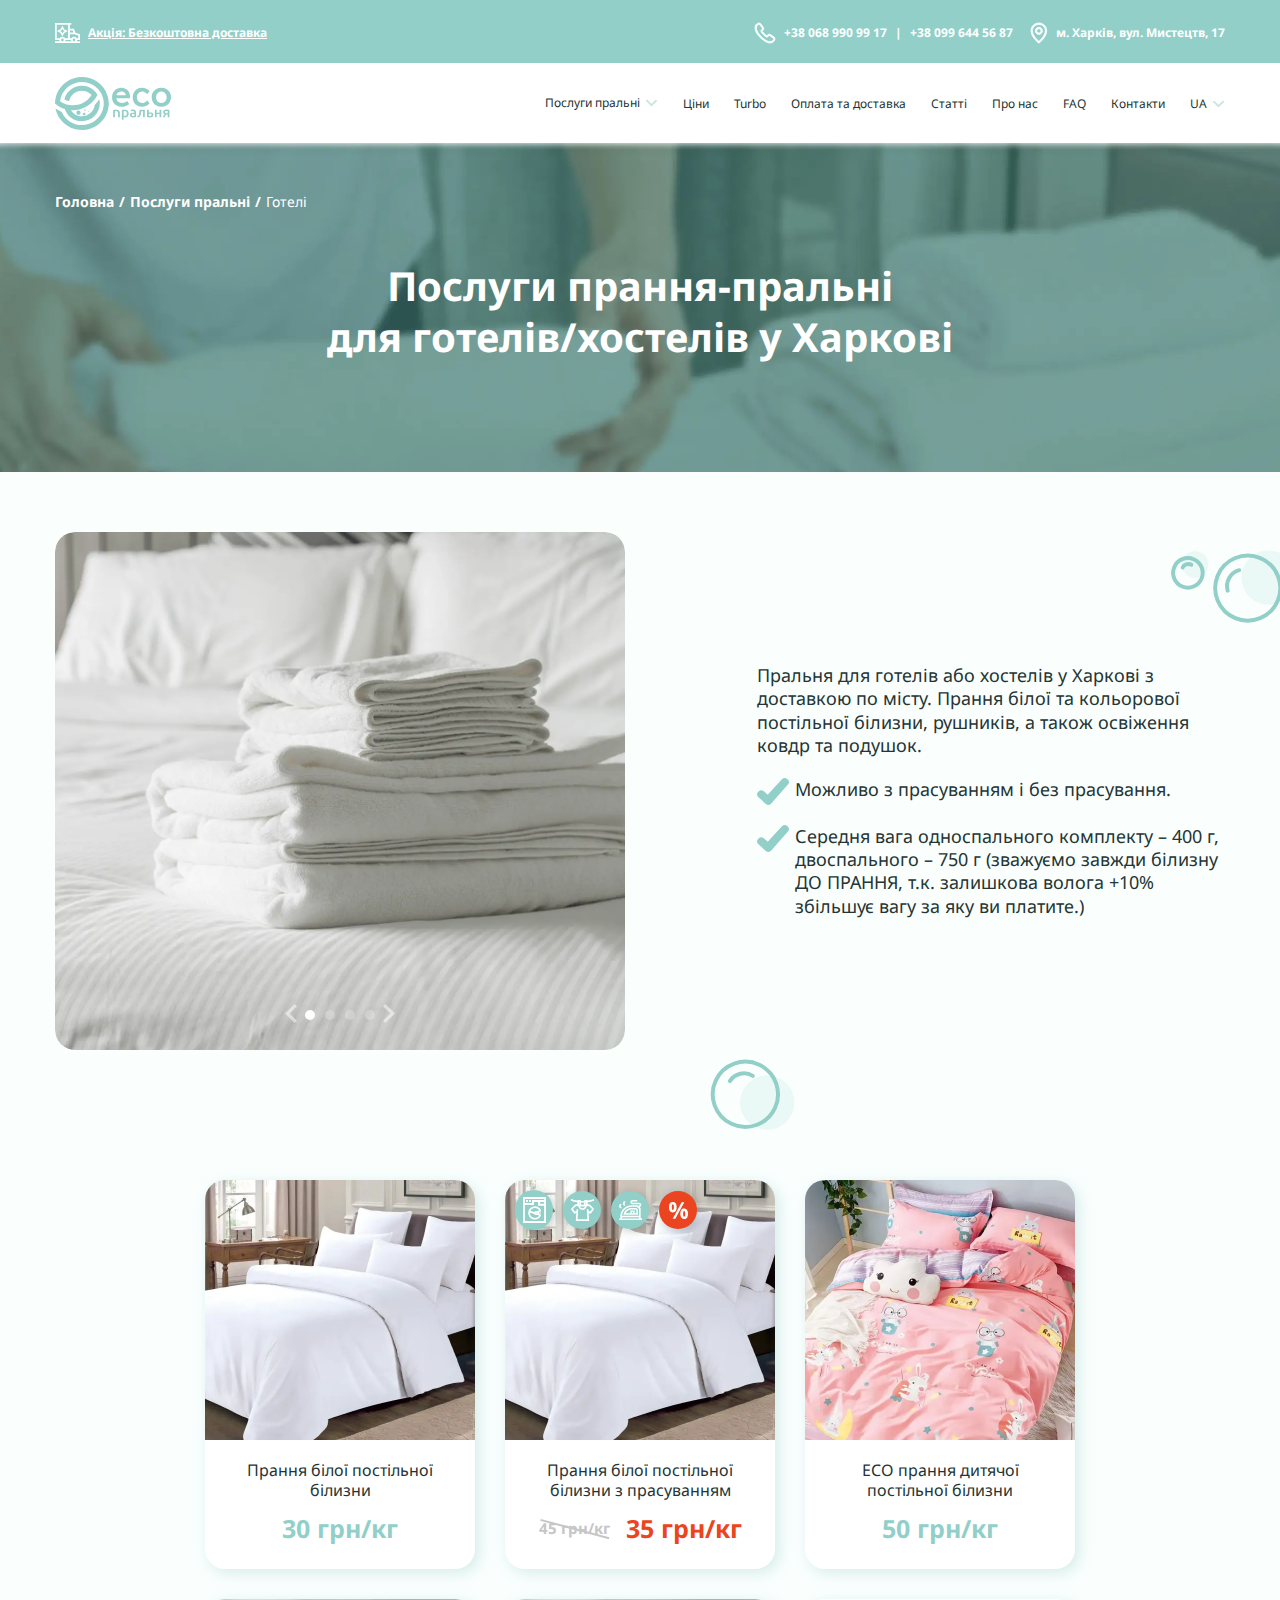
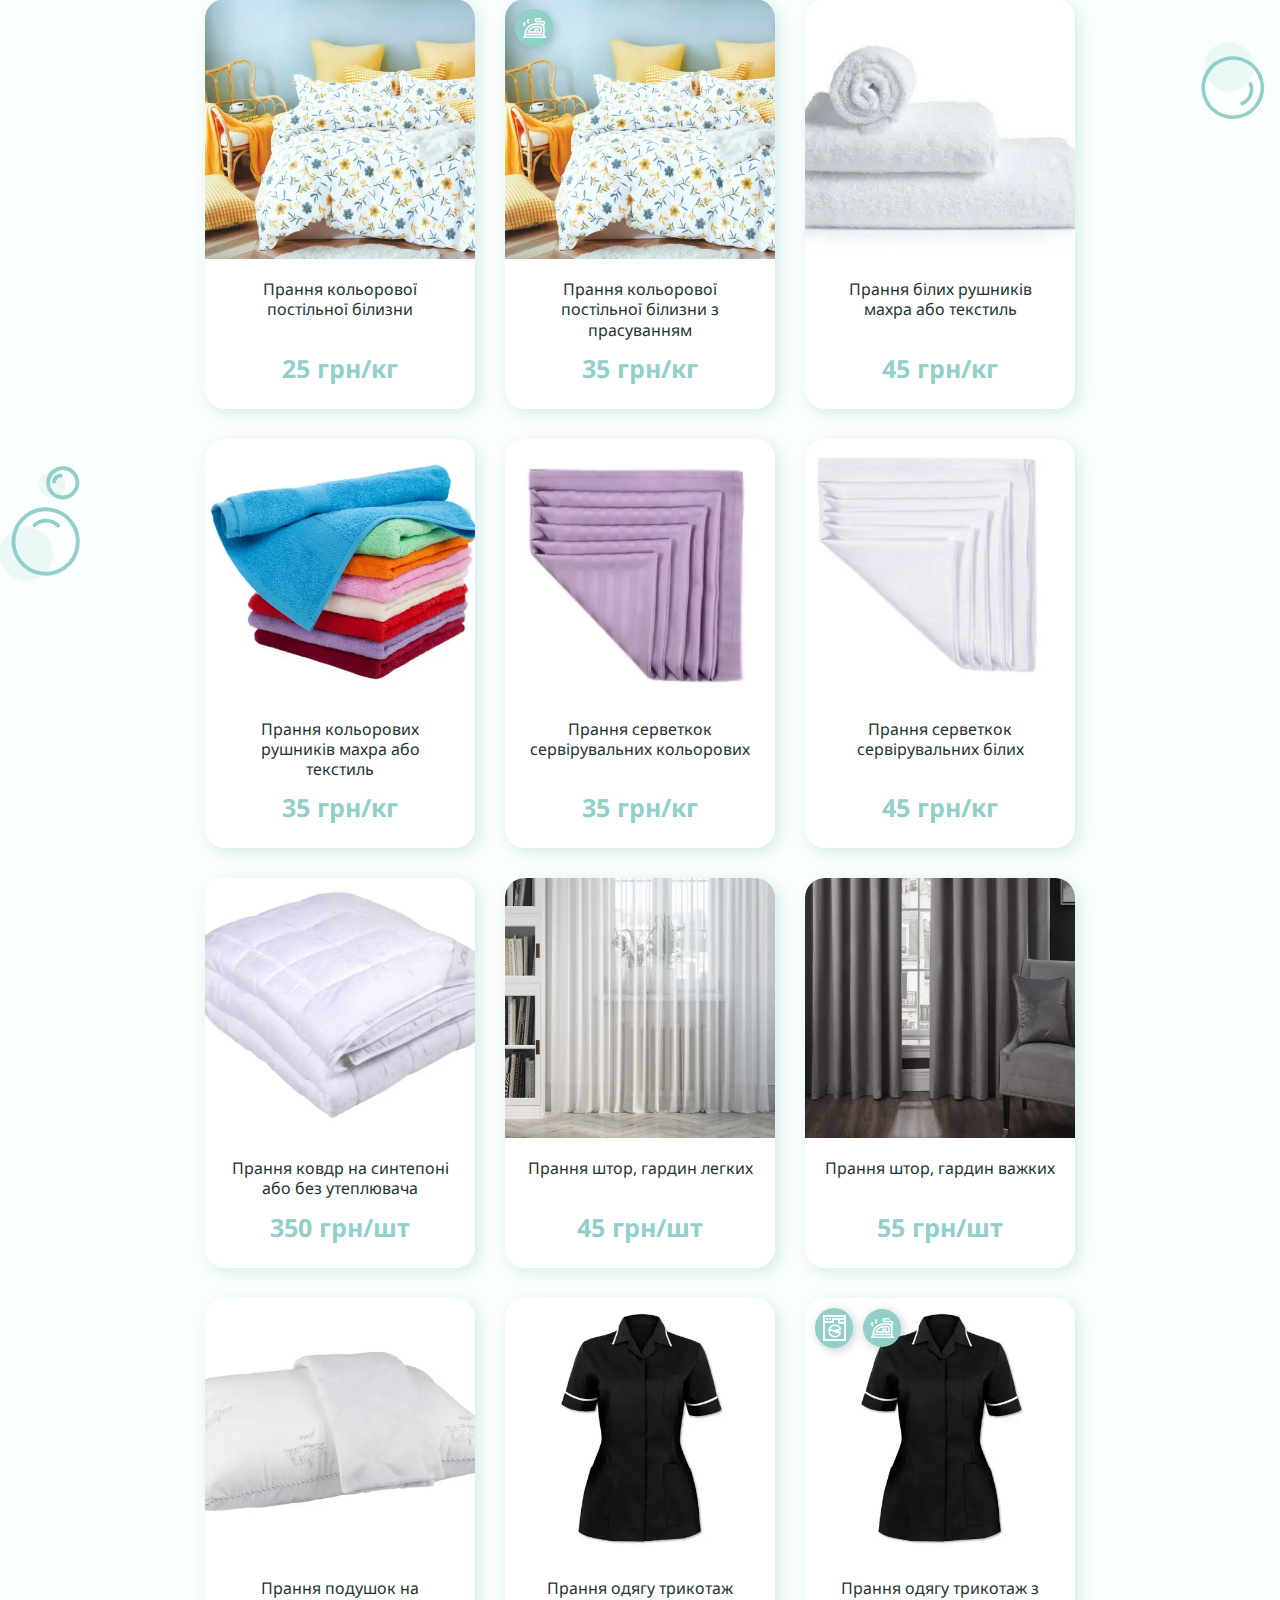
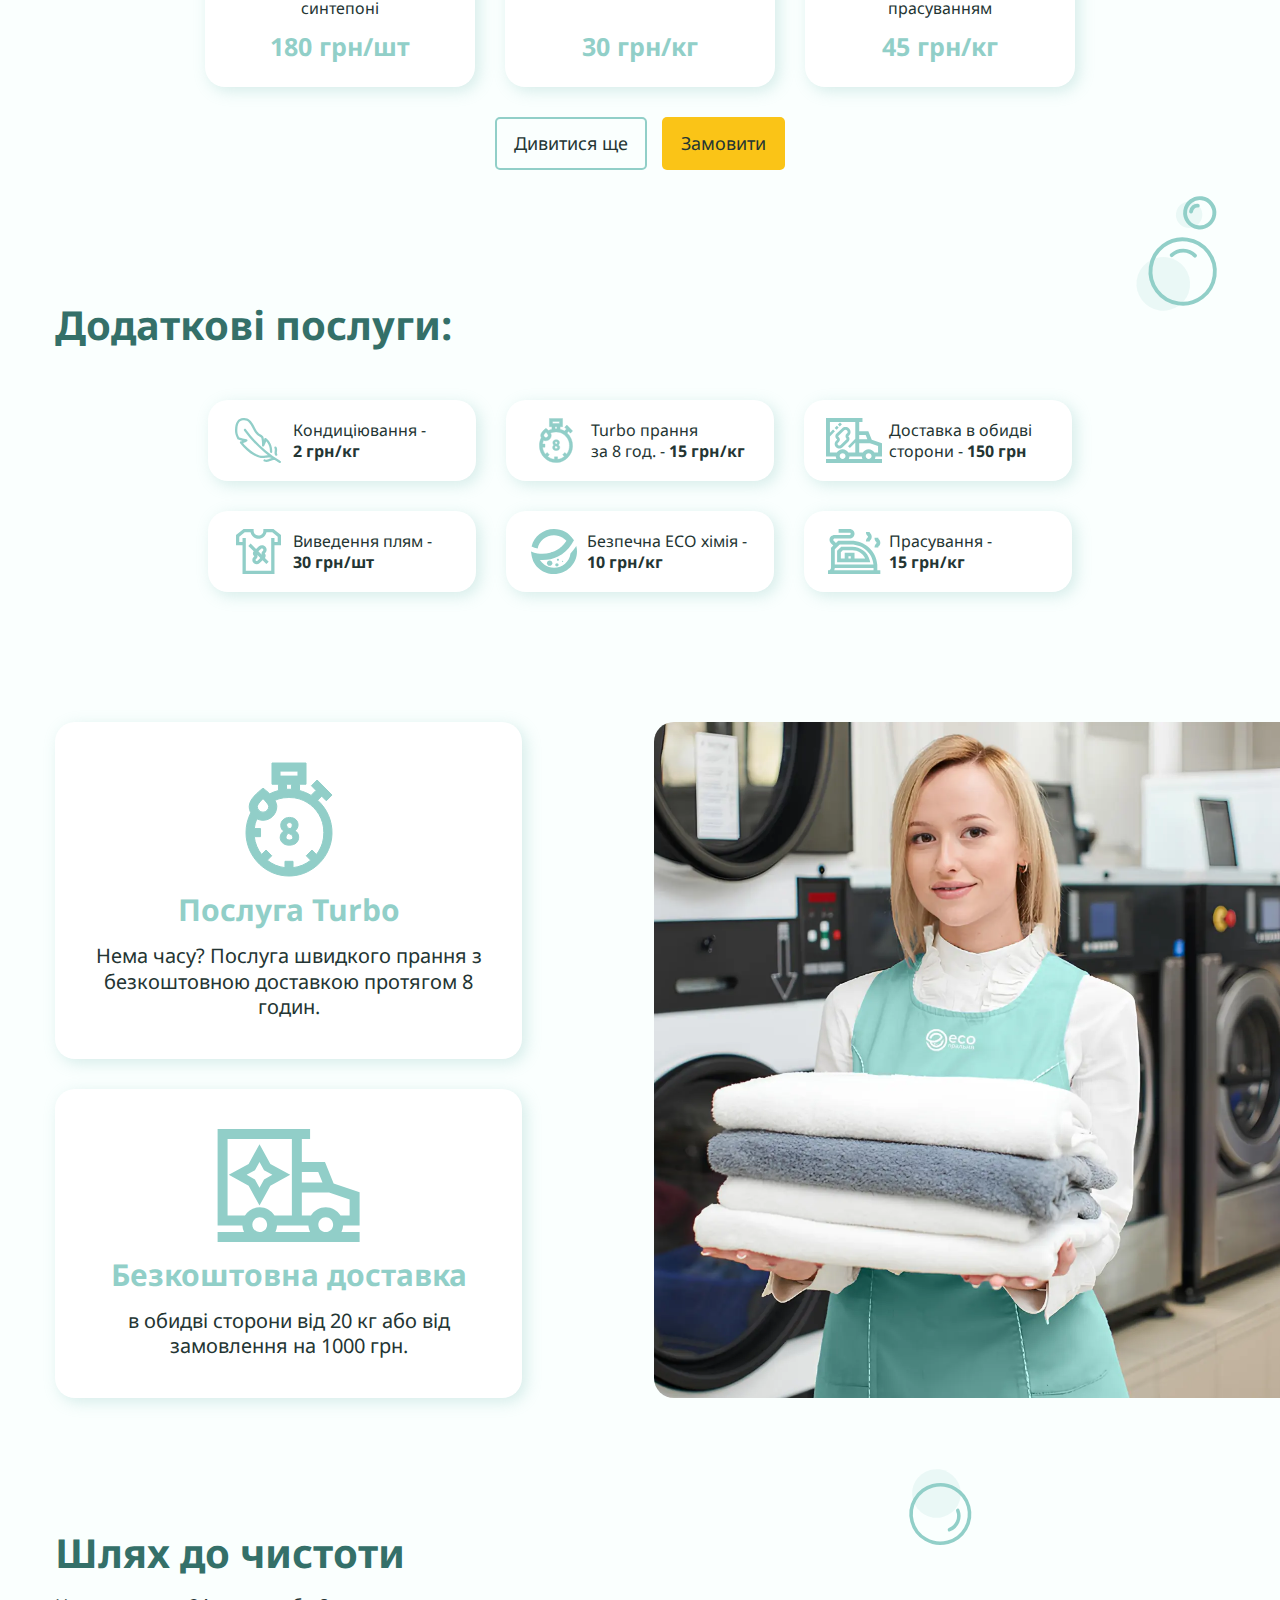
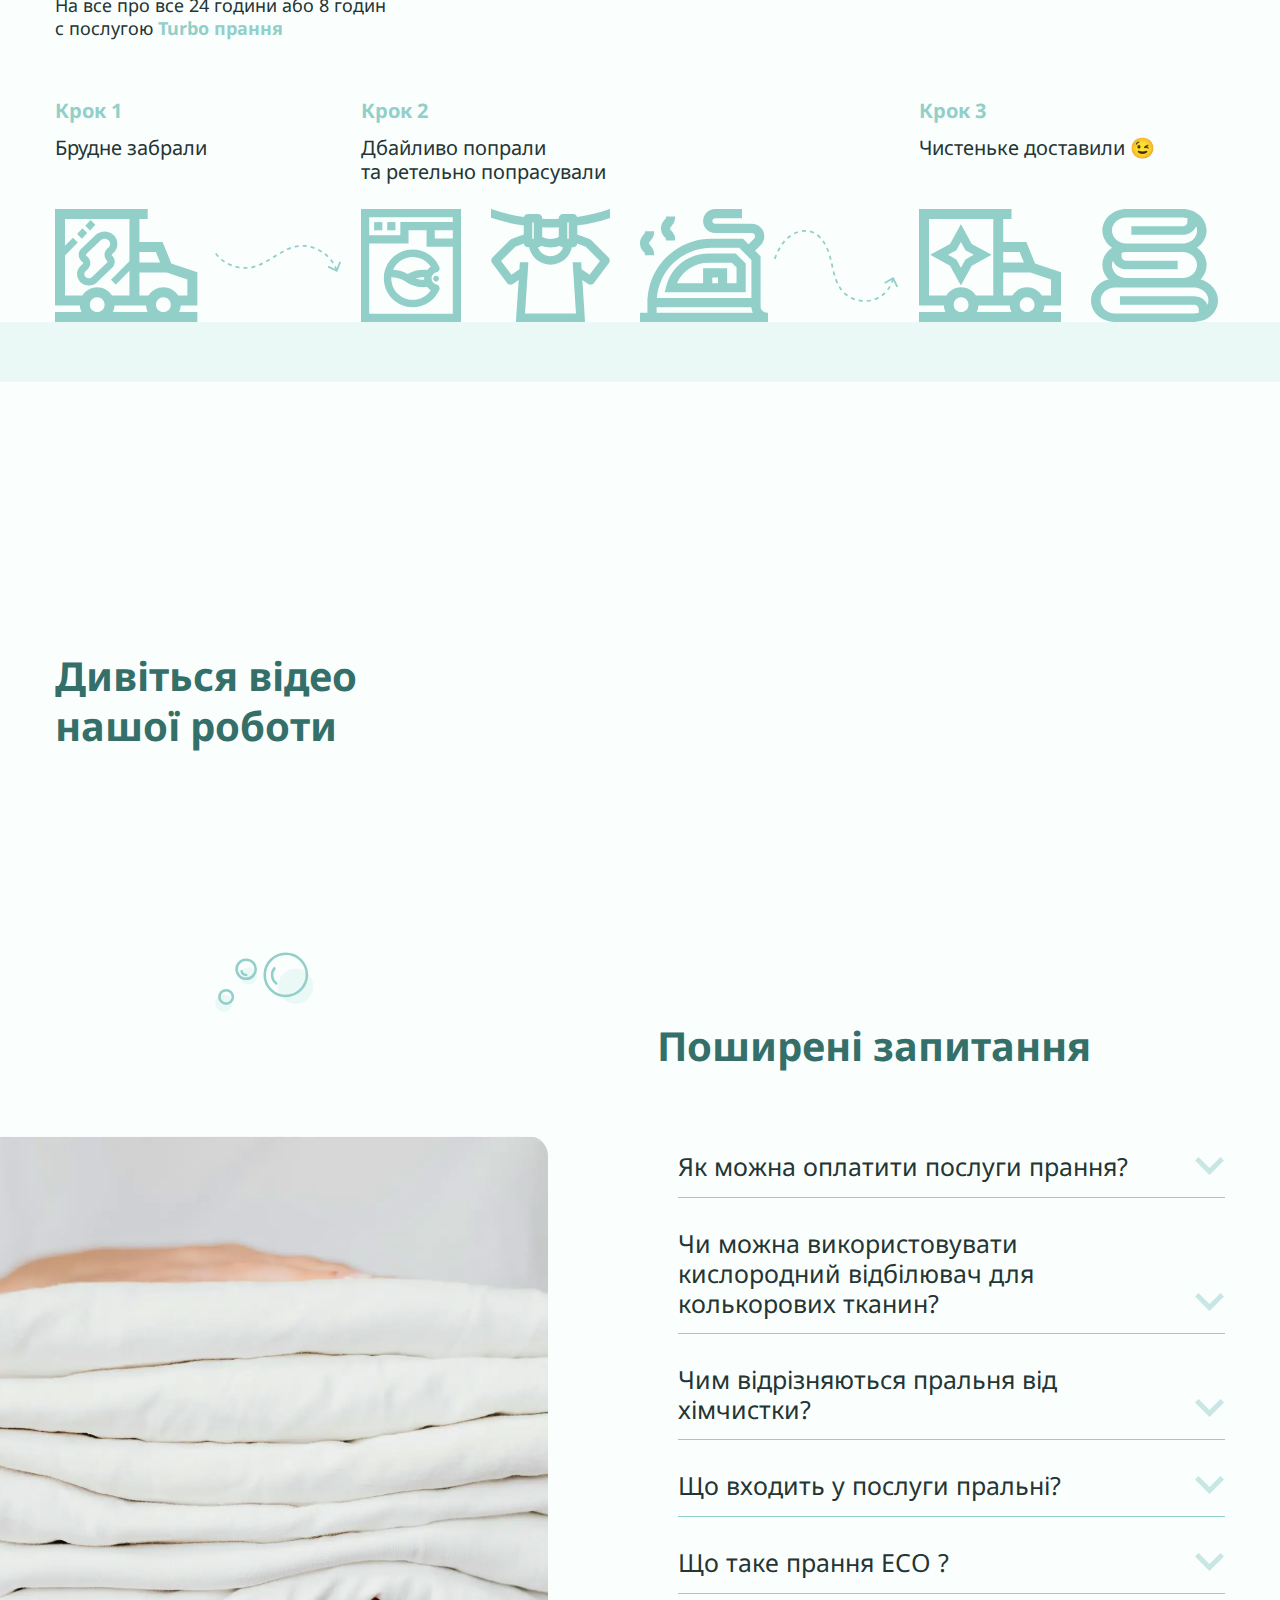
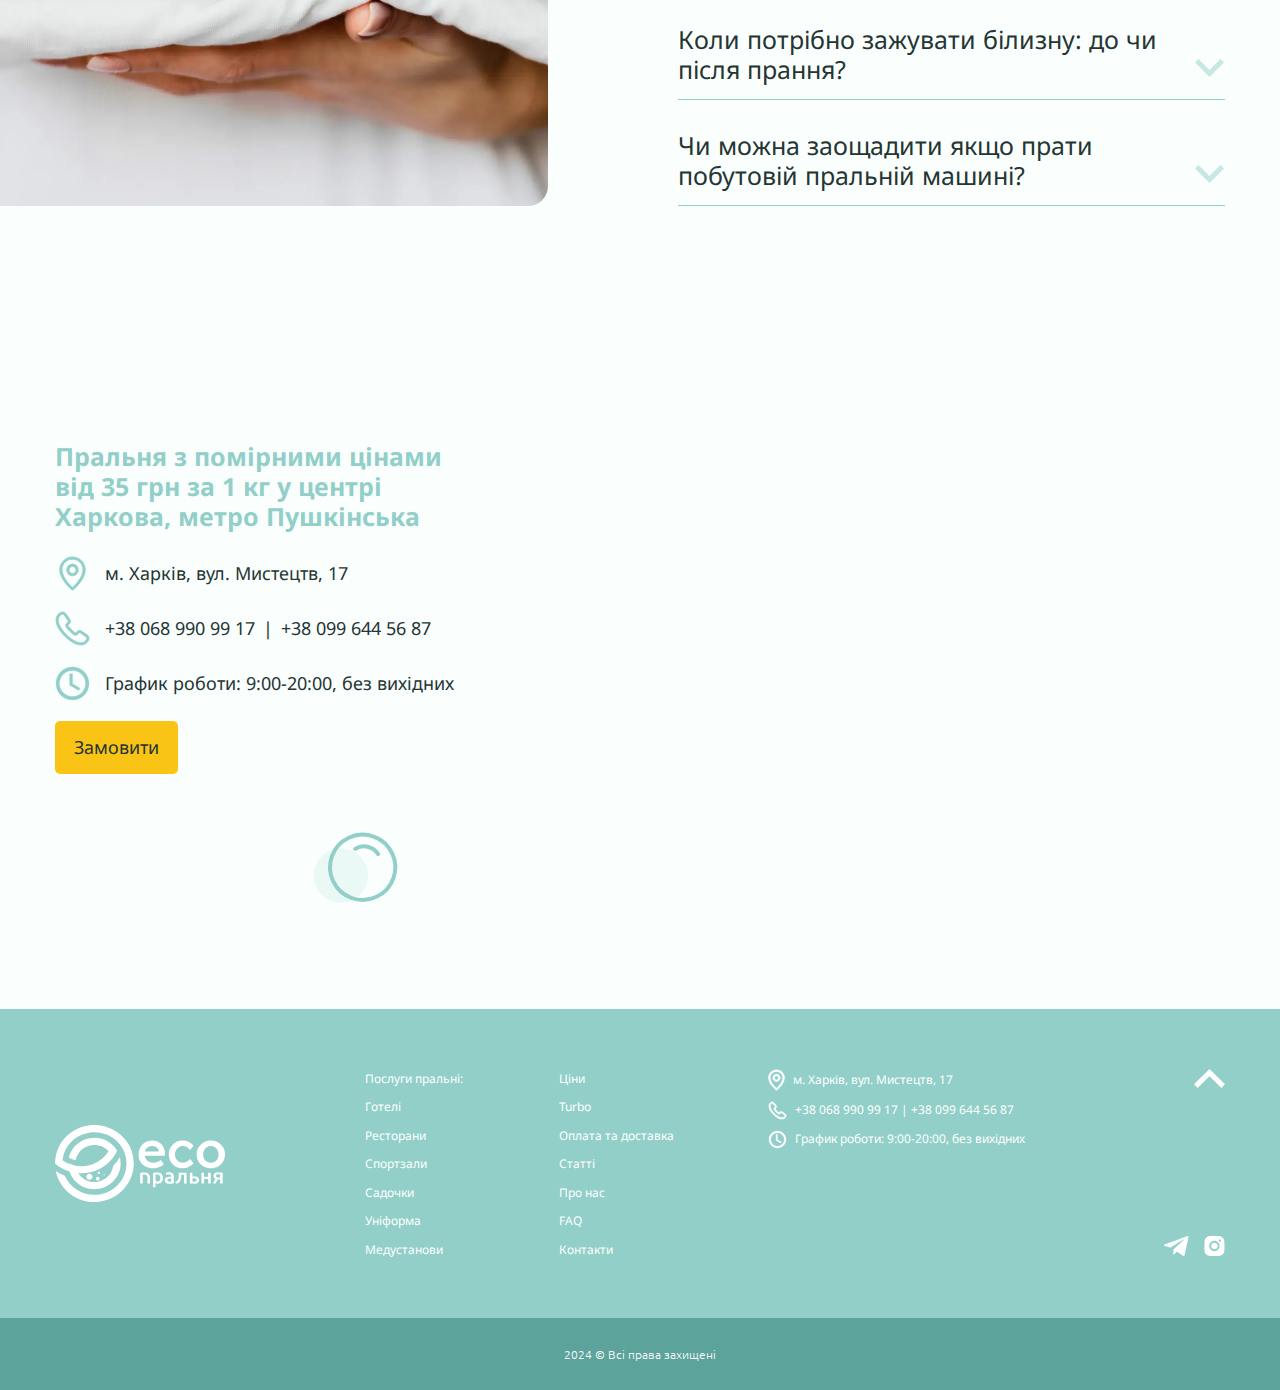
<file: service-page.html>
<!DOCTYPE html>
<html lang="uk">

<head>
	<title>Готелi</title>
	<meta charset="UTF-8">
	<meta name="format-detection" content="telephone=no">
	<!-- <style>body{opacity: 0;}</style> -->
	<link rel="stylesheet" href="css/style.min.css?_v=20240828133415">
	<link rel="shortcut icon" href="favicon.ico">
	<!-- <meta name="robots" content="noindex, nofollow"> -->
	<meta name="viewport" content="width=device-width, initial-scale=1.0">
</head>

<body>
	<div class="wrapper">
		<header class="header">
			<div class="header__top">
				<div class="header__container">
					<a href="" class="header__delivery header__link">
						<svg width="25" height="20" viewBox="0 0 25 20" fill="currentColor" xmlns="http://www.w3.org/2000/svg">
							<path d="M-1.90735e-06 17.0821V0H16.2827V1.76142H14.83V5.83619H18.9052L20.4276 9.65839L25 11.1891V17.0821H22.0904C22.0704 17.4826 21.9721 17.8758 21.8017 18.2386H25V20H-1.90735e-06V18.2386H4.65102C4.4806 17.8765 4.38228 17.4829 4.36227 17.0821H-1.90735e-06ZM10.0151 15.3207H13.0758V1.76142H1.75457V15.3203H4.81523C5.37099 14.4181 6.35936 13.861 7.41534 13.861C8.47132 13.861 9.45969 14.4178 10.0155 15.3203L10.0151 15.3207ZM16.2737 18.2386C16.1033 17.8762 16.0046 17.4826 15.985 17.0821H10.4677C10.4477 17.4829 10.3494 17.8762 10.179 18.2386H16.2741H16.2737ZM16.4373 15.3207C16.993 14.4185 17.9814 13.8613 19.0374 13.8613C20.0934 13.8613 21.0817 14.4181 21.6375 15.3207H23.2451V12.4589L19.6214 11.2459H14.8293V15.3207H16.4373ZM17.7354 16.931C17.7354 17.6524 18.3195 18.2389 19.0377 18.2389C19.756 18.2389 20.3397 17.6524 20.3397 16.931C20.3397 16.2097 19.7556 15.6235 19.0377 15.6235C18.3198 15.6235 17.7354 16.21 17.7354 16.931ZM7.41465 15.6235C6.6964 15.6235 6.11235 16.21 6.11235 16.931C6.11235 17.652 6.6964 18.2389 7.41465 18.2389C8.1329 18.2389 8.71695 17.6524 8.71695 16.931C8.71695 16.2097 8.1329 15.6235 7.41465 15.6235ZM14.8296 7.59796V9.48411H18.4685L17.7175 7.59796H14.8296Z" />
							<path d="M5.46448 6.19548L7.37705 2.68371L9.28962 6.19548L12.7867 8.11627L9.28962 10.0367L7.37705 13.5488L5.46448 10.0367L1.96707 8.11627L5.46448 6.19548ZM6.57463 8.92215L7.37705 10.3957L8.17947 8.92215L9.64633 8.11662L8.17947 7.31074L7.37705 5.83758L6.57463 7.31074L5.10777 8.11662L6.57463 8.92215Z" />
						</svg>
						<span>
							Акцiя: Безкоштовна доставка
						</span>
					</a>
					<div class="header__info">
						<div class="header__phones">
							<svg width="22" height="22" viewBox="0 0 22 22" stroke="currentColor" fill="currentColor" xmlns="http://www.w3.org/2000/svg">
								<path d="M16.0979 21C15.0447 21 13.9357 20.7488 12.7894 20.2651C11.671 19.7907 10.5433 19.1395 9.44362 18.3488C8.35322 17.5488 7.30009 16.6558 6.30289 15.6791C5.315 14.6837 4.42032 13.6326 3.62815 12.5535C2.82665 11.4372 2.1836 10.3209 1.72693 9.24186C1.24231 8.08837 1 6.97209 1 5.92093C1 5.19535 1.13048 4.50698 1.38211 3.86512C1.64306 3.20465 2.06244 2.5907 2.63094 2.06047C3.34856 1.35349 4.16869 1 5.04473 1C5.4082 1 5.78099 1.08372 6.09786 1.23256C6.46132 1.4 6.76887 1.65116 6.99254 1.98605L9.15471 5.02791C9.35042 5.29767 9.49953 5.55814 9.60205 5.8186C9.72321 6.09767 9.78844 6.37674 9.78844 6.64651C9.78844 7 9.68593 7.34419 9.49021 7.66977C9.35042 7.92093 9.13607 8.1907 8.8658 8.46047L8.23206 9.12093C8.24138 9.14884 8.2507 9.16744 8.26002 9.18605C8.37185 9.3814 8.59553 9.71628 9.02423 10.2186C9.48089 10.7395 9.9096 11.214 10.3383 11.6512C10.8882 12.1907 11.3448 12.6186 11.7735 12.9721C12.3048 13.4186 12.6496 13.6419 12.8546 13.7442L12.836 13.7907L13.5163 13.1209C13.8052 12.8326 14.0848 12.6186 14.3551 12.4791C14.8677 12.1628 15.52 12.107 16.1724 12.3767C16.4147 12.4791 16.6757 12.6186 16.9553 12.814L20.0494 15.0093C20.3942 15.2419 20.6459 15.5395 20.795 15.893C20.9348 16.2465 21 16.5721 21 16.8977C21 17.3442 20.8975 17.7907 20.7018 18.2093C20.5061 18.6279 20.2637 18.9907 19.9562 19.3256C19.425 19.9116 18.8472 20.3302 18.1761 20.6C17.5331 20.8605 16.8341 21 16.0979 21ZM5.04473 2.39535C4.53215 2.39535 4.05685 2.6186 3.60019 3.06512C3.17148 3.46512 2.87325 3.90233 2.68686 4.37674C2.49115 4.86047 2.39795 5.37209 2.39795 5.92093C2.39795 6.78605 2.60298 7.72558 3.01305 8.69302C3.43243 9.67907 4.01957 10.7023 4.76514 11.7256C5.51072 12.7488 6.35881 13.7442 7.29077 14.6837C8.22274 15.6047 9.22926 16.4605 10.2637 17.214C11.2703 17.9488 12.3048 18.5442 13.3299 18.9721C14.9236 19.6512 16.4147 19.8093 17.6449 19.2977C18.1202 19.1023 18.5396 18.8047 18.9217 18.3767C19.1361 18.1442 19.3038 17.893 19.4436 17.5954C19.5555 17.3628 19.6114 17.1209 19.6114 16.8791C19.6114 16.7302 19.5834 16.5814 19.5089 16.414C19.4809 16.3581 19.425 16.2558 19.2479 16.1349L16.1538 13.9395C15.9674 13.8093 15.7996 13.7163 15.6412 13.6512C15.4362 13.5674 15.3523 13.4837 15.0354 13.6791C14.849 13.7721 14.6813 13.9116 14.4949 14.0977L13.7866 14.7953C13.4231 15.1488 12.8639 15.2326 12.4352 15.0744L12.1836 14.9628C11.8015 14.7581 11.3541 14.4419 10.8602 14.0233C10.4129 13.6419 9.92824 13.1953 9.3411 12.6186C8.88444 12.1535 8.42777 11.6605 7.95247 11.1116C7.51445 10.6 7.19758 10.1628 7.00186 9.8L6.89003 9.52093C6.83411 9.30698 6.81547 9.18605 6.81547 9.05581C6.81547 8.72093 6.93663 8.42326 7.16962 8.1907L7.86859 7.46512C8.05499 7.27907 8.19478 7.10233 8.28798 6.94419C8.36253 6.82326 8.39049 6.72093 8.39049 6.62791C8.39049 6.55349 8.36254 6.44186 8.31594 6.33023C8.2507 6.1814 8.14818 6.01395 8.01771 5.83721L5.85555 2.78605C5.76235 2.65581 5.65051 2.56279 5.51072 2.49767C5.3616 2.43256 5.20317 2.39535 5.04473 2.39535Z" stroke-width="0.8" />
							</svg>
							<div class="header__phones-body">
								<a href="tel:+380689909917" class="header__link">
									+38 068 990 99 17
								</a>
								<a href="tel:+380996445687" class="header__link">
									+38 099 644 56 87
								</a>
							</div>
						</div>
						<a data-da=".menu__inner, 549.98" href="" class="header__link header__adres">
							<svg width="18" height="22" viewBox="0 0 18 22" fill="currentColor" xmlns="http://www.w3.org/2000/svg">
								<path fill-rule="evenodd" clip-rule="evenodd" d="M8.85713 5.28571C6.88571 5.28571 5.28571 6.88571 5.28571 8.85713C5.28571 10.8286 6.88571 12.4286 8.85713 12.4286C10.8286 12.4286 12.4286 10.8286 12.4286 8.85713C12.4286 6.88571 10.8286 5.28571 8.85713 5.28571ZM6.71428 8.85713C6.71428 7.67142 7.67142 6.71428 8.85713 6.71428C10.0428 6.71428 11 7.67142 11 8.85713C11 10.0428 10.0428 11 8.85713 11C7.67142 11 6.71428 10.0428 6.71428 8.85713Z" />
								<path fill-rule="evenodd" clip-rule="evenodd" d="M8.41428 20.85C8.41428 20.85 8.41428 20.85 8.85713 20.2857L8.41428 20.85C8.67142 21.05 9.04284 21.05 9.29998 20.85L8.85713 20.2857C9.29999 20.85 9.29998 20.85 9.29998 20.85V20.8428H9.30713L9.32143 20.8286C9.34286 20.8143 9.36427 20.8 9.3857 20.7714C9.44284 20.7286 9.52139 20.6643 9.62853 20.5786C9.82853 20.4071 10.1143 20.1571 10.4571 19.8357C11.1428 19.2 12.0643 18.2857 12.9786 17.1714C14.7929 14.9857 16.7143 11.9071 16.7143 8.63566C16.7143 4.39995 13.1786 1 8.85713 1C4.53571 1 1 4.39995 1 8.63566C1 11.9071 2.92141 14.9857 4.7357 17.1714C5.64998 18.2857 6.57143 19.2 7.25714 19.8357C7.6 20.1571 7.88574 20.4071 8.08574 20.5786C8.19288 20.6643 8.27143 20.7286 8.32857 20.7714C8.35 20.8 8.3714 20.8143 8.39283 20.8286L8.40713 20.8428H8.41428V20.85ZM2.42857 8.63566C2.42857 5.22852 5.28571 2.42857 8.85713 2.42857C12.4286 2.42857 15.2857 5.22852 15.2857 8.63566C15.2857 11.3857 13.6357 14.1357 11.8785 16.2643C11.0071 17.3143 10.1428 18.1857 9.48571 18.7857C9.24285 19.0143 9.02856 19.2071 8.85713 19.3571C8.6857 19.2071 8.47141 19.0143 8.22856 18.7857C7.57142 18.1857 6.70715 17.3143 5.83572 16.2643C4.07858 14.1357 2.42857 11.3857 2.42857 8.63566Z" />
								<path d="M8.41428 20.85C8.41428 20.85 8.41428 20.85 8.85713 20.2857M8.41428 20.85L8.85713 20.2857M8.41428 20.85C8.67142 21.05 9.04284 21.05 9.29998 20.85M8.41428 20.85V20.8429H8.40713L8.39283 20.8286C8.3714 20.8143 8.35 20.8 8.32857 20.7714C8.27143 20.7286 8.19288 20.6643 8.08574 20.5786C7.88574 20.4071 7.6 20.1571 7.25714 19.8357C6.57143 19.2 5.64998 18.2857 4.7357 17.1714C2.92141 14.9857 1 11.9071 1 8.63566C1 4.39995 4.53571 1 8.85713 1C13.1786 1 16.7143 4.39995 16.7143 8.63566C16.7143 11.9071 14.7929 14.9857 12.9786 17.1714C12.0643 18.2857 11.1428 19.2 10.4571 19.8357C10.1143 20.1571 9.82853 20.4071 9.62853 20.5786C9.52139 20.6643 9.44284 20.7286 9.3857 20.7714C9.36427 20.8 9.34286 20.8143 9.32143 20.8286L9.30713 20.8429H9.29998V20.85M8.85713 20.2857L9.29998 20.85M8.85713 20.2857C9.29999 20.85 9.29998 20.85 9.29998 20.85M8.85713 5.28571C6.88571 5.28571 5.28571 6.88571 5.28571 8.85713C5.28571 10.8286 6.88571 12.4286 8.85713 12.4286C10.8286 12.4286 12.4286 10.8286 12.4286 8.85713C12.4286 6.88571 10.8286 5.28571 8.85713 5.28571ZM6.71428 8.85713C6.71428 7.67142 7.67142 6.71428 8.85713 6.71428C10.0428 6.71428 11 7.67142 11 8.85713C11 10.0428 10.0428 11 8.85713 11C7.67142 11 6.71428 10.0428 6.71428 8.85713ZM2.42857 8.63566C2.42857 5.22852 5.28571 2.42857 8.85713 2.42857C12.4286 2.42857 15.2857 5.22852 15.2857 8.63566C15.2857 11.3857 13.6357 14.1357 11.8785 16.2643C11.0071 17.3143 10.1428 18.1857 9.48571 18.7857C9.24285 19.0143 9.02856 19.2071 8.85713 19.3571C8.6857 19.2071 8.47141 19.0143 8.22856 18.7857C7.57142 18.1857 6.70715 17.3143 5.83572 16.2643C4.07858 14.1357 2.42857 11.3857 2.42857 8.63566Z" fill="none" stroke="currentColor" stroke-width="0.8" />
							</svg>
							<span>
								м. Харків, вул. Мистецтв, 17
							</span>
						</a>
					</div>
				</div>
			</div>
			<div class="header__container">
				<div class="header__body">
					<a href="" class="header__logo">
						<img src="img/logo.svg" alt="eco logo">
					</a>
					<div class="header__menu menu">
						<button type="button" class="menu__icon icon-menu"><span></span></button>
						<nav class="menu__body">
							<div class="menu__inner">
								<ul class="menu__list">
									<li class="menu__item">
										<a href="" class="menu__link menu__toggle">Послуги пральні</a>
										<ul class="menu__dropdown dropdown-menu">
											<li class="dropdown-menu__item">
												<a href="" class="dropdown-menu__link">Усі послуги</a>
											</li>
											<li class="dropdown-menu__item">
												<a href="" class="dropdown-menu__link">Готелі</a>
											</li>
											<li class="dropdown-menu__item">
												<a href="" class="dropdown-menu__link">Ресторани</a>
											</li>
											<li class="dropdown-menu__item">
												<a href="" class="dropdown-menu__link">Спортзали</a>
											</li>
											<li class="dropdown-menu__item">
												<a href="" class="dropdown-menu__link">Caдoчки</a>
											</li>
											<li class="dropdown-menu__item">
												<a href="" class="dropdown-menu__link">Уніформа</a>
											</li>
											<li class="dropdown-menu__item">
												<a href="" class="dropdown-menu__link">Медустанови</a>
											</li>
										</ul>
									</li>
									<li class="menu__item">
										<a href="" class="menu__link">Цiни</a>
									</li>
									<li class="menu__item">
										<a href="" class="menu__link">Turbo</a>
									</li>
									<li class="menu__item">
										<a href="" class="menu__link">Оплата та доставка</a>
									</li>
									<li class="menu__item">
										<a href="" class="menu__link">Статті</a>
									</li>
									<li class="menu__item">
										<a href="" class="menu__link">Про нас</a>
									</li>
									<li class="menu__item">
										<a href="" class="menu__link">FAQ</a>
									</li>
									<li class="menu__item">
										<a href="" class="menu__link">Контакти</a>
									</li>
								</ul>
							</div>
						</nav>
					</div>
					<div class="header__lang languages">
						<button type="button" class="languages__current">
							UA
						</button>
						<ul class="languages__list">
							<li class="languages__item">
								<a href="" class="languages__link">
									ENG
								</a>
							</li>
							<li class="languages__item">
								<a href="" class="languages__link">
									РУС
								</a>
							</li>
						</ul>
					</div>
				</div>
			</div>
		</header>
		<main class="page service-page">
			<section class="promo promo--services-page">
				<div class="promo__container">
					<div class="promo__top breadcrumbs">
						<a href="index.html" class="breadcrumbs__link">Головна</a>
						<a href="" class="breadcrumbs__link">Послуги пральні</a>
						<a href="" class="breadcrumbs__link active">Готелi</a>
					</div>
					<h1 class="promo__title title">
						Послуги прання-пральні <br>
						для готелів/хостелів у Харкові
					</h1>
				</div>
			</section>
			<section class="info">
				<div class="info__container">
					<div class="info__body">
						<div class="info__slider swiper">
							<div class="info__wrapper swiper-wrapper">
								<div class="info__slide swiper-slide">
									<img src="img/info/image-2.webp" alt="Image">
								</div>
								<div class="info__slide swiper-slide">
									<img src="img/info/image-1.webp" alt="Image">
								</div>
								<div class="info__slide swiper-slide">
									<img src="img/info/image-3.webp" alt="Image">
								</div>
								<div class="info__slide swiper-slide">
									<img src="img/info/image-4.webp" alt="Image">
								</div>
							</div>
							<div class="info__navigation">
								<button type="button" class="swiper-button-prev">
									<svg width="12" height="19" viewBox="0 0 12 19" fill="none" xmlns="http://www.w3.org/2000/svg">
										<path d="M12 2.24042L4.57991 9.5L12 16.7596L9.71005 19L5.38416e-07 9.5L9.71005 -1.00097e-07L12 2.24042Z" fill="white" fill-opacity="0.5" />
									</svg>
								</button>
								<div class="swiper-pagination"></div>
								<button type="button" class="swiper-button-next">
									<svg width="12" height="19" viewBox="0 0 12 19" fill="none" xmlns="http://www.w3.org/2000/svg">
										<path d="M2.67167e-08 16.7596L7.42009 9.5L1.99856e-07 2.24042L2.28995 2.73074e-08L12 9.5L2.28995 19L2.67167e-08 16.7596Z" fill="white" fill-opacity="0.5" />
									</svg>
								</button>
							</div>
						</div>
						<div class="info__content">
							<div class="info__text">
								<p>
									Пральня для готелів або хостелів у Харкові з доставкою по місту. Прання білої та
									кольорової постільної білизни, рушників, а також освіження ковдр та подушок.
								</p>
								<ul>
									<li>
										Можливо з прасуванням і без прасування.
									</li>
									<li>
										Середня вага односпального комплекту – 400 г, двоспального – 750 г (зважуємо
										завжди білизну ДО ПРАННЯ, т.к. залишкова волога +10% збільшує вагу за яку ви
										платите.)
									</li>
								</ul>
							</div>
						</div>
					</div>
				</div>
			</section>
			<section class="services">
				<div class="services__container">
					<div class="decor-3"></div>
					<div class="services__items cards-block">
						<a href="" class="cards-block__item card">
							<div class="card__img">
								<img src="img/products/image-1.webp" alt="Image">
							</div>
							<div class="card__body">
								<div class="card__title">
									Прання білої постільної
									білизни
								</div>
								<div class="card__prices">
									<div class="card__price">
										30 грн/кг
									</div>
								</div>
							</div>
						</a>
						<a href="" class="cards-block__item card">
							<div class="card__badges">
								<div class="card__badge">
									<img src="img/icons/Icon-10.svg" alt="Image">
								</div>
								<div class="card__badge">
									<img src="img/icons/Icon-16.svg" alt="Image">
								</div>
								<div class="card__badge">
									<img src="img/icons/Icon-12.svg" alt="Image">
								</div>
								<div class="card__sale">
									<img src="img/icons/sale.svg" alt="Image">
								</div>
							</div>
							<div class="card__img">
								<img src="img/products/image-1.webp" alt="Image">
							</div>
							<div class="card__body">
								<div class="card__title">
									Прання білої постільної
									білизни з прасуванням
								</div>
								<div class="card__prices">
									<div class="card__oldprice">
										45 грн/кг
									</div>
									<div class="card__price sale">
										35 грн/кг
									</div>
								</div>
							</div>
						</a>
						<a href="" class="cards-block__item card">
							<div class="card__img">
								<img src="img/products/image-3.webp" alt="Image">
							</div>
							<div class="card__body">
								<div class="card__title">
									ECO прання дитячої
									постільної білизни
								</div>
								<div class="card__prices">
									<div class="card__price">
										50 грн/кг
									</div>
								</div>
							</div>
						</a>
						<a href="" class="cards-block__item card">
							<div class="card__img">
								<img src="img/products/image-2.webp" alt="Image">
							</div>
							<div class="card__body">
								<div class="card__title">
									Прання кольорової
									постільної білизни
								</div>
								<div class="card__prices">
									<div class="card__price">
										25 грн/кг
									</div>
								</div>
							</div>
						</a>
						<a href="" class="cards-block__item card">
							<div class="card__badges">
								<div class="card__badge">
									<img src="img/icons/Icon-12.svg" alt="Image">
								</div>
							</div>
							<div class="card__img">
								<img src="img/products/image-2.webp" alt="Image">
							</div>
							<div class="card__body">
								<div class="card__title">
									Прання кольорової постільної білизни з прасуванням
								</div>
								<div class="card__prices">
									<div class="card__price">
										35 грн/кг
									</div>
								</div>
							</div>
						</a>
						<a href="" class="cards-block__item card">
							<div class="card__img">
								<img src="img/products/image-5.webp" alt="Image">
							</div>
							<div class="card__body">
								<div class="card__title">
									Прання білих рушників
									махра або текстиль
								</div>
								<div class="card__prices">
									<div class="card__price">
										45 грн/кг
									</div>
								</div>
							</div>
						</a>
						<a href="" class="cards-block__item card">
							<div class="card__img">
								<img src="img/products/image-10.webp" alt="Image">
							</div>
							<div class="card__body">
								<div class="card__title">
									Прання кольорових рушників махра або текстиль
								</div>
								<div class="card__prices">
									<div class="card__price">
										35 грн/кг
									</div>
								</div>
							</div>
						</a>
						<a href="" class="cards-block__item card">
							<div class="card__img">
								<img src="img/products/image-11.webp" alt="Image">
							</div>
							<div class="card__body">
								<div class="card__title">
									Прання серветкок
									сервірувальних кольорових
								</div>
								<div class="card__prices">
									<div class="card__price">
										35 грн/кг
									</div>
								</div>
							</div>
						</a>
						<a href="" class="cards-block__item card">
							<div class="card__img">
								<img src="img/products/image-12.webp" alt="Image">
							</div>
							<div class="card__body">
								<div class="card__title">
									Прання серветкок
									сервірувальних білих
								</div>
								<div class="card__prices">
									<div class="card__price">
										45 грн/кг
									</div>
								</div>
							</div>
						</a>
						<a href="" class="cards-block__item card">
							<div class="card__img">
								<img src="img/products/image-6.webp" alt="Image">
							</div>
							<div class="card__body">
								<div class="card__title">
									Прання ковдр на синтепоні
									або без утеплювача
								</div>
								<div class="card__prices">
									<div class="card__price">
										350 грн/шт
									</div>
								</div>
							</div>
						</a>
						<a href="" class="cards-block__item card">
							<div class="card__img">
								<img src="img/products/image-13.webp" alt="Image">
							</div>
							<div class="card__body">
								<div class="card__title">
									Прання штор,
									гардин легких
								</div>
								<div class="card__prices">
									<div class="card__price">
										45 грн/шт
									</div>
								</div>
							</div>
						</a>
						<a href="" class="cards-block__item card">
							<div class="card__img">
								<img src="img/products/image-14.webp" alt="Image">
							</div>
							<div class="card__body">
								<div class="card__title">
									Прання штор,
									гардин важких
								</div>
								<div class="card__prices">
									<div class="card__price">
										55 грн/шт
									</div>
								</div>
							</div>
						</a>
						<a href="" class="cards-block__item card">
							<div class="card__img">
								<img src="img/products/image-15.webp" alt="Image">
							</div>
							<div class="card__body">
								<div class="card__title">
									Прання подушок
									на синтепоні
								</div>
								<div class="card__prices">
									<div class="card__price">
										180 грн/шт
									</div>
								</div>
							</div>
						</a>
						<a href="" class="cards-block__item card">
							<div class="card__img">
								<img src="img/products/image-4.webp" alt="Image">
							</div>
							<div class="card__body">
								<div class="card__title">
									Прання одягу
									трикотаж
								</div>
								<div class="card__prices">
									<div class="card__price">
										30 грн/кг
									</div>
								</div>
							</div>
						</a>
						<a href="" class="cards-block__item card">
							<div class="card__badges">
								<div class="card__badge">
									<img src="img/icons/Icon-10.svg" alt="Image">
								</div>
								<div class="card__badge">
									<img src="img/icons/Icon-12.svg" alt="Image">
								</div>
							</div>
							<div class="card__img">
								<img src="img/products/image-4.webp" alt="Image">
							</div>
							<div class="card__body">
								<div class="card__title">
									Прання одягу трикотаж
									з прасуванням
								</div>
								<div class="card__prices">
									<div class="card__price">
										45 грн/кг
									</div>
								</div>
							</div>
						</a>
					</div>
					<div class="services__bottom">
						<button type="button" class="services__yet button-empty">
							Дивитися ще
						</button>
						<button data-popup="#popup" type="button" class="services__btn button">
							Замовити
						</button>
					</div>
				</div>
			</section>
			<section class="additional">
				<div class="additional__container">
					<h2 class="additional__title title">
						Додаткові послуги:
					</h2>
					<div class="additional__items">
						<div class="additional__item">
							<div class="additional__item-icon">
								<img src="img/icons/Icon-17.svg" alt="Image">
							</div>
							<div class="additional__item-body">
								Кондиціювання - <br>
								<span>2 грн/кг</span>
							</div>
						</div>
						<div class="additional__item">
							<div class="additional__item-icon">
								<img src="img/icons/turbo.svg" alt="Image">
							</div>
							<div class="additional__item-body">
								Turbo прання <br>
								за 8 год. - <span>15 грн/кг</span>
							</div>
						</div>
						<div class="additional__item">
							<div class="additional__item-icon">
								<img src="img/icons/Icon-18.svg" alt="Image">
							</div>
							<div class="additional__item-body">
								Доставка в обидві <br>
								сторони - <span>150 грн</span>
							</div>
						</div>
						<div class="additional__item">
							<div class="additional__item-icon">
								<img src="img/icons/Icon-19.svg" alt="Image">
							</div>
							<div class="additional__item-body">
								Виведення плям - <br>
								<span>30 грн/шт</span>
							</div>
						</div>
						<div class="additional__item">
							<div class="additional__item-icon">
								<img src="img/icons/Icon-20.svg" alt="Image">
							</div>
							<div class="additional__item-body">
								Безпечна ECO хімія -
								<span>10 грн/кг</span>
							</div>
						</div>
						<div class="additional__item">
							<div class="additional__item-icon">
								<img src="img/icons/Icon-21.svg" alt="Image">
							</div>
							<div class="additional__item-body">
								Прасування - <br>
								<span>15 грн/кг</span>
							</div>
						</div>
					</div>
				</div>
			</section>
			<section class="features">
				<div class="features__body">
					<div class="features__info">
						<div class="features__card">
							<div class="features__card-icon small">
								<img src="img/icons/turbo.svg" alt="Image">
							</div>
							<h3 class="features__card-title">
								Послуга Turbo
							</h3>
							<p class="features__card-text">
								Нема часу? Послуга швидкого прання
								з безкоштовною доставкою протягом 8 годин.
							</p>
						</div>
						<div class="features__card">
							<div class="features__card-icon">
								<img src="img/icons/delivery.svg" alt="Image">
							</div>
							<h3 class="features__card-title">
								Безкоштовна доставка
							</h3>
							<p class="features__card-text">
								в обидві сторони від 20 кг
								або від замовлення на 1000 грн.
							</p>
						</div>
					</div>
					<div class="features__img">
						<img src="img/features-bg.webp" alt="Image">
					</div>
				</div>
			</section>
			<section class="way">
				<div class="way__container">
					<div class="way__head">
						<h2 class="way__title title">
							Шлях до чистоти
						</h2>
						<p class="way__text">
							На все про все 24 години або 8 годин
							с послугою <a data-popup="#popup-turbo" href="">Turbo прання</a>
						</p>
					</div>
					<div class="way__steps">
						<div class="way__step way__step--1">
							<div class="way__step-body">
								<h4 class="way__step-title">
									Крок 1
								</h4>
								<p class="way__step-text">
									Брудне забрали
								</p>
								<div class="way__step-icon">
									<img src="img/icons/delivery-2.svg" alt="Image">
								</div>
							</div>
						</div>
						<div class="way__step way__step--2">
							<div class="way__step-body">
								<h4 class="way__step-title">
									Крок 2
								</h4>
								<p class="way__step-text">
									Дбайливо попрали <br> та ретельно попрасували
								</p>
								<div class="way__step-icon">
									<img src="img/icons/washing.svg" alt="Image">
								</div>
							</div>
						</div>
						<div class="way__step way__step--3">
							<div class="way__step-body">
								<h4 class="way__step-title">
									Крок 3
								</h4>
								<p class="way__step-text">
									Чистеньке доставили 😉
								</p>
								<div class="way__step-icon">
									<img src="img/icons/delivery-3.svg" alt="Image">
								</div>
							</div>
						</div>
					</div>
				</div>
			</section>
			<section class="video">
				<div class="video__container">
					<h2 class="video__title title">
						Дивіться відео
						нашої роботи
					</h2>
					<div class="video__video">
						<iframe src="https://www.youtube.com/embed/uPhJDFjaHMQ?si=knR1-kpBB-PuOl8C" title="YouTube video player" frameborder="0" allow="accelerometer; autoplay; clipboard-write; encrypted-media; gyroscope; picture-in-picture; web-share" referrerpolicy="strict-origin-when-cross-origin" allowfullscreen>
						</iframe>
					</div>
				</div>
			</section>
			<section class="faq">
				<div class="faq__wrapper">
					<h2 class="faq__title title">
						Поширенi запитання
					</h2>
					<div class="faq__body">
						<div class="faq__img">
							<img src="img/faq-bg.webp" alt="Image">
						</div>
						<div data-spollers data-one-spoller class="faq__spollers spollers">
							<details class="spollers__item">
								<summary class="spollers__title">
									Як можна оплатити послуги прання?
								</summary>
								<div class="spollers__body">
									У послуги пральні входить огляд виробів на наявність плям, замочування для видалення
									видимих ​​забруднень, прання, сушіння та прасування в деяких випадках.
								</div>
							</details>
							<details class="spollers__item">
								<summary class="spollers__title">
									Чи можна використовувати кислородний відбілювач для колькорових тканин?
								</summary>
								<div class="spollers__body">У послуги пральні входить огляд виробів на наявність плям,
									замочування для видалення видимих ​​забруднень, прання, сушіння та прасування в
									деяких випадках.
								</div>
							</details>
							<details class="spollers__item">
								<summary class="spollers__title">
									Чим відрізняються пральня від хімчистки?
								</summary>
								<div class="spollers__body">
									У послуги пральні входить огляд виробів на наявність плям, замочування для видалення
									видимих ​​забруднень, прання, сушіння та прасування в деяких випадках.
								</div>
							</details>
							<details class="spollers__item">
								<summary class="spollers__title">
									Що входить у послуги пральні?
								</summary>
								<div class="spollers__body">
									У послуги пральні входить огляд виробів на наявність плям, замочування для видалення
									видимих ​​забруднень, прання, сушіння та прасування в деяких випадках.
								</div>
							</details>
							<details class="spollers__item">
								<summary class="spollers__title">
									Що таке прання ECO ?
								</summary>
								<div class="spollers__body">
									У послуги пральні входить огляд виробів на наявність плям, замочування для видалення
									видимих ​​забруднень, прання, сушіння та прасування в деяких випадках.
								</div>
							</details>
							<details class="spollers__item">
								<summary class="spollers__title">
									Коли потрібно зажувати білизну:
									до чи після прання?
								</summary>
								<div class="spollers__body">
									У послуги пральні входить огляд виробів на наявність плям, замочування для видалення
									видимих ​​забруднень, прання, сушіння та прасування в деяких випадках.
								</div>
							</details>
							<details class="spollers__item">
								<summary class="spollers__title">
									Чи можна заощадити якщо прати побутовій пральній машині?
								</summary>
								<div class="spollers__body">
									У послуги пральні входить огляд виробів на наявність плям,
									замочування для видалення видимих ​​забруднень, прання, сушіння та прасування в
									деяких випадках.
								</div>
							</details>
						</div>
					</div>
				</div>
			</section>
			<section class="contacts">
				<div class="contacts__wrapper">
					<div class="contacts__body">
						<div class="contacts__content">
							<h4 class="contacts__title">
								Пральня з помірними цінами від 35 грн за 1 кг
								у центрі Харкова, метро Пушкінська
							</h4>
							<div class="contacts__items">
								<div class="contacts__item">
									<svg width="29" height="37" viewBox="0 0 29 37" fill="none" xmlns="http://www.w3.org/2000/svg">
										<path fill-rule="evenodd" clip-rule="evenodd" d="M14.5 8.49999C11.1127 8.49999 8.36364 11.3 8.36364 14.75C8.36364 18.2 11.1127 21 14.5 21C17.8873 21 20.6364 18.2 20.6364 14.75C20.6364 11.3 17.8873 8.49999 14.5 8.49999ZM10.8182 14.75C10.8182 12.675 12.4627 11 14.5 11C16.5373 11 18.1818 12.675 18.1818 14.75C18.1818 16.825 16.5373 18.5 14.5 18.5C12.4627 18.5 10.8182 16.825 10.8182 14.75Z" fill="#91CFC8" />
										<path fill-rule="evenodd" clip-rule="evenodd" d="M13.7391 35.7375C13.7391 35.7375 13.7391 35.7374 14.5 34.75L13.7391 35.7375C14.1809 36.0875 14.8191 36.0875 15.2609 35.7375L14.5 34.75C15.2609 35.7374 15.2609 35.7375 15.2609 35.7375V35.725H15.2732L15.2978 35.7C15.3346 35.675 15.3714 35.65 15.4082 35.6C15.5064 35.525 15.6413 35.4125 15.8254 35.2625C16.169 34.9625 16.66 34.5249 17.2491 33.9624C18.4273 32.8499 20.0105 31.25 21.5814 29.3C24.6987 25.475 28 20.0874 28 14.3624C28 6.94992 21.925 1 14.5 1C7.075 1 1 6.94992 1 14.3624C1 20.0874 4.30134 25.475 7.41861 29.3C8.98952 31.25 10.5727 32.8499 11.7509 33.9624C12.34 34.5249 12.831 34.9625 13.1746 35.2625C13.3587 35.4125 13.4936 35.525 13.5918 35.6C13.6286 35.65 13.6654 35.675 13.7022 35.7L13.7268 35.725H13.7391V35.7375ZM3.45455 14.3624C3.45455 8.39992 8.36364 3.5 14.5 3.5C20.6364 3.5 25.5455 8.39992 25.5455 14.3624C25.5455 19.1749 22.7104 23.9875 19.6913 27.7125C18.1941 29.55 16.7091 31.075 15.58 32.125C15.1627 32.525 14.7945 32.8624 14.5 33.1249C14.2055 32.8624 13.8373 32.525 13.42 32.125C12.2909 31.075 10.8059 29.55 9.30866 27.7125C6.28957 23.9875 3.45455 19.1749 3.45455 14.3624Z" fill="#91CFC8" />
										<path d="M13.7391 35.7375C13.7391 35.7375 13.7391 35.7374 14.5 34.75M13.7391 35.7375L14.5 34.75M13.7391 35.7375C14.1809 36.0875 14.8191 36.0875 15.2609 35.7375M13.7391 35.7375V35.725H13.7268L13.7022 35.7C13.6654 35.675 13.6286 35.65 13.5918 35.6C13.4936 35.525 13.3587 35.4125 13.1746 35.2625C12.831 34.9625 12.34 34.5249 11.7509 33.9624C10.5727 32.8499 8.98952 31.25 7.41861 29.3C4.30134 25.475 1 20.0874 1 14.3624C1 6.94992 7.075 1 14.5 1C21.925 1 28 6.94992 28 14.3624C28 20.0874 24.6987 25.475 21.5814 29.3C20.0105 31.25 18.4273 32.8499 17.2491 33.9624C16.66 34.5249 16.169 34.9625 15.8254 35.2625C15.6413 35.4125 15.5064 35.525 15.4082 35.6C15.3714 35.65 15.3346 35.675 15.2978 35.7L15.2732 35.725H15.2609V35.7375M14.5 34.75L15.2609 35.7375M14.5 34.75C15.2609 35.7374 15.2609 35.7375 15.2609 35.7375M14.5 8.49999C11.1127 8.49999 8.36364 11.3 8.36364 14.75C8.36364 18.2 11.1127 21 14.5 21C17.8873 21 20.6364 18.2 20.6364 14.75C20.6364 11.3 17.8873 8.49999 14.5 8.49999ZM10.8182 14.75C10.8182 12.675 12.4627 11 14.5 11C16.5373 11 18.1818 12.675 18.1818 14.75C18.1818 16.825 16.5373 18.5 14.5 18.5C12.4627 18.5 10.8182 16.825 10.8182 14.75ZM3.45455 14.3624C3.45455 8.39992 8.36364 3.5 14.5 3.5C20.6364 3.5 25.5455 8.39992 25.5455 14.3624C25.5455 19.1749 22.7104 23.9875 19.6913 27.7125C18.1941 29.55 16.7091 31.075 15.58 32.125C15.1627 32.525 14.7945 32.8624 14.5 33.1249C14.2055 32.8624 13.8373 32.525 13.42 32.125C12.2909 31.075 10.8059 29.55 9.30866 27.7125C6.28957 23.9875 3.45455 19.1749 3.45455 14.3624Z" stroke="#91CFC8" stroke-width="0.8" />
									</svg>
									<span>м. Харків, вул. Мистецтв, 17</span>
								</div>
								<div class="contacts__item">
									<svg width="35" height="35" viewBox="0 0 35 35" fill="none" xmlns="http://www.w3.org/2000/svg">
										<path d="M25.9115 34C24.1738 34 22.3439 33.5856 20.4525 32.7874C18.6072 32.0047 16.7465 30.9302 14.932 29.6256C13.1328 28.3056 11.3952 26.8321 9.74977 25.2205C8.11976 23.5781 6.64352 21.8437 5.33644 20.0633C4.01398 18.2214 2.95294 16.3795 2.19944 14.5991C1.39981 12.6958 1 10.854 1 9.11954C1 7.92233 1.21528 6.78651 1.63048 5.72744C2.06104 4.63767 2.75303 3.62465 3.69105 2.74977C4.87512 1.58326 6.22833 1 7.67381 1C8.27353 1 8.88863 1.13814 9.41146 1.38372C10.0112 1.66 10.5186 2.07442 10.8877 2.62698L14.4553 7.64605C14.7782 8.09116 15.0242 8.52093 15.1934 8.9507C15.3933 9.41116 15.5009 9.87163 15.5009 10.3167C15.5009 10.9 15.3318 11.4679 15.0089 12.0051C14.7782 12.4195 14.4245 12.8647 13.9786 13.3098L12.9329 14.3995C12.9483 14.4456 12.9637 14.4763 12.979 14.507C13.1636 14.8293 13.5326 15.3819 14.24 16.2107C14.9935 17.0702 15.7008 17.853 16.4082 18.5744C17.3155 19.4647 18.069 20.1707 18.7763 20.754C19.6528 21.4907 20.2218 21.8591 20.5601 22.0279L20.5294 22.1047L21.6519 20.9995C22.1286 20.5237 22.5899 20.1707 23.0359 19.9405C23.8816 19.4186 24.9581 19.3265 26.0345 19.7716C26.4343 19.9405 26.8649 20.1707 27.3262 20.493L32.4315 24.1153C33.0005 24.4991 33.4157 24.9902 33.6617 25.5735C33.8924 26.1567 34 26.694 34 27.2312C34 27.9679 33.8308 28.7047 33.5079 29.3953C33.185 30.086 32.7852 30.6847 32.2777 31.2372C31.4012 32.2042 30.4478 32.8949 29.3406 33.34C28.2796 33.7698 27.1263 34 25.9115 34ZM7.67381 3.30233C6.82805 3.30233 6.0438 3.6707 5.29031 4.40744C4.58294 5.06744 4.09087 5.78884 3.78332 6.57163C3.46039 7.36977 3.30662 8.21395 3.30662 9.11954C3.30662 10.547 3.64492 12.0972 4.32153 13.6935C5.01351 15.3205 5.98229 17.0088 7.21249 18.6972C8.44268 20.3856 9.84203 22.0279 11.3798 23.5781C12.9175 25.0977 14.5783 26.5098 16.2852 27.753C17.9459 28.9656 19.6528 29.9479 21.3444 30.654C23.9739 31.7744 26.4343 32.0353 28.4641 31.1912C29.2484 30.8688 29.9404 30.3777 30.5708 29.6716C30.9245 29.2879 31.2013 28.8735 31.432 28.3823C31.6165 27.9986 31.7088 27.5995 31.7088 27.2005C31.7088 26.9549 31.6626 26.7093 31.5396 26.433C31.4935 26.3409 31.4012 26.1721 31.109 25.9726L26.0037 22.3502C25.6962 22.1353 25.4194 21.9819 25.158 21.8744C24.8197 21.7363 24.6813 21.5981 24.1584 21.9205C23.8509 22.074 23.5741 22.3042 23.2665 22.6112L22.0979 23.7623C21.4981 24.3456 20.5755 24.4837 19.8681 24.2228L19.4529 24.0386C18.8225 23.7009 18.0843 23.1791 17.2693 22.4884C16.5312 21.8591 15.7316 21.1223 14.7628 20.1707C14.0093 19.4033 13.2558 18.5898 12.4716 17.6842C11.7488 16.84 11.226 16.1186 10.9031 15.52L10.7185 15.0595C10.6263 14.7065 10.5955 14.507 10.5955 14.2921C10.5955 13.7395 10.7954 13.2484 11.1799 12.8647L12.3332 11.6674C12.6407 11.3605 12.8714 11.0688 13.0252 10.8079C13.1482 10.6084 13.1943 10.4395 13.1943 10.286C13.1943 10.1633 13.1482 9.97907 13.0713 9.79488C12.9637 9.5493 12.7945 9.27302 12.5792 8.9814L9.01165 3.94698C8.85788 3.73209 8.67335 3.5786 8.44268 3.47116C8.19665 3.36372 7.93523 3.30233 7.67381 3.30233Z" fill="#91CFC8" stroke="#91CFC8" stroke-width="0.8" />
									</svg>
									<div class="contacts__item-links">
										<a href="tel:+380689909917">+38 068 990 99 17</a>
										<span>|</span>
										<a href="tel:+380996445687">+38 099 644 56 87</a>
									</div>
								</div>
								<div class="contacts__item">
									<svg width="35" height="35" viewBox="0 0 35 35" fill="none" xmlns="http://www.w3.org/2000/svg">
										<path d="M17.5 7.82759H14.6552V19.2069L23.6543 24.6216L25.0862 22.2793L17.5 17.7845V7.82759Z" fill="#91CFC8" />
										<path fill-rule="evenodd" clip-rule="evenodd" d="M17.5 30.5862C24.7273 30.5862 30.5862 24.7273 30.5862 17.5C30.5862 10.2727 24.7273 4.41379 17.5 4.41379C10.2727 4.41379 4.41379 10.2727 4.41379 17.5C4.41379 24.7273 10.2727 30.5862 17.5 30.5862ZM17.5 34C26.6127 34 34 26.6127 34 17.5C34 8.3873 26.6127 1 17.5 1C8.3873 1 1 8.3873 1 17.5C1 26.6127 8.3873 34 17.5 34Z" fill="#91CFC8" />
										<path d="M17.5 7.82759H14.6552V19.2069L23.6543 24.6216L25.0862 22.2793L17.5 17.7845V7.82759Z" stroke="#91CFC8" stroke-width="0.3" />
										<path fill-rule="evenodd" clip-rule="evenodd" d="M17.5 30.5862C24.7273 30.5862 30.5862 24.7273 30.5862 17.5C30.5862 10.2727 24.7273 4.41379 17.5 4.41379C10.2727 4.41379 4.41379 10.2727 4.41379 17.5C4.41379 24.7273 10.2727 30.5862 17.5 30.5862ZM17.5 34C26.6127 34 34 26.6127 34 17.5C34 8.3873 26.6127 1 17.5 1C8.3873 1 1 8.3873 1 17.5C1 26.6127 8.3873 34 17.5 34Z" stroke="#91CFC8" stroke-width="0.3" />
									</svg>
									<span>График роботи: 9:00-20:00, без вихідних </span>
								</div>
							</div>
							<button data-popup="#popup" type="button" class="contacts__btn button">
								Замовити
							</button>
						</div>
						<div class="contacts__map">
							<iframe src="https://www.google.com/maps/embed?pb=!1m18!1m12!1m3!1d2564.6601062008363!2d36.247235499999995!3d49.99898160000001!2m3!1f0!2f0!3f0!3m2!1i1024!2i768!4f13.1!3m3!1m2!1s0x4127a0e9ea7cd8ad%3A0x1eaabb4feb0c0918!2z0LLRg9C70LjRhtGPINCc0LjRgdGC0LXRhtGC0LIsIDE3LCDQpdCw0YDQutGW0LIsINCl0LDRgNC60ZbQstGB0YzQutCwINC-0LHQu9Cw0YHRgtGMLCA2MTAwMA!5e0!3m2!1suk!2sua!4v1724506200311!5m2!1suk!2sua" style="border:0;" allowfullscreen="" loading="lazy" referrerpolicy="no-referrer-when-downgrade"></iframe>
						</div>
					</div>
				</div>
			</section>
		</main>
		<footer class="footer">
			<div class="footer__container">
				<div class="footer__body">
					<div class="footer__left">
						<a href="" class="footer__logo">
							<img src="img/logo-white.svg" alt="logo">
						</a>
					</div>
					<div class="footer__nav">
						<ul class="footer__nav-list">
							<li class="footer__nav-item">
								<a href="" class="footer__nav-link">
									Послуги пральні:
								</a>
							</li>
							<li class="footer__nav-item">
								<a href="" class="footer__nav-link">
									Готелі
								</a>
							</li>
							<li class="footer__nav-item">
								<a href="" class="footer__nav-link">
									Ресторани
								</a>
							</li>
							<li class="footer__nav-item">
								<a href="" class="footer__nav-link">
									Спортзали
								</a>
							</li>
							<li class="footer__nav-item">
								<a href="" class="footer__nav-link">
									Садочки
								</a>
							</li>
							<li class="footer__nav-item">
								<a href="" class="footer__nav-link">
									Уніформа
								</a>
							</li>
							<li class="footer__nav-item">
								<a href="" class="footer__nav-link">
									Медустанови
								</a>
							</li>
						</ul>
						<ul class="footer__nav-list">
							<li class="footer__nav-item">
								<a href="" class="footer__nav-link">
									Цiни
								</a>
							</li>
							<li class="footer__nav-item">
								<a href="" class="footer__nav-link">
									Turbo
								</a>
							</li>
							<li class="footer__nav-item">
								<a href="" class="footer__nav-link">
									Оплата та доставка
								</a>
							</li>
							<li class="footer__nav-item">
								<a href="" class="footer__nav-link">
									Статті
								</a>
							</li>
							<li class="footer__nav-item">
								<a href="" class="footer__nav-link">
									Про нас
								</a>
							</li>
							<li class="footer__nav-item">
								<a href="" class="footer__nav-link">
									FAQ
								</a>
							</li>
							<li class="footer__nav-item">
								<a href="" class="footer__nav-link">
									Контакти
								</a>
							</li>
						</ul>
						<div class="footer__nav-contacts">
							<div class="footer__nav-contact">
								<svg width="17" height="22" viewBox="0 0 17 22" fill="none" xmlns="http://www.w3.org/2000/svg">
									<path fill-rule="evenodd" clip-rule="evenodd" d="M8.49995 5.28571C6.52853 5.28571 4.92853 6.88571 4.92853 8.85713C4.92853 10.8286 6.52853 12.4286 8.49995 12.4286C10.4714 12.4286 12.0714 10.8286 12.0714 8.85713C12.0714 6.88571 10.4714 5.28571 8.49995 5.28571ZM6.3571 8.85713C6.3571 7.67142 7.31424 6.71428 8.49995 6.71428C9.68567 6.71428 10.6428 7.67142 10.6428 8.85713C10.6428 10.0428 9.68567 11 8.49995 11C7.31424 11 6.3571 10.0428 6.3571 8.85713Z" fill="white" />
									<path fill-rule="evenodd" clip-rule="evenodd" d="M8.0571 20.85C8.0571 20.85 8.0571 20.85 8.49995 20.2857L8.0571 20.85C8.31424 21.05 8.68567 21.05 8.94281 20.85L8.49995 20.2857C8.94281 20.85 8.94281 20.85 8.94281 20.85V20.8428H8.94996L8.96426 20.8286C8.98569 20.8143 9.00709 20.8 9.02852 20.7714C9.08566 20.7286 9.16421 20.6643 9.27135 20.5786C9.47135 20.4071 9.75709 20.1571 10.0999 19.8357C10.7857 19.2 11.7071 18.2857 12.6214 17.1714C14.4357 14.9857 16.3571 11.9071 16.3571 8.63566C16.3571 4.39995 12.8214 1 8.49995 1C4.17853 1 0.642822 4.39995 0.642822 8.63566C0.642822 11.9071 2.56423 14.9857 4.37852 17.1714C5.2928 18.2857 6.21425 19.2 6.89996 19.8357C7.24282 20.1571 7.52856 20.4071 7.72856 20.5786C7.8357 20.6643 7.91425 20.7286 7.97139 20.7714C7.99282 20.8 8.01422 20.8143 8.03565 20.8286L8.04995 20.8428H8.0571V20.85ZM2.07139 8.63566C2.07139 5.22852 4.92853 2.42857 8.49995 2.42857C12.0714 2.42857 14.9285 5.22852 14.9285 8.63566C14.9285 11.3857 13.2785 14.1357 11.5214 16.2643C10.6499 17.3143 9.78567 18.1857 9.12853 18.7857C8.88567 19.0143 8.67138 19.2071 8.49995 19.3571C8.32853 19.2071 8.11424 19.0143 7.87138 18.7857C7.21424 18.1857 6.34997 17.3143 5.47854 16.2643C3.7214 14.1357 2.07139 11.3857 2.07139 8.63566Z" fill="white" />
									<path d="M8.0571 20.85C8.0571 20.85 8.0571 20.85 8.49995 20.2857M8.0571 20.85L8.49995 20.2857M8.0571 20.85C8.31424 21.05 8.68566 21.05 8.94281 20.85M8.0571 20.85V20.8429H8.04995L8.03565 20.8286C8.01422 20.8143 7.99282 20.8 7.97139 20.7714C7.91425 20.7286 7.8357 20.6643 7.72856 20.5786C7.52856 20.4071 7.24282 20.1571 6.89996 19.8357C6.21425 19.2 5.2928 18.2857 4.37852 17.1714C2.56423 14.9857 0.642822 11.9071 0.642822 8.63566C0.642822 4.39995 4.17853 1 8.49995 1C12.8214 1 16.3571 4.39995 16.3571 8.63566C16.3571 11.9071 14.4357 14.9857 12.6214 17.1714C11.7071 18.2857 10.7857 19.2 10.0999 19.8357C9.75709 20.1571 9.47135 20.4071 9.27135 20.5786C9.16421 20.6643 9.08566 20.7286 9.02852 20.7714C9.00709 20.8 8.98569 20.8143 8.96426 20.8286L8.94996 20.8429H8.94281V20.85M8.49995 20.2857L8.94281 20.85M8.49995 20.2857C8.94281 20.85 8.94281 20.85 8.94281 20.85M8.49995 5.28571C6.52853 5.28571 4.92853 6.88571 4.92853 8.85713C4.92853 10.8286 6.52853 12.4286 8.49995 12.4286C10.4714 12.4286 12.0714 10.8286 12.0714 8.85713C12.0714 6.88571 10.4714 5.28571 8.49995 5.28571ZM6.3571 8.85713C6.3571 7.67142 7.31424 6.71428 8.49995 6.71428C9.68567 6.71428 10.6428 7.67142 10.6428 8.85713C10.6428 10.0428 9.68567 11 8.49995 11C7.31424 11 6.3571 10.0428 6.3571 8.85713ZM2.07139 8.63566C2.07139 5.22852 4.92853 2.42857 8.49995 2.42857C12.0714 2.42857 14.9285 5.22852 14.9285 8.63566C14.9285 11.3857 13.2785 14.1357 11.5214 16.2643C10.6499 17.3143 9.78567 18.1857 9.12853 18.7857C8.88567 19.0143 8.67138 19.2071 8.49995 19.3571C8.32853 19.2071 8.11424 19.0143 7.87138 18.7857C7.21424 18.1857 6.34997 17.3143 5.47854 16.2643C3.7214 14.1357 2.07139 11.3857 2.07139 8.63566Z" stroke="white" stroke-width="0.8" />
								</svg>
								<span>м. Харків, вул. Мистецтв, 17</span>
							</div>
							<div class="footer__nav-contact">
								<svg width="19" height="19" viewBox="0 0 19 19" fill="none" xmlns="http://www.w3.org/2000/svg">
									<path d="M13.8332 18C12.938 18 11.9953 17.7865 11.021 17.3753C10.0704 16.9721 9.11184 16.4186 8.17707 15.7465C7.25023 15.0665 6.35508 14.3074 5.50746 13.4772C4.66775 12.6312 3.90727 11.7377 3.23392 10.8205C2.55266 9.87163 2.00606 8.92279 1.61789 8.00558C1.20596 7.02512 1 6.07628 1 5.18279C1 4.56605 1.1109 3.98093 1.32479 3.43535C1.5466 2.87395 1.90308 2.35209 2.3863 1.9014C2.99627 1.30047 3.69338 1 4.43802 1C4.74697 1 5.06384 1.07116 5.33318 1.19767C5.64213 1.34 5.90354 1.55349 6.09366 1.83814L7.9315 4.42372C8.09786 4.65302 8.2246 4.87442 8.31174 5.09581C8.41472 5.33302 8.47018 5.57023 8.47018 5.79954C8.47018 6.1 8.38304 6.39256 8.21668 6.6693C8.09786 6.88279 7.91566 7.11209 7.68593 7.3414L7.14725 7.90279C7.15517 7.92651 7.16309 7.94233 7.17102 7.95814C7.26608 8.12419 7.4562 8.40884 7.8206 8.83581C8.20876 9.27861 8.57316 9.68186 8.93756 10.0535C9.40494 10.5121 9.7931 10.8758 10.1575 11.1763C10.609 11.5558 10.9021 11.7456 11.0764 11.8326L11.0606 11.8721L11.6389 11.3028C11.8844 11.0577 12.1221 10.8758 12.3518 10.7572C12.7875 10.4884 13.342 10.4409 13.8966 10.6702C14.1025 10.7572 14.3243 10.8758 14.562 11.0419L17.192 12.9079C17.4851 13.1056 17.699 13.3586 17.8257 13.6591C17.9445 13.9595 18 14.2363 18 14.513C18 14.8926 17.9129 15.2721 17.7465 15.6279C17.5801 15.9837 17.3742 16.2921 17.1128 16.5767C16.6612 17.0749 16.1701 17.4307 15.5997 17.66C15.0531 17.8814 14.459 18 13.8332 18ZM4.43802 2.18605C4.00233 2.18605 3.59832 2.37581 3.21016 2.75535C2.84576 3.09535 2.59226 3.46698 2.43383 3.87023C2.26747 4.2814 2.18826 4.71628 2.18826 5.18279C2.18826 5.91814 2.36254 6.71674 2.71109 7.53907C3.06757 8.37721 3.56664 9.24698 4.20037 10.1167C4.83411 10.9865 5.55499 11.8326 6.34716 12.6312C7.13933 13.414 7.99487 14.1414 8.87418 14.7819C9.72973 15.4065 10.609 15.9126 11.4804 16.2763C12.835 16.8535 14.1025 16.9879 15.1482 16.553C15.5522 16.387 15.9087 16.134 16.2335 15.7702C16.4157 15.5726 16.5582 15.3591 16.6771 15.106C16.7721 14.9084 16.8197 14.7028 16.8197 14.4972C16.8197 14.3707 16.7959 14.2442 16.7325 14.1019C16.7088 14.0544 16.6612 13.9674 16.5107 13.8647L13.8807 11.9986C13.7223 11.8879 13.5797 11.8088 13.445 11.7535C13.2707 11.6823 13.1994 11.6112 12.9301 11.7772C12.7717 11.8563 12.6291 11.9749 12.4706 12.133L11.8686 12.726C11.5596 13.0265 11.0843 13.0977 10.7199 12.9633L10.5061 12.8684C10.1813 12.6944 9.80103 12.4256 9.38118 12.0698C9.00093 11.7456 8.589 11.366 8.08993 10.8758C7.70177 10.4805 7.31361 10.0614 6.9096 9.59488C6.53728 9.16 6.26794 8.78837 6.10158 8.48L6.00652 8.24279C5.95899 8.06093 5.94315 7.95814 5.94315 7.84744C5.94315 7.56279 6.04613 7.30977 6.24418 7.11209L6.8383 6.49535C6.99674 6.33721 7.11556 6.18698 7.19478 6.05256C7.25815 5.94977 7.28192 5.86279 7.28192 5.78372C7.28192 5.72047 7.25816 5.62558 7.21855 5.5307C7.16309 5.40419 7.07596 5.26186 6.96505 5.11163L5.12721 2.51814C5.048 2.40744 4.95294 2.32837 4.83411 2.27302C4.70736 2.21767 4.57269 2.18605 4.43802 2.18605Z" fill="white" stroke="white" stroke-width="0.8" />
								</svg>
								<div class="footer__nav-phones">
									<a href="tel:+380689909917">+38 068 990 99 17</a>
									<span>|</span>
									<a href="tel:+380996445687">+38 099 644 56 87</a>
								</div>
							</div>
							<div class="footer__nav-contact">
								<svg width="19" height="19" viewBox="0 0 19 19" fill="none" xmlns="http://www.w3.org/2000/svg">
									<path d="M9.5 4.51724H8.03448V10.3793L12.6704 13.1687L13.408 11.9621L9.5 9.64655V4.51724Z" fill="white" />
									<path fill-rule="evenodd" clip-rule="evenodd" d="M9.5 16.2414C13.2232 16.2414 16.2414 13.2232 16.2414 9.5C16.2414 5.77684 13.2232 2.75862 9.5 2.75862C5.77684 2.75862 2.75862 5.77684 2.75862 9.5C2.75862 13.2232 5.77684 16.2414 9.5 16.2414ZM9.5 18C14.1944 18 18 14.1944 18 9.5C18 4.80558 14.1944 1 9.5 1C4.80558 1 1 4.80558 1 9.5C1 14.1944 4.80558 18 9.5 18Z" fill="white" />
									<path d="M9.5 4.51724H8.03448V10.3793L12.6704 13.1687L13.408 11.9621L9.5 9.64655V4.51724Z" stroke="white" stroke-width="0.3" />
									<path fill-rule="evenodd" clip-rule="evenodd" d="M9.5 16.2414C13.2232 16.2414 16.2414 13.2232 16.2414 9.5C16.2414 5.77684 13.2232 2.75862 9.5 2.75862C5.77684 2.75862 2.75862 5.77684 2.75862 9.5C2.75862 13.2232 5.77684 16.2414 9.5 16.2414ZM9.5 18C14.1944 18 18 14.1944 18 9.5C18 4.80558 14.1944 1 9.5 1C4.80558 1 1 4.80558 1 9.5C1 14.1944 4.80558 18 9.5 18Z" stroke="white" stroke-width="0.3" />
								</svg>
								<span>График роботи: 9:00-20:00, без вихідних</span>
							</div>
						</div>
					</div>
					<div class="footer__actions">
						<button type="button" class="footer__btn-top">
							<svg width="31" height="19" viewBox="0 0 31 19" fill="currentColor" xmlns="http://www.w3.org/2000/svg">
								<path d="M27.3446 19L15.5 7.25152L3.65542 19L-1.59037e-06 15.3742L15.5 5.52296e-07L31 15.3742L27.3446 19Z" />
							</svg>
						</button>
						<div data-da=".footer__left, 649.98" class="footer__socials">
							<a href="" class="footer__soc">
								<svg width="25" height="20" viewBox="0 0 25 20" fill="currentColor" xmlns="http://www.w3.org/2000/svg">
									<path d="M24.4444 1.55157C24.3042 2.18309 24.1575 2.80835 24.0173 3.43986C22.9716 8.24187 21.9324 13.0439 20.8867 17.8396C20.8102 18.1898 20.7464 18.5462 20.6508 18.8901C20.3448 20.0343 19.4968 20.3219 18.5213 19.6216C16.8508 18.4211 15.1867 17.2206 13.5162 16.0201C13.0316 15.67 13.0316 15.67 12.5981 16.0701C11.7883 16.833 10.9722 17.5895 10.1689 18.3524C9.90746 18.6025 9.60141 18.7463 9.19336 18.7463C9.21886 18.4086 9.23799 18.0772 9.26349 17.7458C9.37188 16.2827 9.4739 14.8134 9.58866 13.3503C9.59504 13.2377 9.67155 13.1002 9.76081 13.0189C13.1273 10.0364 16.5001 7.06013 19.8729 4.08388C19.9048 4.05887 19.9431 4.04012 19.9622 4.0026C20.026 3.89005 20.0833 3.77125 20.1471 3.65245C20.0005 3.62119 19.8474 3.55866 19.7135 3.57742C19.5542 3.60243 19.4011 3.68997 19.2609 3.77751C15.0847 6.36609 10.9021 8.93591 6.71952 11.512C6.52187 11.637 6.3561 11.6621 6.13294 11.5933C4.3987 11.0493 2.65809 10.5303 0.930228 9.9926C0.700696 9.92383 0.471165 9.81128 0.273513 9.67372C-0.0580324 9.44238 -0.0962877 9.10473 0.203378 8.83587C0.439286 8.62328 0.719824 8.42945 1.01311 8.3169C2.64534 7.67914 4.28394 7.07263 5.92254 6.45362C11.5269 4.34024 17.1313 2.23311 22.7357 0.132231C22.8951 0.0697046 23.0673 0.0196837 23.2394 0.00717843C23.8579 -0.0490951 24.2404 0.22602 24.3934 0.813766C24.4062 0.857534 24.4253 0.901302 24.4381 0.945071C24.4444 1.14515 24.4444 1.34524 24.4444 1.55157Z" />
								</svg>
							</a>
							<a href="" class="footer__soc">
								<svg width="21" height="20" viewBox="0 0 21 20" fill="currentColor" xmlns="http://www.w3.org/2000/svg">
									<path d="M10.442 6.66525C8.60572 6.66525 7.10721 8.16376 7.10721 10C7.10721 11.8362 8.60572 13.3348 10.442 13.3348C12.2782 13.3348 13.7767 11.8362 13.7767 10C13.7767 8.16376 12.2782 6.66525 10.442 6.66525ZM20.4437 10C20.4437 8.61907 20.4562 7.25064 20.3787 5.87221C20.3011 4.27113 19.9359 2.85017 18.7651 1.67938C17.5918 0.506085 16.1733 0.14334 14.5723 0.065788C13.1913 -0.0117644 11.8229 0.000744113 10.4445 0.000744113C9.06353 0.000744113 7.69511 -0.0117644 6.31667 0.065788C4.71559 0.14334 3.29463 0.508587 2.12384 1.67938C0.950544 2.85267 0.587799 4.27113 0.510246 5.87221C0.432694 7.25314 0.445202 8.62157 0.445202 10C0.445202 11.3784 0.432694 12.7494 0.510246 14.1278C0.587799 15.7289 0.953046 17.1498 2.12384 18.3206C3.29713 19.4939 4.71559 19.8567 6.31667 19.9342C7.69761 20.0118 9.06603 19.9993 10.4445 19.9993C11.8254 19.9993 13.1938 20.0118 14.5723 19.9342C16.1733 19.8567 17.5943 19.4914 18.7651 18.3206C19.9384 17.1473 20.3011 15.7289 20.3787 14.1278C20.4587 12.7494 20.4437 11.3809 20.4437 10ZM10.442 15.131C7.60254 15.131 5.31099 12.8394 5.31099 10C5.31099 7.16058 7.60254 4.86903 10.442 4.86903C13.2814 4.86903 15.5729 7.16058 15.5729 10C15.5729 12.8394 13.2814 15.131 10.442 15.131ZM15.7831 5.8572C15.1201 5.8572 14.5848 5.32184 14.5848 4.65889C14.5848 3.99594 15.1201 3.46058 15.7831 3.46058C16.446 3.46058 16.9814 3.99594 16.9814 4.65889C16.9816 4.81631 16.9507 4.97222 16.8906 5.1177C16.8304 5.26317 16.7422 5.39535 16.6309 5.50666C16.5195 5.61798 16.3874 5.70624 16.2419 5.76639C16.0964 5.82654 15.9405 5.8574 15.7831 5.8572Z" />
								</svg>
							</a>
						</div>
					</div>
				</div>
			</div>
			<div class="footer__bottom">
				2024 © Всі права захищені
			</div>
		</footer>
	</div>
	<div id="popup" aria-hidden="true" class="popup">
		<div class="popup__wrapper">
			<div class="popup__content">
				<button data-close type="button" class="popup__close">
					<svg width="25" height="25" viewBox="0 0 25 25" fill="currentColor" xmlns="http://www.w3.org/2000/svg">
						<path d="M0.731384 0.49098C1.38795 -0.16366 2.45244 -0.16366 3.109 0.49098L24.5076 21.8269C25.1641 22.4816 25.1641 23.5429 24.5076 24.1976C23.851 24.8522 22.7865 24.8522 22.13 24.1976L0.731384 2.86164C0.0748223 2.207 0.0748221 1.14562 0.731384 0.49098Z" />
						<path d="M24.2686 0.802416C24.9252 1.45706 24.9252 2.51844 24.2686 3.17308L2.87004 24.509C2.21348 25.1637 1.14898 25.1637 0.492421 24.509C-0.16414 23.8544 -0.16414 22.793 0.492421 22.1384L21.891 0.802416C22.5476 0.147776 23.6121 0.147776 24.2686 0.802416Z" />
					</svg>
				</button>
				<div class="popup__body">
					<h3 class="popup__title">
						Замовити прання
					</h3>
					<p class="popup__text">
						Ми зателефонуємо вам найближчим часом
					</p>
					<form action="" class="popup__form">
						<input type="text" name="name" placeholder="Iм'я*" class="popup__input input" required>
						<input type="text" name="phone" placeholder="Номер телефону*" class="popup__input input" required>
						<textarea class="popup__input input" placeholder="Коментар"></textarea>
						<button type="submit" class="popup__btn button">
							Вiдправити
						</button>
					</form>
					<div class="popup__policy">
						Натискаючи кнопку “Відправити” Ви погоджуєтесь з <a href="">політикою конфіденційності</a>
					</div>
				</div>
			</div>
		</div>
	</div>

	<div id="popup-success" aria-hidden="true" class="popup">
		<div class="popup__wrapper">
			<div class="popup__content">
				<button data-close type="button" class="popup__close">
					<svg width="25" height="25" viewBox="0 0 25 25" fill="currentColor" xmlns="http://www.w3.org/2000/svg">
						<path d="M0.731384 0.49098C1.38795 -0.16366 2.45244 -0.16366 3.109 0.49098L24.5076 21.8269C25.1641 22.4816 25.1641 23.5429 24.5076 24.1976C23.851 24.8522 22.7865 24.8522 22.13 24.1976L0.731384 2.86164C0.0748223 2.207 0.0748221 1.14562 0.731384 0.49098Z" />
						<path d="M24.2686 0.802416C24.9252 1.45706 24.9252 2.51844 24.2686 3.17308L2.87004 24.509C2.21348 25.1637 1.14898 25.1637 0.492421 24.509C-0.16414 23.8544 -0.16414 22.793 0.492421 22.1384L21.891 0.802416C22.5476 0.147776 23.6121 0.147776 24.2686 0.802416Z" />
					</svg>
				</button>
				<div class="popup__body">
					<h3 class="popup__title">
						Дякуємо!
					</h3>
					<p class="popup__text">
						Ми зателефонуємо вам найближчим часом
					</p>
					<div class="popup__logo">
						<img src="img/logo-white.svg" alt="logo">
					</div>
				</div>
			</div>
		</div>
	</div>

	<div id="popup-turbo" aria-hidden="true" class="popup popup-turbo">
		<div class="popup__wrapper">
			<div class="popup__content">
				<button data-close type="button" class="popup__close">
					<svg width="25" height="25" viewBox="0 0 25 25" fill="currentColor" xmlns="http://www.w3.org/2000/svg">
						<path d="M0.731384 0.49098C1.38795 -0.16366 2.45244 -0.16366 3.109 0.49098L24.5076 21.8269C25.1641 22.4816 25.1641 23.5429 24.5076 24.1976C23.851 24.8522 22.7865 24.8522 22.13 24.1976L0.731384 2.86164C0.0748223 2.207 0.0748221 1.14562 0.731384 0.49098Z" />
						<path d="M24.2686 0.802416C24.9252 1.45706 24.9252 2.51844 24.2686 3.17308L2.87004 24.509C2.21348 25.1637 1.14898 25.1637 0.492421 24.509C-0.16414 23.8544 -0.16414 22.793 0.492421 22.1384L21.891 0.802416C22.5476 0.147776 23.6121 0.147776 24.2686 0.802416Z" />
					</svg>
				</button>
				<div class="popup__body">
					<h3 class="popup__title">
						Послуга Turbo
					</h3>
					<p class="popup__text">
						Нема часу? Послуга швидкого прання з безкоштовною доставкою протягом 8 годин.
					</p>
				</div>
			</div>
		</div>
	</div>
	<script src="js/app.min.js?_v=20240828133415"></script>
</body>

</html>
</file>
<file: css/style.min.css>
@font-face{font-family:NotoSans;font-display:swap;src:url(../fonts/NotoSans-Bold.woff2) format("woff2");font-weight:700;font-style:normal}@font-face{font-family:NotoSans;font-display:swap;src:url(../fonts/NotoSans-Medium.woff2) format("woff2");font-weight:500;font-style:normal}@font-face{font-family:NotoSans;font-display:swap;src:url(../fonts/NotoSans-Regular.woff2) format("woff2");font-weight:400;font-style:normal}@font-face{font-family:NotoSans;font-display:swap;src:url(../fonts/NotoSans-Light.woff2) format("woff2");font-weight:300;font-style:normal}@font-face{font-family:Ubuntu;font-display:swap;src:url(../fonts/Ubuntu-Light.woff2) format("woff2");font-weight:300;font-style:normal}:root{--brand:#91cfc8;--black:#243533;--contrast:#fac417;--backg:#fafffe;--brand-dark:#347069}*{padding:0;margin:0;border:0}*,*::after,*::before{box-sizing:border-box}*::after,*::before{display:inline-block}body,html{height:100%;min-width:320px}body{color:var(--black);line-height:1;font-family:NotoSans;font-size:1rem;-ms-text-size-adjust:100%;-moz-text-size-adjust:100%;-webkit-text-size-adjust:100%;-webkit-font-smoothing:antialiased;-moz-osx-font-smoothing:grayscale}button,input,textarea{font-family:NotoSans;font-size:inherit;line-height:inherit;color:inherit;background-color:rgba(0,0,0,0)}input,textarea{width:100%}label{display:inline-block}button,option,select{cursor:pointer}a{display:inline-block;color:inherit;text-decoration:none}ul li{list-style:none}img{vertical-align:top}h1,h2,h3,h4,h5,h6{font-weight:inherit;font-size:inherit}body{background-color:var(--backg)}.lock body{overflow:hidden;touch-action:none;-ms-scroll-chaining:none;overscroll-behavior:none}.wrapper{min-height:100%;display:flex;flex-direction:column;overflow:hidden}@supports (overflow:clip){.wrapper{overflow:clip}}.wrapper>main{flex:1 1 auto}.wrapper>*{min-width:0}[class*=__container]{max-width:75rem;margin:0 auto;padding:0 .9375rem}[class*="--gc"]{display:grid;min-width:0;grid-template-columns:.9375rem 1fr minmax(auto,73.125rem) 1fr .9375rem}[class*="--gc"]>*{min-width:0;grid-column:3/4}input[type=email],input[type=tel],input[type=text],textarea{-webkit-appearance:none;appearance:none}.input{border-radius:.9375rem;width:100%;display:block;padding:.625rem 1.5625rem;background-color:var(--backg);min-height:3.3125rem;color:var(--black);font-weight:300;font-size:1.125rem}.input[placeholder]:not([data-placeholder-nohiden])::-webkit-input-placeholder{color:rgba(36,53,51,.4);-webkit-transition:opacity .3s;transition:opacity .3s}.input[placeholder]:not([data-placeholder-nohiden]):-ms-input-placeholder{color:rgba(36,53,51,.4);-ms-transition:opacity .3s;transition:opacity .3s}.input[placeholder]:not([data-placeholder-nohiden])::-ms-input-placeholder{color:rgba(36,53,51,.4);-ms-transition:opacity .3s;transition:opacity .3s}.input[placeholder]:not([data-placeholder-nohiden])::placeholder{color:rgba(36,53,51,.4);transition:opacity .3s}.input[placeholder]:not([data-placeholder-nohiden]):focus::-webkit-input-placeholder{opacity:0}.input[placeholder]:not([data-placeholder-nohiden]):focus:-ms-input-placeholder{opacity:0}.input[placeholder]:not([data-placeholder-nohiden]):focus::-ms-input-placeholder{opacity:0}.input[placeholder]:not([data-placeholder-nohiden]):focus::placeholder{opacity:0}textarea.input{resize:none;padding:1.25rem 1.5625rem;background-color:var(--backg);min-height:12.125rem}.menu__list{display:flex;align-items:center;flex-wrap:wrap;gap:.625rem 1.5625rem}.menu__item{position:relative}.menu__link{font-weight:400;font-size:.75rem;line-height:134%;transition:color .3s,text-shadow .3s}.menu__toggle{display:flex;align-items:center;gap:.3125rem}.menu__toggle::after{content:"";flex-shrink:0;width:.8125rem;height:.8125rem;background:url(../img/icons/arrow-down.svg) center/13px 8px no-repeat;transition:-webkit-transform .3s;transition:transform .3s;transition:transform .3s,-webkit-transform .3s}.open-dropdown .menu__toggle{text-shadow:.5px 0 0 var(--brand);color:var(--brand)}.open-dropdown .menu__toggle::after{-webkit-transform:rotate(-180deg);transform:rotate(-180deg)}.dropdown-menu{position:absolute;top:calc(100% + .3125rem);left:0;z-index:15;width:100%;background-color:#fff;box-shadow:0 4px 10px 0 rgba(27,56,52,.1);padding:1rem;border-radius:.625rem;display:grid;align-content:start;gap:.625rem;-webkit-transform-origin:0 0;transform-origin:0 0;-webkit-transform:rotateX(-90deg);transform:rotateX(-90deg);visibility:hidden;opacity:0;transition:all .3s}.open-dropdown .dropdown-menu{-webkit-transform:rotateX(0);transform:rotateX(0);visibility:visible;opacity:1}.dropdown-menu__link{font-size:.75rem;line-height:120%;transition:color .3s,text-shadow .3s}.icon-menu{display:none}body::after{content:"";background-color:rgba(0,0,0,.5);position:fixed;width:100%;height:100%;top:0;left:0;opacity:0;transition:opacity .8s ease 0s;pointer-events:none;z-index:149}.popup-show body::after{opacity:1}.popup{position:fixed;top:0;left:0;bottom:0;right:0;padding:30px 10px;transition:visibility .8s ease 0s;visibility:hidden;pointer-events:none}.popup_show{z-index:150;visibility:visible;overflow:auto;pointer-events:auto}.popup_show .popup__content{visibility:visible;-webkit-transform:scale(1);transform:scale(1)}.popup__wrapper{flex-direction:column;min-height:100%;flex:1 1 auto;width:100%;display:flex;justify-content:center;align-items:center}.popup__content{visibility:hidden;-webkit-transform:scale(0);transform:scale(0);transition:-webkit-transform .3s ease 0s;transition:transform .3s ease 0s;transition:transform .3s ease 0s,-webkit-transform .3s ease 0s;box-shadow:10px 10px 40px 0 #2b423f;background-color:var(--brand);color:#fff;padding:1.875rem 3.125rem;width:100%;max-width:40.625rem;border-radius:3.125rem}.lock .popup__content{visibility:visible}.popup--white .popup__content{max-width:48.5rem;box-shadow:10px 10px 40px 0 #2b423f;background-color:#fff;color:var(--black)}.popup__close{margin-left:auto;margin-bottom:1.25rem;display:grid;place-content:center;width:1.5625rem;height:1.5625rem;color:#fff;transition:color .3s}.popup__close img,.popup__close svg{width:100%;height:100%;-o-object-fit:cover;object-fit:cover}.popup--white .popup__close{color:var(--brand)}.popup__title{font-weight:700;font-size:2.25rem;line-height:120%;text-align:center;margin-bottom:1.25rem}.popup-turbo .popup__title{text-align:left}.popup__text{font-size:1.125rem;line-height:120%;text-align:center;margin-bottom:1.25rem}.popup-turbo .popup__text{text-align:left}.popup__form{max-width:29.375rem;width:100%;margin:0 auto;display:grid;align-content:start;gap:1.25rem}.popup__form:not(:last-child){margin-bottom:2.5rem}.popup__btn{margin:0 auto}.popup__policy{font-size:.75rem;text-align:center}.popup__policy a{text-decoration:underline;transition:color .3s}.popup__logo{max-width:17.25rem;width:100%;display:block;margin:0 auto;margin-bottom:2.9375rem}.popup__logo img{width:100%;-o-object-fit:cover;object-fit:cover}.popup__text-block{text-align:left;display:grid;align-content:start;gap:1.25rem;font-size:1.125rem;line-height:150%}.popup__text-block h4{font-weight:700;font-size:1.25rem}.popup__text-block ul{display:grid;align-content:start;gap:1.25rem}.popup__text-block ul li{display:flex;gap:.625rem}.popup__text-block ul li:before{content:"";align-self:flex-start;flex-shrink:0;width:2rem;height:1.6875rem;margin-top:.3125rem;background:url(../img/icons/check.svg) center/32px 27px no-repeat}.popup__text-block ul li span{font-weight:700;color:var(--brand)}.popup__text-btn{margin:0 auto}.spollers{display:grid;gap:.9375rem}.spollers__item{padding:.9375rem 0;border-bottom:1px solid var(--brand)}.spollers__title{width:100%;cursor:default;text-align:left;position:relative;list-style:none;display:flex;align-items:center;justify-content:space-between;gap:.625rem;line-height:120%;transition:color .3s,text-shadow .3s}.spollers__title::-webkit-details-marker,.spollers__title::marker{display:none}._spoller-init .spollers__title{cursor:pointer}._spoller-init .spollers__title::after{content:"";align-self:flex-end;flex-shrink:0;width:1.9375rem;height:1.9375rem;background:url(../img/icons/arrow-down.svg) center/31px 20px no-repeat;transition:-webkit-transform .3s;transition:transform .3s;transition:transform .3s,-webkit-transform .3s}._spoller-init .spollers__title._spoller-active{text-shadow:0 .9px 0 var(--brand-dark);color:var(--brand-dark)}._spoller-init .spollers__title._spoller-active::after{-webkit-transform:rotate(-180deg);transform:rotate(-180deg)}.spollers__body{padding:1.25rem 0 .3125rem 0;font-size:1.125rem;line-height:130%}.button{max-width:-webkit-fit-content;max-width:-moz-fit-content;max-width:fit-content;width:100%;display:flex;align-items:center;justify-content:center;gap:.3125rem;border-radius:.3125rem;padding:.875rem 1.1875rem;min-height:3.3125rem;font-size:1.125rem;color:var(--black);background-color:var(--contrast);transition:text-shadow .3s}.button-empty{max-width:-webkit-fit-content;max-width:-moz-fit-content;max-width:fit-content;width:100%;display:flex;align-items:center;justify-content:center;gap:.3125rem;border-radius:.3125rem;padding:.75rem 1.0625rem;border:2px solid var(--brand);min-height:3.3125rem;font-size:1.125rem;color:var(--black);background-color:rgba(0,0,0,0);transition:text-shadow .3s}.button-green{max-width:-webkit-fit-content;max-width:-moz-fit-content;max-width:fit-content;width:100%;display:flex;align-items:center;justify-content:center;gap:.3125rem;border-radius:.3125rem;padding:.875rem 1.1875rem;min-height:3.3125rem;font-size:1.125rem;background-color:var(--brand);color:#fff;transition:text-shadow .3s}.title{font-weight:700;color:var(--brand-dark);line-height:126%}.breadcrumbs{padding:3.125rem 0;display:inline-flex;flex-wrap:wrap}.breadcrumbs__link{font-weight:700;font-size:.875rem;line-height:130%;color:var(--brand);transition:color .3s}.breadcrumbs__link:not(:last-child){margin-right:.3125rem}.breadcrumbs__link:not(:last-child)::after{content:"/";display:inline-block;margin-left:.3125rem}.breadcrumbs__link.active{font-weight:400;pointer-events:none}.green-text{color:var(--brand)}.swiper-button-next,.swiper-button-prev{pointer-events:all}.swiper-button-next path,.swiper-button-prev path{transition:fill-opacity .3s}.swiper-pagination{display:flex;align-items:center;justify-content:center;flex-wrap:wrap;gap:.3125rem .625rem}.swiper-pagination .swiper-pagination-bullet{pointer-events:all;cursor:pointer;width:.625rem;height:.625rem;border-radius:50%;background-color:#fff;opacity:.25;transition:opacity .3s}.swiper-pagination.green-bullet .swiper-pagination-bullet{background-color:var(--brand)}.swiper-pagination .swiper-pagination-bullet-active{opacity:1}.header{background-color:#fff;box-shadow:0 4px 10px 0 rgba(27,56,52,.1);position:relative;width:100%;z-index:17}.header__top{background-color:var(--brand);color:#fff;padding:1.375rem 0 1.1875rem 0}.header__top .header__container{display:flex;align-items:center;gap:.9375rem}.header__link{display:flex;align-items:center;gap:.5rem;font-weight:700;font-size:.75rem;transition:color .3s}.header__delivery{text-decoration:underline}.header__info{display:flex;align-items:center;gap:1.0625rem;margin-left:auto}.header__phones{display:flex;align-items:center;gap:.5rem}.header__phones .header__link:not(:last-child)::after{content:"|";color:#fff}.header__phones-body{display:flex;align-items:center;flex-wrap:wrap;gap:.5rem}.header__body{display:flex;align-items:center;gap:1.0625rem;padding:.875rem 0 .8125rem 0}.header__logo{max-width:7.25rem;width:100%}.header__logo img{width:100%;-o-object-fit:cover;object-fit:cover}.header__menu{margin-left:auto}.languages{position:relative;z-index:10}.languages__current{font-weight:400;font-size:.75rem;display:flex;align-items:center;gap:.3125rem;padding-left:.5rem;text-transform:uppercase;transition:color .3s,text-shadow .3s}.languages__current::after{content:"";flex-shrink:0;width:.8125rem;height:.8125rem;transition:-webkit-transform .3s;transition:transform .3s;transition:transform .3s,-webkit-transform .3s;background:url(../img/icons/arrow-down.svg) center/13px 8px no-repeat}.open-languages .languages__current{text-shadow:.5px 0 0 var(--brand);color:var(--brand)}.open-languages .languages__current::after{-webkit-transform:rotate(-180deg);transform:rotate(-180deg)}.languages__list{position:absolute;top:calc(100% + .3125rem);left:0;z-index:10;background-color:#fff;box-shadow:0 4px 10px 0 rgba(27,56,52,.1);padding:.5rem;border-radius:.625rem;display:grid;align-content:start;gap:.625rem;-webkit-transform-origin:0 0;transform-origin:0 0;-webkit-transform:rotateX(-90deg);transform:rotateX(-90deg);visibility:hidden;opacity:0;transition:all .3s}.open-languages .languages__list{-webkit-transform:rotateX(0);transform:rotateX(0);visibility:visible;opacity:1}.languages__link{font-size:.75rem;line-height:120%;text-transform:uppercase;transition:color .3s,text-shadow .3s}.footer{background-color:var(--brand);color:#fff}.footer__body{padding:3.75rem 0;display:flex;justify-content:space-between;gap:1.875rem}.footer__left{align-self:center}.footer__logo{max-width:10.625rem}.footer__logo img{width:100%;-o-object-fit:cover;object-fit:cover}.footer__nav{max-width:41.25rem;width:100%;display:flex;justify-content:space-between;gap:1.875rem}.footer__nav-list{display:grid;align-content:start;gap:.625rem;min-width:6.25rem}.footer__nav-link{font-size:.75rem;line-height:137%;transition:color .3s}.footer__nav-contacts{display:grid;align-content:start;gap:.625rem}.footer__nav-contact{font-size:.75rem;line-height:137%;display:flex;align-items:center;gap:.5rem}.footer__nav-contact svg{flex-shrink:0}.footer__nav-phones a{transition:color .3s}.footer__actions{display:flex;flex-direction:column;justify-content:space-between;gap:1.25rem}.footer__btn-top{margin-left:auto;width:1.9375rem;height:1.1875rem;display:grid;place-content:center;transition:color .3s}.footer__btn-top svg{width:100%;height:100%;-o-object-fit:cover;object-fit:cover}.footer__socials{display:flex;align-items:center;flex-wrap:wrap;justify-content:flex-end;gap:.9375rem}.footer__soc{transition:color .3s}.footer__bottom{font-family:Ubuntu;font-weight:300;font-size:.75rem;color:#fff;text-align:center;padding:1.875rem 0;background-color:#5ba39b}.hero{padding:6.9375rem 0;background:url(../img/hero-bg.webp) center/cover no-repeat;color:#fff;margin-bottom:8.125rem}.hero__info{max-width:33.875rem;width:100%;margin:0 auto;text-align:center;display:grid;align-content:start;gap:1.25rem;position:relative;z-index:0}.hero__info:not(:last-child){margin-bottom:3.0625rem}.hero__info::after,.hero__info::before{content:"";position:absolute}.hero__info::before{left:-7.125rem;bottom:0;width:5.875rem;height:3.875rem;background:url(../img/bubles/buble-2.svg) center/contain no-repeat}.hero__info::after{right:-6rem;top:-3.125rem;width:6.6875rem;height:6rem;background:url(../img/bubles/buble-1.svg) center/contain no-repeat}.hero__title{font-weight:700;line-height:126%}.hero__text{font-weight:700;font-size:1.125rem;line-height:126%}.hero__links:not(:last-child){margin-bottom:1.875rem}.hero__links .services-block__link{background-color:var(--backg)}.hero__btn{display:block;margin:0 auto}.services-block{display:flex;justify-content:center;flex-wrap:wrap;gap:1.875rem;position:relative;z-index:2}.services-block__link{flex:1 1 auto;display:grid;align-content:center;gap:1.1875rem;max-width:10.625rem;width:calc(16.666% - 1.875rem);min-width:9.0625rem;text-align:center;font-size:1rem;color:var(--black);padding:1.875rem .9375rem;border-radius:1.25rem;box-shadow:0 4px 10px 0 rgba(0,0,0,.1);background-color:#fff;transition:color .3s,background .3s}.services-block__link._tab-active{background-color:var(--brand);color:#fff}.services-block__link._tab-active .services-block__icon{color:#fff}.services-block__icon{max-width:-webkit-fit-content;max-width:-moz-fit-content;max-width:fit-content;width:100%;margin:0 auto;color:var(--brand);transition:color .3s}.services-block__icon img,.services-block__icon svg{max-height:5rem;width:100%;height:100%;-o-object-fit:cover;object-fit:cover}.services{margin-bottom:8.125rem}.services__container{position:relative;z-index:0}.services__container::before{content:"";position:absolute;z-index:-1;top:-2.125rem;right:-2.6875rem;width:9.625rem;height:6rem;background:url(../img/bubles/buble-3.svg) center/contain no-repeat}.services__container::after{content:"";position:absolute;z-index:-1;bottom:26.25rem;left:-4.125rem;width:6.75rem;height:10.5rem;background:url(../img/bubles/buble-4.svg) center/contain no-repeat}.laundry-services .services__container::before{top:-2.125rem;left:-4.375rem;width:8.75rem;height:5.75rem;background:url(../img/bubles/buble-12.svg) center/contain no-repeat}.laundry-services .services__container::after{top:45.5625rem;left:auto;right:-4.125rem}.laundry-services .services__container .decor-3{position:absolute;z-index:-1;bottom:70.875rem;left:-3rem;width:6rem;height:15.5625rem;background:url(../img/bubles/buble-11.svg) center/contain no-repeat}.laundry-services .services__container .decor-4{position:absolute;z-index:-1;bottom:51.5625rem;right:-3.4375rem;width:6.875rem;height:8rem;background:url(../img/bubles/buble-13.svg) center/contain no-repeat}.service-page .services__container::before{top:-8.125rem;left:55%;width:6.375rem;height:5.5625rem;background:url(../img/bubles/buble-19.svg) center/contain no-repeat}.service-page .services__container::after{top:56.25rem;left:-3.9375rem;width:7.875rem;height:5.625rem;background:url(../img/bubles/buble-15.svg) center/contain no-repeat;-webkit-transform:rotate(-90deg);transform:rotate(-90deg)}.service-page .services__container .decor-3{position:absolute;z-index:-1;top:28.3125rem;right:-3rem;width:6.9375rem;height:6.125rem;background:url(../img/bubles/buble-16.svg) center/contain no-repeat}.services__title{margin-bottom:3.75rem}.services__items:not(:last-child){margin-bottom:1.875rem}.services__bottom{display:flex;align-items:center;justify-content:center;flex-wrap:wrap;gap:.9375rem}.services__more{display:none}.cards-block{display:grid;grid-template-columns:repeat(3,1fr);gap:1.875rem;max-width:54.375rem;width:100%;margin:0 auto}.card{display:flex;flex-direction:column;box-shadow:4px 4px 15px 0 rgba(129,193,186,.3);background-color:#fff;border-radius:1.25rem;overflow:hidden;position:relative;transition:box-shadow .3s}.card__badges{position:absolute;top:0;left:0;z-index:3;padding:.625rem;display:flex;align-items:center;flex-wrap:wrap;gap:.625rem}.card__badge,.card__sale{display:flex;align-items:center;justify-content:center;border-radius:50%;padding:.4375rem;box-shadow:2px 2px 10px 0 rgba(25,63,59,.25);min-width:2.375rem;min-height:2.375rem}.card__badge img,.card__sale img{max-width:1.4375rem;width:100%;height:100%;-o-object-fit:cover;object-fit:cover}.card__badge{background-color:var(--brand)}.card__sale{background-color:#eb4420}.card__sale img{max-width:1.1875rem}.card__img img{aspect-ratio:270/260;width:100%;height:100%;-o-object-fit:cover;object-fit:cover}.card__body{flex:1 1 auto;display:flex;flex-direction:column;gap:1rem;padding:1.25rem 1.25rem 1.75rem 1.25rem}.card__title{flex:1 1 auto;line-height:126%;transition:text-shadow .3s;text-align:center}.card__title span{display:block;font-size:.625rem}.card__prices{display:flex;align-items:center;justify-content:center;flex-wrap:wrap;gap:.5rem 1rem}.card__oldprice{font-weight:700;font-size:.9375rem;color:#c6c6c6;position:relative;z-index:0}.card__oldprice::before{content:"";position:absolute;left:0;top:50%;z-index:1;width:100%;border:1px solid #c6c6c6;-webkit-transform:rotate(15deg) translate(0,-50%);transform:rotate(15deg) translate(0,-50%)}.card__price{font-weight:700;font-size:1.5625rem;text-align:center;color:var(--brand)}.card__price.sale{color:#eb4520}.features{margin-bottom:8.125rem;padding-left:max(.9375rem,(100% - 73.125rem)/2)}.features__body{display:flex;gap:8.25rem}.prices-page .features__body{position:relative}.prices-page .features__body::before{content:"";position:absolute;z-index:-1;top:50%;-webkit-transform:translate(0,-50%);transform:translate(0,-50%);left:-8.875rem;width:6.375rem;height:5.5625rem;background:url(../img/bubles/buble-21.svg) center/contain no-repeat}.features__info{align-self:center;max-width:29.1875rem;width:100%;display:flex;flex-direction:column;gap:1.875rem}.features__card{text-align:center;display:flex;flex-direction:column;gap:.9375rem;padding:2.5rem;box-shadow:4px 4px 15px 0 rgba(129,193,186,.3);background-color:#fff;border-radius:1.25rem;min-width:16.875rem}.features__card-icon{max-width:8.9375rem;width:100%;margin:0 auto}.features__card-icon img{width:100%;-o-object-fit:cover;object-fit:cover}.features__card-icon.small{max-width:5.5rem}.features__card-title{font-weight:700;font-size:1.875rem;line-height:120%;color:var(--brand)}.features__card-text{font-size:1.25rem;line-height:126%}.features__img{width:100%;border-radius:1.25rem 0 0 1.25rem;overflow:hidden}.features__img img{width:100%;height:100%;-o-object-fit:cover;object-fit:cover}.way{margin-bottom:8.125rem;border-bottom:60px solid rgba(145,207,200,.15)}.way__head{margin-bottom:3.75rem;position:relative;z-index:0}.way__head::after{content:"";position:absolute;right:21.4375rem;top:-3.125rem;z-index:-1;width:10.375rem;height:5.625rem;background:url(../img/bubles/buble-5.svg) center/contain no-repeat}.laundry-services .way__head::after{right:-5.5625rem;top:-5.6875rem;width:6.75rem;height:10.5rem;background:url(../img/bubles/buble-4.svg) center/contain no-repeat}.service-page .way__head::after{right:14.375rem;top:-4.25rem;width:6.875rem;height:6.0625rem;background:url(../img/bubles/buble-16.svg) center/contain no-repeat}.service-detail .way__head::after{right:24.875rem;top:-1.875rem;width:7.5625rem;height:6.8125rem;background:url(../img/bubles/buble-15.svg) center/contain no-repeat;-webkit-transform:rotate(45deg);transform:rotate(45deg)}.prices-page .way__head::after{right:-8.4375rem;top:-2.8125rem;width:8.1875rem;height:7.6875rem;background:url(../img/bubles/buble-22.svg) center/contain no-repeat}.payment-and-delivery .way__head::after{display:none}.way__title:not(:last-child){margin-bottom:.9375rem}.way__text{max-width:21.25rem;width:100%;line-height:130%;font-size:1.125rem}.way__text a{font-weight:700;color:var(--brand);transition:color .3s}.way__steps{display:flex;gap:1.25rem}.way__step{display:grid}.way__step--1{grid-template-columns:minmax(5.3125rem,1fr) minmax(3.125rem,7.875rem);-webkit-column-gap:.5rem;-moz-column-gap:.5rem;column-gap:.5rem}.way__step--1 .way__step-icon{max-width:8.9375rem}.way__step--1::after{content:"";width:100%;height:100%;background:url(../img/icons/arrow-1.svg) bottom 50px right/100% 1.6875rem no-repeat}.way__step--2{grid-template-columns:minmax(15.625rem,1fr) minmax(3.125rem,7.9375rem);-webkit-column-gap:.25rem;-moz-column-gap:.25rem;column-gap:.25rem}.way__step--2 .way__step-icon{max-width:25.4375rem}.way__step--2::after{content:"";width:100%;height:100%;background:url(../img/icons/arrow-2.svg) bottom 20px right/100% 4.5625rem no-repeat}.way__step--3{min-width:9.375rem}.way__step--3 .way__step-icon{max-width:18.6875rem}.way__step-body{display:flex;flex-direction:column;height:100%}.way__step-title{font-weight:700;font-size:1.25rem;color:var(--brand);margin-bottom:.9375rem}.way__step-text{flex:1 1 auto;margin-bottom:1.5625rem;font-size:1.25rem;line-height:120%}.way__step-icon{width:100%}.way__step-icon img{width:100%;-o-object-fit:cover;object-fit:cover}.faq{margin-bottom:8.125rem;position:relative;z-index:0}.faq::before{content:"";position:absolute;top:-4.8125rem;left:35%;z-index:-1;width:3.125rem;height:2.6875rem;background:url(../img/bubles/buble-6.svg) center/contain no-repeat}.laundry-services .faq::before{top:-7.4375rem;left:14%;width:7.6875rem;height:5.625rem;background:url(../img/bubles/buble-15.svg) center/contain no-repeat}.service-page .faq::before{top:-5.625rem;left:14%;width:10.5rem;height:6.75rem;background:url(../img/bubles/buble-4.svg) center/contain no-repeat;-webkit-transform:rotate(-110deg);transform:rotate(-110deg)}.prices-page .faq::before,.service-detail .faq::before{display:none}.payment-and-delivery .faq::before{top:-4.8125rem;left:47%}.faq__wrapper{display:grid;min-width:0;grid-template-columns:.9375rem 1fr minmax(auto,73.125rem) 1fr .9375rem}.faq__wrapper>*{min-width:0;grid-column:1/4}.faq__title{max-width:35.5rem;width:100%;margin-left:auto;margin-bottom:4.0625rem}.faq__body{display:flex;-webkit-column-gap:8.125rem;-moz-column-gap:8.125rem;column-gap:8.125rem}.faq__img{width:100%;overflow:hidden;border-radius:0 1.25rem 1.25rem 0}.faq__img img{width:100%;height:100%;-o-object-fit:cover;object-fit:cover}.faq__spollers{align-self:center;max-width:35.5rem;width:100%}.advantages{padding:8.125rem 0;background:url(../img/advantages-bg.webp) center/cover no-repeat;color:#fff;margin-bottom:8.125rem;position:relative;z-index:0}.advantages::after,.advantages::before{content:"";position:absolute;z-index:-1}.advantages::before{top:4.5625rem;left:43%;width:6.375rem;height:6.125rem;background:url(../img/bubles/buble-8.svg) center/contain no-repeat}.advantages::after{left:57%;bottom:3.625rem;width:9.625rem;height:6rem;background:url(../img/bubles/buble-7.svg) center/contain no-repeat}.advantages__logo{max-width:13.5625rem;margin-bottom:1.875rem}.advantages__logo img{width:100%;-o-object-fit:cover;object-fit:cover}.advantages__title{max-width:35.625rem;width:100%;color:#fff;margin-bottom:1.875rem}.advantages__text{max-width:35.625rem;width:100%;line-height:130%;font-size:1.125rem}.contacts{margin-bottom:8.125rem}.contacts__wrapper{display:grid;min-width:0;grid-template-columns:.9375rem 1fr minmax(auto,73.125rem) 1fr .9375rem}.contacts__wrapper>*{min-width:0;grid-column:3/6}.contacts__body{display:flex;-webkit-column-gap:6.4375rem;-moz-column-gap:6.4375rem;column-gap:6.4375rem}.contacts__content{align-self:center;max-width:25rem;width:100%;padding:6.5625rem 0;position:relative;z-index:0}.contacts__content::after{content:"";position:absolute;bottom:-3.875rem;right:-2.3125rem;z-index:-1;width:8.75rem;height:5.875rem;background:url(../img/bubles/buble-9.svg) center/contain no-repeat}.laundry-services .contacts__content::after{bottom:-2.625rem;right:-2.3125rem;width:11.6875rem;height:6rem;background:url(../img/bubles/buble-17.svg) center/contain no-repeat}.laundry-services .contacts__content::before{content:"";position:absolute;z-index:-1;top:-2.625rem;left:45%;width:5.9375rem;height:6.75rem;background:url(../img/bubles/buble-16.svg) center/contain no-repeat}.service-detail .contacts__content::after,.service-page .contacts__content::after{bottom:-2.0625rem;right:3rem;width:6.375rem;height:5.5625rem;background:url(../img/bubles/buble-20.svg) center/contain no-repeat}.service-detail .contacts__content::before{content:"";position:absolute;z-index:-1;top:-5rem;right:-17.5rem;width:3.125rem;height:2.6875rem;background:url(../img/bubles/buble-6.svg) center/contain no-repeat}.prices-page .contacts__content::after{bottom:-1.875rem;right:auto;left:-6.125rem;width:3.125rem;height:2.6875rem;background:url(../img/bubles/buble-6.svg) center/contain no-repeat}.prices-page .contacts__content::before{content:"";position:absolute;z-index:-1;top:-3.375rem;right:5rem;width:4.9375rem;height:5.1875rem;background:url(../img/bubles/buble-20.svg) center/contain no-repeat}.payment-and-delivery .contacts__content::before{content:"";position:absolute;z-index:-1;top:-5rem;left:-1.25rem;width:6.375rem;height:5.5625rem;background:url(../img/bubles/buble-20.svg) center/contain no-repeat}.payment-and-delivery .contacts__content::after{bottom:-1.875rem;right:0;width:9.625rem;height:6rem;background:url(../img/bubles/buble-22.svg) center/contain no-repeat;-webkit-transform:rotate(-135deg);transform:rotate(-135deg)}.aboutus-page .contacts__content::before{content:"";position:absolute;z-index:-1;top:-6.375rem;left:70%;width:6.375rem;height:5.625rem;background:url(../img/bubles/buble-24.svg) center/contain no-repeat}.aboutus-page .contacts__content::after{bottom:-2.6875rem;right:9.8125rem;width:3.125rem;height:2.6875rem;background:url(../img/bubles/buble-6.svg) center/contain no-repeat}.articles-list-page .contacts__content::before{content:"";position:absolute;z-index:-1;top:-5.0625rem;left:-7.4375rem;width:7.625rem;height:7.4375rem;background:url(../img/bubles/buble-22.svg) center/contain no-repeat;-webkit-transform:rotate(-90deg);transform:rotate(-90deg)}.articles-list-page .contacts__content::after{display:none}.article-page .contacts__content::before{content:"";position:absolute;z-index:-1;top:6.4375rem;left:-8.375rem;width:2.5625rem;height:2.125rem;background:url(../img/bubles/buble-6.svg) center/contain no-repeat;-webkit-transform:rotate(-90deg);transform:rotate(-90deg)}.article-page .contacts__content::after{bottom:-1.625rem;right:1.25rem;width:3.125rem;height:3rem;background:url(../img/bubles/buble-6.svg) center/contain no-repeat}.contacts__title{font-weight:700;font-size:1.5625rem;line-height:120%;color:var(--brand);margin-bottom:1.5625rem}.contacts__items{display:grid;align-content:start;gap:1.25rem;margin-bottom:1.25rem}.contacts__item{display:flex;align-items:center;gap:.9375rem;font-size:1.125rem;line-height:120%}.contacts__item svg{flex-shrink:0;width:2.1875rem;height:2.1875rem}.contacts__item-links{display:flex;align-items:center;flex-wrap:wrap;gap:.5rem}.contacts__item-links a{transition:color .3s}.contacts__map{width:100%;height:100%;overflow:hidden;border-radius:1.25rem 0 0 1.25rem}.contacts__map iframe{width:100%;height:100%;-o-object-fit:cover;object-fit:cover}.promo{padding-bottom:6.875rem;margin-bottom:3.75rem;background:url(../img/promo-bg-1.webp) center/cover no-repeat}.promo--services-page{background:url(../img/promo-bg-2.webp) center/cover no-repeat}.promo__top .breadcrumbs__link{color:#fff}.promo__title{max-width:44.5rem;width:100%;margin:0 auto;color:#fff;text-align:center}.info{margin-bottom:8.125rem}.service-page .info__container{position:relative;z-index:0}.service-page .info__container::before{content:"";position:absolute;right:-4.0625rem;top:.625rem;z-index:-1;width:8.75rem;height:5.75rem;background:url(../img/bubles/buble-12.svg) center/contain no-repeat}.info--about .info__container{position:relative;z-index:0}.info--about .info__container::before{content:"";position:absolute;right:0;top:4.125rem;z-index:-1;width:3.125rem;height:2.6875rem;background:url(../img/bubles/buble-6.svg) center/contain no-repeat;-webkit-transform:rotate(-230deg);transform:rotate(-230deg)}.info__title{margin-bottom:3.125rem}.info__body{min-width:0;display:flex;justify-content:space-between;gap:1.875rem}.info__slider{max-width:35.625rem;width:100%;border-radius:1.25rem;position:relative;z-index:1}.info--about .info__slider{align-self:flex-start}.info__slide{max-height:32.375rem;overflow:hidden;border-radius:1.25rem}.info--about .info__slide{max-height:28.5rem}.info__slide img{aspect-ratio:570/520;width:100%;height:100%;-o-object-fit:cover;object-fit:cover}.info__navigation{pointer-events:none;position:absolute;left:0;bottom:0;z-index:3;width:100%;padding:1.5625rem 1.25rem;display:flex;align-items:center;justify-content:center;gap:.5rem}.info__content{max-width:29.25rem;width:100%;align-self:center}.info--detail .info__content{position:relative;z-index:0}.info--detail .info__content::before{content:"";position:absolute;right:-3.3125rem;top:-6.5rem;z-index:-1;width:8.75rem;height:6.5rem;background:url(../img/bubles/buble-12.svg) center/contain no-repeat;-webkit-transform:rotate(90deg);transform:rotate(90deg)}.info--about .info__content{align-self:stretch}.info__pricing{display:grid;justify-content:start;gap:1.875rem;margin-bottom:1.875rem}.info__price{display:flex;align-items:center;justify-content:center;gap:.3125rem;border-radius:.625rem;padding:.875rem 2.125rem;font-weight:700;font-size:2.5rem;line-height:110%;color:#fff;background-color:var(--brand)}.info__price sup{align-self:flex-start;font-size:1.25rem;margin-bottom:1.25rem}.info__text{display:grid;align-content:start;gap:1.25rem;font-size:1.125rem;line-height:130%}.info__text ul{display:grid;align-content:start;gap:1.25rem}.info__text li{display:flex;align-items:flex-start;gap:.375rem}.info__text li::before{content:"";flex-shrink:0;width:2rem;height:1.6875rem;background:url(../img/icons/check.svg) center/32px 27px no-repeat}.category{margin-bottom:8.125rem}.category__container{position:relative;z-index:0}.category__container::before{content:"";position:absolute;z-index:-1;top:-8.8125rem;right:-2.6875rem;width:9.0625rem;height:7.5625rem;background:url(../img/bubles/buble-3.svg) center/contain no-repeat;-webkit-transform:rotate(-45deg);transform:rotate(-45deg)}.category__title{margin-bottom:3.75rem}.video{margin-bottom:8.125rem}.video__container{display:flex;align-items:center;justify-content:space-between;gap:1.875rem;position:relative;z-index:0}.video__container::before{content:"";position:absolute;top:0;left:16.5625rem;z-index:-1;width:6rem;height:5.375rem;background:url(../img/bubles/buble-14.svg) center/contain no-repeat}.service-detail .video__container::before,.service-page .video__container::before{display:none}.video__title{max-width:20rem;width:100%}.video__video{max-width:41.875rem;width:100%;border-radius:1.25rem;overflow:hidden}.video__video iframe{aspect-ratio:670/377;width:100%;height:100%;-o-object-fit:cover;object-fit:cover}.prices-page section.additional{display:none}.additional{margin-bottom:8.125rem}.additional__container{position:relative;z-index:0}.additional__container::before{content:"";position:absolute;z-index:-1;top:-5.625rem;right:-4.125rem;width:7.875rem;height:5.625rem;background:url(../img/bubles/buble-15.svg) center/contain no-repeat;-webkit-transform:rotate(-90deg);transform:rotate(-90deg)}.service-detail .additional__container::before{display:none}.additional__title{margin-bottom:3.125rem}.prices__additional .additional__title{text-align:center;font-weight:700;font-size:1.25rem;line-height:120%;margin-bottom:1.25rem;color:var(--brand)}.additional__items{display:grid;grid-template-columns:repeat(3,1fr);gap:1.875rem;max-width:54rem;width:100%;margin:0 auto}.prices__additional .additional__items{grid-template-columns:1fr;gap:1.25rem;max-width:16.75rem}.additional__item{display:flex;align-items:center;gap:.625rem;border-radius:1.25rem;box-shadow:4px 4px 15px 0 rgba(129,193,186,.3);background-color:#fff;padding:1.125rem 1.5625rem}.additional__item-icon{width:3.125rem;height:2.8125rem;display:flex;align-items:center;justify-content:center}.additional__item-icon img{width:auto;height:100%;-o-object-fit:cover;object-fit:cover}.additional__item-body{line-height:130%}.additional__item-body span{font-weight:700}.interested{margin-bottom:8.125rem}.interested__container{position:relative;z-index:0}.interested__container::before{content:"";position:absolute;right:-4.625rem;top:-2.8125rem;z-index:-1;width:5.875rem;height:5.5625rem;background:url(../img/bubles/buble-16.svg) center/cover no-repeat}.interested__title{margin-bottom:3.75rem}.interested__slider{max-width:60.625rem;width:100%;margin:0 auto;position:relative;padding:0 3.125rem}.interested__slider:not(:last-child){margin-bottom:1.875rem}.interested__slider::after,.interested__slider::before{content:"";position:absolute;top:0;height:100%;width:2.1875rem;z-index:4;background-color:var(--backg)}.interested__slider::before{left:0}.interested__slider::after{right:0}.interested__wrapper:not(:last-child){margin-bottom:1.875rem}.interested__slide{display:grid}.interested__arrows{pointer-events:none;position:absolute;top:50%;left:0;z-index:5;-webkit-transform:translate(0,-50%);transform:translate(0,-50%);width:100%;display:flex;align-items:center;justify-content:space-between;gap:.9375rem}.interested__arrows .swiper-button-next,.interested__arrows .swiper-button-prev{width:1.75rem;height:2.75rem}.interested__btn{margin:0 auto}.prices{margin-bottom:8.125rem}.prices__container{position:relative;z-index:0}.prices__container::after{content:"";position:absolute;z-index:-1;right:18.5625rem;bottom:-4.25rem;width:7.5625rem;height:6.8125rem;background:url(../img/bubles/buble-15.svg) center/contain no-repeat;-webkit-transform:rotate(-80deg);transform:rotate(-80deg)}.prices__title{margin-bottom:3.75rem}.prices__inner{display:flex;gap:1.875rem}.prices__content{max-width:41.875rem;width:100%}.prices__table:not(:last-child){margin-bottom:1.875rem}.prices__btn{margin:0 auto}.prices__additional{padding-top:5.1875rem;margin:0 auto}.prices-tabs__navigation{margin-bottom:3.75rem}.table-prices{border:1px solid var(--brand)}.table-prices__head{display:grid;grid-template-columns:1fr 9.1875rem;min-height:4.125rem;border-bottom:1px solid var(--brand)}.table-prices__head-item{display:flex;align-items:center;padding:.625rem 2rem;font-weight:700;font-size:1.25rem;line-height:110%;color:var(--brand)}.table-prices__head-item:not(:last-child){border-right:1px solid var(--brand)}.table-prices__head-item:last-child{justify-content:center;text-align:center}.table-prices__row{display:grid;grid-template-columns:1fr 9.1875rem;min-height:3.125rem}.table-prices__row:not(:last-child){border-bottom:1px solid var(--brand)}.table-prices__item{display:flex;align-items:center;padding:.625rem 2rem;line-height:120%}.table-prices__item:not(:last-child){border-right:1px solid var(--brand)}.table-prices__link{text-decoration:underline;transition:color .3s}.table-prices__prices{display:flex;flex-direction:column;align-items:center;justify-content:center;text-align:center;line-height:120%;padding:.3125rem .625rem}.table-prices__price.sale{color:#fa4017}.table-prices__oldprice{font-size:.6875rem;color:#bfbfbf;position:relative;z-index:0}.table-prices__oldprice::before{content:"";position:absolute;top:50%;left:0;z-index:2;-webkit-transform:translate(0,-50%);transform:translate(0,-50%);width:100%;height:.0625rem;background-color:#bfbfbf;-webkit-transform:rotate(-11deg);transform:rotate(-11deg)}.process{margin-bottom:8.125rem}.process__body{display:flex;gap:1.75rem}.process__images{display:grid;gap:2.5rem;max-width:35.875rem;width:100%}.process__img{overflow:hidden;border-radius:1.25rem}.process__img img{aspect-ratio:572/518;width:100%;height:100%;-o-object-fit:cover;object-fit:cover}.process__content{max-width:35.625rem;width:100%}.process__text{display:grid;align-content:start;gap:1.25rem;line-height:150%;font-size:1.125rem}.process__text:not(:last-child){margin-bottom:1.875rem}.process__text:first-child{margin-bottom:2.8125rem}.process__text h4{font-weight:700;font-size:1.25rem;color:var(--brand)}.process__text span{font-weight:700}.process__text ol,.process__text ul{display:grid;align-content:start;gap:1.25rem}.process__text ul li{display:flex;gap:.625rem}.process__text ul li:before{content:"";align-self:flex-start;flex-shrink:0;width:2rem;height:1.6875rem;margin-top:.3125rem;background:url(../img/icons/check.svg) center/32px 27px no-repeat}.process__text ol{list-style:none;list-style-type:none;counter-reset:item}.process__text ol li{display:flex;gap:1.0625rem}.process__text ol li:before{align-self:flex-start;counter-increment:item;content:counter(item) ".";font-weight:700;color:var(--brand)}.process__info{font-weight:700;font-size:1.125rem;line-height:130%;text-align:center;color:var(--brand);padding:2.1875rem;border-radius:1.25rem;box-shadow:4px 4px 15px 0 rgba(129,193,186,.3);background-color:#fff}.process__more{display:none}.payment-delivery{margin-bottom:8.125rem}.payment-delivery__container{position:relative;z-index:0}.payment-delivery__container::before{content:"";position:absolute;top:3.0625rem;right:-6.125rem;width:6.375rem;height:5.625rem;background:url(../img/bubles/buble-23.svg) center/cover no-repeat}.payment-delivery__title{margin-bottom:3.75rem}.payment-delivery__body{min-width:0;display:flex;gap:1.875rem}.payment-delivery__body:not(:last-child){margin-bottom:1.875rem}.payment-delivery__inner{display:grid;align-content:start;gap:1.875rem;max-width:35.625rem;width:100%}.payment-delivery__text{display:grid;align-content:start;gap:1.25rem;line-height:150%;font-size:1.125rem}.payment-delivery__text h4{font-weight:700;font-size:1.25rem;color:var(--brand)}.payment-delivery__text span{font-weight:700}.payment-delivery__text ol,.payment-delivery__text ul{display:grid;align-content:start;gap:1.25rem}.payment-delivery__text ul li{display:flex;gap:.625rem}.payment-delivery__text ul li:before{content:"";align-self:flex-start;flex-shrink:0;width:2rem;height:1.6875rem;margin-top:.3125rem;background:url(../img/icons/check.svg) center/32px 27px no-repeat}.payment-delivery__text ol{list-style:none;list-style-type:none;counter-reset:item}.payment-delivery__text ol li{display:flex;gap:1.0625rem}.payment-delivery__text ol li:before{align-self:flex-start;counter-increment:item;content:counter(item) ".";font-weight:700;color:var(--brand)}.payment-delivery__slider{position:relative;border-radius:1.25rem}.payment-delivery__slide{max-height:28.125rem;overflow:hidden;border-radius:1.25rem}.payment-delivery__slide img{aspect-ratio:570/450;width:100%;height:100%;-o-object-fit:cover;object-fit:cover}.payment-delivery__navigation{pointer-events:none;position:absolute;left:0;bottom:0;z-index:3;width:100%;padding:1.5625rem 1.25rem;display:flex;align-items:center;justify-content:center;gap:.5rem}.payment-delivery__btn{margin:0 auto}.articles-list{margin-bottom:8.125rem}.articles-list__container{position:relative;z-index:0}.articles-list__container::before{content:"";position:absolute;top:3rem;right:.625rem;z-index:-1;width:4.875rem;height:5.125rem;background:url(../img/bubles/buble-24.svg) center/contain no-repeat;-webkit-transform:rotate(110deg);transform:rotate(110deg)}.articles-list__title{margin-bottom:3.75rem}.articles-list__items{display:grid;gap:1.875rem}.articles-list__item{display:grid;grid-template-columns:auto 1fr;gap:1.25rem 3.75rem;overflow:hidden;border-radius:1.25rem;box-shadow:4px 4px 15px 0 rgba(129,193,186,.3);background-color:#fff;padding:1.875rem 3.75rem 1.875rem 0}.articles-list__item-img{grid-row:span 2;max-width:29.375rem;width:100%;overflow:hidden;border-radius:1.25rem;margin:-1.875rem 0}.articles-list__item-img img{width:100%;height:100%;-o-object-fit:cover;object-fit:cover}.articles-list__item-title{align-self:end;font-weight:700;line-height:130%;color:var(--brand);transition:color .3s}.articles-list__item-text{align-self:start;font-size:1.125rem;line-height:150%}.articles-list__item-text a{font-weight:700;text-decoration:underline;transition:color .3s}.article-detail{margin-bottom:8.125rem}.article-detail__container{position:relative;z-index:0}.article-detail__container .decor-3,.article-detail__container .decor-4,.article-detail__container::after,.article-detail__container::before{content:"";position:absolute;z-index:-1}.article-detail__container::before{top:16.9375rem;left:-4.6875rem;width:6.9375rem;height:6.125rem;background:url(../img/bubles/buble-24.svg) center/contain no-repeat}.article-detail__container::after{top:38rem;right:-.6875rem;width:6.6875rem;height:8.6875rem;background:url(../img/bubles/buble-13.svg) center/contain no-repeat}.article-detail__container .decor-3{bottom:20.75rem;left:-2.625rem;width:8.625rem;height:6.8125rem;background:url(../img/bubles/buble-13.svg) center/contain no-repeat;-webkit-transform:rotate(-90deg);transform:rotate(-90deg)}.article-detail__container .decor-4{bottom:-3.75rem;right:-2.8125rem;width:10.0625rem;height:7.6875rem;background:url(../img/bubles/buble-3.svg) center/contain no-repeat;-webkit-transform:rotate(160deg);transform:rotate(160deg)}.article-detail__title{margin-bottom:3.75rem}.article-detail__body{max-width:48rem;width:100%;margin:0 auto;display:grid;align-content:start;gap:1.875rem}.article-detail__head{display:flex;flex-wrap:wrap;gap:1.875rem 1.4375rem}.article-detail__head .article-detail__img{flex:1 1 auto;width:calc(50% - 1.4375rem);min-width:16.875rem}.article-detail__head .article-detail__text{flex:1 1 auto;width:calc(50% - 1.4375rem);min-width:16.875rem}.article-detail__img{overflow:hidden;border-radius:1.25rem}.article-detail__img img{width:100%;height:100%;-o-object-fit:cover;object-fit:cover}.article-detail__text{font-size:1.125rem;line-height:130%;display:grid;align-content:start;gap:1.25rem}.article-detail__text h3{font-weight:700;font-size:1.875rem;line-height:130%;color:var(--brand)}.article-detail__text ol{list-style:none;list-style-type:none;counter-reset:item;display:grid;align-content:start;gap:1.25rem}.article-detail__text ol>li{display:flex;gap:.75rem}.article-detail__text ol>li:before{align-self:flex-start;counter-increment:item;content:counter(item) ".";font-weight:700;color:var(--brand)}.article-detail__text ol>li b.green-text{display:block;margin-bottom:.625rem}.article-detail__text ol>li a{text-decoration:underline;transition:color .3s}.article-detail__text ol ul{display:grid;align-content:start;gap:.3125rem;padding-left:1.5625rem}.article-detail__text ol ul li{list-style-type:disc}.article-detail__video{max-width:35.6875rem;width:100%;margin:0 auto;overflow:hidden;border-radius:1.25rem}.article-detail__video iframe{aspect-ratio:571/321;width:100%;height:100%;-o-object-fit:cover;object-fit:cover}.article-detail__info{padding:1.75rem 3.4375rem;border-radius:1.25rem;box-shadow:4px 4px 15px 0 rgba(129,193,186,.3);background-color:#fff;font-weight:700;font-size:1.125rem;line-height:130%;text-align:center;color:var(--brand)}.article-detail__back{margin:0 auto}.swiper{overflow:hidden}.swiper-initialized{touch-action:pan-y}.swiper-wrapper{width:100%;height:100%;box-sizing:content-box;display:flex;position:relative}.swiper-vertical .swiper-wrapper{flex-direction:column}.swiper-autoheight .swiper-wrapper{align-items:flex-start}.swiper-initialized .swiper-slide{flex-shrink:0}.swiper-android .swiper-slide,.swiper-android .swiper-wrapper{-webkit-transform:translate3d(0,0,0);transform:translate3d(0,0,0)}.swiper-button-lock{display:none!important}@media (min-width:75em){.spollers__title{font-size:1.5625rem}.title{font-size:2.5rem}.hero__title{font-size:3.4375rem}.payment-delivery__inner--1 .payment-delivery__text:first-child{margin-bottom:1.5625rem}.articles-list__item-title{font-size:1.875rem}}@media (max-width:75em){.features__body{gap:1.875rem}.prices-page .features__body::before{display:none}.laundry-services .way__head::after{right:-1.25rem}.prices-page .way__head::after{right:-.9375rem}.faq__body{gap:1.875rem}}@media (max-width:20em){.spollers__title{font-size:1rem}.title{font-size:1.5625rem}.hero__title{font-size:1.5625rem}.articles-list__item-title{font-size:1.25rem}}@media (max-width:87.49875em){.articles-list-page .contacts__content::before{left:0}.article-page .contacts__content::before{left:-2.8125rem}.payment-delivery__container::before{right:-.625rem}}@media (max-width:81.24875em){.additional__container::before{right:0}.interested__container::before{right:-.625rem}}@media (max-width:61.99875em){.cards-block{gap:.9375rem}.features__card{padding:1.25rem}.faq__title{max-width:100%;margin-left:0;text-align:center}.contacts__body{gap:1.875rem}.additional__items{gap:.9375rem}.articles-list__item{grid-template-columns:repeat(2,1fr);gap:1.25rem;padding:1.5rem 1.5rem 1.5rem 0}.articles-list__item-img{margin:-1.5rem 0}}@media (max-width:56.24875em){.faq__body{display:grid;grid-template-columns:repeat(2,1fr)}}@media (max-width:47.99875em){.menu__body{position:fixed;width:100%;height:100%;left:0;top:-120%;z-index:-1;overflow:auto;padding:7.1875rem 0 1.25rem 0;transition:top .3s}.menu__body::before{content:"";position:fixed;width:100%;height:7.1875rem;left:0;top:-120%;z-index:18;background-color:#fff;transition:top .3s .3s}.menu-open .menu__body{top:0}.menu-open .menu__body::before{top:0;transition:top .1s}.menu__inner{background-color:#fff;box-shadow:0 4px 10px 0 rgba(27,56,52,.1);padding:0 .9375rem 1.25rem .9375rem}.menu__list{border-top:1px solid var(--brand);padding-top:.625rem;display:grid;grid-template-columns:repeat(2,auto);gap:.9375rem 1.5625rem}.icon-menu{display:block;position:relative;width:1.5rem;height:1.5rem;z-index:19}.icon-menu span,.icon-menu::after,.icon-menu::before{content:"";transition:all .3s ease 0s;right:0;position:absolute;width:100%;height:.25rem;border-radius:.125rem;background-color:var(--brand)}.icon-menu::before{top:0}.icon-menu::after{bottom:0}.icon-menu span{top:calc(50% - .125rem)}.menu-open .icon-menu span{width:0}.menu-open .icon-menu::before{top:calc(50% - .125rem);-webkit-transform:rotate(-45deg);transform:rotate(-45deg)}.menu-open .icon-menu::after{bottom:calc(50% - .125rem);-webkit-transform:rotate(45deg);transform:rotate(45deg)}.popup__text-block h4{font-size:1rem}.popup__text-block{font-size:1rem;gap:.9375rem}.popup__text-block ul{gap:.9375rem}.popup__text-block ul li{gap:.25rem}.popup__text-block ul li:before{width:1.25rem;height:1.0625rem;background:url(../img/icons/check.svg) center/20px 17px no-repeat}.spollers__body{font-size:1rem}.title{text-align:center}.breadcrumbs{padding:1.875rem 0}.header{position:sticky;top:0;left:0}.header__top{padding:.625rem 0}.header__delivery{display:none}.header__info{margin:0 auto}.header__body{padding:.625rem 0}.header__logo{order:0;margin-right:auto}.header__menu{order:2;margin:0}.header__lang{order:1}.hero{padding:3.125rem 0;margin-bottom:4.0625rem}.hero__info:not(:last-child){margin-bottom:1.875rem}.hero__text{font-size:.875rem}.hero__links:not(:last-child){margin-bottom:.9375rem}.services-block{gap:.8125rem}.services{margin-bottom:4.0625rem}.services__title{margin-bottom:1.875rem}.services__items:not(:last-child){margin-bottom:.9375rem}.features{margin-bottom:4.0625rem}.features__card-title{font-size:1.5625rem}.features__card-text{font-size:1rem}.way{margin-bottom:3.75rem}.way__head{margin-bottom:1.875rem}.way__head::after{right:6.4375rem;top:-.625rem;width:4.375rem;height:2.875rem}.laundry-services .way__head::after{display:none}.service-page .way__head::after{right:1.875rem}.prices-page .way__head::after{top:7.0625rem;right:0;width:2.875rem;height:3.25rem;background:url(../img/bubles/buble-16.svg) center/contain no-repeat}.way__title:not(:last-child){margin-bottom:.625rem}.way__text{font-size:1rem;margin:0 auto;text-align:center}.faq{margin-bottom:3.75rem}.laundry-services .faq::before{top:-1.875rem;left:auto;right:1.6875rem;width:2.875rem;height:2.6875rem;background:url(../img/bubles/buble-10.svg) center/contain no-repeat}.service-page .faq::before{top:-2.5rem;left:1.4375rem;width:2.875rem;height:2.6875rem;background:url(../img/bubles/buble-19.svg) center/contain no-repeat}.payment-and-delivery .faq::before{top:-1.625rem;left:auto;right:1.25rem;width:3.25rem;height:2.8125rem;background:url(../img/bubles/buble-23.svg) center/contain no-repeat}.faq__title{margin-bottom:1.875rem}.advantages{padding:3.75rem 0;margin-bottom:3.75rem}.advantages::after{bottom:.625rem;left:80%}.advantages__title{text-align:left}.contacts{margin-bottom:3.75rem;position:relative;z-index:0}.contacts::after{content:"";position:absolute;bottom:-2.625rem;left:4rem;z-index:-1;width:1.25rem;height:1.375rem;background:url(../img/bubles/buble-18.svg) center/contain no-repeat}.service-detail .contacts::after{display:none}.aboutus-page .contacts::after,.laundry-services .contacts::after,.prices-page .contacts::after{bottom:-2.5rem;left:auto;right:5.3125rem;-webkit-transform:rotate(-120deg);transform:rotate(-120deg)}.service-page .contacts::after{bottom:auto;top:-2.625rem;left:2.0625rem}.article-page .contacts::after{bottom:-3.125rem;left:auto;right:6.375rem;-webkit-transform:rotate(-45deg);transform:rotate(-45deg)}.promo{padding-bottom:1.875rem;margin-bottom:1.875rem}.info{margin-bottom:3.75rem}.service-page .info__container::before{display:none}.info--about .info__container::before{right:1.25rem;top:.375rem;width:3.25rem;height:2.8125rem;background:url(../img/bubles/buble-24.svg) center/contain no-repeat;-webkit-transform:rotate(0);transform:rotate(0)}.info__title{margin-bottom:1rem}.info__text{gap:.9375rem;font-size:1rem}.info__text ul{gap:.9375rem}.info__text li{gap:.25rem}.info__text li::before{width:1.25rem;height:1.0625rem;background:url(../img/icons/check.svg) center/20px 17px no-repeat}.category{margin-bottom:3.75rem}.category__title{margin-bottom:1.875rem}.video{margin-bottom:3.75rem}.video__container{flex-direction:column}.video__container::before{display:none}.prices-page section.additional{display:block}.additional{margin-bottom:3.75rem}.additional__container::before{display:none}.service-detail .additional__container::before{display:block;top:-3.125rem;right:1rem;width:4.375rem;height:2.875rem;background:url(../img/bubles/buble-15.svg) center/contain no-repeat;-webkit-transform:rotate(180deg);transform:rotate(180deg)}.additional__title{margin-bottom:1.5625rem}.additional__items{grid-template-columns:repeat(2,1fr)}.interested{margin-bottom:4.0625rem}.interested__title{margin-bottom:1.875rem}.prices{margin-bottom:3.75rem}.prices__title{margin-bottom:1.875rem}.prices__content{max-width:100%}.prices__additional{display:none}.prices-tabs__navigation{margin-bottom:1.875rem}.process{margin-bottom:3.75rem}.process__text ol,.process__text ul{gap:.9375rem}.process__text{gap:.9375rem;font-size:1rem}.payment-delivery{margin-bottom:3.75rem}.payment-delivery__title{margin-bottom:1.875rem}.payment-delivery__text ol,.payment-delivery__text ul{gap:.9375rem}.payment-delivery__text{gap:.9375rem;font-size:1rem}.payment-delivery__text ol li{gap:.6875rem}.articles-list{margin-bottom:3.75rem}.articles-list__title{margin-bottom:1.875rem}.articles-list__item-text{font-size:1rem}.article-detail{margin-bottom:3.75rem}.article-detail__container .decor-3,.article-detail__container .decor-4,.article-detail__container::after,.article-detail__container::before{display:none}.article-detail__title{margin-bottom:1.875rem}.article-detail__text h3{font-size:1.25rem}.article-detail__text{font-size:1rem}.article-detail__text ol>li{gap:.625rem}.article-detail__text ol>li b.green-text{margin-bottom:.1875rem}.article-detail__info{font-size:1rem;padding:1.5rem}}@media (max-width:47.99875em)and (any-hover:none){.icon-menu{cursor:default}}@media (max-width:43.74875em){.way{border-bottom:0}.way__steps{flex-direction:column;align-items:center;gap:4.0625rem}.way__step--1::after{content:"";position:absolute;z-index:-1;left:-3.25rem;bottom:-2.125rem;width:2.25rem;height:5rem;background:url(../img/icons/arrow-1-1.svg) center/cover no-repeat}.way__step--2::after{content:"";position:absolute;z-index:-1;right:7.8125rem;bottom:-4.375rem;width:6.0625rem;height:3.9375rem;background:url(../img/icons/arrow-2-1.svg) center/cover no-repeat}.way__step{position:relative;z-index:0;grid-template-columns:1fr;gap:0}.way__step-body{text-align:center}.way__step-title{font-size:1rem;margin-bottom:.625rem;order:1}.way__step-text{font-size:1rem;margin-bottom:0;order:2}.way__step-icon{margin:0 auto;margin-bottom:.9375rem;order:0}.faq::before{top:-3.4375rem}}@media (max-width:40.62375em){.footer__body{flex-direction:column;padding:1.875rem 0}.footer__left{align-self:stretch;display:flex;align-items:center;justify-content:space-between;gap:1.25rem}.hero__info::before{left:-3.125rem;bottom:-3.125rem}.hero__info::after{right:-3.125rem}.cards-block{grid-template-columns:repeat(2,1fr)}.faq__wrapper{display:grid;min-width:0;grid-template-columns:.9375rem 1fr minmax(auto,73.125rem) 1fr .9375rem}.faq__wrapper>*{min-width:0;grid-column:3/4}.faq__body{grid-template-columns:1fr;gap:1.25rem}.faq__img{width:auto;border-radius:0;margin:0 -.9375rem}.faq__img img{aspect-ratio:320/270}.faq__spollers{max-width:100%}.contacts__wrapper{display:grid;min-width:0;grid-template-columns:.9375rem 1fr minmax(auto,73.125rem) 1fr .9375rem}.contacts__wrapper>*{min-width:0;grid-column:1/6}.contacts__body{flex-direction:column}.contacts__content{padding:0 .9375rem;max-width:100%}.contacts__content::after{right:.75rem;bottom:-.5625rem;width:2.875rem;height:2.6875rem;background:url(../img/bubles/buble-10.svg) center/contain no-repeat}.laundry-services .contacts__content::after{display:none}.laundry-services .contacts__content::before{top:-1.875rem;left:auto;right:3.6875rem;width:1.25rem;height:1.375rem}.service-page .contacts__content::after{bottom:1.8125rem;right:.9375rem;width:1.25rem;height:1.375rem;background:url(../img/bubles/buble-18.svg) center/contain no-repeat;-webkit-transform:rotate(-45deg);transform:rotate(-45deg)}.prices-page .contacts__content::after,.prices-page .contacts__content::before,.service-detail .contacts__content::after,.service-detail .contacts__content::before{display:none}.payment-and-delivery .contacts__content::before{top:auto;left:auto;bottom:.9375rem;right:1.25rem;width:1.5625rem;height:1.375rem;background:url(../img/bubles/buble-20.svg) center/contain no-repeat}.payment-and-delivery .contacts__content::after{display:none}.aboutus-page .contacts__content::before{top:-2.5rem;left:1.25rem;width:1.25rem;height:1.375rem;background:url(../img/bubles/buble-6.svg) center/contain no-repeat}.aboutus-page .contacts__content::after{display:none}.articles-list-page .contacts__content::before{display:none}.articles-list-page .contacts__content::after{display:block}.article-page .contacts__content::before{top:-2.0625rem;left:4rem;width:1.375rem;height:1.5625rem;-webkit-transform:rotate(0);transform:rotate(0)}.article-page .contacts__content::after{display:none}.contacts__map{border-radius:0}.contacts__map iframe{aspect-ratio:320/270}.info--detail .info__body{flex-direction:column}.info__body{flex-direction:column-reverse}.info--about .info__body{flex-direction:column}.info__slider{max-width:100%}.info__slide img{aspect-ratio:272/268}.info__content{max-width:100%}.info--detail .info__content{position:relative;z-index:0}.info--detail .info__content::before{right:.625rem;top:auto;bottom:-2.25rem;width:2.875rem;height:2.6875rem;background:url(../img/bubles/buble-20.svg) center/contain no-repeat;-webkit-transform:rotate(0);transform:rotate(0)}.info__pricing{margin-bottom:0;display:flex;flex-wrap:wrap;gap:.9375rem}.info__price{flex:1 1 auto;width:calc(50% - .9375rem);min-width:8.5625rem;border-radius:.3125rem;font-size:1.25rem;gap:.09375rem;padding:.75rem .9375rem}.info__price sup{font-size:.625rem;margin-bottom:.625rem}.info__btn{flex:1 1 auto;max-width:100%;width:calc(50% - .9375rem)}.category__container::before{top:-2.3125rem;right:auto;left:5.5rem;width:1.25rem;height:1.375rem;background:url(../img/bubles/buble-6.svg) center/contain no-repeat;-webkit-transform:rotate(0);transform:rotate(0)}.interested__container::before{display:none}.prices__container::after{right:2.5rem;bottom:auto;top:.625rem;width:4.375rem;height:2.875rem;-webkit-transform:rotate(0);transform:rotate(0)}.process__container{position:relative;z-index:0}.process__container::before{content:"";position:absolute;z-index:-1;top:-3.125rem;right:2.3125rem;width:1.375rem;height:1.5625rem;background:url(../img/bubles/buble-6.svg) center/contain no-repeat}.process__container::after{content:"";position:absolute;z-index:-1;bottom:-.5rem;right:3.6875rem;width:2.8125rem;height:3.25rem;background:url(../img/bubles/buble-21.svg) center/contain no-repeat}.process__body{flex-direction:column;gap:1.875rem}.process__images{max-width:100%;gap:1.875rem}.process__images .process__text:not(:last-child){margin-bottom:0}.process__images .process__text ul{display:none}.process__content{max-width:100%}.process__text:first-child{margin-bottom:1.875rem}.process__text:first-child>*{display:none}.process__text:first-child h4{display:block}.process__text:first-child ol{display:grid}.process__text:first-child ol li:nth-child(n+3){display:none}.open-text .process__text:first-child>*{display:grid}.open-text .process__text:first-child ol li:nth-child(n+3){display:flex}.process__text ol li{gap:.625rem}.process__info{display:none}.process__info:not(:last-child){margin-bottom:1.875rem}.open-text .process__info{display:block}.process__more{max-width:-webkit-fit-content;max-width:-moz-fit-content;max-width:fit-content;display:block;font-size:1rem;font-weight:700;text-decoration:underline;margin-left:1.5625rem}.process__more span:last-child{display:none}.open-text .process__more span:first-child{display:none}.open-text .process__more span:last-child{display:block}.payment-delivery__container::before{right:auto;left:1.5625rem;top:auto;bottom:-2.5rem;width:3.25rem;height:2.8125rem}.payment-delivery__body{flex-direction:column}.payment-delivery__inner{max-width:100%}.payment-delivery__slide img{aspect-ratio:272/268}.articles-list__item{padding:1.5rem;grid-template-columns:1fr;gap:.9375rem}.articles-list__item-img{order:1;max-width:100%;margin:0}.articles-list__item-img img{aspect-ratio:224/210}.articles-list__item-title{order:0}.articles-list__item-text{order:2}}@media (max-width:37.49875em){.services-block{display:grid;grid-template-columns:repeat(3,1fr)}.services-block__link{max-width:100%;width:100%;min-width:0}.article-detail__head .article-detail__img{width:100%;min-width:0}.article-detail__head .article-detail__img:first-child{order:0}.article-detail__head .article-detail__img:nth-child(2){order:2}.article-detail__head .article-detail__text{width:100%;min-width:0;order:1}}@media (max-width:34.37375em){.menu__list{margin-bottom:1.25rem;position:relative}.menu__item{position:static}.menu__toggle{position:relative;z-index:17}.dropdown-menu{grid-template-columns:repeat(2,auto);gap:.9375rem;top:0;box-shadow:none;border-radius:0;padding:2.5rem 0 .9375rem 0}.header__adres{max-width:-webkit-fit-content;max-width:-moz-fit-content;max-width:fit-content;margin:0 auto;color:var(--brand)}.header__body{display:grid;grid-template-columns:1fr 2fr 1fr;gap:.9375rem}.header__logo{order:1;margin:0 auto}.header__menu{order:0}.header__lang{margin-left:auto;order:2}.features{padding:0 .9375rem}.features__body{flex-direction:column}.features__img{width:auto;border-radius:0;margin:0 -.9375rem}.way__head::after{right:0;top:auto;bottom:-3.75rem;-webkit-transform:rotate(-120deg);transform:rotate(-120deg)}.service-page .way__head::after{top:5.8125rem;left:.75rem;right:auto;width:4.375rem;height:2.875rem;background:url(../img/bubles/buble-5.svg) center/contain no-repeat;-webkit-transform:rotate(-120deg);transform:rotate(-120deg)}.service-detail .way__head::after{right:auto;left:.625rem;top:7.0625rem;width:3rem;height:2.8125rem;background:url(../img/bubles/buble-16.svg) center/contain no-repeat;-webkit-transform:rotate(45deg);transform:rotate(45deg)}.additional__items{grid-template-columns:1fr}.interested__slider{padding:0 .9375rem .9375rem .9375rem;margin:0 -.9375rem;width:auto}.interested__slider:not(:last-child){margin-bottom:0}.interested__slider::after,.interested__slider::before{display:none}.interested__slider .swiper-pagination{display:none}.interested__wrapper{display:grid!important;gap:.9375rem}.interested__wrapper:not(:last-child){margin-bottom:0}.interested__slide:nth-child(n+4){display:none}.interested__arrows{display:none}}@media (max-width:29.99875em){.popup__content{padding:1.25rem .9375rem;border-radius:1.25rem}.popup__title{font-size:1.5625rem;margin-bottom:.625rem}.popup__text{font-size:1rem}.popup__form:not(:last-child){margin-bottom:1.875rem}.spollers__item{padding:.625rem 0}._spoller-init .spollers__title::after{width:1.25rem;height:1.25rem;background:url(../img/icons/arrow-down.svg) center/20px 12px no-repeat}.spollers__body{padding:.625rem 0 .3125rem 0}.breadcrumbs__link{font-size:.75rem}.footer__logo{max-width:7.25rem}.footer__nav{display:grid;grid-template-columns:repeat(2,1fr)}.footer__nav-contacts{grid-column:span 2}.footer__bottom{padding:.875rem 0;font-size:.625rem}.hero{position:relative}.hero__info{position:static}.hero__info::before{display:none}.hero__info::after{top:auto;bottom:1.25rem;right:1.25rem;width:4.0625rem;height:3.625rem}.services-block__link{padding:.75rem;font-size:.625rem;gap:.75rem}.services-block__icon img,.services-block__icon svg{max-height:2.4375rem}.services__container .decor-3,.services__container .decor-4,.services__container::after,.services__container::before{display:none}.services__items .cards-block__item:nth-child(3),.services__items .cards-block__item:nth-child(4),.services__items .cards-block__item:nth-child(5),.services__items .cards-block__item:nth-child(6),.services__items .cards-block__item:nth-child(9){display:none}.service-page .services__bottom{flex-direction:column-reverse}.services__more{display:flex}.cards-block{grid-template-columns:1fr}.features__card-icon{max-width:5.9375rem}.features__card-icon.small{max-width:3.6875rem}.way__step--1 .way__step-icon{max-width:5.875rem}.way__step--1::after{left:-1.875rem}.way__step--2 .way__step-icon{max-width:17rem}.way__step--2::after{right:3.4375rem}.way__step--3 .way__step-icon{max-width:12.875rem}.faq::before{top:-1.75rem;left:1.8125rem;width:1.8125rem;height:1.875rem}.faq::after{content:"";position:absolute;z-index:-1;top:-.875rem;right:1.375rem;width:4.375rem;height:2.875rem;background:url(../img/bubles/buble-5.svg) center/contain no-repeat;-webkit-transform:rotate(115deg);transform:rotate(115deg)}.laundry-services .faq::after,.payment-and-delivery .faq::after,.prices-page .faq::after,.service-detail .faq::after,.service-page .faq::after{display:none}.faq__title{max-width:16.875rem;margin:0 auto 1.875rem auto}.advantages{background:rgba(0,0,0,0);padding:0}.advantages::before{display:none}.advantages::after{z-index:1;bottom:1.875rem;left:1.4375rem;width:5.625rem;height:3.5rem;-webkit-transform:rotate(35deg);transform:rotate(35deg)}.advantages__logo{display:none}.advantages__title{max-width:12.5rem;margin:0 auto 1.875rem auto;text-align:center;color:var(--brand-dark)}.advantages__text{font-size:1rem;background:url(../img/advantages-bg-mob.webp) center right/cover no-repeat;padding:1.875rem .9375rem 7.3125rem .9375rem;margin:0 -.9375rem;width:auto}.contacts__title{font-size:1.25rem;text-align:center}.contacts__items{margin-bottom:.9375rem}.contacts__item{font-size:1rem}.contacts__item svg{width:2rem;height:2rem}.contacts__item-links{flex-direction:column}.contacts__item-links span{display:none}.contacts__btn{margin:0 auto}.promo{background:url(../img/promo-bg-1-mob.webp) center/cover no-repeat}.promo--services-page{background:url(../img/promo-bg-2-mob.webp) center/cover no-repeat}.info__navigation{padding:.9375rem}.prices__table:not(:last-child){margin-bottom:.9375rem}.table-prices__head{min-height:2.9375rem;grid-template-columns:1fr 6.25rem}.table-prices__head-item{font-size:1rem;padding:.625rem .8125rem}.table-prices__row{grid-template-columns:1fr 6.25rem}.table-prices__item{padding:.625rem .8125rem}.table-prices__prices{font-size:1rem;padding:.3125rem}.table-prices__oldprice{font-size:.75rem}.process__info{padding:1.25rem;font-size:1rem}.payment-delivery__navigation{padding:.9375rem}.articles-list__container::before{display:none}.article-detail__info{text-align:left}.article-detail__back{display:none}}@media (max-width:24.99875em){.table-prices__head{grid-template-columns:1fr 5rem}.table-prices__row{grid-template-columns:1fr 5rem}}@media (max-width:23.74875em){.additional__item-body{max-width:11.25rem}}@media (min-width:20em)and (max-width:75em){.spollers__title{font-size:clamp(1rem ,.7954545455rem + 1.0227272727vw ,1.5625rem)}.title{font-size:clamp(1.5625rem ,1.2215909091rem + 1.7045454545vw ,2.5rem)}.hero__title{font-size:clamp(1.5625rem ,.8806818182rem + 3.4090909091vw ,3.4375rem)}.articles-list__item-title{font-size:clamp(1.25rem ,1.0227272727rem + 1.1363636364vw ,1.875rem)}}@media (any-hover:hover){.menu__link:hover{text-shadow:.5px 0 0 var(--brand);color:var(--brand)}.dropdown-menu__link:hover{text-shadow:.5px 0 0 var(--brand);color:var(--brand)}.popup__close:hover{color:var(--brand-dark)}.popup__policy a:hover{color:var(--brand-dark)}.spollers__title:hover{color:var(--brand-dark)}.button:hover{text-shadow:0 .9px 0 var(--black)}.breadcrumbs__link:hover{color:var(--brand-dark)}.swiper-button-next:hover path,.swiper-button-prev:hover path{fill-opacity:1}.header__link:hover{color:var(--brand-dark)}.languages__current:hover{text-shadow:.5px 0 0 var(--brand);color:var(--brand)}.languages__link:hover{text-shadow:.5px 0 0 var(--brand);color:var(--brand)}.footer__nav-link:hover{color:var(--brand-dark)}.footer__nav-phones a:hover{color:var(--brand-dark)}.footer__btn-top:hover{color:var(--brand-dark)}.footer__soc:hover{color:var(--brand-dark)}.services-block__link:hover{background-color:var(--brand);color:#fff}.services-block__link:hover .services-block__icon{color:#fff}.card:hover{box-shadow:4px 4px 15px 0 rgba(129,193,186,.65)}.card:hover .card__title{text-shadow:0 .9px 0 var(--black)}.way__text a:hover{color:var(--brand-dark)}.contacts__item-links a:hover{color:var(--brand)}.promo__top .breadcrumbs__link:hover{color:var(--black)}.table-prices__link:hover{color:var(--brand)}.articles-list__item-title:hover{color:var(--brand-dark)}.articles-list__item-text a:hover{color:var(--brand)}.article-detail__text ol>li a:hover{color:var(--brand)}}@media (any-hover:hover)and (any-hover:hover){.button-empty:hover:hover{text-shadow:0 .9px 0 var(--black)}.button-green:hover:hover{text-shadow:0 .9px 0 #fff}}
</file>
